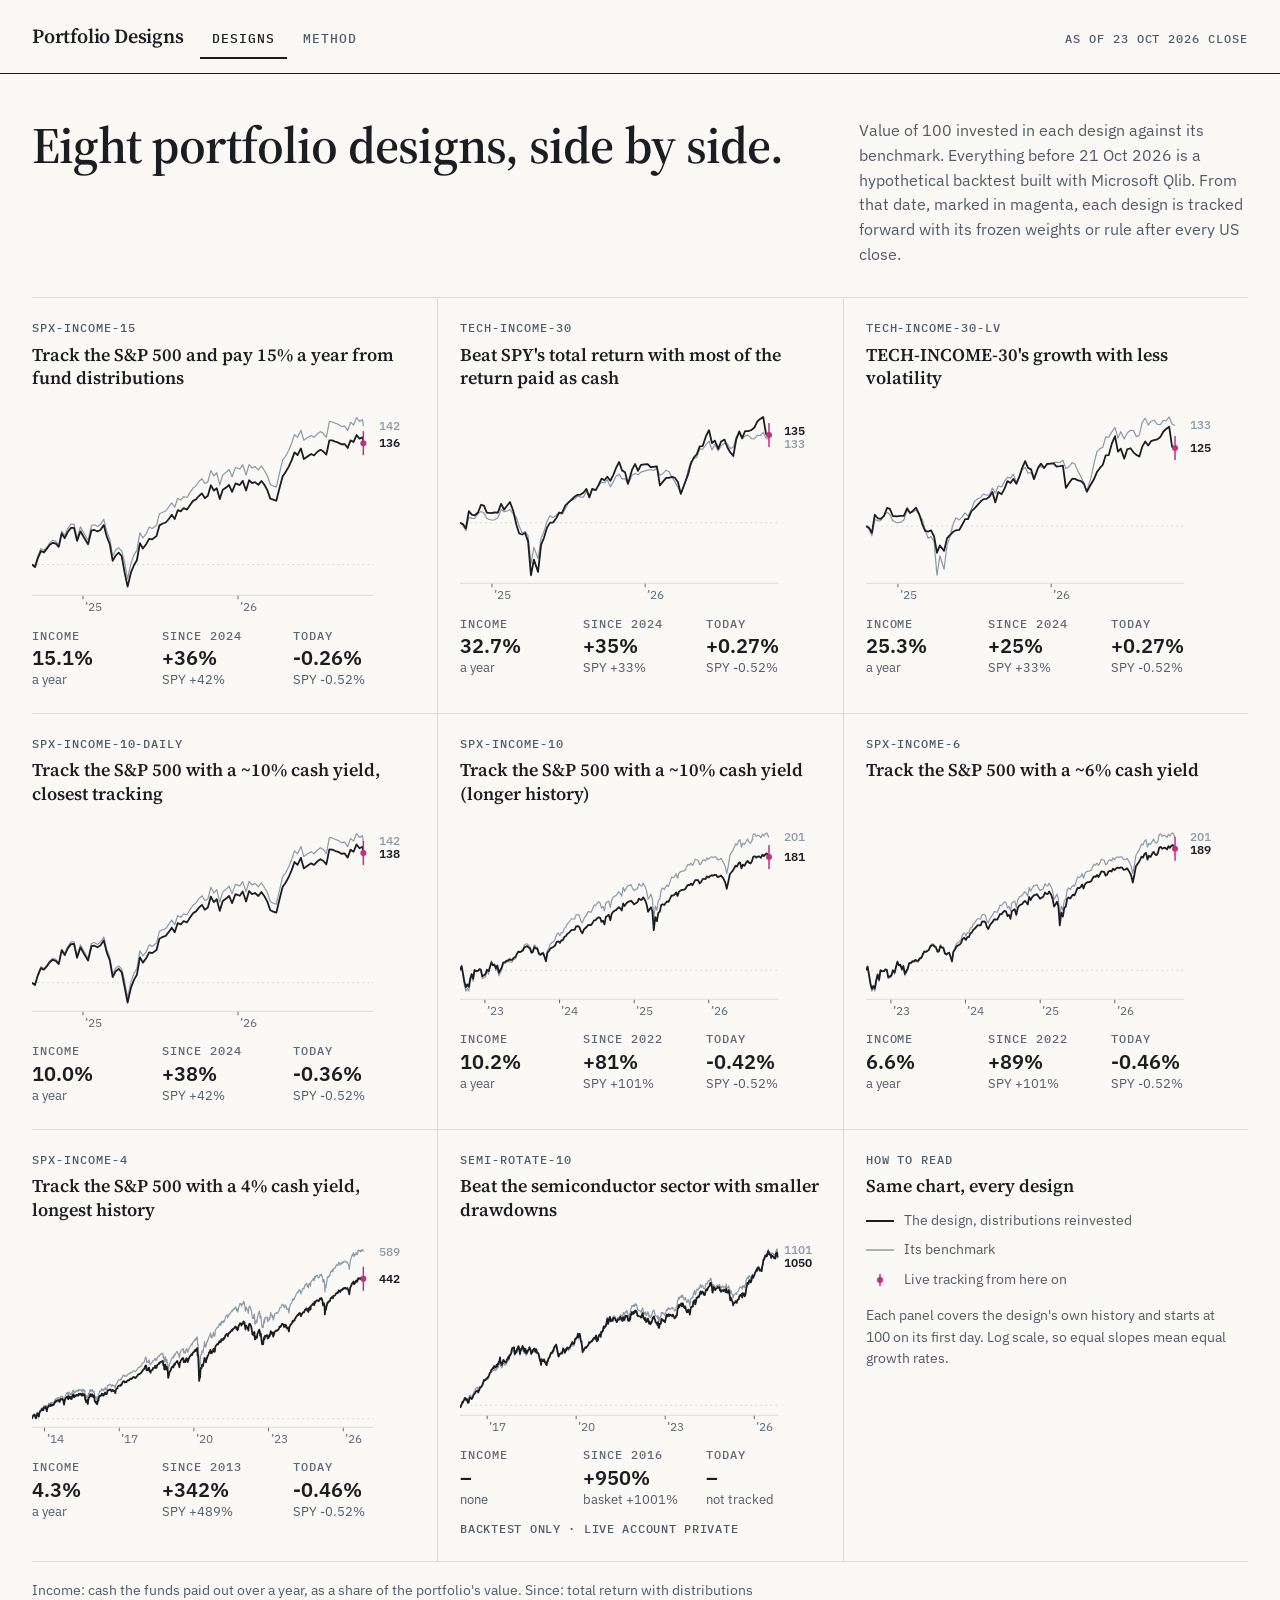
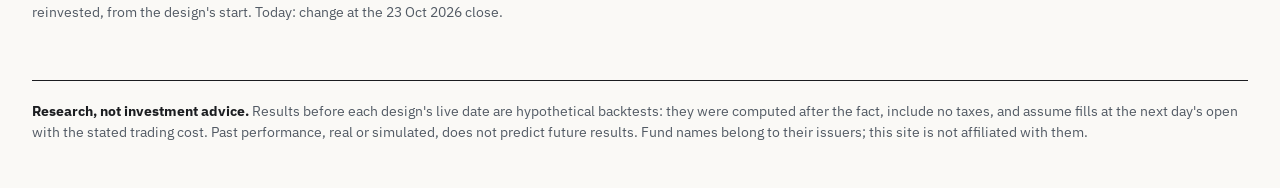
<file: index.html>
<!doctype html>
<html lang="en"><head><meta charset="utf-8"><meta name="viewport" content="width=device-width, initial-scale=1">
<title>Portfolio Designs</title><meta name="description" content="Portfolio designs, backtested with Qlib and tracked forward every trading day."><link rel="preconnect" href="https://fonts.googleapis.com"><link rel="preconnect" href="https://fonts.gstatic.com" crossorigin><link href="https://fonts.googleapis.com/css2?family=IBM+Plex+Mono:wght@500;600&family=IBM+Plex+Sans:wght@400;600&family=Source+Serif+4:opsz,wght@8..60,400;8..60,600&display=swap" rel="stylesheet">
<link rel="stylesheet" href="assets/style.css"></head>
<body>
<header class="top"><div class="wrap">
<a class="brand" href="index.html">Portfolio Designs</a>
<nav class="nav" aria-label="Main"><a href="index.html" aria-current="page">Designs</a><a href="method.html">Method</a></nav>
<span class="tag asof">As of 23 Oct 2026 close</span>
</div></header>
<main class="wrap">
<section class="intro"><h1>Eight portfolio designs, side by side.</h1>
<p>Value of 100 invested in each design against its benchmark. Everything before 21 Oct 2026 is a hypothetical backtest built with Microsoft Qlib. From that date, marked in magenta, each design is tracked forward with its frozen weights or rule after every US close.</p></section>
<section class="multiples"><a class="panel" href="designs/spx-income-15.html">
<div class="tag">SPX-INCOME-15</div><div class="goal">Track the S&amp;P 500 and pay 15% a year from fund distributions</div>
<div class="mini" data-i="0"></div>
<dl class="figs"><div><dt>Income</dt><dd>15.1%<small>a year</small></dd></div>
<div><dt>Since 2024</dt><dd>+36%<small>SPY +42%</small></dd></div>
<div><dt>Today</dt><dd>-0.26%<small>SPY -0.52%</small></dd></div></dl></a><a class="panel" href="designs/tech-income-30.html">
<div class="tag">TECH-INCOME-30</div><div class="goal">Beat SPY&#x27;s total return with most of the return paid as cash</div>
<div class="mini" data-i="1"></div>
<dl class="figs"><div><dt>Income</dt><dd>32.7%<small>a year</small></dd></div>
<div><dt>Since 2024</dt><dd>+35%<small>SPY +33%</small></dd></div>
<div><dt>Today</dt><dd>+0.27%<small>SPY -0.52%</small></dd></div></dl></a><a class="panel" href="designs/tech-income-30-lv.html">
<div class="tag">TECH-INCOME-30-LV</div><div class="goal">TECH-INCOME-30&#x27;s growth with less volatility</div>
<div class="mini" data-i="2"></div>
<dl class="figs"><div><dt>Income</dt><dd>25.3%<small>a year</small></dd></div>
<div><dt>Since 2024</dt><dd>+25%<small>SPY +33%</small></dd></div>
<div><dt>Today</dt><dd>+0.27%<small>SPY -0.52%</small></dd></div></dl></a><a class="panel" href="designs/spx-income-10-daily.html">
<div class="tag">SPX-INCOME-10-DAILY</div><div class="goal">Track the S&amp;P 500 with a ~10% cash yield, closest tracking</div>
<div class="mini" data-i="3"></div>
<dl class="figs"><div><dt>Income</dt><dd>10.0%<small>a year</small></dd></div>
<div><dt>Since 2024</dt><dd>+38%<small>SPY +42%</small></dd></div>
<div><dt>Today</dt><dd>-0.36%<small>SPY -0.52%</small></dd></div></dl></a><a class="panel" href="designs/spx-income-10.html">
<div class="tag">SPX-INCOME-10</div><div class="goal">Track the S&amp;P 500 with a ~10% cash yield (longer history)</div>
<div class="mini" data-i="4"></div>
<dl class="figs"><div><dt>Income</dt><dd>10.2%<small>a year</small></dd></div>
<div><dt>Since 2022</dt><dd>+81%<small>SPY +101%</small></dd></div>
<div><dt>Today</dt><dd>-0.42%<small>SPY -0.52%</small></dd></div></dl></a><a class="panel" href="designs/spx-income-6.html">
<div class="tag">SPX-INCOME-6</div><div class="goal">Track the S&amp;P 500 with a ~6% cash yield</div>
<div class="mini" data-i="5"></div>
<dl class="figs"><div><dt>Income</dt><dd>6.6%<small>a year</small></dd></div>
<div><dt>Since 2022</dt><dd>+89%<small>SPY +101%</small></dd></div>
<div><dt>Today</dt><dd>-0.46%<small>SPY -0.52%</small></dd></div></dl></a><a class="panel" href="designs/spx-income-4.html">
<div class="tag">SPX-INCOME-4</div><div class="goal">Track the S&amp;P 500 with a 4% cash yield, longest history</div>
<div class="mini" data-i="6"></div>
<dl class="figs"><div><dt>Income</dt><dd>4.3%<small>a year</small></dd></div>
<div><dt>Since 2013</dt><dd>+342%<small>SPY +489%</small></dd></div>
<div><dt>Today</dt><dd>-0.46%<small>SPY -0.52%</small></dd></div></dl></a><a class="panel" href="designs/semi-rotate-10.html">
<div class="tag">SEMI-ROTATE-10</div><div class="goal">Beat the semiconductor sector with smaller drawdowns</div>
<div class="mini" data-i="7"></div>
<dl class="figs"><div><dt>Income</dt><dd>–<small>none</small></dd></div>
<div><dt>Since 2016</dt><dd>+950%<small>basket +1001%</small></dd></div>
<div><dt>Today</dt><dd>–<small>not tracked</small></dd></div></dl><div class="state">Backtest only · live account private</div></a><div class="panel key"><div class="tag">How to read</div><h2>Same chart, every design</h2>
<ul><li><svg width="28" height="8" aria-hidden="true"><line x1="0" y1="4" x2="28" y2="4" stroke="#1b1d20" stroke-width="2"/></svg>The design, distributions reinvested</li>
<li><svg width="28" height="8" aria-hidden="true"><line x1="0" y1="4" x2="28" y2="4" stroke="#8d99a6" stroke-width="1.5"/></svg>Its benchmark</li>
<li><svg width="28" height="12" aria-hidden="true"><line x1="14" y1="0" x2="14" y2="12" stroke="#c22f7a" stroke-width="1.5"/><circle cx="14" cy="6" r="3" fill="#c22f7a"/></svg>Live tracking from here on</li></ul>
<p>Each panel covers the design's own history and starts at 100 on its first day. Log scale, so equal slopes mean equal growth rates.</p></div></section>
<p class="note">Income: cash the funds paid out over a year, as a share of the portfolio's value. Since: total return with distributions reinvested, from the design's start. Today: change at the 23 Oct 2026 close.</p>
<script type="application/json" id="multiples-data">{"x0":"2013-07-01","x1":"2026-10-23","years":[2014,2017,2020,2023,2026],"designs":[{"name":"SPX-INCOME-15","benchmark":"SPY","mini":{"dates":["2024-09-03","2024-09-10","2024-09-17","2024-09-24","2024-10-01","2024-10-08","2024-10-15","2024-10-22","2024-10-29","2024-11-05","2024-11-12","2024-11-19","2024-11-26","2024-12-04","2024-12-11","2024-12-18","2024-12-26","2025-01-03","2025-01-13","2025-01-21","2025-01-28","2025-02-04","2025-02-11","2025-02-19","2025-02-26","2025-03-05","2025-03-12","2025-03-19","2025-03-26","2025-04-02","2025-04-09","2025-04-16","2025-04-24","2025-05-01","2025-05-08","2025-05-15","2025-05-22","2025-05-30","2025-06-06","2025-06-13","2025-06-23","2025-06-30","2025-07-08","2025-07-15","2025-07-22","2025-07-29","2025-08-05","2025-08-12","2025-08-19","2025-08-26","2025-09-03","2025-09-10","2025-09-17","2025-09-24","2025-10-01","2025-10-08","2025-10-15","2025-10-22","2025-10-29","2025-11-05","2025-11-12","2025-11-19","2025-11-26","2025-12-04","2025-12-11","2025-12-18","2025-12-26","2026-01-05","2026-01-12","2026-01-20","2026-01-27","2026-02-03","2026-02-10","2026-02-18","2026-02-25","2026-03-04","2026-03-11","2026-03-18","2026-03-25","2026-04-01","2026-04-09","2026-04-16","2026-04-23","2026-04-30","2026-05-07","2026-05-14","2026-05-21","2026-05-29","2026-06-05","2026-06-12","2026-06-22","2026-06-29","2026-07-07","2026-07-14","2026-07-21","2026-07-28","2026-08-04","2026-08-11","2026-08-18","2026-08-25","2026-09-01","2026-09-09","2026-09-16","2026-09-23","2026-09-30","2026-10-07","2026-10-14","2026-10-21","2026-10-23"],"total":[100.0,99.328316,101.615066,103.436102,103.069094,104.049916,105.053229,105.575612,105.335896,104.511617,108.080742,106.818359,108.499179,109.616365,109.636619,106.081798,108.689467,107.079644,105.224135,108.957477,109.057996,108.628099,109.050212,110.400516,107.213567,105.203599,100.869583,102.27545,103.011622,102.116027,98.004587,94.545644,97.992652,99.792068,101.05302,105.50552,104.078847,105.289598,106.662329,106.526021,107.386282,110.325317,110.857052,111.117785,112.115645,113.311474,112.101987,114.621833,114.283129,115.202882,114.80682,116.09543,117.352084,117.796,118.797196,119.580139,118.136194,118.871265,122.05073,120.435411,121.13817,117.880468,120.668685,121.367618,122.095613,120.043567,122.615498,122.119166,123.408037,120.447777,123.582128,122.700946,123.005757,122.172881,123.386974,122.20704,120.537926,118.020012,117.71427,117.387378,121.468473,124.793252,126.18393,127.847814,129.851705,132.586282,131.687763,133.90596,130.361047,131.082885,132.060448,131.571168,132.791078,133.436849,132.85888,131.86048,136.617679,136.613667,136.173439,135.891193,135.341906,135.41004,134.07666,136.669116,136.11159,138.508969,137.255389,137.657392,135.69066],"bench":[100.0,99.694776,102.281361,104.089487,103.602568,104.429245,105.630226,106.273404,105.991779,105.070596,108.740738,107.541583,109.42207,110.695684,110.659367,106.811206,109.915148,108.203344,106.278248,110.226872,110.49486,109.995348,110.6389,112.027998,108.675502,106.582688,102.172865,103.678639,104.256615,103.512441,100.605147,96.406925,100.252239,102.406193,103.611168,108.255521,106.907936,108.059883,109.842652,109.451352,110.35175,113.597725,114.054374,114.384477,115.61684,116.790547,115.453615,118.15312,117.624961,118.606081,118.345661,119.898994,121.177214,121.865444,123.217102,124.074048,122.613906,123.097556,126.700115,124.896073,125.962692,122.146808,125.282268,126.148414,127.027438,124.691948,127.612199,127.134504,128.506743,125.264274,128.567611,127.46834,127.946046,126.87076,128.136023,126.656798,125.033726,122.285549,121.766127,121.473905,126.036493,130.059043,131.314822,133.203103,135.592597,138.660825,137.652873,140.197718,136.696712,137.473481,138.316415,137.687828,138.932012,139.695949,139.037705,137.66187,143.311656,143.168887,142.592227,142.306665,141.54089,141.655853,140.10758,143.012503,142.049637,144.761645,143.345227,143.993964,141.555186]},"live":true},{"name":"TECH-INCOME-30","benchmark":"SPY","mini":{"dates":["2024-10-17","2024-10-24","2024-10-31","2024-11-07","2024-11-14","2024-11-21","2024-11-29","2024-12-06","2024-12-13","2024-12-20","2024-12-30","2025-01-07","2025-01-15","2025-01-23","2025-01-30","2025-02-06","2025-02-13","2025-02-21","2025-02-28","2025-03-07","2025-03-14","2025-03-21","2025-03-28","2025-04-04","2025-04-11","2025-04-21","2025-04-28","2025-05-05","2025-05-12","2025-05-19","2025-05-27","2025-06-03","2025-06-10","2025-06-17","2025-06-25","2025-07-02","2025-07-10","2025-07-17","2025-07-24","2025-07-31","2025-08-07","2025-08-14","2025-08-21","2025-08-28","2025-09-05","2025-09-12","2025-09-19","2025-09-26","2025-10-03","2025-10-10","2025-10-17","2025-10-24","2025-10-31","2025-11-07","2025-11-14","2025-11-21","2025-12-01","2025-12-08","2025-12-15","2025-12-22","2025-12-30","2026-01-07","2026-01-14","2026-01-22","2026-01-29","2026-02-05","2026-02-12","2026-02-20","2026-02-27","2026-03-06","2026-03-13","2026-03-20","2026-03-27","2026-04-06","2026-04-13","2026-04-20","2026-04-27","2026-05-04","2026-05-11","2026-05-18","2026-05-26","2026-06-02","2026-06-09","2026-06-16","2026-06-24","2026-07-01","2026-07-09","2026-07-16","2026-07-23","2026-07-30","2026-08-06","2026-08-13","2026-08-20","2026-08-27","2026-09-03","2026-09-11","2026-09-18","2026-09-25","2026-10-02","2026-10-09","2026-10-16","2026-10-23"],"total":[100.0,99.546043,98.08341,104.013113,102.793281,102.58098,103.580113,106.315466,106.00236,103.486886,103.341146,103.569028,103.546436,106.687672,104.60908,105.980698,107.369679,104.033187,99.447225,96.370043,96.059758,96.554811,93.804391,83.547739,88.131814,84.506056,92.703156,94.99657,98.24687,99.949128,100.094659,101.534244,103.414294,103.42234,106.150839,107.126518,108.280319,109.325181,110.051377,110.124233,110.796674,112.274425,109.045861,112.27921,111.785411,113.705825,116.317079,115.644539,117.028945,115.442518,117.717725,120.708686,123.105736,119.645533,118.895196,114.296987,120.000555,122.243659,119.471419,121.915003,122.132774,122.259528,120.984612,121.122235,121.303742,113.611524,115.029112,116.589109,116.562806,116.946546,116.557836,114.933533,110.39229,114.67409,117.897245,122.43713,125.071963,126.432404,129.87946,130.012602,134.554617,137.231169,131.356336,132.430726,128.765424,132.022047,132.901267,129.383456,127.208697,125.683549,132.999567,136.685702,133.596921,136.759881,136.857881,137.303137,138.546155,141.38876,142.68168,143.645354,135.485458,135.035696],"bench":[100.0,99.073988,97.260939,101.873922,101.487364,101.542123,103.060947,103.960626,103.344876,101.451393,100.948546,101.018909,101.731135,104.643448,103.835141,104.054827,104.64002,102.95991,101.971392,98.837662,96.587761,97.079713,95.647572,86.975489,91.908816,88.455837,94.819602,96.998819,100.351968,102.393473,101.756587,102.606921,103.810128,102.854793,104.814506,107.115813,108.042897,108.426154,109.527619,109.123641,109.15298,111.345549,109.722708,112.030924,111.740886,113.496656,114.900249,114.574794,115.854152,113.051324,115.019699,117.246028,118.078751,116.158822,116.325031,114.091792,117.768868,118.350558,117.848491,118.908622,119.287137,119.733377,119.868794,119.629189,120.507774,117.656723,118.290491,119.707327,119.110034,116.746899,114.994952,112.920253,110.399207,114.724,119.454468,123.392756,124.515762,125.010214,128.716939,128.60378,130.682612,132.246091,128.325212,130.637348,127.990743,130.176177,131.214787,131.041967,128.853051,129.465735,134.156034,135.782891,133.115683,134.5994,134.960731,133.410677,133.286997,134.977382,134.678158,136.240804,133.559979,132.986012]},"live":true},{"name":"TECH-INCOME-30-LV","benchmark":"SPY","mini":{"dates":["2024-10-17","2024-10-24","2024-10-31","2024-11-07","2024-11-14","2024-11-21","2024-11-29","2024-12-06","2024-12-13","2024-12-20","2024-12-30","2025-01-07","2025-01-15","2025-01-23","2025-01-30","2025-02-06","2025-02-13","2025-02-21","2025-02-28","2025-03-07","2025-03-14","2025-03-21","2025-03-28","2025-04-04","2025-04-11","2025-04-21","2025-04-28","2025-05-05","2025-05-12","2025-05-19","2025-05-27","2025-06-03","2025-06-10","2025-06-17","2025-06-25","2025-07-02","2025-07-10","2025-07-17","2025-07-24","2025-07-31","2025-08-07","2025-08-14","2025-08-21","2025-08-28","2025-09-05","2025-09-12","2025-09-19","2025-09-26","2025-10-03","2025-10-10","2025-10-17","2025-10-24","2025-10-31","2025-11-07","2025-11-14","2025-11-21","2025-12-01","2025-12-08","2025-12-15","2025-12-22","2025-12-30","2026-01-07","2026-01-14","2026-01-22","2026-01-29","2026-02-05","2026-02-12","2026-02-20","2026-02-27","2026-03-06","2026-03-13","2026-03-20","2026-03-27","2026-04-06","2026-04-13","2026-04-20","2026-04-27","2026-05-04","2026-05-11","2026-05-18","2026-05-26","2026-06-02","2026-06-09","2026-06-16","2026-06-24","2026-07-01","2026-07-09","2026-07-16","2026-07-23","2026-07-30","2026-08-06","2026-08-13","2026-08-20","2026-08-27","2026-09-03","2026-09-11","2026-09-18","2026-09-25","2026-10-02","2026-10-09","2026-10-16","2026-10-23"],"total":[100.0,99.546043,98.08341,103.259749,102.219643,102.048921,102.925962,105.264464,105.01234,102.889112,102.779026,102.918677,102.933496,105.149885,103.725932,104.448795,105.331194,103.334488,100.552655,98.617261,98.450768,98.790414,97.083315,92.709862,94.650643,93.19861,96.632534,97.482913,98.321899,98.793384,98.895233,100.346893,101.944185,101.962613,104.280527,105.052237,106.183683,107.208301,107.920427,107.991871,108.651304,110.100441,106.934392,110.105133,109.445721,111.198035,113.578191,112.972459,114.274657,112.72562,114.947195,117.867647,120.208193,117.929306,117.428985,114.240668,118.073441,119.321195,117.869282,119.221085,119.386291,119.415006,118.375773,118.504051,118.666708,111.427042,112.802868,114.316978,114.292328,113.772593,113.589198,112.710665,110.207283,112.587662,114.236592,116.537918,117.8929,118.961952,122.165989,122.291538,126.512105,128.999265,123.47684,124.486789,121.041366,124.229244,124.654223,123.220469,122.345517,121.757839,125.251029,127.075915,125.618668,127.190665,127.544757,127.872572,128.721766,130.630941,131.674987,132.552386,125.125391,124.719231],"bench":[100.0,99.073988,97.260939,101.873922,101.487364,101.542123,103.060947,103.960626,103.344876,101.451393,100.948546,101.018909,101.731135,104.643448,103.835141,104.054827,104.64002,102.95991,101.971392,98.837662,96.587761,97.079713,95.647572,86.975489,91.908816,88.455837,94.819602,96.998819,100.351968,102.393473,101.756587,102.606921,103.810128,102.854793,104.814506,107.115813,108.042897,108.426154,109.527619,109.123641,109.15298,111.345549,109.722708,112.030924,111.740886,113.496656,114.900249,114.574794,115.854152,113.051324,115.019699,117.246028,118.078751,116.158822,116.325031,114.091792,117.768868,118.350558,117.848491,118.908622,119.287137,119.733377,119.868794,119.629189,120.507774,117.656723,118.290491,119.707327,119.110034,116.746899,114.994952,112.920253,110.399207,114.724,119.454468,123.392756,124.515762,125.010214,128.716939,128.60378,130.682612,132.246091,128.325212,130.637348,127.990743,130.176177,131.214787,131.041967,128.853051,129.465735,134.156034,135.782891,133.115683,134.5994,134.960731,133.410677,133.286997,134.977382,134.678158,136.240804,133.559979,132.986012]},"live":true},{"name":"SPX-INCOME-10-DAILY","benchmark":"SPY","mini":{"dates":["2024-09-03","2024-09-10","2024-09-17","2024-09-24","2024-10-01","2024-10-08","2024-10-15","2024-10-22","2024-10-29","2024-11-05","2024-11-12","2024-11-19","2024-11-26","2024-12-04","2024-12-11","2024-12-18","2024-12-26","2025-01-03","2025-01-13","2025-01-21","2025-01-28","2025-02-04","2025-02-11","2025-02-19","2025-02-26","2025-03-05","2025-03-12","2025-03-19","2025-03-26","2025-04-02","2025-04-09","2025-04-16","2025-04-24","2025-05-01","2025-05-08","2025-05-15","2025-05-22","2025-05-30","2025-06-06","2025-06-13","2025-06-23","2025-06-30","2025-07-08","2025-07-15","2025-07-22","2025-07-29","2025-08-05","2025-08-12","2025-08-19","2025-08-26","2025-09-03","2025-09-10","2025-09-17","2025-09-24","2025-10-01","2025-10-08","2025-10-15","2025-10-22","2025-10-29","2025-11-05","2025-11-12","2025-11-19","2025-11-26","2025-12-04","2025-12-11","2025-12-18","2025-12-26","2026-01-05","2026-01-12","2026-01-20","2026-01-27","2026-02-03","2026-02-10","2026-02-18","2026-02-25","2026-03-04","2026-03-11","2026-03-18","2026-03-25","2026-04-01","2026-04-09","2026-04-16","2026-04-23","2026-04-30","2026-05-07","2026-05-14","2026-05-21","2026-05-29","2026-06-05","2026-06-12","2026-06-22","2026-06-29","2026-07-07","2026-07-14","2026-07-21","2026-07-28","2026-08-04","2026-08-11","2026-08-18","2026-08-25","2026-09-01","2026-09-09","2026-09-16","2026-09-23","2026-09-30","2026-10-07","2026-10-14","2026-10-21","2026-10-23"],"total":[100.0,99.475671,101.874961,103.699502,103.29276,104.214986,105.302814,105.852552,105.601983,104.738519,108.394583,107.138018,108.898869,110.075749,110.080815,106.411533,109.164508,107.532552,105.656686,109.486104,109.641046,109.194653,109.708112,111.07492,107.819315,105.764897,101.408654,102.859113,103.538873,102.698464,98.980888,95.197551,98.811816,100.750974,101.994329,106.530561,105.137378,106.326169,107.852001,107.644956,108.500873,111.562052,112.06491,112.357756,113.446738,114.626719,113.371507,115.951012,115.545232,116.487162,116.152179,117.544734,118.80907,119.346491,120.482684,121.290464,119.832676,120.477506,123.831832,122.148679,122.981979,119.519453,122.446093,123.217757,124.006282,121.841445,124.556113,124.068146,125.385459,122.320805,125.529538,124.562861,124.924175,124.009047,125.241527,123.955048,122.268595,119.671095,119.287402,118.962774,123.218296,126.792444,128.136445,129.878557,132.01956,134.874934,133.937202,136.281199,132.746846,133.49509,134.430848,133.893774,135.113174,135.812157,135.200095,134.071968,139.142124,139.081267,138.596425,138.316727,137.680968,137.77233,136.360516,139.06657,138.358921,140.87795,139.567073,140.069462,137.919446],"bench":[100.0,99.694776,102.281361,104.089487,103.602568,104.429245,105.630226,106.273404,105.991779,105.070596,108.740738,107.541583,109.42207,110.695684,110.659367,106.811206,109.915148,108.203344,106.278248,110.226872,110.49486,109.995348,110.6389,112.027998,108.675502,106.582688,102.172865,103.678639,104.256615,103.512441,100.605147,96.406925,100.252239,102.406193,103.611168,108.255521,106.907936,108.059883,109.842652,109.451352,110.35175,113.597725,114.054374,114.384477,115.61684,116.790547,115.453615,118.15312,117.624961,118.606081,118.345661,119.898994,121.177214,121.865444,123.217102,124.074048,122.613906,123.097556,126.700115,124.896073,125.962692,122.146808,125.282268,126.148414,127.027438,124.691948,127.612199,127.134504,128.506743,125.264274,128.567611,127.46834,127.946046,126.87076,128.136023,126.656798,125.033726,122.285549,121.766127,121.473905,126.036493,130.059043,131.314822,133.203103,135.592597,138.660825,137.652873,140.197718,136.696712,137.473481,138.316415,137.687828,138.932012,139.695949,139.037705,137.66187,143.311656,143.168887,142.592227,142.306665,141.54089,141.655853,140.10758,143.012503,142.049637,144.761645,143.345227,143.993964,141.555186]},"live":true},{"name":"SPX-INCOME-10","benchmark":"SPY","mini":{"dates":["2022-09-01","2022-09-09","2022-09-16","2022-09-23","2022-09-30","2022-10-07","2022-10-14","2022-10-21","2022-10-28","2022-11-04","2022-11-11","2022-11-18","2022-11-28","2022-12-05","2022-12-12","2022-12-19","2022-12-27","2023-01-04","2023-01-11","2023-01-19","2023-01-26","2023-02-02","2023-02-09","2023-02-16","2023-02-24","2023-03-03","2023-03-10","2023-03-17","2023-03-24","2023-03-31","2023-04-10","2023-04-17","2023-04-24","2023-05-01","2023-05-08","2023-05-15","2023-05-22","2023-05-30","2023-06-06","2023-06-13","2023-06-21","2023-06-28","2023-07-06","2023-07-13","2023-07-20","2023-07-27","2023-08-03","2023-08-10","2023-08-17","2023-08-24","2023-08-31","2023-09-08","2023-09-15","2023-09-22","2023-09-29","2023-10-06","2023-10-13","2023-10-20","2023-10-27","2023-11-03","2023-11-10","2023-11-17","2023-11-27","2023-12-04","2023-12-11","2023-12-18","2023-12-26","2024-01-03","2024-01-10","2024-01-18","2024-01-25","2024-02-01","2024-02-08","2024-02-15","2024-02-23","2024-03-01","2024-03-08","2024-03-15","2024-03-22","2024-04-01","2024-04-08","2024-04-15","2024-04-22","2024-04-29","2024-05-06","2024-05-13","2024-05-20","2024-05-28","2024-06-04","2024-06-11","2024-06-18","2024-06-26","2024-07-03","2024-07-11","2024-07-18","2024-07-25","2024-08-01","2024-08-08","2024-08-15","2024-08-22","2024-08-29","2024-09-06","2024-09-13","2024-09-20","2024-09-27","2024-10-04","2024-10-11","2024-10-18","2024-10-25","2024-11-01","2024-11-08","2024-11-15","2024-11-22","2024-12-02","2024-12-09","2024-12-16","2024-12-23","2024-12-31","2025-01-08","2025-01-16","2025-01-24","2025-01-31","2025-02-07","2025-02-14","2025-02-24","2025-03-03","2025-03-10","2025-03-17","2025-03-24","2025-03-31","2025-04-07","2025-04-14","2025-04-22","2025-04-29","2025-05-06","2025-05-13","2025-05-20","2025-05-28","2025-06-04","2025-06-11","2025-06-18","2025-06-26","2025-07-03","2025-07-11","2025-07-18","2025-07-25","2025-08-01","2025-08-08","2025-08-15","2025-08-22","2025-08-29","2025-09-08","2025-09-15","2025-09-22","2025-09-29","2025-10-06","2025-10-13","2025-10-20","2025-10-27","2025-11-03","2025-11-10","2025-11-17","2025-11-24","2025-12-02","2025-12-09","2025-12-16","2025-12-23","2025-12-31","2026-01-08","2026-01-15","2026-01-23","2026-01-30","2026-02-06","2026-02-13","2026-02-23","2026-03-02","2026-03-09","2026-03-16","2026-03-23","2026-03-30","2026-04-07","2026-04-14","2026-04-21","2026-04-28","2026-05-05","2026-05-12","2026-05-19","2026-05-27","2026-06-03","2026-06-10","2026-06-17","2026-06-25","2026-07-02","2026-07-10","2026-07-17","2026-07-24","2026-07-31","2026-08-07","2026-08-14","2026-08-21","2026-08-28","2026-09-04","2026-09-14","2026-09-21","2026-09-28","2026-10-05","2026-10-12","2026-10-19","2026-10-23"],"total":[100.0,102.197128,97.806549,93.848431,91.44961,92.864963,91.673752,95.556987,97.999989,95.672325,100.106939,99.59479,99.736164,100.552743,100.32275,96.904625,97.303351,98.02892,100.237029,99.518497,101.818501,104.149714,102.523217,103.070326,100.996944,102.524861,98.643917,100.121501,101.310611,104.02649,104.374523,105.117462,105.102709,105.930494,105.541982,105.624788,106.753754,107.157577,108.832097,110.17487,109.929025,110.301846,110.877662,112.692447,113.223746,113.424926,112.67097,112.01465,109.631783,109.95143,112.877886,112.107368,111.838691,109.029159,108.338297,108.897924,109.391516,107.166551,104.809614,109.663164,110.560726,111.981412,112.652467,113.10099,113.954786,115.924069,116.347288,115.369792,116.866964,117.040515,119.123309,119.50754,120.985703,121.574471,122.629628,123.57195,123.525641,123.632817,125.742744,126.046376,125.316008,122.63305,121.385464,123.650929,124.677455,125.450238,126.702628,126.786531,126.744897,128.159417,129.867015,130.076654,131.219888,132.083513,131.599966,128.864907,129.72939,127.165684,132.204314,132.946823,133.717601,130.027534,134.541109,135.937454,136.62858,136.976391,138.213011,139.126929,138.200381,136.823913,141.881621,140.025606,141.843499,143.154137,143.403712,143.95578,143.004976,141.272574,142.136421,142.833477,145.604113,144.734237,144.730368,146.572337,144.092762,141.078873,135.850444,137.665217,139.203171,136.263515,123.382842,132.047441,129.331924,135.073346,136.021927,140.753574,141.383328,140.755765,142.38832,143.496508,143.207734,145.849621,148.072894,147.912356,148.703909,150.401055,147.705783,150.827286,151.755364,152.353366,152.304007,153.142918,155.18454,156.461111,156.246545,157.567709,156.12736,158.270556,160.439799,160.360413,160.318306,157.619196,158.673385,161.262287,161.568729,161.242038,163.554005,162.653683,163.938066,164.551441,164.272228,164.840578,164.845783,162.995605,163.50238,164.292759,162.737249,161.040241,158.189597,153.243909,159.140979,165.3892,166.942094,168.423103,170.448193,172.996088,172.260786,175.367458,176.133678,170.540752,173.963991,172.917837,175.602286,177.520704,175.820643,175.007934,176.901702,181.39225,181.851393,180.528792,181.375467,181.751091,180.413466,183.275592,181.923039,183.6939,184.483885,182.144935,181.12211],"bench":[100.0,101.528115,96.669907,92.25464,89.55431,90.960859,89.66711,93.844222,97.537405,94.360715,99.916814,99.295007,99.264915,100.187577,100.027124,95.718403,96.065991,96.660446,99.622504,97.889603,101.947314,104.977413,102.536724,102.836474,99.839119,101.806275,97.201963,98.604538,100.060859,103.509601,103.565215,104.660006,104.328794,105.056962,104.356605,104.424872,105.886286,106.237717,108.222499,110.404497,110.378121,110.746081,111.575928,114.088333,114.753231,114.831902,113.905622,113.162053,110.720712,110.872976,114.288814,113.063074,112.914339,109.616347,108.867588,109.392221,109.891372,107.265692,104.58908,110.703788,112.211444,114.80401,115.743764,116.306588,117.656354,120.685325,121.626304,119.872184,121.859012,121.841098,124.791962,125.09114,127.423154,128.366728,129.860031,131.138556,130.849613,130.771386,133.690369,133.934005,133.05167,129.391423,128.178158,130.830369,132.500193,133.613406,135.960386,135.89627,135.532041,137.727683,140.687678,140.374703,141.90581,143.197584,142.214578,138.547674,139.731395,136.550828,142.320101,143.130695,143.678812,139.049501,144.620621,146.674862,147.505959,147.895751,149.599334,150.892478,149.459947,147.395004,154.402894,151.191898,153.71112,155.807009,156.078046,156.622681,154.0161,151.78624,152.669381,153.226185,157.455389,155.862648,155.590725,157.903463,154.668725,151.187965,145.1821,146.883652,149.125665,145.30972,131.020067,140.044257,136.960897,143.992722,145.156456,152.440251,154.001449,152.671428,154.801519,156.212033,155.193761,159.412053,162.921422,162.473284,163.504998,165.98528,161.978275,166.00612,167.63706,168.124252,168.056493,169.04132,172.188539,174.21517,173.389603,175.461347,173.222397,175.380372,179.022245,178.525866,178.029471,173.909481,174.708922,178.053003,178.447501,177.358086,180.263973,178.681322,180.670109,181.385447,180.596741,181.31469,180.96097,178.636788,178.804478,179.849972,177.724926,175.303812,172.196114,166.045318,173.205038,182.464096,184.991684,186.991157,190.165083,193.951193,192.781979,197.177663,198.17084,190.601229,194.681618,193.428784,196.189435,198.8684,195.796919,194.648416,196.782133,203.691609,204.502944,201.705417,202.661635,202.882916,200.430469,204.260791,202.177248,204.612013,205.475523,202.406991,200.68787]},"live":true},{"name":"SPX-INCOME-6","benchmark":"SPY","mini":{"dates":["2022-09-01","2022-09-09","2022-09-16","2022-09-23","2022-09-30","2022-10-07","2022-10-14","2022-10-21","2022-10-28","2022-11-04","2022-11-11","2022-11-18","2022-11-28","2022-12-05","2022-12-12","2022-12-19","2022-12-27","2023-01-04","2023-01-11","2023-01-19","2023-01-26","2023-02-02","2023-02-09","2023-02-16","2023-02-24","2023-03-03","2023-03-10","2023-03-17","2023-03-24","2023-03-31","2023-04-10","2023-04-17","2023-04-24","2023-05-01","2023-05-08","2023-05-15","2023-05-22","2023-05-30","2023-06-06","2023-06-13","2023-06-21","2023-06-28","2023-07-06","2023-07-13","2023-07-20","2023-07-27","2023-08-03","2023-08-10","2023-08-17","2023-08-24","2023-08-31","2023-09-08","2023-09-15","2023-09-22","2023-09-29","2023-10-06","2023-10-13","2023-10-20","2023-10-27","2023-11-03","2023-11-10","2023-11-17","2023-11-27","2023-12-04","2023-12-11","2023-12-18","2023-12-26","2024-01-03","2024-01-10","2024-01-18","2024-01-25","2024-02-01","2024-02-08","2024-02-15","2024-02-23","2024-03-01","2024-03-08","2024-03-15","2024-03-22","2024-04-01","2024-04-08","2024-04-15","2024-04-22","2024-04-29","2024-05-06","2024-05-13","2024-05-20","2024-05-28","2024-06-04","2024-06-11","2024-06-18","2024-06-26","2024-07-03","2024-07-11","2024-07-18","2024-07-25","2024-08-01","2024-08-08","2024-08-15","2024-08-22","2024-08-29","2024-09-06","2024-09-13","2024-09-20","2024-09-27","2024-10-04","2024-10-11","2024-10-18","2024-10-25","2024-11-01","2024-11-08","2024-11-15","2024-11-22","2024-12-02","2024-12-09","2024-12-16","2024-12-23","2024-12-31","2025-01-08","2025-01-16","2025-01-24","2025-01-31","2025-02-07","2025-02-14","2025-02-24","2025-03-03","2025-03-10","2025-03-17","2025-03-24","2025-03-31","2025-04-07","2025-04-14","2025-04-22","2025-04-29","2025-05-06","2025-05-13","2025-05-20","2025-05-28","2025-06-04","2025-06-11","2025-06-18","2025-06-26","2025-07-03","2025-07-11","2025-07-18","2025-07-25","2025-08-01","2025-08-08","2025-08-15","2025-08-22","2025-08-29","2025-09-08","2025-09-15","2025-09-22","2025-09-29","2025-10-06","2025-10-13","2025-10-20","2025-10-27","2025-11-03","2025-11-10","2025-11-17","2025-11-24","2025-12-02","2025-12-09","2025-12-16","2025-12-23","2025-12-31","2026-01-08","2026-01-15","2026-01-23","2026-01-30","2026-02-06","2026-02-13","2026-02-23","2026-03-02","2026-03-09","2026-03-16","2026-03-23","2026-03-30","2026-04-07","2026-04-14","2026-04-21","2026-04-28","2026-05-05","2026-05-12","2026-05-19","2026-05-27","2026-06-03","2026-06-10","2026-06-17","2026-06-25","2026-07-02","2026-07-10","2026-07-17","2026-07-24","2026-07-31","2026-08-07","2026-08-14","2026-08-21","2026-08-28","2026-09-04","2026-09-14","2026-09-21","2026-09-28","2026-10-05","2026-10-12","2026-10-19","2026-10-23"],"total":[100.0,101.926243,97.361624,93.206479,90.680016,92.082445,90.856871,94.857351,97.807703,95.122868,100.042344,99.492552,99.559694,100.419839,100.21711,96.427442,96.803784,97.477478,99.99302,98.855804,101.863626,104.478052,102.51926,102.96521,100.504178,102.212334,98.043274,99.488444,100.790162,103.812424,104.037716,104.937332,104.791108,105.581435,105.063947,105.141552,106.412002,106.80061,108.59868,110.28553,110.145227,110.514879,111.178467,113.285556,113.870691,114.022622,113.196655,112.504802,110.101864,110.350185,113.488005,112.532218,112.322522,109.301066,108.584105,109.127671,109.624081,107.243896,104.749911,110.12106,111.269011,113.168351,113.94197,114.430065,115.489999,117.876677,118.510005,117.21575,118.914788,119.009089,121.436566,121.793707,123.615577,124.345228,125.571134,126.649174,126.509137,126.534313,128.966858,129.243447,128.45551,125.371313,124.139255,126.56918,127.848556,128.757792,130.451994,130.47808,130.311923,132.035238,134.228537,134.229847,135.531752,136.56317,135.880088,132.780218,133.773815,130.963235,136.292413,137.057876,137.737872,133.67275,138.609387,140.270347,141.015578,141.379443,142.799997,143.868975,142.746289,141.099112,146.919201,144.536017,146.626883,148.245193,148.504091,149.050984,147.422529,145.4867,146.354587,146.99723,150.342942,149.190696,149.080649,151.112559,148.341359,145.150046,139.622846,141.387629,143.225601,139.916682,126.478655,135.278064,132.416472,138.69503,139.731665,145.491212,146.501529,145.598687,147.424699,148.655058,148.070528,151.34142,154.066115,153.799085,154.686021,156.690702,153.481764,156.965898,158.180627,158.732049,158.681106,159.577783,162.052531,163.61874,163.170469,164.783043,163.032428,165.168143,167.920509,167.678241,167.45768,164.190018,165.138979,168.036046,168.382755,167.75039,170.302339,169.131384,170.693589,171.346146,170.868345,171.496991,171.36052,169.32817,169.696387,170.592724,168.812746,166.826843,163.877763,158.434353,164.845873,172.291597,174.227461,175.908523,178.382367,181.415409,180.518533,184.123976,184.970391,178.591794,182.278319,181.14505,183.868814,186.092215,183.843878,182.899083,184.888356,190.328743,190.933365,189.032499,189.924951,190.242907,188.462661,191.70745,190.069172,192.103279,192.922822,190.307701,189.001265],"bench":[100.0,101.528115,96.669907,92.25464,89.55431,90.960859,89.66711,93.844222,97.537405,94.360715,99.916814,99.295007,99.264915,100.187577,100.027124,95.718403,96.065991,96.660446,99.622504,97.889603,101.947314,104.977413,102.536724,102.836474,99.839119,101.806275,97.201963,98.604538,100.060859,103.509601,103.565215,104.660006,104.328794,105.056962,104.356605,104.424872,105.886286,106.237717,108.222499,110.404497,110.378121,110.746081,111.575928,114.088333,114.753231,114.831902,113.905622,113.162053,110.720712,110.872976,114.288814,113.063074,112.914339,109.616347,108.867588,109.392221,109.891372,107.265692,104.58908,110.703788,112.211444,114.80401,115.743764,116.306588,117.656354,120.685325,121.626304,119.872184,121.859012,121.841098,124.791962,125.09114,127.423154,128.366728,129.860031,131.138556,130.849613,130.771386,133.690369,133.934005,133.05167,129.391423,128.178158,130.830369,132.500193,133.613406,135.960386,135.89627,135.532041,137.727683,140.687678,140.374703,141.90581,143.197584,142.214578,138.547674,139.731395,136.550828,142.320101,143.130695,143.678812,139.049501,144.620621,146.674862,147.505959,147.895751,149.599334,150.892478,149.459947,147.395004,154.402894,151.191898,153.71112,155.807009,156.078046,156.622681,154.0161,151.78624,152.669381,153.226185,157.455389,155.862648,155.590725,157.903463,154.668725,151.187965,145.1821,146.883652,149.125665,145.30972,131.020067,140.044257,136.960897,143.992722,145.156456,152.440251,154.001449,152.671428,154.801519,156.212033,155.193761,159.412053,162.921422,162.473284,163.504998,165.98528,161.978275,166.00612,167.63706,168.124252,168.056493,169.04132,172.188539,174.21517,173.389603,175.461347,173.222397,175.380372,179.022245,178.525866,178.029471,173.909481,174.708922,178.053003,178.447501,177.358086,180.263973,178.681322,180.670109,181.385447,180.596741,181.31469,180.96097,178.636788,178.804478,179.849972,177.724926,175.303812,172.196114,166.045318,173.205038,182.464096,184.991684,186.991157,190.165083,193.951193,192.781979,197.177663,198.17084,190.601229,194.681618,193.428784,196.189435,198.8684,195.796919,194.648416,196.782133,203.691609,204.502944,201.705417,202.661635,202.882916,200.430469,204.260791,202.177248,204.612013,205.475523,202.406991,200.68787]},"live":true},{"name":"SPX-INCOME-4","benchmark":"SPY","mini":{"dates":["2013-07-01","2013-07-09","2013-07-16","2013-07-23","2013-07-30","2013-08-06","2013-08-13","2013-08-20","2013-08-27","2013-09-04","2013-09-11","2013-09-18","2013-09-25","2013-10-02","2013-10-09","2013-10-16","2013-10-23","2013-10-30","2013-11-06","2013-11-13","2013-11-20","2013-11-27","2013-12-05","2013-12-12","2013-12-19","2013-12-27","2014-01-06","2014-01-13","2014-01-21","2014-01-28","2014-02-04","2014-02-11","2014-02-19","2014-02-26","2014-03-05","2014-03-12","2014-03-19","2014-03-26","2014-04-02","2014-04-09","2014-04-16","2014-04-24","2014-05-01","2014-05-08","2014-05-15","2014-05-22","2014-05-30","2014-06-06","2014-06-13","2014-06-20","2014-06-27","2014-07-07","2014-07-14","2014-07-21","2014-07-28","2014-08-04","2014-08-11","2014-08-18","2014-08-25","2014-09-02","2014-09-09","2014-09-16","2014-09-23","2014-09-30","2014-10-07","2014-10-14","2014-10-21","2014-10-28","2014-11-04","2014-11-11","2014-11-18","2014-11-25","2014-12-03","2014-12-10","2014-12-17","2014-12-24","2015-01-02","2015-01-09","2015-01-16","2015-01-26","2015-02-02","2015-02-09","2015-02-17","2015-02-24","2015-03-03","2015-03-10","2015-03-17","2015-03-24","2015-03-31","2015-04-08","2015-04-15","2015-04-22","2015-04-29","2015-05-06","2015-05-13","2015-05-20","2015-05-28","2015-06-04","2015-06-11","2015-06-18","2015-06-25","2015-07-02","2015-07-10","2015-07-17","2015-07-24","2015-07-31","2015-08-07","2015-08-14","2015-08-21","2015-08-28","2015-09-04","2015-09-14","2015-09-21","2015-09-28","2015-10-05","2015-10-12","2015-10-19","2015-10-26","2015-11-02","2015-11-09","2015-11-16","2015-11-23","2015-12-01","2015-12-08","2015-12-15","2015-12-22","2015-12-30","2016-01-07","2016-01-14","2016-01-22","2016-01-29","2016-02-05","2016-02-12","2016-02-22","2016-02-29","2016-03-07","2016-03-14","2016-03-21","2016-03-29","2016-04-05","2016-04-12","2016-04-19","2016-04-26","2016-05-03","2016-05-10","2016-05-17","2016-05-24","2016-06-01","2016-06-08","2016-06-15","2016-06-22","2016-06-29","2016-07-07","2016-07-14","2016-07-21","2016-07-28","2016-08-04","2016-08-11","2016-08-18","2016-08-25","2016-09-01","2016-09-09","2016-09-16","2016-09-23","2016-09-30","2016-10-07","2016-10-14","2016-10-21","2016-10-28","2016-11-04","2016-11-11","2016-11-18","2016-11-28","2016-12-05","2016-12-12","2016-12-19","2016-12-27","2017-01-04","2017-01-11","2017-01-19","2017-01-26","2017-02-02","2017-02-09","2017-02-16","2017-02-24","2017-03-03","2017-03-10","2017-03-17","2017-03-24","2017-03-31","2017-04-07","2017-04-17","2017-04-24","2017-05-01","2017-05-08","2017-05-15","2017-05-22","2017-05-30","2017-06-06","2017-06-13","2017-06-20","2017-06-27","2017-07-05","2017-07-12","2017-07-19","2017-07-26","2017-08-02","2017-08-09","2017-08-16","2017-08-23","2017-08-30","2017-09-07","2017-09-14","2017-09-21","2017-09-28","2017-10-05","2017-10-12","2017-10-19","2017-10-26","2017-11-02","2017-11-09","2017-11-16","2017-11-24","2017-12-01","2017-12-08","2017-12-15","2017-12-22","2018-01-02","2018-01-09","2018-01-17","2018-01-24","2018-01-31","2018-02-07","2018-02-14","2018-02-22","2018-03-01","2018-03-08","2018-03-15","2018-03-22","2018-03-29","2018-04-06","2018-04-13","2018-04-20","2018-04-27","2018-05-04","2018-05-11","2018-05-18","2018-05-25","2018-06-04","2018-06-11","2018-06-18","2018-06-25","2018-07-02","2018-07-10","2018-07-17","2018-07-24","2018-07-31","2018-08-07","2018-08-14","2018-08-21","2018-08-28","2018-09-05","2018-09-12","2018-09-19","2018-09-26","2018-10-03","2018-10-10","2018-10-17","2018-10-24","2018-10-31","2018-11-07","2018-11-14","2018-11-21","2018-11-29","2018-12-07","2018-12-14","2018-12-21","2018-12-31","2019-01-08","2019-01-15","2019-01-23","2019-01-30","2019-02-06","2019-02-13","2019-02-21","2019-02-28","2019-03-07","2019-03-14","2019-03-21","2019-03-28","2019-04-04","2019-04-11","2019-04-18","2019-04-26","2019-05-03","2019-05-10","2019-05-17","2019-05-24","2019-06-03","2019-06-10","2019-06-17","2019-06-24","2019-07-01","2019-07-09","2019-07-16","2019-07-23","2019-07-30","2019-08-06","2019-08-13","2019-08-20","2019-08-27","2019-09-04","2019-09-11","2019-09-18","2019-09-25","2019-10-02","2019-10-09","2019-10-16","2019-10-23","2019-10-30","2019-11-06","2019-11-13","2019-11-20","2019-11-27","2019-12-05","2019-12-12","2019-12-19","2019-12-27","2020-01-06","2020-01-13","2020-01-21","2020-01-28","2020-02-04","2020-02-11","2020-02-19","2020-02-26","2020-03-04","2020-03-11","2020-03-18","2020-03-25","2020-04-01","2020-04-08","2020-04-16","2020-04-23","2020-04-30","2020-05-07","2020-05-14","2020-05-21","2020-05-29","2020-06-05","2020-06-12","2020-06-19","2020-06-26","2020-07-06","2020-07-13","2020-07-20","2020-07-27","2020-08-03","2020-08-10","2020-08-17","2020-08-24","2020-08-31","2020-09-08","2020-09-15","2020-09-22","2020-09-29","2020-10-06","2020-10-13","2020-10-20","2020-10-27","2020-11-03","2020-11-10","2020-11-17","2020-11-24","2020-12-02","2020-12-09","2020-12-16","2020-12-23","2020-12-31","2021-01-08","2021-01-15","2021-01-25","2021-02-01","2021-02-08","2021-02-16","2021-02-23","2021-03-02","2021-03-09","2021-03-16","2021-03-23","2021-03-30","2021-04-07","2021-04-14","2021-04-21","2021-04-28","2021-05-05","2021-05-12","2021-05-19","2021-05-26","2021-06-03","2021-06-10","2021-06-17","2021-06-24","2021-07-01","2021-07-09","2021-07-16","2021-07-23","2021-07-30","2021-08-06","2021-08-13","2021-08-20","2021-08-27","2021-09-03","2021-09-13","2021-09-20","2021-09-27","2021-10-04","2021-10-11","2021-10-18","2021-10-25","2021-11-01","2021-11-08","2021-11-15","2021-11-22","2021-11-30","2021-12-07","2021-12-14","2021-12-21","2021-12-29","2022-01-05","2022-01-12","2022-01-20","2022-01-27","2022-02-03","2022-02-10","2022-02-17","2022-02-25","2022-03-04","2022-03-11","2022-03-18","2022-03-25","2022-04-01","2022-04-08","2022-04-18","2022-04-25","2022-05-02","2022-05-09","2022-05-16","2022-05-23","2022-05-31","2022-06-07","2022-06-14","2022-06-22","2022-06-29","2022-07-07","2022-07-14","2022-07-21","2022-07-28","2022-08-04","2022-08-11","2022-08-18","2022-08-25","2022-09-01","2022-09-09","2022-09-16","2022-09-23","2022-09-30","2022-10-07","2022-10-14","2022-10-21","2022-10-28","2022-11-04","2022-11-11","2022-11-18","2022-11-28","2022-12-05","2022-12-12","2022-12-19","2022-12-27","2023-01-04","2023-01-11","2023-01-19","2023-01-26","2023-02-02","2023-02-09","2023-02-16","2023-02-24","2023-03-03","2023-03-10","2023-03-17","2023-03-24","2023-03-31","2023-04-10","2023-04-17","2023-04-24","2023-05-01","2023-05-08","2023-05-15","2023-05-22","2023-05-30","2023-06-06","2023-06-13","2023-06-21","2023-06-28","2023-07-06","2023-07-13","2023-07-20","2023-07-27","2023-08-03","2023-08-10","2023-08-17","2023-08-24","2023-08-31","2023-09-08","2023-09-15","2023-09-22","2023-09-29","2023-10-06","2023-10-13","2023-10-20","2023-10-27","2023-11-03","2023-11-10","2023-11-17","2023-11-27","2023-12-04","2023-12-11","2023-12-18","2023-12-26","2024-01-03","2024-01-10","2024-01-18","2024-01-25","2024-02-01","2024-02-08","2024-02-15","2024-02-23","2024-03-01","2024-03-08","2024-03-15","2024-03-22","2024-04-01","2024-04-08","2024-04-15","2024-04-22","2024-04-29","2024-05-06","2024-05-13","2024-05-20","2024-05-28","2024-06-04","2024-06-11","2024-06-18","2024-06-26","2024-07-03","2024-07-11","2024-07-18","2024-07-25","2024-08-01","2024-08-08","2024-08-15","2024-08-22","2024-08-29","2024-09-06","2024-09-13","2024-09-20","2024-09-27","2024-10-04","2024-10-11","2024-10-18","2024-10-25","2024-11-01","2024-11-08","2024-11-15","2024-11-22","2024-12-02","2024-12-09","2024-12-16","2024-12-23","2024-12-31","2025-01-08","2025-01-16","2025-01-24","2025-01-31","2025-02-07","2025-02-14","2025-02-24","2025-03-03","2025-03-10","2025-03-17","2025-03-24","2025-03-31","2025-04-07","2025-04-14","2025-04-22","2025-04-29","2025-05-06","2025-05-13","2025-05-20","2025-05-28","2025-06-04","2025-06-11","2025-06-18","2025-06-26","2025-07-03","2025-07-11","2025-07-18","2025-07-25","2025-08-01","2025-08-08","2025-08-15","2025-08-22","2025-08-29","2025-09-08","2025-09-15","2025-09-22","2025-09-29","2025-10-06","2025-10-13","2025-10-20","2025-10-27","2025-11-03","2025-11-10","2025-11-17","2025-11-24","2025-12-02","2025-12-09","2025-12-16","2025-12-23","2025-12-31","2026-01-08","2026-01-15","2026-01-23","2026-01-30","2026-02-06","2026-02-13","2026-02-23","2026-03-02","2026-03-09","2026-03-16","2026-03-23","2026-03-30","2026-04-07","2026-04-14","2026-04-21","2026-04-28","2026-05-05","2026-05-12","2026-05-19","2026-05-27","2026-06-03","2026-06-10","2026-06-17","2026-06-25","2026-07-02","2026-07-10","2026-07-17","2026-07-24","2026-07-31","2026-08-07","2026-08-14","2026-08-21","2026-08-28","2026-09-04","2026-09-14","2026-09-21","2026-09-28","2026-10-05","2026-10-12","2026-10-19","2026-10-23"],"total":[100.0,101.645442,102.933106,103.428394,103.349576,104.212153,103.911106,101.63628,100.34353,101.79023,103.710159,105.798511,104.158674,104.050905,102.151119,105.825525,107.082107,108.175939,108.749481,109.305403,109.418574,110.870921,109.626055,109.257879,111.136536,113.04896,112.345488,111.91366,113.262788,110.371304,108.101051,112.071693,112.824476,113.710608,115.294615,114.987422,114.841127,114.339674,116.509754,115.475665,114.748761,115.742299,116.061604,115.810983,115.70749,116.858947,118.478004,119.921027,119.199898,120.817153,120.504431,121.546285,121.694544,121.535651,121.816477,119.471457,119.574029,121.559764,123.066161,123.343685,122.794194,123.401214,122.304345,121.93868,119.580821,116.144885,119.691716,122.003607,123.291381,124.790462,125.488038,126.287824,126.533504,123.790666,123.017314,126.977463,126.006493,125.439836,123.879288,125.876577,123.058696,125.518152,128.058169,129.182713,128.844934,125.320519,126.937938,127.997118,126.634845,127.462944,128.64461,128.753846,128.675651,127.598353,128.652813,130.425254,129.843401,128.930158,129.81961,130.433923,129.508389,127.808302,127.927598,130.703105,128.116918,129.573138,128.020014,128.596944,122.152124,122.43853,118.835374,120.853396,121.64862,116.86048,122.056818,124.449928,125.807418,127.591748,129.798645,128.178076,126.768197,129.124036,129.772869,128.147017,125.786958,126.377032,128.00398,121.003076,119.767398,118.507366,119.588404,117.349069,116.514541,121.273349,120.905625,124.675325,125.825363,127.421505,127.713315,127.32589,128.246057,130.482959,129.827466,128.331832,129.675588,127.723466,129.482736,130.999051,132.07111,129.734165,130.354039,129.633186,131.143011,134.902185,135.081158,135.268789,135.135265,136.347964,136.498982,136.08404,135.689709,133.595303,133.995876,135.683147,135.641664,134.997355,134.019882,134.367724,133.51619,131.17285,135.453245,136.650887,137.941002,137.931038,140.955575,141.319098,141.831731,142.010483,142.317143,141.782831,143.721567,142.799795,144.695241,146.742051,147.961238,148.928884,148.41802,148.781864,146.790112,147.897948,147.794631,147.49499,148.998835,149.89638,150.353623,150.507175,150.037622,151.319605,152.415704,153.22218,153.000455,152.180751,152.838894,153.522042,155.152992,155.538714,155.390304,155.306011,155.391868,153.779564,154.848469,155.172743,156.832527,157.315421,157.755662,160.049844,160.131926,160.553664,160.7802,161.356445,161.780876,162.439557,163.516258,165.393835,166.11204,167.569005,168.440052,169.301954,172.051554,174.217106,176.069344,175.18446,166.900914,167.848632,168.928449,167.084189,170.870309,171.805842,165.934866,164.864741,162.958981,166.355452,167.260196,167.542229,167.505661,171.315475,170.768282,171.024177,172.639199,174.900429,174.875113,171.338116,171.802827,176.144022,177.346213,177.917268,178.054059,180.651115,179.611444,181.299806,182.93765,182.68379,182.843678,184.198048,183.463179,184.457354,176.248995,177.459509,168.491226,173.10086,178.15746,171.389846,168.486514,173.871012,168.15495,165.95407,154.271835,159.067365,163.08773,165.172705,166.252366,168.393062,171.168155,172.604896,173.807834,174.519573,172.5619,176.358919,179.094753,176.95024,180.467856,181.14029,182.197071,183.993105,184.571962,180.938131,179.785992,177.981597,172.800723,181.886495,182.113052,185.531126,186.866639,188.007916,189.581488,189.994773,190.318931,182.356374,185.25534,183.78873,182.003101,186.117223,189.240131,189.853288,188.632961,182.497078,184.551394,189.053432,189.917791,192.515094,194.074168,195.113574,195.654488,198.474389,196.523288,199.524459,201.562557,202.901836,203.651364,206.379903,207.608526,205.270294,206.345948,210.146145,211.950325,195.713798,196.567035,172.488086,149.28693,153.526984,154.919153,169.135213,171.990985,170.846111,176.93502,175.368591,174.965044,179.895778,184.334524,190.895558,185.694252,186.573277,182.01191,191.311875,189.343027,194.611739,195.327366,198.375744,201.544267,202.802628,204.208352,207.621998,200.322333,204.374423,200.825132,202.872052,203.361352,209.804379,206.854541,204.387777,203.409069,213.440019,216.384188,217.978977,219.955963,219.883277,221.683214,220.593903,223.603661,227.218869,225.185177,229.191472,225.712888,232.450128,233.134784,230.664168,230.432602,231.071644,235.77676,234.35605,236.553014,241.748436,243.673677,244.767892,245.846014,245.144967,240.05456,243.212143,247.828122,248.133379,250.42571,250.090694,252.662026,254.703974,256.826458,254.655063,258.398233,258.056134,259.989086,261.643569,261.900884,264.786762,266.126547,263.57881,258.554217,263.207049,255.799249,259.420909,266.905601,269.919355,271.865857,275.234398,274.810101,274.373037,268.355415,275.142665,273.098282,274.11268,280.907117,277.419278,278.595538,266.544446,258.467708,266.964814,268.64057,262.871816,263.290842,260.685892,254.720194,269.144234,273.210408,273.801088,271.750257,267.641171,262.672718,254.795028,245.019023,246.205375,242.502992,249.813334,251.356579,232.243247,232.855631,235.79743,239.621357,235.7741,245.354607,248.714167,252.128774,254.371702,257.30664,253.355342,240.84289,246.830011,234.975424,226.198263,220.168719,223.810726,220.839378,230.305344,237.272668,232.50673,241.511374,240.128909,240.645776,242.674657,242.248084,234.442991,235.212904,236.813675,242.605057,240.53779,248.13893,253.195548,249.584774,250.389337,244.749026,249.162527,238.96772,242.594151,245.795548,252.204332,252.607172,254.431839,253.963668,255.631257,254.660451,255.340403,257.507622,258.40125,262.366468,265.986005,264.821702,265.793513,267.655194,272.390728,273.424092,273.58285,271.971655,270.61799,264.867837,265.461831,271.544377,270.039546,269.207469,262.475299,260.9186,262.209349,263.517544,257.541223,252.293548,264.38329,266.939531,270.68791,272.634122,273.795011,276.1503,281.494476,283.300578,280.522234,284.247438,284.567002,289.770136,290.449918,294.319567,295.755233,298.492605,300.759573,300.569042,301.085766,306.319279,307.076317,305.893264,299.594292,296.877829,301.710528,304.715569,306.592558,309.683087,309.714474,309.116024,313.232642,317.77928,317.648548,320.668868,322.770162,321.747784,314.595329,317.091185,310.648978,323.267972,325.384388,326.768562,318.329487,328.846382,332.15291,333.997871,334.882615,338.034257,340.047575,337.503727,333.723497,346.953956,341.84299,346.58213,350.183281,350.947189,351.847718,351.020803,347.72621,349.783682,351.611229,358.706551,356.082126,356.176205,360.422371,354.073544,346.726289,333.379752,337.101013,340.735482,334.230247,302.693413,323.983464,317.384053,329.858231,332.014298,342.401717,344.506991,342.644613,346.791097,349.479418,348.538971,355.335854,360.72351,360.309575,361.391577,365.711308,359.000235,366.545767,368.333438,369.416586,369.628476,371.756276,376.592754,379.694519,378.796264,382.51181,379.386409,384.532265,390.395818,389.862704,389.642217,383.89367,386.751076,392.435318,393.34621,392.219496,397.915488,395.668307,399.279974,400.775671,399.574455,400.999891,400.76585,396.933679,398.177544,400.401623,396.619321,392.323611,385.120372,374.124147,388.100835,402.534082,406.370541,410.448577,416.170759,421.764206,419.570718,427.631396,429.529363,416.48533,425.461925,422.765387,428.859132,433.967163,429.650268,428.227086,432.764717,443.558178,444.923076,441.231747,443.302595,444.182546,440.321455,447.13326,444.095819,448.548635,450.114716,444.884114,441.712945],"bench":[100.0,102.435185,103.916368,104.920295,104.579485,105.285977,105.211606,102.714083,101.319707,102.819403,105.081473,107.343483,105.368966,105.456175,103.226734,107.255954,108.812809,109.88393,110.431987,111.185529,111.241564,112.891846,111.534271,111.029872,113.122252,115.213603,114.280618,113.861135,115.420177,112.220607,109.916488,114.042706,114.693883,115.839648,117.655481,117.361179,116.972988,116.42596,118.885003,117.759229,117.155539,118.224663,118.539098,118.13029,117.954181,119.331487,121.274794,122.972812,122.186677,123.915491,123.839666,124.907549,124.96447,124.800136,125.090833,122.620039,122.563188,124.812774,126.607422,126.866508,126.051374,126.784347,125.80839,125.179886,122.792826,119.262968,123.307072,126.062333,127.751071,129.725505,130.595243,131.585646,132.080883,129.077968,128.208183,132.732699,131.238902,130.485655,128.813137,131.251682,128.998242,130.72825,134.226484,135.311686,134.871195,130.951657,132.853979,133.998029,132.465492,133.459406,135.030387,135.158594,135.120209,133.497886,134.767507,136.601392,136.332057,134.838035,135.799853,136.537295,135.319465,133.67643,133.785947,137.007658,134.120963,135.73189,134.088773,135.035967,127.56807,128.502367,124.191753,126.395399,127.343445,121.870469,128.645304,130.620719,131.818984,134.170071,136.365737,134.869552,133.276228,135.510776,136.553585,134.137691,132.894102,132.687599,134.270804,126.530498,125.149292,124.230576,126.315543,122.556095,121.696074,127.006146,126.21124,130.791614,132.036055,134.137667,134.43236,133.823315,134.956288,137.56282,136.920993,135.113459,136.613214,134.255578,136.23331,137.805119,139.180402,136.154731,137.09274,136.144753,138.034082,142.3723,142.471106,142.8002,142.563269,144.037891,144.176099,143.412496,143.208346,140.50276,141.271517,143.005024,143.210143,142.376438,141.106131,141.675112,140.722373,138.082445,143.289503,144.665697,145.975748,146.319809,149.793383,150.196505,150.688975,150.89536,151.241382,150.449372,152.725509,151.687334,153.570765,156.312797,157.657143,158.775209,158.28943,158.536422,156.417502,157.674131,157.313178,156.892098,158.629991,159.639273,160.294388,160.722217,160.200807,161.524252,162.667309,163.563032,163.325746,162.197324,163.164568,163.997458,165.99907,166.294626,166.301317,166.173737,165.965485,164.366876,165.340835,165.918446,168.081307,168.44245,169.090506,171.999793,171.986292,172.762592,172.64785,173.97762,174.369109,174.672869,175.847455,178.615034,179.323796,180.918373,181.596835,182.451702,186.366559,189.806441,192.228541,191.360056,181.705418,183.008069,183.557639,181.725716,186.067953,186.678594,179.707991,179.353787,177.017277,180.71615,181.710655,181.676644,181.308751,185.961285,184.925889,185.484502,187.357707,189.850903,189.334458,185.530051,186.118456,190.935513,192.009851,192.789874,192.598314,195.506383,194.356788,196.026351,198.475925,197.867022,197.928637,199.365512,199.346526,200.611241,191.387081,192.864895,182.465332,186.115146,193.249728,185.819614,182.259066,188.41774,181.262481,179.131692,166.509013,172.883327,177.619134,180.094231,182.209805,185.092765,188.660145,190.215734,191.8957,192.76681,190.22953,194.481354,197.81665,195.025119,199.517895,200.233111,201.490094,203.844066,204.274591,200.156719,198.587428,196.462562,190.76145,200.760858,201.038716,204.995528,206.404989,207.472635,209.279851,209.454292,209.935816,200.920475,204.23494,202.518351,200.271532,205.27464,209.607833,210.200931,208.731794,202.030089,204.280336,209.278527,210.315957,213.302203,215.377275,216.779288,217.949902,221.251647,218.82613,222.408288,225.051088,227.537747,228.087317,231.123522,233.483357,230.376718,231.905413,236.27296,238.442701,219.53527,220.493282,193.371942,169.167017,174.972527,174.519009,194.274592,197.867211,197.85299,205.93096,203.946939,202.02666,209.048806,215.73791,226.380965,215.660028,219.76142,213.647847,225.746917,224.174056,230.921062,230.138179,234.102368,238.927842,240.59322,244.158922,248.706704,237.24816,242.201712,236.118119,237.597233,239.426484,250.28784,245.464516,241.777382,240.212536,253.081722,257.783542,259.641425,262.192394,262.235307,264.607626,263.869381,268.397491,273.693401,269.703535,275.939487,270.083817,280.331269,281.615774,278.171222,277.482345,277.934456,284.20637,280.521907,284.287278,292.825966,296.324945,299.651161,300.608723,299.420803,291.976407,295.900213,301.811043,301.595012,305.079617,303.898931,307.153673,311.003522,314.680064,311.660858,317.872741,316.839898,319.714618,322.192222,320.343086,325.319785,327.363861,322.668898,314.615541,320.847331,310.702587,315.086543,324.144301,330.202217,333.455824,339.897687,338.810772,338.91225,330.209476,339.426709,335.861575,336.822967,347.308887,340.691542,342.611324,324.962839,313.684388,324.853795,326.831693,317.916576,318.418268,314.360664,305.561944,324.345436,330.304854,330.472628,326.570172,319.567721,312.667292,302.433364,290.536305,291.936781,289.624564,301.302708,303.352364,272.811144,274.370149,278.728972,285.065835,276.948852,292.245116,297.578358,303.512194,307.775875,313.563263,307.424202,290.508925,297.966585,283.713355,270.759644,262.837294,266.963891,263.168233,275.423231,286.258461,276.938544,293.239278,291.414992,291.326707,294.033653,293.56291,280.92179,281.941558,283.685598,292.375817,287.291753,299.196449,308.086291,300.925688,301.805109,293.011331,298.782664,285.274323,289.389263,293.661882,303.779956,303.94312,307.155068,306.183343,308.319676,306.264937,306.465221,310.752782,311.783828,317.60687,324.008516,323.931131,325.01067,327.445313,334.816319,336.767027,336.997835,334.280273,332.098758,324.93624,325.38296,335.404498,331.808368,331.372003,321.696204,319.499462,321.038655,322.503086,314.799747,306.946981,324.886589,329.309816,336.916004,339.673098,341.324337,345.284341,354.170872,356.931559,351.785242,357.614289,357.56173,366.219108,367.09685,373.93862,376.70692,381.088039,384.839034,383.99132,383.761812,392.325657,393.040448,390.451814,379.713216,376.153686,383.934859,388.833865,392.099862,398.985537,398.79743,397.728838,404.170512,412.854678,411.936459,416.428489,420.218355,417.334367,406.576239,410.049092,400.717803,417.643955,420.022114,421.630203,408.04852,424.393326,430.420151,432.858459,434.002048,439.000097,442.793982,438.591159,432.532935,453.093,443.672433,451.063441,457.212456,458.007635,459.60551,451.958206,445.416142,448.007139,449.640717,462.048547,457.375691,456.577912,463.363126,453.872905,443.660895,426.040616,431.032707,437.610426,426.415035,384.491404,410.966981,401.920879,422.551165,425.965383,447.334907,451.915222,448.013145,454.262503,458.400732,455.41328,467.789097,478.085041,476.770273,479.797162,487.073925,475.317994,487.135067,491.919994,493.349338,493.150544,496.039875,505.273328,511.21915,508.797062,514.875241,508.306506,514.637671,525.322362,523.866064,522.409718,510.322305,512.667741,522.478757,523.636154,520.439977,528.965401,524.322147,530.15694,532.255632,529.941689,532.048042,531.010281,524.191493,524.683467,527.750787,521.51623,514.413058,505.295553,487.250069,508.255578,535.420221,542.835772,548.701916,558.013723,569.121586,565.691291,578.587549,581.501375,559.29331,571.264539,567.588919,575.68824,583.54791,574.536659,571.167128,577.427125,597.698456,600.07879,591.871276,594.676673,595.325877,588.130778,599.368349,593.255556,600.398781,602.932183,593.929586,588.885952]},"live":true},{"name":"SEMI-ROTATE-10","benchmark":"Matched basket","mini":{"dates":["2016-02-02","2016-02-09","2016-02-17","2016-02-24","2016-03-02","2016-03-09","2016-03-16","2016-03-23","2016-03-31","2016-04-07","2016-04-14","2016-04-21","2016-04-28","2016-05-05","2016-05-12","2016-05-19","2016-05-26","2016-06-03","2016-06-10","2016-06-17","2016-06-24","2016-07-01","2016-07-11","2016-07-18","2016-07-25","2016-08-01","2016-08-08","2016-08-15","2016-08-22","2016-08-29","2016-09-06","2016-09-13","2016-09-20","2016-09-27","2016-10-04","2016-10-11","2016-10-18","2016-10-25","2016-11-01","2016-11-08","2016-11-15","2016-11-22","2016-11-30","2016-12-07","2016-12-14","2016-12-21","2016-12-29","2017-01-06","2017-01-13","2017-01-23","2017-01-30","2017-02-06","2017-02-13","2017-02-21","2017-02-28","2017-03-07","2017-03-14","2017-03-21","2017-03-28","2017-04-04","2017-04-11","2017-04-19","2017-04-26","2017-05-03","2017-05-10","2017-05-17","2017-05-24","2017-06-01","2017-06-08","2017-06-15","2017-06-22","2017-06-29","2017-07-07","2017-07-14","2017-07-21","2017-07-28","2017-08-04","2017-08-11","2017-08-18","2017-08-25","2017-09-01","2017-09-11","2017-09-18","2017-09-25","2017-10-02","2017-10-09","2017-10-16","2017-10-23","2017-10-30","2017-11-06","2017-11-13","2017-11-20","2017-11-28","2017-12-05","2017-12-12","2017-12-19","2017-12-27","2018-01-04","2018-01-11","2018-01-19","2018-01-26","2018-02-02","2018-02-09","2018-02-16","2018-02-26","2018-03-05","2018-03-12","2018-03-19","2018-03-26","2018-04-03","2018-04-10","2018-04-17","2018-04-24","2018-05-01","2018-05-08","2018-05-15","2018-05-22","2018-05-30","2018-06-06","2018-06-13","2018-06-20","2018-06-27","2018-07-05","2018-07-12","2018-07-19","2018-07-26","2018-08-02","2018-08-09","2018-08-16","2018-08-23","2018-08-30","2018-09-07","2018-09-14","2018-09-21","2018-09-28","2018-10-05","2018-10-12","2018-10-19","2018-10-26","2018-11-02","2018-11-09","2018-11-16","2018-11-26","2018-12-03","2018-12-11","2018-12-18","2018-12-26","2019-01-03","2019-01-10","2019-01-17","2019-01-25","2019-02-01","2019-02-08","2019-02-15","2019-02-25","2019-03-04","2019-03-11","2019-03-18","2019-03-25","2019-04-01","2019-04-08","2019-04-15","2019-04-23","2019-04-30","2019-05-07","2019-05-14","2019-05-21","2019-05-29","2019-06-05","2019-06-12","2019-06-19","2019-06-26","2019-07-03","2019-07-11","2019-07-18","2019-07-25","2019-08-01","2019-08-08","2019-08-15","2019-08-22","2019-08-29","2019-09-06","2019-09-13","2019-09-20","2019-09-27","2019-10-04","2019-10-11","2019-10-18","2019-10-25","2019-11-01","2019-11-08","2019-11-15","2019-11-22","2019-12-02","2019-12-09","2019-12-16","2019-12-23","2019-12-31","2020-01-08","2020-01-15","2020-01-23","2020-01-30","2020-02-06","2020-02-13","2020-02-21","2020-02-28","2020-03-06","2020-03-13","2020-03-20","2020-03-27","2020-04-03","2020-04-13","2020-04-20","2020-04-27","2020-05-04","2020-05-11","2020-05-18","2020-05-26","2020-06-02","2020-06-09","2020-06-16","2020-06-23","2020-06-30","2020-07-08","2020-07-15","2020-07-22","2020-07-29","2020-08-05","2020-08-12","2020-08-19","2020-08-26","2020-09-02","2020-09-10","2020-09-17","2020-09-24","2020-10-01","2020-10-08","2020-10-15","2020-10-22","2020-10-29","2020-11-05","2020-11-12","2020-11-19","2020-11-27","2020-12-04","2020-12-11","2020-12-18","2020-12-28","2021-01-05","2021-01-12","2021-01-20","2021-01-27","2021-02-03","2021-02-10","2021-02-18","2021-02-25","2021-03-04","2021-03-11","2021-03-18","2021-03-25","2021-04-01","2021-04-09","2021-04-16","2021-04-23","2021-04-30","2021-05-07","2021-05-14","2021-05-21","2021-05-28","2021-06-07","2021-06-14","2021-06-21","2021-06-28","2021-07-06","2021-07-13","2021-07-20","2021-07-27","2021-08-03","2021-08-10","2021-08-17","2021-08-24","2021-08-31","2021-09-08","2021-09-15","2021-09-22","2021-09-29","2021-10-06","2021-10-13","2021-10-20","2021-10-27","2021-11-03","2021-11-10","2021-11-17","2021-11-24","2021-12-02","2021-12-09","2021-12-16","2021-12-23","2021-12-31","2022-01-07","2022-01-14","2022-01-24","2022-01-31","2022-02-07","2022-02-14","2022-02-22","2022-03-01","2022-03-08","2022-03-15","2022-03-22","2022-03-29","2022-04-05","2022-04-12","2022-04-20","2022-04-27","2022-05-04","2022-05-11","2022-05-18","2022-05-25","2022-06-02","2022-06-09","2022-06-16","2022-06-24","2022-07-01","2022-07-11","2022-07-18","2022-07-25","2022-08-01","2022-08-08","2022-08-15","2022-08-22","2022-08-29","2022-09-06","2022-09-13","2022-09-20","2022-09-27","2022-10-04","2022-10-11","2022-10-18","2022-10-25","2022-11-01","2022-11-08","2022-11-15","2022-11-22","2022-11-30","2022-12-07","2022-12-14","2022-12-21","2022-12-29","2023-01-06","2023-01-13","2023-01-23","2023-01-30","2023-02-06","2023-02-13","2023-02-21","2023-02-28","2023-03-07","2023-03-14","2023-03-21","2023-03-28","2023-04-04","2023-04-12","2023-04-19","2023-04-26","2023-05-03","2023-05-10","2023-05-17","2023-05-24","2023-06-01","2023-06-08","2023-06-15","2023-06-23","2023-06-30","2023-07-10","2023-07-17","2023-07-24","2023-07-31","2023-08-07","2023-08-14","2023-08-21","2023-08-28","2023-09-05","2023-09-12","2023-09-19","2023-09-26","2023-10-03","2023-10-10","2023-10-17","2023-10-24","2023-10-31","2023-11-07","2023-11-14","2023-11-21","2023-11-29","2023-12-06","2023-12-13","2023-12-20","2023-12-28","2024-01-05","2024-01-12","2024-01-22","2024-01-29","2024-02-05","2024-02-12","2024-02-20","2024-02-27","2024-03-05","2024-03-12","2024-03-19","2024-03-26","2024-04-03","2024-04-10","2024-04-17","2024-04-24","2024-05-01","2024-05-08","2024-05-15","2024-05-22","2024-05-30","2024-06-06","2024-06-13","2024-06-21","2024-06-28","2024-07-08","2024-07-15","2024-07-22","2024-07-29","2024-08-05","2024-08-12","2024-08-19","2024-08-26","2024-09-03","2024-09-10","2024-09-17","2024-09-24","2024-10-01","2024-10-08","2024-10-15","2024-10-22","2024-10-29","2024-11-05","2024-11-12","2024-11-19","2024-11-26","2024-12-04","2024-12-11","2024-12-18","2024-12-26","2025-01-03","2025-01-13","2025-01-21","2025-01-28","2025-02-04","2025-02-11","2025-02-19","2025-02-26","2025-03-05","2025-03-12","2025-03-19","2025-03-26","2025-04-02","2025-04-09","2025-04-16","2025-04-24","2025-05-01","2025-05-08","2025-05-15","2025-05-22","2025-05-30","2025-06-06","2025-06-13","2025-06-23","2025-06-30","2025-07-08","2025-07-15","2025-07-22","2025-07-29","2025-08-05","2025-08-12","2025-08-19","2025-08-26","2025-09-03","2025-09-10","2025-09-17","2025-09-24","2025-10-01","2025-10-08","2025-10-15","2025-10-22","2025-10-29","2025-11-05","2025-11-12","2025-11-19","2025-11-26","2025-12-04","2025-12-11","2025-12-18","2025-12-26","2026-01-05","2026-01-12","2026-01-20","2026-01-27","2026-02-03","2026-02-10","2026-02-18","2026-02-25","2026-03-04","2026-03-11","2026-03-18","2026-03-25","2026-04-01","2026-04-09","2026-04-16","2026-04-23","2026-04-30","2026-05-07","2026-05-14","2026-05-21","2026-05-29","2026-06-05","2026-06-12","2026-06-22","2026-06-29","2026-07-07","2026-07-14","2026-07-21","2026-07-28","2026-08-04","2026-08-11","2026-08-18","2026-08-25","2026-09-01","2026-09-09","2026-09-16","2026-09-23","2026-09-30","2026-10-07","2026-10-14","2026-10-16"],"total":[100.0,97.136,99.901,102.114,105.194,104.602,107.477,109.579,112.103,110.013,111.866,108.818,109.773,104.709,103.923,104.32,111.909,113.64,112.875,111.144,110.14,111.576,115.073,117.796,118.973,120.891,121.506,124.403,125.025,125.895,126.256,122.552,126.136,127.717,132.142,132.69,132.843,135.662,136.884,140.171,144.551,149.649,147.923,148.797,150.046,152.512,153.44,152.825,157.108,160.231,165.585,168.199,169.535,176.017,176.367,179.329,181.615,180.345,186.825,185.329,182.314,183.453,190.079,186.384,193.647,192.628,199.311,202.03,214.734,196.548,197.995,190.298,193.121,201.801,205.802,203.598,200.451,197.694,197.633,198.749,208.018,209.807,215.687,210.324,221.818,222.14,225.897,230.816,239.852,249.292,247.851,251.564,251.233,226.226,227.558,236.966,233.509,245.278,246.361,256.807,253.515,239.053,226.722,239.89,247.317,246.272,257.426,252.077,249.715,234.709,238.485,245.76,229.943,228.632,235.231,239.589,239.557,245.749,252.58,244.922,242.118,227.011,231.28,233.708,240.226,244.699,246.155,247.498,234.878,237.046,243.477,230.039,228.731,229.715,223.823,214.011,205.459,201.689,190.594,208.524,205.166,202.559,201.277,207.156,198.178,197.719,192.664,189.715,201.461,201.748,209.555,212.679,214.994,222.467,230.136,229.982,231.641,238.222,236.496,246.615,254.299,255.936,259.064,262.665,254.035,241.303,229.835,217.882,220.545,225.756,226.836,228.003,229.643,227.319,234.693,246.489,240.123,240.26,230.298,243.473,238.52,247.578,250.988,247.236,245.871,250.116,251.701,253.501,258.819,264.044,269.036,274.139,265.271,266.486,268.117,283.725,289.212,289.622,296.695,296.602,312.041,295.94,301.299,312.849,298.847,276.781,277.71,256.781,233.147,241.28,239.715,248.243,249.408,252.681,250.194,254.433,256.01,260.154,264.622,272.579,269.823,273.259,274.409,278.637,276.937,282.213,288.113,291.967,293.214,288.131,295.665,304.279,277.374,282.875,281.849,298.716,304.422,309.501,307.215,298.41,323.563,318.798,324.5,329.379,348.032,341.482,350.498,349.492,360.604,383.865,397.554,365.762,374.845,392.696,408.982,389.269,381.156,390.363,384.607,383.872,401.202,404.154,401.274,398.968,385.823,385.36,375.522,380.707,392.099,390.744,396.163,391.245,408.41,402.782,399.424,384.404,383.865,406.063,405.896,389.286,405.182,415.149,410.985,416.486,412.09,389.262,384.439,382.816,402.189,391.512,427.065,422.78,441.95,436.389,427.951,442.442,433.341,448.392,453.277,441.33,446.3,415.151,418.578,415.375,412.054,411.22,412.114,403.684,407.598,425.307,433.706,410.757,396.733,401.387,387.208,401.378,375.737,383.39,381.362,398.178,386.509,366.845,378.067,363.579,369.009,376.835,389.183,403.259,405.994,412.303,397.188,389.166,373.969,374.275,369.5,358.571,376.061,343.539,343.58,366.06,365.354,366.628,396.413,386.831,392.081,382.861,386.602,380.609,375.336,391.361,411.34,424.474,412.274,424.688,426.543,414.532,423.534,419.81,419.08,420.126,411.78,423.621,414.559,411.026,399.018,406.279,404.849,420.621,417.85,460.405,468.979,492.267,477.385,496.938,491.676,505.902,483.597,505.908,506.5,487.578,474.664,470.34,483.569,457.393,450.304,438.954,442.924,459.032,455.697,438.774,423.904,451.684,476.963,478.352,483.603,481.294,520.959,522.588,533.513,499.162,513.664,555.939,554.512,554.587,569.5,561.819,577.406,604.441,613.482,589.282,602.772,612.32,604.72,587.154,580.664,578.123,599.124,626.728,634.495,624.385,635.279,656.682,661.463,665.688,700.416,705.332,687.05,651.258,601.039,620.029,656.749,649.044,632.368,628.291,638.765,646.429,646.028,658.14,652.21,648.284,655.83,620.972,627.868,607.741,621.227,625.44,623.985,615.886,630.974,625.698,608.099,640.507,602.513,601.616,601.316,626.604,604.1,568.326,532.939,554.085,542.012,527.331,518.511,492.141,508.217,508.494,513.563,525.489,516.338,510.94,532.81,537.658,541.679,562.963,576.371,579.071,573.375,587.831,555.291,597.487,577.619,594.706,567.254,573.318,595.637,641.825,669.394,702.872,693.826,692.091,725.873,734.575,727.644,707.761,725.488,767.543,789.793,761.898,781.207,806.505,827.335,842.16,865.887,849.816,894.609,891.932,895.416,860.48,853.662,855.158,865.922,847.743,912.899,944.68,1010.181,1016.228,1038.341,1075.442,1070.256,1090.961,1074.98,1117.002,1163.576,1136.246,1101.203,1106.866,1102.825,1046.06,1082.704,1079.556,1069.145,1062.161,1042.476,1057.475,1036.711,1121.812,1123.573,1139.687,1064.943,1050.113],"bench":[100.0,96.882,99.747,101.32,104.537,103.989,106.537,107.822,110.164,108.297,110.511,108.928,110.688,106.111,104.875,106.785,115.911,117.748,116.761,116.195,113.93,114.94,118.234,121.298,124.014,126.022,127.547,130.131,131.766,132.735,133.063,127.193,131.203,133.669,135.636,133.898,134.08,136.248,135.794,138.971,142.934,150.556,149.02,150.081,151.555,154.455,154.772,153.275,156.596,155.977,162.276,165.614,167.262,172.704,170.5,172.246,174.609,173.512,178.218,176.534,174.052,174.406,179.904,178.7,186.008,182.538,189.223,191.87,200.609,186.922,189.252,181.675,185.056,193.241,195.542,194.443,190.367,189.456,190.109,191.682,200.691,201.718,209.234,203.91,214.203,216.883,221.929,224.524,230.012,238.541,236.502,240.328,241.372,222.15,224.07,232.185,229.147,238.45,238.65,248.39,244.968,232.778,221.966,232.941,239.346,238.603,247.067,242.878,244.167,228.788,233.439,241.039,222.301,223.179,228.002,231.957,234.258,238.412,247.443,243.652,240.532,224.116,228.738,232.849,237.535,237.503,235.597,237.85,230.228,234.024,240.024,229.638,229.169,229.826,225.237,214.469,204.336,200.324,189.587,207.186,206.277,205.334,204.255,210.107,201.192,200.518,195.956,193.242,204.077,203.872,212.28,215.056,216.365,223.692,229.042,227.059,226.202,231.46,229.15,237.29,246.403,247.867,253.666,253.655,244.168,233.726,224.803,214.598,219.143,224.862,227.5,230.155,236.155,235.817,242.181,252.035,242.986,238.722,230.328,242.009,235.765,242.949,246.3,243.186,238.033,241.986,243.922,244.284,252.877,260.592,265.027,265.96,256.524,257.799,261.043,277.575,285.051,284.2,288.928,290.46,302.602,287.633,294.401,303.726,291.553,269.631,268.828,248.76,231.662,240.42,237.702,246.62,248.047,250.98,248.901,253.299,256.008,259.404,263.189,272.109,271.94,274.178,274.277,277.275,278.186,281.644,283.242,290.334,292.208,287.237,290.144,300.996,274.039,279.296,276.957,290.983,298.72,303.387,300.562,293.286,319.804,318.671,329.33,338.936,355.536,347.526,356.154,355.827,366.648,389.677,403.762,373.9,384.332,399.02,412.165,393.566,384.903,397.034,395.084,393.877,412.604,415.378,413.111,410.378,399.185,398.685,387.752,394.065,404.758,404.469,410.855,404.985,423.271,419.32,417.163,406.012,410.549,438.859,435.571,419.941,433.335,444.008,439.346,452.694,445.267,423.473,416.245,410.453,431.831,432.825,463.235,470.59,489.192,488.834,482.577,494.071,483.205,500.186,503.857,487.823,496.58,459.977,459.34,453.567,450.403,450.337,449.194,440.737,443.105,462.083,472.983,448.137,432.502,439.546,424.358,442.513,417.397,424.952,424.644,444.357,431.633,408.968,418.813,403.086,410.716,419.709,433.085,446.77,450.624,457.091,436.393,426.973,413.265,413.428,410.942,400.405,417.144,382.208,382.461,404.755,405.954,411.682,439.632,432.35,437.64,428.503,434.188,426.188,417.418,429.798,448.585,461.929,454.976,470.737,473.604,460.199,465.502,463.892,466.959,473.0,464.707,475.025,465.742,462.945,448.166,454.468,458.136,478.035,476.721,531.367,535.712,558.322,542.408,561.488,557.17,576.25,556.722,579.303,565.061,546.949,538.014,538.077,557.196,533.54,526.632,514.688,520.13,540.117,533.231,506.317,485.285,520.171,548.386,552.746,560.673,553.231,595.165,598.841,622.53,580.763,592.228,634.147,631.786,626.86,647.97,636.245,651.506,670.214,683.255,651.377,667.209,673.931,664.807,642.408,642.179,638.475,665.835,688.786,696.15,689.75,701.592,729.568,724.775,721.158,749.449,757.462,729.77,685.163,634.059,650.686,683.471,673.836,658.553,654.428,663.941,670.748,668.162,677.42,671.303,666.869,686.531,658.798,663.724,644.263,657.452,670.792,663.424,648.602,661.033,661.921,650.679,689.806,645.261,652.392,650.577,670.523,647.984,627.385,597.624,620.733,608.322,589.38,579.812,552.567,579.462,580.221,585.024,597.637,592.09,585.961,608.859,612.739,621.528,643.201,658.167,657.416,654.382,660.863,636.188,671.829,657.523,673.7,651.649,667.349,696.54,736.472,751.541,772.497,756.21,753.044,791.545,782.674,767.914,744.342,760.619,793.398,806.755,776.188,792.123,816.593,839.686,852.455,880.813,864.181,893.174,901.072,915.536,879.54,871.622,869.535,886.546,873.334,931.587,971.651,1023.382,1047.771,1071.991,1100.412,1091.392,1119.478,1099.385,1151.337,1197.816,1168.838,1130.909,1140.879,1137.07,1092.366,1126.566,1128.682,1121.289,1106.344,1090.71,1111.294,1092.753,1168.943,1181.209,1207.283,1127.443,1101.125]},"live":false}]}</script>

<footer class="disc"><strong>Research, not investment advice.</strong> Results before each design's live date are hypothetical backtests:
they were computed after the fact, include no taxes, and assume fills at the next day's open with the stated trading cost. Past
performance, real or simulated, does not predict future results. Fund names belong to their issuers; this site is not affiliated with them.</footer>
</main>
<script src="assets/charts.js"></script>
</body></html>
</file>
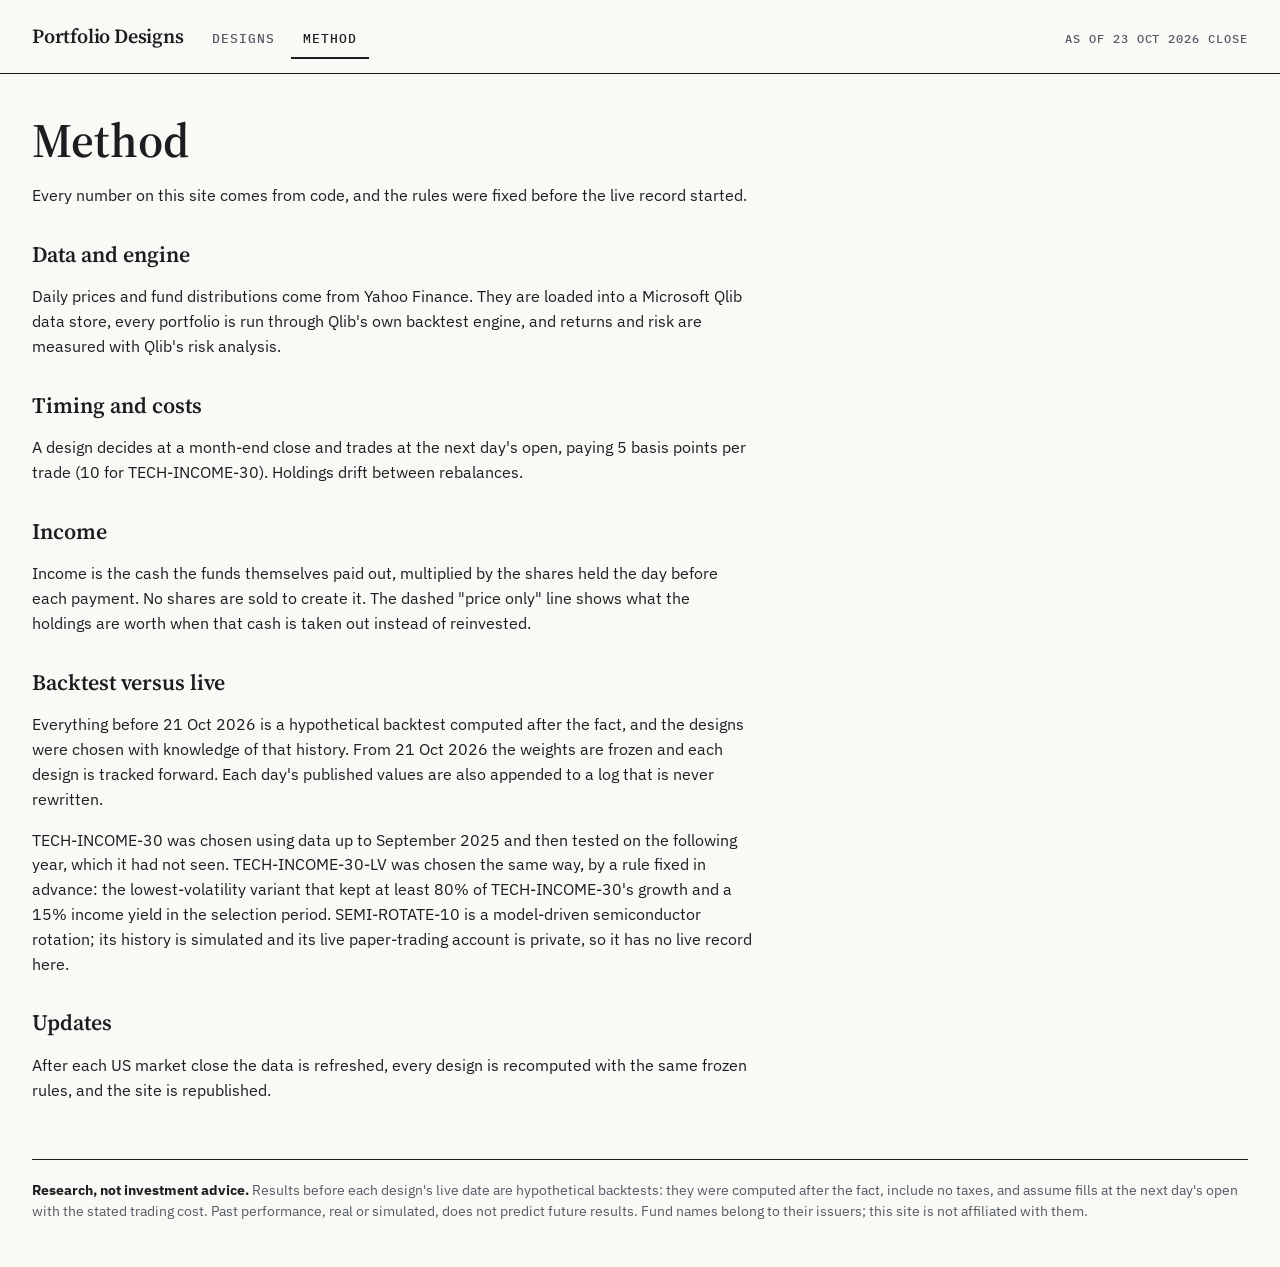
<file: method.html>
<!doctype html>
<html lang="en"><head><meta charset="utf-8"><meta name="viewport" content="width=device-width, initial-scale=1">
<title>Method — Portfolio Designs</title><meta name="description" content="How the portfolio designs are computed and tracked."><link rel="preconnect" href="https://fonts.googleapis.com"><link rel="preconnect" href="https://fonts.gstatic.com" crossorigin><link href="https://fonts.googleapis.com/css2?family=IBM+Plex+Mono:wght@500;600&family=IBM+Plex+Sans:wght@400;600&family=Source+Serif+4:opsz,wght@8..60,400;8..60,600&display=swap" rel="stylesheet">
<link rel="stylesheet" href="assets/style.css"></head>
<body>
<header class="top"><div class="wrap">
<a class="brand" href="index.html">Portfolio Designs</a>
<nav class="nav" aria-label="Main"><a href="index.html">Designs</a><a href="method.html" aria-current="page">Method</a></nav>
<span class="tag asof">As of 23 Oct 2026 close</span>
</div></header>
<main class="wrap">
<div class="method"><h1>Method</h1>
<p>Every number on this site comes from code, and the rules were fixed before the live record started.</p>
<h2>Data and engine</h2>
<p>Daily prices and fund distributions come from Yahoo Finance. They are loaded into a Microsoft Qlib data store, every portfolio is run through Qlib's own backtest engine, and returns and risk are measured with Qlib's risk analysis.</p>
<h2>Timing and costs</h2>
<p>A design decides at a month-end close and trades at the next day's open, paying 5 basis points per trade (10 for TECH-INCOME-30). Holdings drift between rebalances.</p>
<h2>Income</h2>
<p>Income is the cash the funds themselves paid out, multiplied by the shares held the day before each payment. No shares are sold to create it. The dashed "price only" line shows what the holdings are worth when that cash is taken out instead of reinvested.</p>
<h2>Backtest versus live</h2>
<p>Everything before 21 Oct 2026 is a hypothetical backtest computed after the fact, and the designs were chosen with knowledge of that history. From 21 Oct 2026 the weights are frozen and each design is tracked forward. Each day's published values are also appended to a log that is never rewritten.</p>
<p>TECH-INCOME-30 was chosen using data up to September 2025 and then tested on the following year, which it had not seen. TECH-INCOME-30-LV was chosen the same way, by a rule fixed in advance: the lowest-volatility variant that kept at least 80% of TECH-INCOME-30's growth and a 15% income yield in the selection period. SEMI-ROTATE-10 is a model-driven semiconductor rotation; its history is simulated and its live paper-trading account is private, so it has no live record here.</p>
<h2>Updates</h2>
<p>After each US market close the data is refreshed, every design is recomputed with the same frozen rules, and the site is republished.</p>
</div>
<footer class="disc"><strong>Research, not investment advice.</strong> Results before each design's live date are hypothetical backtests:
they were computed after the fact, include no taxes, and assume fills at the next day's open with the stated trading cost. Past
performance, real or simulated, does not predict future results. Fund names belong to their issuers; this site is not affiliated with them.</footer>
</main>
<script src="assets/charts.js"></script>
</body></html>
</file>
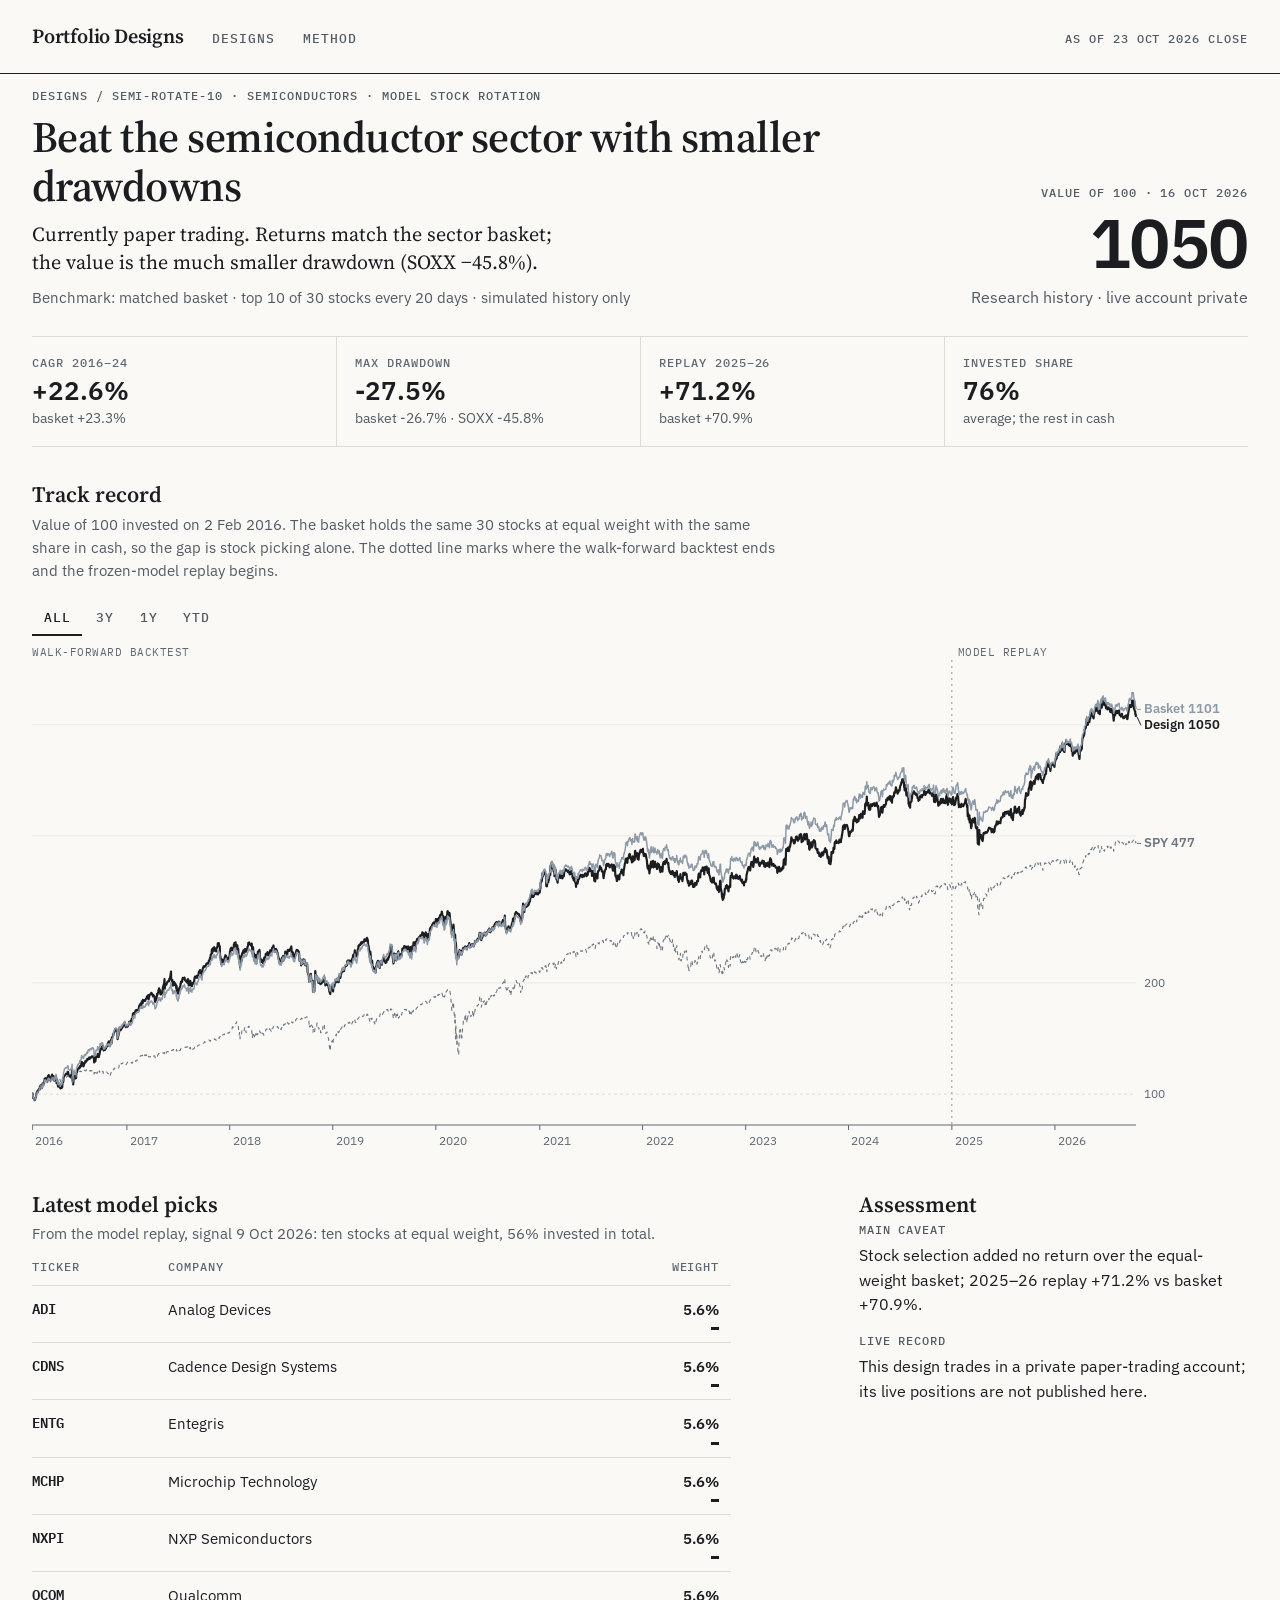
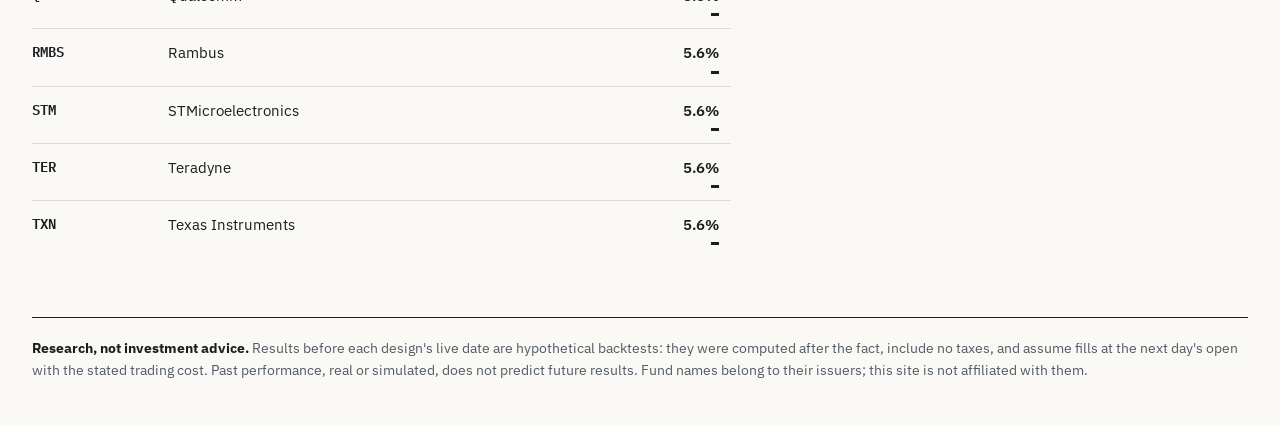
<file: designs/semi-rotate-10.html>
<!doctype html>
<html lang="en"><head><meta charset="utf-8"><meta name="viewport" content="width=device-width, initial-scale=1">
<title>SEMI-ROTATE-10 — Portfolio Designs</title><meta name="description" content="Beat the semiconductor sector with smaller drawdowns"><link rel="preconnect" href="https://fonts.googleapis.com"><link rel="preconnect" href="https://fonts.gstatic.com" crossorigin><link href="https://fonts.googleapis.com/css2?family=IBM+Plex+Mono:wght@500;600&family=IBM+Plex+Sans:wght@400;600&family=Source+Serif+4:opsz,wght@8..60,400;8..60,600&display=swap" rel="stylesheet">
<link rel="stylesheet" href="../assets/style.css"></head>
<body>
<header class="top"><div class="wrap">
<a class="brand" href="../index.html">Portfolio Designs</a>
<nav class="nav" aria-label="Main"><a href="../index.html">Designs</a><a href="../method.html">Method</a></nav>
<span class="tag asof">As of 23 Oct 2026 close</span>
</div></header>
<main class="wrap">
<section class="dhead"><div class="title"><div class="crumb tag"><a href="../index.html">Designs</a> / SEMI-ROTATE-10 · Semiconductors · model stock rotation</div><h1>Beat the semiconductor sector with smaller drawdowns</h1>
<p class="stand">Currently paper trading. Returns match the sector basket; the value is the much smaller drawdown (SOXX −45.8%).</p><div class="sub">Benchmark: matched basket · top 10 of 30 stocks every 20 days · simulated history only</div></div><div class="value"><div class="tag">Value of 100 · 16 Oct 2026</div><span class="big">1050</span><div class="chg">Research history · live account private</div></div></section>
<dl class="facts"><div><dt>CAGR 2016–24</dt><dd>+22.6%<small>basket +23.3%</small></dd></div><div><dt>Max drawdown</dt><dd>-27.5%<small>basket -26.7% · SOXX -45.8%</small></dd></div><div><dt>Replay 2025–26</dt><dd>+71.2%<small>basket +70.9%</small></dd></div><div><dt>Invested share</dt><dd>76%<small>average; the rest in cash</small></dd></div></dl>
<section class="sect"><h2>Track record</h2><p class="sub">Value of 100 invested on 2 Feb 2016. The basket holds the same 30 stocks at equal weight with the same share in cash, so the gap is stock picking alone. The dotted line marks where the walk-forward backtest ends and the frozen-model replay begins.</p>
<div class="ranges" role="group" aria-label="Time range"><button type="button" data-r="ALL" aria-pressed="true">ALL</button><button type="button" data-r="3Y" aria-pressed="false">3Y</button><button type="button" data-r="1Y" aria-pressed="false">1Y</button><button type="button" data-r="YTD" aria-pressed="false">YTD</button></div>
<div class="chart" id="nav-chart"><div class="readout" aria-live="polite"></div></div></section>

<section class="sect cols"><div class="wide"><h2>Latest model picks</h2><p class="sub">From the model replay, signal 9 Oct 2026: ten stocks at equal weight, 56% invested in total.</p>
<table class="holdings"><thead><tr><th>Ticker</th><th>Company</th><th style="text-align:right">Weight</th></tr></thead><tbody><tr><td class='t'>ADI</td><td>Analog Devices</td><td class='w'>5.6%<span class='wbar' style='width:6%'></span></td></tr><tr><td class='t'>CDNS</td><td>Cadence Design Systems</td><td class='w'>5.6%<span class='wbar' style='width:6%'></span></td></tr><tr><td class='t'>ENTG</td><td>Entegris</td><td class='w'>5.6%<span class='wbar' style='width:6%'></span></td></tr><tr><td class='t'>MCHP</td><td>Microchip Technology</td><td class='w'>5.6%<span class='wbar' style='width:6%'></span></td></tr><tr><td class='t'>NXPI</td><td>NXP Semiconductors</td><td class='w'>5.6%<span class='wbar' style='width:6%'></span></td></tr><tr><td class='t'>QCOM</td><td>Qualcomm</td><td class='w'>5.6%<span class='wbar' style='width:6%'></span></td></tr><tr><td class='t'>RMBS</td><td>Rambus</td><td class='w'>5.6%<span class='wbar' style='width:6%'></span></td></tr><tr><td class='t'>STM</td><td>STMicroelectronics</td><td class='w'>5.6%<span class='wbar' style='width:6%'></span></td></tr><tr><td class='t'>TER</td><td>Teradyne</td><td class='w'>5.6%<span class='wbar' style='width:6%'></span></td></tr><tr><td class='t'>TXN</td><td>Texas Instruments</td><td class='w'>5.6%<span class='wbar' style='width:6%'></span></td></tr></tbody></table></div>
<div class="side assess"><h2>Assessment</h2>
<p><span class="tag">Main caveat</span>Stock selection added no return over the equal-weight basket; 2025–26 replay +71.2% vs basket +70.9%.</p>
<p><span class="tag">Live record</span>This design trades in a private paper-trading account; its live positions are not published here.</p></div></section>
<script type="application/json" id="design-data">{"series":{"dates":["2016-02-02","2016-02-03","2016-02-04","2016-02-05","2016-02-08","2016-02-09","2016-02-10","2016-02-11","2016-02-12","2016-02-16","2016-02-17","2016-02-18","2016-02-19","2016-02-22","2016-02-23","2016-02-24","2016-02-25","2016-02-26","2016-02-29","2016-03-01","2016-03-02","2016-03-03","2016-03-04","2016-03-07","2016-03-08","2016-03-09","2016-03-10","2016-03-11","2016-03-14","2016-03-15","2016-03-16","2016-03-17","2016-03-18","2016-03-21","2016-03-22","2016-03-23","2016-03-24","2016-03-28","2016-03-29","2016-03-30","2016-03-31","2016-04-01","2016-04-04","2016-04-05","2016-04-06","2016-04-07","2016-04-08","2016-04-11","2016-04-12","2016-04-13","2016-04-14","2016-04-15","2016-04-18","2016-04-19","2016-04-20","2016-04-21","2016-04-22","2016-04-25","2016-04-26","2016-04-27","2016-04-28","2016-04-29","2016-05-02","2016-05-03","2016-05-04","2016-05-05","2016-05-06","2016-05-09","2016-05-10","2016-05-11","2016-05-12","2016-05-13","2016-05-16","2016-05-17","2016-05-18","2016-05-19","2016-05-20","2016-05-23","2016-05-24","2016-05-25","2016-05-26","2016-05-27","2016-05-31","2016-06-01","2016-06-02","2016-06-03","2016-06-06","2016-06-07","2016-06-08","2016-06-09","2016-06-10","2016-06-13","2016-06-14","2016-06-15","2016-06-16","2016-06-17","2016-06-20","2016-06-21","2016-06-22","2016-06-23","2016-06-24","2016-06-27","2016-06-28","2016-06-29","2016-06-30","2016-07-01","2016-07-05","2016-07-06","2016-07-07","2016-07-08","2016-07-11","2016-07-12","2016-07-13","2016-07-14","2016-07-15","2016-07-18","2016-07-19","2016-07-20","2016-07-21","2016-07-22","2016-07-25","2016-07-26","2016-07-27","2016-07-28","2016-07-29","2016-08-01","2016-08-02","2016-08-03","2016-08-04","2016-08-05","2016-08-08","2016-08-09","2016-08-10","2016-08-11","2016-08-12","2016-08-15","2016-08-16","2016-08-17","2016-08-18","2016-08-19","2016-08-22","2016-08-23","2016-08-24","2016-08-25","2016-08-26","2016-08-29","2016-08-30","2016-08-31","2016-09-01","2016-09-02","2016-09-06","2016-09-07","2016-09-08","2016-09-09","2016-09-12","2016-09-13","2016-09-14","2016-09-15","2016-09-16","2016-09-19","2016-09-20","2016-09-21","2016-09-22","2016-09-23","2016-09-26","2016-09-27","2016-09-28","2016-09-29","2016-09-30","2016-10-03","2016-10-04","2016-10-05","2016-10-06","2016-10-07","2016-10-10","2016-10-11","2016-10-12","2016-10-13","2016-10-14","2016-10-17","2016-10-18","2016-10-19","2016-10-20","2016-10-21","2016-10-24","2016-10-25","2016-10-26","2016-10-27","2016-10-28","2016-10-31","2016-11-01","2016-11-02","2016-11-03","2016-11-04","2016-11-07","2016-11-08","2016-11-09","2016-11-10","2016-11-11","2016-11-14","2016-11-15","2016-11-16","2016-11-17","2016-11-18","2016-11-21","2016-11-22","2016-11-23","2016-11-25","2016-11-28","2016-11-29","2016-11-30","2016-12-01","2016-12-02","2016-12-05","2016-12-06","2016-12-07","2016-12-08","2016-12-09","2016-12-12","2016-12-13","2016-12-14","2016-12-15","2016-12-16","2016-12-19","2016-12-20","2016-12-21","2016-12-22","2016-12-23","2016-12-27","2016-12-28","2016-12-29","2016-12-30","2017-01-03","2017-01-04","2017-01-05","2017-01-06","2017-01-09","2017-01-10","2017-01-11","2017-01-12","2017-01-13","2017-01-17","2017-01-18","2017-01-19","2017-01-20","2017-01-23","2017-01-24","2017-01-25","2017-01-26","2017-01-27","2017-01-30","2017-01-31","2017-02-01","2017-02-02","2017-02-03","2017-02-06","2017-02-07","2017-02-08","2017-02-09","2017-02-10","2017-02-13","2017-02-14","2017-02-15","2017-02-16","2017-02-17","2017-02-21","2017-02-22","2017-02-23","2017-02-24","2017-02-27","2017-02-28","2017-03-01","2017-03-02","2017-03-03","2017-03-06","2017-03-07","2017-03-08","2017-03-09","2017-03-10","2017-03-13","2017-03-14","2017-03-15","2017-03-16","2017-03-17","2017-03-20","2017-03-21","2017-03-22","2017-03-23","2017-03-24","2017-03-27","2017-03-28","2017-03-29","2017-03-30","2017-03-31","2017-04-03","2017-04-04","2017-04-05","2017-04-06","2017-04-07","2017-04-10","2017-04-11","2017-04-12","2017-04-13","2017-04-17","2017-04-18","2017-04-19","2017-04-20","2017-04-21","2017-04-24","2017-04-25","2017-04-26","2017-04-27","2017-04-28","2017-05-01","2017-05-02","2017-05-03","2017-05-04","2017-05-05","2017-05-08","2017-05-09","2017-05-10","2017-05-11","2017-05-12","2017-05-15","2017-05-16","2017-05-17","2017-05-18","2017-05-19","2017-05-22","2017-05-23","2017-05-24","2017-05-25","2017-05-26","2017-05-30","2017-05-31","2017-06-01","2017-06-02","2017-06-05","2017-06-06","2017-06-07","2017-06-08","2017-06-09","2017-06-12","2017-06-13","2017-06-14","2017-06-15","2017-06-16","2017-06-19","2017-06-20","2017-06-21","2017-06-22","2017-06-23","2017-06-26","2017-06-27","2017-06-28","2017-06-29","2017-06-30","2017-07-03","2017-07-05","2017-07-06","2017-07-07","2017-07-10","2017-07-11","2017-07-12","2017-07-13","2017-07-14","2017-07-17","2017-07-18","2017-07-19","2017-07-20","2017-07-21","2017-07-24","2017-07-25","2017-07-26","2017-07-27","2017-07-28","2017-07-31","2017-08-01","2017-08-02","2017-08-03","2017-08-04","2017-08-07","2017-08-08","2017-08-09","2017-08-10","2017-08-11","2017-08-14","2017-08-15","2017-08-16","2017-08-17","2017-08-18","2017-08-21","2017-08-22","2017-08-23","2017-08-24","2017-08-25","2017-08-28","2017-08-29","2017-08-30","2017-08-31","2017-09-01","2017-09-05","2017-09-06","2017-09-07","2017-09-08","2017-09-11","2017-09-12","2017-09-13","2017-09-14","2017-09-15","2017-09-18","2017-09-19","2017-09-20","2017-09-21","2017-09-22","2017-09-25","2017-09-26","2017-09-27","2017-09-28","2017-09-29","2017-10-02","2017-10-03","2017-10-04","2017-10-05","2017-10-06","2017-10-09","2017-10-10","2017-10-11","2017-10-12","2017-10-13","2017-10-16","2017-10-17","2017-10-18","2017-10-19","2017-10-20","2017-10-23","2017-10-24","2017-10-25","2017-10-26","2017-10-27","2017-10-30","2017-10-31","2017-11-01","2017-11-02","2017-11-03","2017-11-06","2017-11-07","2017-11-08","2017-11-09","2017-11-10","2017-11-13","2017-11-14","2017-11-15","2017-11-16","2017-11-17","2017-11-20","2017-11-21","2017-11-22","2017-11-24","2017-11-27","2017-11-28","2017-11-29","2017-11-30","2017-12-01","2017-12-04","2017-12-05","2017-12-06","2017-12-07","2017-12-08","2017-12-11","2017-12-12","2017-12-13","2017-12-14","2017-12-15","2017-12-18","2017-12-19","2017-12-20","2017-12-21","2017-12-22","2017-12-26","2017-12-27","2017-12-28","2017-12-29","2018-01-02","2018-01-03","2018-01-04","2018-01-05","2018-01-08","2018-01-09","2018-01-10","2018-01-11","2018-01-12","2018-01-16","2018-01-17","2018-01-18","2018-01-19","2018-01-22","2018-01-23","2018-01-24","2018-01-25","2018-01-26","2018-01-29","2018-01-30","2018-01-31","2018-02-01","2018-02-02","2018-02-05","2018-02-06","2018-02-07","2018-02-08","2018-02-09","2018-02-12","2018-02-13","2018-02-14","2018-02-15","2018-02-16","2018-02-20","2018-02-21","2018-02-22","2018-02-23","2018-02-26","2018-02-27","2018-02-28","2018-03-01","2018-03-02","2018-03-05","2018-03-06","2018-03-07","2018-03-08","2018-03-09","2018-03-12","2018-03-13","2018-03-14","2018-03-15","2018-03-16","2018-03-19","2018-03-20","2018-03-21","2018-03-22","2018-03-23","2018-03-26","2018-03-27","2018-03-28","2018-03-29","2018-04-02","2018-04-03","2018-04-04","2018-04-05","2018-04-06","2018-04-09","2018-04-10","2018-04-11","2018-04-12","2018-04-13","2018-04-16","2018-04-17","2018-04-18","2018-04-19","2018-04-20","2018-04-23","2018-04-24","2018-04-25","2018-04-26","2018-04-27","2018-04-30","2018-05-01","2018-05-02","2018-05-03","2018-05-04","2018-05-07","2018-05-08","2018-05-09","2018-05-10","2018-05-11","2018-05-14","2018-05-15","2018-05-16","2018-05-17","2018-05-18","2018-05-21","2018-05-22","2018-05-23","2018-05-24","2018-05-25","2018-05-29","2018-05-30","2018-05-31","2018-06-01","2018-06-04","2018-06-05","2018-06-06","2018-06-07","2018-06-08","2018-06-11","2018-06-12","2018-06-13","2018-06-14","2018-06-15","2018-06-18","2018-06-19","2018-06-20","2018-06-21","2018-06-22","2018-06-25","2018-06-26","2018-06-27","2018-06-28","2018-06-29","2018-07-02","2018-07-03","2018-07-05","2018-07-06","2018-07-09","2018-07-10","2018-07-11","2018-07-12","2018-07-13","2018-07-16","2018-07-17","2018-07-18","2018-07-19","2018-07-20","2018-07-23","2018-07-24","2018-07-25","2018-07-26","2018-07-27","2018-07-30","2018-07-31","2018-08-01","2018-08-02","2018-08-03","2018-08-06","2018-08-07","2018-08-08","2018-08-09","2018-08-10","2018-08-13","2018-08-14","2018-08-15","2018-08-16","2018-08-17","2018-08-20","2018-08-21","2018-08-22","2018-08-23","2018-08-24","2018-08-27","2018-08-28","2018-08-29","2018-08-30","2018-08-31","2018-09-04","2018-09-05","2018-09-06","2018-09-07","2018-09-10","2018-09-11","2018-09-12","2018-09-13","2018-09-14","2018-09-17","2018-09-18","2018-09-19","2018-09-20","2018-09-21","2018-09-24","2018-09-25","2018-09-26","2018-09-27","2018-09-28","2018-10-01","2018-10-02","2018-10-03","2018-10-04","2018-10-05","2018-10-08","2018-10-09","2018-10-10","2018-10-11","2018-10-12","2018-10-15","2018-10-16","2018-10-17","2018-10-18","2018-10-19","2018-10-22","2018-10-23","2018-10-24","2018-10-25","2018-10-26","2018-10-29","2018-10-30","2018-10-31","2018-11-01","2018-11-02","2018-11-05","2018-11-06","2018-11-07","2018-11-08","2018-11-09","2018-11-12","2018-11-13","2018-11-14","2018-11-15","2018-11-16","2018-11-19","2018-11-20","2018-11-21","2018-11-23","2018-11-26","2018-11-27","2018-11-28","2018-11-29","2018-11-30","2018-12-03","2018-12-04","2018-12-06","2018-12-07","2018-12-10","2018-12-11","2018-12-12","2018-12-13","2018-12-14","2018-12-17","2018-12-18","2018-12-19","2018-12-20","2018-12-21","2018-12-24","2018-12-26","2018-12-27","2018-12-28","2018-12-31","2019-01-02","2019-01-03","2019-01-04","2019-01-07","2019-01-08","2019-01-09","2019-01-10","2019-01-11","2019-01-14","2019-01-15","2019-01-16","2019-01-17","2019-01-18","2019-01-22","2019-01-23","2019-01-24","2019-01-25","2019-01-28","2019-01-29","2019-01-30","2019-01-31","2019-02-01","2019-02-04","2019-02-05","2019-02-06","2019-02-07","2019-02-08","2019-02-11","2019-02-12","2019-02-13","2019-02-14","2019-02-15","2019-02-19","2019-02-20","2019-02-21","2019-02-22","2019-02-25","2019-02-26","2019-02-27","2019-02-28","2019-03-01","2019-03-04","2019-03-05","2019-03-06","2019-03-07","2019-03-08","2019-03-11","2019-03-12","2019-03-13","2019-03-14","2019-03-15","2019-03-18","2019-03-19","2019-03-20","2019-03-21","2019-03-22","2019-03-25","2019-03-26","2019-03-27","2019-03-28","2019-03-29","2019-04-01","2019-04-02","2019-04-03","2019-04-04","2019-04-05","2019-04-08","2019-04-09","2019-04-10","2019-04-11","2019-04-12","2019-04-15","2019-04-16","2019-04-17","2019-04-18","2019-04-22","2019-04-23","2019-04-24","2019-04-25","2019-04-26","2019-04-29","2019-04-30","2019-05-01","2019-05-02","2019-05-03","2019-05-06","2019-05-07","2019-05-08","2019-05-09","2019-05-10","2019-05-13","2019-05-14","2019-05-15","2019-05-16","2019-05-17","2019-05-20","2019-05-21","2019-05-22","2019-05-23","2019-05-24","2019-05-28","2019-05-29","2019-05-30","2019-05-31","2019-06-03","2019-06-04","2019-06-05","2019-06-06","2019-06-07","2019-06-10","2019-06-11","2019-06-12","2019-06-13","2019-06-14","2019-06-17","2019-06-18","2019-06-19","2019-06-20","2019-06-21","2019-06-24","2019-06-25","2019-06-26","2019-06-27","2019-06-28","2019-07-01","2019-07-02","2019-07-03","2019-07-05","2019-07-08","2019-07-09","2019-07-10","2019-07-11","2019-07-12","2019-07-15","2019-07-16","2019-07-17","2019-07-18","2019-07-19","2019-07-22","2019-07-23","2019-07-24","2019-07-25","2019-07-26","2019-07-29","2019-07-30","2019-07-31","2019-08-01","2019-08-02","2019-08-05","2019-08-06","2019-08-07","2019-08-08","2019-08-09","2019-08-12","2019-08-13","2019-08-14","2019-08-15","2019-08-16","2019-08-19","2019-08-20","2019-08-21","2019-08-22","2019-08-23","2019-08-26","2019-08-27","2019-08-28","2019-08-29","2019-08-30","2019-09-03","2019-09-04","2019-09-05","2019-09-06","2019-09-09","2019-09-10","2019-09-11","2019-09-12","2019-09-13","2019-09-16","2019-09-17","2019-09-18","2019-09-19","2019-09-20","2019-09-23","2019-09-24","2019-09-25","2019-09-26","2019-09-27","2019-09-30","2019-10-01","2019-10-02","2019-10-03","2019-10-04","2019-10-07","2019-10-08","2019-10-09","2019-10-10","2019-10-11","2019-10-14","2019-10-15","2019-10-16","2019-10-17","2019-10-18","2019-10-21","2019-10-22","2019-10-23","2019-10-24","2019-10-25","2019-10-28","2019-10-29","2019-10-30","2019-10-31","2019-11-01","2019-11-04","2019-11-05","2019-11-06","2019-11-07","2019-11-08","2019-11-11","2019-11-12","2019-11-13","2019-11-14","2019-11-15","2019-11-18","2019-11-19","2019-11-20","2019-11-21","2019-11-22","2019-11-25","2019-11-26","2019-11-27","2019-11-29","2019-12-02","2019-12-03","2019-12-04","2019-12-05","2019-12-06","2019-12-09","2019-12-10","2019-12-11","2019-12-12","2019-12-13","2019-12-16","2019-12-17","2019-12-18","2019-12-19","2019-12-20","2019-12-23","2019-12-24","2019-12-26","2019-12-27","2019-12-30","2019-12-31","2020-01-02","2020-01-03","2020-01-06","2020-01-07","2020-01-08","2020-01-09","2020-01-10","2020-01-13","2020-01-14","2020-01-15","2020-01-16","2020-01-17","2020-01-21","2020-01-22","2020-01-23","2020-01-24","2020-01-27","2020-01-28","2020-01-29","2020-01-30","2020-01-31","2020-02-03","2020-02-04","2020-02-05","2020-02-06","2020-02-07","2020-02-10","2020-02-11","2020-02-12","2020-02-13","2020-02-14","2020-02-18","2020-02-19","2020-02-20","2020-02-21","2020-02-24","2020-02-25","2020-02-26","2020-02-27","2020-02-28","2020-03-02","2020-03-03","2020-03-04","2020-03-05","2020-03-06","2020-03-09","2020-03-10","2020-03-11","2020-03-12","2020-03-13","2020-03-16","2020-03-17","2020-03-18","2020-03-19","2020-03-20","2020-03-23","2020-03-24","2020-03-25","2020-03-26","2020-03-27","2020-03-30","2020-03-31","2020-04-01","2020-04-02","2020-04-03","2020-04-06","2020-04-07","2020-04-08","2020-04-09","2020-04-13","2020-04-14","2020-04-15","2020-04-16","2020-04-17","2020-04-20","2020-04-21","2020-04-22","2020-04-23","2020-04-24","2020-04-27","2020-04-28","2020-04-29","2020-04-30","2020-05-01","2020-05-04","2020-05-05","2020-05-06","2020-05-07","2020-05-08","2020-05-11","2020-05-12","2020-05-13","2020-05-14","2020-05-15","2020-05-18","2020-05-19","2020-05-20","2020-05-21","2020-05-22","2020-05-26","2020-05-27","2020-05-28","2020-05-29","2020-06-01","2020-06-02","2020-06-03","2020-06-04","2020-06-05","2020-06-08","2020-06-09","2020-06-10","2020-06-11","2020-06-12","2020-06-15","2020-06-16","2020-06-17","2020-06-18","2020-06-19","2020-06-22","2020-06-23","2020-06-24","2020-06-25","2020-06-26","2020-06-29","2020-06-30","2020-07-01","2020-07-02","2020-07-06","2020-07-07","2020-07-08","2020-07-09","2020-07-10","2020-07-13","2020-07-14","2020-07-15","2020-07-16","2020-07-17","2020-07-20","2020-07-21","2020-07-22","2020-07-23","2020-07-24","2020-07-27","2020-07-28","2020-07-29","2020-07-30","2020-07-31","2020-08-03","2020-08-04","2020-08-05","2020-08-06","2020-08-07","2020-08-10","2020-08-11","2020-08-12","2020-08-13","2020-08-14","2020-08-17","2020-08-18","2020-08-19","2020-08-20","2020-08-21","2020-08-24","2020-08-25","2020-08-26","2020-08-27","2020-08-28","2020-08-31","2020-09-01","2020-09-02","2020-09-03","2020-09-04","2020-09-08","2020-09-09","2020-09-10","2020-09-11","2020-09-14","2020-09-15","2020-09-16","2020-09-17","2020-09-18","2020-09-21","2020-09-22","2020-09-23","2020-09-24","2020-09-25","2020-09-28","2020-09-29","2020-09-30","2020-10-01","2020-10-02","2020-10-05","2020-10-06","2020-10-07","2020-10-08","2020-10-09","2020-10-12","2020-10-13","2020-10-14","2020-10-15","2020-10-16","2020-10-19","2020-10-20","2020-10-21","2020-10-22","2020-10-23","2020-10-26","2020-10-27","2020-10-28","2020-10-29","2020-10-30","2020-11-02","2020-11-03","2020-11-04","2020-11-05","2020-11-06","2020-11-09","2020-11-10","2020-11-11","2020-11-12","2020-11-13","2020-11-16","2020-11-17","2020-11-18","2020-11-19","2020-11-20","2020-11-23","2020-11-24","2020-11-25","2020-11-27","2020-11-30","2020-12-01","2020-12-02","2020-12-03","2020-12-04","2020-12-07","2020-12-08","2020-12-09","2020-12-10","2020-12-11","2020-12-14","2020-12-15","2020-12-16","2020-12-17","2020-12-18","2020-12-21","2020-12-22","2020-12-23","2020-12-24","2020-12-28","2020-12-29","2020-12-30","2020-12-31","2021-01-04","2021-01-05","2021-01-06","2021-01-07","2021-01-08","2021-01-11","2021-01-12","2021-01-13","2021-01-14","2021-01-15","2021-01-19","2021-01-20","2021-01-21","2021-01-22","2021-01-25","2021-01-26","2021-01-27","2021-01-28","2021-01-29","2021-02-01","2021-02-02","2021-02-03","2021-02-04","2021-02-05","2021-02-08","2021-02-09","2021-02-10","2021-02-11","2021-02-12","2021-02-16","2021-02-17","2021-02-18","2021-02-19","2021-02-22","2021-02-23","2021-02-24","2021-02-25","2021-02-26","2021-03-01","2021-03-02","2021-03-03","2021-03-04","2021-03-05","2021-03-08","2021-03-09","2021-03-10","2021-03-11","2021-03-12","2021-03-15","2021-03-16","2021-03-17","2021-03-18","2021-03-19","2021-03-22","2021-03-23","2021-03-24","2021-03-25","2021-03-26","2021-03-29","2021-03-30","2021-03-31","2021-04-01","2021-04-05","2021-04-06","2021-04-07","2021-04-08","2021-04-09","2021-04-12","2021-04-13","2021-04-14","2021-04-15","2021-04-16","2021-04-19","2021-04-20","2021-04-21","2021-04-22","2021-04-23","2021-04-26","2021-04-27","2021-04-28","2021-04-29","2021-04-30","2021-05-03","2021-05-04","2021-05-05","2021-05-06","2021-05-07","2021-05-10","2021-05-11","2021-05-12","2021-05-13","2021-05-14","2021-05-17","2021-05-18","2021-05-19","2021-05-20","2021-05-21","2021-05-24","2021-05-25","2021-05-26","2021-05-27","2021-05-28","2021-06-01","2021-06-02","2021-06-03","2021-06-04","2021-06-07","2021-06-08","2021-06-09","2021-06-10","2021-06-11","2021-06-14","2021-06-15","2021-06-16","2021-06-17","2021-06-18","2021-06-21","2021-06-22","2021-06-23","2021-06-24","2021-06-25","2021-06-28","2021-06-29","2021-06-30","2021-07-01","2021-07-02","2021-07-06","2021-07-07","2021-07-08","2021-07-09","2021-07-12","2021-07-13","2021-07-14","2021-07-15","2021-07-16","2021-07-19","2021-07-20","2021-07-21","2021-07-22","2021-07-23","2021-07-26","2021-07-27","2021-07-28","2021-07-29","2021-07-30","2021-08-02","2021-08-03","2021-08-04","2021-08-05","2021-08-06","2021-08-09","2021-08-10","2021-08-11","2021-08-12","2021-08-13","2021-08-16","2021-08-17","2021-08-18","2021-08-19","2021-08-20","2021-08-23","2021-08-24","2021-08-25","2021-08-26","2021-08-27","2021-08-30","2021-08-31","2021-09-01","2021-09-02","2021-09-03","2021-09-07","2021-09-08","2021-09-09","2021-09-10","2021-09-13","2021-09-14","2021-09-15","2021-09-16","2021-09-17","2021-09-20","2021-09-21","2021-09-22","2021-09-23","2021-09-24","2021-09-27","2021-09-28","2021-09-29","2021-09-30","2021-10-01","2021-10-04","2021-10-05","2021-10-06","2021-10-07","2021-10-08","2021-10-11","2021-10-12","2021-10-13","2021-10-14","2021-10-15","2021-10-18","2021-10-19","2021-10-20","2021-10-21","2021-10-22","2021-10-25","2021-10-26","2021-10-27","2021-10-28","2021-10-29","2021-11-01","2021-11-02","2021-11-03","2021-11-04","2021-11-05","2021-11-08","2021-11-09","2021-11-10","2021-11-11","2021-11-12","2021-11-15","2021-11-16","2021-11-17","2021-11-18","2021-11-19","2021-11-22","2021-11-23","2021-11-24","2021-11-26","2021-11-29","2021-11-30","2021-12-01","2021-12-02","2021-12-03","2021-12-06","2021-12-07","2021-12-08","2021-12-09","2021-12-10","2021-12-13","2021-12-14","2021-12-15","2021-12-16","2021-12-17","2021-12-20","2021-12-21","2021-12-22","2021-12-23","2021-12-27","2021-12-28","2021-12-29","2021-12-30","2021-12-31","2022-01-03","2022-01-04","2022-01-05","2022-01-06","2022-01-07","2022-01-10","2022-01-11","2022-01-12","2022-01-13","2022-01-14","2022-01-18","2022-01-19","2022-01-20","2022-01-21","2022-01-24","2022-01-25","2022-01-26","2022-01-27","2022-01-28","2022-01-31","2022-02-01","2022-02-02","2022-02-03","2022-02-04","2022-02-07","2022-02-08","2022-02-09","2022-02-10","2022-02-11","2022-02-14","2022-02-15","2022-02-16","2022-02-17","2022-02-18","2022-02-22","2022-02-23","2022-02-24","2022-02-25","2022-02-28","2022-03-01","2022-03-02","2022-03-03","2022-03-04","2022-03-07","2022-03-08","2022-03-09","2022-03-10","2022-03-11","2022-03-14","2022-03-15","2022-03-16","2022-03-17","2022-03-18","2022-03-21","2022-03-22","2022-03-23","2022-03-24","2022-03-25","2022-03-28","2022-03-29","2022-03-30","2022-03-31","2022-04-01","2022-04-04","2022-04-05","2022-04-06","2022-04-07","2022-04-08","2022-04-11","2022-04-12","2022-04-13","2022-04-14","2022-04-18","2022-04-19","2022-04-20","2022-04-21","2022-04-22","2022-04-25","2022-04-26","2022-04-27","2022-04-28","2022-04-29","2022-05-02","2022-05-03","2022-05-04","2022-05-05","2022-05-06","2022-05-09","2022-05-10","2022-05-11","2022-05-12","2022-05-13","2022-05-16","2022-05-17","2022-05-18","2022-05-19","2022-05-20","2022-05-23","2022-05-24","2022-05-25","2022-05-26","2022-05-27","2022-05-31","2022-06-01","2022-06-02","2022-06-03","2022-06-06","2022-06-07","2022-06-08","2022-06-09","2022-06-10","2022-06-13","2022-06-14","2022-06-15","2022-06-16","2022-06-17","2022-06-21","2022-06-22","2022-06-23","2022-06-24","2022-06-27","2022-06-28","2022-06-29","2022-06-30","2022-07-01","2022-07-05","2022-07-06","2022-07-07","2022-07-08","2022-07-11","2022-07-12","2022-07-13","2022-07-14","2022-07-15","2022-07-18","2022-07-19","2022-07-20","2022-07-21","2022-07-22","2022-07-25","2022-07-26","2022-07-27","2022-07-28","2022-07-29","2022-08-01","2022-08-02","2022-08-03","2022-08-04","2022-08-05","2022-08-08","2022-08-09","2022-08-10","2022-08-11","2022-08-12","2022-08-15","2022-08-16","2022-08-17","2022-08-18","2022-08-19","2022-08-22","2022-08-23","2022-08-24","2022-08-25","2022-08-26","2022-08-29","2022-08-30","2022-08-31","2022-09-01","2022-09-02","2022-09-06","2022-09-07","2022-09-08","2022-09-09","2022-09-12","2022-09-13","2022-09-14","2022-09-15","2022-09-16","2022-09-19","2022-09-20","2022-09-21","2022-09-22","2022-09-23","2022-09-26","2022-09-27","2022-09-28","2022-09-29","2022-09-30","2022-10-03","2022-10-04","2022-10-05","2022-10-06","2022-10-07","2022-10-10","2022-10-11","2022-10-12","2022-10-13","2022-10-14","2022-10-17","2022-10-18","2022-10-19","2022-10-20","2022-10-21","2022-10-24","2022-10-25","2022-10-26","2022-10-27","2022-10-28","2022-10-31","2022-11-01","2022-11-02","2022-11-03","2022-11-04","2022-11-07","2022-11-08","2022-11-09","2022-11-10","2022-11-11","2022-11-14","2022-11-15","2022-11-16","2022-11-17","2022-11-18","2022-11-21","2022-11-22","2022-11-23","2022-11-25","2022-11-28","2022-11-29","2022-11-30","2022-12-01","2022-12-02","2022-12-05","2022-12-06","2022-12-07","2022-12-08","2022-12-09","2022-12-12","2022-12-13","2022-12-14","2022-12-15","2022-12-16","2022-12-19","2022-12-20","2022-12-21","2022-12-22","2022-12-23","2022-12-27","2022-12-28","2022-12-29","2022-12-30","2023-01-03","2023-01-04","2023-01-05","2023-01-06","2023-01-09","2023-01-10","2023-01-11","2023-01-12","2023-01-13","2023-01-17","2023-01-18","2023-01-19","2023-01-20","2023-01-23","2023-01-24","2023-01-25","2023-01-26","2023-01-27","2023-01-30","2023-01-31","2023-02-01","2023-02-02","2023-02-03","2023-02-06","2023-02-07","2023-02-08","2023-02-09","2023-02-10","2023-02-13","2023-02-14","2023-02-15","2023-02-16","2023-02-17","2023-02-21","2023-02-22","2023-02-23","2023-02-24","2023-02-27","2023-02-28","2023-03-01","2023-03-02","2023-03-03","2023-03-06","2023-03-07","2023-03-08","2023-03-09","2023-03-10","2023-03-13","2023-03-14","2023-03-15","2023-03-16","2023-03-17","2023-03-20","2023-03-21","2023-03-22","2023-03-23","2023-03-24","2023-03-27","2023-03-28","2023-03-29","2023-03-30","2023-03-31","2023-04-03","2023-04-04","2023-04-05","2023-04-06","2023-04-10","2023-04-11","2023-04-12","2023-04-13","2023-04-14","2023-04-17","2023-04-18","2023-04-19","2023-04-20","2023-04-21","2023-04-24","2023-04-25","2023-04-26","2023-04-27","2023-04-28","2023-05-01","2023-05-02","2023-05-03","2023-05-04","2023-05-05","2023-05-08","2023-05-09","2023-05-10","2023-05-11","2023-05-12","2023-05-15","2023-05-16","2023-05-17","2023-05-18","2023-05-19","2023-05-22","2023-05-23","2023-05-24","2023-05-25","2023-05-26","2023-05-30","2023-05-31","2023-06-01","2023-06-02","2023-06-05","2023-06-06","2023-06-07","2023-06-08","2023-06-09","2023-06-12","2023-06-13","2023-06-14","2023-06-15","2023-06-16","2023-06-20","2023-06-21","2023-06-22","2023-06-23","2023-06-26","2023-06-27","2023-06-28","2023-06-29","2023-06-30","2023-07-03","2023-07-05","2023-07-06","2023-07-07","2023-07-10","2023-07-11","2023-07-12","2023-07-13","2023-07-14","2023-07-17","2023-07-18","2023-07-19","2023-07-20","2023-07-21","2023-07-24","2023-07-25","2023-07-26","2023-07-27","2023-07-28","2023-07-31","2023-08-01","2023-08-02","2023-08-03","2023-08-04","2023-08-07","2023-08-08","2023-08-09","2023-08-10","2023-08-11","2023-08-14","2023-08-15","2023-08-16","2023-08-17","2023-08-18","2023-08-21","2023-08-22","2023-08-23","2023-08-24","2023-08-25","2023-08-28","2023-08-29","2023-08-30","2023-08-31","2023-09-01","2023-09-05","2023-09-06","2023-09-07","2023-09-08","2023-09-11","2023-09-12","2023-09-13","2023-09-14","2023-09-15","2023-09-18","2023-09-19","2023-09-20","2023-09-21","2023-09-22","2023-09-25","2023-09-26","2023-09-27","2023-09-28","2023-09-29","2023-10-02","2023-10-03","2023-10-04","2023-10-05","2023-10-06","2023-10-09","2023-10-10","2023-10-11","2023-10-12","2023-10-13","2023-10-16","2023-10-17","2023-10-18","2023-10-19","2023-10-20","2023-10-23","2023-10-24","2023-10-25","2023-10-26","2023-10-27","2023-10-30","2023-10-31","2023-11-01","2023-11-02","2023-11-03","2023-11-06","2023-11-07","2023-11-08","2023-11-09","2023-11-10","2023-11-13","2023-11-14","2023-11-15","2023-11-16","2023-11-17","2023-11-20","2023-11-21","2023-11-22","2023-11-24","2023-11-27","2023-11-28","2023-11-29","2023-11-30","2023-12-01","2023-12-04","2023-12-05","2023-12-06","2023-12-07","2023-12-08","2023-12-11","2023-12-12","2023-12-13","2023-12-14","2023-12-15","2023-12-18","2023-12-19","2023-12-20","2023-12-21","2023-12-22","2023-12-26","2023-12-27","2023-12-28","2023-12-29","2024-01-02","2024-01-03","2024-01-04","2024-01-05","2024-01-08","2024-01-09","2024-01-10","2024-01-11","2024-01-12","2024-01-16","2024-01-17","2024-01-18","2024-01-19","2024-01-22","2024-01-23","2024-01-24","2024-01-25","2024-01-26","2024-01-29","2024-01-30","2024-01-31","2024-02-01","2024-02-02","2024-02-05","2024-02-06","2024-02-07","2024-02-08","2024-02-09","2024-02-12","2024-02-13","2024-02-14","2024-02-15","2024-02-16","2024-02-20","2024-02-21","2024-02-22","2024-02-23","2024-02-26","2024-02-27","2024-02-28","2024-02-29","2024-03-01","2024-03-04","2024-03-05","2024-03-06","2024-03-07","2024-03-08","2024-03-11","2024-03-12","2024-03-13","2024-03-14","2024-03-15","2024-03-18","2024-03-19","2024-03-20","2024-03-21","2024-03-22","2024-03-25","2024-03-26","2024-03-27","2024-03-28","2024-04-01","2024-04-02","2024-04-03","2024-04-04","2024-04-05","2024-04-08","2024-04-09","2024-04-10","2024-04-11","2024-04-12","2024-04-15","2024-04-16","2024-04-17","2024-04-18","2024-04-19","2024-04-22","2024-04-23","2024-04-24","2024-04-25","2024-04-26","2024-04-29","2024-04-30","2024-05-01","2024-05-02","2024-05-03","2024-05-06","2024-05-07","2024-05-08","2024-05-09","2024-05-10","2024-05-13","2024-05-14","2024-05-15","2024-05-16","2024-05-17","2024-05-20","2024-05-21","2024-05-22","2024-05-23","2024-05-24","2024-05-28","2024-05-29","2024-05-30","2024-05-31","2024-06-03","2024-06-04","2024-06-05","2024-06-06","2024-06-07","2024-06-10","2024-06-11","2024-06-12","2024-06-13","2024-06-14","2024-06-17","2024-06-18","2024-06-20","2024-06-21","2024-06-24","2024-06-25","2024-06-26","2024-06-27","2024-06-28","2024-07-01","2024-07-02","2024-07-03","2024-07-05","2024-07-08","2024-07-09","2024-07-10","2024-07-11","2024-07-12","2024-07-15","2024-07-16","2024-07-17","2024-07-18","2024-07-19","2024-07-22","2024-07-23","2024-07-24","2024-07-25","2024-07-26","2024-07-29","2024-07-30","2024-07-31","2024-08-01","2024-08-02","2024-08-05","2024-08-06","2024-08-07","2024-08-08","2024-08-09","2024-08-12","2024-08-13","2024-08-14","2024-08-15","2024-08-16","2024-08-19","2024-08-20","2024-08-21","2024-08-22","2024-08-23","2024-08-26","2024-08-27","2024-08-28","2024-08-29","2024-08-30","2024-09-03","2024-09-04","2024-09-05","2024-09-06","2024-09-09","2024-09-10","2024-09-11","2024-09-12","2024-09-13","2024-09-16","2024-09-17","2024-09-18","2024-09-19","2024-09-20","2024-09-23","2024-09-24","2024-09-25","2024-09-26","2024-09-27","2024-09-30","2024-10-01","2024-10-02","2024-10-03","2024-10-04","2024-10-07","2024-10-08","2024-10-09","2024-10-10","2024-10-11","2024-10-14","2024-10-15","2024-10-16","2024-10-17","2024-10-18","2024-10-21","2024-10-22","2024-10-23","2024-10-24","2024-10-25","2024-10-28","2024-10-29","2024-10-30","2024-10-31","2024-11-01","2024-11-04","2024-11-05","2024-11-06","2024-11-07","2024-11-08","2024-11-11","2024-11-12","2024-11-13","2024-11-14","2024-11-15","2024-11-18","2024-11-19","2024-11-20","2024-11-21","2024-11-22","2024-11-25","2024-11-26","2024-11-27","2024-11-29","2024-12-02","2024-12-03","2024-12-04","2024-12-05","2024-12-06","2024-12-09","2024-12-10","2024-12-11","2024-12-12","2024-12-13","2024-12-16","2024-12-17","2024-12-18","2024-12-19","2024-12-20","2024-12-23","2024-12-24","2024-12-26","2024-12-27","2024-12-30","2024-12-31","2025-01-02","2025-01-03","2025-01-06","2025-01-07","2025-01-08","2025-01-10","2025-01-13","2025-01-14","2025-01-15","2025-01-16","2025-01-17","2025-01-21","2025-01-22","2025-01-23","2025-01-24","2025-01-27","2025-01-28","2025-01-29","2025-01-30","2025-01-31","2025-02-03","2025-02-04","2025-02-05","2025-02-06","2025-02-07","2025-02-10","2025-02-11","2025-02-12","2025-02-13","2025-02-14","2025-02-18","2025-02-19","2025-02-20","2025-02-21","2025-02-24","2025-02-25","2025-02-26","2025-02-27","2025-02-28","2025-03-03","2025-03-04","2025-03-05","2025-03-06","2025-03-07","2025-03-10","2025-03-11","2025-03-12","2025-03-13","2025-03-14","2025-03-17","2025-03-18","2025-03-19","2025-03-20","2025-03-21","2025-03-24","2025-03-25","2025-03-26","2025-03-27","2025-03-28","2025-03-31","2025-04-01","2025-04-02","2025-04-03","2025-04-04","2025-04-07","2025-04-08","2025-04-09","2025-04-10","2025-04-11","2025-04-14","2025-04-15","2025-04-16","2025-04-17","2025-04-21","2025-04-22","2025-04-23","2025-04-24","2025-04-25","2025-04-28","2025-04-29","2025-04-30","2025-05-01","2025-05-02","2025-05-05","2025-05-06","2025-05-07","2025-05-08","2025-05-09","2025-05-12","2025-05-13","2025-05-14","2025-05-15","2025-05-16","2025-05-19","2025-05-20","2025-05-21","2025-05-22","2025-05-23","2025-05-27","2025-05-28","2025-05-29","2025-05-30","2025-06-02","2025-06-03","2025-06-04","2025-06-05","2025-06-06","2025-06-09","2025-06-10","2025-06-11","2025-06-12","2025-06-13","2025-06-16","2025-06-17","2025-06-18","2025-06-20","2025-06-23","2025-06-24","2025-06-25","2025-06-26","2025-06-27","2025-06-30","2025-07-01","2025-07-02","2025-07-03","2025-07-07","2025-07-08","2025-07-09","2025-07-10","2025-07-11","2025-07-14","2025-07-15","2025-07-16","2025-07-17","2025-07-18","2025-07-21","2025-07-22","2025-07-23","2025-07-24","2025-07-25","2025-07-28","2025-07-29","2025-07-30","2025-07-31","2025-08-01","2025-08-04","2025-08-05","2025-08-06","2025-08-07","2025-08-08","2025-08-11","2025-08-12","2025-08-13","2025-08-14","2025-08-15","2025-08-18","2025-08-19","2025-08-20","2025-08-21","2025-08-22","2025-08-25","2025-08-26","2025-08-27","2025-08-28","2025-08-29","2025-09-02","2025-09-03","2025-09-04","2025-09-05","2025-09-08","2025-09-09","2025-09-10","2025-09-11","2025-09-12","2025-09-15","2025-09-16","2025-09-17","2025-09-18","2025-09-19","2025-09-22","2025-09-23","2025-09-24","2025-09-25","2025-09-26","2025-09-29","2025-09-30","2025-10-01","2025-10-02","2025-10-03","2025-10-06","2025-10-07","2025-10-08","2025-10-09","2025-10-10","2025-10-13","2025-10-14","2025-10-15","2025-10-16","2025-10-17","2025-10-20","2025-10-21","2025-10-22","2025-10-23","2025-10-24","2025-10-27","2025-10-28","2025-10-29","2025-10-30","2025-10-31","2025-11-03","2025-11-04","2025-11-05","2025-11-06","2025-11-07","2025-11-10","2025-11-11","2025-11-12","2025-11-13","2025-11-14","2025-11-17","2025-11-18","2025-11-19","2025-11-20","2025-11-21","2025-11-24","2025-11-25","2025-11-26","2025-11-28","2025-12-01","2025-12-02","2025-12-03","2025-12-04","2025-12-05","2025-12-08","2025-12-09","2025-12-10","2025-12-11","2025-12-12","2025-12-15","2025-12-16","2025-12-17","2025-12-18","2025-12-19","2025-12-22","2025-12-23","2025-12-24","2025-12-26","2025-12-29","2025-12-30","2025-12-31","2026-01-02","2026-01-05","2026-01-06","2026-01-07","2026-01-08","2026-01-09","2026-01-12","2026-01-13","2026-01-14","2026-01-15","2026-01-16","2026-01-20","2026-01-21","2026-01-22","2026-01-23","2026-01-26","2026-01-27","2026-01-28","2026-01-29","2026-01-30","2026-02-02","2026-02-03","2026-02-04","2026-02-05","2026-02-06","2026-02-09","2026-02-10","2026-02-11","2026-02-12","2026-02-13","2026-02-17","2026-02-18","2026-02-19","2026-02-20","2026-02-23","2026-02-24","2026-02-25","2026-02-26","2026-02-27","2026-03-02","2026-03-03","2026-03-04","2026-03-05","2026-03-06","2026-03-09","2026-03-10","2026-03-11","2026-03-12","2026-03-13","2026-03-16","2026-03-17","2026-03-18","2026-03-19","2026-03-20","2026-03-23","2026-03-24","2026-03-25","2026-03-26","2026-03-27","2026-03-30","2026-03-31","2026-04-01","2026-04-02","2026-04-06","2026-04-07","2026-04-08","2026-04-09","2026-04-10","2026-04-13","2026-04-14","2026-04-15","2026-04-16","2026-04-17","2026-04-20","2026-04-21","2026-04-22","2026-04-23","2026-04-24","2026-04-27","2026-04-28","2026-04-29","2026-04-30","2026-05-01","2026-05-04","2026-05-05","2026-05-06","2026-05-07","2026-05-08","2026-05-11","2026-05-12","2026-05-13","2026-05-14","2026-05-15","2026-05-18","2026-05-19","2026-05-20","2026-05-21","2026-05-22","2026-05-26","2026-05-27","2026-05-28","2026-05-29","2026-06-01","2026-06-02","2026-06-03","2026-06-04","2026-06-05","2026-06-08","2026-06-09","2026-06-10","2026-06-11","2026-06-12","2026-06-15","2026-06-16","2026-06-17","2026-06-18","2026-06-22","2026-06-23","2026-06-24","2026-06-25","2026-06-26","2026-06-29","2026-06-30","2026-07-01","2026-07-02","2026-07-06","2026-07-07","2026-07-08","2026-07-09","2026-07-10","2026-07-13","2026-07-14","2026-07-15","2026-07-16","2026-07-17","2026-07-20","2026-07-21","2026-07-22","2026-07-23","2026-07-24","2026-07-27","2026-07-28","2026-07-29","2026-07-30","2026-07-31","2026-08-03","2026-08-04","2026-08-05","2026-08-06","2026-08-07","2026-08-10","2026-08-11","2026-08-12","2026-08-13","2026-08-14","2026-08-17","2026-08-18","2026-08-19","2026-08-20","2026-08-21","2026-08-24","2026-08-25","2026-08-26","2026-08-27","2026-08-28","2026-08-31","2026-09-01","2026-09-02","2026-09-03","2026-09-04","2026-09-08","2026-09-09","2026-09-10","2026-09-11","2026-09-14","2026-09-15","2026-09-16","2026-09-17","2026-09-18","2026-09-21","2026-09-22","2026-09-23","2026-09-24","2026-09-25","2026-09-28","2026-09-29","2026-09-30","2026-10-01","2026-10-02","2026-10-05","2026-10-06","2026-10-07","2026-10-08","2026-10-09","2026-10-12","2026-10-13","2026-10-14","2026-10-15","2026-10-16"],"total":[100.0,99.774,100.281,97.912,97.16,97.136,96.775,96.389,96.285,98.474,99.901,100.322,100.773,102.183,101.448,102.114,102.745,103.098,102.843,104.769,105.194,105.403,105.605,105.905,103.815,104.602,105.133,106.899,106.615,106.362,107.477,108.25,110.214,110.01,110.419,109.579,109.626,109.507,111.524,112.049,112.103,112.612,111.737,110.374,111.227,110.013,110.325,110.128,109.775,112.843,111.866,111.59,111.844,110.305,110.277,108.818,109.595,109.05,110.988,111.901,109.773,107.095,107.911,106.618,105.119,104.709,105.796,105.568,106.528,105.893,103.923,103.604,104.932,103.878,105.406,104.32,107.248,108.049,111.148,111.364,111.909,112.044,112.764,113.472,113.344,113.64,113.468,114.926,114.76,114.619,112.875,112.188,112.217,111.932,111.827,111.144,112.546,113.064,112.744,116.181,110.14,106.334,108.977,110.521,112.307,111.576,110.272,110.335,110.873,113.972,115.073,116.584,117.043,117.232,117.209,117.796,117.486,118.887,118.15,118.853,118.973,122.047,122.261,121.648,120.74,120.891,118.953,119.205,120.044,121.51,121.506,122.902,122.26,122.753,122.584,124.403,123.523,123.809,124.282,124.826,125.025,125.622,124.453,124.863,125.306,125.895,125.735,125.601,126.534,126.256,126.256,126.386,125.668,121.895,123.965,122.552,123.021,126.164,125.532,125.939,126.136,127.668,128.374,127.177,125.922,127.717,128.192,129.746,132.346,132.065,132.142,133.286,134.439,134.257,134.938,132.69,132.473,131.265,132.194,131.736,132.843,133.72,133.926,132.803,135.419,135.662,134.766,136.357,137.28,138.791,136.884,135.638,135.198,134.881,139.467,140.171,140.691,137.381,142.522,143.053,144.551,144.249,145.987,146.377,148.072,149.649,150.033,150.017,148.709,148.042,147.923,140.85,142.515,144.908,146.332,148.797,151.245,150.802,148.91,151.328,150.046,151.834,150.638,152.374,152.681,152.512,154.596,155.024,155.899,153.801,153.44,151.898,152.6,152.807,152.236,152.825,154.242,155.389,156.971,156.083,157.108,155.147,158.034,156.938,159.737,160.231,163.616,165.367,163.878,165.855,165.585,164.169,165.743,167.82,168.631,168.199,168.975,169.104,169.013,168.704,169.535,168.383,171.848,173.553,173.755,176.017,176.057,174.522,177.046,179.11,176.367,179.888,179.076,178.558,178.699,179.329,179.934,178.875,180.408,182.0,181.615,183.643,183.637,184.62,185.381,180.345,182.768,182.985,185.874,186.062,186.825,186.242,187.939,187.78,186.576,185.329,184.021,185.035,185.552,183.972,182.314,179.487,177.723,180.773,181.53,183.453,186.778,185.688,189.227,191.291,190.079,193.464,188.681,191.174,186.087,186.384,186.547,187.517,186.356,188.045,193.647,195.029,196.067,199.598,204.947,192.628,195.646,197.127,198.999,197.912,199.311,199.91,201.083,202.572,202.076,202.03,205.091,206.324,209.081,211.682,214.734,205.353,202.086,203.632,199.709,196.548,197.048,201.147,197.713,199.494,197.995,199.433,197.168,192.975,196.412,190.298,188.91,187.07,191.398,190.759,193.121,194.697,196.312,199.353,198.889,201.801,201.382,203.084,205.305,206.513,205.802,205.992,205.241,206.901,204.285,203.598,202.211,202.737,202.007,201.472,200.451,204.877,204.056,202.891,196.916,197.694,201.708,201.469,202.371,196.827,197.633,196.041,199.481,199.728,200.116,198.749,200.218,201.15,205.461,206.836,208.018,206.863,207.792,208.997,206.551,209.807,210.023,210.718,212.133,214.343,215.687,216.791,213.204,212.725,214.66,210.324,210.167,215.426,217.374,219.327,221.818,221.997,221.916,220.874,221.797,222.14,223.789,225.015,225.165,225.854,225.897,225.612,226.572,226.281,229.251,230.816,233.543,232.06,235.411,238.612,239.852,246.412,240.859,243.17,246.978,249.292,248.137,249.948,244.657,247.102,247.851,247.245,243.599,248.537,248.335,251.564,255.975,253.47,256.312,251.169,251.233,234.401,235.837,232.624,224.628,226.226,227.213,231.369,229.262,230.422,227.558,227.499,228.591,233.511,237.722,236.966,236.643,234.034,234.502,232.35,233.509,233.498,230.808,237.92,243.782,245.278,247.008,249.307,247.329,244.723,246.361,248.254,247.454,254.389,255.613,256.807,256.086,257.433,250.068,246.412,253.515,252.491,247.717,248.044,247.05,239.053,228.295,236.465,230.972,220.237,226.722,229.213,229.449,236.97,240.424,239.89,245.156,242.02,241.359,244.542,247.317,245.572,244.841,242.96,245.365,246.272,250.358,251.107,252.572,256.572,257.426,254.707,254.633,254.848,254.911,252.077,253.819,255.583,250.143,240.677,249.715,240.346,236.117,240.343,232.028,234.709,237.659,236.083,229.916,231.057,238.485,237.372,243.188,240.125,241.733,245.76,244.003,236.02,232.952,231.621,229.943,227.949,230.855,228.381,226.4,228.632,229.115,229.851,234.251,233.709,235.231,237.37,239.736,238.467,240.654,239.589,242.51,241.202,237.395,238.776,239.557,241.172,241.796,245.031,244.842,245.749,243.138,248.986,249.863,250.976,252.58,247.881,243.828,243.013,245.043,244.922,247.082,247.367,244.185,241.874,242.118,240.044,237.798,231.936,232.863,227.011,228.081,229.341,230.121,226.082,231.28,233.078,235.321,236.527,229.717,233.708,233.336,233.838,238.238,242.906,240.226,239.28,239.745,237.536,239.5,244.699,245.634,244.196,245.668,244.186,246.155,246.409,248.072,249.569,250.904,247.498,241.33,242.183,241.148,235.482,234.878,233.897,233.576,238.898,238.519,237.046,241.33,245.461,245.849,245.224,243.477,245.005,242.593,238.962,229.662,230.039,231.369,227.122,223.167,226.984,228.731,225.287,227.061,227.087,231.563,229.715,231.031,226.013,223.52,223.408,223.823,222.866,224.454,225.701,219.79,214.011,210.783,209.148,201.657,201.778,205.459,205.759,211.629,209.909,204.172,201.689,201.602,202.363,189.208,194.083,190.594,189.858,200.359,204.075,215.26,208.524,205.002,207.624,208.632,207.915,205.166,200.209,201.395,201.598,204.806,202.559,198.432,198.796,199.516,199.352,201.277,201.082,203.599,202.845,204.681,207.156,201.869,200.805,196.885,198.365,198.178,200.125,199.273,197.394,196.825,197.719,193.231,192.355,189.721,186.643,192.664,194.151,194.908,195.605,197.244,189.715,193.806,196.703,196.285,199.464,201.461,203.11,201.163,201.454,200.928,201.748,205.202,201.468,201.034,205.857,209.555,208.05,206.396,209.207,210.846,212.679,214.333,215.188,218.82,215.123,214.994,215.504,219.34,220.181,220.797,222.467,222.201,224.2,223.2,228.509,230.136,228.912,228.064,227.48,229.512,229.982,229.31,226.833,224.24,225.445,231.641,232.254,233.936,233.208,238.011,238.222,239.916,236.943,245.042,237.639,236.496,238.639,236.045,236.524,239.786,246.615,246.793,252.024,250.765,252.948,254.299,253.275,254.703,254.299,257.327,255.936,258.223,257.829,257.733,257.5,259.064,262.488,259.667,261.236,259.924,262.665,260.678,262.123,264.941,261.266,254.035,252.679,250.356,248.409,234.919,241.303,243.089,239.116,232.894,224.985,229.835,225.935,220.795,221.447,218.71,217.882,218.585,214.908,213.679,220.88,220.545,222.976,225.491,228.967,229.489,225.756,226.382,222.34,219.645,225.74,226.836,229.071,227.246,226.778,224.029,228.003,230.212,230.637,233.664,230.6,229.643,228.901,226.622,227.477,227.589,227.319,231.247,232.2,231.003,231.249,234.693,234.0,238.573,241.077,249.765,246.489,246.914,248.051,250.629,242.651,240.123,235.185,225.752,229.696,231.035,240.26,238.517,234.493,239.572,230.504,230.298,236.331,240.01,238.686,241.931,243.473,232.973,235.044,234.093,234.724,238.52,239.214,237.245,241.672,247.189,247.578,248.236,248.126,250.82,251.577,250.988,249.964,250.522,250.947,249.784,247.236,248.855,247.092,250.651,250.934,245.871,248.504,246.656,242.696,245.841,250.116,247.447,239.666,242.405,244.408,251.701,252.933,257.565,253.136,254.827,253.501,257.753,253.943,248.148,257.132,258.819,263.28,261.673,261.917,258.266,264.044,266.335,266.753,265.333,266.876,269.036,268.836,269.106,269.942,269.593,274.139,272.437,270.103,267.224,265.538,265.271,271.395,272.207,274.01,271.279,266.486,263.253,266.49,265.826,271.365,268.117,268.878,273.66,279.754,280.528,283.725,284.344,284.207,284.883,287.356,289.212,290.707,291.508,290.082,288.759,289.622,297.807,292.781,290.951,295.395,296.695,298.103,294.984,299.717,299.939,296.602,302.521,305.02,306.904,309.266,312.041,308.937,297.146,303.242,296.501,295.94,286.689,289.685,298.311,301.887,301.299,295.616,299.47,306.161,311.914,312.849,309.166,304.731,309.593,306.534,298.847,287.499,282.094,281.08,271.931,276.781,282.991,278.003,287.525,283.635,277.71,259.86,270.51,259.157,240.86,256.781,231.807,238.951,232.662,234.937,233.147,234.941,241.846,241.678,245.413,241.28,243.814,242.589,238.52,240.634,239.715,246.658,246.238,248.97,247.387,248.243,250.811,248.764,249.636,250.679,249.408,246.795,249.974,250.026,251.486,252.681,252.877,256.38,253.62,250.156,250.194,251.149,251.527,252.387,254.487,254.433,254.012,251.613,253.508,251.429,256.01,256.123,260.113,257.441,258.109,260.154,261.902,259.357,263.19,262.575,264.622,269.073,269.642,273.304,271.923,272.579,272.033,261.149,263.615,266.318,269.823,271.708,271.615,270.223,273.31,273.259,269.499,271.493,268.686,270.083,274.409,272.547,274.695,278.417,275.522,278.637,280.563,278.096,274.202,276.861,276.937,276.639,278.648,282.648,281.529,282.213,283.328,279.53,286.772,284.85,288.113,289.924,289.133,292.247,291.544,291.967,291.498,288.302,287.956,286.282,293.214,290.034,288.428,291.254,289.582,288.131,287.782,286.801,289.956,293.534,295.665,290.638,294.232,291.116,295.919,304.279,288.812,284.682,274.236,279.706,277.374,276.798,281.81,284.736,282.909,282.875,280.769,279.813,282.275,278.896,281.849,284.138,290.086,291.835,293.109,298.716,293.212,298.544,297.6,302.391,304.422,308.156,311.122,309.878,308.724,309.501,308.619,307.716,307.025,306.41,307.215,305.15,300.288,299.55,293.905,298.41,295.554,296.298,300.299,310.27,323.563,328.111,321.311,311.184,322.645,318.798,322.339,326.344,323.99,321.483,324.5,322.881,324.286,326.379,325.482,329.379,333.308,338.612,339.555,340.805,348.032,350.334,352.072,342.302,342.771,341.482,344.023,348.654,348.402,348.571,350.498,349.587,350.384,347.659,349.837,349.492,347.066,351.193,349.925,351.802,360.604,359.963,373.3,373.579,378.183,383.865,385.839,397.287,388.808,400.441,397.554,403.195,394.734,394.281,386.66,365.762,374.894,365.217,379.306,384.027,374.845,383.476,379.798,394.662,391.921,392.696,411.635,416.907,423.845,415.241,408.982,417.888,401.485,400.051,414.384,389.269,396.869,404.605,397.766,391.481,381.156,383.84,373.878,385.133,382.873,390.363,387.036,390.382,392.73,394.933,384.607,386.116,390.521,385.561,384.912,383.872,391.967,388.305,388.96,394.78,401.202,406.023,403.656,403.156,405.411,404.154,401.128,400.919,399.114,402.695,401.274,396.421,393.31,398.827,394.21,398.968,402.204,397.69,394.148,394.887,385.823,383.056,379.236,380.241,381.727,385.36,373.677,374.4,364.101,369.575,375.522,373.356,371.206,376.746,382.612,380.707,385.226,386.049,388.202,390.551,392.099,391.347,391.569,386.594,392.251,390.744,389.404,388.38,391.504,392.316,396.163,393.433,392.777,395.255,389.314,391.245,391.348,393.538,400.575,399.224,408.41,409.408,408.031,401.889,403.64,402.782,395.843,389.934,396.998,402.124,399.424,397.694,388.088,378.402,376.513,384.404,395.237,391.592,392.308,389.799,383.865,393.069,400.842,401.022,403.586,406.063,411.744,414.139,410.648,410.289,405.896,404.483,400.49,401.705,399.235,389.286,384.112,390.33,395.222,403.846,405.182,406.981,406.422,417.974,420.091,415.149,415.011,417.517,419.914,417.942,410.985,411.507,412.455,415.164,415.256,416.486,418.46,413.652,402.88,402.605,412.09,417.575,416.467,412.988,397.286,389.262,388.591,389.246,377.51,382.949,384.439,390.488,387.116,384.279,381.315,382.816,393.481,393.79,395.641,401.15,402.189,405.393,397.152,399.639,395.799,391.512,403.051,406.174,419.371,422.181,427.065,433.275,433.995,434.279,432.69,422.78,430.807,436.289,436.008,443.413,441.95,446.973,445.297,434.012,432.659,436.389,423.997,440.341,426.305,427.976,427.951,431.367,430.799,453.742,455.787,442.442,446.782,440.535,438.671,449.15,433.341,434.108,431.063,442.478,445.644,448.392,458.236,454.712,457.182,452.896,453.277,458.976,461.217,448.572,450.268,441.33,441.09,446.124,446.238,440.292,446.3,430.268,422.04,413.506,408.759,415.151,403.34,406.284,395.966,402.002,418.578,421.331,425.904,410.592,413.344,415.375,420.924,427.831,420.513,411.335,412.054,424.219,425.527,415.795,413.663,411.22,406.758,419.095,421.125,419.177,412.114,418.049,413.693,408.265,399.023,403.684,412.015,408.75,405.797,400.36,407.598,418.373,420.321,424.815,423.757,425.307,419.296,428.06,427.923,428.738,433.706,426.551,423.453,420.951,422.28,410.757,406.254,405.443,400.799,396.752,396.733,400.512,394.16,396.27,401.534,401.387,396.549,392.344,396.019,388.439,387.208,397.26,390.112,395.674,395.562,401.378,390.483,390.869,379.171,382.943,375.737,377.048,387.842,383.907,393.925,383.39,382.968,382.82,383.557,377.354,381.362,389.301,397.19,395.045,392.509,398.178,393.003,393.281,394.975,391.57,386.509,381.296,372.909,374.173,376.964,366.845,368.123,372.398,370.673,370.015,378.067,378.501,375.514,371.115,369.592,363.579,364.693,365.104,372.258,373.129,369.009,368.669,369.955,373.167,377.922,376.835,385.506,391.091,395.137,390.323,389.183,385.807,396.126,399.732,403.224,403.259,402.381,409.132,411.332,410.403,405.994,393.268,403.777,403.827,411.945,412.303,410.865,404.802,413.043,406.277,397.188,399.527,399.225,408.535,393.857,389.166,385.522,383.226,378.698,376.914,373.969,376.578,379.879,384.894,385.429,374.275,375.02,372.114,371.552,372.23,369.5,368.333,362.96,360.253,357.254,358.571,364.712,358.532,352.785,364.44,376.061,378.35,376.897,360.841,351.709,343.539,339.6,347.799,335.554,340.027,343.58,345.379,348.502,358.936,360.833,366.06,366.619,361.225,368.059,363.77,365.354,356.77,354.156,360.195,363.808,366.628,363.645,382.81,389.843,387.877,396.413,386.626,387.366,387.793,383.262,386.831,388.885,387.009,384.33,383.985,392.081,392.675,390.702,388.135,383.895,382.861,386.283,384.311,387.104,389.4,386.602,381.102,379.828,377.313,376.941,380.609,373.235,373.916,371.54,367.258,375.336,375.368,375.418,382.747,379.971,391.361,400.702,402.527,406.605,409.105,411.34,412.104,409.277,402.994,410.439,424.474,419.144,419.866,425.162,421.963,412.274,417.635,431.335,439.675,432.913,424.688,432.694,426.873,428.794,423.666,426.543,433.257,435.841,428.472,424.049,414.532,414.545,423.229,419.259,421.149,423.534,423.677,424.133,428.744,423.873,419.81,427.3,420.91,413.776,412.266,419.08,413.546,422.372,418.108,421.083,420.126,415.06,423.257,416.487,414.715,411.78,425.454,431.569,435.1,431.176,423.621,418.507,415.882,420.385,419.648,414.559,418.298,416.099,415.565,414.024,411.026,411.393,409.954,410.666,397.378,399.018,401.152,406.918,412.485,406.486,406.279,400.853,407.461,408.223,403.157,404.849,408.331,405.81,413.417,408.65,420.621,430.702,431.265,434.975,429.444,417.85,433.51,460.822,462.021,455.355,460.405,465.117,454.823,459.308,466.093,468.979,467.077,482.151,491.246,495.691,492.267,489.336,487.547,481.951,483.781,477.385,478.95,488.226,487.803,492.221,496.938,498.697,489.55,485.751,485.045,491.676,490.536,496.077,503.259,497.811,505.902,503.069,498.941,481.253,484.796,483.597,488.397,485.826,493.717,503.984,505.908,505.504,489.655,491.771,499.938,506.5,498.832,489.248,487.654,475.175,487.578,480.773,461.497,459.205,462.257,474.664,471.317,480.156,465.313,465.339,470.34,480.124,481.698,484.533,487.2,483.569,477.579,465.161,462.77,461.684,457.393,458.458,460.52,450.118,452.084,450.304,446.24,441.055,443.694,445.735,438.954,441.648,448.97,450.611,450.978,442.924,449.248,445.698,453.809,453.34,459.032,462.28,463.149,452.138,457.748,455.697,447.592,442.549,435.611,434.602,438.774,421.649,423.626,423.397,419.288,423.904,428.633,441.524,452.106,449.328,451.684,455.35,450.525,464.728,461.535,476.963,481.121,478.812,479.844,485.837,478.352,479.666,480.701,480.552,478.612,483.603,481.504,488.415,486.226,485.095,481.294,489.913,491.562,508.362,514.73,520.959,530.138,533.374,533.41,535.484,522.588,532.711,531.035,536.086,535.308,533.513,529.764,513.719,504.264,499.336,499.162,512.824,512.564,512.072,514.35,513.664,520.787,517.029,530.092,549.547,555.939,557.496,563.199,561.765,549.04,554.512,551.798,543.869,544.769,551.237,554.587,547.87,551.219,559.452,569.47,569.5,557.749,570.917,573.784,568.452,561.819,560.137,582.726,574.417,578.259,577.406,573.664,585.191,609.348,615.005,604.441,619.973,639.522,612.387,604.629,613.482,601.581,594.184,589.355,589.821,589.282,598.953,608.662,608.803,605.891,602.772,609.836,609.151,612.932,606.568,612.32,602.508,607.454,610.565,611.597,604.72,615.873,603.106,598.316,602.828,587.154,578.726,563.082,569.523,577.269,580.664,585.873,597.475,599.019,585.999,578.123,587.424,596.876,605.925,602.468,599.124,599.615,605.233,608.553,616.967,626.728,625.473,623.219,634.233,630.935,634.495,628.398,635.624,641.255,628.321,624.385,622.73,620.848,615.666,640.329,635.279,634.082,640.416,641.447,653.87,656.682,653.659,667.702,677.108,666.436,661.463,650.543,657.577,658.735,657.99,665.688,664.14,673.747,682.783,686.012,700.416,697.35,711.726,700.635,707.095,705.332,711.648,677.303,678.679,663.775,687.05,681.495,657.623,643.878,652.95,651.258,638.751,655.866,633.776,611.406,601.039,605.558,596.265,616.203,615.286,620.029,632.606,631.554,648.882,651.968,656.749,653.1,660.338,651.168,655.444,649.044,649.191,645.645,646.22,650.693,632.368,633.13,631.591,622.558,625.402,628.291,638.626,637.399,643.082,637.757,638.765,635.926,646.172,643.157,644.969,646.429,647.248,663.245,658.76,654.939,646.028,651.146,651.466,657.715,656.095,658.14,661.123,658.577,665.748,669.105,652.21,653.474,656.553,653.428,651.097,648.284,645.707,642.29,645.834,646.901,655.83,637.308,618.393,619.731,617.729,620.972,635.977,647.336,644.456,634.735,627.868,619.345,618.187,603.763,609.532,607.741,608.446,617.497,619.367,630.005,621.227,613.951,619.241,629.942,619.813,625.44,614.762,621.371,622.533,613.075,623.985,620.484,638.093,648.888,638.144,615.886,606.864,612.351,624.14,631.008,630.974,626.137,615.643,613.239,610.251,625.698,636.96,628.901,619.514,606.165,608.099,610.54,621.144,623.703,633.794,640.507,649.337,646.927,636.519,598.317,602.513,604.785,606.935,607.116,598.547,601.616,610.806,606.416,602.551,602.765,601.316,602.604,606.076,609.559,616.182,626.604,629.49,616.571,607.356,598.318,604.1,565.998,575.567,553.309,558.51,568.326,543.886,558.767,538.453,525.044,532.939,529.921,547.922,556.286,548.663,554.085,550.797,544.459,559.568,556.374,542.012,534.621,526.076,523.521,524.03,527.331,492.087,475.967,482.103,473.563,518.511,492.856,499.852,501.79,502.938,492.141,491.302,484.541,489.891,501.167,508.217,509.404,509.565,508.3,508.774,508.494,512.441,511.797,510.635,512.806,513.563,514.33,522.35,525.771,526.568,525.489,525.133,524.116,523.965,521.831,516.338,511.877,521.453,515.439,516.146,510.94,514.619,525.715,531.728,530.362,532.81,540.451,547.383,545.812,546.662,537.658,546.38,542.626,542.784,541.806,541.679,550.514,555.226,560.419,559.608,562.963,561.902,568.894,576.122,566.666,576.371,577.617,581.171,580.037,575.148,579.071,578.362,582.188,579.537,582.62,573.375,572.102,569.442,572.445,582.994,587.831,591.118,566.639,560.08,562.738,555.291,551.732,560.858,575.926,577.035,597.487,600.062,600.223,587.346,586.688,577.619,581.074,578.646,591.204,590.536,594.706,594.886,598.62,577.716,569.719,567.254,576.517,580.463,585.392,587.694,573.318,583.209,581.944,591.664,597.677,595.637,626.265,628.359,653.07,648.87,641.825,643.661,643.756,644.456,650.532,669.394,675.168,672.852,699.244,680.674,702.872,700.528,666.109,689.418,684.334,693.826,697.168,697.181,704.24,705.344,692.091,704.253,707.711,723.872,715.119,725.873,723.843,730.612,733.403,710.832,734.575,726.089,731.18,734.965,725.013,727.644,715.183,711.435,706.295,701.617,707.761,695.656,705.189,715.212,718.225,725.488,733.749,735.799,748.563,764.944,767.543,773.854,780.129,782.075,791.16,789.793,768.547,769.941,765.216,750.604,761.898,772.728,778.082,777.21,781.256,781.207,779.699,778.86,769.567,791.288,806.505,832.315,824.386,809.534,823.662,827.335,834.381,828.853,843.715,848.125,842.16,872.177,867.643,852.442,851.789,865.887,889.831,878.592,863.323,867.003,849.816,844.918,844.455,879.861,893.882,894.609,906.929,885.749,887.872,885.765,891.932,887.234,882.175,876.26,886.93,895.416,880.596,873.731,873.242,847.53,860.48,850.998,824.296,847.285,850.364,853.662,836.715,837.523,847.693,855.782,855.158,861.541,848.456,854.207,863.549,865.922,836.785,830.267,807.794,836.577,847.743,847.566,858.531,860.506,900.869,912.899,918.469,929.899,936.542,935.782,944.68,970.663,978.334,980.368,987.645,1010.181,1035.528,1024.763,998.876,1005.543,1016.228,1018.549,1017.124,1038.667,1051.391,1038.341,1065.007,1080.762,1063.317,1075.556,1075.442,1055.1,1044.199,1040.405,1066.031,1070.256,1080.814,1113.916,1100.711,1098.016,1090.961,1098.873,1137.329,1142.147,1136.591,1074.98,1099.84,1087.544,1068.805,1100.561,1117.002,1141.859,1113.786,1113.103,1144.311,1163.576,1135.085,1133.542,1146.935,1130.067,1136.246,1140.008,1123.57,1107.968,1113.637,1101.203,1105.592,1115.09,1115.252,1102.589,1106.866,1100.621,1089.829,1085.071,1081.646,1102.825,1101.662,1092.429,1077.095,1071.76,1046.06,1025.894,1053.182,1056.502,1060.666,1082.704,1075.212,1076.448,1090.407,1074.958,1079.556,1088.768,1086.859,1085.604,1094.278,1069.145,1062.651,1065.763,1062.477,1051.803,1062.161,1061.55,1070.561,1052.483,1051.619,1042.476,1044.02,1042.457,1049.346,1055.423,1057.475,1050.268,1060.035,1038.075,1041.67,1036.711,1054.973,1067.787,1100.829,1128.907,1121.812,1118.637,1129.504,1115.279,1120.276,1123.573,1130.976,1161.751,1158.785,1162.695,1139.687,1113.573,1106.801,1088.58,1087.237,1064.943,1066.333,1050.113],"bench":[100.0,100.0,100.87,98.799,97.128,96.882,96.579,96.084,96.644,98.456,99.747,99.726,100.051,101.203,100.497,101.32,101.894,102.117,102.308,103.976,104.537,104.927,105.189,105.682,103.409,103.989,104.284,106.464,106.207,105.58,106.537,107.719,109.093,109.093,109.203,107.822,107.915,107.652,109.605,110.233,110.164,110.514,109.689,108.952,109.828,108.297,108.908,108.922,108.623,111.146,110.511,110.067,110.502,109.455,109.698,108.928,111.428,110.046,112.085,113.179,110.688,108.241,109.194,107.967,106.368,106.111,106.728,106.326,107.459,106.991,104.875,105.32,106.894,105.963,107.737,106.785,110.395,111.657,114.701,115.141,115.911,117.179,117.615,118.064,118.065,117.748,118.083,119.153,119.23,119.227,116.761,116.188,116.191,116.197,116.413,116.195,117.478,117.995,117.546,120.514,113.93,109.678,112.465,113.892,115.985,114.94,112.925,113.058,114.034,116.972,118.234,119.751,119.918,120.421,120.303,121.298,121.131,123.12,122.005,122.88,124.014,126.082,127.22,126.482,125.703,126.022,124.825,125.149,126.074,127.515,127.547,128.223,127.209,127.833,128.39,130.131,128.871,128.99,130.133,131.785,131.766,132.334,130.97,131.647,132.318,132.735,132.45,131.948,133.374,133.488,133.063,132.308,131.317,126.653,128.91,127.193,127.931,130.905,131.214,131.621,131.203,133.344,134.408,132.815,131.687,133.669,134.244,134.711,136.962,136.127,135.636,137.028,138.003,137.333,137.305,133.898,133.576,132.371,133.387,132.738,134.08,134.134,134.438,133.951,136.463,136.248,135.862,136.135,135.775,137.044,135.794,135.069,134.388,134.37,138.395,138.971,138.95,136.323,140.866,140.968,142.934,144.248,146.537,147.949,149.203,150.556,150.94,151.174,150.41,149.858,149.02,141.71,143.303,145.452,147.21,150.081,152.235,151.739,150.744,152.527,151.555,153.947,152.268,153.909,154.66,154.455,154.874,155.83,157.587,154.802,154.772,152.927,153.425,154.133,153.083,153.275,154.595,155.757,156.769,155.529,156.596,153.583,155.365,154.562,156.14,155.977,159.967,162.181,161.241,163.197,162.276,160.587,163.123,164.331,165.511,165.614,166.002,166.308,166.065,166.31,167.262,166.708,168.706,169.388,169.996,172.704,172.589,170.652,171.53,173.225,170.5,173.749,171.947,171.768,171.814,172.246,172.558,172.555,174.509,175.642,174.609,176.07,175.98,177.226,178.376,173.512,175.449,175.67,177.233,177.605,178.218,177.725,178.577,178.692,177.253,176.534,175.045,175.933,176.91,175.662,174.052,171.584,170.062,172.289,172.934,174.406,177.82,176.684,179.779,181.154,179.904,182.74,179.82,181.733,178.605,178.7,179.315,181.715,180.826,182.981,186.008,186.306,186.151,188.767,191.533,182.538,184.706,186.285,188.276,187.913,189.223,189.899,190.955,191.526,191.221,191.87,193.964,194.484,195.912,197.59,200.609,192.887,190.596,192.114,189.242,186.922,187.04,190.435,187.863,189.999,189.252,190.42,188.625,183.644,186.914,181.675,180.598,178.575,182.045,181.632,185.056,186.795,188.429,191.14,190.786,193.241,192.648,193.743,196.065,196.584,195.542,195.969,196.104,198.044,195.572,194.443,193.359,193.467,191.201,190.229,190.367,194.362,193.812,192.902,187.392,189.456,193.467,193.91,194.667,189.526,190.109,188.904,192.186,192.361,192.248,191.682,192.671,193.28,197.605,199.241,200.691,198.662,198.978,199.814,197.547,201.718,202.466,202.456,203.577,206.277,209.234,210.222,207.56,207.078,208.253,203.91,203.792,209.416,211.122,212.663,214.203,214.964,215.419,214.818,215.661,216.883,218.105,219.474,219.948,221.237,221.929,221.692,222.482,221.809,223.41,224.524,226.519,224.121,227.095,230.277,230.012,233.15,230.7,231.849,235.262,238.541,237.719,238.548,233.74,236.162,236.502,236.027,233.753,237.891,237.2,240.328,243.848,242.193,244.138,241.024,241.372,229.61,230.729,228.324,221.606,222.15,222.716,225.518,224.796,226.163,224.07,224.009,224.112,227.414,232.103,232.185,233.118,230.656,230.258,227.834,229.147,229.332,227.088,232.804,236.673,238.45,239.635,241.918,239.484,237.046,238.65,239.905,239.646,245.875,247.434,248.39,248.121,248.958,243.445,239.024,244.968,243.108,239.029,239.741,238.731,232.778,223.09,230.315,224.907,216.586,221.966,225.517,225.582,231.361,233.932,232.941,237.532,234.819,234.03,236.885,239.346,238.524,237.345,235.658,237.538,238.603,241.168,242.238,242.764,246.191,247.067,244.702,245.067,245.282,245.326,242.878,244.163,245.062,240.566,235.417,244.167,235.386,229.403,233.92,225.484,228.788,231.98,230.845,224.379,225.742,233.439,233.463,237.804,235.908,236.292,241.039,238.654,228.555,225.759,222.939,222.301,221.097,223.928,222.401,220.785,223.179,223.243,223.294,226.963,227.512,228.002,230.262,232.2,231.095,233.116,231.957,233.781,233.438,231.378,232.88,234.258,234.995,235.915,238.394,237.285,238.412,236.455,241.605,243.229,245.624,247.443,244.548,242.952,242.673,243.672,243.652,244.843,243.982,241.9,239.265,240.532,237.963,235.69,227.787,229.645,224.116,225.777,226.089,227.058,223.161,228.738,231.17,233.316,235.505,229.228,232.849,232.039,231.778,235.457,238.876,237.535,236.387,236.735,234.621,234.829,237.503,236.712,233.456,233.442,233.411,235.597,235.65,237.631,240.068,240.18,237.85,234.653,234.849,234.417,230.274,230.228,228.317,228.511,232.857,233.493,234.024,237.522,241.527,242.142,241.689,240.024,240.768,240.65,238.683,230.916,229.638,231.38,228.235,224.19,227.142,229.169,225.641,226.76,226.975,230.648,229.826,230.55,226.718,223.672,224.231,225.237,224.983,224.782,225.835,220.264,214.469,211.507,210.78,201.596,200.739,204.336,203.713,210.061,209.055,203.367,200.324,201.081,201.763,188.471,193.111,189.587,188.458,195.823,199.702,210.37,207.186,204.476,206.284,209.339,209.354,206.277,201.108,202.614,203.024,206.326,205.334,201.054,201.406,202.26,202.233,204.255,204.011,206.717,205.744,207.421,210.107,204.632,204.029,200.048,200.951,201.192,202.813,202.081,200.224,198.996,200.518,195.867,195.141,192.995,190.17,195.956,197.225,197.93,198.811,199.849,193.242,197.815,200.097,199.913,202.777,204.077,205.132,203.144,203.45,202.893,203.872,206.716,203.282,202.802,208.955,212.28,210.751,209.239,212.64,213.333,215.056,216.033,216.75,220.298,216.645,216.365,217.171,220.784,221.527,222.6,223.692,223.428,225.393,224.354,227.277,229.042,227.686,225.424,224.944,226.691,227.059,225.956,222.753,220.802,221.087,226.202,227.057,227.222,226.353,232.542,231.46,233.759,231.131,239.662,231.557,229.15,230.858,226.903,226.287,230.252,237.29,237.717,243.991,243.918,245.699,246.403,244.525,246.319,246.221,249.228,247.867,252.196,253.089,252.875,252.317,253.666,256.188,253.7,253.111,252.111,253.655,251.496,253.371,254.991,250.332,244.168,243.224,240.393,240.083,227.631,233.726,236.395,233.875,228.419,220.088,224.803,221.145,216.792,215.88,214.133,214.598,216.12,212.767,212.505,219.812,219.143,220.901,222.937,227.675,228.31,224.862,226.026,221.756,220.506,227.116,227.5,229.601,228.217,228.057,225.182,230.155,233.009,233.968,238.648,236.481,236.155,235.228,233.624,234.907,236.222,235.817,239.024,240.109,238.531,239.317,242.181,241.55,244.985,247.812,254.961,252.035,252.904,253.329,254.176,246.929,242.986,237.949,227.477,230.449,231.95,238.722,234.883,232.092,238.894,230.682,230.328,236.349,240.494,239.222,241.382,242.009,231.586,233.108,231.404,232.233,235.765,236.438,234.222,237.791,242.595,242.949,243.548,243.278,246.063,246.424,246.3,245.366,245.603,245.85,245.411,243.186,244.311,241.921,244.248,244.336,238.033,240.168,237.447,233.654,237.218,241.986,239.905,232.266,236.095,238.166,243.922,243.95,248.964,245.472,246.421,244.284,248.903,246.041,242.675,249.47,252.877,257.576,258.417,257.231,255.706,260.592,264.77,265.327,263.589,264.214,265.027,264.065,264.946,264.384,263.198,265.96,264.316,263.519,261.419,257.337,256.524,263.104,262.938,265.006,261.768,257.799,254.011,258.108,258.847,263.384,261.043,262.445,268.106,274.913,274.515,277.575,279.374,278.933,281.053,284.055,285.051,285.537,287.417,285.62,284.045,284.2,290.612,285.537,282.708,287.963,288.928,290.885,288.546,292.843,293.936,290.46,296.008,297.656,297.708,299.575,302.602,297.832,285.801,292.04,288.031,287.633,277.825,280.094,289.252,295.444,294.401,287.204,291.454,299.076,302.873,303.726,301.422,296.368,300.797,298.188,291.553,280.929,274.64,274.336,265.625,269.631,275.355,269.765,278.954,273.389,268.828,252.086,262.526,251.299,233.195,248.76,223.91,237.062,230.162,232.997,231.662,233.351,240.385,240.649,244.338,240.42,242.773,241.337,237.852,238.96,237.702,244.463,244.692,247.22,246.157,246.62,249.469,247.123,248.498,249.387,248.047,245.387,248.576,248.282,249.679,250.98,250.864,254.442,251.59,248.412,248.901,250.162,250.885,251.771,253.693,253.299,252.027,250.59,253.323,250.527,256.008,255.854,260.105,256.986,257.575,259.404,261.498,258.625,261.376,261.119,263.189,267.9,269.057,272.656,271.955,272.109,271.762,262.923,265.718,268.482,271.94,273.252,272.912,271.732,273.575,274.178,269.988,271.985,268.273,270.228,274.277,271.249,273.522,277.656,275.158,277.275,279.729,278.77,275.4,277.813,278.186,277.137,278.42,282.4,281.104,281.644,280.484,276.916,282.997,279.735,283.242,285.549,285.48,289.346,290.766,290.334,289.497,287.059,286.101,283.988,292.208,289.465,288.226,291.473,289.031,287.237,284.259,284.165,286.436,289.045,290.144,285.091,290.516,288.441,292.663,300.996,284.446,281.478,271.899,276.731,274.039,273.669,278.362,280.883,279.421,279.296,277.024,276.61,278.851,274.745,276.957,279.005,284.712,285.741,285.768,290.983,285.453,291.679,290.661,295.05,298.72,302.848,305.331,305.171,303.648,303.387,302.11,300.958,301.266,300.205,300.562,300.584,296.466,294.063,288.128,293.286,290.343,291.538,297.471,307.073,319.804,323.491,321.359,313.883,322.693,318.671,322.766,328.956,326.761,324.681,329.33,328.575,333.365,335.247,333.989,338.936,341.574,346.917,347.604,348.269,355.536,357.654,358.965,348.536,349.07,347.526,350.779,356.062,355.132,356.251,356.154,354.965,355.722,353.535,355.974,355.827,353.48,358.604,359.198,358.298,366.648,366.662,380.876,381.223,385.832,389.677,389.352,398.389,391.058,405.353,403.762,407.072,402.27,401.626,394.711,373.9,381.312,372.817,387.938,392.95,384.332,390.733,388.937,399.64,399.67,399.02,416.939,422.781,427.082,418.673,412.165,422.632,407.087,404.019,417.664,393.566,402.702,409.883,402.04,395.75,384.903,389.175,379.991,392.136,388.833,397.034,394.355,399.128,401.036,403.873,395.084,398.086,402.141,395.344,393.714,393.877,404.274,400.179,400.578,405.822,412.604,416.872,414.603,414.009,416.239,415.378,413.58,412.746,411.519,414.218,413.111,408.286,404.98,410.069,406.093,410.378,413.791,409.871,406.561,406.935,399.185,396.383,392.091,393.277,393.977,398.685,387.077,387.793,377.169,380.997,387.752,385.513,383.971,389.327,395.706,394.065,399.402,400.413,401.438,403.276,404.758,404.069,404.76,400.056,406.113,404.469,403.645,402.974,406.303,407.625,410.855,408.761,407.346,409.44,402.675,404.985,406.143,407.275,415.458,413.835,423.271,426.489,425.238,418.479,420.631,419.32,413.388,407.981,415.937,420.128,417.163,416.048,408.105,399.4,398.233,406.012,418.309,414.925,419.325,418.167,410.549,419.5,427.312,431.368,434.633,438.859,444.542,443.416,443.025,441.644,435.571,434.616,428.29,430.218,428.909,419.941,415.684,419.442,421.913,431.876,433.335,436.016,436.158,447.411,448.805,444.008,442.722,445.549,447.391,445.913,439.346,441.815,444.392,449.419,450.255,452.694,454.572,446.851,435.665,436.363,445.267,450.991,450.066,447.914,430.74,423.473,422.616,423.17,411.185,416.511,416.245,422.083,417.208,413.952,408.835,410.453,422.799,423.93,427.173,431.62,431.831,436.867,433.936,437.143,435.583,432.825,444.526,446.506,454.643,459.069,463.235,475.588,478.811,481.874,482.5,470.59,478.911,483.56,483.125,491.133,489.192,494.285,495.081,486.346,484.992,488.834,474.222,492.138,481.376,481.107,482.577,481.989,481.818,505.828,505.538,494.071,497.25,488.825,486.627,499.063,483.205,483.656,480.489,493.039,496.468,500.186,510.546,506.197,508.385,504.068,503.857,510.174,508.796,495.716,498.883,487.823,487.614,493.779,495.715,487.375,496.58,478.439,468.78,459.452,454.04,459.977,446.156,450.473,435.754,441.86,459.34,461.585,467.364,451.271,453.106,453.567,458.999,466.762,459.957,450.287,450.403,462.249,463.632,455.348,452.7,450.337,445.933,455.98,458.835,456.715,449.194,456.727,452.353,446.163,436.43,440.737,449.003,444.946,440.562,434.499,443.105,454.04,456.294,461.508,460.154,462.083,456.451,466.375,465.902,467.612,472.983,465.19,460.633,456.552,459.016,448.137,443.186,443.313,437.415,432.776,432.502,436.747,430.544,434.063,439.371,439.546,434.441,429.781,433.569,425.387,424.358,434.692,426.202,432.478,434.375,442.513,431.544,430.001,419.124,423.977,417.397,419.25,429.324,425.689,435.947,424.952,425.278,425.692,427.126,420.973,424.644,432.199,441.008,439.358,436.342,444.357,438.95,439.522,441.237,436.911,431.633,425.534,415.737,416.792,419.744,408.968,409.781,414.089,411.966,411.326,418.813,419.047,414.698,410.958,409.304,403.086,404.595,405.55,413.511,414.57,410.716,410.749,412.088,415.897,421.065,419.709,429.772,435.7,439.599,434.395,433.085,430.154,439.814,443.437,446.134,446.77,447.228,454.594,456.912,454.793,450.624,437.245,448.174,447.949,456.439,457.091,454.806,448.002,453.668,446.074,436.393,438.498,438.506,447.416,431.895,426.973,424.289,422.326,417.462,415.646,413.265,416.853,420.332,425.304,426.126,413.428,415.378,411.886,412.254,413.68,410.942,409.272,403.669,400.969,398.417,400.405,405.062,397.166,392.226,404.183,417.144,419.602,417.925,400.188,390.242,382.208,378.278,386.965,374.384,380.719,382.461,384.013,385.816,396.521,397.861,404.755,403.158,399.945,407.381,403.397,405.954,399.154,395.746,404.105,408.441,411.682,406.254,427.476,434.429,432.104,439.632,429.315,430.584,430.927,426.621,432.35,434.81,432.835,428.419,427.888,437.64,437.044,435.472,433.379,428.667,428.503,433.116,430.885,434.248,437.413,434.188,426.669,425.59,423.049,422.511,426.188,416.073,416.341,412.61,408.855,417.418,417.075,415.144,421.689,417.391,429.798,436.787,440.446,444.123,446.665,448.585,448.992,447.898,440.437,448.694,461.929,458.768,460.265,466.267,463.369,454.976,460.555,475.116,483.017,476.788,470.737,480.047,473.349,474.937,469.832,473.604,478.938,481.589,474.06,469.646,460.199,459.705,466.542,462.539,464.219,465.502,466.234,467.491,471.365,467.744,463.892,470.769,465.454,459.805,459.191,466.959,462.34,472.549,469.243,472.357,473.0,468.39,477.475,470.844,468.381,464.707,477.36,483.308,486.247,482.742,475.025,469.362,466.145,473.282,471.581,465.742,469.446,468.11,467.19,467.565,462.945,463.952,461.866,460.045,445.714,448.166,449.831,455.64,458.879,457.014,454.468,451.597,460.166,460.107,453.646,458.136,457.006,456.012,466.591,466.381,478.035,493.339,491.732,494.18,486.09,476.721,503.115,534.455,534.566,522.884,531.367,530.794,522.198,528.423,531.722,535.712,533.901,548.544,556.484,560.726,558.322,556.928,554.839,546.528,549.137,542.408,544.56,556.708,554.387,556.156,561.488,563.355,554.694,550.333,550.381,557.17,556.766,561.868,570.501,565.585,576.25,575.593,569.744,552.424,557.601,556.722,563.494,558.291,568.094,576.73,579.303,576.334,560.0,558.615,559.177,565.061,556.471,547.473,545.321,536.343,546.949,539.478,527.626,524.064,527.397,538.014,535.801,545.155,530.197,532.864,538.077,550.359,553.403,556.775,559.292,557.196,553.73,539.424,537.434,537.124,533.54,536.229,539.257,527.379,530.122,526.632,521.226,515.128,519.063,521.806,514.688,518.464,525.396,527.239,528.388,520.13,526.462,524.239,532.514,531.868,540.117,544.935,544.331,529.606,535.948,533.231,523.99,512.965,504.84,501.128,506.317,486.724,484.773,487.633,479.575,485.285,493.149,504.777,520.012,518.106,520.171,522.553,517.466,533.766,530.584,548.386,552.425,550.916,553.777,560.621,552.746,555.484,556.836,556.855,554.591,560.673,558.574,562.856,559.192,555.654,553.231,564.027,567.377,583.512,586.099,595.165,613.095,612.601,610.803,613.997,598.841,614.616,615.667,623.993,623.977,622.53,617.389,597.843,584.917,579.229,580.763,596.271,595.761,593.351,595.234,592.228,599.55,592.846,609.025,627.315,634.147,637.476,640.295,638.212,623.634,631.786,624.306,614.559,617.143,621.309,626.86,620.621,625.741,637.406,649.875,647.97,632.895,645.442,646.223,643.817,636.245,636.839,656.608,647.79,653.028,651.506,646.73,659.454,681.089,683.615,670.214,682.317,700.522,679.72,674.764,683.255,668.904,659.242,655.038,654.414,651.377,661.98,675.532,674.063,670.722,667.209,676.665,676.343,679.645,671.062,673.931,662.297,667.175,669.03,675.99,664.807,674.359,658.782,652.95,655.051,642.408,634.944,620.973,627.289,635.729,642.179,649.555,659.101,663.872,653.547,638.475,649.503,660.618,669.55,667.127,665.835,665.852,668.433,668.769,676.648,688.786,684.925,682.879,693.567,690.535,696.15,691.017,698.928,703.911,690.381,689.75,685.581,689.645,682.71,707.301,701.592,698.499,707.505,709.767,729.433,729.568,723.831,734.776,743.831,727.179,724.775,710.39,718.921,716.793,715.116,721.158,720.578,729.629,736.696,739.026,749.449,747.994,763.249,746.752,756.036,757.462,765.084,722.851,721.032,704.699,729.77,721.792,693.72,677.788,685.754,685.163,669.082,689.0,662.956,639.85,634.059,637.225,627.748,648.95,649.482,650.686,662.942,660.779,678.083,678.058,683.471,678.701,685.964,673.443,679.659,673.836,675.619,671.391,672.493,678.093,658.553,659.406,657.999,649.396,652.907,654.428,663.768,661.324,666.272,662.712,663.941,661.477,671.43,667.156,668.24,670.748,671.172,684.821,680.773,677.765,668.162,673.04,672.174,676.743,674.675,677.42,681.673,679.105,683.763,689.982,671.303,670.555,671.929,671.464,668.818,666.869,663.639,666.236,670.731,671.621,686.531,671.962,652.686,656.321,653.387,658.798,673.774,683.573,679.307,668.635,663.724,654.196,652.505,636.24,642.935,644.263,643.176,654.232,657.326,664.868,657.452,651.391,658.256,670.572,666.922,670.792,656.366,662.508,662.976,652.251,663.424,660.347,665.969,672.165,667.406,648.602,641.215,645.211,657.024,661.486,661.033,656.484,646.977,644.554,647.469,661.921,677.549,671.859,666.116,652.649,650.679,655.526,665.801,668.073,682.6,689.806,696.915,694.187,682.032,644.901,645.261,647.98,658.055,656.657,647.945,652.392,660.22,659.77,652.483,654.546,650.577,651.227,655.817,656.507,665.476,670.523,671.77,659.167,650.879,641.708,647.984,625.075,633.341,612.325,614.661,627.385,607.492,621.79,595.243,587.852,597.624,593.815,610.583,621.382,615.153,620.733,614.701,608.943,626.988,622.632,608.322,598.026,588.126,586.061,586.35,589.38,556.11,537.809,544.71,534.061,579.812,552.992,558.982,561.615,562.334,552.567,552.18,547.684,553.316,562.982,579.462,580.395,580.326,578.942,579.475,580.221,584.613,583.294,581.89,583.505,585.024,585.873,595.156,598.666,599.056,597.637,597.542,596.421,596.3,593.262,592.09,586.701,598.424,592.242,593.273,585.961,590.171,600.191,606.109,604.383,608.859,618.463,626.411,623.863,624.009,612.739,624.253,620.076,621.815,619.276,621.528,636.213,639.017,643.86,642.7,643.201,644.926,654.198,657.972,646.905,658.167,658.071,663.349,660.716,655.182,657.416,655.319,658.301,658.972,660.922,654.382,648.741,641.459,639.865,650.852,660.863,663.503,642.628,634.365,642.136,636.188,631.137,640.32,648.947,646.667,671.829,681.453,676.511,661.491,664.314,657.523,653.775,652.413,672.063,670.04,673.7,674.593,679.981,662.548,654.873,651.649,660.955,668.422,671.828,670.759,667.349,681.848,679.664,689.175,696.449,696.54,729.59,724.718,741.315,738.626,736.472,733.377,736.072,734.719,739.213,751.541,762.38,759.988,775.114,752.207,772.497,768.596,717.884,748.661,741.799,756.21,761.509,759.55,771.656,771.629,753.044,766.847,772.774,788.776,782.085,791.545,782.078,782.984,787.61,762.77,782.674,774.029,765.054,772.349,763.982,767.914,754.649,751.876,744.859,738.143,744.342,729.226,737.165,749.251,751.539,760.619,767.925,769.285,780.907,795.379,793.398,797.138,800.833,800.726,809.304,806.755,786.344,786.452,782.09,767.499,776.188,785.241,790.361,790.916,791.973,792.123,789.699,789.407,782.948,803.313,816.593,842.97,833.84,824.501,841.608,839.686,844.261,842.363,856.065,860.21,852.455,879.326,879.151,867.105,866.218,880.813,899.022,895.321,869.893,879.444,864.181,852.109,850.556,881.671,892.226,893.174,913.03,892.86,898.843,894.88,901.072,897.351,901.102,893.829,904.786,915.536,899.223,893.247,897.142,872.167,879.54,870.241,848.523,866.024,869.411,871.622,853.628,855.47,865.634,870.018,869.535,874.002,861.464,869.542,880.958,886.546,862.679,853.004,832.091,861.656,873.334,874.931,882.049,885.111,920.28,931.587,940.8,952.995,960.585,960.98,971.651,990.256,995.507,997.366,1009.595,1023.382,1052.526,1043.367,1021.66,1032.192,1047.771,1052.077,1050.475,1070.086,1087.313,1071.991,1093.602,1105.979,1088.824,1101.697,1100.412,1082.354,1068.793,1064.282,1087.554,1091.392,1106.978,1135.386,1124.156,1124.948,1119.478,1120.92,1156.28,1163.407,1155.562,1099.385,1125.354,1118.555,1101.187,1139.03,1151.337,1175.927,1146.559,1147.653,1181.848,1197.816,1168.635,1167.416,1179.254,1157.844,1168.838,1182.175,1163.16,1141.175,1147.038,1130.909,1136.697,1148.511,1148.248,1132.74,1140.879,1134.802,1121.081,1116.693,1117.277,1137.07,1136.867,1130.286,1115.693,1111.409,1092.366,1074.051,1098.465,1100.075,1103.151,1126.566,1119.919,1121.021,1135.556,1123.194,1128.682,1136.977,1135.913,1137.758,1143.861,1121.289,1111.303,1111.269,1110.082,1099.799,1106.344,1107.16,1114.837,1099.034,1100.873,1090.71,1094.434,1093.786,1104.072,1110.315,1111.294,1104.746,1115.234,1088.745,1092.967,1092.753,1110.356,1129.936,1155.554,1174.762,1168.943,1164.455,1178.27,1168.872,1179.788,1181.209,1197.188,1222.822,1221.287,1222.228,1207.283,1181.759,1179.827,1158.31,1154.756,1127.443,1122.918,1101.125],"spy":[100.0,100.599,100.757,98.838,97.507,97.513,97.428,96.161,98.144,99.8,101.43,101.015,100.968,102.43,101.136,101.599,102.829,102.593,101.788,104.181,104.649,105.059,105.401,105.485,104.333,104.849,104.933,106.626,106.489,106.316,106.931,107.609,108.032,108.185,108.127,107.414,107.366,107.43,108.423,108.899,108.635,109.375,109.021,107.932,109.111,107.805,108.096,107.842,108.846,109.946,109.951,109.829,110.601,110.95,111.056,110.458,110.458,110.268,110.432,110.659,109.655,109.063,109.93,108.973,108.365,108.344,108.741,108.83,110.184,109.153,109.185,108.233,109.301,108.281,108.312,107.937,108.619,108.471,109.877,110.622,110.654,111.13,110.918,111.146,111.484,111.151,111.716,111.891,112.256,112.102,111.04,110.184,109.967,109.814,110.141,109.731,110.438,110.751,110.571,112.011,107.988,106.054,107.967,109.805,111.304,111.538,110.735,111.399,111.33,112.988,113.387,114.21,114.194,114.832,114.678,114.986,114.869,115.347,114.912,115.427,115.114,115.167,115.044,115.177,115.363,115.268,114.529,114.864,114.986,115.926,115.857,115.926,115.639,116.176,116.075,116.41,115.81,116.027,116.288,116.118,116.112,116.346,115.751,115.671,115.454,116.022,115.831,115.501,115.507,116.027,116.378,116.367,116.102,113.323,114.949,113.296,113.254,114.386,113.943,113.965,113.97,115.252,115.978,115.343,114.408,115.118,115.69,114.643,115.508,115.23,114.643,115.15,115.23,114.835,115.433,113.975,114.125,113.751,113.81,113.415,114.125,114.429,114.216,114.269,114.755,114.371,114.141,113.837,113.5,113.506,112.683,112.005,111.492,111.369,113.826,114.339,115.551,115.839,115.572,115.663,116.565,116.346,116.945,116.683,117.564,117.794,117.858,118.296,117.74,117.97,117.687,117.254,117.313,118.018,118.392,119.94,120.234,120.96,120.822,121.628,120.624,121.121,120.884,121.147,121.614,121.276,121.066,121.244,121.544,120.54,120.513,120.073,120.991,121.711,121.614,122.049,121.646,121.646,121.99,121.684,121.963,121.534,121.802,121.351,121.797,121.48,122.259,123.317,123.188,122.995,122.232,122.221,122.27,122.35,123.194,122.973,122.979,123.14,123.87,124.359,125.036,125.536,126.191,126.083,126.282,127.034,126.921,127.007,127.169,127.367,127.024,128.802,127.99,128.071,127.69,127.308,127.072,127.233,127.679,127.743,127.254,128.356,128.103,127.878,127.738,126.098,126.395,126.26,126.168,126.039,126.956,127.074,127.479,127.182,126.961,127.042,126.664,127.02,126.891,126.966,126.815,126.26,125.44,126.551,126.173,125.941,126.966,126.562,127.954,128.698,128.617,128.725,128.445,128.768,128.817,128.661,128.812,129.319,129.297,129.178,129.41,129.146,128.93,129.642,129.524,127.225,127.738,128.569,129.222,129.508,129.81,130.43,130.403,130.29,130.257,131.293,131.73,131.633,131.212,131.455,131.52,131.32,131.293,131.935,131.768,131.515,131.543,132.638,131.744,131.711,131.652,131.809,131.896,130.833,132.004,130.844,131.088,131.31,131.614,130.41,131.256,131.397,131.299,132.286,132.508,133.126,133.11,133.18,133.901,133.961,133.842,133.809,134.135,134.14,134.015,133.858,133.782,134.08,134.145,133.885,134.129,134.379,134.048,134.042,132.15,132.346,133.658,133.641,133.874,131.787,131.581,131.684,133.061,132.584,132.275,132.584,132.59,132.741,133.37,134.173,134.362,133.397,133.853,133.836,133.679,135.105,135.56,135.625,135.582,135.765,136.053,136.19,136.239,135.874,135.901,135.623,135.705,136.233,136.397,136.876,137.47,137.764,137.928,138.745,138.587,138.358,138.723,138.941,138.734,138.903,139.088,139.186,139.322,139.36,140.08,139.535,139.78,139.088,139.268,140.407,139.884,140.101,140.287,140.341,140.81,141.028,140.93,141.169,140.657,140.614,140.744,140.417,139.715,140.902,140.488,140.728,141.649,141.523,141.85,141.78,143.218,143.131,144.384,144.084,143.91,143.392,143.419,143.872,144.656,145.092,145.348,145.332,144.738,145.943,146.869,146.305,146.228,146.529,146.491,146.316,146.387,146.688,146.135,147.181,148.112,148.736,149.727,150.001,150.341,150.11,151.206,152.191,151.671,153.117,152.859,153.555,154.803,155.132,155.072,155.138,156.934,155.893,154.294,154.371,154.196,150.839,144.53,147.378,146.578,141.08,143.2,145.302,145.664,147.63,149.514,149.557,148.621,147.882,148.073,150.434,152.18,150.28,148.758,146.595,147.351,149.054,149.431,149.377,150.1,152.712,152.52,151.534,150.757,150.592,150.756,148.716,148.969,148.683,144.966,141.876,145.758,143.278,142.855,144.68,141.557,143.372,144.906,146.049,142.795,143.498,145.78,145.016,146.209,145.78,146.978,148.551,148.661,147.836,146.583,146.561,144.587,144.944,146.418,146.555,145.428,145.686,144.708,144.389,146.258,146.753,146.753,148.172,149.557,150.013,150.085,149.051,149.678,149.552,149.178,150.299,149.881,150.294,149.986,149.629,147.908,149.881,148.963,150.426,151.141,151.25,152.515,152.499,152.949,153.153,153.351,152.861,153.246,153.051,152.736,152.151,152.41,151.455,151.731,149.665,149.997,148.754,149.605,149.82,150.14,149.61,150.831,152.106,153.476,154.028,152.902,154.288,154.409,154.271,154.895,155.221,154.636,154.459,154.746,155.525,156.85,156.48,155.42,154.608,155.37,155.111,155.956,156.624,157.198,157.717,157.651,157.436,156.381,155.796,156.79,155.619,156.878,157.43,157.767,158.137,158.043,157.833,158.783,160.037,160.114,160.976,160.324,160.33,160.054,159.623,159.142,158.833,159.109,159.634,159.672,160.617,160.645,159.794,160.661,160.832,162.136,161.988,161.449,161.3,160.817,161.266,161.283,161.843,161.749,161.838,160.573,159.674,159.674,159.441,154.393,150.992,153.089,152.229,155.558,155.585,153.339,153.255,152.568,151.791,147.192,149.832,147.197,146.382,148.551,150.138,151.735,150.837,151.669,152.628,155.896,155.613,154.093,151.214,150.931,149.899,151.463,151.857,149.289,146.526,147.025,146.043,148.401,148.9,152.329,151.996,152.923,154.947,149.927,149.699,146.221,146.498,146.532,147.269,147.22,144.501,141.666,141.511,139.392,137.123,134.313,130.764,137.371,138.426,138.247,139.458,139.603,136.272,140.836,141.947,143.28,143.95,144.458,144.514,143.632,145.278,145.63,146.734,148.687,146.679,146.986,147.064,148.308,147.181,146.986,149.312,150.624,150.696,151.756,152.393,152.192,150.741,150.925,151.009,152.951,153.447,153.107,154.775,155.043,155.356,154.803,155.763,155.975,155.863,155.797,155.506,156.477,155.908,155.696,154.753,153.458,153.152,155.372,155.958,156.991,156.89,157.665,158.237,158.276,157.8,159.582,156.511,156.393,157.559,156.735,157.329,158.321,160.199,160.277,160.529,160.955,161.734,161.858,161.028,161.577,161.533,162.625,162.519,162.625,162.228,162.547,162.687,164.15,163.786,163.685,164.447,164.705,164.789,163.55,163.197,164.794,164.116,161.376,161.151,160.664,161.471,157.413,158.837,159.767,161.247,160.204,159.145,160.58,160.087,158.13,158.489,157.015,155.961,156.387,154.28,153.888,157.228,158.59,159.621,161.219,161.958,161.919,161.633,162.3,162.121,162.183,163.881,164.251,165.82,165.579,165.376,163.754,163.591,164.171,165.016,166.514,166.948,168.282,168.091,167.167,167.376,168.175,168.57,169.324,169.381,168.834,167.685,168.299,167.364,167.776,168.975,169.769,168.958,170.09,169.781,169.364,167.511,166.052,164.802,159.846,162.087,162.183,165.365,164.239,162.239,164.762,159.891,160.313,162.679,164.639,163.377,164.706,164.655,160.426,162.2,161.563,162.701,164.779,164.706,163.743,165.602,167.731,167.86,167.945,167.905,169.099,169.685,169.572,169.048,169.476,169.578,169.566,168.765,168.726,167.402,168.392,168.041,167.136,167.911,165.914,162.983,164.318,166.542,165.823,163.249,164.799,165.914,167.634,167.447,169.105,168.833,169.331,168.59,169.733,169.178,169.671,169.948,170.644,171.606,171.555,172.081,171.623,173.212,173.908,173.716,173.756,174.367,174.797,174.463,174.831,174.887,175.142,176.409,176.539,176.488,175.832,175.549,175.94,177.303,177.705,178.497,177.835,176.324,175.142,176.223,176.539,178.152,177.592,177.394,177.897,179.431,179.538,180.772,180.811,180.822,181.564,182.36,182.638,182.644,183.616,183.571,182.559,183.002,184.714,183.315,184.014,183.497,184.475,185.726,185.191,186.465,186.18,186.601,188.153,188.739,188.369,188.392,188.608,186.931,183.935,185.862,185.709,186.311,182.928,184.287,187.096,189.256,189.893,188.881,190.291,190.621,191.849,191.644,191.952,191.457,192.372,191.582,189.609,183.32,177.766,177.112,169.157,168.447,175.741,170.709,177.885,171.972,169.129,155.921,163.989,155.995,141.07,153.129,136.373,143.736,136.458,136.748,130.855,127.51,139.062,141.144,149.386,144.936,149.643,147.412,140.778,144.027,141.945,151.479,151.633,156.723,159.108,157.655,162.305,158.856,159.623,163.935,161.047,156.157,159.623,159.612,161.836,164.17,163.415,167.693,166.131,161.733,162.179,163.678,162.568,164.53,167.252,167.287,163.952,161.053,162.98,163.729,168.716,166.984,169.82,168.648,168.968,171.05,173.595,173.275,174.047,174.75,176.197,178.542,178.073,182.637,184.845,183.466,182.443,171.925,173.984,175.608,178.988,178.245,178.313,177.294,178.432,179.253,174.68,176.553,172.36,174.893,177.133,178.374,179.356,182.125,180.247,181.625,180.591,182.435,180.856,183.199,184.883,184.274,184.808,186.301,186.698,187.76,185.52,184.325,185.67,184.492,186.761,186.095,187.565,188.869,189.599,190.776,192.051,192.189,192.764,191.173,193.838,193.488,193.493,194.108,194.527,193.717,194.321,195.01,196.986,197.675,199.657,200.094,201.386,200.657,202.546,205.476,198.405,196.785,191.408,195.188,191.799,191.896,194.424,195.406,194.631,192.919,190.698,188.576,190.496,186.078,186.574,189.591,192.74,191.69,193.143,194.383,192.538,195.952,193.166,196.529,198.27,200.041,203.259,201.933,200.664,200.416,200.295,197.25,198.04,197.665,198.749,199.424,195.739,195.064,188.397,190.312,188.327,190.438,193.801,198.132,201.996,201.95,204.488,204.188,205.705,203.709,206.529,209.107,207.983,205.48,206.345,204.932,206.16,209.482,209.159,209.742,208.813,211.097,211.541,211.483,213.306,212.868,213.491,211.576,211.506,211.259,210.313,213.156,213.491,214.684,213.827,213.063,212.703,212.895,213.723,215.559,215.148,215.455,216.549,213.601,215.072,216.358,219.573,220.824,219.335,219.382,219.972,219.202,217.603,219.312,222.347,222.55,221.762,222.637,222.289,216.856,218.721,214.343,217.91,220.992,221.165,223.679,224.56,226.181,226.031,225.932,226.297,227.415,227.218,227.27,226.303,225.903,224.166,224.438,226.911,221.444,220.303,225.643,223.882,220.917,218.183,222.196,221.09,224.247,225.643,227.931,228.238,229.599,229.309,230.091,226.743,226.324,228.131,226.335,225.185,226.451,230.101,229.985,229.374,230.304,232.791,236.132,235.993,236.266,237.388,239.113,239.201,239.91,239.09,241.659,242.466,241.275,239.509,241.775,239.567,242.164,242.67,242.617,242.548,244.093,242.49,243.013,241.513,241.589,243.518,245.29,242.861,240.694,235.58,238.41,242.071,241.455,239.375,238.747,241.316,241.118,243.576,243.036,243.518,243.646,244.082,243.867,244.25,243.344,245.569,245.331,245.383,245.017,246.156,246.563,247.115,246.662,245.285,245.203,241.895,245.358,246.67,246.373,247.83,248.711,249.212,249.346,249.556,250.938,252.856,252.395,253.287,251.223,253.905,254.814,253.946,254.325,253.456,251.468,247.754,251.305,253.34,253.87,256.482,257.111,255.94,255.835,256.896,255.648,255.112,257.187,255.922,257.543,257.969,257.759,258.079,258.721,259.496,259.968,260.58,258.872,256.039,256.435,258.476,260.749,261.163,261.711,260.166,262.493,263.647,263.256,263.396,264.207,264.142,263.198,262.877,261.752,259.688,260.353,258.948,261.111,260.697,258.157,253.853,253.613,256.087,259.199,259.625,258.883,253.666,254.093,250.987,253.97,250.695,253.303,254.356,256.555,256.087,254.233,253.607,254.52,258.801,260.772,261.544,263.562,264.597,265.287,265.012,266.433,266.673,265.492,268.053,268.597,269.059,270.147,271.796,273.077,274.025,274.259,273.352,271.153,271.241,273.288,273.381,274.463,273.797,274.727,274.235,273.463,273.826,274.557,268.433,271.726,266.439,263.48,267.515,265.187,268.328,273.879,274.604,272.75,275.317,272.878,271.001,275.235,272.808,269.905,267.035,271.777,274.494,276.202,280.111,279.882,280.24,279.466,278.761,280.375,280.281,274.899,274.641,273.555,273.215,275.703,276.449,272.64,272.751,267.921,265.139,262.204,257.057,258.149,254.997,254.357,253.101,259.387,264.059,265.843,268.426,262.116,263.349,262.504,264.664,268.537,263.713,258.513,257.668,261.823,262.116,256.517,254.856,252.121,247.649,251.376,256.922,256.265,252.362,257.004,255.725,253.647,246.17,244.304,250.853,249.721,246.546,244.744,250.126,255.672,258.871,261.706,261.63,264.691,261.282,265.221,266.516,268.412,271.732,270.054,265.898,266.652,268.936,265.539,262.884,264.208,263.502,258.998,258.038,260.994,257.744,257.85,262.012,261.818,257.903,250.826,252.28,244.974,245.663,251.868,242.56,244.02,245.139,252.604,243.626,242.172,234.418,234.96,231.227,230.986,236.508,235.548,240.394,230.703,229.29,229.39,233.682,231.898,233.947,238.622,244.48,243.108,241.141,245.734,241.701,242.437,244.762,242.101,236.343,229.49,220.777,220.112,223.25,215.861,216.326,221.772,221.37,223.54,230.647,229.766,225.071,224.888,223.061,225.42,225.846,226.609,230.003,229.814,227.188,225.178,223.995,223.451,227.72,225.84,231.942,233.42,235.797,233.61,233.893,231.126,237.128,240.102,243.602,242.881,241.278,245.057,244.891,244.477,244.193,243.224,248.332,248.332,252.537,253.577,254.074,252.27,253.004,249.604,244.406,243.815,244.596,248.049,239.652,238.068,235.454,233.663,234.396,231.924,231.049,235.2,236.737,240.415,242.999,232.433,233.32,230.671,228.911,230.686,228.038,224.06,222.178,218.456,216.295,215.743,219.988,215.392,212.062,217.66,224.405,223.882,221.573,215.392,213.748,212.394,211.693,217.28,212.329,217.785,220.344,218.782,216.948,222.22,224.939,228.531,226.809,225.598,230.965,229.297,228.294,222.564,220.273,223.443,225.58,226.797,222.125,234.332,236.6,234.587,236.588,234.783,234.065,235.127,234.272,237.425,238.921,238.868,235.056,234.652,242.044,241.866,241.587,237.241,233.821,233.423,235.252,233.495,236.861,238.654,237.128,231.328,228.596,226.658,226.968,230.362,227.076,228.382,227.481,224.654,228.698,228.095,227.135,228.889,226.276,231.465,231.334,232.956,235.903,236.762,237.68,237.245,233.499,231.799,236.117,238.951,238.694,238.784,241.408,241.963,238.927,242.44,245.016,248.583,245.941,244.438,247.635,244.927,242.804,243.37,246.227,246.114,246.913,243.513,242.905,238.032,237.704,238.968,236.416,237.221,236.344,235.438,237.269,241.074,241.241,237.543,237.931,233.541,230.171,229.843,233.642,232.181,236.255,233.492,235.737,238.833,234.762,235.396,236.941,237.384,236.851,240.294,241.701,245.107,246.041,244.676,244.036,244.988,245.239,245.305,244.305,247.55,246.945,247.831,247.993,247.951,246.598,246.79,247.047,243.126,242.096,246.915,249.023,248.771,245.975,244.287,242.557,247.047,247.113,246.029,247.179,246.748,246.424,247.275,245.622,248.604,250.999,250.633,250.735,247.921,246.125,248.256,251.472,251.567,250.172,252.549,256.201,255.711,256.267,255.381,256.926,257.387,259.722,261.434,261.746,264.991,264.088,262.718,261.372,262.315,260.332,259.268,262.111,262.243,263.277,266.383,266.69,266.293,264.208,263.541,264.208,265.891,268.03,270.157,269.989,270.927,272.94,273.547,271.732,271.732,272.946,273.691,273.733,271.918,274.58,275.103,274.316,270.5,269.725,268.505,270.848,269.671,267.868,267.964,267.808,269.286,266.149,264.196,262.183,262.309,264.016,263.301,266.233,262.544,264.394,266.071,269.917,271.029,270.632,271.137,269.965,268.15,267.327,267.73,269.49,268.012,268.325,270.638,267.377,267.534,266.979,264.525,260.153,259.568,260.659,256.83,256.932,258.422,257.795,257.692,254.243,256.094,255.998,259.037,260.696,262.052,263.126,261.522,260.219,262.957,262.945,259.441,257.162,254.002,253.561,255.473,251.806,248.791,247.663,250.624,252.198,254.888,259.773,262.143,262.746,263.494,263.687,261.63,265.713,265.46,270.61,271.183,271.514,271.852,273.945,273.348,274.403,274.572,274.077,274.349,274.156,275.235,276.864,275.41,275.356,274.246,276.339,277.527,278.606,279.879,283.738,284.649,284.18,285.779,287.517,283.532,286.221,286.796,288.007,288.528,288.637,287.801,286.191,283.853,282.939,283.327,287.371,286.935,288.558,288.431,288.631,287.571,285.973,288.516,292.112,292.73,293.584,293.905,295.503,295.128,297.465,297.235,292.385,296.212,299.33,298.24,299.106,301.601,301.734,303.478,303.344,299.166,301.885,303.968,302.454,300.789,301.062,307.292,307.504,306.378,306.947,306.542,307.644,310.532,310.199,307.099,308.655,311.719,309.848,309.581,312.911,312.421,311.803,309.662,311.503,313.234,316.131,317.176,316.574,315.7,315.117,317.765,317.704,317.151,315.135,315.481,311.63,314.886,315.062,315.426,312.268,314.625,310.282,306.395,305.836,304.026,303.4,300.752,303.522,307.123,306.978,305.811,308.709,309.802,304.894,303.904,306.747,310.549,313.756,314.102,314.133,315.943,316.35,316.392,317.844,321.78,321.118,321.579,321.95,322.739,321.81,319.459,321.573,321.798,319.544,317.425,320.316,320.577,320.935,324.75,324.744,324.349,325.351,326.135,328.813,329.475,329.676,332.299,333.144,332.239,331.793,330.715,331.988,332.403,332.927,331.617,332.299,334.535,336.028,337.966,338.356,338.685,342.036,339.087,341.226,342.164,344.193,339.367,336.759,334.523,337.972,337.442,329.795,328.076,331.751,331.946,330.264,335.632,330.879,324.719,315.262,318.168,316.042,323.348,324.774,324.944,330.288,331.33,337.009,337.765,340.994,340.44,341.61,338.929,342.53,341.713,342.183,340.196,340.227,343.474,336.406,335.717,334.901,329.265,332.951,334.401,337.832,340.678,342.457,342.963,343.103,342.085,347.923,347.321,348.189,349.185,348.415,349.797,349.289,350.689,347.547,347.694,347.058,350.212,347.046,350.328,352.755,352.137,354.246,357.143,354.368,355.909,355.939,357.308,356.722,356.532,353.274,354.038,353.916,355.01,355.585,354.509,347.56,349.026,348.275,352.486,361.251,364.044,365.621,365.969,364.832,365.01,362.663,358.017,359.484,360.798,360.921,362.858,363.983,365.218,367.124,366.012,368.286,368.946,369.117,371.409,370.798,371.501,369.588,368.439,371.287,369.374,369.3,370.877,369.349,358.341,358.231,362.534,364.705,368.759,368.783,364.901,360.737,359.425,358.542,363.025,365.116,360.989,361.516,355.997,356.548,357.039,363.534,362.835,366.477,369.832,371.911,373.941,372.849,367.575,370.733,369.071,371.052,369.078,366.594,369.053,370.549,371.837,368.434,370.936,371.218,370.022,373.929,373.91,375.008,375.891,374.327,367.925,366.25,364.429,364.613,358.793,364.392,358.008,353.77,357.573,351.225,353.194,343.786,340.929,342.738,338.169,345.154,347.816,344.056,347.803,346.798,346.912,353.125,353.973,349.748,348.819,341.794,344.089,345.06,347.244,330.132,310.805,310.251,305.392,337.464,322.676,328.434,331.62,330.691,323.341,323.802,316.095,324.319,329.344,336.277,338.706,338.835,340.97,341.105,343.523,348.622,346.623,343.726,345.171,347.576,347.133,358.605,360.973,361.435,363.2,365.501,365.9,364.67,358.525,358.667,356.219,363.625,361.521,362.948,362.542,364.584,366.663,366.565,364.793,368.539,368.871,370.963,369.905,371.375,367.223,370.717,367.549,367.494,366.631,370.252,374.342,374.552,377.482,379.358,381.172,381.048,382.776,385.792,382.918,382.708,385.003,386.089,384.731,385.465,383.818,385.102,387.458,387.174,387.909,387.964,391.265,391.394,393.048,392.949,391.912,391.419,389.951,383.559,389.389,387.415,390.382,390.055,393.097,392.32,396.496,397.854,397.891,396.959,396.873,394.719,393.671,392.091,398.113,396.361,398.02,398.927,400.34,397.952,395.003,397.144,400.463,399.303,400.284,401.21,402.369,405.713,405.577,407.737,407.175,406.669,408.57,410.593,412.536,410.29,408.985,407.098,409.43,410.581,412.127,413.532,414.008,414.002,415.487,413.946,416.415,415.208,403.986,410.185,409.684,411.503,408.7,411.02,415.295,415.289,413.13,415.579,418.976,423.919,425.045,425.249,420.572,421.951,422.743,417.732,419.18,414.682,415.091,421.568,422.533,422.768,415.753,415.685,411.812,408.354,409.931,403.683,407.704,413.705,417.596,420.479,422.774,420.844,421.624,423.084,423.393,424.197,422.923,422.558,425.36,426.35,421.766,421.129,419.978,415.357,418.493,422.286,424.917,426.859,428.361,428.317,426.791,426.27,423.111,423.887,426.71,429.248,427.864,427.821,430.65,431.326,430.464,428.348,429.515,429.155,420.419,425.271,427.492,427.647,429.819,431.531,431.488,430.632,429.347,431.482,427.833,425.761,420.443,428.51,430.576,429.44,429.341,422.708,423.006,423.688,425.823,424.7,427.771,423.403,426.481,430.079,427.691,425.637,425.879,422.125,425.103,422.733,417.192,420.847,420.17,419.643,413.271,410.932,415.114,416.206,410.398,409.387,403.518,407.755,406.386,408.651,401.353,394.509,393.19,404.619,407.668,408.035,409.963,410.144,420.59,423.016,422.736,426.868,432.069,435.478,436.548,441.824,440.941,438.054,442.49,440.773,444.189,444.954,442.789,442.72,447.125,448.363,446.721,450.305,456.564,455.164,458.922,459.967,459.27,461.84,465.485,459.886,459.562,456.501,461.18,462.095,463.911,466.991,466.91,469.486,470.656,471.937,472.578,469.262,471.035,458.878,459.917,458.567,451.337,459.009,461.491,469.629,466.829,461.0,465.793,464.327,457.584,457.372,458.033,454.721,462.212,465.811,465.181,464.57,468.625,466.398,464.957,468.893,470.914,467.308,468.968,470.826,468.275,463.641,462.892,466.753,466.211,460.453,460.921,461.021,462.125,455.014,462.643,465.974,472.61,481.131,480.17,479.403,482.335,482.191,480.651,481.855,485.217,484.256,481.967,478.711,479.715,475.686,477.632,476.228,477.75,477.856,480.988,479.896,478.461,475.174,477.282,482.279,480.42,477.781,475.561,472.71,476.74,474.613,472.436,470.352,475.686,476.298,483.683,483.608,480.125,479.731,482.338,478.749,477.867,476.886,477.736,481.269,484.514,487.178,486.009,483.952,486.853,486.559,486.503,481.244,482.613,477.273],"soxx":[100.0,100.236,101.971,98.475,95.995,95.449,94.705,93.974,96.032,99.405,101.773,101.289,101.736,103.335,101.711,103.063,104.315,104.984,104.737,107.564,108.233,108.357,109.473,109.969,107.477,108.233,108.779,110.849,110.589,110.304,111.296,112.064,113.54,113.689,113.664,112.179,112.104,112.042,113.584,114.579,113.945,114.729,113.709,113.074,114.156,112.415,112.938,112.913,112.751,115.276,114.393,113.41,113.423,112.042,113.112,112.44,112.639,111.968,113.46,114.617,111.619,108.672,109.493,108.249,107.018,107.279,107.428,107.291,108.56,108.299,106.359,106.744,108.46,107.752,109.431,108.821,112.117,112.9,115.624,116.308,116.694,117.427,118.111,118.733,118.758,119.106,118.833,119.964,119.915,120.051,118.086,117.477,117.44,117.427,117.415,116.42,117.713,118.086,117.974,120.918,114.356,109.715,112.584,114.855,116.826,115.866,113.745,113.894,115.279,118.486,119.821,121.38,121.53,122.416,122.378,124.175,123.751,125.709,124.823,125.447,126.171,131.062,131.049,130.325,129.752,129.851,127.855,128.017,129.215,130.862,130.712,131.773,130.874,131.373,131.985,133.781,132.846,132.821,133.781,134.929,134.992,135.653,134.53,135.079,135.678,136.214,135.952,135.865,136.938,136.801,136.489,135.453,135.216,130.413,132.846,131.673,132.833,135.902,135.94,136.102,135.491,137.362,137.811,136.401,135.057,137.387,137.663,139.354,141.559,140.607,140.244,141.271,142.098,141.885,141.171,138.214,137.751,136.122,137.149,136.435,138.014,137.437,138.402,138.051,140.582,140.457,140.256,139.605,138.765,139.517,138.277,137.362,137.124,136.26,140.093,140.382,139.718,136.698,141.935,141.196,143.839,145.493,147.059,148.124,149.114,150.705,150.893,151.156,150.705,150.429,149.565,142.261,144.015,145.769,147.786,150.83,152.146,151.632,150.442,152.196,152.058,154.652,153.085,154.601,156.08,156.08,156.833,157.637,159.583,156.557,156.532,154.108,154.108,154.535,153.217,154.435,156.067,156.821,157.361,156.042,157.059,154.535,156.645,155.942,157.951,156.984,160.023,162.396,161.48,163.489,162.673,160.563,163.112,163.037,163.878,164.456,165.059,165.373,163.928,163.828,164.167,163.715,164.983,165.247,166.101,168.449,168.487,165.749,165.636,167.219,165.084,167.658,165.938,165.85,165.938,166.302,166.691,167.018,168.926,170.195,169.692,171.036,170.86,171.212,172.48,168.437,170.22,169.843,171.081,171.333,171.874,171.458,172.34,172.352,171.257,170.401,169.217,169.482,170.212,168.903,167.543,164.66,163.564,165.604,166.372,167.241,169.885,169.167,171.597,173.347,171.924,174.342,171.37,173.07,171.244,171.836,171.71,172.39,171.71,173.41,177.086,177.729,178.232,180.99,183.583,175.664,178.937,180.914,182.891,182.16,183.344,184.276,185.119,186.353,186.328,186.517,188.418,188.871,189.488,190.898,194.386,186.215,185.144,186.403,184.452,182.991,182.261,185.724,183.633,185.761,185.333,185.887,184.288,179.366,182.471,177.927,176.955,174.532,178.104,177.321,180.312,182.395,183.91,186.85,186.27,188.769,187.999,188.58,190.321,190.877,189.249,188.681,188.516,190.586,187.683,186.964,185.512,186.661,185.311,184.616,184.692,187.873,187.33,186.699,181.486,182.509,187.153,187.62,187.923,183.178,183.455,182.092,185.096,185.879,185.904,185.008,185.563,185.853,189.034,190.902,191.735,189.11,189.413,189.741,187.507,191.079,191.937,192.316,193.073,196.443,199.018,199.649,196.897,196.052,197.049,193.25,192.944,197.617,199.073,200.795,202.138,202.695,203.163,203.341,204.138,205.696,206.848,208.266,207.608,208.938,209.925,209.748,210.457,209.925,211.002,212.04,213.522,210.723,211.964,216.396,216.979,218.713,217.916,218.992,222.867,226.02,225.817,226.539,222.006,223.475,224.12,223.918,221.904,225.209,224.222,226.894,229.489,228.097,230.148,227.261,227.362,217.346,218.511,216.143,210.951,211.116,211.799,213.864,212.762,214.041,211.951,211.913,211.698,215.016,219.625,219.393,220.991,218.657,218.53,216.348,217.046,217.655,215.422,221.27,225.14,226.408,227.702,229.491,227.233,224.505,225.85,227.068,227.817,234.426,235.479,235.72,237.471,239.374,233.893,229.834,237.179,236.836,232.13,234.02,232.866,226.599,215.93,223.744,218.949,209.752,215.79,219.938,219.685,224.835,227.512,226.7,230.709,228.058,227.55,232.422,237.433,236.646,234.54,230.836,234.756,236.862,240.427,241.2,241.416,246.427,249.04,245.196,245.171,244.981,244.879,240.211,241.974,242.431,236.044,228.188,237.709,228.964,224.006,228.862,220.117,224.286,227.171,224.845,218.045,219.418,226.434,226.523,230.794,229.091,229.497,233.844,231.544,221.528,218.909,215.998,214.257,213.99,218.363,216.837,214.46,217.981,217.015,218.312,223.434,225.595,226.93,230.387,234.582,232.866,235.713,233.158,236.158,235.472,232.103,234.429,235.738,237.01,237.963,239.882,238.433,239.984,238.243,243.67,245.602,246.772,248.335,246.123,243.924,243.454,244.712,244.344,245.806,245.59,243.225,240.556,241.713,238.713,236.819,229.853,230.67,225.16,226.869,227.341,228.769,224.598,230.606,233.437,234.93,237.417,231.32,232.876,232.034,231.716,235.044,236.856,236.333,235.223,235.542,232.978,233.858,238.425,237.366,235.044,236.601,236.256,238.578,239.075,240.516,242.429,242.991,240.593,234.624,234.968,234.496,231.244,230.95,229.228,229.024,233.488,234.585,234.853,238.259,242.047,242.978,243.616,241.435,242.748,244.7,243.514,237.06,236.078,238.578,236.269,233.539,236.205,238.858,235.529,237.557,237.927,240.81,240.159,240.988,237.149,234.698,235.582,237.068,237.888,237.888,238.106,233.891,228.357,225.807,225.551,215.597,213.445,217.326,215.546,222.566,221.682,216.135,212.894,214.201,213.086,199.109,203.555,200.019,197.931,206.155,208.769,218.569,215.277,213.317,215.802,218.249,217.66,213.509,203.977,206.783,207.693,214.713,212.125,204.016,204.272,205.118,205.233,208.948,209.256,214.149,212.586,215.546,221.208,210.626,209.55,201.735,204.323,205.63,208.551,208.115,205.169,202.51,205.18,196.45,195.09,191.777,186.154,197.323,198.62,200.045,201.444,202.741,190.917,199.532,203.216,202.33,207.53,209.366,211.612,208.172,208.775,206.862,208.775,214.206,208.043,206.58,218.583,223.115,218.712,215.554,221.806,221.703,224.361,225.49,226.517,232.616,227.57,227.172,228.289,233.116,233.861,234.49,235.697,235.376,237.379,235.62,238.149,240.113,238.611,235.748,235.889,237.982,238.008,237.096,233.18,230.664,230.459,235.825,236.711,237.661,236.364,243.22,242.848,245.993,243.689,252.108,245.002,241.938,244.255,240.831,240.432,243.998,250.087,250.46,255.996,256.549,258.403,259.008,256.317,258.3,258.081,261.66,259.716,268.032,272.473,272.512,272.306,275.112,277.661,272.782,270.529,270.207,272.344,270.169,272.769,274.906,270.426,263.771,261.518,258.634,259.008,246.894,252.584,254.528,250.512,245.633,235.836,240.664,235.579,231.91,229.889,227.919,228.743,230.674,227.237,227.778,237.741,236.029,239.299,242.002,247.898,248.89,243.109,244.281,238.128,236.366,246.59,247.081,249.163,247.741,247.999,244.574,252.472,256.143,256.466,262.929,259.646,258.456,256.983,254.992,256.582,258.65,259.374,264.092,266.406,263.575,264.364,268.19,267.88,272.998,276.501,284.929,280.146,280.069,280.831,280.198,270.904,265.553,261.636,250.339,253.532,255.134,262.205,257.629,254.255,261.765,253.712,253.247,259.995,264.777,263.795,265.953,265.953,254.398,256.556,255.6,257.215,263.394,264.635,260.279,267.272,275.493,276.23,277.238,278.479,282.654,283.287,282.719,280.896,281.516,282.033,280.185,275.028,278.272,273.676,278.259,278.61,272.092,274.494,271.923,267.95,272.663,277.194,275.571,267.041,271.403,274.052,280.518,280.479,286.647,282.583,283.063,280.064,285.582,283.089,277.636,284.504,290.451,295.735,292.671,292.775,291.295,297.982,304.616,304.785,302.747,304.577,306.11,304.85,305.473,305.798,304.785,307.577,306.876,305.344,301.747,298.527,298.215,305.369,304.227,306.421,303.136,298.475,293.853,298.501,299.994,304.331,302.941,304.227,310.459,318.873,317.47,320.509,321.955,321.786,324.379,327.467,328.509,329.044,329.422,328.77,326.294,327.18,333.943,327.715,324.301,330.269,329.969,332.054,330.125,333.982,334.712,331.168,336.406,338.933,338.738,341.018,343.598,339.95,326.972,334.555,328.405,328.418,316.704,320.249,330.255,337.865,338.06,330.086,334.712,341.474,346.738,347.103,345.943,341.5,350.113,345.031,334.777,318.737,309.238,309.655,295.361,302.02,312.717,301.707,317.121,307.57,300.847,275.152,293.212,276.781,246.434,272.872,231.32,251.672,230.994,236.935,230.186,238.408,264.194,260.75,278.283,264.476,273.681,268.307,253.624,261.181,256.239,282.376,281.369,290.783,284.494,287.71,300.981,292.025,300.223,302.55,295.973,281.474,298.51,295.529,301.674,305.701,304.119,318.554,307.309,292.326,294.758,299.713,303.387,306.12,315.154,314.853,306.499,300.589,308.63,302.249,316.135,315.102,326.712,318.488,319.9,323.261,328.242,321.077,329.301,327.523,334.596,344.259,347.397,355.908,355.176,355.451,356.706,334.047,338.597,343.161,349.857,352.582,351.927,350.224,352.805,354.063,346.293,348.769,342.231,345.965,354.928,350.381,354.666,364.035,359.737,364.611,369.446,368.201,362.148,368.136,367.494,366.118,367.966,375.238,373.325,374.556,368.83,363.039,374.347,367.114,374.674,382.051,380.505,387.411,393.098,392.691,392.482,388.118,388.105,384.056,396.465,392.521,392.285,396.701,394.604,392.364,388.878,391.512,395.587,399.426,400.711,396.151,403.462,402.558,410.551,422.449,398.889,394.748,376.299,386.546,381.305,381.2,388.826,395.535,391.827,391.63,385.498,384.803,388.774,379.803,383.012,388.272,398.964,399.898,400.581,409.156,396.886,409.287,407.341,415.139,420.281,427.672,434.023,433.248,431.499,430.341,428.29,426.133,425.436,422.582,422.753,421.267,412.141,410.523,397.083,407.157,401.726,403.159,410.76,425.12,444.215,451.461,446.201,432.814,448.41,442.874,448.305,459.457,455.669,452.277,458.957,456.814,463.323,465.848,464.822,470.359,475.803,483.654,485.074,485.705,498.948,501.473,503.091,488.914,488.23,483.483,488.882,495.694,495.984,496.894,493.942,491.741,491.017,487.327,491.675,491.135,489.87,498.08,499.661,497.566,507.739,506.091,525.186,525.462,530.786,534.001,534.871,546.204,535.095,553.451,551.475,559.447,549.959,550.75,541.802,513.682,524.948,515.79,536.162,544.859,533.79,538.165,534.489,550.526,548.905,549.985,569.027,576.064,578.963,569.04,563.189,576.762,555.862,551.685,569.58,537.137,549.379,566.892,549.893,533.066,507.409,522.629,494.43,525.146,515.236,536.927,531.26,542.461,549.472,556.39,533.369,539.958,551.382,536.887,529.521,530.083,556.25,547.722,546.415,559.762,580.344,592.055,585.44,585.057,591.725,589.876,583.539,582.615,576.212,585.863,583.117,567.789,559.696,574.377,561.875,572.119,582.602,578.232,569.453,573.149,557.174,551.379,542.084,545.477,549.953,557.504,532.711,533.424,511.693,518.214,534.255,529.595,525.331,535.576,549.662,546.626,560.435,562.099,563.604,565.98,571.235,569.637,573.109,563.261,576.938,572.449,569.175,566.376,572.882,575.777,583.959,579.174,573.728,579.914,566.035,568.124,570.807,573.186,582.928,581.342,595.221,599.887,600.389,591.784,595.393,594.375,585.373,577.852,587.277,594.811,592.432,589.696,576.61,564.079,563.511,571.19,588.731,585.254,588.242,588.427,577.628,587.065,599.041,603.945,607.765,612.391,618.63,618.736,615.656,613.567,606.443,604.367,597.877,601.631,599.398,587.792,580.02,584.778,589.167,605.755,605.755,610.369,610.937,622.595,623.838,618.854,615.484,617.784,622.41,620.123,612.179,614.334,619.211,625.146,625.173,628.768,629.971,619.925,604.579,606.364,618.947,627.195,626.476,624.952,600.505,591.031,590.793,591.177,575.952,584.671,586.95,593.814,587.732,583.796,576.509,579.835,597.829,601.817,606.666,614.1,612.828,619.003,612.059,616.26,616.723,612.298,626.105,628.9,639.156,647.106,654.566,676.588,684.101,693.35,693.35,672.905,687.136,693.853,693.337,703.725,698.822,710.509,712.483,702.161,699.339,707.024,687.347,713.769,701.261,695.655,696.663,694.9,694.013,729.033,724.289,707.634,714.312,695.284,691.94,717.342,686.047,684.428,679.066,703.566,710.879,717.753,737.422,729.287,730.402,722.137,719.96,734.271,732.014,707.149,712.645,691.975,692.228,705.251,710.428,693.847,710.455,678.7,658.733,638.077,627.456,634.625,610.941,620.327,592.714,604.078,636.523,641.82,658.03,629.394,633.005,632.647,648.644,669.925,649.042,616.013,616.597,650.622,650.834,626.394,619.398,615.628,600.958,622.942,633.324,629.474,606.653,625.943,612.813,596.551,566.627,577.487,601.688,589.342,576.69,558.025,583.673,613.729,617.513,629.567,628.319,631.797,615.88,646.97,645.507,650.521,665.431,644.15,629.493,617.296,627.325,598.449,583.566,584.843,570.332,558.614,556.911,568.895,553.161,562.737,575.067,573.79,558.481,546.058,555.289,530.669,527.77,556.858,533.063,550.859,555.422,576.969,549.024,544.13,516.424,528.169,512.567,515.679,542.001,533.755,559.678,531.467,528.249,527.969,530.244,517.329,526.639,547.215,569.72,566.794,557.802,577.235,559.971,560.942,565.424,553.387,537.679,518.577,488.659,491.376,499.821,469.703,471.608,483.956,478.908,475.658,496.731,495.372,483.29,471.888,465.707,449.229,452.772,454.984,475.351,477.616,466.613,467.918,470.556,480.533,492.002,490.43,512.05,525.104,533.683,520.535,517.245,508.626,531.898,538.452,542.594,544.686,543.647,558.752,562.789,558.406,549.961,524.758,546.537,545.831,561.803,563.894,558.126,544.646,557.061,542.021,521.627,524.225,525.544,544.806,513.901,503.524,497.663,492.455,483.317,478.015,472.5,480.493,488.592,500.314,502.752,471.528,476.883,468.97,471.781,474.259,467.958,463.229,450.628,444.593,437.926,441.998,448.266,434.324,426.877,441.636,462.355,466.132,464.271,436.413,421.573,409.721,405.743,417.422,400.024,408.502,409.908,412.533,415.091,430.52,432.382,442.252,437.9,430.132,446.994,437.257,440.779,426.864,421.145,440.632,450.154,460.065,445.36,491.445,506.485,500.941,515.459,494.177,498.048,499.159,490.883,505.508,511.615,504.798,492.182,490.28,519.691,515.954,510.128,503.673,493.079,492.021,506.244,501.557,510.436,519.209,511.42,489.783,486.076,480.059,477.131,487.876,468.16,468.563,460.102,453.319,467.784,467.354,462.801,474.714,466.709,488.427,497.425,503.858,510.359,516.563,518.699,519.29,516.563,502.072,517.786,543.787,539.677,541.141,550.26,546.755,532.237,542.162,570.433,583.649,572.26,562.966,580.869,568.378,569.829,560.763,569.009,579.338,581.701,567.438,558.601,540.51,537.918,555.606,545.654,548.541,550.422,550.57,554.975,563.53,556.976,551.107,565.759,554.518,543.8,543.962,559.863,553.336,574.946,571.387,577.431,578.572,572.824,588.432,578.226,571.44,567.158,585.389,595.029,598.718,593.548,582.48,572.382,569.434,579.491,576.448,565.906,570.564,569.676,569.676,572.14,565.879,565.354,561.207,558.689,539.92,542.801,545.09,554.919,559.941,555.942,549.56,546.477,558.635,560.991,551.445,557.06,553.411,552.899,567.912,566.848,580.851,599.203,596.12,598.18,590.788,580.218,618.861,659.308,658.756,641.844,652.885,651.35,641.266,649.008,648.052,654.685,656.411,677.552,686.625,696.373,690.616,684.239,678.698,662.154,665.242,653.526,655.642,678.549,673.318,673.507,683.915,689.996,674.747,666.24,666.523,680.396,680.423,693.097,707.415,698.571,715.289,716.61,708.103,682.351,688.513,688.486,700.067,690.4,703.384,718.741,721.72,722.179,694.54,692.76,691.668,698.948,687.825,675.206,672.482,656.182,675.111,663.84,650.991,644.627,648.092,666.711,660.833,674.343,652.056,654.86,663.152,680.572,683.781,688.513,690.306,690.077,685.088,669.408,665.943,665.566,659.916,663.301,668.046,648.766,650.977,645.49,634.893,623.177,628.367,632.965,621.472,626.952,638.561,640.875,644.109,630.781,639.156,636.058,649.724,648.1,656.408,661.346,663.038,644.988,654.121,649.345,637.641,627.818,618.739,615.221,623.569,598.362,594.803,601.203,593.152,598.578,612.664,626.586,643.053,641.862,645.949,646.598,643.5,669.451,662.929,687.447,692.44,692.778,697.649,707.932,694.699,696.918,697.419,696.445,692.372,699.881,694.997,698.258,690.437,686.513,682.278,700.572,706.106,730.19,735.453,746.778,767.48,770.335,768.197,772.297,749.403,770.146,772.613,786.265,788.285,786.807,781.032,752.901,736.727,730.531,734.585,758.513,758.771,756.222,759.015,755.666,766.377,759.354,784.421,815.101,817.772,823.195,835.18,832.861,810.41,818.843,806.194,794.521,798.453,808.648,819.697,810.139,822.531,836.671,853.333,851.787,834.285,853.129,852.316,847.489,833.227,831.316,872.286,862.877,871.391,870.523,860.735,884.053,921.675,930.731,912.483,934.907,966.969,927.843,915.52,934.513,911.737,896.16,889.734,889.042,881.599,896.607,916.781,917.88,914.297,907.417,918.816,919.793,929.483,915.152,917.717,891.742,902.327,904.648,914.379,897.686,917.961,887.834,876.597,883.233,856.444,841.258,807.71,821.023,838.163,849.034,864.79,883.07,889.788,871.223,841.787,860.719,880.098,898.378,890.439,891.294,887.956,896.668,898.541,913.483,939.132,934.532,929.239,949.677,946.623,957.738,952.364,971.255,987.662,967.265,960.547,952.731,954.278,946.827,988.232,980.13,977.199,991.286,992.101,1020.066,1031.154,1027.445,1043.669,1056.959,1028.26,1018.232,989.166,1004.372,1000.458,995.322,1005.391,1005.35,1019.495,1036.494,1038.533,1058.222,1057.733,1082.274,1046.686,1059.445,1060.628,1067.191,991.286,994.262,963.851,1003.801,988.84,936.253,915.381,935.03,933.073,899.198,959.53,890.392,843.064,828.185,835.685,812.408,868.46,863.324,868.298,903.559,901.276,944.61,942.612,958.633,945.955,959.367,926.592,951.418,927.529,937.802,920.884,918.235,942.246,870.336,873.189,868.501,831.324,847.752,856.679,896.466,892.512,908.451,896.344,897.445,887.539,925.328,911.794,915.341,926.429,932.812,966.157,950.833,942.292,915.894,928.235,931.545,944.295,941.72,950.996,960.926,954.184,962.193,979.928,929.093,929.093,936.408,937.266,935.509,932.035,923.699,928.848,938.165,938.737,961.825,927.908,891.906,901.387,896.197,906.658,933.097,952.549,945.439,921.778,911.726,892.356,891.825,863.097,874.253,875.928,869.227,882.998,883.366,891.988,880.423,868.614,880.219,903.348,898.24,910.132,892.928,898.322,893.99,872.741,894.685,887.738,912.502,929.42,916.273,882.384,867.568,879.233,905.837,915.169,914.882,907.146,889.301,881.975,887.419,910.543,936.902,924.132,914.923,893.067,890.325,896.177,913.572,914.923,940.299,951.39,965.142,963.342,943.982,869.942,873.83,877.432,895.277,892.78,876.695,885.7,902.849,901.662,887.623,899.206,900.025,901.007,912.058,912.999,928.102,943.532,945.742,916.724,895.195,876.736,892.003,840.064,853.448,823.283,827.867,845.712,810.554,834.334,795.738,786.325,802.532,798.521,823.16,836.749,825.647,832.368,825.729,817.082,841.343,836.794,813.353,797.329,773.232,771.142,771.552,776.511,698.155,645.986,660.903,634.634,752.496,690.983,705.941,710.613,713.523,685.983,682.541,670.615,683.647,709.261,750.078,757.373,756.02,747.947,753.397,752.373,778.765,772.781,765.405,778.806,785.772,794.788,851.875,876.013,880.234,874.579,873.431,868.186,866.915,851.055,843.187,830.114,857.694,853.391,856.875,839.868,852.531,875.439,888.471,884.742,890.684,911.666,931.583,928.469,929.739,905.519,934.117,926.724,930.503,924.548,930.297,965.577,974.243,981.882,981.02,980.363,975.927,994.491,999.42,980.691,999.42,1002.623,1012.603,1011.043,1001.432,1011.412,1008.661,1012.521,1013.343,1014.246,1000.241,994.163,992.109,992.027,1009.318,1011.125,1018.353,985.825,974.367,987.345,980.486,973.093,989.152,997.489,995.6,1027.43,1042.709,1043.776,1019.873,1022.871,1006.854,1001.063,995.395,1023.036,1020.653,1030.264,1032.277,1037.246,1007.552,997.325,992.602,1002.829,1014.657,1022.05,1022.912,1040.943,1048.089,1049.937,1058.808,1064.245,1064.039,1101.246,1094.208,1110.547,1109.23,1107.543,1104.003,1106.431,1106.843,1115.856,1137.34,1159.36,1152.239,1186.812,1160.265,1199.9,1194.343,1119.437,1172.448,1148.412,1183.848,1189.363,1186.03,1205.785,1199.035,1169.402,1197.924,1217.679,1251.511,1253.034,1274.23,1256.985,1261.677,1269.208,1219.326,1257.232,1224.429,1211.588,1242.95,1214.757,1233.36,1191.01,1187.47,1167.056,1139.974,1159.03,1103.427,1114.663,1163.517,1167.138,1199.282,1221.301,1222.042,1246.407,1273.242,1260.566,1273.406,1287.235,1284.848,1301.928,1294.479,1232.578,1226.528,1220.865,1175.649,1203.719,1235.745,1252.355,1256.972,1261.835,1261.423,1258.456,1256.807,1241.268,1292.955,1310.967,1353.38,1339.118,1317.232,1355.152,1361.623,1373.782,1368.012,1389.94,1411.579,1390.475,1434.949,1437.134,1420.812,1414.052,1447.067,1485.729,1488.491,1427.365,1453.703,1424.645,1361.747,1363.602,1436.474,1454.033,1448.51,1484.658,1448.798,1461.823,1459.515,1475.26,1466.687,1481.484,1470.726,1492.242,1516.807,1470.644,1452.055,1451.065,1379.883,1407.746,1392.165,1333.43,1386.436,1396.493,1410.013,1360.964,1365.621,1392.454,1403.293,1395.209,1403.086,1371.371,1388.198,1406.468,1423.914,1356.276,1334.128,1277.666,1355.492,1396.24,1400.653,1419.171,1434.266,1527.64,1561.583,1594.454,1622.252,1654.834,1657.391,1674.259,1714.512,1722.101,1735.092,1780.748,1818.816,1903.776,1878.247,1809.371,1855.893,1903.116,1920.892,1905.673,1990.923,2090.483,2030.639,2145.873,2197.261,2128.097,2178.826,2186.002,2097.288,2045.116,2048.704,2145.914,2164.061,2216.109,2351.222,2326.022,2348.664,2347.056,2358.81,2495.283,2539.248,2485.797,2226.173,2356.831,2318.433,2233.349,2420.675,2459.113,2593.146,2439.608,2474.64,2638.535,2702.74,2489.742,2481.944,2579.736,2434.244,2534.966,2643.941,2474.516,2336.782,2399.46,2276.415,2319.08,2400.244,2398.758,2284.337,2343.384,2291.187,2188.979,2153.122,2162.736,2280.541,2292.218,2274.558,2174.579,2130.098,2027.89,1918.709,2081.82,2083.306,2094.818,2237.298,2189.805,2197.314,2241.672,2184.399,2204.246,2255.453,2272.495,2271.174,2307.073,2192.652,2144.292,2155.35,2145.86,2088.629,2121.144,2126.673,2168.059,2098.697,2108.683,2064.408,2069.07,2072.206,2145.076,2180.314,2195.169,2135.049,2174.826,2052.4,2059.729,2072.983,2143.34,2201.022,2309.49,2364.983,2335.832,2337.278,2364.57,2315.477,2342.934,2347.889,2379.641,2431.542,2434.06,2433.812,2406.438,2325.758,2309.737,2249.661,2245.739,2144.662,2125.214,2037.185],"exposure":[0.0,0.6008,0.6028,0.5932,0.5901,0.59,0.5884,0.5868,0.5863,0.5955,0.6013,0.603,0.6048,0.6102,0.6074,0.6099,0.6123,0.6137,0.6127,0.6198,0.6214,0.8379,0.8382,0.8387,0.8354,0.8367,0.8375,0.8402,0.8398,0.8394,0.841,0.8422,0.845,0.8447,0.8453,0.8441,0.8442,0.844,0.8468,0.8475,0.8476,1.0,1.0,1.0,1.0,1.0,1.0,1.0,1.0,1.0,1.0,1.0,1.0,1.0,1.0,1.0,1.0,1.0,1.0,1.0,1.0,1.0,1.0,1.0,1.0,1.0,1.0,1.0,1.0,1.0,1.0,1.0,1.0,1.0,1.0,1.0,1.0,1.0,1.0,1.0,1.0,0.9419,0.9423,0.9426,0.9425,0.9427,0.9426,0.9433,0.9433,0.9432,0.9423,0.942,0.942,0.9418,0.9418,0.9414,0.9421,0.9424,0.9422,0.9439,0.9409,0.851,0.8546,0.8566,0.8589,0.858,0.8563,0.8564,0.8571,0.861,0.8623,0.8641,0.8646,0.8648,0.8648,0.8655,0.8651,0.8667,0.8659,0.8667,0.8668,0.835,0.8353,0.8345,0.8332,0.8334,0.8307,0.8311,0.8323,0.8343,0.8343,0.8362,0.8353,0.836,0.8357,0.8381,0.837,0.8374,0.838,0.8387,0.8389,1.0,1.0,1.0,1.0,1.0,1.0,1.0,1.0,1.0,1.0,1.0,1.0,1.0,1.0,1.0,1.0,1.0,1.0,1.0,1.0,1.0,1.0,1.0,1.0,1.0,1.0,1.0,1.0,1.0,1.0,1.0,1.0,1.0,1.0,1.0,1.0,1.0,1.0,1.0,1.0,1.0,1.0,1.0,1.0,1.0,1.0,1.0,1.0,1.0,1.0,1.0,1.0,1.0,1.0,1.0,1.0,1.0,1.0,1.0,1.0,1.0,1.0,1.0,1.0,1.0,1.0,1.0,1.0,1.0,1.0,1.0,1.0,1.0,1.0,1.0,1.0,1.0,1.0,1.0,1.0,0.9335,0.933,0.9338,0.9339,0.9338,0.9347,0.9349,0.9353,0.9344,0.9342,0.9336,0.9339,0.9339,0.9337,0.934,0.9346,0.935,0.9357,0.9353,0.9358,0.9349,0.9361,0.9357,0.9368,0.937,0.9383,0.939,0.9384,0.9391,0.939,0.9385,0.9391,0.9399,0.9401,0.94,0.9403,0.9403,0.9403,0.9402,1.0,1.0,1.0,1.0,1.0,1.0,1.0,1.0,1.0,1.0,1.0,1.0,1.0,1.0,1.0,1.0,1.0,1.0,1.0,1.0,1.0,1.0,1.0,1.0,1.0,1.0,1.0,1.0,1.0,1.0,1.0,1.0,1.0,1.0,1.0,1.0,1.0,1.0,1.0,1.0,1.0,1.0,1.0,1.0,1.0,1.0,1.0,1.0,1.0,1.0,1.0,1.0,1.0,1.0,1.0,1.0,1.0,1.0,1.0,1.0,1.0,1.0,1.0,1.0,1.0,1.0,1.0,1.0,1.0,1.0,1.0,1.0,1.0,1.0,1.0,1.0,1.0,1.0,1.0,1.0,1.0,1.0,1.0,1.0,1.0,1.0,1.0,1.0,1.0,1.0,1.0,1.0,1.0,1.0,1.0,1.0,1.0,1.0,1.0,1.0,0.8486,0.8499,0.8511,0.8534,0.853,0.8551,0.8548,0.8561,0.8576,0.8584,0.858,0.8581,0.8576,0.8587,0.8569,0.8564,0.8554,0.8558,0.8553,0.8549,1.0,1.0,1.0,1.0,1.0,1.0,1.0,1.0,1.0,1.0,1.0,1.0,1.0,1.0,1.0,1.0,1.0,1.0,1.0,1.0,1.0,1.0,1.0,1.0,1.0,1.0,1.0,1.0,1.0,1.0,1.0,1.0,1.0,1.0,1.0,1.0,1.0,1.0,1.0,1.0,1.0,1.0,1.0,1.0,1.0,1.0,1.0,1.0,1.0,1.0,1.0,1.0,1.0,1.0,1.0,1.0,1.0,1.0,1.0,1.0,1.0,1.0,1.0,1.0,1.0,1.0,1.0,1.0,1.0,1.0,1.0,1.0,1.0,1.0,1.0,1.0,1.0,1.0,1.0,1.0,1.0,1.0,1.0,1.0,1.0,1.0,1.0,1.0,1.0,1.0,1.0,1.0,1.0,1.0,1.0,1.0,1.0,1.0,1.0,1.0,0.9104,0.9104,0.9094,0.9121,0.9142,0.9147,0.9153,0.9161,0.9154,0.9145,0.9151,0.9157,0.9155,0.9178,0.9182,0.9185,0.9183,0.9187,0.9163,0.9151,0.9175,0.9172,0.9156,0.9157,0.9153,0.9125,0.9084,0.9115,0.9094,0.905,0.9077,0.9087,0.9088,0.9117,0.913,0.9128,0.9147,0.9136,0.9133,0.5901,0.5947,0.5918,0.5906,0.5874,0.5914,0.5929,0.5996,0.6008,0.6031,0.6093,0.6106,0.6064,0.6063,0.6066,0.6067,0.6023,0.605,0.6078,0.5992,1.0,1.0,1.0,1.0,1.0,1.0,1.0,1.0,1.0,1.0,1.0,1.0,1.0,1.0,1.0,1.0,1.0,1.0,1.0,1.0,0.5651,0.5619,0.5581,0.5636,0.5589,0.5551,0.5594,0.5603,0.5617,0.57,0.569,0.5718,0.5756,0.5798,0.5776,0.5814,0.5795,0.5846,0.5824,0.5757,1.0,1.0,1.0,1.0,1.0,1.0,1.0,1.0,1.0,1.0,1.0,1.0,1.0,1.0,1.0,1.0,1.0,1.0,1.0,1.0,1.0,1.0,1.0,1.0,1.0,1.0,1.0,1.0,1.0,1.0,1.0,1.0,1.0,1.0,1.0,1.0,1.0,1.0,1.0,1.0,0.8924,0.8912,0.8908,0.891,0.89,0.8909,0.8932,0.8936,0.893,0.8936,0.893,0.8938,0.8939,0.8946,0.8953,0.8958,0.8944,0.8917,0.8921,0.8916,1.0,1.0,1.0,1.0,1.0,1.0,1.0,1.0,1.0,1.0,1.0,1.0,1.0,1.0,1.0,1.0,1.0,1.0,1.0,1.0,1.0,1.0,1.0,1.0,1.0,1.0,1.0,1.0,1.0,1.0,1.0,1.0,1.0,1.0,1.0,1.0,1.0,1.0,1.0,1.0,0.9362,0.9374,0.9375,0.9392,0.9387,0.937,0.9362,0.9362,0.9364,0.932,0.9337,0.9325,0.9322,0.9358,0.9369,0.9402,0.9383,0.9372,0.938,0.9383,0.4979,0.4912,0.4786,0.4817,0.4822,0.4903,0.4846,0.4739,0.4749,0.4768,0.4763,0.4814,0.4808,0.4873,0.4854,0.49,0.4961,0.4829,0.4801,0.4698,0.5289,0.5284,0.533,0.531,0.5265,0.5252,0.5273,0.5163,0.5141,0.5074,0.4993,0.5149,0.5186,0.5205,0.5222,0.5262,0.5074,0.5178,0.5249,0.5239,0.5314,0.5361,0.5399,0.5354,0.5361,0.5349,0.5368,0.5446,0.5361,0.5351,0.546,0.554,0.5508,0.5472,0.5533,0.5567,0.5606,0.564,0.5657,0.6989,0.6937,0.6935,0.6943,0.6996,0.7008,0.7016,0.7038,0.7035,0.7061,0.7048,0.7117,0.7137,0.7122,0.7111,0.7104,0.7129,0.7135,0.7127,0.7095,1.0,1.0,1.0,1.0,1.0,1.0,1.0,1.0,1.0,1.0,1.0,1.0,1.0,1.0,1.0,1.0,1.0,1.0,1.0,1.0,0.7662,0.7683,0.7695,0.7686,0.7698,0.7695,0.7722,0.771,0.773,0.7726,0.7726,0.7723,0.7737,0.7767,0.7742,0.7756,0.7745,0.7768,0.7751,0.7764,1.0,1.0,1.0,1.0,1.0,1.0,1.0,1.0,1.0,1.0,1.0,1.0,1.0,1.0,1.0,1.0,1.0,1.0,1.0,1.0,0.7334,0.7421,0.7417,0.7445,0.7474,0.7512,0.7518,0.7477,0.7484,0.7438,0.7407,0.7477,0.7489,0.7513,0.7493,0.7488,0.7457,0.7502,0.7526,0.753,0.7239,0.7203,0.7191,0.7182,0.7154,0.7164,0.7166,0.7162,0.7211,0.7222,0.7208,0.7211,0.7252,0.7243,0.7296,0.7324,0.7417,0.7383,0.7388,0.74,0.9879,0.9875,0.9874,0.9871,0.9866,0.9868,0.9869,0.9874,0.9873,0.9871,0.9874,0.9869,0.9869,0.9872,0.9874,0.9873,0.9875,0.9876,0.987,0.9871,0.6032,0.6043,0.6106,0.6117,0.6085,0.6157,0.6242,0.6248,0.6258,0.6257,0.6297,0.6308,0.6299,0.6284,0.6292,0.6299,0.6281,0.6243,0.6268,0.6241,1.0,1.0,1.0,1.0,1.0,1.0,1.0,1.0,1.0,1.0,1.0,1.0,1.0,1.0,1.0,1.0,1.0,1.0,1.0,1.0,0.8386,0.8442,0.8452,0.8479,0.8469,0.8471,0.8449,0.8483,0.8496,0.8498,0.849,0.8499,0.8511,0.851,0.8512,0.8516,0.8514,0.8539,0.853,0.8517,1.0,1.0,1.0,1.0,1.0,1.0,1.0,1.0,1.0,1.0,1.0,1.0,1.0,1.0,1.0,1.0,1.0,1.0,1.0,1.0,1.0,1.0,1.0,1.0,1.0,1.0,1.0,1.0,1.0,1.0,1.0,1.0,1.0,1.0,1.0,1.0,1.0,1.0,1.0,1.0,1.0,1.0,1.0,1.0,1.0,1.0,1.0,1.0,1.0,1.0,1.0,1.0,1.0,1.0,1.0,1.0,1.0,1.0,1.0,0.7144,0.7189,0.7161,0.7088,0.6973,0.6915,0.6903,0.6799,0.6855,0.6924,0.6869,0.6973,0.6931,0.6866,0.6651,0.6782,0.6641,0.6386,0.661,0.6245,0.2451,0.2247,0.2322,0.2264,0.2323,0.2542,0.2537,0.265,0.2524,0.2602,0.2565,0.2438,0.2504,0.2475,0.2687,0.2675,0.2755,0.2709,0.2734,0.2808,0.2283,0.231,0.2342,0.2303,0.2222,0.2321,0.2322,0.2367,0.2403,0.2409,0.2512,0.2431,0.2326,0.2327,0.2357,0.2368,0.2394,0.2457,0.2455,0.2443,0.4271,0.4314,0.4267,0.4369,0.4372,0.4458,0.4401,0.4415,0.4459,0.4496,0.4442,0.4523,0.451,0.4553,0.4643,0.4654,0.4726,0.4699,0.4712,0.4701,0.5963,0.6001,0.6042,0.6093,0.612,0.6119,0.6099,0.6143,0.6142,0.6088,0.6117,0.6076,0.6097,0.6158,0.6132,0.6162,0.6214,0.6174,0.6217,0.6243,0.6087,0.6031,0.6069,0.6071,0.6066,0.6095,0.615,0.6135,0.6144,0.6159,0.6107,0.6205,0.618,0.6223,0.6247,0.6236,0.6276,0.6267,0.6273,0.6267,0.9067,0.9066,0.9061,0.9083,0.9073,0.9068,0.9077,0.9072,0.9067,0.9066,0.9063,0.9073,0.9084,0.9091,0.9075,0.9086,0.9076,0.9091,0.9116,0.9069,0.6837,0.6716,0.6781,0.6753,0.6747,0.6805,0.6837,0.6817,0.6817,0.6793,0.6782,0.681,0.6771,0.6805,0.6831,0.6896,0.6914,0.6928,0.6985,0.6929,0.6897,0.6887,0.6936,0.6956,0.6993,0.7022,0.701,0.6999,0.7006,0.6998,0.6989,0.6982,0.6976,0.6984,0.6964,0.6915,0.6907,0.6848,0.6895,0.6865,0.878,0.8797,0.8835,0.8883,0.8899,0.8875,0.8839,0.888,0.8866,0.8879,0.8893,0.8885,0.8876,0.8886,0.8881,0.8886,0.8893,0.889,0.8903,0.8916,0.7701,0.7707,0.7715,0.7763,0.7778,0.7789,0.7725,0.7729,0.772,0.7737,0.7767,0.7765,0.7766,0.7779,0.7773,0.7778,0.7761,0.7774,0.7772,0.7757,1.0,1.0,1.0,1.0,1.0,1.0,1.0,1.0,1.0,1.0,1.0,1.0,1.0,1.0,1.0,1.0,1.0,1.0,1.0,1.0,1.0,1.0,1.0,1.0,1.0,1.0,1.0,1.0,1.0,1.0,1.0,1.0,1.0,1.0,1.0,1.0,1.0,1.0,1.0,0.5206,0.5298,0.5217,0.514,0.5008,0.5043,0.4911,0.506,0.5031,0.5126,0.5084,0.5126,0.5156,0.5183,0.5053,0.5073,0.5128,0.5065,0.5057,0.5044,0.4379,0.4326,0.4335,0.4419,0.4508,0.4573,0.4541,0.4535,0.4565,0.4548,0.4507,0.4504,0.4479,0.4528,0.4509,0.4442,0.4398,0.4475,0.4411,0.4477,0.6292,0.625,0.6216,0.6223,0.6134,0.6106,0.6067,0.6078,0.6093,0.613,0.6009,0.6016,0.5904,0.5964,0.6028,0.6005,0.5982,0.6041,0.6102,0.6082,0.6273,0.6281,0.6302,0.6324,0.6339,0.6331,0.6334,0.6286,0.634,0.6326,0.6313,0.6303,0.6333,0.6341,0.6376,0.6351,0.6345,0.6368,0.6312,0.6331,1.0,1.0,1.0,1.0,1.0,1.0,1.0,1.0,1.0,1.0,1.0,1.0,1.0,1.0,1.0,1.0,1.0,1.0,1.0,1.0,1.0,1.0,1.0,1.0,1.0,1.0,1.0,1.0,1.0,1.0,1.0,1.0,1.0,1.0,1.0,1.0,1.0,1.0,1.0,1.0,1.0,1.0,1.0,1.0,1.0,1.0,1.0,1.0,1.0,1.0,1.0,1.0,1.0,1.0,1.0,1.0,1.0,1.0,1.0,1.0,1.0,1.0,1.0,1.0,1.0,1.0,1.0,1.0,1.0,1.0,1.0,1.0,1.0,1.0,1.0,1.0,1.0,1.0,1.0,1.0,0.9151,0.9152,0.9156,0.9167,0.9169,0.9176,0.9159,0.9164,0.9156,0.9147,0.9171,0.9178,0.9203,0.9209,0.9218,0.9229,0.923,0.9231,0.9228,0.921,1.0,1.0,1.0,1.0,1.0,1.0,1.0,1.0,1.0,1.0,1.0,1.0,1.0,1.0,1.0,1.0,1.0,1.0,1.0,1.0,0.726,0.7221,0.7209,0.7275,0.7175,0.718,0.716,0.7233,0.7253,0.727,0.7329,0.7308,0.7322,0.7297,0.7299,0.7333,0.7346,0.7271,0.7281,0.7226,0.7225,0.7256,0.7257,0.722,0.7257,0.7155,0.7099,0.704,0.7005,0.7051,0.6965,0.6987,0.6908,0.6955,0.7075,0.7095,0.7126,0.7019,0.7038,0.4636,0.4706,0.4792,0.4701,0.4583,0.4593,0.4748,0.4764,0.4641,0.4614,0.4582,0.4522,0.4683,0.4709,0.4684,0.4593,0.467,0.4614,0.4542,0.4416,0.4443,0.4556,0.4512,0.4472,0.4397,0.4497,0.4638,0.4663,0.472,0.4706,0.4726,0.465,0.476,0.4758,0.4768,0.4828,0.4741,0.4703,0.4671,0.4688,0.4849,0.4792,0.4782,0.4721,0.4667,0.4667,0.4718,0.4632,0.4661,0.4731,0.4729,0.4665,0.4608,0.4658,0.4553,0.4536,0.4674,0.4577,0.4653,0.4651,0.5009,0.487,0.4875,0.4717,0.4769,0.4668,0.4687,0.4835,0.4782,0.4915,0.4775,0.4769,0.4767,0.4777,0.4691,0.4747,0.4854,0.4956,0.4929,0.4896,0.4234,0.4158,0.4162,0.4187,0.4136,0.406,0.3978,0.3843,0.3864,0.3909,0.3741,0.3763,0.3834,0.3806,0.3795,0.3927,0.3934,0.3886,0.3813,0.3788,0.467,0.4686,0.4692,0.4794,0.4806,0.4748,0.4744,0.4762,0.4807,0.4872,0.4858,0.4973,0.5045,0.5096,0.5035,0.5021,0.4977,0.5108,0.5152,0.5194,0.5997,0.5988,0.6054,0.6075,0.6066,0.6024,0.5895,0.6002,0.6002,0.6081,0.6085,0.6071,0.6012,0.6092,0.6027,0.5936,0.5959,0.5956,0.6048,0.5901,0.5095,0.5049,0.5019,0.496,0.4936,0.4896,0.4931,0.4975,0.5041,0.5048,0.49,0.491,0.4871,0.4863,0.4872,0.4834,0.4818,0.4741,0.4702,0.4657,0.74,0.7444,0.74,0.7358,0.7442,0.7521,0.7536,0.7527,0.7417,0.7349,0.7286,0.7255,0.732,0.7222,0.7258,0.7287,0.7301,0.7325,0.7403,0.7416,0.4933,0.494,0.4865,0.496,0.4901,0.4923,0.4801,0.4762,0.485,0.4901,0.4941,0.4899,0.5154,0.5242,0.5218,0.5321,0.5202,0.5211,0.5217,0.516,0.4051,0.4083,0.4054,0.4013,0.4007,0.4131,0.414,0.411,0.4071,0.4006,0.399,0.4043,0.4012,0.4056,0.4091,0.4048,0.3962,0.3942,0.3901,0.3895,0.6139,0.6063,0.607,0.6045,0.5998,0.6085,0.6085,0.6085,0.616,0.6132,0.6245,0.6332,0.6349,0.6386,0.6408,0.6427,0.6434,0.6409,0.6353,0.6419,0.6538,0.6494,0.65,0.6543,0.6517,0.6435,0.6481,0.6593,0.6658,0.6605,0.654,0.6604,0.6557,0.6573,0.6531,0.6555,0.6608,0.6628,0.657,0.5868,0.5773,0.5773,0.586,0.5821,0.5839,0.5863,0.5864,0.5869,0.5913,0.5866,0.5826,0.5899,0.5837,0.5765,0.575,0.5819,0.5763,0.5851,0.5809,0.7182,0.7176,0.7141,0.7197,0.7151,0.7139,0.7118,0.7211,0.7251,0.7273,0.7248,0.7199,0.7165,0.7147,0.7177,0.7172,0.7138,0.7163,0.7148,0.7145,0.8282,0.827,0.8271,0.8265,0.8268,0.821,0.8218,0.8227,0.8252,0.8276,0.825,0.825,0.8226,0.8255,0.8258,0.8236,0.8243,0.8258,0.8248,0.828,0.9671,0.968,0.9688,0.9688,0.9691,0.9687,0.9678,0.969,0.9708,0.9709,0.9705,0.9708,0.9711,0.9704,0.9707,0.9711,0.9713,0.9712,0.9721,0.9726,0.5914,0.5885,0.5861,0.5845,0.5797,0.5813,0.5757,0.5771,0.5851,0.5848,0.5885,0.5924,0.5938,0.5862,0.583,0.5824,0.588,0.5871,0.5917,0.5975,0.8212,0.824,0.823,0.8216,0.815,0.8164,0.8159,0.8177,0.8167,0.8197,0.8233,0.824,0.8239,0.8182,0.819,0.8219,0.8242,0.8215,0.818,0.8174,0.808,0.8128,0.8102,0.8023,0.8013,0.8026,0.8078,0.8064,0.81,0.8039,0.8039,0.806,0.8099,0.8106,0.8117,0.8127,0.8113,0.8089,0.8038,0.8028,0.7376,0.7351,0.7358,0.7369,0.7309,0.732,0.731,0.7285,0.7253,0.727,0.7282,0.724,0.7257,0.7302,0.7312,0.7314,0.7265,0.7303,0.7282,0.7331,0.9699,0.9703,0.9705,0.9706,0.9698,0.9702,0.9701,0.9695,0.9692,0.9687,0.9686,0.9689,0.9677,0.9678,0.9678,0.9675,0.9678,0.9682,0.9691,0.9698,0.7522,0.7535,0.7554,0.7528,0.7604,0.7587,0.7665,0.7685,0.7674,0.7679,0.7708,0.7672,0.7678,0.7683,0.7683,0.7673,0.7697,0.7687,0.772,0.771,0.8786,0.8776,0.8798,0.8802,0.8842,0.8856,0.887,0.8889,0.8896,0.8896,0.89,0.8873,0.8894,0.8891,0.8901,0.89,0.8896,0.8888,0.8854,0.8832,0.8821,0.882,0.8852,0.8851,0.885,0.8855,0.8853,0.8869,0.8861,0.8889,0.8928,0.8941,0.8944,0.8954,0.8952,0.8927,0.8938,0.8933,0.8917,0.804,0.8063,0.8074,0.8051,0.8063,0.8091,0.8125,0.8125,0.8085,0.8129,0.8139,0.8121,0.8099,0.8093,0.8167,0.8141,0.8153,0.815,0.8138,0.8175,0.8302,0.8318,0.8289,0.8331,0.8382,0.8311,0.8289,0.8314,0.828,0.8259,0.8245,0.8246,0.8245,0.8273,0.83,0.8301,0.8293,0.8284,0.8304,0.8302,0.6954,0.6922,0.6951,0.6901,0.6927,0.6942,0.6948,0.6913,0.6969,0.6905,0.688,0.6903,0.682,0.6774,0.6685,0.6722,0.6766,0.6785,0.6813,0.6875,0.7076,0.7011,0.697,0.7018,0.7066,0.7109,0.7093,0.7077,0.7079,0.7106,0.7122,0.7161,0.7205,0.72,0.719,0.7238,0.7224,0.724,0.7213,0.7244,0.8619,0.8591,0.8582,0.8578,0.8574,0.8562,0.8617,0.8606,0.8604,0.8618,0.862,0.8646,0.8652,0.8646,0.8674,0.8693,0.8672,0.8662,0.8639,0.8654,0.7879,0.7877,0.7901,0.7896,0.7926,0.7954,0.7963,0.8005,0.7997,0.8037,0.8006,0.8024,0.8019,0.8037,0.7937,0.7941,0.7895,0.7967,0.795,0.7876,0.5333,0.5398,0.5386,0.5296,0.5418,0.5259,0.5085,0.5001,0.5038,0.496,0.5124,0.5116,0.5154,0.525,0.5242,0.5369,0.5391,0.5425,0.5399,0.5449,0.3644,0.3685,0.3623,0.3625,0.359,0.3595,0.3639,0.3455,0.3463,0.3447,0.3352,0.3382,0.3413,0.3519,0.3507,0.3564,0.351,0.3521,0.3492,0.3595,0.4807,0.4821,0.4833,0.484,0.4964,0.493,0.49,0.483,0.4871,0.4873,0.4922,0.4909,0.4925,0.4948,0.4928,0.4983,0.5008,0.4879,0.4889,0.4913,0.6992,0.6982,0.6968,0.6956,0.694,0.6957,0.6962,0.7003,0.6916,0.6822,0.6829,0.6819,0.6835,0.691,0.6964,0.695,0.6904,0.687,0.6827,0.6821,0.7316,0.7342,0.7334,0.7337,0.7376,0.7384,0.7428,0.7392,0.7361,0.7384,0.7428,0.7386,0.7409,0.7364,0.7393,0.7397,0.7357,0.7403,0.7389,0.7461,0.7503,0.7461,0.7369,0.733,0.7354,0.7404,0.7432,0.7432,0.7412,0.7368,0.7358,0.8189,0.8233,0.8265,0.8242,0.8216,0.8176,0.8182,0.8189,0.822,0.8228,0.8256,0.8274,0.8298,0.8291,0.8263,0.8152,0.8165,0.8172,0.629,0.6291,0.6238,0.6257,0.6313,0.6287,0.6263,0.6264,0.6255,0.6263,0.6285,0.6306,0.6346,0.6406,0.6423,0.6348,0.6292,0.6236,0.6272,0.8816,0.8836,0.8789,0.88,0.8821,0.8768,0.8801,0.8755,0.8723,0.8742,0.8735,0.8777,0.8795,0.8778,0.879,0.8783,0.8769,0.8802,0.8795,0.8763,0.499,0.4908,0.4883,0.4888,0.492,0.4556,0.4372,0.4444,0.4344,0.4834,0.4565,0.4641,0.4662,0.4674,0.4557,0.4548,0.4472,0.4532,0.4655,0.207,0.2089,0.2091,0.2071,0.2079,0.2074,0.2135,0.2126,0.2108,0.2141,0.2153,0.2164,0.2285,0.2335,0.2346,0.2331,0.2326,0.2311,0.2308,0.2277,0.5569,0.5531,0.5613,0.5562,0.5568,0.5522,0.5554,0.5648,0.5698,0.5686,0.5706,0.5767,0.5821,0.5809,0.5815,0.5745,0.5813,0.5784,0.5785,0.6693,0.6693,0.6746,0.6773,0.6803,0.6799,0.6818,0.6812,0.6851,0.689,0.6838,0.6892,0.6898,0.6917,0.6911,0.6885,0.6906,0.6902,0.6923,0.9927,0.9927,0.9926,0.9926,0.9925,0.9926,0.9927,0.9928,0.9928,0.9925,0.9924,0.9925,0.9924,0.9923,0.9924,0.9926,0.9926,0.9929,0.9929,0.9929,0.8861,0.886,0.8842,0.8849,0.8844,0.8869,0.8868,0.8876,0.8876,0.8883,0.8842,0.8826,0.8821,0.884,0.8848,0.8858,0.8862,0.8834,0.8853,0.93,0.9311,0.9318,0.9316,0.935,0.9352,0.9376,0.9372,0.9365,0.9367,0.9367,0.9368,0.9374,0.9391,0.9397,0.9395,0.9417,0.9402,0.942,0.9418,0.7757,0.7833,0.7817,0.7847,0.7857,0.7857,0.7879,0.7882,0.7841,0.7879,0.7889,0.7936,0.7911,0.7942,0.7936,0.7955,0.7963,0.7898,0.7966,0.7943,0.4945,0.4971,0.4902,0.4921,0.4832,0.4805,0.4767,0.4732,0.4778,0.4687,0.4759,0.4832,0.4854,0.4906,0.4963,0.4977,0.5063,0.5168,0.5185,0.5824,0.5858,0.5868,0.5916,0.5908,0.5795,0.5803,0.5777,0.5695,0.5759,0.5818,0.5847,0.5842,0.5864,0.5863,0.5855,0.5851,0.5801,0.7698,0.7742,0.7812,0.7791,0.775,0.7789,0.7799,0.7817,0.7803,0.7841,0.7853,0.7837,0.7912,0.7901,0.7864,0.7862,0.7897,0.7953,0.7927,0.6698,0.6712,0.6645,0.6626,0.6624,0.676,0.6811,0.6813,0.6856,0.6781,0.6789,0.6781,0.6804,0.6787,0.6768,0.6746,0.6786,0.6816,0.6762,0.5984,0.5981,0.5859,0.5922,0.5876,0.5743,0.5858,0.5873,0.5889,0.5806,0.581,0.586,0.5899,0.5896,0.5927,0.5864,0.5892,0.5936,0.5947,0.5806,0.5632,0.5511,0.5665,0.5722,0.5721,0.5776,0.5786,0.5974,0.6027,0.6052,0.61,0.6128,0.6125,0.6161,0.6264,0.6293,0.6301,0.6328,0.641,0.4982,0.4929,0.4798,0.4832,0.4887,0.4898,0.4891,0.4997,0.5058,0.4995,0.5121,0.5192,0.5113,0.5169,0.5168,0.5075,0.5024,0.5005,0.5125,0.5145,0.4838,0.4991,0.4931,0.4919,0.4886,0.4923,0.5095,0.5115,0.5091,0.481,0.4927,0.487,0.478,0.4931,0.5005,0.5114,0.4991,0.4988,0.5124,0.3222,0.3052,0.3042,0.3123,0.3021,0.3059,0.3082,0.298,0.2882,0.2918,0.2838,0.2866,0.2927,0.2928,0.2847,0.2874,0.2834,0.2763,0.2731,0.3266,0.3395,0.3388,0.3332,0.3237,0.3204,0.3037,0.29,0.3084,0.3105,0.3132,0.3272,0.3225,0.3233,0.332,0.3224,0.3253,0.331,0.3298,0.329,0.3757,0.3611,0.3571,0.359,0.357,0.3505,0.3569,0.3565,0.3619,0.3509,0.3504,0.3447,0.3457,0.3447,0.349,0.3527,0.354,0.3496,0.3556,0.6157,0.617,0.6152,0.6219,0.6264,0.6376,0.6466,0.6444,0.6434,0.6468,0.6423,0.6439,0.6449,0.6473,0.6566,0.6557,0.6569,0.65,0.6418,0.6396,0.5516,0.551,0.5416,0.5422,0.5351]},"lines":[{"key":"total","label":"SEMI-ROTATE-10","short":"Design","color":"#1b1d20","width":2.2},{"key":"bench","label":"Matched basket","short":"Basket","color":"#8d99a6","width":1.5},{"key":"spy","label":"SPY","short":"SPY","color":"#6e7781","width":1.1,"dash":"4 4"}],"segments":[{"label":"Walk-forward backtest (hypothetical)","start":"2016-02-02","end":"2024-12-31","short":"Walk-forward backtest"},{"label":"Frozen-model replay (hypothetical)","start":"2025-01-02","end":"2026-10-16","short":"Model replay"}],"live_start":null,"monthly_cash":null,"chartLabel":"Value of SEMI-ROTATE-10 per 100 invested over time, against Matched basket"}</script>

<footer class="disc"><strong>Research, not investment advice.</strong> Results before each design's live date are hypothetical backtests:
they were computed after the fact, include no taxes, and assume fills at the next day's open with the stated trading cost. Past
performance, real or simulated, does not predict future results. Fund names belong to their issuers; this site is not affiliated with them.</footer>
</main>
<script src="../assets/charts.js"></script>
</body></html>
</file>
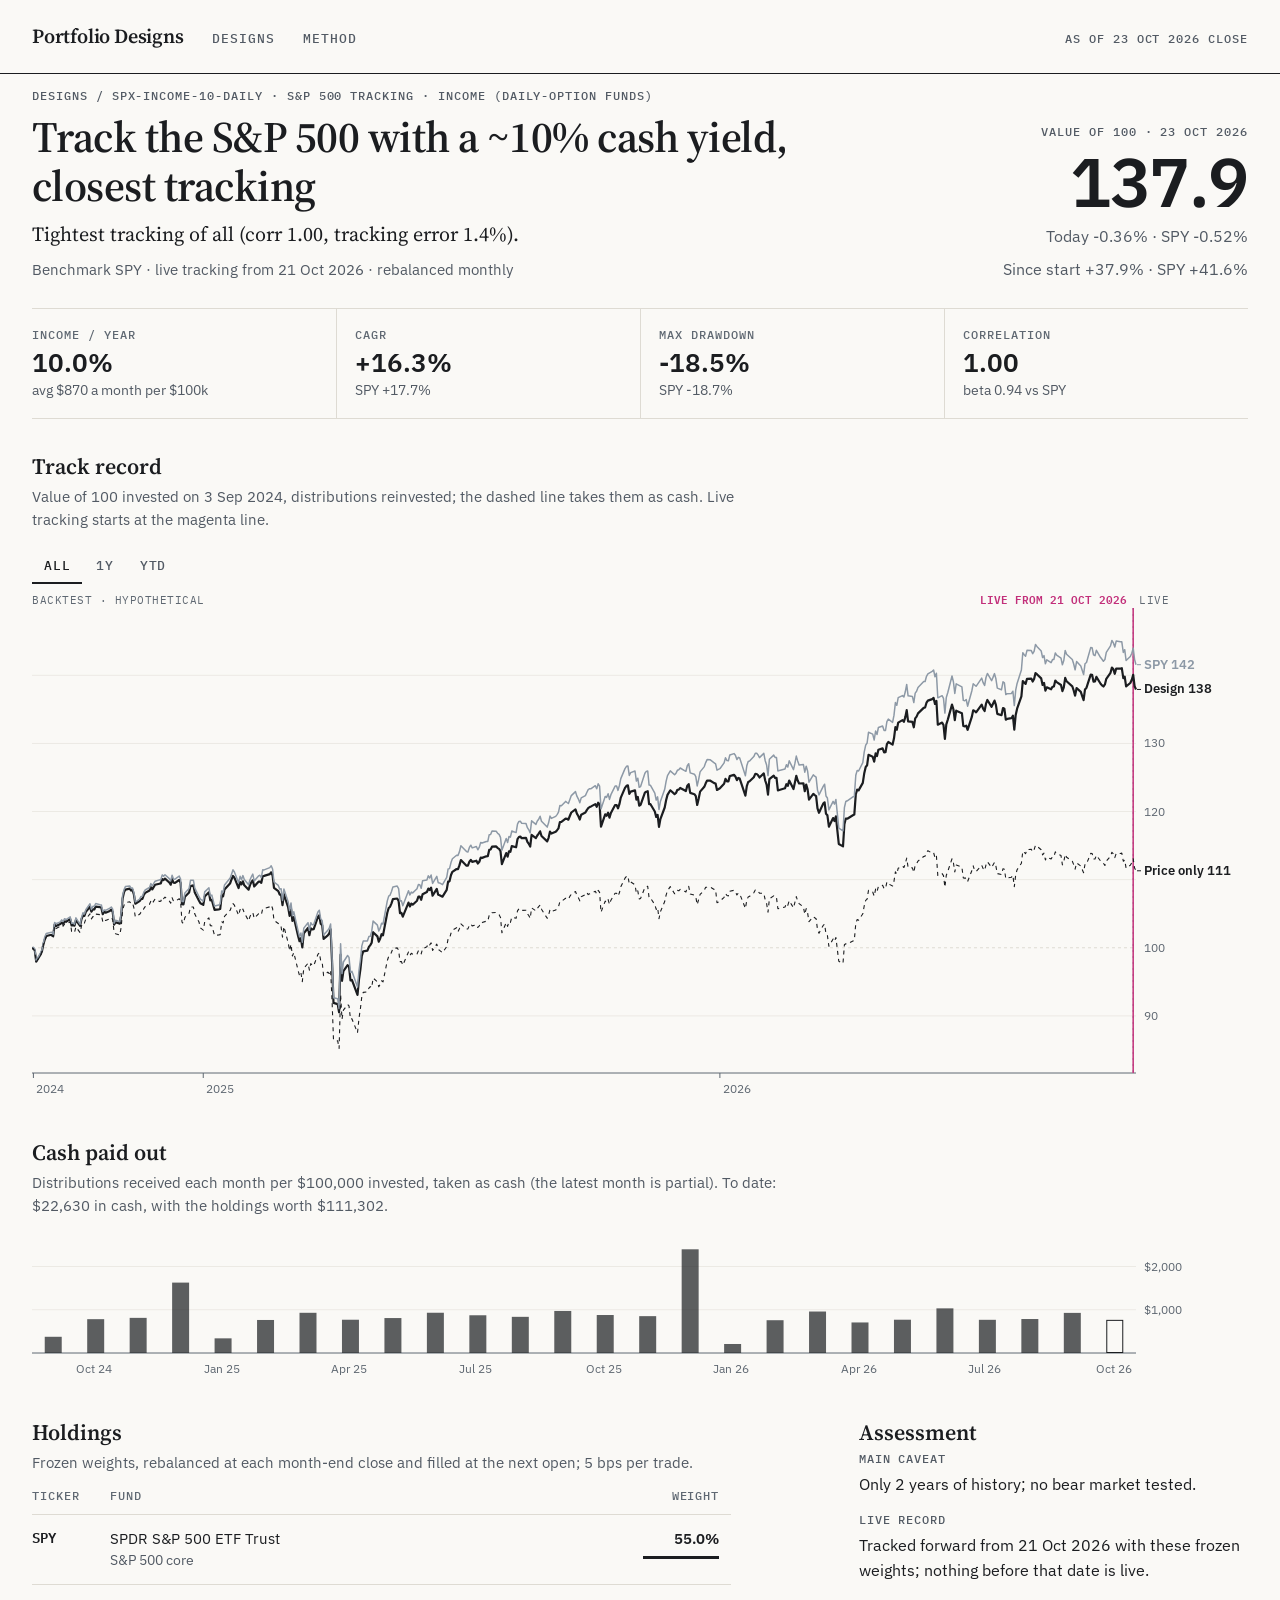
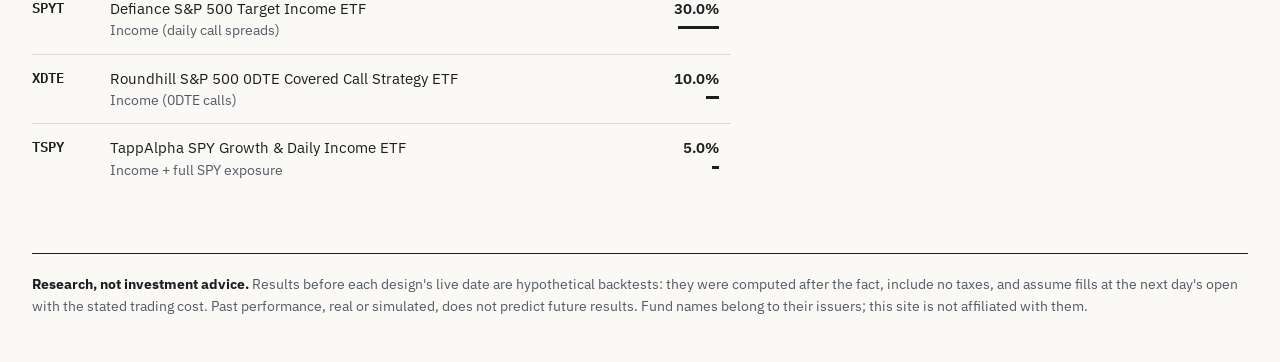
<file: designs/spx-income-10-daily.html>
<!doctype html>
<html lang="en"><head><meta charset="utf-8"><meta name="viewport" content="width=device-width, initial-scale=1">
<title>SPX-INCOME-10-DAILY — Portfolio Designs</title><meta name="description" content="Track the S&amp;P 500 with a ~10% cash yield, closest tracking"><link rel="preconnect" href="https://fonts.googleapis.com"><link rel="preconnect" href="https://fonts.gstatic.com" crossorigin><link href="https://fonts.googleapis.com/css2?family=IBM+Plex+Mono:wght@500;600&family=IBM+Plex+Sans:wght@400;600&family=Source+Serif+4:opsz,wght@8..60,400;8..60,600&display=swap" rel="stylesheet">
<link rel="stylesheet" href="../assets/style.css"></head>
<body>
<header class="top"><div class="wrap">
<a class="brand" href="../index.html">Portfolio Designs</a>
<nav class="nav" aria-label="Main"><a href="../index.html">Designs</a><a href="../method.html">Method</a></nav>
<span class="tag asof">As of 23 Oct 2026 close</span>
</div></header>
<main class="wrap">
<section class="dhead"><div class="title"><div class="crumb tag"><a href="../index.html">Designs</a> / SPX-INCOME-10-DAILY · S&amp;P 500 tracking · income (daily-option funds)</div><h1>Track the S&amp;P 500 with a ~10% cash yield, closest tracking</h1>
<p class="stand">Tightest tracking of all (corr 1.00, tracking error 1.4%).</p><div class="sub">Benchmark SPY · live tracking from 21 Oct 2026 · rebalanced monthly</div></div><div class="value"><div class="tag">Value of 100 · 23 Oct 2026</div><span class="big">137.9</span><div class="chg">Today -0.36% · SPY -0.52%</div><div class="chg">Since start +37.9% · SPY +41.6%</div></div></section>
<dl class="facts"><div><dt>Income / year</dt><dd>10.0%<small>avg $870 a month per $100k</small></dd></div><div><dt>CAGR</dt><dd>+16.3%<small>SPY +17.7%</small></dd></div><div><dt>Max drawdown</dt><dd>-18.5%<small>SPY -18.7%</small></dd></div><div><dt>Correlation</dt><dd>1.00<small>beta 0.94 vs SPY</small></dd></div></dl>
<section class="sect"><h2>Track record</h2><p class="sub">Value of 100 invested on 3 Sep 2024, distributions reinvested; the dashed line takes them as cash. Live tracking starts at the magenta line.</p>
<div class="ranges" role="group" aria-label="Time range"><button type="button" data-r="ALL" aria-pressed="true">ALL</button><button type="button" data-r="1Y" aria-pressed="false">1Y</button><button type="button" data-r="YTD" aria-pressed="false">YTD</button></div>
<div class="chart" id="nav-chart"><div class="readout" aria-live="polite"></div></div></section>
<section class="sect"><h2>Cash paid out</h2>
<p class="sub">Distributions received each month per $100,000 invested, taken as cash (the latest month is partial). To date: $22,630 in cash, with the holdings worth $111,302.</p>
<div class="chart" id="cash-chart"></div></section>
<section class="sect cols"><div class="wide"><h2>Holdings</h2><p class="sub">Frozen weights, rebalanced at each month-end close and filled at the next open; 5 bps per trade.</p>
<table class="holdings"><thead><tr><th>Ticker</th><th>Fund</th><th style="text-align:right">Weight</th></tr></thead><tbody><tr><td class='t'>SPY</td><td>SPDR S&amp;P 500 ETF Trust<span class='role'>S&amp;P 500 core</span></td><td class='w'>55.0%<span class='wbar' style='width:55%'></span></td></tr><tr><td class='t'>SPYT</td><td>Defiance S&amp;P 500 Target Income ETF<span class='role'>Income (daily call spreads)</span></td><td class='w'>30.0%<span class='wbar' style='width:30%'></span></td></tr><tr><td class='t'>XDTE</td><td>Roundhill S&amp;P 500 0DTE Covered Call Strategy ETF<span class='role'>Income (0DTE calls)</span></td><td class='w'>10.0%<span class='wbar' style='width:10%'></span></td></tr><tr><td class='t'>TSPY</td><td>TappAlpha SPY Growth &amp; Daily Income ETF<span class='role'>Income + full SPY exposure</span></td><td class='w'>5.0%<span class='wbar' style='width:5%'></span></td></tr></tbody></table></div>
<div class="side assess"><h2>Assessment</h2>
<p><span class="tag">Main caveat</span>Only 2 years of history; no bear market tested.</p>
<p><span class="tag">Live record</span>Tracked forward from 21 Oct 2026 with these frozen weights; nothing before that date is live.</p></div></section>
<script type="application/json" id="design-data">{"series":{"dates":["2024-09-03","2024-09-04","2024-09-05","2024-09-06","2024-09-09","2024-09-10","2024-09-11","2024-09-12","2024-09-13","2024-09-16","2024-09-17","2024-09-18","2024-09-19","2024-09-20","2024-09-23","2024-09-24","2024-09-25","2024-09-26","2024-09-27","2024-09-30","2024-10-01","2024-10-02","2024-10-03","2024-10-04","2024-10-07","2024-10-08","2024-10-09","2024-10-10","2024-10-11","2024-10-14","2024-10-15","2024-10-16","2024-10-17","2024-10-18","2024-10-21","2024-10-22","2024-10-23","2024-10-24","2024-10-25","2024-10-28","2024-10-29","2024-10-30","2024-10-31","2024-11-01","2024-11-04","2024-11-05","2024-11-06","2024-11-07","2024-11-08","2024-11-11","2024-11-12","2024-11-13","2024-11-14","2024-11-15","2024-11-18","2024-11-19","2024-11-20","2024-11-21","2024-11-22","2024-11-25","2024-11-26","2024-11-27","2024-11-29","2024-12-02","2024-12-03","2024-12-04","2024-12-05","2024-12-06","2024-12-09","2024-12-10","2024-12-11","2024-12-12","2024-12-13","2024-12-16","2024-12-17","2024-12-18","2024-12-19","2024-12-20","2024-12-23","2024-12-24","2024-12-26","2024-12-27","2024-12-30","2024-12-31","2025-01-02","2025-01-03","2025-01-06","2025-01-07","2025-01-08","2025-01-10","2025-01-13","2025-01-14","2025-01-15","2025-01-16","2025-01-17","2025-01-21","2025-01-22","2025-01-23","2025-01-24","2025-01-27","2025-01-28","2025-01-29","2025-01-30","2025-01-31","2025-02-03","2025-02-04","2025-02-05","2025-02-06","2025-02-07","2025-02-10","2025-02-11","2025-02-12","2025-02-13","2025-02-14","2025-02-18","2025-02-19","2025-02-20","2025-02-21","2025-02-24","2025-02-25","2025-02-26","2025-02-27","2025-02-28","2025-03-03","2025-03-04","2025-03-05","2025-03-06","2025-03-07","2025-03-10","2025-03-11","2025-03-12","2025-03-13","2025-03-14","2025-03-17","2025-03-18","2025-03-19","2025-03-20","2025-03-21","2025-03-24","2025-03-25","2025-03-26","2025-03-27","2025-03-28","2025-03-31","2025-04-01","2025-04-02","2025-04-03","2025-04-04","2025-04-07","2025-04-08","2025-04-09","2025-04-10","2025-04-11","2025-04-14","2025-04-15","2025-04-16","2025-04-17","2025-04-21","2025-04-22","2025-04-23","2025-04-24","2025-04-25","2025-04-28","2025-04-29","2025-04-30","2025-05-01","2025-05-02","2025-05-05","2025-05-06","2025-05-07","2025-05-08","2025-05-09","2025-05-12","2025-05-13","2025-05-14","2025-05-15","2025-05-16","2025-05-19","2025-05-20","2025-05-21","2025-05-22","2025-05-23","2025-05-27","2025-05-28","2025-05-29","2025-05-30","2025-06-02","2025-06-03","2025-06-04","2025-06-05","2025-06-06","2025-06-09","2025-06-10","2025-06-11","2025-06-12","2025-06-13","2025-06-16","2025-06-17","2025-06-18","2025-06-20","2025-06-23","2025-06-24","2025-06-25","2025-06-26","2025-06-27","2025-06-30","2025-07-01","2025-07-02","2025-07-03","2025-07-07","2025-07-08","2025-07-09","2025-07-10","2025-07-11","2025-07-14","2025-07-15","2025-07-16","2025-07-17","2025-07-18","2025-07-21","2025-07-22","2025-07-23","2025-07-24","2025-07-25","2025-07-28","2025-07-29","2025-07-30","2025-07-31","2025-08-01","2025-08-04","2025-08-05","2025-08-06","2025-08-07","2025-08-08","2025-08-11","2025-08-12","2025-08-13","2025-08-14","2025-08-15","2025-08-18","2025-08-19","2025-08-20","2025-08-21","2025-08-22","2025-08-25","2025-08-26","2025-08-27","2025-08-28","2025-08-29","2025-09-02","2025-09-03","2025-09-04","2025-09-05","2025-09-08","2025-09-09","2025-09-10","2025-09-11","2025-09-12","2025-09-15","2025-09-16","2025-09-17","2025-09-18","2025-09-19","2025-09-22","2025-09-23","2025-09-24","2025-09-25","2025-09-26","2025-09-29","2025-09-30","2025-10-01","2025-10-02","2025-10-03","2025-10-06","2025-10-07","2025-10-08","2025-10-09","2025-10-10","2025-10-13","2025-10-14","2025-10-15","2025-10-16","2025-10-17","2025-10-20","2025-10-21","2025-10-22","2025-10-23","2025-10-24","2025-10-27","2025-10-28","2025-10-29","2025-10-30","2025-10-31","2025-11-03","2025-11-04","2025-11-05","2025-11-06","2025-11-07","2025-11-10","2025-11-11","2025-11-12","2025-11-13","2025-11-14","2025-11-17","2025-11-18","2025-11-19","2025-11-20","2025-11-21","2025-11-24","2025-11-25","2025-11-26","2025-11-28","2025-12-01","2025-12-02","2025-12-03","2025-12-04","2025-12-05","2025-12-08","2025-12-09","2025-12-10","2025-12-11","2025-12-12","2025-12-15","2025-12-16","2025-12-17","2025-12-18","2025-12-19","2025-12-22","2025-12-23","2025-12-24","2025-12-26","2025-12-29","2025-12-30","2025-12-31","2026-01-02","2026-01-05","2026-01-06","2026-01-07","2026-01-08","2026-01-09","2026-01-12","2026-01-13","2026-01-14","2026-01-15","2026-01-16","2026-01-20","2026-01-21","2026-01-22","2026-01-23","2026-01-26","2026-01-27","2026-01-28","2026-01-29","2026-01-30","2026-02-02","2026-02-03","2026-02-04","2026-02-05","2026-02-06","2026-02-09","2026-02-10","2026-02-11","2026-02-12","2026-02-13","2026-02-17","2026-02-18","2026-02-19","2026-02-20","2026-02-23","2026-02-24","2026-02-25","2026-02-26","2026-02-27","2026-03-02","2026-03-03","2026-03-04","2026-03-05","2026-03-06","2026-03-09","2026-03-10","2026-03-11","2026-03-12","2026-03-13","2026-03-16","2026-03-17","2026-03-18","2026-03-19","2026-03-20","2026-03-23","2026-03-24","2026-03-25","2026-03-26","2026-03-27","2026-03-30","2026-03-31","2026-04-01","2026-04-02","2026-04-06","2026-04-07","2026-04-08","2026-04-09","2026-04-10","2026-04-13","2026-04-14","2026-04-15","2026-04-16","2026-04-17","2026-04-20","2026-04-21","2026-04-22","2026-04-23","2026-04-24","2026-04-27","2026-04-28","2026-04-29","2026-04-30","2026-05-01","2026-05-04","2026-05-05","2026-05-06","2026-05-07","2026-05-08","2026-05-11","2026-05-12","2026-05-13","2026-05-14","2026-05-15","2026-05-18","2026-05-19","2026-05-20","2026-05-21","2026-05-22","2026-05-26","2026-05-27","2026-05-28","2026-05-29","2026-06-01","2026-06-02","2026-06-03","2026-06-04","2026-06-05","2026-06-08","2026-06-09","2026-06-10","2026-06-11","2026-06-12","2026-06-15","2026-06-16","2026-06-17","2026-06-18","2026-06-22","2026-06-23","2026-06-24","2026-06-25","2026-06-26","2026-06-29","2026-06-30","2026-07-01","2026-07-02","2026-07-06","2026-07-07","2026-07-08","2026-07-09","2026-07-10","2026-07-13","2026-07-14","2026-07-15","2026-07-16","2026-07-17","2026-07-20","2026-07-21","2026-07-22","2026-07-23","2026-07-24","2026-07-27","2026-07-28","2026-07-29","2026-07-30","2026-07-31","2026-08-03","2026-08-04","2026-08-05","2026-08-06","2026-08-07","2026-08-10","2026-08-11","2026-08-12","2026-08-13","2026-08-14","2026-08-17","2026-08-18","2026-08-19","2026-08-20","2026-08-21","2026-08-24","2026-08-25","2026-08-26","2026-08-27","2026-08-28","2026-08-31","2026-09-01","2026-09-02","2026-09-03","2026-09-04","2026-09-08","2026-09-09","2026-09-10","2026-09-11","2026-09-14","2026-09-15","2026-09-16","2026-09-17","2026-09-18","2026-09-21","2026-09-22","2026-09-23","2026-09-24","2026-09-25","2026-09-28","2026-09-29","2026-09-30","2026-10-01","2026-10-02","2026-10-05","2026-10-06","2026-10-07","2026-10-08","2026-10-09","2026-10-12","2026-10-13","2026-10-14","2026-10-15","2026-10-16","2026-10-19","2026-10-20","2026-10-21","2026-10-22","2026-10-23"],"total":[100.0,99.850599,99.609313,97.970919,98.983419,99.475671,100.435036,101.171868,101.734404,101.87884,101.874961,101.732548,103.397275,103.192247,103.501892,103.699502,103.523355,103.877568,103.814345,104.215448,103.29276,103.332882,103.242094,104.077002,103.210723,104.214986,104.742087,104.676498,105.261738,106.036299,105.302814,105.643757,105.630765,106.048224,105.978351,105.852552,104.934755,105.326005,105.149302,105.414816,105.601983,105.279469,103.394951,103.745997,103.556526,104.738519,107.254798,108.149725,108.54296,108.667116,108.394583,108.492181,107.827844,106.470286,106.856215,107.138018,107.162264,107.762202,108.054079,108.406892,108.898869,108.566485,109.248284,109.403324,109.440462,110.075749,109.928852,110.152646,109.584864,109.265164,110.080815,109.573274,109.542721,109.949029,109.555103,106.411533,106.35483,107.481068,108.115706,109.05016,109.164508,108.094208,106.906322,106.551008,106.288086,107.532552,108.151531,106.971724,107.034245,105.556892,105.656686,105.69513,107.662924,107.5603,108.550753,109.486104,110.068776,110.550473,110.295135,108.76095,109.641046,109.301346,109.756634,109.179304,108.524842,109.194653,109.637326,109.900846,109.009254,109.696051,109.708112,109.535904,110.49315,110.556823,110.819375,111.07492,110.601444,108.783827,108.313249,107.809935,107.819315,106.246379,107.870846,105.917269,104.674726,105.764897,103.966166,104.49431,101.749503,100.961503,101.408654,100.074245,102.146518,102.903584,101.850462,102.859113,102.69432,102.750261,104.518364,104.762991,103.538873,103.310636,101.287459,101.830717,102.127703,102.698464,97.811661,91.908147,91.72727,90.542489,98.980888,95.157088,96.566028,97.449676,97.237731,95.197551,95.291798,93.084593,95.362243,96.847657,98.811816,99.474933,99.5703,100.136515,100.391953,100.750974,102.28075,101.674555,100.901677,101.358686,101.994329,101.823348,105.150716,105.846725,106.036054,106.530561,107.148552,107.229858,106.880111,105.072772,105.137378,104.572307,106.636495,106.063247,106.479814,106.326169,106.9131,107.499539,107.496475,107.045545,107.852001,108.188082,108.692869,108.484023,108.840492,107.644956,108.645343,107.776783,107.726055,107.501348,108.500873,109.721373,109.765757,110.67928,111.147588,111.562052,111.549269,112.088341,112.880644,112.048062,112.06491,112.632106,112.901765,112.607704,112.785605,112.357756,112.615328,113.23107,113.197447,113.430356,113.446738,114.376025,114.426361,114.8375,114.884806,114.626719,114.51873,114.160864,112.28633,113.901769,113.371507,114.159731,114.096982,114.920185,114.7512,115.951012,116.267918,116.330251,116.083974,116.12992,115.545232,115.267104,114.867864,116.565075,116.100023,116.487162,116.754401,117.094803,116.41237,115.611397,116.152179,117.061974,116.768721,117.022788,117.26377,117.544734,118.461357,118.492871,118.970367,118.936719,118.80907,119.346526,119.865314,120.330731,119.702861,119.346491,118.833132,119.516897,119.865747,120.208315,120.482684,120.671375,120.757872,121.091659,120.700729,121.290464,121.040346,117.76973,119.599586,119.378134,119.832676,119.111309,119.803789,120.947636,120.956139,120.477506,121.077799,122.05192,123.471034,123.766258,123.831832,122.59716,122.922978,123.104029,121.75166,122.148679,120.860881,120.97412,122.772507,122.905298,122.981979,121.093094,121.07258,120.008809,119.211954,119.519453,117.740303,118.890433,120.586726,121.658402,122.446093,123.112258,122.557578,122.71501,123.189877,123.217757,123.448783,123.133513,123.020692,123.778274,124.006282,122.735217,122.546968,122.244083,120.960072,121.841445,122.929543,123.629868,124.143427,124.536992,124.556113,124.168903,124.11138,123.154467,123.410964,124.068146,124.786721,124.444568,124.422676,125.207888,125.385459,125.140525,124.595173,124.931301,124.840542,122.320805,123.727847,124.34258,124.438451,125.04683,125.529538,125.512451,125.314003,124.999227,125.602964,124.562861,123.952068,122.477436,124.766631,125.272745,124.924175,124.940766,123.106981,123.156945,123.411561,124.009047,123.760089,124.559062,123.311782,124.265243,125.241527,124.541769,124.114504,124.141099,122.989838,123.955048,123.250797,121.753333,122.604351,122.418472,122.268595,120.454731,119.811041,121.161993,121.361922,119.671095,119.447048,117.773129,119.030482,118.616029,119.287402,117.175666,115.231752,114.887582,118.148398,118.962774,118.942168,119.447733,119.554456,122.525902,123.218296,123.100765,124.205876,125.570215,126.539582,126.792444,128.334336,128.041953,127.330381,128.534064,128.136445,129.069377,129.264026,128.676315,128.707435,129.878557,130.204698,129.822188,130.748333,132.387179,132.01956,133.060338,133.426206,133.175001,133.859095,134.874934,133.25265,133.162812,132.369798,133.664398,133.937202,134.399336,135.208774,135.273486,135.973918,136.281199,136.510444,136.680003,135.782766,136.244465,132.746846,133.061254,132.696799,130.660209,132.792274,133.49509,135.698135,135.023232,133.40751,134.808379,134.430848,132.553115,132.519338,132.603624,131.996037,133.893774,134.859321,134.760004,134.570235,135.696766,135.113174,134.753853,135.824051,136.373696,135.363209,135.812157,136.281243,135.647925,134.328373,134.140328,135.200095,135.08191,133.474867,133.591406,133.708325,134.071968,132.019496,134.186215,135.088486,136.914732,139.142124,138.9452,138.739084,139.484492,139.511827,139.081267,139.463503,140.32462,140.163236,139.537267,138.596425,138.903312,137.756275,138.23038,137.94828,138.316727,138.350504,139.23539,138.983055,138.575422,137.680968,138.241219,139.613564,139.118975,138.370235,137.77233,137.01193,138.138889,137.558723,136.930605,136.360516,137.935818,138.183409,140.089407,140.0695,139.06657,139.114473,139.757877,138.747693,138.519146,138.358921,138.664119,139.481484,140.362956,141.137509,140.87795,140.220653,140.993204,140.968085,141.037368,139.567073,139.813701,138.373457,138.866562,139.352666,140.069462,138.41467,137.919446],"bench":[100.0,100.086019,99.843286,98.167844,99.263665,99.694776,100.714561,101.560457,102.089364,102.239712,102.281361,101.978872,103.714127,103.535347,103.793351,104.089487,103.860561,104.271182,104.120357,104.536435,103.602568,103.646157,103.457223,104.394732,103.453582,104.429245,105.150557,104.967047,105.593887,106.455076,105.630226,106.088055,106.097165,106.504133,106.329733,106.273404,105.30499,105.532112,105.495773,105.820986,105.991779,105.672011,103.606199,104.042256,103.818776,105.070596,107.676025,108.506344,108.975121,109.078681,108.740738,108.793414,108.095723,106.714895,107.150953,107.541583,107.577922,108.15389,108.48818,108.855189,109.42207,109.091388,109.767262,109.963479,110.014363,110.695684,110.514011,110.722946,110.154262,109.812689,110.659367,110.090672,110.068866,110.537632,110.083399,106.811206,106.778486,108.057511,108.702856,109.907853,109.915148,108.761193,107.523363,107.133254,106.870735,108.203344,108.824988,107.598106,107.754898,106.114172,106.278248,106.424092,108.354668,108.146833,109.229698,110.226872,110.844886,111.448275,111.123776,109.556012,110.49486,110.000828,110.58965,110.002643,109.264347,109.995348,110.440164,110.823012,109.811237,110.555024,110.6389,110.283383,111.444633,111.439176,111.765468,112.027998,111.563135,109.659935,109.162239,108.620795,108.675502,106.945477,108.609881,106.712127,105.452434,106.582688,104.695883,105.281074,102.484589,101.635075,102.172865,100.814695,102.891115,103.682315,102.564812,103.678639,103.379678,103.413691,105.260471,105.512791,104.256615,103.980515,101.892398,102.574422,102.863319,103.512441,98.425586,92.680471,92.515913,91.07141,100.605147,96.209449,97.920901,98.868054,98.591954,96.406925,96.544068,94.252972,96.697672,98.191533,100.252239,100.974505,101.012886,101.647384,101.687604,102.406193,103.921996,103.327762,102.466539,102.89622,103.611168,103.479506,106.889647,107.593613,107.730766,108.255521,108.939383,109.058237,108.692543,106.865867,106.907936,106.18019,108.381704,107.756339,108.180563,108.059883,108.666937,109.284973,109.255713,108.729109,109.842652,109.94139,110.563079,110.248576,110.685586,109.451352,110.489936,109.548275,109.531813,109.27525,110.35175,111.567617,111.629982,112.501075,113.058573,113.597725,113.561057,114.074546,114.971325,114.116728,114.054374,114.736568,115.059342,114.65588,114.874119,114.384477,114.765918,115.466458,115.382105,115.600344,115.61684,116.597994,116.636489,117.127979,117.098618,116.790547,116.643841,116.207364,114.307443,116.040474,115.453615,116.335725,116.238529,117.142649,116.911579,118.15312,118.55657,118.567587,118.29067,118.264973,117.624961,117.313192,116.843722,118.633605,118.112776,118.606081,118.875669,119.295627,118.585909,117.709313,118.345661,119.332307,118.987534,119.279131,119.55421,119.898994,120.892946,120.852602,121.494463,121.327596,121.177214,121.742052,122.343569,122.921012,122.253465,121.865444,121.304565,121.997855,122.339893,122.79964,123.217102,123.35868,123.356854,123.798198,123.340301,124.074048,123.715457,120.379547,122.222197,122.073244,122.613906,121.780853,122.470455,123.741199,123.73935,123.097556,123.825778,124.835375,126.304719,126.639417,126.700115,125.309848,125.719936,125.955317,124.465745,124.896073,123.559141,123.68049,125.605904,125.892804,125.962692,123.877286,123.857046,122.705837,121.677872,122.146808,120.289443,121.484786,123.268564,124.425299,125.282268,125.964518,125.390763,125.622468,126.056461,126.148414,126.387483,126.008663,125.900156,126.73322,127.027438,125.664764,125.475342,125.133315,123.759578,124.691948,125.819446,126.601467,127.178774,127.625121,127.612199,127.158477,127.003545,126.064743,126.295291,127.134504,127.888877,127.477564,127.464653,128.305704,128.506743,128.250384,127.621411,127.968181,127.861194,125.264274,126.706604,127.36689,127.413009,128.058546,128.567611,128.554688,128.300167,127.918375,128.55285,127.46834,126.852312,125.271637,127.66939,128.283581,127.946046,127.916537,125.944857,126.033396,126.236273,126.87076,126.536912,127.449893,126.151432,127.066251,128.136023,127.42592,126.815417,126.887358,125.771478,126.656798,125.952231,124.305175,125.391534,125.190484,125.033726,123.139511,122.444168,123.687309,124.01191,122.285549,121.98491,120.240318,121.499795,121.092918,121.766127,119.596732,117.562335,117.170241,120.567687,121.473905,121.583036,122.156349,122.209978,125.315214,126.036493,125.953275,127.181292,128.727443,129.740943,130.059043,131.627386,131.364742,130.506616,131.825271,131.314822,132.33016,132.557657,131.914048,131.893695,133.203103,133.571145,133.082888,134.148179,136.008721,135.592597,136.709657,137.02036,136.813229,137.577052,138.660825,136.996331,136.900156,135.990217,137.381005,137.652873,138.192921,139.108398,139.084346,139.850018,140.197718,140.578694,140.769205,139.783444,140.310536,136.696712,137.005566,136.604248,134.455184,136.735558,137.473481,139.892563,139.060316,137.327376,138.752143,138.316415,136.312004,136.248958,136.445504,135.460923,137.687828,138.757714,138.570437,138.38873,139.593966,138.932012,138.503692,139.673701,140.274458,139.202723,139.695949,140.2485,139.490122,138.112438,137.889945,139.037705,138.876375,137.164945,137.304004,137.333684,137.66187,135.548078,137.815769,138.805931,140.778803,143.311656,143.026106,142.798042,143.669522,143.626875,143.168887,143.526741,144.526172,144.240622,143.560119,142.592227,142.890745,141.692929,142.271438,141.854237,142.306665,142.338194,143.269009,142.944522,142.518051,141.54089,142.167606,143.652833,143.100282,142.315946,141.655853,140.808471,142.006287,141.374001,140.726887,140.10758,141.692929,141.874908,144.07017,144.047865,143.012503,142.895397,143.67052,142.603561,142.341473,142.049637,142.302434,143.35267,144.317396,145.109254,144.761645,144.150098,145.012592,144.925221,144.908498,143.345227,143.752308,142.164883,142.765277,143.242994,143.993964,142.296863,141.555186],"price":[100.0,99.850599,99.548933,97.911436,98.923256,99.415155,100.374127,101.044936,101.606726,101.751011,101.746911,101.604646,103.227836,102.849471,103.158134,103.354534,103.17893,103.49544,103.432003,103.832284,102.400467,102.440013,102.244405,103.07238,102.213815,103.20814,103.731565,103.625808,104.205344,104.972822,104.2461,104.584454,104.529047,104.942014,104.872173,104.748034,103.83962,104.178049,104.004362,104.267533,104.452506,104.133532,102.237998,102.068544,101.882006,103.044322,105.463202,106.242985,106.629934,106.751444,106.483508,106.578916,105.872034,104.539076,104.918267,105.195626,105.219413,105.756684,106.043557,106.38999,106.873453,106.510322,107.17909,106.804293,106.840445,107.40092,107.209852,107.428182,106.874363,106.562461,107.358225,106.83174,106.802077,107.198907,106.814308,103.748565,103.563886,104.467446,105.084249,105.994115,105.982162,104.94272,103.789163,102.925168,102.603502,103.804894,104.402295,103.263376,103.224153,101.799105,101.895736,101.932808,103.830213,103.655923,104.60992,105.511383,106.072543,106.49316,106.247639,104.769729,105.617921,105.290781,105.676075,105.11988,103.964901,104.607339,104.969769,105.18591,104.331544,104.989441,105.001772,104.834989,105.703337,105.763693,106.015381,106.259869,105.761257,104.022417,103.572182,103.090628,103.100108,101.552784,103.105683,100.73659,99.554704,100.531044,98.791011,99.293342,96.685026,95.93599,96.361844,95.042399,97.010362,97.729646,96.729088,97.68802,97.461193,97.352211,99.027923,99.259727,98.099795,97.838386,95.921913,96.43764,96.23211,96.714135,92.054988,86.500657,86.330781,85.213656,93.158968,89.51164,90.838686,91.670475,91.470764,89.501117,89.59026,87.51469,89.657176,91.053669,92.82651,93.449907,93.538817,94.071269,94.309627,94.129217,95.558032,94.992116,94.269289,94.636129,95.153253,94.99419,98.098562,98.747904,98.924103,99.330887,99.907598,99.983805,99.657632,97.972464,97.984139,97.45625,99.381009,98.846344,99.187148,99.044098,99.092125,99.575789,99.573095,99.097633,99.84727,100.156023,100.624392,100.430244,100.716189,99.610139,100.535778,99.731646,99.633877,99.263418,100.186626,101.313246,101.354573,102.135679,102.56813,102.951325,102.360293,102.796459,103.523775,102.760158,102.775019,103.296177,103.48465,103.21428,103.377621,102.985075,103.222234,103.727266,103.696083,103.909279,103.924287,104.775758,104.762544,105.139576,105.182212,104.94548,104.846263,104.459117,102.207487,103.678611,103.134408,103.851862,103.733563,104.482587,104.328398,105.419099,105.708152,105.704858,105.480931,105.522036,104.990384,104.737469,104.314102,105.855904,105.433176,105.785567,106.028336,106.287442,105.667978,104.328121,104.81706,105.586395,105.321335,105.550806,105.768695,106.022789,106.798771,106.826601,107.258463,107.226977,107.111799,107.545644,107.847948,108.267397,107.702278,107.381479,106.878694,107.493634,107.80733,108.116297,107.80383,107.930141,108.006664,108.306395,107.893095,108.421171,108.145003,105.2231,106.85775,106.660322,107.0671,106.370269,106.988502,108.010918,108.018471,107.589675,108.076188,108.94579,110.212656,110.476459,110.534913,109.371028,109.662197,109.260202,107.995658,108.348078,107.154064,107.254362,108.849289,108.968322,109.036351,107.307561,107.289367,106.346344,105.638334,105.912408,104.269863,105.288569,106.791219,107.740745,108.386827,108.976441,107.928386,108.004021,108.421601,108.369161,108.572396,108.294848,108.195519,108.862149,109.01075,107.892953,107.727421,107.460851,106.331685,107.053869,107.833694,108.448469,108.899303,108.899529,108.916017,108.577299,108.525949,106.623852,106.843658,107.412607,107.97118,107.675268,107.61274,108.29184,108.445443,108.233494,107.761831,108.021449,107.942977,105.764314,106.980782,107.468855,107.551785,108.077395,108.494508,108.479603,108.280827,108.008829,107.986686,107.029457,106.504793,105.221576,107.18842,107.623691,107.324348,107.338363,105.729395,105.772749,105.991052,106.504627,106.240784,106.92748,105.856474,106.674611,107.513248,106.858077,106.490151,105.98004,104.935249,105.757881,105.113885,103.835822,104.562341,104.403419,104.275694,102.691008,102.141975,103.292604,103.464079,102.022828,101.796696,100.218643,101.288495,100.936018,101.507178,99.676873,98.023019,97.729919,100.442698,100.589276,100.571951,100.999871,101.089868,103.603235,104.149426,104.050509,104.984936,106.138667,106.958102,107.137546,108.440313,108.193489,107.591368,108.609211,108.225259,109.013807,109.178178,108.681671,108.707479,109.654314,109.391054,109.068741,109.783896,111.160966,110.811684,111.685554,111.99222,111.781847,112.356149,113.163315,111.802279,111.726903,111.060942,112.147217,112.335632,112.723767,113.403339,113.456941,114.000542,114.258385,113.889211,113.965722,113.217348,113.547414,110.632543,110.894546,110.590751,108.893345,110.642102,111.228001,113.06466,112.501469,111.130126,112.137149,111.822852,110.26059,110.232343,110.227371,109.720239,111.299305,112.037547,111.351103,111.194427,112.125394,111.6427,111.345275,112.176634,112.631174,111.796364,112.167506,112.555457,111.984181,110.894673,110.739248,111.614464,111.516677,110.152383,110.248348,110.34423,110.644251,108.949962,110.712478,111.457197,112.408596,114.170732,114.00884,113.807857,114.420304,114.44222,114.088776,114.402297,115.05025,114.917033,114.403621,113.63219,113.883778,112.890547,113.279888,113.047733,113.350237,113.3779,114.074692,113.867509,113.533487,112.172649,112.629669,113.704138,113.300963,112.691087,112.203815,111.546227,112.464108,111.991519,111.480176,111.015922,112.265108,112.312078,113.862362,113.846264,113.031045,113.036441,113.559983,112.738983,112.553169,112.422171,112.075043,112.737316,113.450376,114.010351,113.799774,113.237042,113.861218,113.8405,113.895738,112.708058,112.865809,111.702369,112.101225,112.493544,113.07233,111.703821,111.302477],"cash_cum":[0.0,0.0,0.060659,0.060659,0.060659,0.060659,0.060659,0.12579,0.12579,0.12579,0.12579,0.12579,0.164479,0.338422,0.338422,0.338422,0.338422,0.374973,0.374973,0.374973,0.892267,0.892267,0.997161,0.997161,0.997161,0.997161,0.997161,1.036937,1.036937,1.036937,1.036937,1.036937,1.079666,1.079666,1.079666,1.079666,1.079666,1.126727,1.126727,1.126727,1.126727,1.126727,1.157248,1.67176,1.67176,1.67176,1.727964,1.826775,1.826775,1.826775,1.826775,1.826775,1.881329,1.881329,1.881329,1.881329,1.881329,1.932696,1.932696,1.932696,1.932696,1.969729,1.969729,2.494721,2.494721,2.554582,2.602051,2.602051,2.602051,2.602051,2.602051,2.633158,2.633158,2.633158,2.633158,2.633158,2.76284,2.955177,2.955177,2.955177,3.077586,3.077586,3.077586,3.597627,3.665498,3.665498,3.665498,3.665498,3.764835,3.764835,3.764835,3.764835,3.764835,3.840347,3.840347,3.840347,3.840347,3.884258,3.884258,3.884258,3.884258,3.884258,3.936582,3.936582,4.464114,4.464114,4.525393,4.562667,4.562667,4.562667,4.562667,4.562667,4.611667,4.611667,4.611667,4.611667,4.657735,4.657735,4.657735,4.657735,4.657735,4.700244,4.700244,5.21155,5.21155,5.271751,5.301988,5.301988,5.301988,5.301988,5.301988,5.353946,5.353946,5.353946,5.353946,5.353946,5.423151,5.585016,5.585016,5.585016,5.585016,5.629947,5.629947,5.629947,6.114831,6.170698,6.229397,6.229397,6.229397,6.229397,6.229397,6.275716,6.275716,6.275716,6.275716,6.326091,6.326091,6.326091,6.326091,6.326091,6.399305,6.399305,6.399305,6.399305,6.399305,6.921378,6.921378,6.921378,6.921378,6.981167,7.057597,7.057597,7.057597,7.057597,7.057597,7.11219,7.11219,7.11219,7.11219,7.11219,7.160414,7.160414,7.160414,7.160414,7.207501,7.207501,7.701844,7.76127,7.76127,7.818437,7.818437,7.818437,7.818437,7.818437,7.862748,7.862748,7.862748,7.862748,7.913946,8.076706,8.076706,8.076706,8.076706,8.138465,8.138465,8.138465,8.716363,8.773895,8.773895,8.773895,8.773895,8.773895,8.833057,8.833057,8.833057,8.833057,8.833057,8.892685,8.892685,8.892685,8.892685,8.892685,8.951847,8.951847,8.951847,8.951847,8.951847,9.011009,9.554945,9.554945,9.616441,9.616441,9.677427,9.677427,9.677427,9.677427,9.677427,9.736752,9.736752,9.736752,9.736752,9.736752,9.797026,9.797026,9.797026,9.797026,9.797026,9.847334,9.847334,10.461142,10.461142,10.512529,10.512529,10.512529,10.512529,10.512529,10.563191,10.563191,10.563191,10.563191,10.563191,10.613854,10.778823,10.778823,10.778823,10.778823,10.819594,10.819594,10.819594,10.819594,11.377382,11.419177,11.419177,11.419177,11.482527,11.482527,11.534342,11.534342,11.534342,11.534342,11.534342,11.586158,11.586158,11.586158,11.586158,11.586158,11.636507,11.636507,11.636507,11.636507,11.636507,11.697855,11.697855,12.261558,12.325704,12.325704,12.377983,12.377983,12.377983,12.377983,12.377983,12.431749,12.431749,12.431749,12.431749,12.431749,12.498399,12.498399,12.498399,12.498399,12.549934,12.549934,13.108322,13.172139,13.172139,13.249748,13.249748,13.249748,13.249748,13.249748,13.302152,13.302152,13.302152,13.302152,13.302152,13.354557,13.529354,13.529354,13.529354,13.873727,13.873727,13.873727,13.873727,14.948037,14.948037,14.948037,15.011175,15.011175,15.054708,15.054708,15.054708,15.054708,15.054708,15.08561,15.08561,15.08561,15.08561,15.128874,15.128874,15.128874,15.128874,15.128874,15.156283,15.156283,15.697632,15.760845,15.760845,15.776795,15.776795,15.776795,15.776795,15.776795,15.810049,15.810049,15.810049,15.810049,15.859524,15.859524,15.859524,15.859524,15.859524,15.914405,15.914405,16.446526,16.510089,16.510089,16.553759,16.553759,16.553759,16.553759,16.553759,16.592005,16.592005,16.592005,16.592005,16.592005,16.626724,16.780151,16.780151,16.780151,16.780151,16.814057,16.814057,16.814057,16.873594,17.416142,17.416142,17.416142,17.416142,17.416142,17.454984,17.454984,17.454984,17.454984,17.454984,17.489724,17.489724,17.489724,17.489724,17.489724,17.537045,17.537045,17.537045,17.537045,17.537045,17.579991,18.116096,18.116096,18.179667,18.179667,18.219966,18.219966,18.219966,18.219966,18.219966,18.265339,18.265339,18.265339,18.265339,18.265339,18.305638,18.305638,18.305638,18.305638,18.349601,18.349601,18.911291,18.976345,18.976345,19.031161,19.031161,19.031161,19.031161,19.031161,19.058855,19.058855,19.058855,19.058855,19.083979,19.242148,19.242148,19.242148,19.242148,19.317806,19.317806,19.317806,19.382205,19.985437,19.985437,19.985437,19.985437,19.985437,20.038474,20.038474,20.038474,20.038474,20.038474,20.086065,20.086065,20.086065,20.086065,20.086065,20.123907,20.123907,20.123907,20.123907,20.123907,20.149709,20.149709,20.697448,20.76334,20.76334,20.795106,20.795106,20.795106,20.795106,20.795106,20.854019,20.854019,20.854019,20.854019,20.854019,20.907155,20.907155,20.907155,20.907155,20.907155,20.935456,20.935456,20.935456,21.562689,21.562689,21.606233,21.606233,21.606233,21.606233,21.644223,21.644223,21.644223,21.644223,21.644223,21.676954,21.830732,21.830732,21.830732,21.830732,21.86317,21.86317,21.86317,21.86317,21.86317,22.455793,22.455793,22.455793,22.52165,22.52165,22.55433,22.55433,22.55433,22.55433,22.55433,22.596726,22.596726,22.596726,22.596726,22.596726,22.6297,22.6297]},"lines":[{"key":"total","label":"SPX-INCOME-10-DAILY","short":"Design","color":"#1b1d20","width":2.2},{"key":"bench","label":"SPY","short":"SPY","color":"#8d99a6","width":1.5},{"key":"price","label":"Price only","short":"Price only","color":"#1b1d20","width":1.1,"dash":"4 4"}],"segments":[{"label":"Backtest (hypothetical)","start":"2024-09-03","end":"2026-10-20","short":"Backtest \u00b7 hypothetical"},{"label":"Live (forward-tracked)","start":"2026-10-21","end":"2026-10-23","short":"Live"}],"live_start":"2026-10-21","monthly_cash":{"2024-09":374.972598,"2024-10":782.275419,"2024-11":812.481099,"2024-12":1627.897725,"2025-01":338.955626,"2025-02":763.661431,"2025-03":929.702705,"2025-04":769.358355,"2025-05":808.195845,"2025-06":930.964198,"2025-07":872.543792,"2025-08":836.324786,"2025-09":972.260546,"2025-10":878.260722,"2025-11":852.079538,"2025-12":2398.102964,"2026-01":208.245599,"2026-02":758.122456,"2026-03":959.189009,"2026-04":706.396321,"2026-05":769.61068,"2026-06":1032.603467,"2026-07":767.50429,"2026-08":785.747185,"2026-09":927.71362,"2026-10":766.530289},"chartLabel":"Value of SPX-INCOME-10-DAILY per 100 invested over time, against SPY"}</script>

<footer class="disc"><strong>Research, not investment advice.</strong> Results before each design's live date are hypothetical backtests:
they were computed after the fact, include no taxes, and assume fills at the next day's open with the stated trading cost. Past
performance, real or simulated, does not predict future results. Fund names belong to their issuers; this site is not affiliated with them.</footer>
</main>
<script src="../assets/charts.js"></script>
</body></html>
</file>
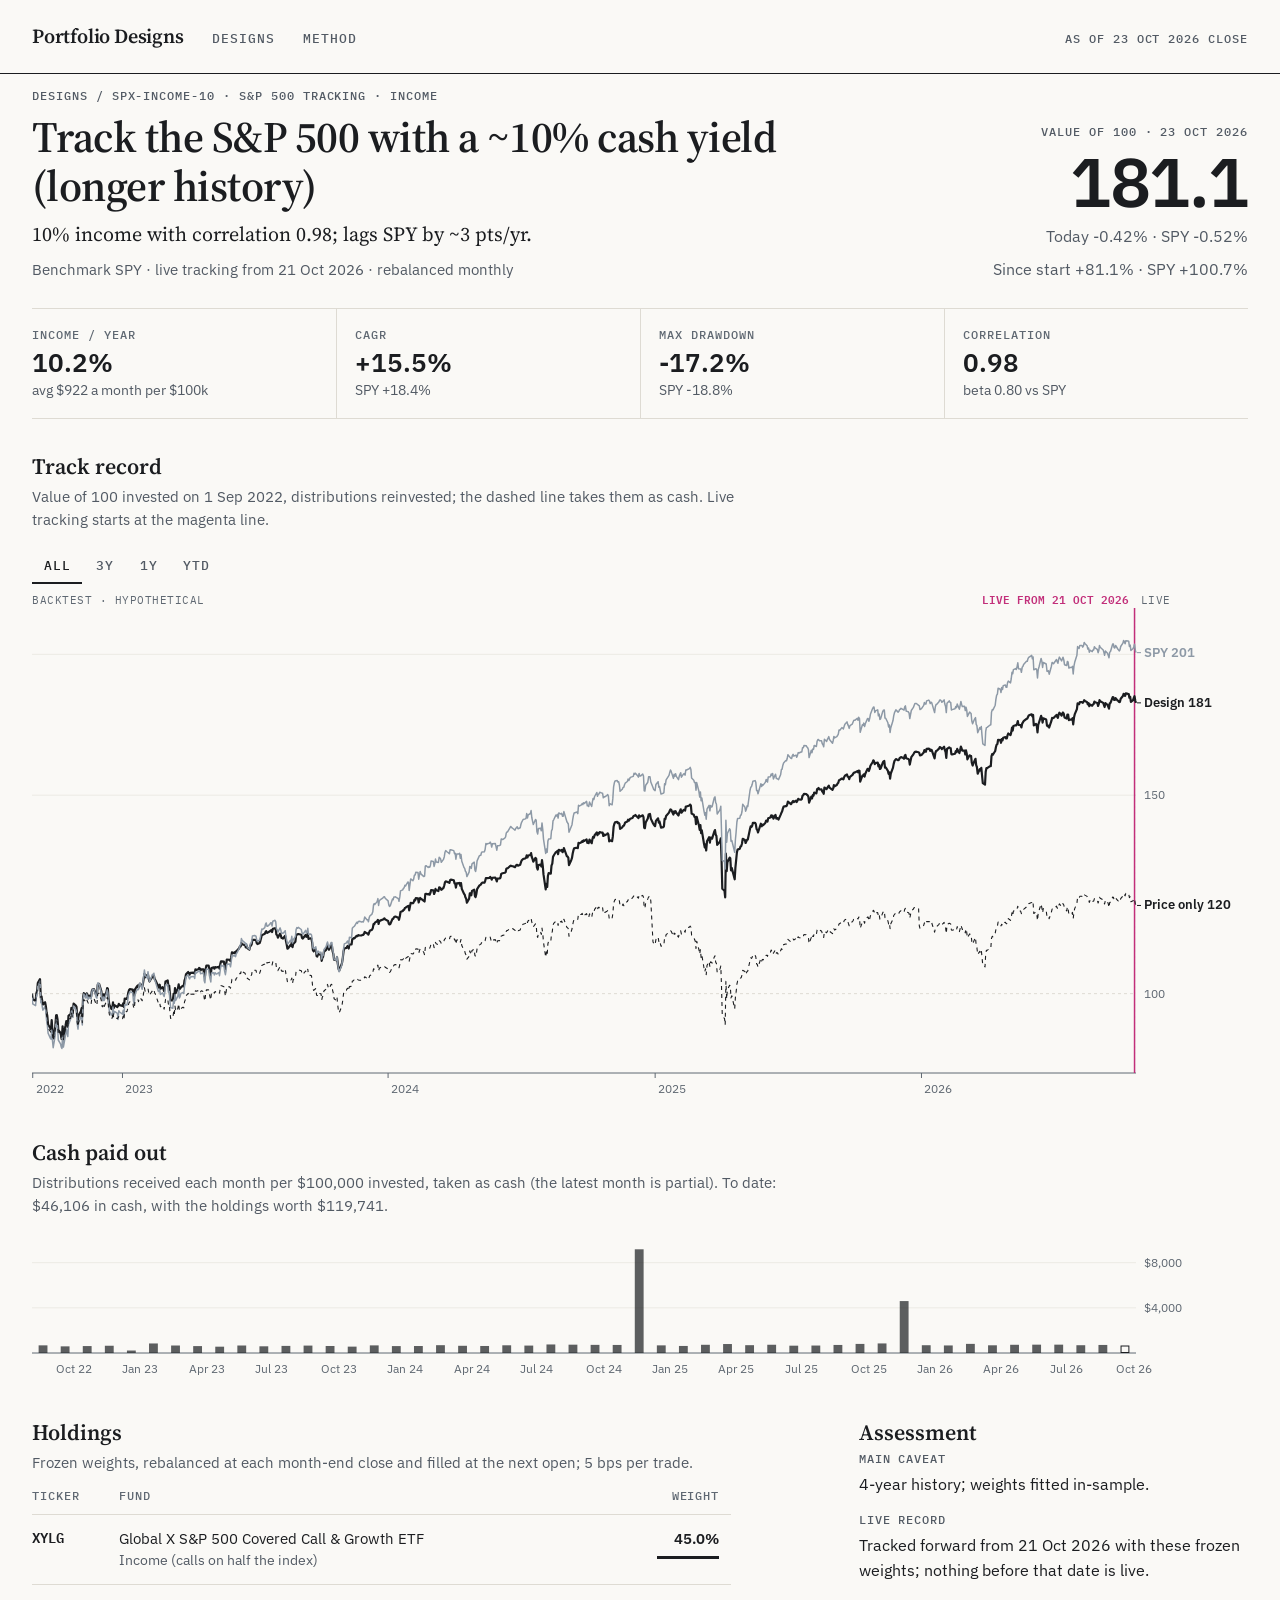
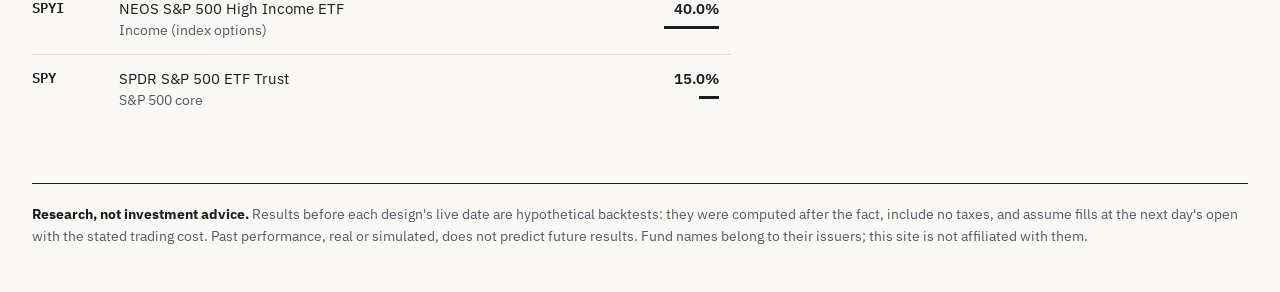
<file: designs/spx-income-10.html>
<!doctype html>
<html lang="en"><head><meta charset="utf-8"><meta name="viewport" content="width=device-width, initial-scale=1">
<title>SPX-INCOME-10 — Portfolio Designs</title><meta name="description" content="Track the S&amp;P 500 with a ~10% cash yield (longer history)"><link rel="preconnect" href="https://fonts.googleapis.com"><link rel="preconnect" href="https://fonts.gstatic.com" crossorigin><link href="https://fonts.googleapis.com/css2?family=IBM+Plex+Mono:wght@500;600&family=IBM+Plex+Sans:wght@400;600&family=Source+Serif+4:opsz,wght@8..60,400;8..60,600&display=swap" rel="stylesheet">
<link rel="stylesheet" href="../assets/style.css"></head>
<body>
<header class="top"><div class="wrap">
<a class="brand" href="../index.html">Portfolio Designs</a>
<nav class="nav" aria-label="Main"><a href="../index.html">Designs</a><a href="../method.html">Method</a></nav>
<span class="tag asof">As of 23 Oct 2026 close</span>
</div></header>
<main class="wrap">
<section class="dhead"><div class="title"><div class="crumb tag"><a href="../index.html">Designs</a> / SPX-INCOME-10 · S&amp;P 500 tracking · income</div><h1>Track the S&amp;P 500 with a ~10% cash yield (longer history)</h1>
<p class="stand">10% income with correlation 0.98; lags SPY by ~3 pts/yr.</p><div class="sub">Benchmark SPY · live tracking from 21 Oct 2026 · rebalanced monthly</div></div><div class="value"><div class="tag">Value of 100 · 23 Oct 2026</div><span class="big">181.1</span><div class="chg">Today -0.42% · SPY -0.52%</div><div class="chg">Since start +81.1% · SPY +100.7%</div></div></section>
<dl class="facts"><div><dt>Income / year</dt><dd>10.2%<small>avg $922 a month per $100k</small></dd></div><div><dt>CAGR</dt><dd>+15.5%<small>SPY +18.4%</small></dd></div><div><dt>Max drawdown</dt><dd>-17.2%<small>SPY -18.8%</small></dd></div><div><dt>Correlation</dt><dd>0.98<small>beta 0.80 vs SPY</small></dd></div></dl>
<section class="sect"><h2>Track record</h2><p class="sub">Value of 100 invested on 1 Sep 2022, distributions reinvested; the dashed line takes them as cash. Live tracking starts at the magenta line.</p>
<div class="ranges" role="group" aria-label="Time range"><button type="button" data-r="ALL" aria-pressed="true">ALL</button><button type="button" data-r="3Y" aria-pressed="false">3Y</button><button type="button" data-r="1Y" aria-pressed="false">1Y</button><button type="button" data-r="YTD" aria-pressed="false">YTD</button></div>
<div class="chart" id="nav-chart"><div class="readout" aria-live="polite"></div></div></section>
<section class="sect"><h2>Cash paid out</h2>
<p class="sub">Distributions received each month per $100,000 invested, taken as cash (the latest month is partial). To date: $46,106 in cash, with the holdings worth $119,741.</p>
<div class="chart" id="cash-chart"></div></section>
<section class="sect cols"><div class="wide"><h2>Holdings</h2><p class="sub">Frozen weights, rebalanced at each month-end close and filled at the next open; 5 bps per trade.</p>
<table class="holdings"><thead><tr><th>Ticker</th><th>Fund</th><th style="text-align:right">Weight</th></tr></thead><tbody><tr><td class='t'>XYLG</td><td>Global X S&amp;P 500 Covered Call &amp; Growth ETF<span class='role'>Income (calls on half the index)</span></td><td class='w'>45.0%<span class='wbar' style='width:45%'></span></td></tr><tr><td class='t'>SPYI</td><td>NEOS S&amp;P 500 High Income ETF<span class='role'>Income (index options)</span></td><td class='w'>40.0%<span class='wbar' style='width:40%'></span></td></tr><tr><td class='t'>SPY</td><td>SPDR S&amp;P 500 ETF Trust<span class='role'>S&amp;P 500 core</span></td><td class='w'>15.0%<span class='wbar' style='width:15%'></span></td></tr></tbody></table></div>
<div class="side assess"><h2>Assessment</h2>
<p><span class="tag">Main caveat</span>4-year history; weights fitted in-sample.</p>
<p><span class="tag">Live record</span>Tracked forward from 21 Oct 2026 with these frozen weights; nothing before that date is live.</p></div></section>
<script type="application/json" id="design-data">{"series":{"dates":["2022-09-01","2022-09-02","2022-09-06","2022-09-07","2022-09-08","2022-09-09","2022-09-12","2022-09-13","2022-09-14","2022-09-15","2022-09-16","2022-09-19","2022-09-20","2022-09-21","2022-09-22","2022-09-23","2022-09-26","2022-09-27","2022-09-28","2022-09-29","2022-09-30","2022-10-03","2022-10-04","2022-10-05","2022-10-06","2022-10-07","2022-10-10","2022-10-11","2022-10-12","2022-10-13","2022-10-14","2022-10-17","2022-10-18","2022-10-19","2022-10-20","2022-10-21","2022-10-24","2022-10-25","2022-10-26","2022-10-27","2022-10-28","2022-10-31","2022-11-01","2022-11-02","2022-11-03","2022-11-04","2022-11-07","2022-11-08","2022-11-09","2022-11-10","2022-11-11","2022-11-14","2022-11-15","2022-11-16","2022-11-17","2022-11-18","2022-11-21","2022-11-22","2022-11-23","2022-11-25","2022-11-28","2022-11-29","2022-11-30","2022-12-01","2022-12-02","2022-12-05","2022-12-06","2022-12-07","2022-12-08","2022-12-09","2022-12-12","2022-12-13","2022-12-14","2022-12-15","2022-12-16","2022-12-19","2022-12-20","2022-12-21","2022-12-22","2022-12-23","2022-12-27","2022-12-28","2022-12-29","2022-12-30","2023-01-03","2023-01-04","2023-01-05","2023-01-06","2023-01-09","2023-01-10","2023-01-11","2023-01-12","2023-01-13","2023-01-17","2023-01-18","2023-01-19","2023-01-20","2023-01-23","2023-01-24","2023-01-25","2023-01-26","2023-01-27","2023-01-30","2023-01-31","2023-02-01","2023-02-02","2023-02-03","2023-02-06","2023-02-07","2023-02-08","2023-02-09","2023-02-10","2023-02-13","2023-02-14","2023-02-15","2023-02-16","2023-02-17","2023-02-21","2023-02-22","2023-02-23","2023-02-24","2023-02-27","2023-02-28","2023-03-01","2023-03-02","2023-03-03","2023-03-06","2023-03-07","2023-03-08","2023-03-09","2023-03-10","2023-03-13","2023-03-14","2023-03-15","2023-03-16","2023-03-17","2023-03-20","2023-03-21","2023-03-22","2023-03-23","2023-03-24","2023-03-27","2023-03-28","2023-03-29","2023-03-30","2023-03-31","2023-04-03","2023-04-04","2023-04-05","2023-04-06","2023-04-10","2023-04-11","2023-04-12","2023-04-13","2023-04-14","2023-04-17","2023-04-18","2023-04-19","2023-04-20","2023-04-21","2023-04-24","2023-04-25","2023-04-26","2023-04-27","2023-04-28","2023-05-01","2023-05-02","2023-05-03","2023-05-04","2023-05-05","2023-05-08","2023-05-09","2023-05-10","2023-05-11","2023-05-12","2023-05-15","2023-05-16","2023-05-17","2023-05-18","2023-05-19","2023-05-22","2023-05-23","2023-05-24","2023-05-25","2023-05-26","2023-05-30","2023-05-31","2023-06-01","2023-06-02","2023-06-05","2023-06-06","2023-06-07","2023-06-08","2023-06-09","2023-06-12","2023-06-13","2023-06-14","2023-06-15","2023-06-16","2023-06-20","2023-06-21","2023-06-22","2023-06-23","2023-06-26","2023-06-27","2023-06-28","2023-06-29","2023-06-30","2023-07-03","2023-07-05","2023-07-06","2023-07-07","2023-07-10","2023-07-11","2023-07-12","2023-07-13","2023-07-14","2023-07-17","2023-07-18","2023-07-19","2023-07-20","2023-07-21","2023-07-24","2023-07-25","2023-07-26","2023-07-27","2023-07-28","2023-07-31","2023-08-01","2023-08-02","2023-08-03","2023-08-04","2023-08-07","2023-08-08","2023-08-09","2023-08-10","2023-08-11","2023-08-14","2023-08-15","2023-08-16","2023-08-17","2023-08-18","2023-08-21","2023-08-22","2023-08-23","2023-08-24","2023-08-25","2023-08-28","2023-08-29","2023-08-30","2023-08-31","2023-09-01","2023-09-05","2023-09-06","2023-09-07","2023-09-08","2023-09-11","2023-09-12","2023-09-13","2023-09-14","2023-09-15","2023-09-18","2023-09-19","2023-09-20","2023-09-21","2023-09-22","2023-09-25","2023-09-26","2023-09-27","2023-09-28","2023-09-29","2023-10-02","2023-10-03","2023-10-04","2023-10-05","2023-10-06","2023-10-09","2023-10-10","2023-10-11","2023-10-12","2023-10-13","2023-10-16","2023-10-17","2023-10-18","2023-10-19","2023-10-20","2023-10-23","2023-10-24","2023-10-25","2023-10-26","2023-10-27","2023-10-30","2023-10-31","2023-11-01","2023-11-02","2023-11-03","2023-11-06","2023-11-07","2023-11-08","2023-11-09","2023-11-10","2023-11-13","2023-11-14","2023-11-15","2023-11-16","2023-11-17","2023-11-20","2023-11-21","2023-11-22","2023-11-24","2023-11-27","2023-11-28","2023-11-29","2023-11-30","2023-12-01","2023-12-04","2023-12-05","2023-12-06","2023-12-07","2023-12-08","2023-12-11","2023-12-12","2023-12-13","2023-12-14","2023-12-15","2023-12-18","2023-12-19","2023-12-20","2023-12-21","2023-12-22","2023-12-26","2023-12-27","2023-12-28","2023-12-29","2024-01-02","2024-01-03","2024-01-04","2024-01-05","2024-01-08","2024-01-09","2024-01-10","2024-01-11","2024-01-12","2024-01-16","2024-01-17","2024-01-18","2024-01-19","2024-01-22","2024-01-23","2024-01-24","2024-01-25","2024-01-26","2024-01-29","2024-01-30","2024-01-31","2024-02-01","2024-02-02","2024-02-05","2024-02-06","2024-02-07","2024-02-08","2024-02-09","2024-02-12","2024-02-13","2024-02-14","2024-02-15","2024-02-16","2024-02-20","2024-02-21","2024-02-22","2024-02-23","2024-02-26","2024-02-27","2024-02-28","2024-02-29","2024-03-01","2024-03-04","2024-03-05","2024-03-06","2024-03-07","2024-03-08","2024-03-11","2024-03-12","2024-03-13","2024-03-14","2024-03-15","2024-03-18","2024-03-19","2024-03-20","2024-03-21","2024-03-22","2024-03-25","2024-03-26","2024-03-27","2024-03-28","2024-04-01","2024-04-02","2024-04-03","2024-04-04","2024-04-05","2024-04-08","2024-04-09","2024-04-10","2024-04-11","2024-04-12","2024-04-15","2024-04-16","2024-04-17","2024-04-18","2024-04-19","2024-04-22","2024-04-23","2024-04-24","2024-04-25","2024-04-26","2024-04-29","2024-04-30","2024-05-01","2024-05-02","2024-05-03","2024-05-06","2024-05-07","2024-05-08","2024-05-09","2024-05-10","2024-05-13","2024-05-14","2024-05-15","2024-05-16","2024-05-17","2024-05-20","2024-05-21","2024-05-22","2024-05-23","2024-05-24","2024-05-28","2024-05-29","2024-05-30","2024-05-31","2024-06-03","2024-06-04","2024-06-05","2024-06-06","2024-06-07","2024-06-10","2024-06-11","2024-06-12","2024-06-13","2024-06-14","2024-06-17","2024-06-18","2024-06-20","2024-06-21","2024-06-24","2024-06-25","2024-06-26","2024-06-27","2024-06-28","2024-07-01","2024-07-02","2024-07-03","2024-07-05","2024-07-08","2024-07-09","2024-07-10","2024-07-11","2024-07-12","2024-07-15","2024-07-16","2024-07-17","2024-07-18","2024-07-19","2024-07-22","2024-07-23","2024-07-24","2024-07-25","2024-07-26","2024-07-29","2024-07-30","2024-07-31","2024-08-01","2024-08-02","2024-08-05","2024-08-06","2024-08-07","2024-08-08","2024-08-09","2024-08-12","2024-08-13","2024-08-14","2024-08-15","2024-08-16","2024-08-19","2024-08-20","2024-08-21","2024-08-22","2024-08-23","2024-08-26","2024-08-27","2024-08-28","2024-08-29","2024-08-30","2024-09-03","2024-09-04","2024-09-05","2024-09-06","2024-09-09","2024-09-10","2024-09-11","2024-09-12","2024-09-13","2024-09-16","2024-09-17","2024-09-18","2024-09-19","2024-09-20","2024-09-23","2024-09-24","2024-09-25","2024-09-26","2024-09-27","2024-09-30","2024-10-01","2024-10-02","2024-10-03","2024-10-04","2024-10-07","2024-10-08","2024-10-09","2024-10-10","2024-10-11","2024-10-14","2024-10-15","2024-10-16","2024-10-17","2024-10-18","2024-10-21","2024-10-22","2024-10-23","2024-10-24","2024-10-25","2024-10-28","2024-10-29","2024-10-30","2024-10-31","2024-11-01","2024-11-04","2024-11-05","2024-11-06","2024-11-07","2024-11-08","2024-11-11","2024-11-12","2024-11-13","2024-11-14","2024-11-15","2024-11-18","2024-11-19","2024-11-20","2024-11-21","2024-11-22","2024-11-25","2024-11-26","2024-11-27","2024-11-29","2024-12-02","2024-12-03","2024-12-04","2024-12-05","2024-12-06","2024-12-09","2024-12-10","2024-12-11","2024-12-12","2024-12-13","2024-12-16","2024-12-17","2024-12-18","2024-12-19","2024-12-20","2024-12-23","2024-12-24","2024-12-26","2024-12-27","2024-12-30","2024-12-31","2025-01-02","2025-01-03","2025-01-06","2025-01-07","2025-01-08","2025-01-10","2025-01-13","2025-01-14","2025-01-15","2025-01-16","2025-01-17","2025-01-21","2025-01-22","2025-01-23","2025-01-24","2025-01-27","2025-01-28","2025-01-29","2025-01-30","2025-01-31","2025-02-03","2025-02-04","2025-02-05","2025-02-06","2025-02-07","2025-02-10","2025-02-11","2025-02-12","2025-02-13","2025-02-14","2025-02-18","2025-02-19","2025-02-20","2025-02-21","2025-02-24","2025-02-25","2025-02-26","2025-02-27","2025-02-28","2025-03-03","2025-03-04","2025-03-05","2025-03-06","2025-03-07","2025-03-10","2025-03-11","2025-03-12","2025-03-13","2025-03-14","2025-03-17","2025-03-18","2025-03-19","2025-03-20","2025-03-21","2025-03-24","2025-03-25","2025-03-26","2025-03-27","2025-03-28","2025-03-31","2025-04-01","2025-04-02","2025-04-03","2025-04-04","2025-04-07","2025-04-08","2025-04-09","2025-04-10","2025-04-11","2025-04-14","2025-04-15","2025-04-16","2025-04-17","2025-04-21","2025-04-22","2025-04-23","2025-04-24","2025-04-25","2025-04-28","2025-04-29","2025-04-30","2025-05-01","2025-05-02","2025-05-05","2025-05-06","2025-05-07","2025-05-08","2025-05-09","2025-05-12","2025-05-13","2025-05-14","2025-05-15","2025-05-16","2025-05-19","2025-05-20","2025-05-21","2025-05-22","2025-05-23","2025-05-27","2025-05-28","2025-05-29","2025-05-30","2025-06-02","2025-06-03","2025-06-04","2025-06-05","2025-06-06","2025-06-09","2025-06-10","2025-06-11","2025-06-12","2025-06-13","2025-06-16","2025-06-17","2025-06-18","2025-06-20","2025-06-23","2025-06-24","2025-06-25","2025-06-26","2025-06-27","2025-06-30","2025-07-01","2025-07-02","2025-07-03","2025-07-07","2025-07-08","2025-07-09","2025-07-10","2025-07-11","2025-07-14","2025-07-15","2025-07-16","2025-07-17","2025-07-18","2025-07-21","2025-07-22","2025-07-23","2025-07-24","2025-07-25","2025-07-28","2025-07-29","2025-07-30","2025-07-31","2025-08-01","2025-08-04","2025-08-05","2025-08-06","2025-08-07","2025-08-08","2025-08-11","2025-08-12","2025-08-13","2025-08-14","2025-08-15","2025-08-18","2025-08-19","2025-08-20","2025-08-21","2025-08-22","2025-08-25","2025-08-26","2025-08-27","2025-08-28","2025-08-29","2025-09-02","2025-09-03","2025-09-04","2025-09-05","2025-09-08","2025-09-09","2025-09-10","2025-09-11","2025-09-12","2025-09-15","2025-09-16","2025-09-17","2025-09-18","2025-09-19","2025-09-22","2025-09-23","2025-09-24","2025-09-25","2025-09-26","2025-09-29","2025-09-30","2025-10-01","2025-10-02","2025-10-03","2025-10-06","2025-10-07","2025-10-08","2025-10-09","2025-10-10","2025-10-13","2025-10-14","2025-10-15","2025-10-16","2025-10-17","2025-10-20","2025-10-21","2025-10-22","2025-10-23","2025-10-24","2025-10-27","2025-10-28","2025-10-29","2025-10-30","2025-10-31","2025-11-03","2025-11-04","2025-11-05","2025-11-06","2025-11-07","2025-11-10","2025-11-11","2025-11-12","2025-11-13","2025-11-14","2025-11-17","2025-11-18","2025-11-19","2025-11-20","2025-11-21","2025-11-24","2025-11-25","2025-11-26","2025-11-28","2025-12-01","2025-12-02","2025-12-03","2025-12-04","2025-12-05","2025-12-08","2025-12-09","2025-12-10","2025-12-11","2025-12-12","2025-12-15","2025-12-16","2025-12-17","2025-12-18","2025-12-19","2025-12-22","2025-12-23","2025-12-24","2025-12-26","2025-12-29","2025-12-30","2025-12-31","2026-01-02","2026-01-05","2026-01-06","2026-01-07","2026-01-08","2026-01-09","2026-01-12","2026-01-13","2026-01-14","2026-01-15","2026-01-16","2026-01-20","2026-01-21","2026-01-22","2026-01-23","2026-01-26","2026-01-27","2026-01-28","2026-01-29","2026-01-30","2026-02-02","2026-02-03","2026-02-04","2026-02-05","2026-02-06","2026-02-09","2026-02-10","2026-02-11","2026-02-12","2026-02-13","2026-02-17","2026-02-18","2026-02-19","2026-02-20","2026-02-23","2026-02-24","2026-02-25","2026-02-26","2026-02-27","2026-03-02","2026-03-03","2026-03-04","2026-03-05","2026-03-06","2026-03-09","2026-03-10","2026-03-11","2026-03-12","2026-03-13","2026-03-16","2026-03-17","2026-03-18","2026-03-19","2026-03-20","2026-03-23","2026-03-24","2026-03-25","2026-03-26","2026-03-27","2026-03-30","2026-03-31","2026-04-01","2026-04-02","2026-04-06","2026-04-07","2026-04-08","2026-04-09","2026-04-10","2026-04-13","2026-04-14","2026-04-15","2026-04-16","2026-04-17","2026-04-20","2026-04-21","2026-04-22","2026-04-23","2026-04-24","2026-04-27","2026-04-28","2026-04-29","2026-04-30","2026-05-01","2026-05-04","2026-05-05","2026-05-06","2026-05-07","2026-05-08","2026-05-11","2026-05-12","2026-05-13","2026-05-14","2026-05-15","2026-05-18","2026-05-19","2026-05-20","2026-05-21","2026-05-22","2026-05-26","2026-05-27","2026-05-28","2026-05-29","2026-06-01","2026-06-02","2026-06-03","2026-06-04","2026-06-05","2026-06-08","2026-06-09","2026-06-10","2026-06-11","2026-06-12","2026-06-15","2026-06-16","2026-06-17","2026-06-18","2026-06-22","2026-06-23","2026-06-24","2026-06-25","2026-06-26","2026-06-29","2026-06-30","2026-07-01","2026-07-02","2026-07-06","2026-07-07","2026-07-08","2026-07-09","2026-07-10","2026-07-13","2026-07-14","2026-07-15","2026-07-16","2026-07-17","2026-07-20","2026-07-21","2026-07-22","2026-07-23","2026-07-24","2026-07-27","2026-07-28","2026-07-29","2026-07-30","2026-07-31","2026-08-03","2026-08-04","2026-08-05","2026-08-06","2026-08-07","2026-08-10","2026-08-11","2026-08-12","2026-08-13","2026-08-14","2026-08-17","2026-08-18","2026-08-19","2026-08-20","2026-08-21","2026-08-24","2026-08-25","2026-08-26","2026-08-27","2026-08-28","2026-08-31","2026-09-01","2026-09-02","2026-09-03","2026-09-04","2026-09-08","2026-09-09","2026-09-10","2026-09-11","2026-09-14","2026-09-15","2026-09-16","2026-09-17","2026-09-18","2026-09-21","2026-09-22","2026-09-23","2026-09-24","2026-09-25","2026-09-28","2026-09-29","2026-09-30","2026-10-01","2026-10-02","2026-10-05","2026-10-06","2026-10-07","2026-10-08","2026-10-09","2026-10-12","2026-10-13","2026-10-14","2026-10-15","2026-10-16","2026-10-19","2026-10-20","2026-10-21","2026-10-22","2026-10-23"],"total":[100.0,98.822103,98.583112,100.101007,100.578716,102.197128,103.012078,99.195647,99.43092,98.572533,97.806549,98.264633,97.43885,96.204054,95.580732,93.848431,93.230814,92.970521,94.722576,92.704515,91.44961,93.484648,95.667837,95.69172,94.910231,92.864963,92.277633,91.693471,91.537612,93.524843,91.673752,93.76604,94.554727,94.130677,93.639698,95.556987,95.967701,97.127717,96.796999,96.57964,97.999989,97.616725,97.349385,95.510776,94.734144,95.672325,96.468099,97.063513,95.464616,99.321728,100.106939,99.579197,100.077746,99.703205,99.362193,99.59479,99.417594,100.516859,100.89591,100.914697,99.736164,99.573602,101.815286,102.003122,102.028606,100.552743,99.345511,99.242821,99.866232,99.318863,100.32275,101.156731,100.979113,98.750078,97.814394,96.904625,97.133834,98.228939,97.088088,97.659914,97.303351,97.532938,97.922472,97.695086,97.527363,98.02892,97.316693,98.989728,98.936268,99.431098,100.237029,100.715419,100.945129,100.861269,100.018664,99.518497,100.809514,101.531966,101.699353,101.193888,101.818501,102.067717,101.392973,102.02833,102.960678,104.149714,103.399233,103.902231,103.974903,103.052461,102.523217,102.797012,103.467656,103.716629,103.764707,103.070326,102.81929,101.504637,101.235945,101.84325,100.996944,101.321835,101.077856,100.524848,101.247705,102.524861,102.726469,101.538392,101.629561,100.018521,98.643917,98.629446,99.944055,99.322385,101.171567,100.121501,100.990613,101.925405,100.86508,101.040126,101.310611,101.629284,101.486868,102.739872,103.086265,104.02649,104.526864,104.084562,103.974308,104.328779,104.374523,104.34481,104.163862,105.082359,104.974171,105.117462,105.388431,105.264932,104.86745,105.098425,105.102709,103.717558,103.513094,105.16207,105.912396,105.930494,105.149839,104.414333,103.772082,105.358386,105.541982,105.223375,105.572344,105.479042,105.515941,105.624788,105.226953,106.217682,106.83182,106.826209,106.753754,105.919975,105.17569,106.045653,107.23169,107.157577,106.867287,107.731234,108.8126,108.609369,108.832097,108.641728,109.066455,109.203337,109.734498,110.17487,110.146503,110.932781,110.627485,110.432223,109.929025,110.380876,109.755497,109.410476,110.284742,110.301846,110.557012,111.637117,111.600949,111.571608,110.877662,110.664599,110.913675,111.412053,112.061649,112.692447,112.759466,113.029217,113.407749,113.635116,113.223746,113.28683,113.592318,113.72758,113.837761,113.424926,114.148909,114.295637,114.200946,112.853682,112.67097,112.115674,113.053399,112.665826,112.03218,112.01465,111.925102,112.534778,111.416449,110.566846,109.631783,109.690311,110.426527,110.241801,111.099058,109.95143,110.681208,111.197973,112.599986,112.873083,112.877886,112.969443,112.78641,112.11726,111.908527,112.107368,112.720142,112.32607,112.384028,113.124691,111.838691,111.974988,111.876423,110.894342,109.304844,109.029159,109.456111,107.946495,107.890675,108.506517,108.338297,108.304245,106.941025,107.597867,107.79346,108.897924,109.327649,109.892903,110.382725,109.797128,109.391516,110.399917,110.309374,109.04527,108.36869,107.166551,107.057624,107.740265,106.466956,105.245737,104.809614,106.022,106.566243,107.590811,109.111416,109.663164,109.786622,110.119944,110.224773,109.65646,110.560726,110.614763,111.809629,111.833274,112.042508,111.981412,112.554253,112.453687,112.693696,112.611866,112.652467,112.758956,112.779987,112.978946,113.422171,113.10099,113.103732,112.812472,113.279834,113.702307,113.954786,114.31917,115.277116,115.233452,115.620386,115.924069,116.253214,115.302639,115.934504,116.088489,116.347288,116.482023,116.650233,116.387223,115.991647,115.369792,115.194402,115.29406,116.501109,116.492411,116.866964,116.996732,117.067865,116.755759,116.280252,117.040515,118.154887,118.396094,118.637798,118.685187,119.123309,119.198137,119.611314,119.629434,118.557675,119.50754,120.396141,120.274179,120.459683,121.078791,120.985703,121.542272,121.506729,120.460315,121.151974,121.574471,121.429118,120.895452,120.708483,122.568298,122.629628,122.47859,122.600891,122.407861,122.860577,123.57195,123.472658,122.570591,122.988331,123.865806,123.525641,123.313309,124.271682,124.208899,123.988444,123.632817,124.106907,124.770006,125.570688,125.779447,125.742744,125.523479,125.397875,126.10089,126.229811,126.046376,125.290837,125.286765,124.179404,125.252296,125.316008,125.396558,124.688198,125.369937,123.853916,122.63305,122.427223,121.767719,121.415975,120.425013,121.385464,122.720165,122.748398,122.242096,123.351819,123.650929,122.086607,121.832491,122.65306,123.814378,124.677455,124.825758,124.944211,125.257466,125.474642,125.450238,125.823334,126.658059,126.635568,126.592829,126.702628,126.931702,126.665626,126.210556,126.682122,126.786531,126.289653,125.767773,126.500006,126.53402,126.744897,127.707688,127.790558,127.883063,127.999889,128.159417,129.013046,129.18275,129.199581,129.741934,129.867015,129.766768,129.699842,129.476554,129.829693,130.076654,130.075879,129.86768,130.125807,130.742238,131.219888,131.651182,131.832218,131.946133,132.64139,132.083513,132.612571,132.732439,133.248326,132.210822,131.599966,130.937965,131.949047,131.744136,129.41989,128.864907,130.019442,130.191915,129.662837,131.353988,129.72939,127.594698,123.748343,125.135059,124.347546,127.165684,127.910381,127.793544,129.87284,130.411218,132.204314,132.603932,133.564824,133.527137,133.844037,132.946823,134.158153,133.904918,134.124365,133.513336,133.717601,134.643663,132.390516,132.318054,132.042962,130.027534,131.329716,131.962465,133.139951,133.994151,134.541109,134.696612,134.728844,134.608189,136.073356,135.937454,136.257677,136.538372,136.367022,136.777811,136.62858,137.046096,136.098326,136.142576,135.995838,136.976391,135.967945,137.059218,137.749576,137.509126,138.213011,139.005874,138.260785,138.822353,138.644872,139.126929,138.932852,138.998076,138.00522,138.447326,138.200381,138.544417,138.734829,138.393794,136.491199,136.823913,136.538875,137.798261,140.603042,141.423408,141.881621,142.017525,141.676213,141.748328,141.459345,140.025606,140.470765,140.854085,140.931685,141.368535,141.843499,142.144935,142.667448,142.412463,142.94397,143.154137,143.627672,143.797455,143.844793,144.053273,143.403712,143.139406,143.925127,143.547025,143.625288,143.95578,143.424594,140.322217,140.198675,141.832175,143.004976,144.163522,144.355706,142.994065,141.609517,141.272574,140.785219,142.303807,143.069142,141.783294,142.136421,140.390557,140.500946,140.756673,142.930843,142.833477,143.739384,144.737144,145.276234,145.710879,145.604113,144.16918,145.093188,144.699734,145.15649,144.734237,143.884468,144.721406,145.251513,145.736075,144.730368,145.524022,145.642605,145.345368,146.55139,146.572337,146.86337,147.130547,146.823332,144.468846,144.092762,143.474388,143.444082,141.365544,143.488126,141.078873,139.765358,141.074049,138.826652,139.593246,135.850444,134.824968,135.656547,133.96751,136.512867,137.665217,136.135831,137.578954,137.445153,137.26953,139.203171,139.678897,138.367734,138.060582,135.507263,136.263515,136.574275,137.330453,131.828177,123.877146,123.382842,121.757166,133.10216,128.415482,130.806258,132.047441,131.854679,128.664656,129.239016,126.324424,129.331924,131.193059,133.413849,134.213067,134.423195,135.073346,135.151691,135.890144,137.210296,136.890103,136.021927,136.502206,136.919901,137.011754,139.985547,140.753574,140.580728,140.928303,141.775294,141.743791,141.383328,139.915369,139.734673,138.992513,141.493648,140.755765,141.215693,141.075991,141.721181,142.381755,142.38832,142.101535,143.068599,143.298053,143.947842,143.496508,143.851121,142.993003,144.075638,142.996118,143.207734,142.683174,144.058558,144.699279,145.087493,145.849621,146.529017,146.691663,146.69613,147.17358,148.072894,147.300991,147.504036,147.952666,148.214883,147.912356,148.312433,147.876315,148.291421,148.875815,148.703909,148.646243,148.800729,149.796211,150.019828,150.401055,150.346164,150.115088,149.988144,149.52827,147.705783,149.551503,149.026323,149.981187,149.842248,150.827286,150.526739,151.823562,151.993943,152.212824,151.755364,151.810644,151.126449,150.876931,150.4267,152.353366,151.867634,152.274485,152.652012,152.947906,152.304007,151.610056,152.090115,153.121894,152.729616,153.142918,153.610782,153.870246,154.613869,154.747842,155.18454,155.090363,154.893569,155.618547,156.04641,156.461111,155.738924,155.659167,155.004579,155.706738,156.246545,156.515737,156.981666,157.062338,157.151964,157.567709,157.162943,157.762552,157.698329,154.212393,156.12736,156.061737,156.517746,155.798133,156.735853,158.270556,158.25196,157.604961,158.320223,159.267788,160.439799,161.080862,160.784611,159.810631,160.182227,160.360413,159.065518,159.60944,158.218907,158.366359,160.318306,160.70305,160.826333,158.68967,158.781378,157.619196,156.681725,157.094183,155.154675,156.726558,158.673385,159.891106,160.865093,161.474987,161.088801,161.262287,161.751728,161.9663,162.125225,161.828616,161.568729,162.545932,162.885473,161.737944,161.492174,161.242038,159.66158,160.84974,162.107233,163.061451,163.554005,163.890197,163.937239,163.76304,163.487214,162.653683,162.851879,163.637504,164.463597,164.008024,163.938066,164.889928,164.9234,164.854421,164.188253,164.551441,164.47932,161.708158,163.429319,164.172223,164.272228,164.974696,165.460787,165.419024,165.159216,164.840578,165.62307,164.533766,163.802165,161.889452,164.845783,165.373735,165.21,165.070537,163.074671,162.995605,163.267004,164.124447,163.753447,164.861635,163.50238,164.429961,165.649179,165.010697,164.250244,164.292759,163.032169,164.372804,163.342024,161.41291,162.737249,162.584577,162.489356,160.256492,159.363429,161.040241,161.574645,159.45764,158.877265,156.707986,158.189597,157.75708,158.605007,156.308601,153.71968,153.243909,157.35868,158.506539,158.48884,159.165487,159.140979,162.438866,163.14802,162.988626,164.157432,165.3892,166.23629,166.523186,167.948128,167.844452,166.942094,168.220817,167.757075,168.663856,168.886288,168.423103,168.425167,169.566301,170.125461,169.551703,170.448193,172.195862,171.145347,172.753966,173.039241,172.996088,173.56648,174.521078,173.132605,173.061644,172.260786,173.626602,174.022305,174.476382,175.329019,175.367458,175.966658,176.476868,176.824093,176.922819,176.133678,176.698995,172.969328,173.527351,172.724751,170.540752,173.137917,173.983567,176.38048,175.581718,173.963991,175.502392,175.051698,172.887197,172.606438,172.917837,172.232959,174.554035,175.630535,175.539489,175.602286,176.723234,176.051591,175.688427,176.935675,177.520704,176.441502,177.252793,177.596111,177.101535,175.820643,175.420659,176.864264,176.855299,174.804048,175.007934,175.122964,175.546076,173.329627,175.768506,176.901702,178.831623,180.957871,180.737077,180.642253,181.39225,181.411186,181.120966,181.47402,182.124996,181.851393,181.354855,180.573011,181.001425,179.899491,180.528792,180.062188,180.572343,180.702355,181.57687,181.375467,181.064379,179.952492,180.706434,182.126012,181.751091,181.121724,180.402832,179.608298,181.005527,180.413466,179.674958,178.999234,180.894909,181.107638,183.275592,183.188188,182.220646,182.198719,182.895958,181.923039,181.735968,181.396983,181.451294,182.678512,183.6939,184.491922,184.191423,183.731091,184.652913,184.483885,184.439021,183.040814,183.323653,181.465125,182.144935,182.954539,183.616879,181.886629,181.12211],"bench":[100.0,97.942429,97.572856,99.325768,99.974975,101.528115,102.619296,98.157166,98.531718,97.413049,96.669907,97.419577,96.301326,94.621477,93.826669,92.25464,91.341979,91.108804,92.901502,90.960859,89.55431,91.918649,94.766883,94.546255,93.570921,90.960859,90.266352,89.694704,89.398854,91.758164,89.66711,91.971305,93.051913,92.392543,91.617778,93.844222,94.992556,96.509439,95.782326,95.270861,97.537405,96.83289,96.409146,93.989644,93.021845,94.360715,95.263326,95.777314,93.804096,98.959016,99.916814,99.066852,99.911794,99.149577,98.846208,99.295007,98.933953,100.265305,100.897145,100.874572,99.264915,99.09443,102.215965,102.140743,102.022898,100.187577,98.743409,98.575414,99.347648,98.605497,100.027124,100.784329,100.139949,97.690347,96.537,95.718403,95.849376,97.282584,95.894731,96.446346,96.065991,94.8721,96.579817,96.325438,95.919924,96.660446,95.557201,97.748516,97.693119,98.378229,99.622504,99.98521,100.373116,100.189245,98.60744,97.889603,99.713183,100.909612,100.801301,100.839065,101.947314,102.181578,100.899514,102.383082,103.471176,104.977413,103.861613,103.226863,104.576927,103.433412,102.536724,102.776025,103.982496,103.934642,104.272172,102.836474,102.579557,100.521698,100.383182,100.917163,99.839119,100.179171,99.808914,99.426028,100.19931,101.806275,101.876807,100.315173,100.478889,98.62508,97.201963,97.06343,98.667897,98.05078,99.77111,98.604538,99.552658,100.85984,99.140526,99.408541,100.060859,100.247978,100.022942,101.47678,102.070929,103.509601,103.904018,103.327534,103.057022,103.459023,103.565215,103.593018,103.170797,104.54117,104.285824,104.660006,104.728257,104.710567,104.139152,104.220072,104.328794,102.672694,102.237804,104.273163,105.163154,105.056962,103.876207,103.163206,102.432507,104.328794,104.356605,103.898949,104.384392,104.202358,104.065841,104.424872,103.727037,104.986157,105.99753,105.843291,105.886286,104.697923,103.939413,104.839526,106.197254,106.237717,105.648581,106.652371,108.194696,107.987373,108.222499,107.848317,108.500619,108.695313,109.681366,110.404497,110.535986,111.906359,111.52519,110.94657,110.378121,110.776536,109.939073,109.489879,110.690249,110.746081,111.182582,112.494617,112.62405,112.456554,111.575928,111.294246,111.575928,112.286528,113.189969,114.088333,114.017278,114.413178,115.263342,115.519647,114.753231,114.753231,115.26588,115.580572,115.598309,114.831902,115.95614,116.176937,115.844484,114.232998,113.905622,113.39045,114.380193,113.882791,113.121452,113.162053,113.096067,113.720364,112.395637,111.570859,110.720712,110.774005,111.494735,111.192737,112.431169,110.872976,111.654607,112.362652,113.986831,114.456326,114.288814,114.502003,114.007132,113.240724,112.893032,113.063074,113.806643,113.182337,113.314318,114.291352,112.914339,112.980559,112.746263,111.709746,109.86336,109.616347,110.077299,108.460123,108.503415,109.132451,108.867588,108.824304,107.367564,108.149413,108.108651,109.392221,110.09257,110.665589,111.118901,110.441455,109.891372,111.047604,111.042503,109.562836,108.600178,107.265692,107.07979,107.887096,106.338679,105.065327,104.58908,105.83952,106.504208,107.640067,109.702931,110.703788,110.958457,111.274244,111.35576,110.487294,112.211444,112.104478,114.279401,114.521337,114.661408,114.80401,115.687731,115.435609,115.881281,115.952594,115.743764,115.858353,115.776854,116.232737,116.920353,116.306588,116.283669,115.815077,116.69879,117.200496,117.656354,118.19372,119.823621,120.208191,120.010257,120.685325,121.419191,119.736658,120.871985,121.114904,121.626304,121.846215,121.892255,121.539381,120.859211,119.872184,119.486075,119.64971,121.357814,121.173725,121.859012,121.8053,121.889693,121.442207,120.767131,121.841098,123.359987,123.620821,123.981359,124.116901,124.791962,124.633427,125.620431,125.523281,123.475068,125.09114,126.408017,125.947734,126.313398,127.366903,127.423154,128.159583,128.10334,126.338977,127.487085,128.366728,127.727457,127.024264,127.139328,129.770545,129.860031,129.38442,129.624776,129.453468,129.918845,131.138556,130.997921,129.688699,130.345869,131.639738,130.849613,130.737111,132.143475,131.936361,131.675536,130.771386,131.548584,132.279605,133.503097,133.94428,133.690369,133.320998,133.074759,134.193074,134.167455,133.934005,133.082439,133.228635,131.602442,132.977295,133.05167,133.205555,131.871777,132.866977,131.033017,129.391423,129.155435,128.391058,128.126856,127.008533,128.178158,129.699216,129.637662,129.14516,130.368659,130.830369,128.757858,128.339755,129.540182,131.145874,132.500193,132.646397,132.659227,133.423604,133.595443,133.613406,134.226429,135.888566,135.608987,135.803899,135.960386,136.293831,135.901395,134.908735,135.801369,135.89627,134.944653,134.049464,135.270401,135.380679,135.532041,137.142834,137.140271,136.973549,137.396785,137.727683,138.858828,139.138406,139.223105,140.331137,140.687678,140.305493,140.117399,139.661895,140.199729,140.374703,140.596,140.042758,140.330976,141.27538,141.90581,142.724125,142.8888,143.027767,144.443052,143.197584,144.100807,144.497111,145.35398,143.315985,142.214578,141.270206,142.726671,142.502812,139.273328,138.547674,140.099379,140.181725,139.47148,141.738556,139.731395,137.129859,133.136103,134.363551,133.465453,136.550828,137.152988,137.225018,139.481795,139.921842,142.320101,142.6392,144.003037,143.768862,144.26292,143.130695,144.651519,144.306663,144.504831,143.665918,143.678812,145.050353,142.065327,141.774563,141.429723,139.049501,140.606283,141.218742,142.667503,143.869227,144.620621,144.834214,144.893382,144.463651,146.928846,146.674862,147.041397,147.462102,147.136878,147.720228,147.505959,148.097062,146.77036,146.832285,146.563876,147.895751,146.558702,147.944781,148.969516,148.708811,149.599334,150.822785,149.650959,150.301375,150.314318,150.892478,150.644716,150.564691,149.188911,149.511573,149.459947,149.921963,150.1646,149.710321,146.775518,147.395004,147.077516,148.855918,152.55733,153.736925,154.402894,154.550017,154.069918,154.144752,153.153574,151.191898,151.811384,152.366335,152.41796,153.23621,153.71112,154.232514,155.037854,154.568069,155.528253,155.807009,155.879298,156.847218,156.589124,156.885949,156.078046,155.592788,156.795625,155.987706,155.956727,156.622681,155.977374,151.328721,151.282238,153.09929,154.0161,155.727984,155.738348,154.098978,152.340449,151.78624,151.413291,153.306467,154.189608,152.446633,152.669381,150.338478,150.571573,150.778767,153.521446,153.226185,154.764561,156.181199,157.059182,157.916389,157.455389,155.22814,156.561917,155.860069,156.696581,155.862648,154.813785,155.852284,156.484213,157.028107,155.590725,156.64739,156.766548,156.261482,157.911216,157.903463,158.36701,158.739975,158.079566,155.375779,154.668725,153.899521,153.97724,151.519475,153.884015,151.187965,149.398378,151.004077,148.323581,149.154935,145.1821,143.975234,144.739248,142.809759,145.759631,146.883652,145.296068,146.87843,146.453711,146.502032,149.125665,149.484124,147.699533,147.307291,144.340801,145.30972,145.720143,146.642321,139.415664,131.253847,131.020067,128.967929,142.512063,136.267301,138.698681,140.044257,139.652015,136.547847,136.742678,133.487825,136.960897,139.083155,142.010704,143.036793,143.09132,143.992722,144.049859,145.070726,147.224156,146.379956,145.156456,145.766884,146.782577,146.595531,151.44016,152.440251,152.635098,153.380593,154.352123,154.520973,154.001449,151.406377,151.466141,150.432267,153.559855,152.671428,153.274103,153.102658,153.965072,154.843087,154.801519,154.053397,155.635355,155.775628,156.658833,156.212033,156.832873,155.079454,156.554922,155.217148,155.193761,154.829274,156.358608,158.085932,158.174531,159.412053,160.204064,160.970012,160.91792,161.64741,162.921422,161.707335,161.618752,162.587913,163.046464,162.473284,162.783325,162.087715,162.62961,163.624833,163.504998,163.815039,163.838474,165.232355,165.287042,165.98528,165.943567,165.505905,165.297486,164.677404,161.978275,164.440312,163.606588,164.85976,164.721679,166.00612,165.67785,167.441649,168.014812,168.030463,167.63706,167.600554,166.691318,166.248402,165.581449,168.124252,167.384334,168.08515,168.46814,169.064756,168.056493,166.811154,167.715183,169.116864,168.627062,169.04132,169.432112,169.92193,171.333991,171.276677,172.188539,171.951479,171.737838,172.540277,173.394825,174.21517,173.266817,172.715574,171.91876,172.903684,173.389603,174.042743,174.635812,174.836945,174.83435,175.461347,174.810835,175.853235,175.343801,170.60463,173.222397,173.010787,173.778879,172.5954,173.575086,175.380372,175.377745,174.465979,175.50053,176.934817,179.022245,179.497735,179.583965,177.608878,178.191471,178.525866,176.409701,177.021047,175.12173,175.294126,178.029471,178.437057,178.536343,175.573704,175.54495,173.909481,172.449099,173.115294,170.476623,172.174791,174.708922,176.352241,177.569696,178.538938,177.72383,178.053003,178.669556,178.80019,179.139824,178.601652,178.447501,179.630997,180.048978,178.11309,177.843988,177.358086,175.406483,176.731056,178.33284,179.443821,180.263973,180.898078,180.87972,180.235139,180.015034,178.681322,179.008851,180.201082,181.272784,180.688451,180.670109,181.864951,182.150557,181.78636,180.892808,181.385447,181.233457,177.544133,179.593184,180.531222,180.596741,181.513825,182.237029,182.218671,181.857085,181.31469,182.21606,180.675347,179.800185,177.554594,180.96097,181.833521,181.354001,181.312079,178.511005,178.636788,178.925006,179.826392,179.352111,180.649139,178.804478,180.104117,181.623893,180.615083,179.74777,179.849972,178.264694,179.522427,178.521482,176.181586,177.724926,177.439303,177.216604,174.525582,173.537741,175.303812,175.764958,173.312398,172.885294,170.406833,172.196114,171.618083,172.574479,169.492521,166.602348,166.045318,170.871911,172.159334,172.31437,173.128849,173.205038,177.616502,178.641189,178.522965,180.267551,182.464096,183.903928,184.355838,186.583909,186.210783,184.991684,186.865035,186.139865,187.582308,187.905501,186.991157,186.962241,188.822457,189.345317,188.651673,190.165083,192.808267,192.217099,193.804054,194.245455,193.951193,195.036322,196.575987,194.211318,194.074688,192.781979,194.757807,195.144037,195.911258,197.211833,197.177663,198.265419,198.75938,199.300614,199.571264,198.17084,198.919655,193.785664,194.224438,193.654304,190.601229,193.840851,194.889183,198.32586,197.143526,194.681618,196.705719,196.0867,193.239127,193.14956,193.428784,192.030037,195.193696,196.713633,196.447577,196.189435,197.901657,196.96125,196.352756,198.014933,198.8684,197.345836,198.04654,198.831523,197.754131,195.796919,195.480833,197.111403,196.882208,194.45086,194.648416,194.69058,195.156818,192.153853,195.375456,196.782133,199.584899,203.183206,202.777538,202.453539,203.691609,203.631022,202.98038,203.488767,204.908612,204.502944,203.536185,202.161146,202.585237,200.883556,201.705417,201.112718,201.755462,201.800254,203.122619,202.661635,202.055768,200.667562,201.557907,203.667899,202.882916,201.768647,200.830883,199.627047,201.328728,200.430469,199.511144,198.631324,200.883556,201.142085,204.260791,204.229104,202.758213,202.591845,203.693027,202.177248,201.804912,201.390314,201.74945,203.241472,204.612013,205.736969,205.243137,204.374341,205.599645,205.475523,205.451765,203.230898,203.80922,201.554039,202.406991,203.085661,204.152528,201.741537,200.68787],"price":[100.0,98.82911,98.590231,100.107094,100.583281,102.201142,103.014019,99.203257,99.438029,98.58101,97.757135,97.991169,97.168374,95.546836,94.928229,93.207197,92.594836,92.336118,94.076175,92.071772,90.825932,92.848714,95.01705,95.040765,94.264588,92.233261,91.649933,91.069752,90.91495,92.888654,91.050149,93.128208,93.911526,93.490341,93.002728,94.906961,95.102876,96.252449,95.546549,95.331291,96.734898,96.356146,96.093783,94.278906,93.51228,94.438371,95.223863,95.811598,94.233331,98.040643,98.815715,98.294796,98.786913,98.417189,98.080579,98.31018,97.915845,98.998537,98.976404,98.994796,97.838287,97.678679,99.878781,100.063329,100.088341,98.640528,97.45626,97.355509,97.967089,97.430104,98.414935,99.233023,99.058821,96.872167,95.889577,94.997693,95.222434,96.295758,95.17752,95.355435,95.007375,95.22634,95.412226,95.190351,95.026618,95.515334,94.821364,96.45152,96.399428,96.88154,97.666816,98.132937,98.356756,98.275054,97.454055,96.966723,98.224636,98.707828,98.870084,98.37813,98.985409,99.22764,98.571495,99.189326,100.09549,101.251473,100.521839,101.01086,101.081501,100.184733,99.670231,99.93642,100.588365,100.830422,100.877171,100.202112,99.958033,98.23286,97.973192,98.163978,97.347887,97.661075,97.425714,96.89213,97.588894,98.819889,99.014212,97.869073,97.956947,96.404122,95.079175,95.065229,96.332345,95.733132,97.515528,96.448477,97.065424,97.963948,96.558903,96.726436,96.985562,97.290702,97.15421,98.353981,98.685339,99.585722,100.063572,99.640144,99.534597,99.873939,99.917718,99.889276,99.716065,100.595324,100.49177,100.628963,100.88836,100.770119,100.389616,100.610698,100.406458,99.083299,98.485397,100.0546,100.768591,100.784255,100.041505,99.341702,98.730651,100.239927,100.414602,100.111472,100.443474,100.354711,100.389838,100.493391,100.114875,101.05749,101.641797,101.63643,101.414928,100.622905,99.511344,100.334343,101.457089,101.386438,101.111735,101.927944,102.951065,102.758753,102.969494,102.789375,103.191259,103.320739,103.823306,104.239963,104.213107,104.957048,104.608957,104.236277,103.761819,103.771251,103.182501,102.857813,103.680548,103.69642,103.936681,104.953223,104.918578,104.890989,104.238586,104.038289,104.272452,104.740985,105.351689,105.944714,106.007722,106.261312,106.617191,106.830947,106.44421,106.503504,106.624176,106.751182,106.427515,106.040643,106.717849,106.855603,106.766504,105.506942,105.336107,104.816956,105.693658,105.331302,104.738898,104.722527,104.638817,105.208798,104.163256,103.368972,102.49476,102.549495,103.021416,102.848744,103.231364,102.165259,102.843456,103.323453,104.625956,104.879534,104.884138,104.968955,104.798911,104.177102,103.983173,104.167929,104.737332,104.371167,104.425006,105.113216,103.863641,103.804835,103.713196,102.390445,100.922832,100.66817,101.062561,99.668834,99.617064,100.18569,100.030456,99.99932,98.740621,99.347082,99.527683,100.547439,100.944216,101.466134,101.918378,101.377703,101.003186,101.934257,101.850657,100.683509,100.058796,98.948841,98.623534,99.252541,97.687902,96.567284,96.167167,97.279626,97.778898,98.719012,100.114223,100.620469,100.733734,101.039596,101.135771,100.614323,101.444027,101.493605,102.589922,102.611629,102.803627,102.747564,103.114731,103.022682,102.834421,102.759647,102.796743,102.893955,102.913158,103.094845,103.499346,103.206286,103.208779,102.942981,103.369471,103.754992,103.985391,104.317873,105.192002,105.152182,105.440781,105.717546,106.017511,104.732508,105.306927,105.447211,105.682309,105.804863,105.767154,105.52828,105.168902,104.605088,104.446054,104.536408,105.630826,105.62293,105.962553,106.080224,106.14472,105.861731,105.430581,106.119915,107.130319,107.165471,107.384346,106.9981,107.393396,107.46081,107.833619,107.849883,106.882841,107.738599,108.539701,108.429734,108.596978,109.155127,109.07119,109.572964,109.540924,108.597531,109.221085,109.60197,109.47094,108.809841,108.205881,109.873458,109.928589,109.79276,109.902333,109.729328,110.135225,110.772404,110.683404,109.874772,110.249255,111.035828,110.7309,110.540577,111.39966,111.343386,111.145757,110.775448,111.003591,111.596396,111.866012,112.051967,112.019072,111.823568,111.711446,112.338266,112.453271,112.289483,111.616384,111.612781,110.62626,111.582058,111.638817,111.710578,111.07952,111.68686,110.336285,109.248695,109.065322,108.47778,108.16444,107.281624,107.933858,109.12093,108.709003,108.260862,109.243372,109.508225,108.123341,107.898488,108.625192,109.653689,110.418044,110.549409,110.654319,110.931733,111.12407,111.102467,111.432881,112.172127,112.152221,112.114366,112.038829,112.24125,111.557667,111.156252,111.571995,111.664005,111.225883,110.765672,111.410856,111.441395,111.627135,112.475059,112.548061,112.629538,112.732415,112.872932,113.624744,113.774203,113.789023,114.266687,114.376854,114.288557,114.173956,113.804202,114.114516,113.87718,113.876317,113.693786,113.919461,114.459132,114.877301,115.254879,115.413363,115.513099,116.121759,115.633372,116.096542,116.201482,116.653111,115.744811,115.210049,114.630493,115.317761,115.138773,112.65312,112.170301,113.175202,113.325475,112.865091,114.33734,112.922447,111.064298,107.716272,108.923327,108.237833,110.69087,111.339102,111.237396,113.047308,113.515919,115.07674,115.424586,116.008733,115.97559,115.743355,114.967231,116.014972,115.795843,115.985607,115.457325,115.633781,116.434522,114.485607,114.422946,114.185057,112.442181,113.568259,114.115447,115.133684,115.872358,116.345351,116.479818,116.507679,116.40336,117.670351,117.498829,117.563275,117.805477,117.186862,117.540288,117.411862,117.770702,116.956152,116.994207,116.868091,117.710717,116.844129,117.781914,118.375161,118.168551,118.773421,119.454781,118.814483,119.297065,119.144517,119.558798,119.149649,119.205452,117.878674,118.256625,118.045451,118.339505,118.502179,118.210701,116.585115,116.869081,116.625621,117.701346,120.097058,120.797773,121.189163,121.305234,121.013701,121.075305,120.828458,119.603819,119.750925,120.077688,119.66355,120.034869,120.438051,120.694264,121.138158,120.921372,121.373221,121.551483,121.953571,122.097729,122.13791,122.314951,121.763398,121.538986,122.206117,121.885082,121.951551,122.232153,121.781119,119.14692,119.042023,120.368891,121.364348,121.863332,122.026604,120.87555,111.130197,110.852851,110.489369,111.680986,112.281551,111.272563,111.549632,110.179677,110.266287,110.466972,112.17302,112.096612,112.807485,113.363506,113.333167,113.672419,113.589025,112.469044,113.190134,112.882906,113.239348,112.909803,112.246714,112.899629,113.313177,113.691188,112.906604,113.52576,113.618268,113.3864,114.327221,114.343578,114.570609,114.779023,114.539371,112.702596,112.236056,111.754329,111.280292,109.667772,111.314329,109.44549,108.426483,109.441749,107.698255,108.29296,105.38939,104.593861,105.238976,103.928667,105.903301,106.797247,105.610789,106.730339,106.626517,106.442615,107.703651,108.071363,106.617065,106.38062,104.413332,104.996022,105.235363,105.818018,101.578312,95.451757,95.070875,93.818236,102.559971,98.948719,100.790898,101.747276,101.598733,99.140712,99.583283,96.956476,99.265399,100.282975,101.980927,102.591928,102.752401,103.249531,103.309453,103.874212,104.883341,104.638582,103.974967,104.342074,104.661366,104.731573,107.00474,107.591814,107.459679,107.725386,108.372809,108.099779,107.82502,106.266531,106.129051,105.565026,107.465926,106.904842,107.254472,107.148148,107.637938,108.139644,108.144634,107.926819,108.661309,108.835583,109.329093,108.986313,109.255642,108.603899,109.426164,108.606268,108.76698,108.320674,109.121279,109.607473,109.459193,110.034456,110.547437,110.670103,110.673633,111.033843,111.712335,111.129971,111.283151,111.621616,111.81945,111.591208,111.893047,111.564033,111.877194,112.31809,112.188394,111.946542,112.062677,112.360208,112.528164,112.814278,112.772808,112.599407,112.503988,112.158755,110.792021,112.176465,111.782535,112.498766,112.394553,113.133412,112.90797,113.880709,114.008499,114.172696,113.829551,113.666095,113.153903,112.511406,112.175693,113.612884,113.250342,113.553771,113.835549,114.05609,113.575714,113.05837,113.416367,114.185786,113.893242,114.201468,114.55036,114.743833,115.29838,115.39828,115.723937,115.653697,115.506941,116.04758,116.318041,116.427176,115.890142,115.365687,114.879997,115.400495,115.801067,116.000502,116.34574,116.405534,116.471953,116.780093,116.480096,116.924491,116.876898,114.293327,115.712573,115.663941,116.001925,115.468585,116.163564,116.960402,116.946881,116.002884,116.529495,117.227234,118.090433,118.562576,118.344445,117.626884,117.900535,118.031546,117.078453,117.47881,116.455317,116.563844,118.00055,118.283745,118.37448,116.801816,116.869316,116.013903,115.323889,115.627473,114.199916,115.356888,116.404808,117.298627,117.544236,117.989927,117.707546,117.834312,118.191947,118.34874,118.464855,118.248125,118.058228,118.772271,119.020375,118.181869,118.002291,117.819518,116.664691,117.532868,118.399629,118.880907,119.240224,119.007482,119.041608,118.915457,114.867192,114.277324,114.419394,114.97136,115.551761,115.231685,115.182528,115.8513,115.87481,115.826355,115.358305,115.613483,115.562802,113.393314,114.133486,114.652365,114.72212,115.212926,115.552433,115.523273,115.341576,115.11902,115.66513,114.904396,114.39347,113.057701,115.122307,115.491004,115.376661,115.279263,113.885424,113.830203,114.019738,114.160484,113.902185,114.673286,113.51663,114.160392,115.006986,114.563668,114.035467,114.064809,113.189609,114.120384,113.404735,112.065393,112.984846,112.878855,112.812744,111.26251,110.642477,111.806653,112.177681,110.267105,109.865269,108.320617,109.024897,108.726806,109.311245,107.72873,105.944464,105.616585,108.452319,109.243437,109.231243,109.697588,109.680699,111.95361,112.442366,112.332504,113.138053,113.986993,114.570798,114.768545,115.750615,115.4581,114.837598,115.252975,114.934999,115.556698,115.709081,115.391486,115.392946,116.175487,116.558382,116.165285,116.779492,117.976887,117.257136,118.359263,118.554714,118.525145,118.915937,119.569958,118.618674,118.317104,117.769579,118.225576,118.495094,118.804488,119.385368,119.411394,119.819617,120.16741,120.404036,120.471261,119.933911,120.318853,117.779221,118.159189,117.612687,116.125538,117.894023,118.469838,120.101969,119.086657,117.99025,118.987508,118.462798,116.998115,116.807895,117.019051,116.555397,118.126071,118.85438,118.79226,118.834762,119.593331,119.138815,118.893053,119.737098,120.133004,119.402676,119.951702,120.18403,119.849339,118.982529,118.447489,119.422175,118.941706,117.561944,117.699151,117.776535,118.061035,116.570633,118.21064,118.97281,120.270511,121.700486,121.551998,121.488225,121.992621,122.005357,121.810176,122.047611,122.48542,122.301407,121.967477,121.441659,121.240899,120.50245,120.924313,120.410653,120.751893,120.839025,121.423994,121.289181,121.080992,120.33605,120.840227,121.789523,121.538806,121.117938,120.637202,120.105885,121.040238,120.644313,120.150463,119.218228,120.481142,120.577783,121.832493,121.774241,121.131004,121.116499,121.579867,120.933228,120.808947,120.583602,120.619235,121.435026,122.109998,122.640479,122.440723,122.134722,122.747501,122.635138,122.605317,121.675867,121.863881,120.628427,120.877392,121.414332,121.39044,120.246591,119.741134],"cash_cum":[0.0,0.0,0.0,0.0,0.0,0.0,0.0,0.0,0.0,0.0,0.058973,0.281047,0.281047,0.677872,0.677872,0.677872,0.677872,0.677872,0.677872,0.677872,0.677872,0.677872,0.677872,0.677872,0.677872,0.677872,0.677872,0.677872,0.677872,0.677872,0.677872,0.677872,0.677872,0.677872,0.677872,0.677872,0.888313,0.888313,1.266974,1.266974,1.266974,1.266974,1.266974,1.266974,1.266974,1.266974,1.266974,1.266974,1.266974,1.266974,1.266974,1.266974,1.266974,1.266974,1.266974,1.266974,1.486602,1.486602,1.880877,1.880877,1.880877,1.880877,1.880877,1.880877,1.880877,1.880877,1.880877,1.880877,1.880877,1.880877,1.880877,1.880877,1.880877,1.880877,1.946327,1.946327,1.946327,1.946327,1.946327,2.326394,2.326394,2.326394,2.523497,2.523497,2.523497,2.523497,2.523497,2.523497,2.523497,2.523497,2.523497,2.523497,2.523497,2.523497,2.523497,2.523497,2.523497,2.742844,2.742844,2.742844,2.742844,2.742844,2.742844,2.742844,2.742844,2.742844,2.742844,2.742844,2.742844,2.742844,2.742844,2.742844,2.742844,2.742844,2.742844,2.742844,2.742844,3.19391,3.19391,3.588394,3.588394,3.588394,3.588394,3.588394,3.588394,3.588394,3.588394,3.588394,3.588394,3.588394,3.588394,3.588394,3.588394,3.588394,3.588394,3.643935,3.862102,3.862102,4.251646,4.251646,4.251646,4.251646,4.251646,4.251646,4.251646,4.251646,4.251646,4.251646,4.251646,4.251646,4.251646,4.251646,4.251646,4.251646,4.251646,4.251646,4.251646,4.251646,4.251646,4.251646,4.460197,4.460197,4.863578,4.863578,4.863578,4.863578,4.863578,4.863578,4.863578,4.863578,4.863578,4.863578,4.863578,4.863578,4.863578,4.863578,4.863578,4.863578,4.863578,4.863578,5.016429,5.016429,5.423854,5.423854,5.423854,5.423854,5.423854,5.423854,5.423854,5.423854,5.423854,5.423854,5.423854,5.423854,5.423854,5.423854,5.423854,5.423854,5.483309,5.671817,5.671817,6.087814,6.087814,6.087814,6.087814,6.087814,6.087814,6.087814,6.087814,6.087814,6.087814,6.087814,6.087814,6.087814,6.087814,6.087814,6.087814,6.087814,6.087814,6.087814,6.087814,6.087814,6.253946,6.253946,6.681012,6.681012,6.681012,6.681012,6.681012,6.681012,6.681012,6.681012,6.681012,6.681012,6.681012,6.681012,6.681012,6.681012,6.681012,6.681012,6.681012,6.681012,6.896116,6.896116,7.309741,7.309741,7.309741,7.309741,7.309741,7.309741,7.309741,7.309741,7.309741,7.309741,7.309741,7.309741,7.309741,7.309741,7.309741,7.309741,7.365042,7.550098,7.550098,7.966364,7.966364,7.966364,7.966364,7.966364,7.966364,7.966364,7.966364,7.966364,7.966364,7.966364,7.966364,7.966364,7.966364,7.966364,7.966364,7.966364,7.966364,7.966364,7.966364,7.966364,7.966364,7.966364,8.191179,8.191179,8.587466,8.587466,8.587466,8.587466,8.587466,8.587466,8.587466,8.587466,8.587466,8.587466,8.587466,8.587466,8.587466,8.587466,8.587466,8.587466,8.587466,8.587466,8.744671,8.744671,9.152154,9.152154,9.152154,9.152154,9.152154,9.152154,9.152154,9.152154,9.152154,9.152154,9.152154,9.152154,9.152154,9.152154,9.152154,9.152154,9.216735,9.216735,9.216735,9.637172,9.637172,9.637172,9.637172,9.637172,9.827596,9.827596,9.827596,9.827596,9.827596,9.827596,9.827596,9.827596,9.827596,9.827596,9.827596,9.827596,9.827596,9.827596,9.827596,10.010693,10.010693,10.439789,10.439789,10.439789,10.439789,10.439789,10.439789,10.439789,10.439789,10.439789,10.439789,10.439789,10.439789,10.439789,10.439789,10.439789,10.439789,10.439789,10.439789,10.62053,11.05809,11.05809,11.05809,11.05809,11.05809,11.05809,11.05809,11.05809,11.05809,11.05809,11.05809,11.05809,11.05809,11.05809,11.05809,11.05809,11.05809,11.109951,11.305988,11.305988,11.749985,11.749985,11.749985,11.749985,11.749985,11.749985,11.749985,11.749985,11.749985,11.749985,11.749985,11.749985,11.749985,11.749985,11.749985,11.749985,11.749985,11.749985,11.749985,11.749985,11.749985,11.749985,11.951881,11.951881,12.388646,12.388646,12.388646,12.388646,12.388646,12.388646,12.388646,12.388646,12.388646,12.388646,12.388646,12.388646,12.388646,12.388646,12.388646,12.388646,12.388646,12.388646,12.561301,12.561301,13.010131,13.010131,13.010131,13.010131,13.010131,13.010131,13.010131,13.010131,13.010131,13.010131,13.010131,13.010131,13.010131,13.010131,13.010131,13.010131,13.010131,13.010131,13.010131,13.010131,13.065872,13.239458,13.239458,13.693371,13.693371,13.693371,13.693371,13.693371,13.693371,13.693371,13.693371,13.693371,13.693371,13.693371,13.693371,13.693371,13.693371,13.693371,13.693371,13.693371,13.889522,13.889522,14.351094,14.351094,14.351094,14.351094,14.351094,14.351094,14.351094,14.351094,14.351094,14.351094,14.351094,14.351094,14.351094,14.351094,14.351094,14.351094,14.351094,14.351094,14.601689,14.601689,15.108026,15.108026,15.108026,15.108026,15.108026,15.108026,15.108026,15.108026,15.108026,15.108026,15.108026,15.108026,15.108026,15.108026,15.108026,15.108026,15.108026,15.108026,15.108026,15.108026,15.108026,15.162124,15.373971,15.373971,15.845285,15.845285,15.845285,15.845285,15.845285,15.845285,15.845285,15.845285,15.845285,15.845285,15.845285,15.845285,15.845285,15.845285,15.845285,15.845285,15.845285,15.845285,16.088064,16.088064,16.566226,16.566226,16.566226,16.566226,16.566226,16.566226,16.566226,16.566226,16.566226,16.566226,16.566226,16.566226,16.566226,16.566226,16.566226,16.566226,16.566226,16.566226,16.798678,16.798678,17.278935,17.278935,17.278935,17.278935,17.278935,17.278935,17.278935,17.278935,17.278935,17.278935,17.278935,17.278935,17.278935,17.278935,17.278935,17.278935,17.278935,17.278935,17.278935,17.278935,17.278935,17.338337,17.338337,17.81751,17.81751,17.81751,26.465764,26.465764,26.465764,26.465764,26.465764,26.465764,26.465764,26.465764,26.465764,26.465764,26.465764,26.465764,26.465764,26.691126,27.142215,27.142215,27.142215,27.142215,27.142215,27.142215,27.142215,27.142215,27.142215,27.142215,27.142215,27.142215,27.142215,27.142215,27.142215,27.142215,27.142215,27.142215,27.142215,27.142215,27.142215,27.142215,27.315511,27.315511,27.766095,27.766095,27.766095,27.766095,27.766095,27.766095,27.766095,27.766095,27.766095,27.766095,27.766095,27.766095,27.766095,27.766095,27.766095,27.766095,27.766095,27.813755,28.049395,28.049395,28.493599,28.493599,28.493599,28.493599,28.493599,28.493599,28.493599,28.493599,28.493599,28.493599,28.493599,28.493599,28.493599,28.493599,28.493599,28.493599,28.493599,28.88287,28.88287,29.288033,29.288033,29.288033,29.288033,29.288033,29.288033,29.288033,29.288033,29.288033,29.288033,29.288033,29.288033,29.288033,29.288033,29.288033,29.288033,29.288033,29.288033,29.537329,29.537329,29.980146,29.980146,29.980146,29.980146,29.980146,29.980146,29.980146,29.980146,29.980146,29.980146,29.980146,29.980146,29.980146,29.980146,29.980146,29.980146,29.980146,29.980146,29.980146,29.980146,30.028167,30.268881,30.268881,30.710414,30.710414,30.710414,30.710414,30.710414,30.710414,30.710414,30.710414,30.710414,30.710414,30.710414,30.710414,30.710414,30.710414,30.710414,30.710414,30.710414,30.909403,30.909403,31.358941,31.358941,31.358941,31.358941,31.358941,31.358941,31.358941,31.358941,31.358941,31.358941,31.358941,31.358941,31.358941,31.358941,31.358941,31.358941,31.358941,31.358941,31.563723,31.563723,32.020112,32.020112,32.020112,32.020112,32.020112,32.020112,32.020112,32.020112,32.020112,32.020112,32.020112,32.020112,32.020112,32.020112,32.020112,32.020112,32.020112,32.020112,32.020112,32.020112,32.020112,32.06847,32.267907,32.267907,32.733338,32.733338,32.733338,32.733338,32.733338,32.733338,32.733338,32.733338,32.733338,32.733338,32.733338,32.733338,32.733338,32.733338,32.733338,32.733338,32.733338,32.733338,33.070464,33.070464,33.538012,33.538012,33.538012,33.538012,33.538012,33.538012,33.538012,33.538012,33.538012,33.538012,33.538012,33.538012,33.538012,33.538012,33.538012,33.538012,33.538012,33.538012,33.538012,33.538012,33.538012,33.538012,33.538012,33.919171,33.919171,34.385319,34.385319,34.385319,34.385319,34.385319,34.385319,34.385319,34.385319,34.385319,34.385319,34.385319,34.385319,34.385319,34.385319,34.385319,34.385319,34.436934,34.651334,34.651334,35.128043,35.128043,35.128043,38.985436,38.985436,38.985436,38.985436,38.985436,38.985436,38.985436,38.985436,38.985436,38.985436,38.985436,38.985436,38.985436,39.211706,39.673775,39.673775,39.673775,39.673775,39.673775,39.673775,39.673775,39.673775,39.673775,39.673775,39.673775,39.673775,39.673775,39.673775,39.673775,39.673775,39.673775,39.673775,39.673775,40.129792,40.129792,40.129792,40.34276,40.34276,40.34276,40.34276,40.34276,40.34276,40.34276,40.34276,40.34276,40.34276,40.34276,40.34276,40.34276,40.34276,40.34276,40.34276,40.34276,40.789355,40.789355,40.834164,41.151159,41.151159,41.151159,41.151159,41.151159,41.151159,41.151159,41.151159,41.151159,41.151159,41.151159,41.151159,41.151159,41.151159,41.151159,41.151159,41.151159,41.151159,41.151159,41.372149,41.372149,41.833462,41.833462,41.833462,41.833462,41.833462,41.833462,41.833462,41.833462,41.833462,41.833462,41.833462,41.833462,41.833462,41.833462,41.833462,41.833462,41.833462,41.833462,42.086619,42.086619,42.561077,42.561077,42.561077,42.561077,42.561077,42.561077,42.561077,42.561077,42.561077,42.561077,42.561077,42.561077,42.561077,42.561077,42.561077,42.561077,42.561077,42.561077,43.0347,43.0347,43.080068,43.299889,43.299889,43.299889,43.299889,43.299889,43.299889,43.299889,43.299889,43.299889,43.299889,43.299889,43.299889,43.299889,43.299889,43.299889,43.299889,43.299889,43.299889,43.299889,43.565178,43.565178,44.03979,44.03979,44.03979,44.03979,44.03979,44.03979,44.03979,44.03979,44.03979,44.03979,44.03979,44.03979,44.03979,44.03979,44.03979,44.03979,44.03979,44.03979,44.03979,44.03979,44.527745,44.527745,44.527745,44.728959,44.728959,44.728959,44.728959,44.728959,44.728959,44.728959,44.728959,44.728959,44.728959,44.728959,44.728959,44.728959,44.728959,44.728959,44.728959,45.211026,45.211026,45.255754,45.4423,45.4423,45.4423,45.4423,45.4423,45.4423,45.4423,45.4423,45.4423,45.4423,45.4423,45.4423,45.4423,45.4423,45.4423,45.4423,45.4423,45.4423,45.4423,45.4423,45.644485,45.644485,46.106227,46.106227,46.106227]},"lines":[{"key":"total","label":"SPX-INCOME-10","short":"Design","color":"#1b1d20","width":2.2},{"key":"bench","label":"SPY","short":"SPY","color":"#8d99a6","width":1.5},{"key":"price","label":"Price only","short":"Price only","color":"#1b1d20","width":1.1,"dash":"4 4"}],"segments":[{"label":"Backtest (hypothetical)","start":"2022-09-01","end":"2026-10-20","short":"Backtest \u00b7 hypothetical"},{"label":"Live (forward-tracked)","start":"2026-10-21","end":"2026-10-23","short":"Live"}],"live_start":"2026-10-21","monthly_cash":{"2022-09":677.871946,"2022-10":589.10254,"2022-11":613.902682,"2022-12":642.61973,"2023-01":219.347413,"2023-02":845.549953,"2023-03":663.252089,"2023-04":611.931574,"2023-05":560.275913,"2023-06":663.959686,"2023-07":593.198696,"2023-08":628.728579,"2023-09":656.62313,"2023-10":621.101764,"2023-11":564.688047,"2023-12":675.441944,"2024-01":612.193121,"2024-02":618.300764,"2024-03":691.895717,"2024-04":638.660347,"2024-05":621.485786,"2024-06":683.239281,"2024-07":657.722933,"2024-08":756.932333,"2024-09":737.259064,"2024-10":720.940935,"2024-11":712.708994,"2024-12":9186.828631,"2025-01":676.451906,"2025-02":623.879559,"2025-03":727.503504,"2025-04":794.434168,"2025-05":692.113481,"2025-06":730.267372,"2025-07":648.527427,"2025-08":661.170668,"2025-09":713.226338,"2025-10":804.673832,"2025-11":847.307216,"2025-12":4600.117387,"2026-01":688.338473,"2026-02":668.984984,"2026-03":808.399351,"2026-04":682.30245,"2026-05":727.614916,"2026-06":738.812503,"2026-07":739.900486,"2026-08":689.169332,"2026-09":713.341341,"2026-10":663.926422},"chartLabel":"Value of SPX-INCOME-10 per 100 invested over time, against SPY"}</script>

<footer class="disc"><strong>Research, not investment advice.</strong> Results before each design's live date are hypothetical backtests:
they were computed after the fact, include no taxes, and assume fills at the next day's open with the stated trading cost. Past
performance, real or simulated, does not predict future results. Fund names belong to their issuers; this site is not affiliated with them.</footer>
</main>
<script src="../assets/charts.js"></script>
</body></html>
</file>
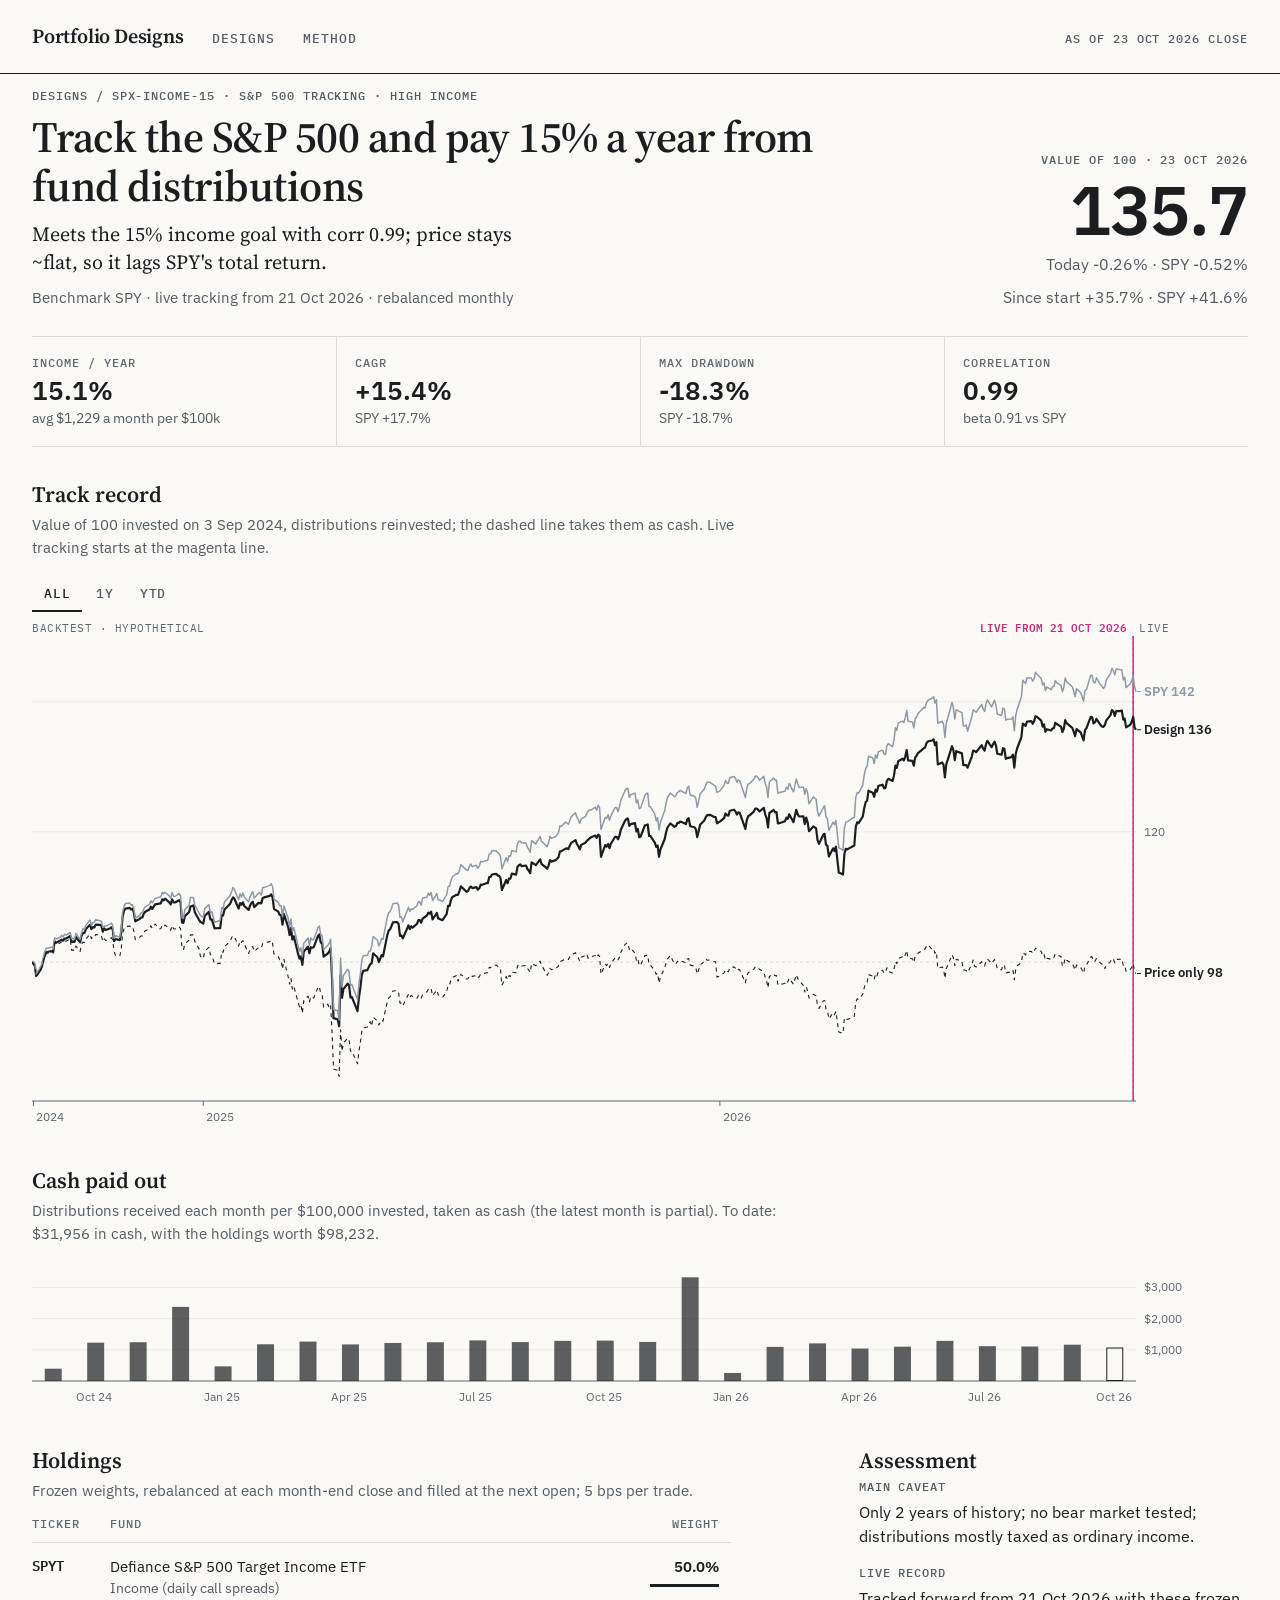
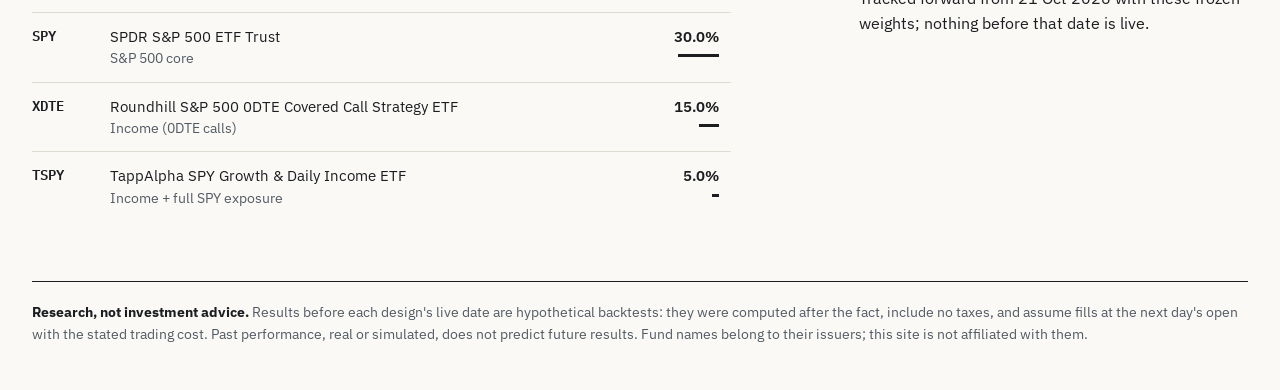
<file: designs/spx-income-15.html>
<!doctype html>
<html lang="en"><head><meta charset="utf-8"><meta name="viewport" content="width=device-width, initial-scale=1">
<title>SPX-INCOME-15 — Portfolio Designs</title><meta name="description" content="Track the S&amp;P 500 and pay 15% a year from fund distributions"><link rel="preconnect" href="https://fonts.googleapis.com"><link rel="preconnect" href="https://fonts.gstatic.com" crossorigin><link href="https://fonts.googleapis.com/css2?family=IBM+Plex+Mono:wght@500;600&family=IBM+Plex+Sans:wght@400;600&family=Source+Serif+4:opsz,wght@8..60,400;8..60,600&display=swap" rel="stylesheet">
<link rel="stylesheet" href="../assets/style.css"></head>
<body>
<header class="top"><div class="wrap">
<a class="brand" href="../index.html">Portfolio Designs</a>
<nav class="nav" aria-label="Main"><a href="../index.html">Designs</a><a href="../method.html">Method</a></nav>
<span class="tag asof">As of 23 Oct 2026 close</span>
</div></header>
<main class="wrap">
<section class="dhead"><div class="title"><div class="crumb tag"><a href="../index.html">Designs</a> / SPX-INCOME-15 · S&amp;P 500 tracking · high income</div><h1>Track the S&amp;P 500 and pay 15% a year from fund distributions</h1>
<p class="stand">Meets the 15% income goal with corr 0.99; price stays ~flat, so it lags SPY&#x27;s total return.</p><div class="sub">Benchmark SPY · live tracking from 21 Oct 2026 · rebalanced monthly</div></div><div class="value"><div class="tag">Value of 100 · 23 Oct 2026</div><span class="big">135.7</span><div class="chg">Today -0.26% · SPY -0.52%</div><div class="chg">Since start +35.7% · SPY +41.6%</div></div></section>
<dl class="facts"><div><dt>Income / year</dt><dd>15.1%<small>avg $1,229 a month per $100k</small></dd></div><div><dt>CAGR</dt><dd>+15.4%<small>SPY +17.7%</small></dd></div><div><dt>Max drawdown</dt><dd>-18.3%<small>SPY -18.7%</small></dd></div><div><dt>Correlation</dt><dd>0.99<small>beta 0.91 vs SPY</small></dd></div></dl>
<section class="sect"><h2>Track record</h2><p class="sub">Value of 100 invested on 3 Sep 2024, distributions reinvested; the dashed line takes them as cash. Live tracking starts at the magenta line.</p>
<div class="ranges" role="group" aria-label="Time range"><button type="button" data-r="ALL" aria-pressed="true">ALL</button><button type="button" data-r="1Y" aria-pressed="false">1Y</button><button type="button" data-r="YTD" aria-pressed="false">YTD</button></div>
<div class="chart" id="nav-chart"><div class="readout" aria-live="polite"></div></div></section>
<section class="sect"><h2>Cash paid out</h2>
<p class="sub">Distributions received each month per $100,000 invested, taken as cash (the latest month is partial). To date: $31,956 in cash, with the holdings worth $98,232.</p>
<div class="chart" id="cash-chart"></div></section>
<section class="sect cols"><div class="wide"><h2>Holdings</h2><p class="sub">Frozen weights, rebalanced at each month-end close and filled at the next open; 5 bps per trade.</p>
<table class="holdings"><thead><tr><th>Ticker</th><th>Fund</th><th style="text-align:right">Weight</th></tr></thead><tbody><tr><td class='t'>SPYT</td><td>Defiance S&amp;P 500 Target Income ETF<span class='role'>Income (daily call spreads)</span></td><td class='w'>50.0%<span class='wbar' style='width:50%'></span></td></tr><tr><td class='t'>SPY</td><td>SPDR S&amp;P 500 ETF Trust<span class='role'>S&amp;P 500 core</span></td><td class='w'>30.0%<span class='wbar' style='width:30%'></span></td></tr><tr><td class='t'>XDTE</td><td>Roundhill S&amp;P 500 0DTE Covered Call Strategy ETF<span class='role'>Income (0DTE calls)</span></td><td class='w'>15.0%<span class='wbar' style='width:15%'></span></td></tr><tr><td class='t'>TSPY</td><td>TappAlpha SPY Growth &amp; Daily Income ETF<span class='role'>Income + full SPY exposure</span></td><td class='w'>5.0%<span class='wbar' style='width:5%'></span></td></tr></tbody></table></div>
<div class="side assess"><h2>Assessment</h2>
<p><span class="tag">Main caveat</span>Only 2 years of history; no bear market tested; distributions mostly taxed as ordinary income.</p>
<p><span class="tag">Live record</span>Tracked forward from 21 Oct 2026 with these frozen weights; nothing before that date is live.</p></div></section>
<script type="application/json" id="design-data">{"series":{"dates":["2024-09-03","2024-09-04","2024-09-05","2024-09-06","2024-09-09","2024-09-10","2024-09-11","2024-09-12","2024-09-13","2024-09-16","2024-09-17","2024-09-18","2024-09-19","2024-09-20","2024-09-23","2024-09-24","2024-09-25","2024-09-26","2024-09-27","2024-09-30","2024-10-01","2024-10-02","2024-10-03","2024-10-04","2024-10-07","2024-10-08","2024-10-09","2024-10-10","2024-10-11","2024-10-14","2024-10-15","2024-10-16","2024-10-17","2024-10-18","2024-10-21","2024-10-22","2024-10-23","2024-10-24","2024-10-25","2024-10-28","2024-10-29","2024-10-30","2024-10-31","2024-11-01","2024-11-04","2024-11-05","2024-11-06","2024-11-07","2024-11-08","2024-11-11","2024-11-12","2024-11-13","2024-11-14","2024-11-15","2024-11-18","2024-11-19","2024-11-20","2024-11-21","2024-11-22","2024-11-25","2024-11-26","2024-11-27","2024-11-29","2024-12-02","2024-12-03","2024-12-04","2024-12-05","2024-12-06","2024-12-09","2024-12-10","2024-12-11","2024-12-12","2024-12-13","2024-12-16","2024-12-17","2024-12-18","2024-12-19","2024-12-20","2024-12-23","2024-12-24","2024-12-26","2024-12-27","2024-12-30","2024-12-31","2025-01-02","2025-01-03","2025-01-06","2025-01-07","2025-01-08","2025-01-10","2025-01-13","2025-01-14","2025-01-15","2025-01-16","2025-01-17","2025-01-21","2025-01-22","2025-01-23","2025-01-24","2025-01-27","2025-01-28","2025-01-29","2025-01-30","2025-01-31","2025-02-03","2025-02-04","2025-02-05","2025-02-06","2025-02-07","2025-02-10","2025-02-11","2025-02-12","2025-02-13","2025-02-14","2025-02-18","2025-02-19","2025-02-20","2025-02-21","2025-02-24","2025-02-25","2025-02-26","2025-02-27","2025-02-28","2025-03-03","2025-03-04","2025-03-05","2025-03-06","2025-03-07","2025-03-10","2025-03-11","2025-03-12","2025-03-13","2025-03-14","2025-03-17","2025-03-18","2025-03-19","2025-03-20","2025-03-21","2025-03-24","2025-03-25","2025-03-26","2025-03-27","2025-03-28","2025-03-31","2025-04-01","2025-04-02","2025-04-03","2025-04-04","2025-04-07","2025-04-08","2025-04-09","2025-04-10","2025-04-11","2025-04-14","2025-04-15","2025-04-16","2025-04-17","2025-04-21","2025-04-22","2025-04-23","2025-04-24","2025-04-25","2025-04-28","2025-04-29","2025-04-30","2025-05-01","2025-05-02","2025-05-05","2025-05-06","2025-05-07","2025-05-08","2025-05-09","2025-05-12","2025-05-13","2025-05-14","2025-05-15","2025-05-16","2025-05-19","2025-05-20","2025-05-21","2025-05-22","2025-05-23","2025-05-27","2025-05-28","2025-05-29","2025-05-30","2025-06-02","2025-06-03","2025-06-04","2025-06-05","2025-06-06","2025-06-09","2025-06-10","2025-06-11","2025-06-12","2025-06-13","2025-06-16","2025-06-17","2025-06-18","2025-06-20","2025-06-23","2025-06-24","2025-06-25","2025-06-26","2025-06-27","2025-06-30","2025-07-01","2025-07-02","2025-07-03","2025-07-07","2025-07-08","2025-07-09","2025-07-10","2025-07-11","2025-07-14","2025-07-15","2025-07-16","2025-07-17","2025-07-18","2025-07-21","2025-07-22","2025-07-23","2025-07-24","2025-07-25","2025-07-28","2025-07-29","2025-07-30","2025-07-31","2025-08-01","2025-08-04","2025-08-05","2025-08-06","2025-08-07","2025-08-08","2025-08-11","2025-08-12","2025-08-13","2025-08-14","2025-08-15","2025-08-18","2025-08-19","2025-08-20","2025-08-21","2025-08-22","2025-08-25","2025-08-26","2025-08-27","2025-08-28","2025-08-29","2025-09-02","2025-09-03","2025-09-04","2025-09-05","2025-09-08","2025-09-09","2025-09-10","2025-09-11","2025-09-12","2025-09-15","2025-09-16","2025-09-17","2025-09-18","2025-09-19","2025-09-22","2025-09-23","2025-09-24","2025-09-25","2025-09-26","2025-09-29","2025-09-30","2025-10-01","2025-10-02","2025-10-03","2025-10-06","2025-10-07","2025-10-08","2025-10-09","2025-10-10","2025-10-13","2025-10-14","2025-10-15","2025-10-16","2025-10-17","2025-10-20","2025-10-21","2025-10-22","2025-10-23","2025-10-24","2025-10-27","2025-10-28","2025-10-29","2025-10-30","2025-10-31","2025-11-03","2025-11-04","2025-11-05","2025-11-06","2025-11-07","2025-11-10","2025-11-11","2025-11-12","2025-11-13","2025-11-14","2025-11-17","2025-11-18","2025-11-19","2025-11-20","2025-11-21","2025-11-24","2025-11-25","2025-11-26","2025-11-28","2025-12-01","2025-12-02","2025-12-03","2025-12-04","2025-12-05","2025-12-08","2025-12-09","2025-12-10","2025-12-11","2025-12-12","2025-12-15","2025-12-16","2025-12-17","2025-12-18","2025-12-19","2025-12-22","2025-12-23","2025-12-24","2025-12-26","2025-12-29","2025-12-30","2025-12-31","2026-01-02","2026-01-05","2026-01-06","2026-01-07","2026-01-08","2026-01-09","2026-01-12","2026-01-13","2026-01-14","2026-01-15","2026-01-16","2026-01-20","2026-01-21","2026-01-22","2026-01-23","2026-01-26","2026-01-27","2026-01-28","2026-01-29","2026-01-30","2026-02-02","2026-02-03","2026-02-04","2026-02-05","2026-02-06","2026-02-09","2026-02-10","2026-02-11","2026-02-12","2026-02-13","2026-02-17","2026-02-18","2026-02-19","2026-02-20","2026-02-23","2026-02-24","2026-02-25","2026-02-26","2026-02-27","2026-03-02","2026-03-03","2026-03-04","2026-03-05","2026-03-06","2026-03-09","2026-03-10","2026-03-11","2026-03-12","2026-03-13","2026-03-16","2026-03-17","2026-03-18","2026-03-19","2026-03-20","2026-03-23","2026-03-24","2026-03-25","2026-03-26","2026-03-27","2026-03-30","2026-03-31","2026-04-01","2026-04-02","2026-04-06","2026-04-07","2026-04-08","2026-04-09","2026-04-10","2026-04-13","2026-04-14","2026-04-15","2026-04-16","2026-04-17","2026-04-20","2026-04-21","2026-04-22","2026-04-23","2026-04-24","2026-04-27","2026-04-28","2026-04-29","2026-04-30","2026-05-01","2026-05-04","2026-05-05","2026-05-06","2026-05-07","2026-05-08","2026-05-11","2026-05-12","2026-05-13","2026-05-14","2026-05-15","2026-05-18","2026-05-19","2026-05-20","2026-05-21","2026-05-22","2026-05-26","2026-05-27","2026-05-28","2026-05-29","2026-06-01","2026-06-02","2026-06-03","2026-06-04","2026-06-05","2026-06-08","2026-06-09","2026-06-10","2026-06-11","2026-06-12","2026-06-15","2026-06-16","2026-06-17","2026-06-18","2026-06-22","2026-06-23","2026-06-24","2026-06-25","2026-06-26","2026-06-29","2026-06-30","2026-07-01","2026-07-02","2026-07-06","2026-07-07","2026-07-08","2026-07-09","2026-07-10","2026-07-13","2026-07-14","2026-07-15","2026-07-16","2026-07-17","2026-07-20","2026-07-21","2026-07-22","2026-07-23","2026-07-24","2026-07-27","2026-07-28","2026-07-29","2026-07-30","2026-07-31","2026-08-03","2026-08-04","2026-08-05","2026-08-06","2026-08-07","2026-08-10","2026-08-11","2026-08-12","2026-08-13","2026-08-14","2026-08-17","2026-08-18","2026-08-19","2026-08-20","2026-08-21","2026-08-24","2026-08-25","2026-08-26","2026-08-27","2026-08-28","2026-08-31","2026-09-01","2026-09-02","2026-09-03","2026-09-04","2026-09-08","2026-09-09","2026-09-10","2026-09-11","2026-09-14","2026-09-15","2026-09-16","2026-09-17","2026-09-18","2026-09-21","2026-09-22","2026-09-23","2026-09-24","2026-09-25","2026-09-28","2026-09-29","2026-09-30","2026-10-01","2026-10-02","2026-10-05","2026-10-06","2026-10-07","2026-10-08","2026-10-09","2026-10-12","2026-10-13","2026-10-14","2026-10-15","2026-10-16","2026-10-19","2026-10-20","2026-10-21","2026-10-22","2026-10-23"],"total":[100.0,99.700351,99.466832,97.841835,98.801401,99.328316,100.249388,100.923675,101.506946,101.650584,101.615066,101.541432,103.188222,102.965439,103.301452,103.436102,103.291673,103.60637,103.592566,103.985507,103.069094,103.115154,103.086258,103.849795,103.030239,104.049916,104.460469,104.453089,105.010369,105.74402,105.053229,105.343789,105.32023,105.746447,105.708691,105.575612,104.661599,105.15459,104.910189,105.139614,105.335896,105.010202,103.221266,103.528838,103.357379,104.511617,106.959537,107.860931,108.208069,108.311197,108.080742,108.19247,107.577206,106.247192,106.597888,106.818359,106.82943,107.450378,107.711765,108.058927,108.499179,108.15931,108.842868,108.974002,109.007223,109.616365,109.480976,109.718327,109.150858,108.852368,109.636619,109.169458,109.135587,109.495437,109.139595,106.081798,106.009725,107.056691,107.68061,108.51229,108.689467,107.640853,106.488524,106.156853,105.902518,107.079644,107.692264,106.542197,106.541881,105.160396,105.224135,105.206832,107.176566,107.140372,108.063797,108.957477,109.510923,109.918765,109.711168,108.214434,109.057996,108.809546,109.175497,108.601255,108.001785,108.628099,109.06742,109.254123,108.436034,109.086457,109.050212,109.002941,109.825578,109.932995,110.157221,110.400516,109.915904,108.169518,107.725544,107.239728,107.213567,105.749203,107.366477,105.366911,104.150113,105.203599,103.460091,103.946737,101.236646,100.498311,100.869583,99.554719,101.618019,102.35469,101.344539,102.27545,102.200945,102.264184,103.977524,104.220752,103.011622,102.816434,100.831029,101.300647,101.594936,102.116027,97.360667,91.377552,91.177453,90.14987,98.004587,94.496639,95.836512,96.666033,96.476709,94.545644,94.589897,92.43921,94.616244,96.083179,97.992652,98.624252,98.749179,99.274485,99.672505,99.792068,101.330855,100.711615,99.996765,100.458974,101.05302,100.850887,104.132606,104.817045,105.034368,105.50552,106.077326,106.139586,105.801743,104.002526,104.078847,103.618045,105.605889,105.060793,105.478365,105.289598,105.870184,106.441858,106.443619,106.059775,106.662329,107.143097,107.570266,107.418337,107.747518,106.526021,107.530387,106.700871,106.624876,106.423441,107.386282,108.625179,108.626223,109.541736,109.982806,110.325317,110.32292,110.891431,111.614076,110.798003,110.857052,111.359922,111.587725,111.358436,111.513524,111.117785,111.301144,111.870516,111.860339,112.100918,112.115645,113.027724,113.077579,113.439268,113.530459,113.311474,113.223097,112.901162,111.055304,112.594635,112.101987,112.835229,112.796452,113.561846,113.436963,114.621833,114.871515,114.980142,114.742671,114.833406,114.283129,114.021987,113.662135,115.30492,114.872858,115.202882,115.453626,115.762191,115.086328,114.331419,114.80682,115.672316,115.423491,115.657998,115.859955,116.09543,116.974119,117.04202,117.429537,117.468631,117.352084,117.868981,118.337332,118.735521,118.135278,117.796,117.317181,117.992701,118.338477,118.60841,118.797196,119.022002,119.163442,119.421921,119.075891,119.580139,119.392471,116.163725,117.981186,117.720754,118.136194,117.485753,118.178502,119.234037,119.242874,118.871265,119.384773,120.333832,121.718452,121.985702,122.05073,120.912645,121.187104,121.325219,120.059377,120.435411,119.177769,119.284424,121.009161,121.055114,121.13817,119.365275,119.349939,118.330884,117.686834,117.880468,116.156762,117.272856,118.905322,119.92413,120.668685,121.321185,120.78167,120.882563,121.381006,121.367618,121.59099,121.311712,121.197728,121.911455,122.095613,120.871059,120.696324,120.421302,119.191576,120.043567,121.093516,121.740479,122.214292,122.578478,122.615498,122.277814,122.276498,121.308082,121.575895,122.119166,122.817539,122.524311,122.493832,123.242341,123.408037,123.163886,122.669037,122.994326,122.914545,120.447777,121.824948,122.410978,122.542087,123.119122,123.582128,123.55996,123.402992,123.123233,123.701534,122.700946,122.094506,120.690504,122.904713,123.355326,123.005757,123.048749,121.302863,121.325879,121.616985,122.172881,121.985183,122.702359,121.497073,122.463987,123.386974,122.686632,122.365994,122.37158,121.194477,122.20704,121.495491,120.098067,120.837127,120.685262,120.537926,118.7614,118.148582,119.563462,119.693752,118.020012,117.842765,116.214727,117.464935,117.038397,117.71427,115.636707,113.742164,113.438742,116.621088,117.387378,117.302432,117.77354,117.90775,120.784322,121.468473,121.323388,122.364428,123.642168,124.584151,124.793252,126.317679,126.010364,125.382026,126.508747,126.18393,127.060681,127.247762,126.6855,126.74991,127.847814,128.146504,127.834789,128.679319,130.178833,129.851705,130.849414,131.243412,130.963719,131.604748,132.586282,130.984624,130.90452,130.173124,131.424088,131.687763,132.099407,132.840114,132.96147,133.621851,133.90596,134.035907,134.200471,133.329454,133.780524,130.361047,130.676561,130.3248,128.356761,130.421197,131.082885,133.161982,132.571306,131.019679,132.402657,132.060448,130.258694,130.240592,130.264081,129.855279,131.571168,132.487987,132.429154,132.238425,133.324577,132.791078,132.4783,133.486224,133.990059,133.018144,133.436849,133.853426,133.298313,132.017137,131.848043,132.85888,132.762578,131.213883,131.33107,131.488589,131.86048,129.868494,131.956676,132.809877,134.551531,136.617679,136.480351,136.290803,136.954138,137.025046,136.613667,137.001539,137.778378,137.695972,137.098844,136.173439,136.49466,135.37262,135.772228,135.57311,135.891193,135.923774,136.782178,136.5693,136.17524,135.341906,135.855102,137.160011,136.699613,135.970199,135.41004,134.709527,135.788679,135.237608,134.620042,134.07666,135.640909,135.928864,137.669903,137.645122,136.669116,136.818431,137.378256,136.406098,136.193078,136.11159,136.449323,137.12469,137.941774,138.705896,138.508969,137.812553,138.539064,138.551421,138.670085,137.255389,137.404613,136.057198,136.475253,136.96775,137.657392,136.039363,135.69066],"bench":[100.0,100.086019,99.843286,98.167844,99.263665,99.694776,100.714561,101.560457,102.089364,102.239712,102.281361,101.978872,103.714127,103.535347,103.793351,104.089487,103.860561,104.271182,104.120357,104.536435,103.602568,103.646157,103.457223,104.394732,103.453582,104.429245,105.150557,104.967047,105.593887,106.455076,105.630226,106.088055,106.097165,106.504133,106.329733,106.273404,105.30499,105.532112,105.495773,105.820986,105.991779,105.672011,103.606199,104.042256,103.818776,105.070596,107.676025,108.506344,108.975121,109.078681,108.740738,108.793414,108.095723,106.714895,107.150953,107.541583,107.577922,108.15389,108.48818,108.855189,109.42207,109.091388,109.767262,109.963479,110.014363,110.695684,110.514011,110.722946,110.154262,109.812689,110.659367,110.090672,110.068866,110.537632,110.083399,106.811206,106.778486,108.057511,108.702856,109.907853,109.915148,108.761193,107.523363,107.133254,106.870735,108.203344,108.824988,107.598106,107.754898,106.114172,106.278248,106.424092,108.354668,108.146833,109.229698,110.226872,110.844886,111.448275,111.123776,109.556012,110.49486,110.000828,110.58965,110.002643,109.264347,109.995348,110.440164,110.823012,109.811237,110.555024,110.6389,110.283383,111.444633,111.439176,111.765468,112.027998,111.563135,109.659935,109.162239,108.620795,108.675502,106.945477,108.609881,106.712127,105.452434,106.582688,104.695883,105.281074,102.484589,101.635075,102.172865,100.814695,102.891115,103.682315,102.564812,103.678639,103.379678,103.413691,105.260471,105.512791,104.256615,103.980515,101.892398,102.574422,102.863319,103.512441,98.425586,92.680471,92.515913,91.07141,100.605147,96.209449,97.920901,98.868054,98.591954,96.406925,96.544068,94.252972,96.697672,98.191533,100.252239,100.974505,101.012886,101.647384,101.687604,102.406193,103.921996,103.327762,102.466539,102.89622,103.611168,103.479506,106.889647,107.593613,107.730766,108.255521,108.939383,109.058237,108.692543,106.865867,106.907936,106.18019,108.381704,107.756339,108.180563,108.059883,108.666937,109.284973,109.255713,108.729109,109.842652,109.94139,110.563079,110.248576,110.685586,109.451352,110.489936,109.548275,109.531813,109.27525,110.35175,111.567617,111.629982,112.501075,113.058573,113.597725,113.561057,114.074546,114.971325,114.116728,114.054374,114.736568,115.059342,114.65588,114.874119,114.384477,114.765918,115.466458,115.382105,115.600344,115.61684,116.597994,116.636489,117.127979,117.098618,116.790547,116.643841,116.207364,114.307443,116.040474,115.453615,116.335725,116.238529,117.142649,116.911579,118.15312,118.55657,118.567587,118.29067,118.264973,117.624961,117.313192,116.843722,118.633605,118.112776,118.606081,118.875669,119.295627,118.585909,117.709313,118.345661,119.332307,118.987534,119.279131,119.55421,119.898994,120.892946,120.852602,121.494463,121.327596,121.177214,121.742052,122.343569,122.921012,122.253465,121.865444,121.304565,121.997855,122.339893,122.79964,123.217102,123.35868,123.356854,123.798198,123.340301,124.074048,123.715457,120.379547,122.222197,122.073244,122.613906,121.780853,122.470455,123.741199,123.73935,123.097556,123.825778,124.835375,126.304719,126.639417,126.700115,125.309848,125.719936,125.955317,124.465745,124.896073,123.559141,123.68049,125.605904,125.892804,125.962692,123.877286,123.857046,122.705837,121.677872,122.146808,120.289443,121.484786,123.268564,124.425299,125.282268,125.964518,125.390763,125.622468,126.056461,126.148414,126.387483,126.008663,125.900156,126.73322,127.027438,125.664764,125.475342,125.133315,123.759578,124.691948,125.819446,126.601467,127.178774,127.625121,127.612199,127.158477,127.003545,126.064743,126.295291,127.134504,127.888877,127.477564,127.464653,128.305704,128.506743,128.250384,127.621411,127.968181,127.861194,125.264274,126.706604,127.36689,127.413009,128.058546,128.567611,128.554688,128.300167,127.918375,128.55285,127.46834,126.852312,125.271637,127.66939,128.283581,127.946046,127.916537,125.944857,126.033396,126.236273,126.87076,126.536912,127.449893,126.151432,127.066251,128.136023,127.42592,126.815417,126.887358,125.771478,126.656798,125.952231,124.305175,125.391534,125.190484,125.033726,123.139511,122.444168,123.687309,124.01191,122.285549,121.98491,120.240318,121.499795,121.092918,121.766127,119.596732,117.562335,117.170241,120.567687,121.473905,121.583036,122.156349,122.209978,125.315214,126.036493,125.953275,127.181292,128.727443,129.740943,130.059043,131.627386,131.364742,130.506616,131.825271,131.314822,132.33016,132.557657,131.914048,131.893695,133.203103,133.571145,133.082888,134.148179,136.008721,135.592597,136.709657,137.02036,136.813229,137.577052,138.660825,136.996331,136.900156,135.990217,137.381005,137.652873,138.192921,139.108398,139.084346,139.850018,140.197718,140.578694,140.769205,139.783444,140.310536,136.696712,137.005566,136.604248,134.455184,136.735558,137.473481,139.892563,139.060316,137.327376,138.752143,138.316415,136.312004,136.248958,136.445504,135.460923,137.687828,138.757714,138.570437,138.38873,139.593966,138.932012,138.503692,139.673701,140.274458,139.202723,139.695949,140.2485,139.490122,138.112438,137.889945,139.037705,138.876375,137.164945,137.304004,137.333684,137.66187,135.548078,137.815769,138.805931,140.778803,143.311656,143.026106,142.798042,143.669522,143.626875,143.168887,143.526741,144.526172,144.240622,143.560119,142.592227,142.890745,141.692929,142.271438,141.854237,142.306665,142.338194,143.269009,142.944522,142.518051,141.54089,142.167606,143.652833,143.100282,142.315946,141.655853,140.808471,142.006287,141.374001,140.726887,140.10758,141.692929,141.874908,144.07017,144.047865,143.012503,142.895397,143.67052,142.603561,142.341473,142.049637,142.302434,143.35267,144.317396,145.109254,144.761645,144.150098,145.012592,144.925221,144.908498,143.345227,143.752308,142.164883,142.765277,143.242994,143.993964,142.296863,141.555186],"price":[100.0,99.70035,99.376743,97.753104,98.711639,99.238034,100.158522,100.734304,101.316462,101.459876,101.424026,101.350612,102.935436,102.618394,102.953357,103.086661,102.942682,103.201783,103.18741,103.579787,101.812838,101.857995,101.701598,102.456159,101.646957,102.652708,103.058999,102.991223,103.540758,104.264722,103.583189,103.870305,103.783324,104.203146,104.165515,104.034463,103.133815,103.547516,103.307699,103.534106,103.72725,103.40657,101.598792,101.043419,100.875998,102.001398,104.334384,105.093078,105.431929,105.532166,105.307579,105.416077,104.735588,103.440666,103.782284,103.997347,104.008094,104.535508,104.790228,105.128137,105.557047,105.171385,105.835965,105.092485,105.124333,105.652893,105.451854,105.680637,105.133916,104.846316,105.60206,105.105665,105.0732,105.420445,105.077313,102.132602,101.871445,102.774079,103.372969,104.172576,104.160805,103.155729,102.051189,100.879476,100.537621,101.65516,102.236568,101.144762,101.027632,99.717419,99.778394,99.761753,101.629209,101.484277,102.358059,103.204566,103.728219,104.050228,103.854528,102.437632,103.236643,103.001969,103.269742,102.72609,101.302492,101.890887,102.242669,102.364274,101.596728,102.206764,102.1737,102.127194,102.827058,102.927128,103.137534,103.365354,102.844666,101.209824,100.794131,100.33935,100.315443,98.88259,100.394911,97.708645,96.580222,97.49832,95.838505,96.289818,93.779292,93.095163,93.440223,92.147081,94.056762,94.738916,93.80361,94.666309,94.49522,94.467596,96.050781,96.275479,95.158448,94.912359,93.079158,93.513838,92.996255,93.419086,88.986242,83.519422,83.337016,82.395866,89.575229,86.300768,87.525352,88.283535,88.110467,86.273964,86.314954,84.352048,86.33956,87.678174,89.312871,89.888893,90.002111,90.481323,90.842973,90.122174,91.511431,90.952737,90.306342,90.665985,91.091542,90.909796,93.868213,94.485248,94.68081,95.02662,95.542077,95.598533,95.294195,93.673624,93.672348,93.256625,95.046642,94.555663,94.862997,94.693123,94.415943,94.868377,94.870296,94.445485,94.985363,95.411027,95.79254,95.656515,95.886102,94.799607,95.693156,94.954632,94.81398,94.549928,95.405513,96.505783,96.507186,97.231289,97.622865,97.92742,97.041878,97.458542,98.094303,97.377025,97.428404,97.871343,97.987452,97.78537,97.92179,97.573983,97.736015,98.15097,98.141751,98.352692,98.365619,99.165921,99.125093,99.442656,99.522036,99.329681,99.251914,98.88518,96.419226,97.756368,97.270368,97.906882,97.786422,98.450579,98.341747,99.368643,99.586147,99.595341,99.389573,99.467559,98.990588,98.764249,98.366792,99.788945,99.414681,99.700962,99.918113,100.113758,99.529308,97.950286,98.358625,99.026885,98.813219,99.01429,99.187877,99.390224,100.070442,100.128035,100.460837,100.493232,100.393485,100.764005,101.079713,101.42041,100.907525,100.617598,100.150962,100.72761,101.022767,101.253957,100.538094,100.66879,100.787552,101.007486,100.655153,101.082199,100.850067,98.123079,99.658057,99.438338,99.78987,99.167322,99.751896,100.64375,100.651204,100.336275,100.699594,101.500186,102.668223,102.893896,102.948689,101.90251,102.134137,101.37124,100.253648,100.567942,99.445578,99.534404,100.973961,101.013571,101.082975,99.528549,99.515721,98.665777,98.12697,98.290068,96.760809,97.690717,99.050976,99.900033,100.448112,100.991196,99.67828,99.703413,100.114202,99.995967,100.180076,99.949831,99.855733,100.444032,100.523356,99.514804,99.370839,99.144103,98.131279,98.759497,99.53433,100.066503,100.456248,100.275843,100.305994,100.029941,100.027983,97.668514,97.882186,98.319572,98.823639,98.587843,98.503439,99.105301,99.238545,99.042106,98.644221,98.863086,98.798958,96.816206,97.923019,98.334339,98.43978,98.903031,99.27484,99.256833,99.0933,98.868757,98.502987,97.648424,97.166,96.026703,97.788477,98.147291,97.869243,97.903276,96.46843,96.487234,96.718414,97.161064,96.943348,97.514084,96.555908,97.324077,98.058067,97.426718,97.170995,96.362755,95.379634,96.175611,95.556578,94.456553,95.037982,94.917955,94.802234,93.353514,92.87157,93.98275,94.086136,92.770801,92.583664,91.229091,92.210488,91.87589,92.406296,90.729816,89.243173,89.004783,91.445797,91.225419,91.159033,91.525636,91.629782,93.866222,94.344215,94.231956,95.040617,96.033326,96.764969,96.88035,98.063722,97.825353,97.336827,98.212266,97.894952,98.575676,98.720727,98.28446,98.334008,99.127546,98.542888,98.302155,98.894892,100.048193,99.741787,100.508388,100.81067,100.596327,101.088646,101.780772,100.551362,100.489868,99.927922,100.888099,101.035676,101.352008,101.920947,102.013471,102.460496,102.678529,101.932513,101.999323,101.337213,101.605808,99.008794,99.248453,98.981323,97.486615,99.016323,99.519116,101.098576,100.649443,99.437791,100.409026,100.149294,98.78266,98.768815,98.68511,98.373814,99.674944,100.311559,99.370979,99.228032,100.04311,99.642339,99.407131,100.092156,100.470578,99.741563,100.055927,100.368762,99.888117,98.927909,98.80105,99.558772,99.486439,98.275558,98.363064,98.480576,98.759109,97.266678,98.796054,99.435034,99.910405,101.384659,101.282558,101.099292,101.592388,101.644515,101.339049,101.626868,102.124617,102.062714,101.619982,100.933976,101.172089,100.269819,100.566603,100.418259,100.654358,100.678481,101.276262,101.118297,100.826482,99.316643,99.693878,100.59312,100.255101,99.720079,99.308963,98.744363,99.535796,99.131632,98.678997,98.280648,99.382998,99.518882,100.794353,100.776337,100.06169,100.1268,100.537147,99.825547,99.669603,99.609279,98.980992,99.47251,100.065812,100.561669,100.417895,99.870624,100.397262,100.405836,100.491158,99.465686,99.518296,98.541706,98.845251,99.20191,99.701556,98.486211,98.232358],"cash_cum":[0.0,0.0,0.0905,0.0905,0.0905,0.0905,0.0905,0.187671,0.187671,0.187671,0.187671,0.187671,0.245394,0.340272,0.340272,0.340272,0.340272,0.394804,0.394804,0.394804,1.256962,1.256962,1.384085,1.384085,1.384085,1.384085,1.384085,1.443597,1.443597,1.443597,1.443597,1.443597,1.507528,1.507528,1.507528,1.507528,1.507528,1.57794,1.57794,1.57794,1.57794,1.57794,1.623605,2.47904,2.47904,2.47904,2.534893,2.654257,2.654257,2.654257,2.654257,2.654257,2.735575,2.735575,2.735575,2.735575,2.735575,2.812145,2.812145,2.812145,2.812145,2.867347,2.867347,3.736863,3.736863,3.795973,3.866285,3.866285,3.866285,3.866285,3.866285,3.912361,3.912361,3.912361,3.912361,3.912361,4.104446,4.208042,4.208042,4.208042,4.389355,4.389355,4.389355,5.245228,5.345758,5.345758,5.345758,5.345758,5.462228,5.462228,5.462228,5.462228,5.462228,5.573243,5.573243,5.573243,5.573243,5.637801,5.637801,5.637801,5.637801,5.637801,5.714728,5.714728,6.576473,6.576473,6.636356,6.690993,6.690993,6.690993,6.690993,6.690993,6.76282,6.76282,6.76282,6.76282,6.830349,6.830349,6.830349,6.830349,6.830349,6.89266,6.89266,7.725432,7.725432,7.784049,7.828213,7.828213,7.828213,7.828213,7.828213,7.9041,7.9041,7.9041,7.9041,7.9041,8.005179,8.091148,8.091148,8.091148,8.091148,8.156772,8.156772,8.156772,8.943665,8.997838,9.083218,9.083218,9.083218,9.083218,9.083218,9.15059,9.15059,9.15059,9.15059,9.223861,9.223861,9.223861,9.223861,9.223861,9.330352,9.330352,9.330352,9.330352,9.330352,10.165297,10.165297,10.165297,10.165297,10.222888,10.333289,10.333289,10.333289,10.333289,10.333289,10.412146,10.412146,10.412146,10.412146,10.412146,10.481803,10.481803,10.481803,10.481803,10.549818,10.549818,11.343437,11.400253,11.400253,11.482237,11.482237,11.482237,11.482237,11.482237,11.545783,11.545783,11.545783,11.545783,11.619206,11.704084,11.704084,11.704084,11.704084,11.792653,11.792653,11.792653,12.675091,12.757177,12.757177,12.757177,12.757177,12.757177,12.84159,12.84159,12.84159,12.84159,12.84159,12.926667,12.926667,12.926667,12.926667,12.926667,13.011079,13.011079,13.011079,13.011079,13.011079,13.095492,13.957814,13.957814,14.016028,14.016028,14.102626,14.102626,14.102626,14.102626,14.102626,14.186865,14.186865,14.186865,14.186865,14.186865,14.272451,14.272451,14.272451,14.272451,14.272451,14.343886,14.343886,15.273503,15.273503,15.346104,15.346104,15.346104,15.346104,15.346104,15.417684,15.417684,15.417684,15.417684,15.417684,15.489263,15.574018,15.574018,15.574018,15.574018,15.631623,15.631623,15.631623,15.631623,16.507263,16.565976,16.565976,16.565976,16.625304,16.625304,16.698095,16.698095,16.698095,16.698095,16.698095,16.770885,16.770885,16.770885,16.770885,16.770885,16.841615,16.841615,16.841615,16.841615,16.841615,16.927796,16.927796,17.807669,17.867412,17.867412,17.940447,17.940447,17.940447,17.940447,17.940447,18.015559,18.015559,18.015559,18.015559,18.015559,18.108671,18.108671,18.108671,18.108671,18.180668,18.180668,19.047428,19.106569,19.106569,19.214451,19.214451,19.214451,19.214451,19.214451,19.287298,19.287298,19.287298,19.287298,19.287298,19.360145,19.448503,19.448503,19.448503,19.927211,19.927211,19.927211,19.927211,21.507399,21.507399,21.507399,21.565234,21.565234,21.625053,21.625053,21.625053,21.625053,21.625053,21.667517,21.667517,21.667517,21.667517,21.726966,21.726966,21.726966,21.726966,21.726966,21.76463,21.76463,22.591099,22.648962,22.648962,22.670863,22.670863,22.670863,22.670863,22.670863,22.71652,22.71652,22.71652,22.71652,22.78445,22.78445,22.78445,22.78445,22.78445,22.859804,22.859804,23.671621,23.729622,23.729622,23.789395,23.789395,23.789395,23.789395,23.789395,23.841742,23.841742,23.841742,23.841742,23.841742,23.889264,23.965628,23.965628,23.965628,23.965628,24.012035,24.012035,24.012035,24.066363,24.882979,24.882979,24.882979,24.882979,24.882979,24.936023,24.936023,24.936023,24.936023,24.936023,24.983465,24.983465,24.983465,24.983465,24.983465,25.048089,25.048089,25.048089,25.048089,25.048089,25.106737,25.920212,25.920212,25.97768,25.97768,26.032326,26.032326,26.032326,26.032326,26.032326,26.093851,26.093851,26.093851,26.093851,26.093851,26.148498,26.148498,26.148498,26.148498,26.208112,26.208112,27.054391,27.112852,27.112852,27.186743,27.186743,27.186743,27.186743,27.186743,27.224074,27.224074,27.224074,27.224074,27.257941,27.335471,27.335471,27.335471,27.335471,27.437457,27.437457,27.437457,27.495329,28.390911,28.390911,28.390911,28.390911,28.390911,28.46214,28.46214,28.46214,28.46214,28.46214,28.526054,28.526054,28.526054,28.526054,28.526054,28.576878,28.576878,28.576878,28.576878,28.576878,28.61153,28.61153,29.428883,29.487667,29.487667,29.530177,29.530177,29.530177,29.530177,29.530177,29.609014,29.609014,29.609014,29.609014,29.609014,29.680122,29.680122,29.680122,29.680122,29.680122,29.717995,29.717995,29.717995,30.612088,30.612088,30.670092,30.670092,30.670092,30.670092,30.7207,30.7207,30.7207,30.7207,30.7207,30.764301,30.838792,30.838792,30.838792,30.838792,30.882003,30.882003,30.882003,30.882003,30.882003,31.754361,31.754361,31.754361,31.812712,31.812712,31.856145,31.856145,31.856145,31.856145,31.856145,31.912491,31.912491,31.912491,31.912491,31.912491,31.956315,31.956315]},"lines":[{"key":"total","label":"SPX-INCOME-15","short":"Design","color":"#1b1d20","width":2.2},{"key":"bench","label":"SPY","short":"SPY","color":"#8d99a6","width":1.5},{"key":"price","label":"Price only","short":"Price only","color":"#1b1d20","width":1.1,"dash":"4 4"}],"segments":[{"label":"Backtest (hypothetical)","start":"2024-09-03","end":"2026-10-20","short":"Backtest \u00b7 hypothetical"},{"label":"Live (forward-tracked)","start":"2026-10-21","end":"2026-10-23","short":"Live"}],"live_start":"2026-10-21","monthly_cash":{"2024-09":394.80371,"2024-10":1228.801619,"2024-11":1243.741652,"2024-12":2377.881118,"2025-01":469.499958,"2025-02":1177.931749,"2025-03":1264.111752,"2025-04":1173.580901,"2025-05":1219.4652,"2025-06":1242.835722,"2025-07":1302.838505,"2025-08":1248.394074,"2025-09":1287.736728,"2025-10":1296.173233,"2025-11":1252.871879,"2025-12":3326.731119,"2026-01":257.231085,"2026-02":1095.173637,"2026-03":1206.558982,"2026-04":1040.374596,"2026-05":1101.374424,"2026-06":1287.217085,"2026-07":1116.20098,"2026-08":1106.464995,"2026-09":1164.008509,"2026-10":1074.311719},"chartLabel":"Value of SPX-INCOME-15 per 100 invested over time, against SPY"}</script>

<footer class="disc"><strong>Research, not investment advice.</strong> Results before each design's live date are hypothetical backtests:
they were computed after the fact, include no taxes, and assume fills at the next day's open with the stated trading cost. Past
performance, real or simulated, does not predict future results. Fund names belong to their issuers; this site is not affiliated with them.</footer>
</main>
<script src="../assets/charts.js"></script>
</body></html>
</file>
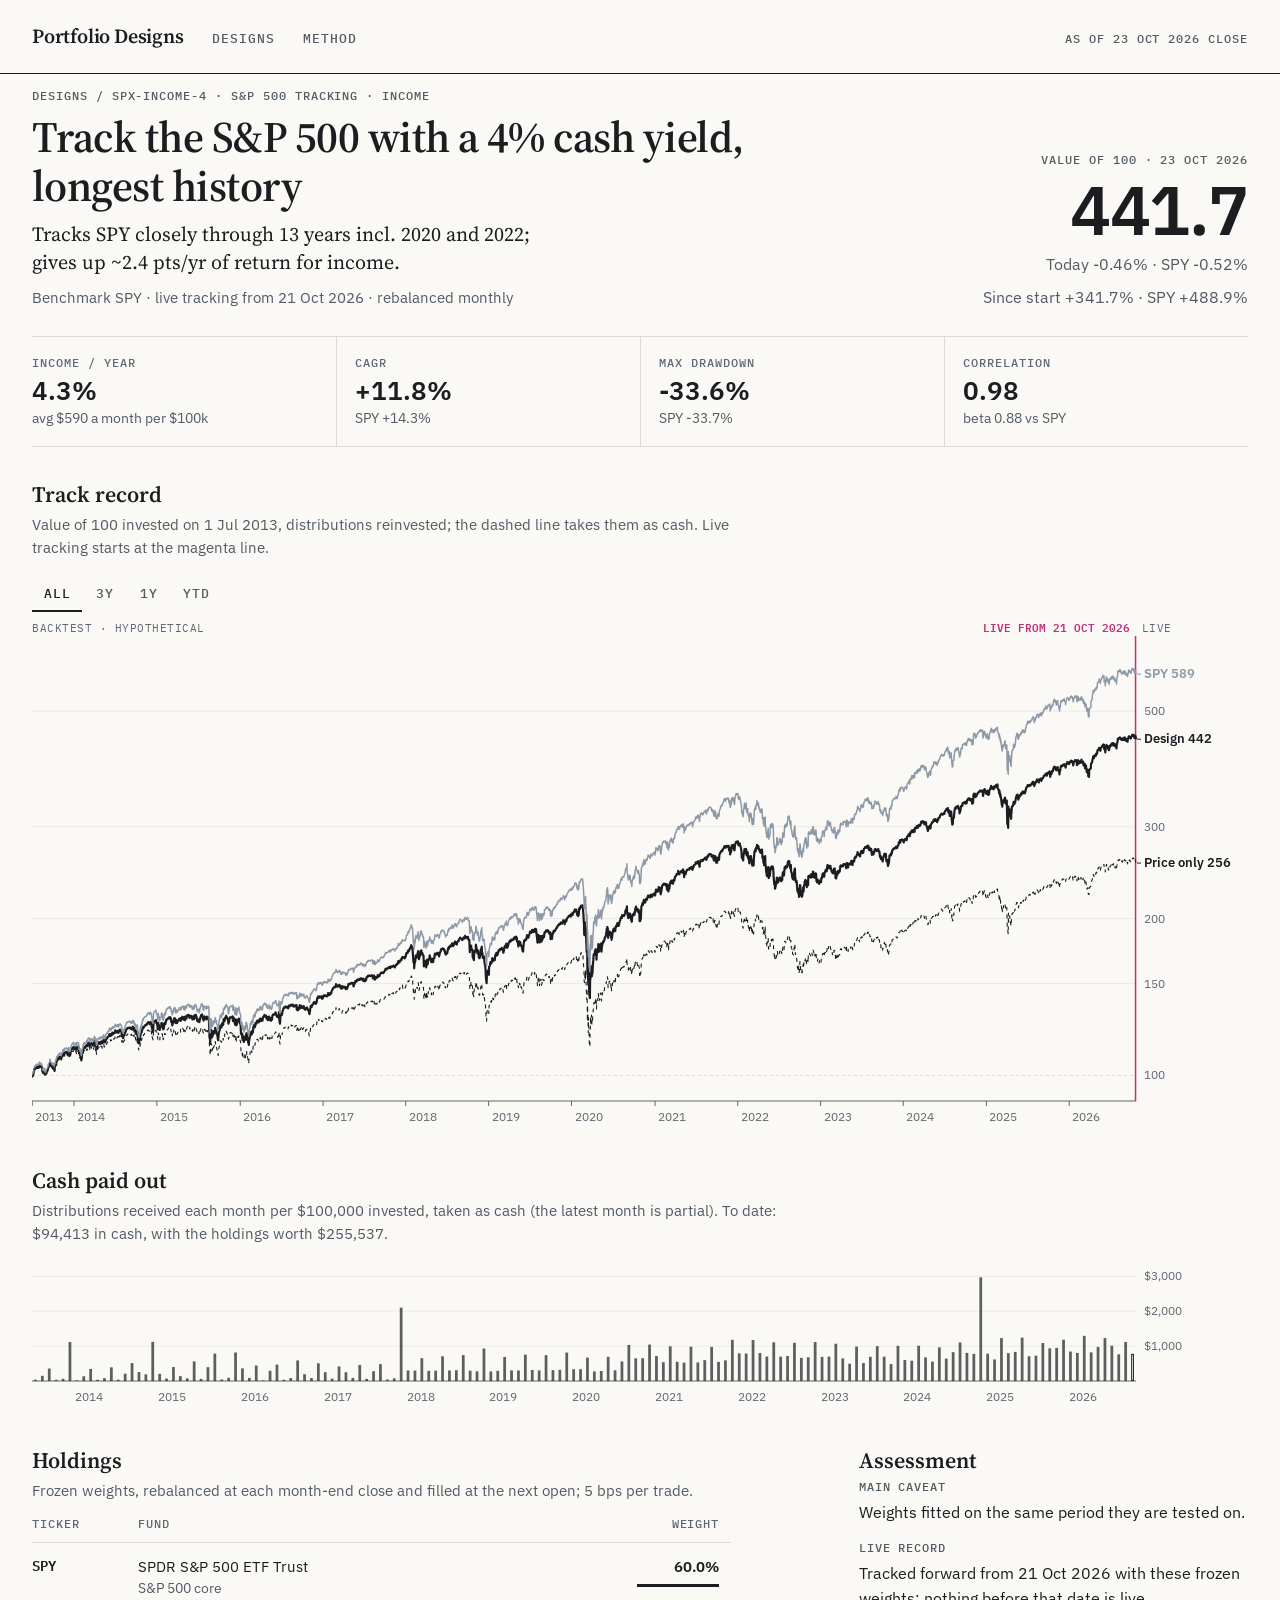
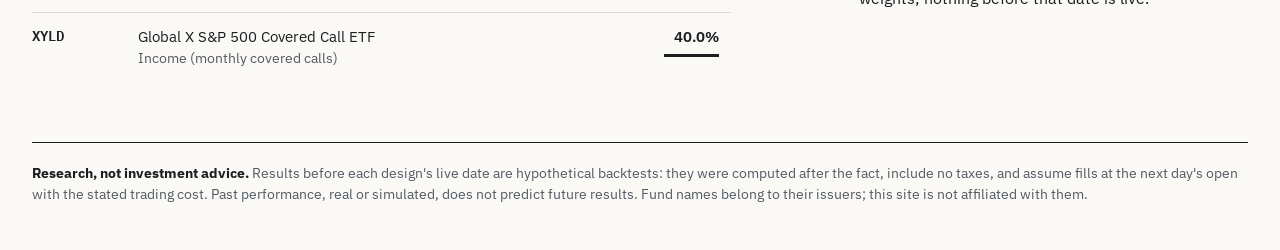
<file: designs/spx-income-4.html>
<!doctype html>
<html lang="en"><head><meta charset="utf-8"><meta name="viewport" content="width=device-width, initial-scale=1">
<title>SPX-INCOME-4 — Portfolio Designs</title><meta name="description" content="Track the S&amp;P 500 with a 4% cash yield, longest history"><link rel="preconnect" href="https://fonts.googleapis.com"><link rel="preconnect" href="https://fonts.gstatic.com" crossorigin><link href="https://fonts.googleapis.com/css2?family=IBM+Plex+Mono:wght@500;600&family=IBM+Plex+Sans:wght@400;600&family=Source+Serif+4:opsz,wght@8..60,400;8..60,600&display=swap" rel="stylesheet">
<link rel="stylesheet" href="../assets/style.css"></head>
<body>
<header class="top"><div class="wrap">
<a class="brand" href="../index.html">Portfolio Designs</a>
<nav class="nav" aria-label="Main"><a href="../index.html">Designs</a><a href="../method.html">Method</a></nav>
<span class="tag asof">As of 23 Oct 2026 close</span>
</div></header>
<main class="wrap">
<section class="dhead"><div class="title"><div class="crumb tag"><a href="../index.html">Designs</a> / SPX-INCOME-4 · S&amp;P 500 tracking · income</div><h1>Track the S&amp;P 500 with a 4% cash yield, longest history</h1>
<p class="stand">Tracks SPY closely through 13 years incl. 2020 and 2022; gives up ~2.4 pts/yr of return for income.</p><div class="sub">Benchmark SPY · live tracking from 21 Oct 2026 · rebalanced monthly</div></div><div class="value"><div class="tag">Value of 100 · 23 Oct 2026</div><span class="big">441.7</span><div class="chg">Today -0.46% · SPY -0.52%</div><div class="chg">Since start +341.7% · SPY +488.9%</div></div></section>
<dl class="facts"><div><dt>Income / year</dt><dd>4.3%<small>avg $590 a month per $100k</small></dd></div><div><dt>CAGR</dt><dd>+11.8%<small>SPY +14.3%</small></dd></div><div><dt>Max drawdown</dt><dd>-33.6%<small>SPY -33.7%</small></dd></div><div><dt>Correlation</dt><dd>0.98<small>beta 0.88 vs SPY</small></dd></div></dl>
<section class="sect"><h2>Track record</h2><p class="sub">Value of 100 invested on 1 Jul 2013, distributions reinvested; the dashed line takes them as cash. Live tracking starts at the magenta line.</p>
<div class="ranges" role="group" aria-label="Time range"><button type="button" data-r="ALL" aria-pressed="true">ALL</button><button type="button" data-r="3Y" aria-pressed="false">3Y</button><button type="button" data-r="1Y" aria-pressed="false">1Y</button><button type="button" data-r="YTD" aria-pressed="false">YTD</button></div>
<div class="chart" id="nav-chart"><div class="readout" aria-live="polite"></div></div></section>
<section class="sect"><h2>Cash paid out</h2>
<p class="sub">Distributions received each month per $100,000 invested, taken as cash (the latest month is partial). To date: $94,413 in cash, with the holdings worth $255,537.</p>
<div class="chart" id="cash-chart"></div></section>
<section class="sect cols"><div class="wide"><h2>Holdings</h2><p class="sub">Frozen weights, rebalanced at each month-end close and filled at the next open; 5 bps per trade.</p>
<table class="holdings"><thead><tr><th>Ticker</th><th>Fund</th><th style="text-align:right">Weight</th></tr></thead><tbody><tr><td class='t'>SPY</td><td>SPDR S&amp;P 500 ETF Trust<span class='role'>S&amp;P 500 core</span></td><td class='w'>60.0%<span class='wbar' style='width:60%'></span></td></tr><tr><td class='t'>XYLD</td><td>Global X S&amp;P 500 Covered Call ETF<span class='role'>Income (monthly covered calls)</span></td><td class='w'>40.0%<span class='wbar' style='width:40%'></span></td></tr></tbody></table></div>
<div class="side assess"><h2>Assessment</h2>
<p><span class="tag">Main caveat</span>Weights fitted on the same period they are tested on.</p>
<p><span class="tag">Live record</span>Tracked forward from 21 Oct 2026 with these frozen weights; nothing before that date is live.</p></div></section>
<script type="application/json" id="design-data">{"series":{"dates":["2013-07-01","2013-07-02","2013-07-03","2013-07-05","2013-07-08","2013-07-09","2013-07-10","2013-07-11","2013-07-12","2013-07-15","2013-07-16","2013-07-17","2013-07-18","2013-07-19","2013-07-22","2013-07-23","2013-07-24","2013-07-25","2013-07-26","2013-07-29","2013-07-30","2013-07-31","2013-08-01","2013-08-02","2013-08-05","2013-08-06","2013-08-07","2013-08-08","2013-08-09","2013-08-12","2013-08-13","2013-08-14","2013-08-15","2013-08-16","2013-08-19","2013-08-20","2013-08-21","2013-08-22","2013-08-23","2013-08-26","2013-08-27","2013-08-28","2013-08-29","2013-08-30","2013-09-03","2013-09-04","2013-09-05","2013-09-06","2013-09-09","2013-09-10","2013-09-11","2013-09-12","2013-09-13","2013-09-16","2013-09-17","2013-09-18","2013-09-19","2013-09-20","2013-09-23","2013-09-24","2013-09-25","2013-09-26","2013-09-27","2013-09-30","2013-10-01","2013-10-02","2013-10-03","2013-10-04","2013-10-07","2013-10-08","2013-10-09","2013-10-10","2013-10-11","2013-10-14","2013-10-15","2013-10-16","2013-10-17","2013-10-18","2013-10-21","2013-10-22","2013-10-23","2013-10-24","2013-10-25","2013-10-28","2013-10-29","2013-10-30","2013-10-31","2013-11-01","2013-11-04","2013-11-05","2013-11-06","2013-11-07","2013-11-08","2013-11-11","2013-11-12","2013-11-13","2013-11-14","2013-11-15","2013-11-18","2013-11-19","2013-11-20","2013-11-21","2013-11-22","2013-11-25","2013-11-26","2013-11-27","2013-11-29","2013-12-02","2013-12-03","2013-12-04","2013-12-05","2013-12-06","2013-12-09","2013-12-10","2013-12-11","2013-12-12","2013-12-13","2013-12-16","2013-12-17","2013-12-18","2013-12-19","2013-12-20","2013-12-23","2013-12-24","2013-12-26","2013-12-27","2013-12-30","2013-12-31","2014-01-02","2014-01-03","2014-01-06","2014-01-07","2014-01-08","2014-01-09","2014-01-10","2014-01-13","2014-01-14","2014-01-15","2014-01-16","2014-01-17","2014-01-21","2014-01-22","2014-01-23","2014-01-24","2014-01-27","2014-01-28","2014-01-29","2014-01-30","2014-01-31","2014-02-03","2014-02-04","2014-02-05","2014-02-06","2014-02-07","2014-02-10","2014-02-11","2014-02-12","2014-02-13","2014-02-14","2014-02-18","2014-02-19","2014-02-20","2014-02-21","2014-02-24","2014-02-25","2014-02-26","2014-02-27","2014-02-28","2014-03-03","2014-03-04","2014-03-05","2014-03-06","2014-03-07","2014-03-10","2014-03-11","2014-03-12","2014-03-13","2014-03-14","2014-03-17","2014-03-18","2014-03-19","2014-03-20","2014-03-21","2014-03-24","2014-03-25","2014-03-26","2014-03-27","2014-03-28","2014-03-31","2014-04-01","2014-04-02","2014-04-03","2014-04-04","2014-04-07","2014-04-08","2014-04-09","2014-04-10","2014-04-11","2014-04-14","2014-04-15","2014-04-16","2014-04-17","2014-04-21","2014-04-22","2014-04-23","2014-04-24","2014-04-25","2014-04-28","2014-04-29","2014-04-30","2014-05-01","2014-05-02","2014-05-05","2014-05-06","2014-05-07","2014-05-08","2014-05-09","2014-05-12","2014-05-13","2014-05-14","2014-05-15","2014-05-16","2014-05-19","2014-05-20","2014-05-21","2014-05-22","2014-05-23","2014-05-27","2014-05-28","2014-05-29","2014-05-30","2014-06-02","2014-06-03","2014-06-04","2014-06-05","2014-06-06","2014-06-09","2014-06-10","2014-06-11","2014-06-12","2014-06-13","2014-06-16","2014-06-17","2014-06-18","2014-06-19","2014-06-20","2014-06-23","2014-06-24","2014-06-25","2014-06-26","2014-06-27","2014-06-30","2014-07-01","2014-07-02","2014-07-03","2014-07-07","2014-07-08","2014-07-09","2014-07-10","2014-07-11","2014-07-14","2014-07-15","2014-07-16","2014-07-17","2014-07-18","2014-07-21","2014-07-22","2014-07-23","2014-07-24","2014-07-25","2014-07-28","2014-07-29","2014-07-30","2014-07-31","2014-08-01","2014-08-04","2014-08-05","2014-08-06","2014-08-07","2014-08-08","2014-08-11","2014-08-12","2014-08-13","2014-08-14","2014-08-15","2014-08-18","2014-08-19","2014-08-20","2014-08-21","2014-08-22","2014-08-25","2014-08-26","2014-08-27","2014-08-28","2014-08-29","2014-09-02","2014-09-03","2014-09-04","2014-09-05","2014-09-08","2014-09-09","2014-09-10","2014-09-11","2014-09-12","2014-09-15","2014-09-16","2014-09-17","2014-09-18","2014-09-19","2014-09-22","2014-09-23","2014-09-24","2014-09-25","2014-09-26","2014-09-29","2014-09-30","2014-10-01","2014-10-02","2014-10-03","2014-10-06","2014-10-07","2014-10-08","2014-10-09","2014-10-10","2014-10-13","2014-10-14","2014-10-15","2014-10-16","2014-10-17","2014-10-20","2014-10-21","2014-10-22","2014-10-23","2014-10-24","2014-10-27","2014-10-28","2014-10-29","2014-10-30","2014-10-31","2014-11-03","2014-11-04","2014-11-05","2014-11-06","2014-11-07","2014-11-10","2014-11-11","2014-11-12","2014-11-13","2014-11-14","2014-11-17","2014-11-18","2014-11-19","2014-11-20","2014-11-21","2014-11-24","2014-11-25","2014-11-26","2014-11-28","2014-12-01","2014-12-02","2014-12-03","2014-12-04","2014-12-05","2014-12-08","2014-12-09","2014-12-10","2014-12-11","2014-12-12","2014-12-15","2014-12-16","2014-12-17","2014-12-18","2014-12-19","2014-12-22","2014-12-23","2014-12-24","2014-12-26","2014-12-29","2014-12-30","2014-12-31","2015-01-02","2015-01-05","2015-01-06","2015-01-07","2015-01-08","2015-01-09","2015-01-12","2015-01-13","2015-01-14","2015-01-15","2015-01-16","2015-01-20","2015-01-21","2015-01-22","2015-01-23","2015-01-26","2015-01-27","2015-01-28","2015-01-29","2015-01-30","2015-02-02","2015-02-03","2015-02-04","2015-02-05","2015-02-06","2015-02-09","2015-02-10","2015-02-11","2015-02-12","2015-02-13","2015-02-17","2015-02-18","2015-02-19","2015-02-20","2015-02-23","2015-02-24","2015-02-25","2015-02-26","2015-02-27","2015-03-02","2015-03-03","2015-03-04","2015-03-05","2015-03-06","2015-03-09","2015-03-10","2015-03-11","2015-03-12","2015-03-13","2015-03-16","2015-03-17","2015-03-18","2015-03-19","2015-03-20","2015-03-23","2015-03-24","2015-03-25","2015-03-26","2015-03-27","2015-03-30","2015-03-31","2015-04-01","2015-04-02","2015-04-06","2015-04-07","2015-04-08","2015-04-09","2015-04-10","2015-04-13","2015-04-14","2015-04-15","2015-04-16","2015-04-17","2015-04-20","2015-04-21","2015-04-22","2015-04-23","2015-04-24","2015-04-27","2015-04-28","2015-04-29","2015-04-30","2015-05-01","2015-05-04","2015-05-05","2015-05-06","2015-05-07","2015-05-08","2015-05-11","2015-05-12","2015-05-13","2015-05-14","2015-05-15","2015-05-18","2015-05-19","2015-05-20","2015-05-21","2015-05-22","2015-05-26","2015-05-27","2015-05-28","2015-05-29","2015-06-01","2015-06-02","2015-06-03","2015-06-04","2015-06-05","2015-06-08","2015-06-09","2015-06-10","2015-06-11","2015-06-12","2015-06-15","2015-06-16","2015-06-17","2015-06-18","2015-06-19","2015-06-22","2015-06-23","2015-06-24","2015-06-25","2015-06-26","2015-06-29","2015-06-30","2015-07-01","2015-07-02","2015-07-06","2015-07-07","2015-07-08","2015-07-09","2015-07-10","2015-07-13","2015-07-14","2015-07-15","2015-07-16","2015-07-17","2015-07-20","2015-07-21","2015-07-22","2015-07-23","2015-07-24","2015-07-27","2015-07-28","2015-07-29","2015-07-30","2015-07-31","2015-08-03","2015-08-04","2015-08-05","2015-08-06","2015-08-07","2015-08-10","2015-08-11","2015-08-12","2015-08-13","2015-08-14","2015-08-17","2015-08-18","2015-08-19","2015-08-20","2015-08-21","2015-08-24","2015-08-25","2015-08-26","2015-08-27","2015-08-28","2015-08-31","2015-09-01","2015-09-02","2015-09-03","2015-09-04","2015-09-08","2015-09-09","2015-09-10","2015-09-11","2015-09-14","2015-09-15","2015-09-16","2015-09-17","2015-09-18","2015-09-21","2015-09-22","2015-09-23","2015-09-24","2015-09-25","2015-09-28","2015-09-29","2015-09-30","2015-10-01","2015-10-02","2015-10-05","2015-10-06","2015-10-07","2015-10-08","2015-10-09","2015-10-12","2015-10-13","2015-10-14","2015-10-15","2015-10-16","2015-10-19","2015-10-20","2015-10-21","2015-10-22","2015-10-23","2015-10-26","2015-10-27","2015-10-28","2015-10-29","2015-10-30","2015-11-02","2015-11-03","2015-11-04","2015-11-05","2015-11-06","2015-11-09","2015-11-10","2015-11-11","2015-11-12","2015-11-13","2015-11-16","2015-11-17","2015-11-18","2015-11-19","2015-11-20","2015-11-23","2015-11-24","2015-11-25","2015-11-27","2015-11-30","2015-12-01","2015-12-02","2015-12-03","2015-12-04","2015-12-07","2015-12-08","2015-12-09","2015-12-10","2015-12-11","2015-12-14","2015-12-15","2015-12-16","2015-12-17","2015-12-18","2015-12-21","2015-12-22","2015-12-23","2015-12-24","2015-12-28","2015-12-29","2015-12-30","2015-12-31","2016-01-04","2016-01-05","2016-01-06","2016-01-07","2016-01-08","2016-01-11","2016-01-12","2016-01-13","2016-01-14","2016-01-15","2016-01-19","2016-01-20","2016-01-21","2016-01-22","2016-01-25","2016-01-26","2016-01-27","2016-01-28","2016-01-29","2016-02-01","2016-02-02","2016-02-03","2016-02-04","2016-02-05","2016-02-08","2016-02-09","2016-02-10","2016-02-11","2016-02-12","2016-02-16","2016-02-17","2016-02-18","2016-02-19","2016-02-22","2016-02-23","2016-02-24","2016-02-25","2016-02-26","2016-02-29","2016-03-01","2016-03-02","2016-03-03","2016-03-04","2016-03-07","2016-03-08","2016-03-09","2016-03-10","2016-03-11","2016-03-14","2016-03-15","2016-03-16","2016-03-17","2016-03-18","2016-03-21","2016-03-22","2016-03-23","2016-03-24","2016-03-28","2016-03-29","2016-03-30","2016-03-31","2016-04-01","2016-04-04","2016-04-05","2016-04-06","2016-04-07","2016-04-08","2016-04-11","2016-04-12","2016-04-13","2016-04-14","2016-04-15","2016-04-18","2016-04-19","2016-04-20","2016-04-21","2016-04-22","2016-04-25","2016-04-26","2016-04-27","2016-04-28","2016-04-29","2016-05-02","2016-05-03","2016-05-04","2016-05-05","2016-05-06","2016-05-09","2016-05-10","2016-05-11","2016-05-12","2016-05-13","2016-05-16","2016-05-17","2016-05-18","2016-05-19","2016-05-20","2016-05-23","2016-05-24","2016-05-25","2016-05-26","2016-05-27","2016-05-31","2016-06-01","2016-06-02","2016-06-03","2016-06-06","2016-06-07","2016-06-08","2016-06-09","2016-06-10","2016-06-13","2016-06-14","2016-06-15","2016-06-16","2016-06-17","2016-06-20","2016-06-21","2016-06-22","2016-06-23","2016-06-24","2016-06-27","2016-06-28","2016-06-29","2016-06-30","2016-07-01","2016-07-05","2016-07-06","2016-07-07","2016-07-08","2016-07-11","2016-07-12","2016-07-13","2016-07-14","2016-07-15","2016-07-18","2016-07-19","2016-07-20","2016-07-21","2016-07-22","2016-07-25","2016-07-26","2016-07-27","2016-07-28","2016-07-29","2016-08-01","2016-08-02","2016-08-03","2016-08-04","2016-08-05","2016-08-08","2016-08-09","2016-08-10","2016-08-11","2016-08-12","2016-08-15","2016-08-16","2016-08-17","2016-08-18","2016-08-19","2016-08-22","2016-08-23","2016-08-24","2016-08-25","2016-08-26","2016-08-29","2016-08-30","2016-08-31","2016-09-01","2016-09-02","2016-09-06","2016-09-07","2016-09-08","2016-09-09","2016-09-12","2016-09-13","2016-09-14","2016-09-15","2016-09-16","2016-09-19","2016-09-20","2016-09-21","2016-09-22","2016-09-23","2016-09-26","2016-09-27","2016-09-28","2016-09-29","2016-09-30","2016-10-03","2016-10-04","2016-10-05","2016-10-06","2016-10-07","2016-10-10","2016-10-11","2016-10-12","2016-10-13","2016-10-14","2016-10-17","2016-10-18","2016-10-19","2016-10-20","2016-10-21","2016-10-24","2016-10-25","2016-10-26","2016-10-27","2016-10-28","2016-10-31","2016-11-01","2016-11-02","2016-11-03","2016-11-04","2016-11-07","2016-11-08","2016-11-09","2016-11-10","2016-11-11","2016-11-14","2016-11-15","2016-11-16","2016-11-17","2016-11-18","2016-11-21","2016-11-22","2016-11-23","2016-11-25","2016-11-28","2016-11-29","2016-11-30","2016-12-01","2016-12-02","2016-12-05","2016-12-06","2016-12-07","2016-12-08","2016-12-09","2016-12-12","2016-12-13","2016-12-14","2016-12-15","2016-12-16","2016-12-19","2016-12-20","2016-12-21","2016-12-22","2016-12-23","2016-12-27","2016-12-28","2016-12-29","2016-12-30","2017-01-03","2017-01-04","2017-01-05","2017-01-06","2017-01-09","2017-01-10","2017-01-11","2017-01-12","2017-01-13","2017-01-17","2017-01-18","2017-01-19","2017-01-20","2017-01-23","2017-01-24","2017-01-25","2017-01-26","2017-01-27","2017-01-30","2017-01-31","2017-02-01","2017-02-02","2017-02-03","2017-02-06","2017-02-07","2017-02-08","2017-02-09","2017-02-10","2017-02-13","2017-02-14","2017-02-15","2017-02-16","2017-02-17","2017-02-21","2017-02-22","2017-02-23","2017-02-24","2017-02-27","2017-02-28","2017-03-01","2017-03-02","2017-03-03","2017-03-06","2017-03-07","2017-03-08","2017-03-09","2017-03-10","2017-03-13","2017-03-14","2017-03-15","2017-03-16","2017-03-17","2017-03-20","2017-03-21","2017-03-22","2017-03-23","2017-03-24","2017-03-27","2017-03-28","2017-03-29","2017-03-30","2017-03-31","2017-04-03","2017-04-04","2017-04-05","2017-04-06","2017-04-07","2017-04-10","2017-04-11","2017-04-12","2017-04-13","2017-04-17","2017-04-18","2017-04-19","2017-04-20","2017-04-21","2017-04-24","2017-04-25","2017-04-26","2017-04-27","2017-04-28","2017-05-01","2017-05-02","2017-05-03","2017-05-04","2017-05-05","2017-05-08","2017-05-09","2017-05-10","2017-05-11","2017-05-12","2017-05-15","2017-05-16","2017-05-17","2017-05-18","2017-05-19","2017-05-22","2017-05-23","2017-05-24","2017-05-25","2017-05-26","2017-05-30","2017-05-31","2017-06-01","2017-06-02","2017-06-05","2017-06-06","2017-06-07","2017-06-08","2017-06-09","2017-06-12","2017-06-13","2017-06-14","2017-06-15","2017-06-16","2017-06-19","2017-06-20","2017-06-21","2017-06-22","2017-06-23","2017-06-26","2017-06-27","2017-06-28","2017-06-29","2017-06-30","2017-07-03","2017-07-05","2017-07-06","2017-07-07","2017-07-10","2017-07-11","2017-07-12","2017-07-13","2017-07-14","2017-07-17","2017-07-18","2017-07-19","2017-07-20","2017-07-21","2017-07-24","2017-07-25","2017-07-26","2017-07-27","2017-07-28","2017-07-31","2017-08-01","2017-08-02","2017-08-03","2017-08-04","2017-08-07","2017-08-08","2017-08-09","2017-08-10","2017-08-11","2017-08-14","2017-08-15","2017-08-16","2017-08-17","2017-08-18","2017-08-21","2017-08-22","2017-08-23","2017-08-24","2017-08-25","2017-08-28","2017-08-29","2017-08-30","2017-08-31","2017-09-01","2017-09-05","2017-09-06","2017-09-07","2017-09-08","2017-09-11","2017-09-12","2017-09-13","2017-09-14","2017-09-15","2017-09-18","2017-09-19","2017-09-20","2017-09-21","2017-09-22","2017-09-25","2017-09-26","2017-09-27","2017-09-28","2017-09-29","2017-10-02","2017-10-03","2017-10-04","2017-10-05","2017-10-06","2017-10-09","2017-10-10","2017-10-11","2017-10-12","2017-10-13","2017-10-16","2017-10-17","2017-10-18","2017-10-19","2017-10-20","2017-10-23","2017-10-24","2017-10-25","2017-10-26","2017-10-27","2017-10-30","2017-10-31","2017-11-01","2017-11-02","2017-11-03","2017-11-06","2017-11-07","2017-11-08","2017-11-09","2017-11-10","2017-11-13","2017-11-14","2017-11-15","2017-11-16","2017-11-17","2017-11-20","2017-11-21","2017-11-22","2017-11-24","2017-11-27","2017-11-28","2017-11-29","2017-11-30","2017-12-01","2017-12-04","2017-12-05","2017-12-06","2017-12-07","2017-12-08","2017-12-11","2017-12-12","2017-12-13","2017-12-14","2017-12-15","2017-12-18","2017-12-19","2017-12-20","2017-12-21","2017-12-22","2017-12-26","2017-12-27","2017-12-28","2017-12-29","2018-01-02","2018-01-03","2018-01-04","2018-01-05","2018-01-08","2018-01-09","2018-01-10","2018-01-11","2018-01-12","2018-01-16","2018-01-17","2018-01-18","2018-01-19","2018-01-22","2018-01-23","2018-01-24","2018-01-25","2018-01-26","2018-01-29","2018-01-30","2018-01-31","2018-02-01","2018-02-02","2018-02-05","2018-02-06","2018-02-07","2018-02-08","2018-02-09","2018-02-12","2018-02-13","2018-02-14","2018-02-15","2018-02-16","2018-02-20","2018-02-21","2018-02-22","2018-02-23","2018-02-26","2018-02-27","2018-02-28","2018-03-01","2018-03-02","2018-03-05","2018-03-06","2018-03-07","2018-03-08","2018-03-09","2018-03-12","2018-03-13","2018-03-14","2018-03-15","2018-03-16","2018-03-19","2018-03-20","2018-03-21","2018-03-22","2018-03-23","2018-03-26","2018-03-27","2018-03-28","2018-03-29","2018-04-02","2018-04-03","2018-04-04","2018-04-05","2018-04-06","2018-04-09","2018-04-10","2018-04-11","2018-04-12","2018-04-13","2018-04-16","2018-04-17","2018-04-18","2018-04-19","2018-04-20","2018-04-23","2018-04-24","2018-04-25","2018-04-26","2018-04-27","2018-04-30","2018-05-01","2018-05-02","2018-05-03","2018-05-04","2018-05-07","2018-05-08","2018-05-09","2018-05-10","2018-05-11","2018-05-14","2018-05-15","2018-05-16","2018-05-17","2018-05-18","2018-05-21","2018-05-22","2018-05-23","2018-05-24","2018-05-25","2018-05-29","2018-05-30","2018-05-31","2018-06-01","2018-06-04","2018-06-05","2018-06-06","2018-06-07","2018-06-08","2018-06-11","2018-06-12","2018-06-13","2018-06-14","2018-06-15","2018-06-18","2018-06-19","2018-06-20","2018-06-21","2018-06-22","2018-06-25","2018-06-26","2018-06-27","2018-06-28","2018-06-29","2018-07-02","2018-07-03","2018-07-05","2018-07-06","2018-07-09","2018-07-10","2018-07-11","2018-07-12","2018-07-13","2018-07-16","2018-07-17","2018-07-18","2018-07-19","2018-07-20","2018-07-23","2018-07-24","2018-07-25","2018-07-26","2018-07-27","2018-07-30","2018-07-31","2018-08-01","2018-08-02","2018-08-03","2018-08-06","2018-08-07","2018-08-08","2018-08-09","2018-08-10","2018-08-13","2018-08-14","2018-08-15","2018-08-16","2018-08-17","2018-08-20","2018-08-21","2018-08-22","2018-08-23","2018-08-24","2018-08-27","2018-08-28","2018-08-29","2018-08-30","2018-08-31","2018-09-04","2018-09-05","2018-09-06","2018-09-07","2018-09-10","2018-09-11","2018-09-12","2018-09-13","2018-09-14","2018-09-17","2018-09-18","2018-09-19","2018-09-20","2018-09-21","2018-09-24","2018-09-25","2018-09-26","2018-09-27","2018-09-28","2018-10-01","2018-10-02","2018-10-03","2018-10-04","2018-10-05","2018-10-08","2018-10-09","2018-10-10","2018-10-11","2018-10-12","2018-10-15","2018-10-16","2018-10-17","2018-10-18","2018-10-19","2018-10-22","2018-10-23","2018-10-24","2018-10-25","2018-10-26","2018-10-29","2018-10-30","2018-10-31","2018-11-01","2018-11-02","2018-11-05","2018-11-06","2018-11-07","2018-11-08","2018-11-09","2018-11-12","2018-11-13","2018-11-14","2018-11-15","2018-11-16","2018-11-19","2018-11-20","2018-11-21","2018-11-23","2018-11-26","2018-11-27","2018-11-28","2018-11-29","2018-11-30","2018-12-03","2018-12-04","2018-12-06","2018-12-07","2018-12-10","2018-12-11","2018-12-12","2018-12-13","2018-12-14","2018-12-17","2018-12-18","2018-12-19","2018-12-20","2018-12-21","2018-12-24","2018-12-26","2018-12-27","2018-12-28","2018-12-31","2019-01-02","2019-01-03","2019-01-04","2019-01-07","2019-01-08","2019-01-09","2019-01-10","2019-01-11","2019-01-14","2019-01-15","2019-01-16","2019-01-17","2019-01-18","2019-01-22","2019-01-23","2019-01-24","2019-01-25","2019-01-28","2019-01-29","2019-01-30","2019-01-31","2019-02-01","2019-02-04","2019-02-05","2019-02-06","2019-02-07","2019-02-08","2019-02-11","2019-02-12","2019-02-13","2019-02-14","2019-02-15","2019-02-19","2019-02-20","2019-02-21","2019-02-22","2019-02-25","2019-02-26","2019-02-27","2019-02-28","2019-03-01","2019-03-04","2019-03-05","2019-03-06","2019-03-07","2019-03-08","2019-03-11","2019-03-12","2019-03-13","2019-03-14","2019-03-15","2019-03-18","2019-03-19","2019-03-20","2019-03-21","2019-03-22","2019-03-25","2019-03-26","2019-03-27","2019-03-28","2019-03-29","2019-04-01","2019-04-02","2019-04-03","2019-04-04","2019-04-05","2019-04-08","2019-04-09","2019-04-10","2019-04-11","2019-04-12","2019-04-15","2019-04-16","2019-04-17","2019-04-18","2019-04-22","2019-04-23","2019-04-24","2019-04-25","2019-04-26","2019-04-29","2019-04-30","2019-05-01","2019-05-02","2019-05-03","2019-05-06","2019-05-07","2019-05-08","2019-05-09","2019-05-10","2019-05-13","2019-05-14","2019-05-15","2019-05-16","2019-05-17","2019-05-20","2019-05-21","2019-05-22","2019-05-23","2019-05-24","2019-05-28","2019-05-29","2019-05-30","2019-05-31","2019-06-03","2019-06-04","2019-06-05","2019-06-06","2019-06-07","2019-06-10","2019-06-11","2019-06-12","2019-06-13","2019-06-14","2019-06-17","2019-06-18","2019-06-19","2019-06-20","2019-06-21","2019-06-24","2019-06-25","2019-06-26","2019-06-27","2019-06-28","2019-07-01","2019-07-02","2019-07-03","2019-07-05","2019-07-08","2019-07-09","2019-07-10","2019-07-11","2019-07-12","2019-07-15","2019-07-16","2019-07-17","2019-07-18","2019-07-19","2019-07-22","2019-07-23","2019-07-24","2019-07-25","2019-07-26","2019-07-29","2019-07-30","2019-07-31","2019-08-01","2019-08-02","2019-08-05","2019-08-06","2019-08-07","2019-08-08","2019-08-09","2019-08-12","2019-08-13","2019-08-14","2019-08-15","2019-08-16","2019-08-19","2019-08-20","2019-08-21","2019-08-22","2019-08-23","2019-08-26","2019-08-27","2019-08-28","2019-08-29","2019-08-30","2019-09-03","2019-09-04","2019-09-05","2019-09-06","2019-09-09","2019-09-10","2019-09-11","2019-09-12","2019-09-13","2019-09-16","2019-09-17","2019-09-18","2019-09-19","2019-09-20","2019-09-23","2019-09-24","2019-09-25","2019-09-26","2019-09-27","2019-09-30","2019-10-01","2019-10-02","2019-10-03","2019-10-04","2019-10-07","2019-10-08","2019-10-09","2019-10-10","2019-10-11","2019-10-14","2019-10-15","2019-10-16","2019-10-17","2019-10-18","2019-10-21","2019-10-22","2019-10-23","2019-10-24","2019-10-25","2019-10-28","2019-10-29","2019-10-30","2019-10-31","2019-11-01","2019-11-04","2019-11-05","2019-11-06","2019-11-07","2019-11-08","2019-11-11","2019-11-12","2019-11-13","2019-11-14","2019-11-15","2019-11-18","2019-11-19","2019-11-20","2019-11-21","2019-11-22","2019-11-25","2019-11-26","2019-11-27","2019-11-29","2019-12-02","2019-12-03","2019-12-04","2019-12-05","2019-12-06","2019-12-09","2019-12-10","2019-12-11","2019-12-12","2019-12-13","2019-12-16","2019-12-17","2019-12-18","2019-12-19","2019-12-20","2019-12-23","2019-12-24","2019-12-26","2019-12-27","2019-12-30","2019-12-31","2020-01-02","2020-01-03","2020-01-06","2020-01-07","2020-01-08","2020-01-09","2020-01-10","2020-01-13","2020-01-14","2020-01-15","2020-01-16","2020-01-17","2020-01-21","2020-01-22","2020-01-23","2020-01-24","2020-01-27","2020-01-28","2020-01-29","2020-01-30","2020-01-31","2020-02-03","2020-02-04","2020-02-05","2020-02-06","2020-02-07","2020-02-10","2020-02-11","2020-02-12","2020-02-13","2020-02-14","2020-02-18","2020-02-19","2020-02-20","2020-02-21","2020-02-24","2020-02-25","2020-02-26","2020-02-27","2020-02-28","2020-03-02","2020-03-03","2020-03-04","2020-03-05","2020-03-06","2020-03-09","2020-03-10","2020-03-11","2020-03-12","2020-03-13","2020-03-16","2020-03-17","2020-03-18","2020-03-19","2020-03-20","2020-03-23","2020-03-24","2020-03-25","2020-03-26","2020-03-27","2020-03-30","2020-03-31","2020-04-01","2020-04-02","2020-04-03","2020-04-06","2020-04-07","2020-04-08","2020-04-09","2020-04-13","2020-04-14","2020-04-15","2020-04-16","2020-04-17","2020-04-20","2020-04-21","2020-04-22","2020-04-23","2020-04-24","2020-04-27","2020-04-28","2020-04-29","2020-04-30","2020-05-01","2020-05-04","2020-05-05","2020-05-06","2020-05-07","2020-05-08","2020-05-11","2020-05-12","2020-05-13","2020-05-14","2020-05-15","2020-05-18","2020-05-19","2020-05-20","2020-05-21","2020-05-22","2020-05-26","2020-05-27","2020-05-28","2020-05-29","2020-06-01","2020-06-02","2020-06-03","2020-06-04","2020-06-05","2020-06-08","2020-06-09","2020-06-10","2020-06-11","2020-06-12","2020-06-15","2020-06-16","2020-06-17","2020-06-18","2020-06-19","2020-06-22","2020-06-23","2020-06-24","2020-06-25","2020-06-26","2020-06-29","2020-06-30","2020-07-01","2020-07-02","2020-07-06","2020-07-07","2020-07-08","2020-07-09","2020-07-10","2020-07-13","2020-07-14","2020-07-15","2020-07-16","2020-07-17","2020-07-20","2020-07-21","2020-07-22","2020-07-23","2020-07-24","2020-07-27","2020-07-28","2020-07-29","2020-07-30","2020-07-31","2020-08-03","2020-08-04","2020-08-05","2020-08-06","2020-08-07","2020-08-10","2020-08-11","2020-08-12","2020-08-13","2020-08-14","2020-08-17","2020-08-18","2020-08-19","2020-08-20","2020-08-21","2020-08-24","2020-08-25","2020-08-26","2020-08-27","2020-08-28","2020-08-31","2020-09-01","2020-09-02","2020-09-03","2020-09-04","2020-09-08","2020-09-09","2020-09-10","2020-09-11","2020-09-14","2020-09-15","2020-09-16","2020-09-17","2020-09-18","2020-09-21","2020-09-22","2020-09-23","2020-09-24","2020-09-25","2020-09-28","2020-09-29","2020-09-30","2020-10-01","2020-10-02","2020-10-05","2020-10-06","2020-10-07","2020-10-08","2020-10-09","2020-10-12","2020-10-13","2020-10-14","2020-10-15","2020-10-16","2020-10-19","2020-10-20","2020-10-21","2020-10-22","2020-10-23","2020-10-26","2020-10-27","2020-10-28","2020-10-29","2020-10-30","2020-11-02","2020-11-03","2020-11-04","2020-11-05","2020-11-06","2020-11-09","2020-11-10","2020-11-11","2020-11-12","2020-11-13","2020-11-16","2020-11-17","2020-11-18","2020-11-19","2020-11-20","2020-11-23","2020-11-24","2020-11-25","2020-11-27","2020-11-30","2020-12-01","2020-12-02","2020-12-03","2020-12-04","2020-12-07","2020-12-08","2020-12-09","2020-12-10","2020-12-11","2020-12-14","2020-12-15","2020-12-16","2020-12-17","2020-12-18","2020-12-21","2020-12-22","2020-12-23","2020-12-24","2020-12-28","2020-12-29","2020-12-30","2020-12-31","2021-01-04","2021-01-05","2021-01-06","2021-01-07","2021-01-08","2021-01-11","2021-01-12","2021-01-13","2021-01-14","2021-01-15","2021-01-19","2021-01-20","2021-01-21","2021-01-22","2021-01-25","2021-01-26","2021-01-27","2021-01-28","2021-01-29","2021-02-01","2021-02-02","2021-02-03","2021-02-04","2021-02-05","2021-02-08","2021-02-09","2021-02-10","2021-02-11","2021-02-12","2021-02-16","2021-02-17","2021-02-18","2021-02-19","2021-02-22","2021-02-23","2021-02-24","2021-02-25","2021-02-26","2021-03-01","2021-03-02","2021-03-03","2021-03-04","2021-03-05","2021-03-08","2021-03-09","2021-03-10","2021-03-11","2021-03-12","2021-03-15","2021-03-16","2021-03-17","2021-03-18","2021-03-19","2021-03-22","2021-03-23","2021-03-24","2021-03-25","2021-03-26","2021-03-29","2021-03-30","2021-03-31","2021-04-01","2021-04-05","2021-04-06","2021-04-07","2021-04-08","2021-04-09","2021-04-12","2021-04-13","2021-04-14","2021-04-15","2021-04-16","2021-04-19","2021-04-20","2021-04-21","2021-04-22","2021-04-23","2021-04-26","2021-04-27","2021-04-28","2021-04-29","2021-04-30","2021-05-03","2021-05-04","2021-05-05","2021-05-06","2021-05-07","2021-05-10","2021-05-11","2021-05-12","2021-05-13","2021-05-14","2021-05-17","2021-05-18","2021-05-19","2021-05-20","2021-05-21","2021-05-24","2021-05-25","2021-05-26","2021-05-27","2021-05-28","2021-06-01","2021-06-02","2021-06-03","2021-06-04","2021-06-07","2021-06-08","2021-06-09","2021-06-10","2021-06-11","2021-06-14","2021-06-15","2021-06-16","2021-06-17","2021-06-18","2021-06-21","2021-06-22","2021-06-23","2021-06-24","2021-06-25","2021-06-28","2021-06-29","2021-06-30","2021-07-01","2021-07-02","2021-07-06","2021-07-07","2021-07-08","2021-07-09","2021-07-12","2021-07-13","2021-07-14","2021-07-15","2021-07-16","2021-07-19","2021-07-20","2021-07-21","2021-07-22","2021-07-23","2021-07-26","2021-07-27","2021-07-28","2021-07-29","2021-07-30","2021-08-02","2021-08-03","2021-08-04","2021-08-05","2021-08-06","2021-08-09","2021-08-10","2021-08-11","2021-08-12","2021-08-13","2021-08-16","2021-08-17","2021-08-18","2021-08-19","2021-08-20","2021-08-23","2021-08-24","2021-08-25","2021-08-26","2021-08-27","2021-08-30","2021-08-31","2021-09-01","2021-09-02","2021-09-03","2021-09-07","2021-09-08","2021-09-09","2021-09-10","2021-09-13","2021-09-14","2021-09-15","2021-09-16","2021-09-17","2021-09-20","2021-09-21","2021-09-22","2021-09-23","2021-09-24","2021-09-27","2021-09-28","2021-09-29","2021-09-30","2021-10-01","2021-10-04","2021-10-05","2021-10-06","2021-10-07","2021-10-08","2021-10-11","2021-10-12","2021-10-13","2021-10-14","2021-10-15","2021-10-18","2021-10-19","2021-10-20","2021-10-21","2021-10-22","2021-10-25","2021-10-26","2021-10-27","2021-10-28","2021-10-29","2021-11-01","2021-11-02","2021-11-03","2021-11-04","2021-11-05","2021-11-08","2021-11-09","2021-11-10","2021-11-11","2021-11-12","2021-11-15","2021-11-16","2021-11-17","2021-11-18","2021-11-19","2021-11-22","2021-11-23","2021-11-24","2021-11-26","2021-11-29","2021-11-30","2021-12-01","2021-12-02","2021-12-03","2021-12-06","2021-12-07","2021-12-08","2021-12-09","2021-12-10","2021-12-13","2021-12-14","2021-12-15","2021-12-16","2021-12-17","2021-12-20","2021-12-21","2021-12-22","2021-12-23","2021-12-27","2021-12-28","2021-12-29","2021-12-30","2021-12-31","2022-01-03","2022-01-04","2022-01-05","2022-01-06","2022-01-07","2022-01-10","2022-01-11","2022-01-12","2022-01-13","2022-01-14","2022-01-18","2022-01-19","2022-01-20","2022-01-21","2022-01-24","2022-01-25","2022-01-26","2022-01-27","2022-01-28","2022-01-31","2022-02-01","2022-02-02","2022-02-03","2022-02-04","2022-02-07","2022-02-08","2022-02-09","2022-02-10","2022-02-11","2022-02-14","2022-02-15","2022-02-16","2022-02-17","2022-02-18","2022-02-22","2022-02-23","2022-02-24","2022-02-25","2022-02-28","2022-03-01","2022-03-02","2022-03-03","2022-03-04","2022-03-07","2022-03-08","2022-03-09","2022-03-10","2022-03-11","2022-03-14","2022-03-15","2022-03-16","2022-03-17","2022-03-18","2022-03-21","2022-03-22","2022-03-23","2022-03-24","2022-03-25","2022-03-28","2022-03-29","2022-03-30","2022-03-31","2022-04-01","2022-04-04","2022-04-05","2022-04-06","2022-04-07","2022-04-08","2022-04-11","2022-04-12","2022-04-13","2022-04-14","2022-04-18","2022-04-19","2022-04-20","2022-04-21","2022-04-22","2022-04-25","2022-04-26","2022-04-27","2022-04-28","2022-04-29","2022-05-02","2022-05-03","2022-05-04","2022-05-05","2022-05-06","2022-05-09","2022-05-10","2022-05-11","2022-05-12","2022-05-13","2022-05-16","2022-05-17","2022-05-18","2022-05-19","2022-05-20","2022-05-23","2022-05-24","2022-05-25","2022-05-26","2022-05-27","2022-05-31","2022-06-01","2022-06-02","2022-06-03","2022-06-06","2022-06-07","2022-06-08","2022-06-09","2022-06-10","2022-06-13","2022-06-14","2022-06-15","2022-06-16","2022-06-17","2022-06-21","2022-06-22","2022-06-23","2022-06-24","2022-06-27","2022-06-28","2022-06-29","2022-06-30","2022-07-01","2022-07-05","2022-07-06","2022-07-07","2022-07-08","2022-07-11","2022-07-12","2022-07-13","2022-07-14","2022-07-15","2022-07-18","2022-07-19","2022-07-20","2022-07-21","2022-07-22","2022-07-25","2022-07-26","2022-07-27","2022-07-28","2022-07-29","2022-08-01","2022-08-02","2022-08-03","2022-08-04","2022-08-05","2022-08-08","2022-08-09","2022-08-10","2022-08-11","2022-08-12","2022-08-15","2022-08-16","2022-08-17","2022-08-18","2022-08-19","2022-08-22","2022-08-23","2022-08-24","2022-08-25","2022-08-26","2022-08-29","2022-08-30","2022-08-31","2022-09-01","2022-09-02","2022-09-06","2022-09-07","2022-09-08","2022-09-09","2022-09-12","2022-09-13","2022-09-14","2022-09-15","2022-09-16","2022-09-19","2022-09-20","2022-09-21","2022-09-22","2022-09-23","2022-09-26","2022-09-27","2022-09-28","2022-09-29","2022-09-30","2022-10-03","2022-10-04","2022-10-05","2022-10-06","2022-10-07","2022-10-10","2022-10-11","2022-10-12","2022-10-13","2022-10-14","2022-10-17","2022-10-18","2022-10-19","2022-10-20","2022-10-21","2022-10-24","2022-10-25","2022-10-26","2022-10-27","2022-10-28","2022-10-31","2022-11-01","2022-11-02","2022-11-03","2022-11-04","2022-11-07","2022-11-08","2022-11-09","2022-11-10","2022-11-11","2022-11-14","2022-11-15","2022-11-16","2022-11-17","2022-11-18","2022-11-21","2022-11-22","2022-11-23","2022-11-25","2022-11-28","2022-11-29","2022-11-30","2022-12-01","2022-12-02","2022-12-05","2022-12-06","2022-12-07","2022-12-08","2022-12-09","2022-12-12","2022-12-13","2022-12-14","2022-12-15","2022-12-16","2022-12-19","2022-12-20","2022-12-21","2022-12-22","2022-12-23","2022-12-27","2022-12-28","2022-12-29","2022-12-30","2023-01-03","2023-01-04","2023-01-05","2023-01-06","2023-01-09","2023-01-10","2023-01-11","2023-01-12","2023-01-13","2023-01-17","2023-01-18","2023-01-19","2023-01-20","2023-01-23","2023-01-24","2023-01-25","2023-01-26","2023-01-27","2023-01-30","2023-01-31","2023-02-01","2023-02-02","2023-02-03","2023-02-06","2023-02-07","2023-02-08","2023-02-09","2023-02-10","2023-02-13","2023-02-14","2023-02-15","2023-02-16","2023-02-17","2023-02-21","2023-02-22","2023-02-23","2023-02-24","2023-02-27","2023-02-28","2023-03-01","2023-03-02","2023-03-03","2023-03-06","2023-03-07","2023-03-08","2023-03-09","2023-03-10","2023-03-13","2023-03-14","2023-03-15","2023-03-16","2023-03-17","2023-03-20","2023-03-21","2023-03-22","2023-03-23","2023-03-24","2023-03-27","2023-03-28","2023-03-29","2023-03-30","2023-03-31","2023-04-03","2023-04-04","2023-04-05","2023-04-06","2023-04-10","2023-04-11","2023-04-12","2023-04-13","2023-04-14","2023-04-17","2023-04-18","2023-04-19","2023-04-20","2023-04-21","2023-04-24","2023-04-25","2023-04-26","2023-04-27","2023-04-28","2023-05-01","2023-05-02","2023-05-03","2023-05-04","2023-05-05","2023-05-08","2023-05-09","2023-05-10","2023-05-11","2023-05-12","2023-05-15","2023-05-16","2023-05-17","2023-05-18","2023-05-19","2023-05-22","2023-05-23","2023-05-24","2023-05-25","2023-05-26","2023-05-30","2023-05-31","2023-06-01","2023-06-02","2023-06-05","2023-06-06","2023-06-07","2023-06-08","2023-06-09","2023-06-12","2023-06-13","2023-06-14","2023-06-15","2023-06-16","2023-06-20","2023-06-21","2023-06-22","2023-06-23","2023-06-26","2023-06-27","2023-06-28","2023-06-29","2023-06-30","2023-07-03","2023-07-05","2023-07-06","2023-07-07","2023-07-10","2023-07-11","2023-07-12","2023-07-13","2023-07-14","2023-07-17","2023-07-18","2023-07-19","2023-07-20","2023-07-21","2023-07-24","2023-07-25","2023-07-26","2023-07-27","2023-07-28","2023-07-31","2023-08-01","2023-08-02","2023-08-03","2023-08-04","2023-08-07","2023-08-08","2023-08-09","2023-08-10","2023-08-11","2023-08-14","2023-08-15","2023-08-16","2023-08-17","2023-08-18","2023-08-21","2023-08-22","2023-08-23","2023-08-24","2023-08-25","2023-08-28","2023-08-29","2023-08-30","2023-08-31","2023-09-01","2023-09-05","2023-09-06","2023-09-07","2023-09-08","2023-09-11","2023-09-12","2023-09-13","2023-09-14","2023-09-15","2023-09-18","2023-09-19","2023-09-20","2023-09-21","2023-09-22","2023-09-25","2023-09-26","2023-09-27","2023-09-28","2023-09-29","2023-10-02","2023-10-03","2023-10-04","2023-10-05","2023-10-06","2023-10-09","2023-10-10","2023-10-11","2023-10-12","2023-10-13","2023-10-16","2023-10-17","2023-10-18","2023-10-19","2023-10-20","2023-10-23","2023-10-24","2023-10-25","2023-10-26","2023-10-27","2023-10-30","2023-10-31","2023-11-01","2023-11-02","2023-11-03","2023-11-06","2023-11-07","2023-11-08","2023-11-09","2023-11-10","2023-11-13","2023-11-14","2023-11-15","2023-11-16","2023-11-17","2023-11-20","2023-11-21","2023-11-22","2023-11-24","2023-11-27","2023-11-28","2023-11-29","2023-11-30","2023-12-01","2023-12-04","2023-12-05","2023-12-06","2023-12-07","2023-12-08","2023-12-11","2023-12-12","2023-12-13","2023-12-14","2023-12-15","2023-12-18","2023-12-19","2023-12-20","2023-12-21","2023-12-22","2023-12-26","2023-12-27","2023-12-28","2023-12-29","2024-01-02","2024-01-03","2024-01-04","2024-01-05","2024-01-08","2024-01-09","2024-01-10","2024-01-11","2024-01-12","2024-01-16","2024-01-17","2024-01-18","2024-01-19","2024-01-22","2024-01-23","2024-01-24","2024-01-25","2024-01-26","2024-01-29","2024-01-30","2024-01-31","2024-02-01","2024-02-02","2024-02-05","2024-02-06","2024-02-07","2024-02-08","2024-02-09","2024-02-12","2024-02-13","2024-02-14","2024-02-15","2024-02-16","2024-02-20","2024-02-21","2024-02-22","2024-02-23","2024-02-26","2024-02-27","2024-02-28","2024-02-29","2024-03-01","2024-03-04","2024-03-05","2024-03-06","2024-03-07","2024-03-08","2024-03-11","2024-03-12","2024-03-13","2024-03-14","2024-03-15","2024-03-18","2024-03-19","2024-03-20","2024-03-21","2024-03-22","2024-03-25","2024-03-26","2024-03-27","2024-03-28","2024-04-01","2024-04-02","2024-04-03","2024-04-04","2024-04-05","2024-04-08","2024-04-09","2024-04-10","2024-04-11","2024-04-12","2024-04-15","2024-04-16","2024-04-17","2024-04-18","2024-04-19","2024-04-22","2024-04-23","2024-04-24","2024-04-25","2024-04-26","2024-04-29","2024-04-30","2024-05-01","2024-05-02","2024-05-03","2024-05-06","2024-05-07","2024-05-08","2024-05-09","2024-05-10","2024-05-13","2024-05-14","2024-05-15","2024-05-16","2024-05-17","2024-05-20","2024-05-21","2024-05-22","2024-05-23","2024-05-24","2024-05-28","2024-05-29","2024-05-30","2024-05-31","2024-06-03","2024-06-04","2024-06-05","2024-06-06","2024-06-07","2024-06-10","2024-06-11","2024-06-12","2024-06-13","2024-06-14","2024-06-17","2024-06-18","2024-06-20","2024-06-21","2024-06-24","2024-06-25","2024-06-26","2024-06-27","2024-06-28","2024-07-01","2024-07-02","2024-07-03","2024-07-05","2024-07-08","2024-07-09","2024-07-10","2024-07-11","2024-07-12","2024-07-15","2024-07-16","2024-07-17","2024-07-18","2024-07-19","2024-07-22","2024-07-23","2024-07-24","2024-07-25","2024-07-26","2024-07-29","2024-07-30","2024-07-31","2024-08-01","2024-08-02","2024-08-05","2024-08-06","2024-08-07","2024-08-08","2024-08-09","2024-08-12","2024-08-13","2024-08-14","2024-08-15","2024-08-16","2024-08-19","2024-08-20","2024-08-21","2024-08-22","2024-08-23","2024-08-26","2024-08-27","2024-08-28","2024-08-29","2024-08-30","2024-09-03","2024-09-04","2024-09-05","2024-09-06","2024-09-09","2024-09-10","2024-09-11","2024-09-12","2024-09-13","2024-09-16","2024-09-17","2024-09-18","2024-09-19","2024-09-20","2024-09-23","2024-09-24","2024-09-25","2024-09-26","2024-09-27","2024-09-30","2024-10-01","2024-10-02","2024-10-03","2024-10-04","2024-10-07","2024-10-08","2024-10-09","2024-10-10","2024-10-11","2024-10-14","2024-10-15","2024-10-16","2024-10-17","2024-10-18","2024-10-21","2024-10-22","2024-10-23","2024-10-24","2024-10-25","2024-10-28","2024-10-29","2024-10-30","2024-10-31","2024-11-01","2024-11-04","2024-11-05","2024-11-06","2024-11-07","2024-11-08","2024-11-11","2024-11-12","2024-11-13","2024-11-14","2024-11-15","2024-11-18","2024-11-19","2024-11-20","2024-11-21","2024-11-22","2024-11-25","2024-11-26","2024-11-27","2024-11-29","2024-12-02","2024-12-03","2024-12-04","2024-12-05","2024-12-06","2024-12-09","2024-12-10","2024-12-11","2024-12-12","2024-12-13","2024-12-16","2024-12-17","2024-12-18","2024-12-19","2024-12-20","2024-12-23","2024-12-24","2024-12-26","2024-12-27","2024-12-30","2024-12-31","2025-01-02","2025-01-03","2025-01-06","2025-01-07","2025-01-08","2025-01-10","2025-01-13","2025-01-14","2025-01-15","2025-01-16","2025-01-17","2025-01-21","2025-01-22","2025-01-23","2025-01-24","2025-01-27","2025-01-28","2025-01-29","2025-01-30","2025-01-31","2025-02-03","2025-02-04","2025-02-05","2025-02-06","2025-02-07","2025-02-10","2025-02-11","2025-02-12","2025-02-13","2025-02-14","2025-02-18","2025-02-19","2025-02-20","2025-02-21","2025-02-24","2025-02-25","2025-02-26","2025-02-27","2025-02-28","2025-03-03","2025-03-04","2025-03-05","2025-03-06","2025-03-07","2025-03-10","2025-03-11","2025-03-12","2025-03-13","2025-03-14","2025-03-17","2025-03-18","2025-03-19","2025-03-20","2025-03-21","2025-03-24","2025-03-25","2025-03-26","2025-03-27","2025-03-28","2025-03-31","2025-04-01","2025-04-02","2025-04-03","2025-04-04","2025-04-07","2025-04-08","2025-04-09","2025-04-10","2025-04-11","2025-04-14","2025-04-15","2025-04-16","2025-04-17","2025-04-21","2025-04-22","2025-04-23","2025-04-24","2025-04-25","2025-04-28","2025-04-29","2025-04-30","2025-05-01","2025-05-02","2025-05-05","2025-05-06","2025-05-07","2025-05-08","2025-05-09","2025-05-12","2025-05-13","2025-05-14","2025-05-15","2025-05-16","2025-05-19","2025-05-20","2025-05-21","2025-05-22","2025-05-23","2025-05-27","2025-05-28","2025-05-29","2025-05-30","2025-06-02","2025-06-03","2025-06-04","2025-06-05","2025-06-06","2025-06-09","2025-06-10","2025-06-11","2025-06-12","2025-06-13","2025-06-16","2025-06-17","2025-06-18","2025-06-20","2025-06-23","2025-06-24","2025-06-25","2025-06-26","2025-06-27","2025-06-30","2025-07-01","2025-07-02","2025-07-03","2025-07-07","2025-07-08","2025-07-09","2025-07-10","2025-07-11","2025-07-14","2025-07-15","2025-07-16","2025-07-17","2025-07-18","2025-07-21","2025-07-22","2025-07-23","2025-07-24","2025-07-25","2025-07-28","2025-07-29","2025-07-30","2025-07-31","2025-08-01","2025-08-04","2025-08-05","2025-08-06","2025-08-07","2025-08-08","2025-08-11","2025-08-12","2025-08-13","2025-08-14","2025-08-15","2025-08-18","2025-08-19","2025-08-20","2025-08-21","2025-08-22","2025-08-25","2025-08-26","2025-08-27","2025-08-28","2025-08-29","2025-09-02","2025-09-03","2025-09-04","2025-09-05","2025-09-08","2025-09-09","2025-09-10","2025-09-11","2025-09-12","2025-09-15","2025-09-16","2025-09-17","2025-09-18","2025-09-19","2025-09-22","2025-09-23","2025-09-24","2025-09-25","2025-09-26","2025-09-29","2025-09-30","2025-10-01","2025-10-02","2025-10-03","2025-10-06","2025-10-07","2025-10-08","2025-10-09","2025-10-10","2025-10-13","2025-10-14","2025-10-15","2025-10-16","2025-10-17","2025-10-20","2025-10-21","2025-10-22","2025-10-23","2025-10-24","2025-10-27","2025-10-28","2025-10-29","2025-10-30","2025-10-31","2025-11-03","2025-11-04","2025-11-05","2025-11-06","2025-11-07","2025-11-10","2025-11-11","2025-11-12","2025-11-13","2025-11-14","2025-11-17","2025-11-18","2025-11-19","2025-11-20","2025-11-21","2025-11-24","2025-11-25","2025-11-26","2025-11-28","2025-12-01","2025-12-02","2025-12-03","2025-12-04","2025-12-05","2025-12-08","2025-12-09","2025-12-10","2025-12-11","2025-12-12","2025-12-15","2025-12-16","2025-12-17","2025-12-18","2025-12-19","2025-12-22","2025-12-23","2025-12-24","2025-12-26","2025-12-29","2025-12-30","2025-12-31","2026-01-02","2026-01-05","2026-01-06","2026-01-07","2026-01-08","2026-01-09","2026-01-12","2026-01-13","2026-01-14","2026-01-15","2026-01-16","2026-01-20","2026-01-21","2026-01-22","2026-01-23","2026-01-26","2026-01-27","2026-01-28","2026-01-29","2026-01-30","2026-02-02","2026-02-03","2026-02-04","2026-02-05","2026-02-06","2026-02-09","2026-02-10","2026-02-11","2026-02-12","2026-02-13","2026-02-17","2026-02-18","2026-02-19","2026-02-20","2026-02-23","2026-02-24","2026-02-25","2026-02-26","2026-02-27","2026-03-02","2026-03-03","2026-03-04","2026-03-05","2026-03-06","2026-03-09","2026-03-10","2026-03-11","2026-03-12","2026-03-13","2026-03-16","2026-03-17","2026-03-18","2026-03-19","2026-03-20","2026-03-23","2026-03-24","2026-03-25","2026-03-26","2026-03-27","2026-03-30","2026-03-31","2026-04-01","2026-04-02","2026-04-06","2026-04-07","2026-04-08","2026-04-09","2026-04-10","2026-04-13","2026-04-14","2026-04-15","2026-04-16","2026-04-17","2026-04-20","2026-04-21","2026-04-22","2026-04-23","2026-04-24","2026-04-27","2026-04-28","2026-04-29","2026-04-30","2026-05-01","2026-05-04","2026-05-05","2026-05-06","2026-05-07","2026-05-08","2026-05-11","2026-05-12","2026-05-13","2026-05-14","2026-05-15","2026-05-18","2026-05-19","2026-05-20","2026-05-21","2026-05-22","2026-05-26","2026-05-27","2026-05-28","2026-05-29","2026-06-01","2026-06-02","2026-06-03","2026-06-04","2026-06-05","2026-06-08","2026-06-09","2026-06-10","2026-06-11","2026-06-12","2026-06-15","2026-06-16","2026-06-17","2026-06-18","2026-06-22","2026-06-23","2026-06-24","2026-06-25","2026-06-26","2026-06-29","2026-06-30","2026-07-01","2026-07-02","2026-07-06","2026-07-07","2026-07-08","2026-07-09","2026-07-10","2026-07-13","2026-07-14","2026-07-15","2026-07-16","2026-07-17","2026-07-20","2026-07-21","2026-07-22","2026-07-23","2026-07-24","2026-07-27","2026-07-28","2026-07-29","2026-07-30","2026-07-31","2026-08-03","2026-08-04","2026-08-05","2026-08-06","2026-08-07","2026-08-10","2026-08-11","2026-08-12","2026-08-13","2026-08-14","2026-08-17","2026-08-18","2026-08-19","2026-08-20","2026-08-21","2026-08-24","2026-08-25","2026-08-26","2026-08-27","2026-08-28","2026-08-31","2026-09-01","2026-09-02","2026-09-03","2026-09-04","2026-09-08","2026-09-09","2026-09-10","2026-09-11","2026-09-14","2026-09-15","2026-09-16","2026-09-17","2026-09-18","2026-09-21","2026-09-22","2026-09-23","2026-09-24","2026-09-25","2026-09-28","2026-09-29","2026-09-30","2026-10-01","2026-10-02","2026-10-05","2026-10-06","2026-10-07","2026-10-08","2026-10-09","2026-10-12","2026-10-13","2026-10-14","2026-10-15","2026-10-16","2026-10-19","2026-10-20","2026-10-21","2026-10-22","2026-10-23"],"total":[100.0,99.496993,99.53275,99.80024,100.953694,101.645442,101.638574,102.757386,102.861249,103.274375,102.933106,103.18051,103.619903,103.750929,103.8834,103.428394,103.34302,103.583097,103.65002,103.369052,103.349576,103.57921,104.623911,104.562786,104.579376,104.212153,103.752707,104.1787,103.840103,103.687438,103.911106,103.511578,102.168065,101.797534,101.130447,101.63628,100.964187,101.884596,102.328834,102.011249,100.34353,100.656312,101.029661,100.530845,100.962039,101.79023,101.847829,101.817863,102.829883,103.564344,103.710159,103.574038,103.862709,104.293237,104.722008,105.798511,105.582624,104.988874,104.547634,104.231058,104.158674,104.399427,103.882436,103.390364,104.229588,104.050905,103.185892,103.95381,103.354935,102.037035,102.151119,104.067175,104.758597,105.139216,104.591692,105.825525,106.618832,107.190363,107.094385,107.77624,107.082107,107.55558,107.880841,108.084009,108.520847,108.175939,107.961391,108.215694,108.594149,108.217769,108.749481,107.483933,108.693665,108.834792,108.672102,109.305403,109.933454,110.290872,109.918666,109.764991,109.418574,110.154558,110.706604,110.570174,110.538494,110.870921,110.916858,110.532295,110.155026,110.097445,109.626055,110.683029,111.023029,110.723753,109.595407,109.257879,109.280627,109.83961,109.589762,111.213773,111.136536,111.786056,112.285339,112.342755,112.960595,113.04896,113.099201,113.441251,112.356666,112.55109,112.345488,112.943151,112.855193,112.90969,113.206939,111.91366,112.931013,113.562973,113.433411,113.032949,113.262788,113.420013,112.471941,110.356374,109.785419,110.371304,109.285239,110.430281,109.765836,107.302207,108.101051,108.040209,109.395432,110.607625,110.893332,112.071693,112.115181,112.738912,113.337292,113.387946,112.824476,113.346402,113.227862,113.881161,113.701818,113.710608,114.264157,114.509713,113.789021,115.345187,115.294615,115.597388,115.575388,115.487041,115.041048,114.987422,113.976064,113.701901,114.657616,115.374691,114.841127,115.490257,115.159928,114.658399,114.871119,114.339674,113.999431,114.429265,115.332471,116.090803,116.509754,116.272708,115.065493,113.92117,114.212729,115.475665,113.205779,112.130573,112.907517,113.611243,114.748761,115.041168,115.271281,115.771686,115.653314,115.742299,114.95542,114.925767,115.816006,115.992229,116.061604,115.961793,116.16729,115.126441,115.667524,115.810983,115.800559,116.901351,117.067691,116.600518,115.70749,115.958132,116.399428,115.783671,116.42972,116.858947,117.077632,117.74852,117.821235,118.259726,118.478004,118.694139,118.709224,118.769914,119.390768,119.921027,119.94279,119.950169,119.699291,118.982239,119.199898,119.258923,119.458176,120.360053,120.482791,120.817153,120.659713,120.055927,120.488318,120.353127,120.504431,120.623491,121.347878,121.380094,121.968583,121.546285,120.888571,121.402068,120.936008,121.098558,121.694544,121.526328,121.827644,120.56722,121.735221,121.535651,122.041763,122.398936,122.308502,121.776399,121.816477,121.554434,121.366816,119.050046,118.716901,119.471457,118.681896,118.463763,117.859607,119.06378,119.574029,119.474144,119.958742,120.633491,120.691832,121.559764,122.107976,122.314513,122.817717,122.566557,123.066161,123.282182,123.126652,123.138413,123.349292,123.343685,123.303116,123.206726,123.612435,123.33631,122.794194,123.144557,123.27158,122.60808,122.47893,123.401214,123.574593,124.011361,123.944281,123.085287,122.304345,123.281971,121.432711,122.021188,122.163104,121.93868,120.238702,120.175994,121.477005,121.328283,119.580821,121.489948,119.261099,118.00115,115.847275,116.144885,115.209147,115.202448,116.578435,117.437317,119.691716,119.137051,120.276466,120.960747,120.849864,122.003607,121.892239,122.363801,123.634735,123.645724,123.291381,123.855415,123.916716,123.94355,124.738441,124.790462,124.741797,124.643556,124.877092,124.871152,125.488038,125.355896,125.520608,126.065133,126.396847,126.287824,126.496878,126.226993,125.384204,126.197461,126.533504,126.482136,126.660942,125.727665,125.643758,123.790666,124.417886,122.906368,121.791443,121.130257,123.017314,125.78978,126.591141,126.962084,127.043205,126.977463,127.334395,127.625428,126.959332,126.002978,126.006493,123.779764,122.594646,124.074156,126.135178,125.439836,124.188128,123.834798,123.065536,122.278235,123.879288,124.037432,124.545269,125.949121,125.755483,125.876577,124.280319,123.013191,123.971168,122.537385,123.058696,125.175097,125.075718,126.122728,125.923647,125.518152,126.631525,126.653623,127.564229,128.069317,128.058169,128.264698,128.209412,128.563229,128.850888,129.182713,128.96904,128.99874,128.666876,129.353827,128.844934,128.138737,128.401862,126.624059,127.106932,125.320519,124.764509,126.287459,125.475534,127.176339,126.937938,128.178255,127.826463,128.772451,128.554435,127.997118,126.242694,126.006378,126.100989,127.618275,126.634845,126.007872,126.459443,127.430089,127.362051,127.462944,127.924768,128.411496,128.084235,128.119508,128.64461,128.790508,127.261549,128.1736,128.059222,128.753846,129.083709,129.62335,129.209668,129.197944,128.675651,127.899004,128.65229,129.535542,128.150735,127.598353,128.296808,129.601102,129.083338,128.918787,128.652813,130.143846,130.363194,130.538812,130.490619,130.425254,130.675952,130.477017,128.948136,130.268998,129.843401,129.357486,129.515854,129.787979,129.993815,128.930158,128.865432,127.996822,128.0196,129.366794,129.81961,128.795889,128.172058,128.917918,129.04291,130.433923,130.041574,130.677129,130.529747,130.027658,129.508389,129.323899,127.302582,126.952295,127.65287,127.808302,127.273982,128.071004,126.508716,126.916501,127.927598,129.361759,129.687202,129.796725,130.636485,130.703105,130.901795,130.117001,129.985417,129.341702,128.116918,127.443256,128.59782,129.514835,129.793198,129.573138,129.005545,129.046737,129.244934,128.609684,128.020014,129.588251,128.342602,128.321607,128.316235,128.596944,129.165003,128.996401,127.964039,125.326335,122.152124,116.877359,115.487196,119.457688,122.41191,122.43853,121.843916,118.17835,119.912534,120.534902,118.835374,121.435627,120.094068,120.588758,121.214673,120.853396,122.421321,123.342734,123.176292,121.273137,121.64862,120.152824,120.217313,119.542366,119.846324,116.86048,116.85529,118.160192,119.165834,120.773048,122.056818,122.547848,123.321217,124.613761,124.379653,124.449928,124.212208,123.682918,125.430052,125.874819,125.807418,125.664804,125.012776,126.611214,128.035936,127.591748,127.118559,128.696422,128.919184,128.470066,129.798645,130.140576,129.660141,129.501241,129.437293,128.178076,128.425492,128.01728,126.884348,125.626404,126.768197,127.70839,128.882224,128.769131,129.236143,129.124036,129.204654,129.129747,129.218718,128.872984,129.772869,128.651167,127.162896,129.298862,128.665739,128.147017,126.772601,127.247589,125.769215,124.99777,125.786958,128.106001,126.873388,124.743258,125.462767,126.377032,127.744819,127.793737,127.501505,128.551918,128.00398,127.23619,125.578165,125.612451,123.998561,121.003076,120.065936,119.718494,120.333777,117.722854,119.767398,116.805995,116.678684,115.927397,116.651071,118.507366,117.428925,118.141266,116.990893,117.862102,119.588404,120.556825,118.668246,118.840185,119.320779,117.349069,115.696898,115.700601,116.022682,114.355346,116.514541,118.801585,120.140535,119.847908,119.814568,121.273349,120.052257,119.781125,121.4121,121.711194,120.905625,123.206078,123.797826,124.301379,124.697531,124.675325,123.678562,124.057606,124.117526,125.922792,125.825363,125.584345,126.292759,126.881806,127.194884,127.421505,127.356583,126.617619,126.454418,126.711213,127.713315,128.240424,128.00506,128.488838,128.345585,127.32589,128.242544,127.176673,127.310844,127.405121,128.246057,129.45165,129.443523,129.274252,130.153013,130.482959,130.625522,129.953318,129.905705,129.711608,129.827466,130.178609,129.004414,128.431113,129.389056,128.331832,127.795115,127.68486,128.11985,128.326307,129.675588,128.709031,128.612283,127.594501,128.789775,127.723466,127.686269,127.290076,128.022069,127.941293,129.482736,130.365401,130.291901,130.771889,130.634461,130.999051,131.202178,130.966834,131.534298,131.741506,132.07111,131.759023,130.744576,129.947739,129.56685,129.734165,129.809982,129.388312,130.367077,130.588591,130.354039,132.296315,127.97681,125.625294,127.457354,129.633186,131.040314,131.433606,130.506364,131.540298,131.143011,132.890838,133.460697,134.366954,134.295618,134.902185,134.937587,135.191302,134.964526,135.533223,135.081158,135.469258,135.019352,135.381546,135.223049,135.268789,135.412189,135.297352,134.451045,134.892158,135.135265,136.075418,135.748938,136.075418,135.776698,136.347964,136.228538,136.730008,136.089752,136.194837,136.498982,136.282619,136.290937,136.697205,136.019149,136.08404,135.5192,135.980066,136.026896,135.552874,135.689709,136.213759,136.436455,136.477396,136.496055,133.595303,135.163768,133.37083,133.340911,134.513018,133.995876,134.023046,134.159946,135.120798,136.349445,135.683147,134.696849,135.245594,135.939705,134.886548,135.641664,135.081492,134.740427,135.486542,135.14218,134.997355,135.758841,134.731635,134.278284,133.893481,134.019882,133.656414,134.387568,134.602039,134.390865,134.367724,134.965163,134.439235,134.406686,134.045911,133.51619,133.593146,132.768944,132.071285,131.393235,131.17285,133.916252,134.655022,135.693371,136.006386,135.453245,135.420129,136.288374,136.243146,136.847799,136.650887,137.406771,137.860648,137.877864,138.34538,137.941002,137.896233,137.708491,137.13697,137.227306,137.931038,138.303966,139.833397,140.211569,141.05303,140.955575,141.791937,140.829106,141.325179,141.036053,141.319098,141.671781,141.544815,141.176431,141.325459,141.831731,140.659314,140.751109,140.257431,141.099176,142.010483,141.893385,142.444862,141.965276,142.002243,142.317143,142.090256,142.421618,141.960205,142.19773,141.782831,142.280275,141.984154,142.764274,143.811933,143.721567,143.511723,142.692189,142.796152,142.730934,142.799795,143.86159,143.632912,143.587161,143.811546,144.695241,145.161761,145.883881,146.357912,146.866877,146.742051,147.029954,147.742906,147.527589,147.798686,147.961238,148.150185,147.747934,149.750802,148.885137,148.928884,148.899916,148.184291,147.994368,147.981997,148.41802,148.487948,148.134355,149.189959,148.93887,148.781864,148.721432,147.127408,146.97324,147.041628,146.790112,146.674735,147.689799,147.810134,148.317497,147.897948,147.655985,147.7625,147.323913,147.822469,147.794631,147.822304,147.566847,146.954082,146.369387,147.49499,146.968869,146.681948,148.059886,147.627497,148.998835,149.893517,149.777941,149.890896,149.594703,149.89638,149.917816,149.808447,149.901497,150.368705,150.353623,150.170399,150.407703,150.009927,149.959334,150.507175,150.399129,148.128815,148.524551,149.443546,150.037622,150.575847,150.758094,151.631084,151.474103,151.319605,151.598255,152.296233,152.689345,152.709565,152.415704,152.736035,152.617842,152.579009,152.409338,153.22218,153.168161,152.651778,152.659273,153.650222,153.000455,152.794058,152.802709,152.887338,153.035969,152.180751,153.363334,151.785707,152.383816,152.690153,152.838894,151.570924,152.526303,152.637205,152.216252,153.522042,153.76527,154.398028,154.474909,154.398024,155.152992,155.408874,155.199611,155.101335,155.504677,155.538714,155.249888,155.241182,155.087273,155.421095,155.390304,155.171328,155.467682,155.767874,155.398457,155.306011,153.533885,153.618948,155.038281,155.077686,155.391868,153.382565,152.681786,152.98152,154.408078,153.779564,153.71742,153.970581,153.936131,154.105446,154.848469,155.508397,155.754989,154.816409,155.336936,155.172743,155.101612,156.462521,156.957579,157.015609,156.832527,157.214247,157.555175,157.624424,157.467223,157.315421,157.245058,157.141138,157.108643,157.667471,157.755662,158.203842,158.781475,159.011132,159.15012,160.049844,159.940273,159.794365,160.021898,160.352337,160.131926,160.210621,160.569636,160.688834,160.783305,160.553664,161.410956,160.866618,161.036661,160.604232,160.7802,161.800574,161.437877,161.4608,161.704921,161.356445,162.028006,162.217283,162.046485,162.418207,161.780876,161.892389,162.11149,161.795363,161.103385,162.439557,162.140418,162.396289,163.251786,163.174174,163.516258,163.467269,164.655161,164.659319,165.706283,165.393835,165.351635,164.632059,164.949102,165.299423,166.11204,166.515986,166.822031,166.875584,166.375865,167.569005,168.647274,168.038385,167.938898,168.239691,168.440052,168.266012,168.368435,168.762531,167.74141,169.301954,170.329902,170.799777,171.735877,171.817704,172.051554,171.733122,172.687417,173.553014,173.10138,174.217106,174.053158,174.852237,175.858751,176.031733,176.069344,176.141403,177.7537,176.728874,174.836786,175.18446,175.060385,171.67011,164.647238,167.363446,166.900914,160.498022,163.304769,165.268397,165.528191,167.848632,169.444931,169.979348,169.205402,168.35937,168.928449,171.248218,173.122968,171.226065,169.750888,167.084189,167.370528,169.841522,170.141009,170.062725,170.870309,173.515036,173.682923,172.301135,171.850343,171.805842,171.754488,169.827822,169.837832,169.804658,165.934866,161.852051,165.862126,164.424083,162.986585,164.864741,161.141169,163.559004,164.96374,166.79975,162.958981,163.659163,166.533421,165.490688,167.0046,166.355452,167.914177,169.660108,169.899537,168.870242,167.260196,167.450539,164.923686,164.968493,167.324351,167.542229,166.620272,165.979734,165.852925,164.99219,167.505661,167.72296,167.818479,169.462468,170.919859,171.315475,171.337287,170.476595,171.385164,171.093578,170.768282,171.81226,171.361241,171.769537,171.297222,171.024177,169.114094,171.335178,170.511984,172.244519,172.639199,172.975741,174.215126,174.13511,174.692012,174.900429,175.036367,174.906297,175.143166,174.775402,174.875113,174.033498,174.603891,173.326395,173.861184,171.338116,172.021297,170.518953,171.393037,171.941332,171.802827,171.313928,172.621966,174.078104,175.722543,176.144022,175.06575,176.570371,176.736535,176.503943,177.346213,177.625568,177.00241,176.839505,177.202251,177.917268,179.225256,178.942801,177.784194,176.990243,178.054059,177.57058,178.580981,179.331302,179.975548,180.651115,180.550148,180.277381,178.956492,178.595517,179.611444,178.293952,179.893838,180.356661,181.003835,181.299806,181.179607,180.951793,181.9251,183.2047,182.93765,183.780629,183.123784,183.225004,183.104958,182.68379,182.284406,181.764895,182.135896,182.761229,182.843678,183.812768,183.817714,182.968923,184.010786,184.198048,185.189585,184.934255,184.117964,183.847498,183.463179,183.982003,183.740561,184.461163,184.424904,184.457354,183.239885,182.187972,182.202104,181.929916,176.248995,172.371804,174.807363,174.092541,177.35588,177.459509,174.752182,174.991684,174.267402,173.313086,168.491226,171.246662,167.927555,166.419659,169.746568,173.10086,173.286964,172.344844,173.338461,174.364571,178.15746,177.571607,176.157942,172.800867,172.577282,171.389846,173.057086,173.594336,170.842301,168.165083,168.486514,167.849474,170.012313,170.833774,174.395359,173.871012,174.735862,176.550319,172.214166,171.490498,168.15495,168.203209,168.169294,169.086656,168.924745,165.95407,162.506236,162.655183,160.137878,157.404362,154.271835,150.277684,156.964369,157.446149,157.779029,159.067365,159.379591,155.965613,161.601684,162.275519,163.08773,163.703888,164.912778,164.218814,163.988687,165.172705,165.298423,166.686179,167.821845,165.72926,166.252366,166.334669,167.35939,166.443698,166.338941,168.393062,169.809901,170.215297,171.138134,171.774041,171.168155,169.65809,170.296663,170.514804,172.239622,172.604896,172.477481,173.76759,174.095654,174.624337,173.807834,174.693197,175.087616,174.938269,174.760175,174.519573,175.620138,174.939642,174.856354,173.894333,172.5619,171.968839,174.578953,175.107151,176.500863,176.358919,177.192974,177.830597,177.574623,177.132834,179.094753,175.801784,175.827099,177.119916,176.326142,176.95024,177.976735,179.868113,179.846554,180.091147,180.467856,181.142282,181.478766,180.665992,181.379169,181.14029,182.235063,182.118544,182.190404,181.817734,182.197071,182.157444,183.695356,183.412249,183.194444,183.993105,184.301746,184.463251,183.163594,182.68529,184.571962,183.784912,180.813854,180.708531,180.290633,180.938131,176.720845,178.189386,179.221149,180.832821,179.785992,178.758105,180.294445,179.705693,177.558929,177.981597,176.46147,175.238773,175.630938,173.337073,172.800723,176.604034,178.064403,179.241657,181.146796,181.886495,181.70943,181.471618,182.086903,181.996097,182.113052,183.830172,184.365702,185.920677,185.72803,185.531126,184.061194,183.836019,184.529826,185.190083,186.866639,187.431617,188.861043,188.489536,187.776585,188.007916,188.910337,189.297122,190.123727,190.176888,189.581488,188.625928,189.115106,188.273337,188.686617,189.994773,190.729156,189.786773,191.1282,190.873878,190.318931,188.415951,186.748475,185.403485,179.795624,182.356374,182.481698,186.0114,184.749997,182.383033,185.25534,179.901896,180.308451,183.013648,184.943956,183.78873,185.162019,184.990403,180.487358,182.829463,182.003101,183.167751,185.333581,185.162019,184.160796,186.117223,187.93508,188.312757,188.30861,188.251521,189.240131,189.757501,189.727304,189.389316,189.754412,189.853288,189.90683,188.953921,188.866098,187.438373,188.632961,188.227366,187.079383,188.016736,185.809973,182.497078,183.8576,186.509958,185.671899,182.799336,184.551394,185.717303,187.753287,187.38071,189.344012,189.053432,189.57332,188.905389,189.966769,189.47065,189.917791,190.321384,190.944198,191.962981,191.944285,192.515094,192.00538,193.429749,194.114533,193.985398,194.074168,194.577572,195.006121,194.797584,195.106685,195.113574,195.346589,196.414956,196.424592,196.405997,195.654488,195.464583,195.867292,197.407427,197.755239,198.474389,197.780063,196.395659,195.086337,196.233128,196.523288,198.308614,197.729945,197.487492,198.122998,199.524459,199.738058,200.923604,200.99736,201.020692,201.562557,202.077989,202.106294,202.141576,203.074088,202.901836,201.79247,202.389388,204.291161,202.899738,203.651364,203.244119,204.21256,205.394098,204.84775,206.379903,205.855706,206.406558,207.835945,208.192577,207.608526,207.880528,208.007895,206.332851,203.15633,205.270294,204.927547,205.648645,202.135283,203.422532,206.345948,208.823418,209.47071,208.397816,209.847153,210.146145,211.587439,211.29092,211.639264,211.198713,211.950325,211.313818,209.073289,202.722615,196.535056,195.713798,186.723492,185.832155,194.143942,188.885594,196.567035,190.287998,186.559674,172.422945,181.16509,172.488086,156.534471,168.210113,149.26284,159.33624,149.28693,149.495073,143.650485,140.708031,152.08385,153.526984,160.496488,156.248569,161.936866,159.776601,154.919153,159.005209,156.781729,165.273042,165.574138,169.135213,170.920364,170.611156,173.333955,171.208226,171.990985,174.69503,171.258581,166.80118,170.214855,170.846111,173.150132,174.734816,174.647292,178.572293,176.93502,172.580431,173.624855,174.513396,173.890699,175.368591,178.385467,179.080486,175.586304,172.697808,174.965044,176.272243,179.540625,179.040409,180.8011,179.895778,180.395365,181.72565,183.646865,183.459536,184.334524,185.026589,186.05107,188.275856,187.802925,190.895558,192.595844,191.509994,190.89445,183.476159,185.694252,186.114087,188.856755,188.73418,188.795238,186.573277,187.118489,187.728392,183.908557,185.7138,182.01191,184.869873,187.242841,187.839657,188.797683,191.311875,189.045029,190.554123,190.039393,191.261768,189.343027,192.345805,193.131173,192.462865,193.207249,194.611739,195.235215,196.033324,194.133952,193.464714,195.327366,193.694463,195.52337,195.136237,196.760039,198.375744,198.852883,200.078128,200.629774,201.075145,201.544267,200.596494,203.134655,202.179078,202.128932,202.802628,202.869373,202.341643,202.739196,202.617306,204.208352,204.931563,206.323688,207.032554,207.755643,207.621998,209.047438,211.087804,205.663445,204.657734,200.322333,204.608284,200.786491,201.068777,203.635305,204.374423,204.299335,203.291955,202.116286,198.700147,200.825132,197.093853,197.718889,201.195665,203.505034,202.872052,203.15878,204.184029,202.891761,205.483607,203.361352,206.06606,207.383804,208.683287,210.787197,209.804379,209.021743,208.901708,208.770662,206.098371,206.854541,206.581163,207.578104,208.151168,204.666568,204.387777,197.715645,199.898839,197.727089,199.777788,203.409069,207.503125,210.970654,211.107716,213.776641,213.440019,214.303248,212.529542,215.136537,217.074255,216.384188,214.789016,215.536966,214.480726,215.644057,217.978977,217.905992,218.38474,217.40849,219.263372,219.955963,219.825602,221.228274,220.822375,221.343552,219.883277,219.87769,219.628458,219.414991,221.436483,221.683214,222.410132,221.459481,220.547907,220.304647,220.593903,221.337767,223.032018,222.492045,222.938859,223.603661,221.31768,222.845984,223.873928,226.405216,227.218869,226.258033,226.286787,226.922674,226.406874,225.185177,226.781265,229.732576,229.234992,228.766488,229.191472,229.093001,224.402923,226.08418,222.611867,225.712888,228.482514,228.803202,230.543402,231.285059,232.450128,232.259753,232.063178,232.445018,233.276809,233.134784,233.090044,232.603088,232.161031,230.805859,230.664168,232.808456,227.80602,227.036676,231.934736,230.432602,227.791785,225.392609,229.173793,228.096067,231.071644,232.367846,234.294358,234.838544,236.054274,235.77676,236.417749,234.249236,233.812636,235.406773,234.35605,233.267287,234.408081,237.280264,237.109116,236.553014,237.386164,239.658899,241.566455,241.480277,241.748436,242.322842,243.509411,243.662549,244.33923,243.673677,245.063549,246.833947,244.478858,243.006241,244.767892,243.262187,245.208695,245.621397,245.849096,245.846014,246.821913,245.690035,246.133646,244.955281,245.144967,246.892852,248.422102,246.226643,244.580383,240.05456,242.863525,245.869454,245.618214,243.963355,243.212143,245.80044,245.659799,247.801406,247.555572,247.828122,248.091927,248.315527,248.575956,248.727876,248.133379,249.800292,249.73706,249.768977,249.442725,250.42571,250.797405,251.360488,250.919333,250.017013,250.090694,248.051014,250.676604,251.788058,251.420159,252.662026,253.178643,253.588265,253.898119,253.9433,254.703974,256.289415,255.80097,256.531998,255.292749,256.826458,257.692466,256.955013,257.144901,256.863099,254.655063,251.484594,254.695165,255.999934,256.428178,258.398233,258.907756,258.02551,258.086527,259.026385,258.056134,257.836691,259.304837,258.686425,259.858087,259.989086,259.883121,260.140662,260.634594,261.378695,261.643569,262.140939,261.043096,259.24261,259.693864,261.900884,263.41197,263.705216,264.143443,262.952526,264.786762,265.677339,265.376966,265.568655,265.952196,266.126547,265.448756,265.31877,264.574289,262.899673,263.57881,262.771646,264.378213,264.341024,261.973751,258.554217,258.409167,260.313539,263.183276,263.656315,263.207049,258.312126,258.956947,256.02622,258.690047,255.799249,258.176502,259.559379,261.601679,261.357534,259.420909,259.058992,259.976129,264.242343,265.955048,266.905601,267.715589,268.731609,269.11152,268.858284,269.919355,270.129842,269.406774,271.144533,271.47743,271.865857,272.611733,273.547236,274.431766,275.09254,275.234398,274.79236,273.437228,273.511982,274.861026,274.810101,275.509346,275.212755,275.690493,275.112466,274.373037,274.80992,275.643991,270.129088,273.102617,268.355415,265.564009,269.399106,267.33785,270.261302,275.142665,276.213639,274.460533,276.775716,274.931002,273.098282,277.009861,274.954013,272.675792,270.177782,274.11268,276.540281,277.899648,280.720002,280.647169,280.907117,280.412527,279.656651,281.158317,281.168165,277.419278,276.93163,276.27805,276.338934,278.16899,278.595538,276.014842,276.347683,272.133575,269.462439,266.544446,261.696608,262.467784,260.011467,259.782983,258.467708,264.197491,268.195152,269.872987,271.776117,266.964814,267.869691,267.508377,269.241958,272.195525,268.64057,264.263615,263.7266,267.620623,268.129002,262.871816,261.068956,258.989514,255.287846,258.313422,263.290842,262.712764,259.260622,263.385513,262.37962,260.685892,254.182771,252.684602,258.420427,257.833039,254.720194,252.889647,258.257232,263.857123,266.568677,269.144234,269.25405,271.667743,269.040396,272.104226,273.210408,274.597531,277.015759,275.851104,273.029154,273.801088,275.451006,273.137643,271.193004,272.251728,271.750257,268.424172,267.921131,270.557996,267.431088,267.641171,271.029848,270.999246,267.696067,261.331183,262.672718,255.876789,256.390249,262.129169,253.275768,254.795028,255.995717,263.454767,254.3523,253.006562,245.019023,245.293118,241.650511,241.086343,246.915204,246.205375,251.131918,241.083188,239.611147,239.043495,242.502992,241.143897,242.756785,246.32211,250.562958,249.813334,248.674174,251.730518,249.154045,249.675272,251.356579,249.69339,245.715838,240.703215,232.675907,232.243247,235.32551,228.114917,228.536866,232.808049,232.855631,234.443486,239.530002,239.123163,235.819529,235.79743,234.534557,236.400736,236.779215,237.392274,239.621357,239.677852,237.933734,236.687447,235.985372,235.7741,238.906874,237.252141,242.189749,243.41093,245.354607,243.796812,244.064712,241.963633,246.504787,248.714167,251.12226,250.610624,249.45937,252.116771,252.128774,251.872759,251.605703,251.120348,254.348814,254.371702,256.971958,257.661367,257.968596,256.830314,257.30664,254.631638,250.01609,249.604098,250.271794,253.355342,245.919861,244.40806,241.820661,239.811036,240.84289,238.297003,237.385746,241.361359,242.889776,246.830011,249.445052,238.819587,239.761335,237.03636,234.975424,236.221328,234.261644,231.012926,229.313278,226.198263,224.115281,223.681197,227.49413,223.559544,220.168719,225.593191,231.943626,231.641315,229.532473,223.810726,222.162317,220.579623,220.09702,225.749338,220.839378,226.341036,229.15976,227.332107,225.496052,230.305344,232.538437,235.429569,234.053544,233.462522,237.272668,236.163441,235.527888,231.60931,229.815066,232.50673,234.229246,235.02863,231.78677,240.227939,241.511374,240.385738,241.716669,240.483147,240.275506,240.128909,239.660226,242.20518,243.487791,243.45476,240.645776,240.300819,245.99052,245.982136,245.787608,242.674657,239.93158,239.615947,241.047703,239.634992,242.248084,244.096632,243.580331,238.630284,235.966094,234.442991,234.802666,237.432437,234.941227,236.103159,235.212904,233.074784,236.578784,235.940894,235.389794,236.813675,234.856731,239.179826,239.218222,240.512757,242.605057,243.497645,244.091698,243.845443,241.49683,240.53779,244.080736,246.299095,246.115704,246.025912,248.13893,248.604297,246.429581,249.0215,250.752708,253.195548,251.469334,250.591928,252.684551,250.819918,249.584774,249.982949,251.98836,251.967456,252.460031,250.389337,250.063286,246.017035,245.74078,247.039135,244.749026,245.640783,244.952136,244.096485,245.869362,249.162527,249.461501,246.25947,246.549333,242.453655,238.96772,238.739345,242.809371,241.193315,245.409542,242.594151,244.579078,246.848869,243.996856,244.613257,245.795548,246.342106,246.035345,248.668916,249.76558,252.204332,252.953073,252.035557,251.615181,252.402129,252.607172,252.498416,252.055475,254.158528,253.810129,254.431839,254.506776,254.505756,253.745164,253.689108,253.963668,250.612396,249.825741,253.882341,255.58571,255.631257,253.379476,252.011705,250.542385,254.417997,254.660451,253.841658,254.928077,254.713101,254.564521,255.340403,254.095719,256.411266,258.037468,257.333091,257.507622,255.088546,253.39795,255.447506,258.062754,258.40125,257.338871,259.413207,262.123239,261.946907,262.366468,261.718277,262.950223,263.234765,264.802494,265.986005,266.152861,268.155626,266.965333,265.856707,264.821702,265.710335,264.077888,263.012878,265.660858,265.793513,266.737829,269.217024,269.579878,269.313173,267.655194,267.172066,267.707657,269.173896,270.89087,272.390728,272.367342,273.014562,274.209027,274.498376,273.424092,273.29298,274.285284,274.763598,274.973884,273.58285,275.699045,276.016086,275.616831,272.571863,271.971655,270.916812,273.075452,272.099343,270.373123,270.61799,270.577294,272.028039,268.991318,266.98774,264.867837,264.997211,266.456006,265.971582,268.222257,265.461831,267.061345,268.394183,271.033002,271.675268,271.544377,271.902143,271.169683,270.050202,269.662358,270.039546,271.153513,270.290451,270.532521,271.952308,269.207469,269.310004,268.921649,266.846,262.990528,262.475299,263.540184,259.875555,259.882935,261.48645,260.9186,260.855988,257.33885,259.24139,259.075407,262.209349,263.860527,265.087065,266.195149,264.818432,263.517544,266.25369,266.165793,262.749901,260.372675,257.541223,257.203386,258.933552,255.947933,253.222329,252.293548,255.094604,256.646794,258.9051,262.801815,264.38329,264.993515,265.423191,265.567942,264.339138,266.939531,266.757955,270.036951,270.467417,270.562404,270.68791,272.336519,271.944931,272.535125,272.990197,272.634122,272.93516,272.817327,273.557683,274.717886,273.795011,273.790766,273.044786,274.545378,275.562732,276.1503,276.965285,279.323031,279.894188,280.316592,281.494476,282.699268,279.565207,281.786168,282.213389,283.300578,283.526876,283.846438,283.178429,282.246697,280.522234,279.867628,280.26862,283.431897,283.088385,284.247438,284.402057,284.46261,283.80835,282.83589,284.567002,287.264685,287.727709,288.434363,288.768541,289.770136,289.722192,291.21779,291.197741,287.900247,290.449918,292.581394,292.053085,292.622483,294.154109,294.319567,295.34982,295.184374,292.802818,294.437929,295.755233,294.65852,293.360137,293.521111,298.134383,298.492605,297.914683,298.338314,298.069547,298.807955,300.759573,300.5655,298.52081,299.665684,301.540366,300.569042,300.384059,302.533039,302.306715,302.006247,301.085766,302.52412,303.832752,305.940911,306.819652,306.319279,305.839533,305.529743,307.372862,307.457453,307.076317,305.814964,306.106464,303.237319,305.61012,305.893264,306.255633,303.93928,305.759916,302.725745,299.594292,299.209504,297.525381,296.920942,294.448596,296.877829,299.547028,299.705707,298.724404,300.893266,301.710528,298.404776,297.763942,299.911675,302.682819,304.715569,304.859079,305.05638,306.209006,306.477841,306.592558,307.44499,309.726333,309.427291,309.399263,309.683087,310.267298,309.540873,307.768955,309.702986,309.714474,308.029771,306.242813,308.723635,308.84711,309.116024,311.969288,312.11995,312.045788,312.563714,313.232642,315.059128,315.565294,315.650467,317.321943,317.77928,317.286828,317.029258,316.36198,317.284734,317.648548,318.137833,317.287139,317.806044,319.497922,320.668868,321.906823,322.319023,322.507934,324.620196,322.770162,324.249113,324.819232,325.82711,323.056687,321.747784,319.742011,322.427402,322.12309,315.834871,314.595329,317.811936,318.018761,316.547138,320.862689,317.091185,311.7205,302.748435,305.840964,303.765867,310.648978,311.941974,312.134823,317.258942,318.458487,323.267972,324.524922,326.921126,326.379143,327.114209,325.384388,327.865869,327.429473,327.826588,326.559175,326.768562,329.111286,323.933239,323.282434,322.940473,318.329487,321.564477,322.685101,325.581824,327.600327,328.846382,329.455862,329.472647,328.983272,332.562472,332.15291,333.10828,333.777427,333.398989,334.160979,333.997871,334.995418,332.515744,332.890379,332.30008,334.882615,332.680508,335.11058,336.759738,336.567299,338.034257,339.759286,338.265743,339.180737,339.133772,340.047575,339.73089,339.394121,337.03811,337.50862,337.503727,338.489264,339.014104,338.202023,332.361355,333.723497,333.129494,336.944778,343.76322,345.853914,346.953956,347.251424,346.566625,346.70081,345.354145,341.84299,343.180386,344.131311,344.135805,345.575757,346.58213,347.356138,348.877082,348.041868,349.609042,350.183281,350.38041,351.785424,351.536911,351.970452,350.947189,350.325882,352.047751,350.891772,351.015891,351.847718,351.010516,343.877769,344.180223,349.219988,351.020803,353.993556,354.173465,351.630473,348.644332,347.72621,346.829061,350.327375,352.005923,349.245175,349.783682,345.385062,346.004182,346.454905,351.917506,351.611229,353.725586,356.385949,357.894068,359.407129,358.706551,354.774674,357.210623,356.078581,357.563152,356.082126,354.001671,356.299397,357.569102,358.650874,356.176205,358.095375,358.393197,357.700876,360.298451,360.422371,361.225878,361.804379,360.899121,355.276337,354.073544,352.477448,352.651734,347.488365,352.523946,346.726289,342.884054,346.507243,340.56378,342.414584,333.379752,330.540832,332.197895,327.859909,334.679389,337.101013,333.603831,337.060128,336.408893,336.138131,340.735482,341.194106,338.468722,337.588995,332.183194,334.230247,334.863496,336.576271,322.574305,303.693142,302.693413,298.574836,328.066301,314.979309,320.975436,323.983464,323.069687,316.111273,316.887941,310.676015,317.384053,321.270345,326.268025,328.162829,328.374862,329.858231,329.902893,331.586741,334.786719,333.695533,332.014298,332.956361,334.386444,334.163866,341.096272,342.401717,342.669461,343.659383,345.200889,345.603308,344.506991,339.7937,340.119177,338.072682,344.282617,342.644613,343.716114,343.550082,345.162655,346.811201,346.791097,345.460971,348.487731,348.748357,350.188615,349.479418,350.530532,347.739292,350.299835,348.211738,348.538971,347.545984,350.173954,353.188041,353.379811,355.335854,356.583388,357.832012,357.83071,358.803692,360.72351,359.398213,359.059566,360.388897,361.074073,360.309575,360.833351,359.868813,360.66512,361.955741,361.391577,361.779134,361.958671,364.336537,364.446545,365.711308,365.766822,365.034876,364.793941,363.781619,359.000235,363.684893,362.318036,364.502672,364.319655,366.545767,366.073281,368.672907,369.507368,369.565562,368.333438,368.345371,366.763119,365.987543,364.726421,369.416586,368.247338,369.515618,370.174088,371.191124,369.628476,367.446801,369.095272,371.590263,370.943891,371.756276,372.423835,373.14616,375.275287,375.313541,376.592754,376.317906,376.149847,377.208792,378.336503,379.694519,378.136998,377.294739,375.975467,377.848999,378.796264,379.849448,380.927711,381.26853,381.381201,382.51181,381.466475,383.179807,382.435316,374.100892,379.386409,379.031937,380.424729,378.681489,381.202742,384.532265,384.528824,383.061229,384.84597,387.193233,390.395818,390.979376,391.092295,388.310488,389.034314,389.862704,386.660893,387.77428,384.77837,385.23865,389.642217,390.293315,390.462468,386.034609,386.075099,383.89367,381.433677,382.970534,378.302873,382.129212,386.751076,389.416738,391.445628,392.952062,391.844655,392.435318,393.366478,393.733947,394.260462,393.510802,393.34621,395.065071,395.656046,393.138579,392.783214,392.219496,389.564344,391.430471,394.559551,396.518003,397.915488,398.988737,399.043076,398.152585,397.861924,395.668307,396.449521,398.50099,400.080691,399.265333,399.279974,401.218009,401.675376,401.191503,400.043273,400.775671,400.145263,393.475144,397.45509,399.369482,399.574455,401.225176,402.461097,402.436706,401.877697,400.999891,402.785664,400.032494,398.31996,393.922784,400.76585,402.474887,401.759843,401.822338,396.294318,396.933679,397.670462,399.654011,398.74906,401.375725,398.177544,400.537357,403.427482,401.850587,400.22329,400.401623,397.419031,400.04263,398.194457,393.299755,396.619321,396.198456,395.979532,390.379924,388.234813,392.323611,393.293425,387.815857,386.773609,381.693776,385.120372,384.149641,385.983162,380.396875,374.868311,374.124147,383.629191,386.064797,386.508911,388.076661,388.100835,395.455116,397.149131,397.068302,399.496787,402.534082,404.473607,405.082353,409.377772,408.606152,406.370541,409.843505,408.668867,411.165765,411.957164,410.448577,410.449195,413.706651,414.641219,413.688304,416.170759,419.974156,419.155923,421.529704,422.15104,421.764206,423.272886,425.296914,421.777501,421.768021,419.570718,423.122461,424.003656,425.261173,427.468849,427.631396,429.393273,430.291614,431.081365,431.60194,429.529363,430.797812,422.565579,423.600358,422.014628,416.48533,422.721765,425.055409,430.618123,429.040117,425.461925,428.555937,427.66665,422.433828,422.274868,422.765387,420.820682,426.549301,429.333224,429.15508,428.859132,432.027553,430.543464,429.494021,432.512702,433.967163,431.594432,432.975125,434.297794,432.718491,429.650268,429.359693,432.345444,431.960244,427.713237,428.227086,428.409875,429.318111,423.939824,430.07219,432.764717,437.382547,442.550985,442.099801,441.714315,443.558178,443.520313,442.661793,443.416685,445.290167,444.923076,443.689503,441.875144,442.476744,440.147304,441.231747,440.284465,441.429104,441.572939,443.953236,443.302595,442.333706,439.822445,441.674381,445.384251,444.182546,442.420377,440.80475,438.498411,441.970508,440.321455,438.730031,436.849287,441.68435,442.151892,447.13326,447.134601,444.815954,444.683356,446.516373,444.095819,443.606756,442.890348,443.57682,446.228217,448.548635,450.246367,449.594758,448.363043,450.193169,450.114716,450.083368,447.06762,448.129381,444.300328,444.884114,445.951583,447.961174,443.748101,441.712945],"bench":[100.0,100.005861,100.049247,101.127545,101.703914,102.435185,102.472388,103.866764,103.910173,104.306817,103.916368,104.18283,104.75297,104.938926,105.143442,104.920295,104.5361,104.790185,104.901723,104.579485,104.579485,104.653844,105.862323,106.042026,105.887137,105.285977,104.94512,105.329363,105.025721,104.901723,105.211606,104.672416,103.209876,102.869008,102.212084,102.714083,102.081951,103.011531,103.358617,102.974387,101.319707,101.679101,101.840219,101.518029,101.976571,102.819403,102.949573,102.99913,103.984485,104.75297,105.081473,104.802574,105.038122,105.645394,106.116455,107.343483,107.163733,106.415238,105.923229,105.674144,105.368966,105.773766,105.288058,104.727553,105.555821,105.456175,104.484628,105.275586,104.366363,103.151973,103.226734,105.449945,106.128738,106.552205,105.779996,107.255954,107.972093,108.700726,108.706945,109.335933,108.812809,109.17401,109.672191,109.846586,110.431987,109.88393,109.572557,109.834114,110.220212,109.871506,110.431987,109.037044,110.506724,110.525403,110.301215,111.185529,111.739769,112.225477,111.833137,111.59033,111.241564,112.138304,112.698809,112.586726,112.617841,112.891846,112.817144,112.524426,112.03867,112.026245,111.534271,112.779728,113.066217,112.66144,111.397281,111.029872,111.017306,111.708654,111.353635,113.253072,113.122252,113.779743,114.38705,114.637517,115.219845,115.213603,115.194783,115.739518,114.63124,114.612467,114.280618,114.981849,115.006959,115.082027,115.395126,113.861135,115.100835,115.720733,115.570407,115.082027,115.420177,115.495339,114.549812,112.107922,111.556981,112.220607,111.143716,112.320808,111.663376,109.152589,109.916488,109.778729,111.225132,112.602591,112.809236,114.042706,114.099072,114.687641,115.319999,115.457746,114.693883,115.370088,115.238618,115.877253,115.833453,115.839648,116.447038,116.74134,115.921076,117.549038,117.655481,117.924745,117.97481,117.912238,117.32991,117.361179,116.046339,115.720733,116.766379,117.599127,116.972988,117.655481,117.199563,116.715262,117.268662,116.42596,116.180788,116.753044,117.708904,118.488797,118.885003,118.727785,117.325323,116.029789,116.507707,117.759229,115.28769,114.250012,115.149293,115.941764,117.155539,117.319046,117.727759,118.262339,117.985651,118.224663,117.256119,117.62718,118.174338,118.526508,118.539098,118.369255,118.595642,117.564288,118.256085,118.13029,118.306352,119.45727,119.564163,118.998208,117.954181,118.363025,118.796919,118.048578,119.042209,119.331487,119.809488,120.545274,120.457225,121.079806,121.274794,121.413144,121.350264,121.595507,122.387907,122.972812,123.098595,123.111174,122.683522,121.815651,122.186677,122.287292,122.626943,123.526247,123.664597,123.915491,123.877543,123.131886,123.687957,123.599471,123.839666,123.776431,124.604238,124.73066,125.343582,124.907549,124.105017,124.6611,124.168228,124.338839,124.96447,124.73066,125.191921,123.770118,125.033982,124.800136,125.343582,125.621653,125.627919,125.040224,125.090833,124.553723,124.572615,122.114505,121.741694,122.620039,121.432012,121.46996,120.812776,122.20928,122.563188,122.392565,123.220348,123.801694,123.776431,124.812774,125.46362,125.798542,126.165088,125.969154,126.607422,126.689524,126.638998,126.569475,126.929695,126.866508,126.796984,126.613747,127.182444,126.85387,126.051374,126.525261,126.670633,125.931242,125.836431,126.784347,126.954982,127.631139,127.516184,126.532141,125.80839,126.792516,124.748179,125.738559,125.510032,125.179886,123.484777,123.503845,124.862437,124.716438,122.792826,124.938675,122.462656,121.065963,119.07882,119.262968,118.456701,118.355104,119.751786,120.913592,123.307072,122.430915,123.853036,124.805314,124.633875,126.062333,125.871932,126.67814,128.125667,128.195474,127.751071,128.557374,129.071655,129.192249,129.598563,129.725505,129.585866,129.731865,129.763594,129.846181,130.595243,130.385738,130.614323,131.312694,131.680929,131.585646,131.922188,131.642828,130.728533,131.57295,132.080883,131.934861,132.150726,131.268267,131.179344,129.077968,129.731865,127.636802,126.760703,125.744919,128.208183,131.376153,131.934754,132.541199,132.719932,132.732699,133.160387,133.33912,132.624211,131.309147,131.238902,128.870555,127.657714,129.247208,131.538986,130.485655,129.464232,129.100359,128.321565,127.146979,128.813137,129.087603,129.738745,131.666601,130.945273,131.251682,129.521686,127.861947,129.042905,127.421468,128.998242,130.862273,130.364376,131.679404,131.315484,130.72825,132.119859,132.196476,133.466842,134.015797,134.226484,134.239252,134.143507,134.947836,134.928708,135.311686,135.196826,135.037208,134.577567,135.426652,134.871195,134.303101,134.44988,132.560362,133.109328,130.951657,130.64519,132.305,131.494276,133.249795,132.853979,134.44988,133.837076,135.017572,134.754645,133.998029,132.035889,131.721714,132.023075,133.632547,132.465492,131.997398,132.471935,133.363189,133.010569,133.459406,134.049359,134.780333,134.171182,134.427655,135.030387,134.991919,133.440172,134.658463,134.498184,135.158594,135.498505,135.812656,135.248451,135.678007,135.120209,133.767209,135.216332,135.601094,134.049359,133.497886,134.030066,135.793434,135.145815,134.741877,134.767507,136.171754,136.319254,136.742449,136.697586,136.601392,136.99891,136.671897,135.203517,136.485905,136.332057,135.485667,135.761374,135.626736,135.985786,134.838035,134.60718,133.78,133.760743,135.363808,135.799853,134.761076,134.183973,134.914948,135.132976,136.537295,135.931571,136.627435,136.724126,135.73189,135.319465,135.293717,132.458588,132.735666,133.798844,133.67643,133.296266,134.133873,131.885127,132.123536,133.785947,135.261455,135.847802,135.802714,136.891652,137.007658,137.078494,136.537283,136.292407,135.525648,134.120963,133.341342,134.977934,135.905812,135.938014,135.73189,135.274353,135.010172,135.454776,134.346511,134.088773,135.776955,134.552717,134.713765,134.546239,135.035967,135.789793,135.396791,134.327194,131.524362,127.56807,122.200733,120.763882,125.396674,128.495936,128.502367,127.464996,123.66338,126.008757,126.099016,124.191753,127.310368,125.609276,126.292278,126.865763,126.395399,127.974005,129.082307,128.792331,126.689276,127.343445,125.691827,125.491023,125.037671,125.005326,121.870469,121.941695,124.215101,124.538934,126.397834,128.645304,128.204849,129.254089,130.419974,130.49769,130.620719,129.798185,129.176337,131.158337,131.754177,131.818984,131.650583,130.834468,133.043091,134.500359,134.170071,133.910985,135.433001,135.35532,134.772413,136.365737,136.76082,136.346302,136.210281,136.139043,134.869552,135.180464,134.649337,132.771084,131.281342,133.276228,133.179089,135.290596,135.173986,135.666232,135.510776,135.692098,135.672722,135.828167,135.264647,136.553585,135.161029,133.269773,135.867036,135.044443,134.137691,133.094906,133.438174,130.853903,131.514562,132.894102,134.837184,132.784053,130.420234,131.495281,132.687599,134.329452,134.107936,133.801705,135.228626,134.270804,132.928668,131.071766,131.293247,129.638402,126.530498,125.142742,125.266528,126.276401,123.129486,125.149292,122.464878,122.627782,121.057581,121.735192,124.230576,122.354156,124.022052,122.673355,123.311884,126.315543,126.269899,123.996056,124.738769,124.93423,122.556095,120.907752,120.914266,120.809963,119.23975,121.696074,123.748414,125.768231,125.253489,125.194841,127.006146,125.403317,125.97672,127.501265,127.208121,126.21124,129.17577,129.755686,130.263856,130.687358,130.791614,129.364728,130.003245,130.107418,132.205437,132.036055,131.821005,132.583379,133.423834,133.947715,134.137667,134.065649,133.181488,133.122592,133.201148,134.43236,135.021781,134.694342,135.611178,135.172473,133.823315,135.283739,133.666109,134.02633,133.71199,134.956288,136.318474,136.325035,136.174402,137.130557,137.56282,137.693781,136.953751,136.953751,136.717955,136.920993,137.202587,135.9583,135.224831,136.29885,135.113459,134.360342,134.334133,134.825327,134.936653,136.613214,135.336145,135.375441,134.196599,135.519524,134.255578,134.294814,133.829864,134.674718,134.491315,136.23331,137.156778,137.196062,137.785471,137.523501,137.805119,138.224259,137.811632,138.512391,138.728575,139.180402,138.990474,137.67411,136.613214,136.344647,136.154731,136.56082,136.052614,136.928157,137.316537,137.09274,138.876713,133.893359,131.497113,133.866985,136.144753,138.001194,138.290839,137.296771,138.119696,138.034082,140.08803,140.581718,141.602136,141.582382,142.3723,142.181461,142.563269,142.418417,143.010923,142.471106,143.10967,142.721254,142.78709,142.635665,142.8002,143.03063,142.912188,141.997113,142.411856,142.563269,143.728456,143.642855,143.728456,143.372976,144.037891,143.91284,144.327524,143.58364,143.853554,144.176099,143.965482,143.958862,144.248531,143.51122,143.412496,143.142582,143.846934,143.609955,143.201821,143.208346,143.853554,144.287992,144.274846,143.945716,140.50276,142.517187,140.46986,140.417218,141.819396,141.271517,141.29801,141.304642,142.892552,143.792353,143.005024,141.847154,142.727118,143.435076,142.138253,143.210143,142.866106,142.138253,142.766816,142.866106,142.376438,143.117484,141.311191,141.496485,141.033368,141.106131,140.616497,141.496485,141.873623,141.608969,141.675112,142.277218,141.80086,141.516346,141.13922,140.722373,140.728981,139.710088,138.869821,138.234627,138.082445,141.125991,141.761139,143.263034,143.620311,143.289503,143.401998,144.520171,144.248873,144.989932,144.665697,145.757424,146.041915,146.121298,146.663857,145.975748,146.260262,145.909605,145.373678,145.446429,146.319809,146.782926,148.701656,149.065565,149.965366,149.793383,150.792499,149.548566,150.163877,149.870402,150.196505,150.775534,150.356193,150.096658,150.316283,150.688975,149.444452,149.411174,148.865446,150.003515,150.89536,150.775534,151.314595,150.815445,150.815445,151.241382,150.862034,151.208116,150.675711,151.008447,150.449372,151.001791,150.609131,151.574141,152.885257,152.725509,152.485965,151.540875,151.527552,151.587488,151.687334,152.732188,152.459307,152.465974,152.66562,153.570765,154.176393,155.014957,155.633862,156.445898,156.312797,156.558985,157.490764,157.350948,157.457486,157.657143,157.903402,157.477417,159.68033,158.67541,158.775209,158.302694,157.830167,157.537318,157.736987,158.28943,158.36925,157.76361,159.127947,158.815155,158.536422,158.362607,156.330601,156.698257,156.531157,156.417502,156.257046,157.3934,157.540451,158.041752,157.674131,157.400091,157.500351,157.032423,157.473611,157.313178,157.406759,157.219608,156.531157,155.515112,156.892098,156.424205,156.136783,157.406759,156.905457,158.629991,159.552454,159.452159,159.585839,159.238279,159.639273,159.699517,159.505605,159.69279,160.321129,160.294388,160.147349,160.434747,160.107249,159.839841,160.722217,160.575095,157.727625,158.362607,159.391986,160.200807,160.555069,160.929381,161.698103,161.664683,161.524252,161.484153,162.767582,163.308994,163.188696,162.667309,162.968102,163.048325,162.801014,162.767582,163.563032,163.355773,163.041634,163.077229,164.434,163.325746,163.285493,163.211571,163.406382,163.513806,162.197324,163.648149,162.210765,162.513,162.788376,163.164568,161.673407,162.721252,162.895859,162.774982,163.997458,164.272822,165.038576,165.018385,165.105712,165.99907,166.072968,165.925184,165.884884,166.287887,166.294626,166.140151,165.945388,165.851286,166.220752,166.301317,165.978949,166.281196,166.590158,166.180428,166.173737,163.829542,164.071344,165.696835,165.676703,165.965485,163.379487,163.124256,163.251848,164.95794,164.366876,163.984017,164.366876,164.373602,164.56171,165.340835,166.334903,166.570002,165.374409,165.938625,165.918446,165.723671,167.490184,168.054448,168.135048,168.081307,168.30741,168.665183,168.833951,168.894714,168.44245,168.476212,168.131939,168.233169,168.887941,169.090506,169.684467,170.420241,170.784741,170.987307,171.999793,171.804036,171.520539,171.97278,172.242813,171.986292,172.195549,172.425069,172.546573,172.715352,172.762592,173.653574,172.978563,173.282359,172.425069,172.64785,174.058646,173.41066,173.680598,173.910106,173.97762,174.558127,174.828148,174.70662,175.003665,174.369109,174.315131,174.477136,174.072158,173.201356,174.672869,174.159876,174.456897,175.597649,175.442406,175.847455,175.759678,177.541725,177.43371,178.986296,178.615034,178.399015,177.757768,177.791495,178.351764,179.323796,179.863813,180.181097,180.160835,179.425037,180.918373,182.065012,181.366146,181.271181,181.644371,181.596835,181.379705,181.467978,181.841073,181.155801,182.451702,183.605127,184.37853,185.606633,185.94587,186.366559,186.08156,187.438485,188.659731,188.01515,189.806441,189.487502,190.349143,191.895972,192.303125,192.228541,192.30997,194.535273,193.24617,191.265033,191.360056,191.142938,186.983914,179.167938,182.695928,181.705418,174.893522,177.519228,180.124566,180.57235,183.008069,185.341955,185.396206,184.236089,183.320152,183.557639,186.481774,188.646124,186.291881,184.405684,181.725716,182.662035,184.772076,185.240229,185.172372,186.067953,189.3043,189.06686,187.845543,186.882176,186.678594,186.880888,184.353692,184.667063,184.312813,179.707991,175.879693,180.688889,177.616793,177.092191,179.353787,175.484598,177.732505,179.633088,181.049937,177.017277,177.889214,180.71615,179.769322,181.247479,180.71615,182.201116,184.149353,184.285575,183.263821,181.710655,181.683453,179.23797,179.680742,181.506293,181.676644,180.280235,180.600344,179.387834,178.992763,181.308751,181.921827,181.921827,183.679332,185.395863,185.961285,186.049866,184.769203,185.545692,185.389136,184.925889,186.315453,185.797802,186.308668,185.927168,185.484502,183.352295,185.797802,184.660266,186.47221,187.357707,187.493976,189.060689,189.040273,189.598851,189.850903,190.096133,189.489819,189.966661,189.724505,189.334458,188.609122,188.930768,187.747032,188.089095,185.530051,185.940586,184.401003,185.454759,185.721611,186.118456,185.461603,186.97376,188.554482,190.251365,190.935513,189.539672,191.257242,191.407733,191.236637,192.009851,192.413505,191.688169,191.469266,191.825148,192.789874,194.432152,193.973657,192.65987,191.654099,192.598314,192.276703,193.323662,194.151586,194.863161,195.506383,195.424246,195.15744,193.850557,193.125198,194.356788,192.906283,194.466341,195.150572,195.567939,196.026351,195.910131,195.650124,196.827027,198.380228,198.475925,199.54343,198.736075,198.742884,198.400751,197.867022,197.271714,196.888583,197.230657,197.880664,197.928637,199.098695,199.132931,198.079163,199.153406,199.365512,200.980388,200.796819,200.130072,199.944495,199.346526,199.903237,199.923877,200.618145,200.501299,200.611241,199.044102,197.930599,197.930599,197.6419,191.387081,187.173677,189.771792,188.706415,192.830553,192.864895,190.081155,189.978022,189.125697,188.163395,182.465332,185.73705,182.472189,181.461772,184.149282,186.115146,188.094734,186.981231,188.01223,189.201274,193.249728,192.899272,191.015878,187.448616,187.097994,185.819614,187.757849,188.245899,185.063518,181.640505,182.259066,181.042525,183.963799,184.582349,188.830153,188.41774,189.56562,192.074398,185.853944,185.572066,181.262481,181.606127,181.647397,182.561526,182.499686,179.131692,175.619366,175.426931,172.801249,169.990012,166.509013,162.111971,170.297661,171.604332,171.383111,172.883327,173.063089,168.935653,174.591003,175.966784,177.619134,178.448773,179.077915,179.147049,178.05473,180.094231,180.529816,181.898657,184.318463,181.829535,182.209805,182.306578,183.848289,182.451726,182.209805,185.092765,186.717488,186.807286,188.120907,188.909075,188.660145,186.862623,187.090748,187.19446,189.600447,190.215734,189.794017,191.861157,192.193053,192.580168,191.8957,193.084827,193.347601,193.209274,193.126345,192.76681,193.969827,193.264576,193.001944,191.833435,190.22953,189.849331,192.600915,193.326759,194.605802,194.481354,195.441718,196.150078,196.198689,195.60844,197.81665,194.011262,193.865488,195.309775,194.289026,195.025119,196.254239,198.580453,198.677699,198.990148,199.517895,200.483117,200.635902,199.608213,200.288673,200.233111,201.587246,201.455244,201.587246,201.094278,201.490094,201.663638,203.47596,203.024676,202.89972,203.844066,204.163442,204.267592,202.733034,202.295534,204.274591,203.434442,200.038714,199.760997,199.156858,200.156719,195.129293,196.893146,198.045802,199.879026,198.587428,197.275024,199.052709,198.441618,196.0181,196.462562,194.63629,193.330731,193.858584,191.247572,190.76145,194.900116,196.587518,197.865272,199.844246,200.760858,200.712247,200.358161,201.184526,200.9623,201.038716,203.142681,203.600987,205.545335,205.246646,204.995528,202.985901,202.783513,203.502252,204.548808,206.404989,206.942382,208.596033,208.358818,207.214425,207.472635,208.463464,208.951915,209.886945,209.956812,209.279851,207.856393,208.617005,207.458709,207.968061,209.454292,210.438217,209.433368,210.835995,210.452214,209.935816,207.640079,205.832863,204.283788,198.143356,200.920475,201.039071,204.981555,203.586021,201.108866,204.23494,198.199083,198.722385,201.653164,204.081447,202.518351,204.165145,204.102348,198.862047,201.060019,200.271532,201.681063,204.255912,204.165145,202.971904,205.27464,207.912215,208.072731,208.177401,208.128554,209.607833,210.333547,210.194003,209.545036,210.07536,210.200931,210.186981,209.194379,209.145272,207.504909,208.731794,208.297108,207.175484,208.135836,205.66133,202.030089,203.684472,206.439485,205.549165,202.359584,204.280336,205.66133,207.792366,207.561038,209.614997,209.278527,209.895433,208.977025,210.393153,209.706096,210.315957,210.659473,211.521728,212.713432,212.650328,213.302203,212.734427,214.70431,215.566518,215.328168,215.377275,216.134317,216.667052,216.253527,216.709185,216.779288,217.094669,218.664953,218.82613,218.763121,217.949902,217.599387,218.08311,219.772509,220.2703,221.251647,220.431454,218.559881,217.094669,218.433696,218.82613,220.823983,220.130046,219.884721,220.508626,222.408288,222.541495,224.069646,224.118801,224.132798,225.051088,226.037354,226.382549,226.389547,227.594184,227.537747,226.283861,226.833336,228.953781,227.220853,228.087317,227.446247,228.657882,230.207667,229.545507,231.123522,230.771257,231.292573,233.215712,233.941261,233.483357,233.51154,233.779303,231.701156,227.988653,230.376718,230.186506,230.933239,226.741836,228.425372,231.905413,234.582284,235.371268,234.117358,235.864377,236.27296,237.794585,237.541009,237.921433,237.308499,238.442701,237.463553,235.019121,227.227875,220.345368,219.53527,209.679993,208.799391,217.837572,211.603133,220.493282,213.166962,209.644765,193.280335,203.276551,193.371942,174.880116,189.821502,169.06133,178.183977,169.167017,169.52628,162.224939,158.079665,172.393197,174.972527,185.183367,179.670492,185.502211,182.73871,174.519009,178.543844,175.964561,187.776788,187.968111,194.274592,197.229475,195.429636,201.190531,196.917629,197.867211,203.210065,199.631502,193.573101,197.867211,197.85299,200.609445,203.500431,202.565165,207.865401,205.93096,200.481959,201.034579,202.891114,201.516481,203.946939,207.319851,207.362291,203.231202,199.638689,202.02666,202.954881,209.133757,206.986761,210.501369,209.048806,209.445592,212.024838,215.17815,214.781293,215.73791,216.60941,218.402179,221.307422,220.726383,226.380965,229.116117,227.408417,226.140037,213.108988,215.660028,217.672398,221.860137,220.938985,221.023984,219.76142,221.170597,222.188332,216.523158,218.843272,213.647847,216.786452,219.562177,221.099454,222.316527,225.746917,223.419686,225.127693,223.846688,226.131218,224.174056,227.077834,229.163097,228.408679,229.070603,230.921062,231.412138,232.728798,229.953121,228.47273,230.138179,228.679209,231.490398,230.664814,232.48683,234.102368,235.006306,236.465347,238.045254,238.216149,238.927842,236.956328,240.258688,239.824546,239.831687,240.59322,241.112787,240.109261,240.856538,241.71066,244.158922,245.012902,247.468351,248.00922,249.610619,248.706704,251.048309,254.67799,245.916864,243.90979,237.24816,241.931207,237.732143,237.853127,240.984615,242.201712,241.240863,239.119993,236.368149,233.738589,236.118119,230.644575,231.259117,234.996234,238.897721,237.597233,239.39797,240.934254,238.647667,242.877916,239.426484,243.592423,245.750366,247.944059,251.931347,250.28784,248.715783,248.408512,248.258494,244.48558,245.464516,245.000063,246.343464,247.179546,242.613464,241.777382,233.517144,235.889486,233.431365,236.046644,240.212536,245.57888,250.36636,250.309261,253.453398,253.081722,254.961003,252.488672,255.982899,259.176948,257.783542,254.682364,255.754243,254.003512,255.525563,259.641425,259.241282,259.963,258.812554,261.642162,262.192394,262.12092,264.378993,263.835902,264.607626,262.235307,262.149528,261.842281,260.67039,264.193155,264.607626,266.086764,265.02465,264.077467,263.632544,263.869381,264.895557,267.17037,266.660852,267.041158,268.397491,264.744829,266.56746,268.160607,272.14338,273.693401,271.849042,271.906543,272.638522,271.684081,269.703535,271.820504,275.580673,275.831862,274.855953,275.939487,275.508915,268.777821,271.088501,265.663332,270.083817,273.90144,274.116785,277.231203,278.321973,280.331269,280.144698,280.022627,280.474738,281.859775,281.615774,281.680368,280.481926,279.986807,277.833971,278.171222,281.235397,274.4612,273.047579,279.663837,277.482345,273.808285,270.421116,275.394126,274.023535,277.934456,279.663837,282.49841,282.878763,284.565136,284.20637,285.175115,281.027358,280.507579,282.746619,280.521907,279.096392,280.665967,285.187244,285.043255,284.287278,285.439213,288.520624,292.660319,292.487674,292.825966,294.215471,296.353814,296.461746,297.340032,296.324945,299.507196,300.507955,299.032032,296.843329,299.651161,296.915276,300.133536,300.759829,300.69507,300.608723,302.523753,300.536705,301.184632,299.327198,299.420803,301.811043,304.006863,300.99747,298.31204,291.976407,295.482669,300.018345,299.25518,296.677706,295.900213,299.082369,298.837612,301.88299,301.213406,301.811043,301.96936,302.509402,302.24301,302.718197,301.595012,304.352531,304.057271,304.122054,303.668501,305.079617,305.583625,306.267608,305.706004,303.999628,303.898931,299.800565,304.091034,305.716265,305.347947,307.153673,308.244371,308.86551,309.0317,309.291684,311.003522,313.380025,312.809318,313.91444,311.357512,314.680064,315.807008,314.730708,315.20015,314.123992,311.660858,307.059713,311.458612,313.979483,314.63682,317.872741,318.652812,317.201006,317.07099,318.385569,316.839898,316.175303,318.746771,317.179348,319.187415,319.714618,319.454634,319.851916,320.646456,321.607116,322.192222,322.950611,320.834233,317.323739,317.81498,320.343086,323.16014,323.672944,324.351891,322.437759,325.319785,326.749957,326.266022,326.4394,327.443374,327.363861,326.193791,325.796533,324.402488,321.845442,322.668898,320.928169,323.6079,323.095073,319.948736,314.615541,314.318413,317.383604,321.238584,321.767631,320.847331,314.383645,314.912669,311.064829,314.760404,310.702587,313.934371,315.238689,317.963343,317.383604,315.086543,314.311178,315.441598,320.745853,323.18785,324.144301,326.644294,327.926884,328.781951,328.44139,330.202217,330.499298,329.035528,332.209409,332.88332,333.455824,334.803575,336.847036,338.434012,339.607865,339.897687,338.774526,336.049966,336.158656,338.6948,338.810772,340.151359,339.325278,340.477426,339.868677,338.91225,339.361453,340.26733,332.680412,336.760123,330.209476,326.54284,331.542804,328.658721,332.550018,339.426709,340.325257,338.028195,341.209264,338.187671,335.861575,341.107857,338.100686,334.503326,330.947437,336.822967,340.189827,342.305873,347.148821,346.865264,347.308887,346.348985,345.476326,347.476071,347.359697,340.691542,340.371622,339.02633,338.6046,341.687761,342.611324,337.891985,338.03011,332.045489,328.598691,324.962839,318.585522,319.938073,316.033182,315.24058,313.684388,321.472442,327.260752,329.471302,332.670789,324.853795,326.380858,325.333664,328.009683,332.808985,326.831693,320.388931,319.341807,324.490134,324.853795,317.916576,315.858645,312.470058,306.928988,311.546518,318.418268,317.603867,312.768155,318.520148,316.934851,314.360664,305.096474,302.784092,310.899372,309.495893,305.561944,303.329429,309.997656,316.869429,320.832483,324.345436,324.250602,328.043612,323.820243,328.700121,330.304854,332.653647,336.76757,334.688809,329.538969,330.472628,333.302851,329.094046,325.804288,327.445502,326.570172,320.990067,319.801059,323.462847,319.436358,319.567721,324.724749,324.484034,319.633284,310.865538,312.667292,303.614996,304.468408,312.156663,300.624352,302.433364,303.819228,313.068404,301.944629,300.142923,290.536305,291.207355,286.582802,286.283665,293.125789,291.936781,297.94008,285.933646,284.182986,284.306949,289.624564,287.414368,289.952735,295.74445,303.002345,301.302708,298.866386,304.555984,299.559354,300.471142,303.352364,300.055371,292.921533,284.431007,273.635356,272.811144,276.699035,267.544623,268.121193,274.868271,274.370149,277.0587,285.864323,284.772773,278.956092,278.728972,276.465248,279.388271,279.915758,280.860813,285.065835,284.831457,281.578701,279.087952,277.622787,276.948852,282.238071,279.908476,287.468677,289.300151,292.245116,289.534576,289.886226,286.457752,293.89347,297.578358,301.915217,301.021397,299.036146,303.717372,303.512194,302.999366,302.647811,301.446366,307.775875,307.775875,312.984493,314.273821,314.889238,312.654903,313.563263,309.350958,302.911554,302.178913,303.145932,307.424202,297.021554,295.058268,291.820147,289.600542,290.508925,287.446736,286.362468,291.505239,293.409913,297.966585,301.16794,288.076741,289.175621,285.893618,283.713355,285.912769,282.631996,277.703577,275.371736,270.759644,268.08204,267.397938,272.657437,266.963891,262.837294,269.773898,278.130177,277.482888,274.621409,266.963891,264.926317,263.249188,262.381211,269.303061,263.168233,269.928385,273.09872,271.164231,268.891192,275.423231,278.792266,283.242566,281.10933,279.608771,286.258461,284.191521,282.948322,275.849878,273.010506,276.938544,279.586664,281.094624,275.30551,290.429247,293.239278,290.745621,293.224548,290.988321,290.098285,291.414992,290.355715,294.261694,296.115416,296.049191,291.326707,290.826529,299.984629,299.763941,299.418202,294.033653,289.796688,289.303816,291.569431,289.392077,293.56291,295.784431,293.893919,286.707167,283.323426,280.92179,281.306044,285.510853,281.43911,283.05746,281.941558,278.438866,283.449044,282.702737,281.513019,283.685598,280.448848,286.877826,286.715301,288.725306,292.375817,293.43994,294.577997,294.038547,289.397775,287.291753,292.641854,296.151993,295.834224,295.945017,299.196449,299.883743,296.122367,300.474925,303.667224,308.086291,304.812705,302.950448,306.911327,303.556431,300.925688,301.627759,305.167358,305.026962,306.017224,301.805109,301.051354,295.013912,294.607528,296.174147,293.011331,294.008992,292.922715,291.799388,294.068077,298.782664,298.989592,294.408,294.888318,289.449531,285.274323,284.867891,289.575149,287.764623,292.811803,289.389263,292.170899,296.00597,290.96177,291.748082,293.661882,294.210861,293.550639,297.815976,299.559117,303.779956,304.937117,303.245802,302.452161,303.63157,303.94312,304.02469,302.78596,306.80642,306.057276,307.155068,307.355304,307.303407,305.626964,305.864368,306.183343,301.324602,300.048703,306.020132,308.631226,308.319676,304.855523,302.763687,300.61993,306.183343,306.264937,304.922245,306.346459,305.8124,305.411879,306.465221,304.417882,308.111944,311.079157,310.626644,310.752782,307.26631,305.040959,307.68175,311.665114,311.783828,310.055393,313.000358,317.5253,316.917047,317.60687,316.509078,318.422831,318.994035,321.88696,324.008516,324.394283,328.414744,327.296453,325.598873,323.931131,325.100019,322.643032,321.325167,324.846867,325.01067,326.291297,330.140602,330.52034,330.028934,327.445313,326.618901,327.445313,329.530103,332.180659,334.816319,334.607854,335.769365,338.263614,339.015572,336.767027,336.767027,338.271061,339.194317,339.246356,336.997835,340.296175,340.94396,339.968594,335.240744,334.280273,332.768838,335.672592,334.213291,331.979642,332.098758,331.905164,333.736756,329.850212,327.430441,324.93624,325.092594,327.207105,326.321088,329.954457,325.38296,327.676144,329.75344,334.518529,335.895952,335.404498,336.029964,334.578087,332.329565,331.30949,331.808368,333.989884,332.158268,332.545478,335.411946,331.372003,331.566282,330.878894,327.837913,322.420902,321.696204,323.048566,318.304023,318.431036,320.27653,319.499462,319.372473,315.098625,317.392447,317.272858,321.038655,323.09337,324.774518,326.104466,324.116945,322.503086,325.895292,325.880325,321.539211,318.714923,314.799747,314.254339,316.622851,312.080034,308.344218,306.946981,310.615579,312.565672,315.898106,321.95023,324.886589,325.633747,326.560218,326.799372,324.251429,329.309816,328.995996,335.376883,336.086685,336.497633,336.916004,339.508704,338.769017,340.076551,340.285772,339.673098,340.009285,339.770178,341.107668,343.125027,341.324337,341.257095,339.882319,342.474996,343.946922,345.284341,346.86089,351.642766,352.771035,352.190326,354.170872,356.323921,351.387629,354.718503,355.43119,356.931559,357.576744,357.711819,356.676541,354.681028,351.785242,350.652458,351.132539,356.143852,355.603764,357.614289,357.456705,357.7043,356.391447,354.410878,357.56173,362.017917,362.783163,363.840926,364.238586,366.219108,365.753993,368.649709,368.364686,362.355546,367.09685,370.960365,369.609966,370.682767,373.773588,373.93862,376.099187,375.934179,370.757811,374.126184,376.70692,374.831399,372.768337,373.105919,380.825501,381.088039,379.69267,380.397838,379.895247,381.260589,384.839034,384.426432,380.585378,382.513411,386.309424,383.99132,383.661257,387.787309,387.179671,386.414449,383.761812,386.041993,388.186695,391.776229,393.070593,392.325657,391.241981,390.519553,393.800516,393.725353,393.040448,390.542085,390.971002,386.200002,390.233609,390.451814,390.903287,386.990192,389.909953,384.529399,379.713216,379.020863,376.7783,376.003171,372.722185,376.153686,380.616233,380.435643,378.990718,382.580275,383.934859,377.854434,376.627785,380.149652,384.860503,388.833865,389.262806,389.300446,391.54301,392.04716,392.099862,393.898376,398.774826,397.954586,398.526428,398.985537,399.963811,398.812467,395.900154,398.519004,398.79743,396.005533,393.379188,396.961227,397.284765,397.728838,402.454655,402.447136,401.957999,403.199709,404.170512,407.489115,408.309355,408.557849,411.808642,412.854678,411.733409,411.181569,409.845191,411.423111,411.936459,412.58571,410.962583,411.808169,414.578905,416.428489,418.829299,419.31243,419.720139,423.872365,420.218355,422.868272,424.030965,426.544885,420.565725,417.334367,414.563726,418.83677,418.180001,408.705195,406.576239,411.128702,411.370292,409.286542,415.937792,410.049092,402.416589,390.699528,394.300671,391.66579,400.717803,402.484446,402.695772,409.316805,410.607836,417.643955,418.580143,422.581429,421.894396,423.343885,420.022114,424.483975,423.472222,424.053616,421.592374,421.630203,425.654092,416.896489,416.043431,415.031725,408.04852,412.615879,414.412738,418.663179,422.188852,424.393326,425.019973,425.193564,423.932798,431.1653,430.420151,431.495505,432.729791,431.775634,433.487093,432.858459,434.592663,430.700327,430.882003,430.094533,434.002048,430.079354,434.145895,437.152309,436.387442,439.000097,442.589513,439.151557,441.059778,441.097749,442.793982,442.067086,441.832306,437.79598,438.742619,438.591159,439.946641,440.6585,439.325715,430.715459,432.532935,431.601475,436.819031,447.6784,451.139148,453.093,453.524636,452.116098,452.335651,449.427689,443.672433,445.489909,447.118049,447.269509,449.670129,451.063441,452.593129,454.955872,453.577598,456.394627,457.212456,457.424538,460.264266,459.507059,460.377897,458.007635,456.583964,460.1129,457.742591,457.651705,459.60551,457.71228,444.073852,443.937477,449.268426,451.958206,456.980608,457.011014,452.201356,447.042106,445.416142,444.321967,449.876253,452.467251,447.353633,448.007139,441.168632,441.852497,442.460372,450.506968,449.640717,454.154074,458.310272,460.886137,463.40105,462.048547,455.514143,459.427238,457.368125,459.822321,457.375691,454.298488,457.345285,459.199268,460.794968,456.577912,459.678001,460.027594,458.545808,463.385871,463.363126,464.723101,465.817322,463.879784,455.947292,453.872905,451.616179,451.844197,444.633494,451.570689,443.660895,438.410523,443.121397,435.257235,437.696299,426.040616,422.499859,424.741358,419.080535,427.735005,431.032707,426.374983,431.017386,429.771326,429.913092,437.610426,438.662089,433.426376,432.275599,423.572376,426.415035,427.619152,430.324679,409.122787,385.177278,384.491404,378.47075,418.207143,399.885977,407.019271,410.966981,409.816204,400.709055,401.28066,391.731425,401.920879,408.147256,416.736233,419.74662,419.906592,422.551165,422.718798,425.713863,432.031693,429.55494,425.965383,427.756284,430.73617,430.187404,444.400795,447.334907,447.90656,450.093726,452.944046,453.439425,451.915222,444.301681,444.477022,441.443796,450.619653,448.013145,449.781301,449.278309,451.808496,454.384456,454.262503,452.067628,456.708849,457.120388,459.711575,458.400732,460.22218,455.07792,459.406716,455.481893,455.41328,454.343931,458.83076,463.898462,464.158399,467.789097,470.112733,472.359907,472.207076,474.347286,478.085041,474.523099,474.26321,477.106578,478.451894,476.770273,477.679886,475.639073,477.22891,480.148741,479.797162,480.706775,480.775531,484.86496,485.025404,487.073925,486.951547,485.667515,485.056046,483.23682,475.317994,482.541228,480.095212,483.771825,483.366718,487.135067,486.171973,491.346686,493.02826,493.074175,491.919994,491.812889,489.145333,487.845886,485.889149,493.349338,491.178533,493.23462,494.358254,496.108631,493.150544,489.496912,492.149194,496.26151,494.824504,496.039875,497.186396,498.623449,502.766217,502.598065,505.273328,504.57783,503.951041,506.305272,508.812383,511.21915,508.436829,506.819566,504.481838,507.371453,508.797062,510.713274,512.453247,513.043342,513.035729,514.875241,512.966737,516.024977,514.530377,500.626385,508.306506,507.685675,509.939138,506.466994,509.341241,514.637671,514.629963,511.954984,514.990196,519.198173,525.322362,526.717376,526.970362,521.175763,522.885,523.866064,517.657562,519.451158,513.878856,514.384638,522.409718,523.605512,523.8968,515.204879,515.120519,510.322305,506.03777,507.992284,500.250832,505.232992,512.667741,517.488984,521.060809,523.904414,521.513014,522.478757,524.287628,524.670889,525.667321,524.088407,523.636154,527.108346,528.33464,522.655043,521.865539,520.439977,514.714276,518.60037,523.299754,526.559201,528.965401,530.825767,530.771907,528.880805,528.235053,524.322147,525.283067,528.780887,531.925096,530.210752,530.15694,533.662421,534.500347,533.43185,530.810304,532.255632,531.809716,520.985811,526.99741,529.749467,529.941689,532.632273,534.754042,534.700182,533.639345,532.048042,534.692521,530.172308,527.604717,521.016501,531.010281,533.570211,532.163375,532.040382,523.822465,524.191493,525.03708,527.681606,526.290138,530.095419,524.683467,528.496409,532.955196,529.995502,527.45094,527.750787,523.099825,526.78982,523.853202,516.988309,521.51623,520.678257,520.024892,512.129851,509.231677,514.413058,515.765986,508.570557,507.317498,500.046079,505.295553,503.599698,506.405616,497.363628,488.884309,487.250069,501.410546,505.187644,505.642498,508.032053,508.255578,521.19813,524.204402,523.857552,528.975899,535.420221,539.644465,540.970299,547.507115,546.41242,542.835772,548.331895,546.204357,550.436262,551.384461,548.701916,548.617083,554.074667,555.608658,553.573614,558.013723,565.768416,564.034023,568.689902,569.984905,569.121586,572.305184,576.822324,569.884751,569.483899,565.691291,571.488065,572.621203,574.872113,578.687797,578.587549,581.778855,583.22806,584.815958,585.610002,581.501375,583.698282,568.635948,569.923243,568.250559,559.29331,568.797859,571.873501,581.956181,578.487395,571.264539,577.202937,575.386832,567.032492,566.769718,567.588919,563.485209,572.766895,577.226155,576.445588,575.68824,580.711634,577.952626,576.167399,581.043967,583.54791,579.080941,581.136697,583.439717,580.278816,574.536659,573.609313,578.393152,577.72073,570.587531,571.167128,571.29083,572.658702,563.848468,573.30015,577.427125,585.650007,596.206881,595.016714,594.066151,597.698456,597.520704,595.611821,597.103349,601.268957,600.07879,597.242467,593.208317,594.452533,589.460064,591.871276,590.132391,592.018102,592.149513,596.029129,594.676673,592.899154,588.82637,591.438505,597.628896,595.325877,592.056783,589.30553,585.773662,590.766131,588.130778,585.433621,582.852365,589.460064,590.218548,599.368349,599.275383,594.960017,594.47192,597.702617,593.255556,592.163179,590.946815,592.000464,596.377824,600.398781,603.699226,602.250399,599.701487,603.29634,602.932183,602.862482,596.346803,598.043509,591.427157,593.929586,595.9207,599.050723,591.977246,588.885952],"price":[100.0,99.496991,99.532745,99.800275,100.953678,101.645435,101.638556,102.757364,102.861232,103.27435,102.933064,103.180523,103.619914,103.750927,103.883367,103.428411,103.304903,103.544924,103.611858,103.330929,103.311469,103.540963,104.585275,104.524181,104.54075,104.17369,103.714404,104.140216,103.801778,103.649133,103.872748,103.473387,102.130351,101.759942,101.093113,101.598758,100.926905,101.696509,102.13972,101.822541,100.157976,100.470301,100.842547,100.344933,100.77533,101.602002,101.659486,101.62958,102.639757,103.372831,103.518375,103.382486,103.670621,104.100382,104.528321,105.602863,105.387393,104.488551,104.049575,103.734313,103.613369,103.852507,103.338108,102.848776,103.683894,103.50617,102.64571,103.409572,102.813838,101.502832,101.616303,103.522325,104.210155,104.588786,104.044124,105.271484,106.060657,106.629174,106.533712,107.21199,106.487117,106.957881,107.281456,107.483431,107.917907,107.574859,107.361469,107.614213,107.990618,107.616303,108.145052,106.886521,108.089545,108.229864,108.068103,108.697874,109.322436,109.677894,109.307767,109.154905,108.810432,109.477376,110.026021,109.890431,109.859011,110.189355,110.234912,109.852503,109.477571,109.420315,108.951827,110.002326,110.340233,110.042779,108.921381,108.585913,108.60857,109.164028,108.915778,110.529777,110.453042,110.738341,111.232653,111.288914,111.139276,111.225528,111.274504,111.612392,110.544166,110.735432,110.533148,111.121179,111.034617,111.088232,111.380707,110.108283,111.109218,111.730971,111.603517,111.20952,111.435638,111.590331,110.638526,108.557345,107.995693,108.57208,107.503708,108.630091,107.976474,105.552954,106.338768,106.278907,107.612019,108.804483,109.085517,110.244686,110.287477,110.901021,111.489698,111.539491,110.985185,111.498655,111.382035,112.024672,111.848235,111.721028,112.264959,112.506303,111.797797,113.326732,113.277042,113.574494,113.552898,113.466076,113.027909,112.975208,111.981557,111.712195,112.651204,113.355721,112.831483,113.469268,112.846906,112.355428,112.563015,111.99652,111.662971,112.083774,112.968425,113.711117,114.121504,113.8893,112.706841,111.586003,111.871577,113.108634,110.885252,109.832102,110.59313,111.282421,112.396601,112.682991,112.908467,113.398592,113.249227,113.336391,112.565838,112.536958,113.408529,113.581158,113.649043,113.551329,113.752568,112.733319,113.263184,113.403668,113.393501,114.471367,114.634263,114.176776,113.302338,113.547712,113.979881,113.376899,114.009517,114.348307,114.562534,115.219094,115.290067,115.719297,115.932852,116.144266,116.159037,116.218442,116.825925,117.344796,117.366129,117.37335,117.12786,116.426182,116.639183,116.696941,116.89189,117.774397,117.894517,117.882704,117.728782,117.140002,117.508563,117.376632,117.523991,117.640498,118.347167,118.378534,118.952529,118.540652,117.899229,118.400003,117.945478,118.103991,118.685201,118.521189,118.815031,117.585815,118.724872,118.530292,119.023857,119.335386,119.247283,118.728476,118.767516,118.511918,118.329134,116.070312,115.745457,116.481122,115.711362,115.498676,114.90962,116.083674,116.581112,116.483729,116.956208,117.614052,117.670945,118.517155,119.05166,119.253006,119.533514,119.289258,119.775793,119.985695,119.834582,119.845849,120.051435,120.045757,120.00628,119.912471,120.307316,120.038578,119.510949,119.851964,119.975563,119.329845,119.204154,120.10175,120.270505,120.69557,120.293621,119.460198,118.702062,119.473893,117.681865,118.251981,118.389678,118.17227,116.524546,116.463785,117.724585,117.580474,115.886947,117.737101,115.577146,114.356086,112.268781,112.557146,111.650321,111.643858,112.977361,113.809707,115.99444,115.456928,116.303922,116.966395,116.859009,117.975393,117.867431,118.324466,119.553866,119.562685,119.220063,119.765436,119.824697,119.85067,120.619279,120.669613,120.62257,120.527533,120.753379,120.7476,121.344192,121.216402,121.375669,121.902182,122.222927,122.117559,122.129236,121.868691,121.052411,121.837541,122.161967,122.112377,122.284991,121.383955,121.302973,119.513852,120.119431,118.660136,117.583688,116.945369,118.76723,121.443948,121.815329,122.171633,122.249397,121.467027,121.808726,122.086474,121.449135,120.532689,120.536707,118.406644,117.272912,118.688247,120.659785,119.99465,118.7973,118.4593,117.723421,116.970287,118.501854,118.653148,119.138914,120.275519,120.089386,120.205409,118.680948,117.470088,118.385342,117.015847,117.515137,119.536197,119.441247,120.441102,120.251025,119.863777,120.927005,120.948113,121.817674,122.300026,122.289403,122.486625,122.43382,122.771704,123.04642,123.363281,123.088609,123.116826,122.799984,123.45545,122.969789,122.295772,122.546918,120.85018,121.311003,119.606056,119.075441,120.528915,119.753993,121.377279,121.149764,122.333545,121.997775,122.572104,122.364689,121.834626,120.09224,119.86752,119.957226,121.400551,120.46527,119.868158,120.297684,121.221072,121.15631,121.252287,121.691575,122.154634,121.84331,121.876856,122.376399,122.515157,121.060711,121.928347,121.81951,122.339915,122.653304,123.165706,122.772379,122.761991,122.265653,121.526867,122.243076,123.082318,121.766476,121.241646,121.905324,123.14458,122.652623,122.496262,122.243575,123.660308,123.868763,124.035622,123.989799,123.851993,124.090193,123.90114,122.449425,123.703693,123.299727,122.838009,122.988532,123.246932,123.44241,122.432369,122.370906,121.546097,121.567725,122.847009,123.27698,122.304878,121.712509,122.420756,122.539439,123.860314,123.129843,123.731542,123.591301,122.914631,122.423722,122.249257,120.338838,120.007432,120.669639,120.816521,120.311463,121.064874,119.588093,119.973527,120.929324,122.285043,122.592682,122.696206,123.490033,123.552993,123.740812,122.99896,122.812702,122.20444,121.047211,120.410616,121.501762,122.368149,122.630992,122.423051,121.88695,121.925885,122.113131,121.512938,120.955822,122.437489,121.260595,121.240774,121.235695,121.500895,122.037636,121.878309,120.902933,118.410756,115.411729,110.428019,109.114564,112.458576,115.239738,115.264638,114.702829,111.251848,112.88441,113.470273,111.870357,114.318182,113.055271,113.521012,114.110179,113.770078,115.246143,116.113542,115.956869,113.811437,114.163087,112.759631,112.393885,111.763438,112.04682,109.255233,109.25056,110.472621,111.411829,112.914412,114.114663,114.573743,115.29682,116.505238,116.286383,116.352103,116.129784,115.634998,117.268398,117.68425,117.621206,117.487881,116.835091,118.329185,119.660706,119.245639,118.803533,120.278126,120.48613,120.066342,121.308039,121.627595,121.178606,121.030096,120.970341,119.793485,120.024712,119.643222,118.584374,117.408757,118.475857,119.354549,120.451547,120.345899,120.782353,120.677566,120.752931,120.591031,120.674178,120.351119,121.191497,120.143968,118.75411,120.748822,120.157588,119.673158,118.389622,118.833232,117.45262,116.732152,117.469174,119.634845,118.483755,116.082579,116.75109,117.601155,118.473124,118.518108,118.247061,119.221687,118.713039,118.000241,116.462127,116.493934,114.997174,112.219141,111.350028,111.0278,111.598436,109.176998,111.073122,108.326722,108.20865,107.511891,107.819148,109.537447,108.537277,109.199855,108.135909,108.939941,110.540906,111.430705,109.685056,109.844034,110.288226,108.465759,106.938633,106.942054,107.239771,105.698647,107.694381,109.808306,111.045912,110.775434,110.744622,112.092974,110.964336,110.626729,112.132867,112.4084,111.664261,113.789084,114.33558,114.80065,115.166531,115.146043,114.225451,114.575497,114.630872,116.298157,116.208166,115.985561,116.639812,117.183862,117.108167,117.316929,117.257178,116.497272,116.346892,116.583525,117.505198,117.99013,117.773712,118.219409,118.08757,117.149384,117.992758,117.012126,117.135548,117.222301,117.996,119.105277,119.097764,118.942053,119.750575,120.054135,120.166692,119.548266,119.504476,119.32596,119.432547,119.755555,118.675325,118.147918,119.029173,118.056596,117.562848,117.461426,117.861584,118.051508,119.292724,118.403565,118.314581,117.378316,118.477844,117.496923,117.462733,117.098241,117.771606,117.697327,119.115374,119.632687,119.565623,120.006357,119.879884,120.210286,120.396671,120.180721,120.701454,120.891545,121.194042,120.907688,119.976771,119.245516,118.896031,119.049565,119.119118,118.364017,119.2598,119.462036,119.147543,120.923249,116.975783,114.826308,116.500183,118.48899,119.77453,120.134424,119.286894,120.231946,119.868825,121.466383,121.987285,122.815586,122.750378,123.304834,123.337153,123.569079,123.361804,123.846293,123.433185,123.787919,123.376824,123.707686,123.562881,123.604716,123.735766,123.630883,122.857564,123.260629,123.482774,124.341872,124.043551,124.341872,124.068922,124.590885,124.481768,124.940022,124.354953,124.45099,124.728924,124.531195,124.538818,124.910032,124.206961,124.266045,123.750558,124.171623,124.214097,123.781337,123.906328,124.384823,124.588212,124.625586,124.642639,121.993742,123.426018,121.788774,121.761441,122.831776,121.991331,122.016054,122.141041,122.795234,123.911941,123.306442,122.410145,122.908755,123.53957,122.582573,123.268678,122.759498,122.449596,123.127661,122.814688,122.683073,123.375118,122.441626,122.029614,121.679874,121.794754,121.464457,122.128958,122.323859,122.131896,122.110897,122.653861,122.175866,121.951569,121.624205,121.143866,121.213519,120.465944,119.832908,119.217725,119.017731,121.506938,122.177259,123.119385,123.403396,122.901505,122.87146,123.659236,123.618188,124.166827,123.988133,124.674006,125.08579,125.016577,125.440509,125.073621,125.033301,124.862977,124.344991,124.426921,125.064971,125.403158,126.789909,127.132781,127.895784,127.8074,128.56571,127.692755,128.14254,127.429467,127.685134,128.00316,127.833537,127.500508,127.634964,128.092601,127.033724,127.116955,126.671152,127.430612,128.253632,128.147892,128.645975,128.212832,128.246231,128.53064,128.3257,128.624972,128.20823,128.422766,128.048092,128.497302,128.229893,128.934447,129.626536,129.544932,129.355726,128.616841,128.710241,128.651644,128.71372,129.67079,129.464651,129.423399,129.625687,130.422182,130.84267,131.493594,131.920872,132.379607,132.267073,132.526613,133.169235,132.975162,133.152263,133.298741,133.468975,133.106631,134.911063,134.13116,134.170573,134.144473,133.499792,133.328694,133.317549,133.710335,133.773356,133.454772,134.405805,134.179587,133.689873,133.635808,132.204206,131.996318,132.058095,131.83198,131.728428,132.639985,132.748021,133.203765,132.826821,132.609733,132.705359,132.311489,132.759222,132.734235,132.759103,132.529682,131.979326,131.454233,132.465105,131.992617,131.734945,132.972482,132.584164,133.81575,134.619199,134.265266,134.366573,134.100936,134.371003,134.390189,134.292179,134.375568,134.794371,134.780855,134.616619,134.829351,134.472747,134.427447,134.918496,134.821673,132.78648,133.141243,133.965063,134.497588,134.980075,135.056972,135.838874,135.698385,135.559995,135.809382,136.434445,136.786629,136.804692,136.541444,136.828425,136.722559,136.687753,136.535774,137.263902,137.215571,136.75296,136.360328,137.244734,136.665341,136.419916,136.427827,136.503187,136.635993,135.87317,136.928672,135.519643,136.054313,136.327712,136.460503,135.328405,136.181417,136.280443,135.904582,137.070434,137.287627,137.852554,137.9212,137.852553,138.526637,138.75508,138.568274,138.480496,138.840607,138.810218,138.552516,138.544643,138.407349,138.705236,138.677769,138.482317,138.746828,139.014702,138.68504,138.602523,137.020968,137.096885,138.363587,138.39872,138.679124,136.885956,136.260541,136.528016,137.801179,136.962264,136.906139,137.131882,137.101324,137.252089,137.913842,138.502367,138.721902,137.885962,138.349543,138.203324,138.139986,139.352106,139.792996,139.844636,139.681622,139.606339,139.909103,139.970356,139.762316,139.62811,139.56548,139.47365,139.4446,139.940491,140.018533,140.416124,140.929157,141.132978,141.256319,142.054892,141.957638,141.828158,142.03011,142.323395,142.127755,142.197611,142.516242,142.622073,142.705911,142.502039,143.262981,142.779855,142.930766,142.504872,142.661008,143.566499,143.244567,143.265028,143.481666,143.172425,143.768312,143.936286,143.784742,144.114572,143.549068,143.647967,143.842417,143.561899,142.947922,144.133538,143.868064,144.095103,144.854208,144.708795,145.012154,144.968707,146.022527,146.026152,146.954905,146.677552,146.64011,146.001943,146.28314,146.593811,147.314481,147.67267,147.944078,147.991611,147.548432,148.153321,149.106709,148.568466,146.830958,147.094467,147.266736,147.114252,147.203519,147.547548,146.659365,148.022898,148.921617,149.3325,150.150895,150.222483,150.426923,150.148504,150.982899,151.739688,151.344805,152.320268,152.176956,152.875577,153.755653,153.906864,153.637381,153.70027,155.108318,154.213619,152.562814,152.865501,152.756513,149.79817,143.670037,146.040209,145.636585,140.049489,142.498618,144.212096,144.438738,146.463568,147.856507,148.322828,147.647462,146.613231,147.107904,149.129001,150.761896,149.109301,147.824003,145.502754,145.752066,147.903898,148.164698,148.09653,148.799775,151.102938,151.249095,150.045842,149.653241,149.614484,149.211234,147.538255,147.546398,147.222722,143.867355,140.327798,143.8048,142.557225,141.311444,142.93995,139.711462,141.807751,143.025661,144.61752,141.287506,141.894587,144.386597,143.48254,144.795114,144.232292,145.583736,147.097461,147.30508,146.412647,145.016732,145.181743,142.990937,142.739867,144.776525,144.964829,144.166151,143.611684,143.501979,142.757248,144.931979,145.120016,145.202684,146.625057,147.8861,148.228386,148.24728,147.502581,148.288713,148.036358,147.754931,148.658245,148.267994,148.324304,147.916788,147.680608,146.031129,147.949133,147.237683,148.73379,149.07463,149.365223,150.435432,150.366342,150.84723,151.02718,151.144567,151.032301,151.236822,150.513468,150.600438,149.87523,150.064068,148.966188,149.425769,147.257346,147.844429,146.553277,147.304518,147.775672,147.656717,147.236579,148.360755,149.612181,151.025536,151.38783,150.46105,151.754198,151.897022,151.697113,152.421035,152.661142,152.125581,151.985534,152.29733,152.911818,153.731691,153.489066,152.495138,151.813751,152.725745,152.310742,153.1774,153.821016,154.37362,154.953042,154.866434,154.632482,153.499488,153.189863,154.061294,152.931186,154.3035,154.700507,155.255618,155.509486,155.097704,154.902643,155.736138,156.831944,156.604297,157.326269,156.763704,156.850128,156.747037,156.386487,156.04463,155.599835,155.917484,156.452798,156.523358,157.352912,157.357162,156.630574,157.52245,157.682772,158.531575,157.884514,157.187147,156.956031,156.315011,156.757085,156.551416,157.165283,157.134405,157.162049,156.124737,155.228513,155.240537,155.008626,150.168325,146.864887,148.940041,148.331,151.111406,151.199724,148.893012,149.097095,148.479994,147.666865,143.268675,145.612357,142.790861,141.510162,144.33686,147.185084,147.347242,146.54616,147.391049,148.263563,151.488734,150.990524,149.788497,146.933914,146.743823,145.734087,147.15182,147.608627,145.268558,142.992063,142.989416,142.447514,144.284388,144.98093,148.004433,147.559831,148.294267,149.834294,146.154278,145.540169,142.709326,142.75028,142.721469,143.500056,143.362608,140.841501,137.915366,138.041782,135.905413,133.58554,130.473344,127.09555,132.748081,133.153401,132.965798,134.051662,134.313422,131.436395,136.186046,136.753895,137.438373,137.957645,138.976373,138.391574,138.197621,139.195407,139.30138,140.470891,141.427917,139.66445,139.82936,139.898607,140.761461,139.990394,139.901949,141.63109,142.822905,143.164489,143.940605,144.475452,143.965887,142.6958,143.232887,143.41638,144.867034,145.174274,145.06709,146.152187,146.4281,146.581175,145.89632,146.639998,146.970614,146.845366,146.696101,146.493957,147.418109,146.846881,146.77693,145.969435,144.85097,144.353126,146.544097,146.987546,148.157394,148.038247,148.347541,148.88133,148.666377,147.999066,149.638303,146.886901,146.907997,147.988199,147.324948,147.846409,148.704088,150.284478,150.266457,150.470839,150.785571,151.349104,151.630224,150.951127,151.546994,151.347434,152.262124,152.164766,152.224778,151.913383,152.230352,152.197273,153.482266,152.940839,152.759489,153.425584,153.682915,153.817434,152.733439,152.33462,153.907808,153.251539,150.774106,150.68625,150.337764,150.877735,147.361058,148.585611,149.445972,150.789883,149.917007,149.059854,150.34095,149.549491,147.762848,148.114532,146.849165,145.831781,146.158308,144.249205,143.803225,146.968274,148.183571,149.163223,150.748747,151.364342,151.216975,151.019025,151.53106,151.455525,151.552781,152.981801,153.427485,154.72151,154.11163,153.948303,152.729403,152.237093,152.811646,153.358478,154.746826,155.214673,156.398468,156.090774,155.500399,155.69194,156.439261,156.759553,157.444078,157.488045,156.995057,156.203714,156.608808,155.911698,156.253963,157.337274,157.62939,156.850672,157.959086,157.748685,157.290259,155.717077,154.338661,153.227064,148.592402,150.708758,150.812376,153.729483,152.686989,150.730815,153.104649,148.680296,149.016309,151.25199,152.847252,151.892559,152.721768,152.580513,148.865743,150.796693,150.115356,151.076269,152.863021,152.721768,151.895384,153.509004,155.008403,155.319878,155.316481,155.269344,156.084806,156.511479,156.486609,156.207819,156.508954,156.590553,156.634679,155.417144,155.34481,154.170596,154.844931,154.51206,153.569707,154.339184,152.527653,149.808193,150.924991,153.102249,152.41433,150.056288,151.494517,152.451575,154.122895,153.817058,155.428689,155.190152,155.616903,155.06866,155.939879,155.532656,155.588576,155.918982,156.429588,157.264348,157.248948,157.716661,157.299068,158.465236,159.026213,158.920425,158.993145,159.405582,159.756661,159.585819,159.838998,159.844645,160.035592,160.910837,160.918725,160.903455,159.969496,159.813924,160.14322,161.402441,161.68702,162.275436,161.707649,160.576217,159.505751,160.443318,160.680622,162.140337,161.667195,161.468939,161.988546,163.134396,163.309037,164.278396,164.338673,164.357728,164.800774,164.735416,164.757797,164.786658,165.546495,165.405805,164.173293,164.658934,166.206157,165.074104,165.685629,165.354308,166.142234,167.103483,166.658968,167.905478,167.479037,167.927148,169.090089,169.380251,168.569803,168.790058,168.8937,167.533248,164.953733,166.67022,166.392364,166.977701,164.124471,165.170704,167.544313,169.555936,170.081511,169.210335,170.387139,170.62994,171.800191,171.559452,171.842226,171.48456,172.09483,171.578006,169.758765,164.271807,159.258001,158.592713,151.308202,150.58619,157.321958,153.060955,159.285509,154.197406,151.176189,139.720733,146.804749,139.7735,126.845738,136.306936,120.953306,129.116121,120.972803,121.141462,115.995112,113.384086,122.550381,123.712992,129.328382,125.905611,130.489429,128.748748,124.834914,128.127468,126.335762,133.17813,133.420778,136.290304,137.728757,137.479602,139.673638,137.960745,138.591452,140.770378,137.734022,134.147326,136.893417,137.399523,139.252686,140.529385,140.457217,143.615412,142.298593,138.794167,139.634174,140.348731,139.847924,141.036527,143.462781,144.02176,141.211612,138.888577,140.711937,141.763248,144.104179,143.699414,145.115631,144.388169,144.788734,145.858614,147.40255,147.251837,147.954012,148.509552,149.331813,151.117528,150.737915,153.220192,154.584882,153.713379,153.219297,147.265086,149.045352,149.382372,151.583749,151.485348,151.534395,149.354772,149.497083,149.98443,146.932324,148.374716,145.416844,147.700164,149.596021,150.073196,150.838593,152.847304,151.036211,152.241909,151.830655,152.807278,151.274326,153.673353,154.300837,153.766913,154.361599,155.174756,155.671413,156.308508,154.792971,154.257958,155.742001,154.440977,155.900639,155.591153,156.885687,158.175273,158.555686,159.532632,159.972502,160.327595,160.701652,159.945975,161.969781,161.207834,161.167837,161.705023,161.758231,161.337448,161.654443,161.55725,162.26306,162.837715,163.94667,164.50884,165.086007,164.977193,166.108514,167.729856,163.419618,162.620493,159.175564,162.581193,159.544386,159.768668,161.808043,162.395357,162.33567,161.535237,160.225951,156.87895,158.556403,155.607906,156.101105,158.845321,160.671408,160.170334,160.400135,161.204698,160.184448,162.230757,160.555194,162.690645,163.73104,164.757051,166.418122,165.642146,165.024289,164.929471,164.825993,162.0723,162.667275,162.451728,163.236381,163.687628,160.945597,160.724366,155.475897,157.191921,155.48454,157.099678,159.955169,163.174549,165.901306,166.009053,168.107743,167.843095,168.52192,167.127106,169.17715,170.700888,170.158289,168.903866,169.492029,168.661476,168.921742,170.755989,170.697577,171.073199,170.308498,171.759376,172.301906,172.199771,173.298578,172.980603,173.388894,172.24493,172.240628,172.045352,171.878141,173.46171,173.654975,174.22441,173.035568,172.323028,172.133265,172.359442,172.940423,174.263791,173.841664,173.592125,174.110769,172.331309,173.521314,174.321721,176.292733,176.926283,176.178173,176.200522,176.69566,176.294018,175.342735,175.866802,178.156449,177.773932,177.408943,177.740804,177.663208,174.021681,175.32664,172.628916,175.028744,177.176503,177.425168,178.774621,179.34977,180.253229,180.105597,179.953208,180.249311,180.894302,180.784164,180.749471,180.371893,180.029052,178.440787,178.332773,179.992022,176.122183,175.525893,179.313237,178.151895,176.110227,174.25541,177.17874,176.345487,178.645954,179.648081,181.137496,181.558206,182.498071,182.283529,182.779082,181.102594,180.411845,180.998988,180.189076,179.351663,180.229239,182.439894,182.308409,181.880703,182.521574,184.269199,185.735889,185.669576,185.875781,186.317465,187.229735,187.347526,187.867838,187.356096,188.424743,189.78594,187.433197,186.303119,187.65557,186.498687,187.993369,188.3101,188.48371,188.481089,189.231359,188.361849,188.702291,187.798846,187.944277,189.284326,190.45676,188.773587,187.511454,184.041685,186.19516,188.499733,188.307127,187.038389,186.462459,188.44683,188.339006,189.453125,189.264227,189.473276,189.674573,189.846203,190.044722,190.160837,189.70636,190.980729,190.932407,190.956812,190.707388,191.458924,191.743052,192.173554,191.836302,191.146446,191.202776,189.275225,190.666026,191.51192,191.23218,192.177309,192.57107,192.882875,193.118125,193.152882,193.73125,194.937072,194.565637,195.121656,194.179011,195.345623,196.004289,195.443349,195.587816,195.373475,193.694037,190.756332,193.192854,194.184992,194.510136,196.006626,196.393542,195.723332,195.769117,196.482431,195.745508,195.579042,196.69268,196.223594,197.112305,197.211724,197.131327,197.326675,197.701367,198.26578,198.466713,198.844027,198.011236,196.645503,196.987776,198.661892,199.209974,199.432164,199.764002,198.862067,200.251021,200.925469,200.697968,200.843729,201.133808,201.265677,200.753061,200.65476,200.091718,198.825292,199.338855,198.728422,199.943459,199.915331,197.747932,194.5762,194.466863,195.901168,198.061402,198.417283,198.078612,194.394139,194.878979,192.673048,194.678349,192.502855,194.291862,195.332559,196.869483,196.68574,195.228352,194.955996,195.646198,198.856729,200.145665,200.310671,200.922412,201.685052,201.971158,201.781026,202.578535,202.736621,202.192484,203.499402,203.749919,204.041495,204.601297,205.303453,205.967272,206.46319,206.569666,206.237919,205.220857,205.276952,206.289492,206.251226,206.77603,206.553424,206.911995,206.478172,205.33443,205.661179,206.284995,202.15577,204.382127,200.827611,198.739056,201.609074,200.066539,202.2543,205.907344,206.708822,205.396857,207.129475,205.748943,204.377407,207.304708,205.766184,203.633901,201.769025,204.706246,206.518681,207.533291,209.637757,209.583578,209.777584,208.661047,208.098727,209.215525,209.222899,206.433233,206.070375,205.584038,205.629321,206.991134,207.308517,205.388169,205.635876,202.500051,200.512407,198.341055,194.733687,194.514029,192.690358,192.519171,191.544609,195.793819,198.759781,200.00384,201.41429,197.848611,198.519194,198.251451,199.536176,201.725108,199.090493,195.846715,195.448748,198.334662,198.711366,194.815271,193.479127,191.153272,188.417242,190.653855,194.330749,193.903656,191.356029,194.400488,193.658096,192.407971,187.608122,186.50237,190.73585,190.302354,188.004782,186.653757,190.61542,194.748595,196.749937,198.282973,197.553808,199.327012,197.396593,199.647577,200.459905,201.479403,203.256785,202.400484,200.325499,200.892989,202.103566,200.406177,198.979386,199.756177,199.388282,196.947849,196.578782,198.513465,196.219172,195.57128,198.051536,198.028435,195.611409,190.956194,191.937166,186.967802,187.343897,191.540511,185.067595,186.178456,187.055815,192.506135,185.85494,184.871603,179.035117,179.235417,176.573785,176.161524,180.420697,179.901983,183.501809,176.159211,175.083573,174.668807,176.490601,175.499279,176.675406,179.2759,182.370474,181.82192,180.993902,183.218382,181.343151,181.72252,182.946221,181.735698,178.840732,175.192343,169.349845,169.034932,171.278291,166.030219,165.919767,168.320235,168.353484,169.503205,173.186479,172.891097,170.498624,170.482233,169.567616,170.91653,171.190172,171.633423,173.245011,173.285855,172.024861,171.123798,170.616202,170.463446,172.72845,170.837855,174.399755,175.280578,176.682578,175.557583,175.750606,174.234187,177.511868,179.106791,180.846379,180.475117,179.646002,181.559714,181.568376,181.38401,181.191659,180.842142,183.16714,183.183619,185.056219,185.552717,185.773959,184.954182,185.297251,183.370804,179.341641,179.045308,179.524815,181.738672,176.400021,175.3151,173.458753,172.017943,172.757205,170.931031,170.277423,173.129088,174.225447,177.051791,178.927575,171.305875,171.981406,170.026808,168.134785,168.348158,166.949628,164.632237,163.420386,161.198603,159.713775,159.404115,162.122814,159.316793,156.900147,160.766507,165.292071,165.076603,163.573788,159.49623,158.321528,157.193635,156.849701,160.877789,157.378735,161.299437,163.308182,162.005703,160.69726,164.124556,165.051694,167.107333,166.128926,165.706549,168.418469,167.628468,167.180275,164.398877,163.125317,165.035867,166.258498,166.8259,164.524819,170.516377,171.427331,170.628356,171.573053,170.697525,170.550126,170.446059,169.433744,171.235858,172.143695,172.12025,170.129696,169.885525,173.916008,173.910704,173.773175,171.572302,169.632932,169.409775,170.422036,169.423261,171.270706,172.577631,172.212618,168.71292,166.378843,165.305844,165.559513,167.412067,165.657253,166.476162,165.848531,164.342479,166.146781,165.698798,165.312014,166.311993,164.937668,167.973745,168.000733,168.909849,170.37925,171.006117,171.4233,171.250357,169.600962,168.927418,171.415598,172.280052,172.151432,172.089418,173.569946,173.895889,172.370657,174.188038,175.397565,177.106313,175.898813,175.285111,176.748851,175.444596,174.580613,174.859115,176.261878,176.24727,176.591806,175.143359,174.915334,171.393875,171.201111,172.105679,170.508789,171.12979,170.649116,170.052775,171.287847,173.582091,173.790385,171.559638,171.761578,168.908239,166.479756,166.320641,169.156079,168.030232,170.96753,168.621514,169.318592,170.892367,168.914406,169.34124,170.160817,170.538943,170.325977,172.151566,172.911717,174.602862,175.120656,174.485481,174.194421,174.739253,174.881215,174.8059,174.499257,175.955201,175.713984,176.144452,176.196293,176.195634,175.669035,175.630215,175.171187,172.857022,172.313412,175.114889,176.291551,176.321475,174.76831,173.824868,172.811412,175.484621,175.651847,175.087106,175.836485,175.688195,175.58568,176.120866,175.26231,176.859497,177.981177,177.495321,177.120796,175.45556,174.29228,175.702414,177.503219,177.735383,177.00359,178.430714,180.294702,180.173393,180.462025,180.016173,180.863557,181.05926,182.137602,182.951627,183.066364,184.443932,183.210316,181.881694,181.173001,181.781097,180.663608,179.934996,181.746945,181.837705,182.483923,184.181222,184.429032,184.246552,183.112298,182.781738,183.148191,184.151304,185.325936,186.352015,186.336047,186.778793,187.595993,187.793951,187.05901,186.969282,187.1319,187.45897,187.602043,186.65176,188.097123,188.314011,188.04016,185.962747,185.553259,184.833587,186.306313,185.640361,184.462652,184.629681,184.601948,185.591718,183.519913,182.152957,180.706668,180.79493,181.095048,180.7649,182.297303,180.41748,181.505616,182.412861,184.211096,184.649484,184.559468,184.804333,184.306521,183.545622,183.28205,183.538405,184.29551,183.70894,183.873454,184.838437,182.588317,182.047584,181.784717,180.380855,177.773626,177.425173,178.145079,175.667533,175.672683,176.756424,176.372445,176.330167,173.952721,175.238786,175.126612,177.245024,178.361169,179.190265,179.939301,179.008701,178.129319,179.978826,179.91945,177.610427,176.003481,174.089532,173.16505,174.330744,172.317684,170.481289,169.855103,171.741783,172.786993,174.30856,176.932032,177.996787,178.407609,178.696903,178.794332,177.967099,179.717783,179.59557,181.803148,182.092954,182.156899,182.241411,182.866298,182.602766,183.000385,183.305129,183.065652,183.267713,183.188383,183.686438,184.46494,183.845264,183.842381,183.341501,184.349115,185.032214,185.426753,185.973988,187.55717,187.940658,187.764802,188.55314,189.359301,187.261336,188.748274,189.034232,189.762281,189.913403,189.579811,189.133448,188.510283,187.358555,186.921318,187.189197,189.301905,189.072467,189.846574,189.949883,189.990306,189.55331,188.903838,190.060018,191.861794,191.568284,192.039174,192.261617,192.930274,192.897333,193.895618,193.881621,191.681538,193.37939,194.798475,194.446761,194.825855,195.845627,195.955773,196.641712,196.531566,194.945915,196.03457,196.911633,196.181451,194.737228,194.844401,197.9112,198.148558,197.763308,198.044938,197.86612,198.357337,199.652941,199.52411,198.166807,198.926792,200.171302,199.52648,199.403669,200.830242,200.679978,200.480554,199.498439,199.813257,200.678333,202.072119,202.652748,202.322116,202.004548,201.799421,203.018184,203.073755,202.822083,201.988993,202.181496,200.286467,201.85365,202.040677,202.280026,200.7501,201.952625,199.948565,197.880237,197.626099,196.51374,196.114495,194.481546,195.404349,197.164058,197.267463,196.621076,198.050832,198.58961,196.408738,195.986885,197.400526,199.224465,200.562426,200.65687,200.786719,201.545355,201.722344,201.797818,202.3589,203.860478,203.663635,203.645207,203.276589,203.660518,203.183228,202.018803,203.288524,203.296642,202.189454,201.015807,202.645082,202.726485,202.902997,204.775888,204.874775,204.826118,205.166044,205.605141,206.804029,207.136297,207.192148,208.289322,208.589559,208.266272,207.692196,206.697172,207.300474,207.538207,207.85791,207.301499,207.640719,208.74611,209.511159,210.319984,210.589311,210.712723,212.092803,210.884073,211.850355,212.222844,212.881347,211.071243,210.216108,208.905616,210.014623,209.815787,205.716909,204.908318,207.004311,207.138982,206.18003,208.993422,206.536848,203.038631,197.194697,199.209023,197.857445,202.340721,203.182895,203.308544,206.64611,207.427406,210.560097,211.378804,212.110872,211.759292,212.237646,211.112165,212.725836,212.441397,212.699224,211.874532,212.009701,213.532582,210.171149,209.748858,209.527007,206.535284,208.634229,209.361304,211.240702,212.550338,213.35879,213.754252,213.765161,213.447629,215.769843,215.107979,215.01711,215.449636,215.20461,215.697613,215.591675,216.236269,214.635217,214.877061,214.496004,216.163004,214.741576,216.310175,217.374639,217.250457,218.197331,219.310848,218.346766,218.937431,218.90705,219.496952,218.487876,218.271886,216.754011,217.057507,217.053963,217.687998,218.02561,217.502573,213.743546,214.619039,214.23702,216.690681,221.07563,222.42017,223.127593,223.318918,222.878512,222.964832,222.098786,219.840724,219.921667,220.5321,220.535359,221.45953,222.104683,222.60211,223.577785,223.041768,224.048136,224.415922,224.542204,225.442642,225.283355,225.561202,224.905443,224.507282,225.610749,224.869908,224.949495,225.482538,224.946057,220.374972,220.568794,223.354665,224.506052,226.406179,226.521469,224.896527,220.467423,219.883642,219.322777,221.534995,222.596444,220.850646,221.191163,218.40961,218.801124,219.086153,222.540487,222.346846,223.683918,224.579327,225.531328,226.486305,226.043652,223.562053,225.099147,224.384177,225.321143,224.38643,223.072165,224.520107,225.320185,226.001856,224.442469,225.651806,225.839468,225.403235,227.040121,227.118168,227.624534,227.989049,227.418597,223.875418,222.50196,221.498546,221.608031,218.362128,221.5275,217.885124,215.470632,217.747479,214.01258,215.1756,209.498088,207.714051,208.755358,206.029376,210.314762,211.836517,209.638894,211.810853,211.401608,210.851939,212.878214,213.165725,211.45942,210.909743,207.528753,208.808121,209.20411,210.274161,201.526503,189.73061,189.10603,186.532974,204.9576,196.781584,200.527643,202.406906,201.836057,197.488763,197.973999,193.306459,197.485322,199.907337,203.023656,204.20444,204.336061,205.261285,205.289404,206.340468,208.331772,207.652715,206.606532,207.192777,208.082669,207.944173,212.258015,213.070343,213.236932,213.852997,214.81222,214.228392,213.548558,210.622805,210.823825,209.554263,213.406564,212.389889,213.05513,212.951374,213.94918,214.971003,214.958544,214.134065,216.010227,216.171762,217.064498,216.624911,217.27645,215.546305,217.13344,215.839111,216.041966,215.045608,215.806673,217.666467,217.784642,218.992274,219.762481,220.533248,220.531454,221.131105,222.314278,221.497492,221.288775,222.108099,222.530333,222.059174,222.381982,221.787524,222.278278,223.073721,222.726044,222.256008,222.365887,223.828796,223.896419,224.674244,224.707939,224.257536,224.108867,223.485899,220.546356,223.424305,222.584593,223.926718,223.814275,225.181844,224.891566,226.488632,227.001309,227.037012,226.280077,225.561008,224.590836,224.115297,223.342425,226.217204,225.499819,226.277295,226.68107,227.304742,226.34588,225.006781,226.016254,227.544074,227.148261,227.645722,228.054502,228.496802,229.800613,229.824023,230.607384,230.439048,230.336131,230.984592,231.287767,231.414274,230.464082,229.950102,229.145264,230.287643,230.865179,231.507737,232.163665,232.371381,232.44006,233.129164,232.492043,233.536263,233.082504,228.002943,231.224303,231.008248,231.857118,230.794652,232.331299,233.418305,233.416218,232.523424,233.608568,235.036306,236.985326,237.341224,237.410035,235.71578,236.15717,236.661309,234.717687,235.393551,233.574926,233.854335,236.527472,236.9227,237.025365,234.337497,234.362082,233.037886,231.544571,232.477494,229.644063,231.966789,233.815878,235.430917,236.659884,237.572924,236.900984,237.258102,237.821076,238.043239,238.361545,237.908293,237.808794,238.847983,239.205291,237.683265,237.468418,237.127606,235.522345,236.650572,238.122891,238.535789,239.377248,240.023467,240.056014,239.519324,239.344121,238.023105,238.493994,239.728078,240.678373,240.187917,240.196694,241.362578,241.637713,241.34662,240.655898,241.096488,240.71725,235.87044,238.258019,239.406126,239.52878,240.519539,241.26159,241.246929,240.911052,240.383811,241.452792,239.802387,238.775795,236.139865,240.241985,241.266491,240.837849,240.875315,237.561496,237.944753,238.386437,239.575479,239.033005,240.607585,237.88934,239.300785,241.028945,240.084855,239.111725,239.217521,237.435614,239.003055,237.898876,234.97455,236.957823,236.706377,236.575572,233.230104,231.948515,234.391352,234.970769,231.698205,231.075519,227.670176,228.789142,228.211614,229.301646,225.979591,222.6928,222.249414,227.899466,229.34732,229.611151,230.542506,230.556881,234.92577,235.932129,235.884118,237.326803,239.131148,240.283348,240.644982,243.196747,241.919719,240.594687,242.652938,241.956139,243.436603,243.904884,243.010121,243.010289,244.941526,245.494924,244.930725,246.400523,248.652364,248.167923,249.573356,249.941232,249.712194,250.605423,251.803781,249.720059,248.738067,247.440041,249.537323,250.056845,250.799927,252.104091,252.199122,253.240323,253.770728,254.236945,254.543958,253.321608,254.069712,249.21462,249.824896,248.889681,245.628716,249.306739,250.683044,253.963732,253.033065,250.922795,252.360319,250.99012,247.917107,247.82375,248.111867,246.96832,250.332704,251.967608,251.862743,251.689055,253.548549,252.67756,252.061654,253.833265,254.686862,253.29434,254.104651,254.880896,253.95405,252.153375,250.971514,252.718832,252.493274,250.006983,250.307064,250.413595,250.944877,247.796902,251.384708,252.959943,255.660868,258.681961,258.418216,258.192903,259.27069,259.248547,258.74671,259.187973,260.283065,260.068498,259.347436,258.286891,258.638566,257.276925,257.910816,256.593487,257.261262,257.344966,258.733524,258.353403,257.787802,256.322217,257.401493,259.563554,258.863219,257.836256,256.894676,255.550575,257.574069,256.613024,255.685561,254.58948,257.40729,257.298377,259.456097,259.456754,258.109864,258.032542,259.097123,257.691103,257.406787,256.990768,257.389273,258.927769,260.274219,261.259338,260.881236,260.166526,261.228468,261.182951,261.164761,259.414841,260.030939,257.809095,257.372797,257.991455,259.154914,256.71474,255.536633],"cash_cum":[0.0,0.0,0.0,0.0,0.0,0.0,0.0,0.0,0.0,0.0,0.0,0.0,0.0,0.0,0.0,0.0,0.037947,0.037947,0.037947,0.037947,0.037947,0.037947,0.037947,0.037947,0.037947,0.037947,0.037947,0.037947,0.037947,0.037947,0.037947,0.037947,0.037947,0.037947,0.037947,0.037947,0.037947,0.187062,0.187062,0.187062,0.187062,0.187062,0.187062,0.187062,0.187062,0.187062,0.187062,0.187062,0.187062,0.187062,0.187062,0.187062,0.187062,0.187062,0.187062,0.187062,0.187062,0.495363,0.495363,0.495363,0.544806,0.544806,0.544806,0.544806,0.544806,0.544806,0.544806,0.544806,0.544806,0.544806,0.544806,0.544806,0.544806,0.544806,0.544806,0.544806,0.544806,0.544806,0.544806,0.544806,0.579502,0.579502,0.579502,0.579502,0.579502,0.579502,0.579502,0.579502,0.579502,0.579502,0.579502,0.579502,0.579502,0.579502,0.579502,0.579502,0.579502,0.579502,0.579502,0.579502,0.579502,0.644161,0.644161,0.644161,0.644161,0.644161,0.644161,0.644161,0.644161,0.644161,0.644161,0.644161,0.644161,0.644161,0.644161,0.644161,0.644161,0.644161,0.644161,0.644161,0.644161,1.002273,1.002273,1.002273,1.759467,1.759467,1.759467,1.759467,1.759467,1.759467,1.759467,1.759467,1.759467,1.759467,1.759467,1.759467,1.759467,1.759467,1.759467,1.759467,1.759467,1.759467,1.77867,1.77867,1.77867,1.77867,1.77867,1.77867,1.77867,1.77867,1.77867,1.77867,1.77867,1.77867,1.77867,1.77867,1.77867,1.77867,1.77867,1.77867,1.77867,1.77867,1.77867,1.77867,1.77867,1.914553,1.914553,1.914553,1.914553,1.914553,1.914553,1.914553,1.914553,1.914553,1.914553,1.914553,1.914553,1.914553,1.914553,1.914553,1.914553,1.914553,2.213499,2.213499,2.213499,2.260038,2.260038,2.260038,2.260038,2.260038,2.260038,2.260038,2.260038,2.260038,2.260038,2.260038,2.260038,2.260038,2.260038,2.260038,2.260038,2.260038,2.260038,2.260038,2.293413,2.293413,2.293413,2.293413,2.293413,2.293413,2.293413,2.293413,2.293413,2.293413,2.293413,2.293413,2.293413,2.293413,2.293413,2.293413,2.293413,2.293413,2.293413,2.293413,2.293413,2.374506,2.374506,2.374506,2.374506,2.374506,2.374506,2.374506,2.374506,2.374506,2.374506,2.374506,2.374506,2.374506,2.374506,2.374506,2.374506,2.374506,2.374506,2.374506,2.374506,2.712774,2.712774,2.712774,2.765678,2.765678,2.765678,2.765678,2.765678,2.765678,2.765678,2.765678,2.765678,2.765678,2.765678,2.765678,2.765678,2.765678,2.765678,2.765678,2.765678,2.765678,2.765678,2.802361,2.802361,2.802361,2.802361,2.802361,2.802361,2.802361,2.802361,2.802361,2.802361,2.802361,2.802361,2.802361,2.802361,2.802361,2.802361,2.802361,2.802361,2.802361,2.802361,2.802361,3.011221,3.011221,3.011221,3.011221,3.011221,3.011221,3.011221,3.011221,3.011221,3.011221,3.011221,3.011221,3.011221,3.011221,3.011221,3.011221,3.011221,3.011221,3.011221,3.011221,3.34821,3.34821,3.34821,3.523743,3.523743,3.523743,3.523743,3.523743,3.523743,3.523743,3.523743,3.523743,3.523743,3.523743,3.523743,3.523743,3.523743,3.523743,3.523743,3.523743,3.523743,3.523743,3.523743,3.523743,3.779306,3.779306,3.779306,3.779306,3.779306,3.779306,3.779306,3.779306,3.779306,3.779306,3.779306,3.779306,3.779306,3.779306,3.779306,3.779306,3.779306,3.779306,3.779306,3.779306,3.779306,3.779306,3.779306,3.779306,3.96968,3.96968,3.96968,3.96968,3.96968,3.96968,3.96968,3.96968,3.96968,3.96968,3.96968,3.96968,3.96968,3.96968,3.96968,3.96968,4.370223,4.370223,4.370223,5.090183,5.090183,5.090183,5.090183,5.090183,5.090183,5.090183,5.090183,5.090183,5.090183,5.090183,5.090183,5.090183,5.090183,5.090183,5.090183,5.090183,5.090183,5.2953,5.2953,5.2953,5.2953,5.2953,5.2953,5.2953,5.2953,5.2953,5.2953,5.2953,5.2953,5.2953,5.2953,5.2953,5.2953,5.2953,5.2953,5.2953,5.2953,5.2953,5.2953,5.2953,5.36609,5.36609,5.36609,5.36609,5.36609,5.36609,5.36609,5.36609,5.36609,5.36609,5.36609,5.36609,5.36609,5.36609,5.36609,5.36609,5.36609,5.691715,5.691715,5.691715,5.765328,5.765328,5.765328,5.765328,5.765328,5.765328,5.765328,5.765328,5.765328,5.765328,5.765328,5.765328,5.765328,5.765328,5.765328,5.765328,5.765328,5.765328,5.765328,5.904859,5.904859,5.904859,5.904859,5.904859,5.904859,5.904859,5.904859,5.904859,5.904859,5.904859,5.904859,5.904859,5.904859,5.904859,5.904859,5.904859,5.904859,5.904859,5.904859,5.980597,5.980597,5.980597,5.980597,5.980597,5.980597,5.980597,5.980597,5.980597,5.980597,5.980597,5.980597,5.980597,5.980597,5.980597,5.980597,5.980597,5.980597,5.980597,5.980597,5.980597,6.34014,6.34014,6.34014,6.542373,6.542373,6.542373,6.542373,6.542373,6.542373,6.542373,6.542373,6.542373,6.542373,6.542373,6.542373,6.542373,6.542373,6.542373,6.542373,6.542373,6.542373,6.542373,6.604243,6.604243,6.604243,6.604243,6.604243,6.604243,6.604243,6.604243,6.604243,6.604243,6.604243,6.604243,6.604243,6.604243,6.604243,6.604243,6.604243,6.604243,6.604243,6.604243,6.604243,6.604243,6.604243,6.604243,6.604243,7.000365,7.000365,7.000365,7.000365,7.000365,7.000365,7.000365,7.000365,7.000365,7.000365,7.000365,7.000365,7.000365,7.000365,7.000365,7.000365,7.360019,7.360019,7.360019,7.785419,7.785419,7.785419,7.785419,7.785419,7.785419,7.785419,7.785419,7.785419,7.785419,7.785419,7.785419,7.785419,7.785419,7.785419,7.785419,7.785419,7.785419,7.785419,7.785419,7.828812,7.828812,7.828812,7.828812,7.828812,7.828812,7.828812,7.828812,7.828812,7.828812,7.828812,7.828812,7.828812,7.828812,7.828812,7.828812,7.828812,7.828812,7.828812,7.828812,7.828812,7.828812,7.828812,7.828812,7.828812,7.920796,7.920796,7.920796,7.920796,7.920796,7.920796,7.920796,7.920796,7.920796,7.920796,7.920796,7.920796,7.920796,7.920796,7.920796,7.920796,8.340171,8.340171,8.340171,8.737004,8.737004,8.737004,8.737004,8.737004,8.737004,8.737004,8.737004,8.737004,8.737004,8.737004,8.737004,8.737004,8.737004,8.737004,8.737004,8.737004,8.737004,9.098257,9.098257,9.098257,9.098257,9.098257,9.098257,9.098257,9.098257,9.098257,9.098257,9.098257,9.098257,9.098257,9.098257,9.098257,9.098257,9.098257,9.098257,9.098257,9.098257,9.098257,9.098257,9.098257,9.18638,9.18638,9.18638,9.18638,9.18638,9.18638,9.18638,9.18638,9.18638,9.18638,9.18638,9.18638,9.18638,9.18638,9.18638,9.18638,9.18638,9.54981,9.54981,9.54981,9.630016,9.630016,9.630016,9.630016,9.630016,9.630016,9.630016,9.630016,9.630016,9.630016,9.630016,9.630016,9.630016,9.630016,9.630016,9.630016,9.630016,9.630016,9.630016,9.648626,9.648626,9.648626,9.648626,9.648626,9.648626,9.648626,9.648626,9.648626,9.648626,9.648626,9.648626,9.648626,9.648626,9.648626,9.648626,9.648626,9.648626,9.648626,9.648626,9.648626,9.648626,9.648626,9.648626,9.648626,9.941256,9.941256,9.941256,9.941256,9.941256,9.941256,9.941256,9.941256,9.941256,9.941256,9.941256,9.941256,9.941256,9.941256,9.941256,9.941256,10.310767,10.310767,10.310767,10.410842,10.410842,10.410842,10.410842,10.410842,10.410842,10.410842,10.410842,10.410842,10.410842,10.410842,10.410842,10.410842,10.410842,10.410842,10.410842,10.410842,10.410842,10.410842,10.44599,10.44599,10.44599,10.44599,10.44599,10.44599,10.44599,10.44599,10.44599,10.44599,10.44599,10.44599,10.44599,10.44599,10.44599,10.44599,10.44599,10.44599,10.44599,10.44599,10.44599,10.44599,10.44599,10.44599,10.44599,10.529878,10.529878,10.529878,10.529878,10.529878,10.529878,10.529878,10.529878,10.529878,10.529878,10.529878,10.529878,10.529878,10.529878,10.529878,10.529878,10.899548,10.899548,10.899548,11.118376,11.118376,11.118376,11.118376,11.118376,11.118376,11.118376,11.118376,11.118376,11.118376,11.118376,11.118376,11.118376,11.118376,11.118376,11.118376,11.118376,11.118376,11.118376,11.118376,11.118376,11.118376,11.118376,11.118376,11.118376,11.312647,11.312647,11.312647,11.312647,11.312647,11.312647,11.312647,11.312647,11.312647,11.312647,11.312647,11.312647,11.312647,11.312647,11.312647,11.312647,11.312647,11.312647,11.312647,11.312647,11.397555,11.397555,11.397555,11.397555,11.397555,11.397555,11.397555,11.397555,11.397555,11.397555,11.397555,11.397555,11.397555,11.397555,11.397555,11.397555,11.849346,11.849346,11.849346,11.905026,11.905026,11.905026,11.905026,11.905026,11.905026,11.905026,11.905026,11.905026,11.905026,11.905026,11.905026,11.905026,11.905026,11.905026,11.905026,11.905026,11.905026,11.905026,11.905026,11.905026,11.905026,12.157756,12.157756,12.157756,12.157756,12.157756,12.157756,12.157756,12.157756,12.157756,12.157756,12.157756,12.157756,12.157756,12.157756,12.157756,12.157756,12.157756,12.157756,12.157756,12.157756,12.224735,12.224735,12.224735,12.224735,12.224735,12.224735,12.224735,12.224735,12.224735,12.224735,12.224735,12.224735,12.224735,12.224735,12.224735,12.224735,12.573614,12.573614,12.573614,12.64222,12.64222,12.64222,12.64222,12.64222,12.64222,12.64222,12.64222,12.64222,12.64222,12.64222,12.64222,12.64222,12.64222,12.64222,12.64222,12.64222,12.64222,12.64222,12.64222,12.64222,12.64222,12.64222,12.64222,12.892656,12.892656,12.892656,12.892656,12.892656,12.892656,12.892656,12.892656,12.892656,12.892656,12.892656,12.892656,12.892656,12.892656,12.892656,12.892656,12.892656,12.892656,12.892656,12.892656,12.979173,12.979173,12.979173,12.979173,12.979173,12.979173,12.979173,12.979173,12.979173,12.979173,12.979173,12.979173,12.979173,12.979173,12.979173,12.979173,13.378434,13.378434,13.378434,13.439231,13.439231,13.439231,13.439231,13.439231,13.439231,13.439231,13.439231,13.439231,13.439231,13.439231,13.439231,13.439231,13.439231,13.439231,13.439231,13.439231,13.439231,13.439231,13.439231,13.439231,13.439231,13.439231,13.439231,13.499999,13.499999,13.499999,13.499999,13.499999,13.499999,13.499999,13.499999,13.499999,13.499999,13.499999,13.499999,13.499999,13.499999,13.499999,13.499999,13.499999,13.499999,13.499999,13.499999,13.7793,13.7793,13.7793,13.7793,13.7793,13.7793,13.7793,13.7793,13.7793,13.7793,13.7793,13.7793,13.7793,13.7793,13.7793,13.7793,14.193985,14.193985,14.193985,14.262059,14.262059,14.262059,14.262059,14.262059,14.262059,14.262059,14.262059,14.262059,14.262059,14.262059,14.262059,14.262059,14.262059,14.262059,14.262059,14.262059,14.262059,14.262059,14.262059,14.262059,14.262059,14.262059,14.262059,14.262059,14.304118,14.304118,14.304118,14.304118,14.304118,14.304118,14.304118,14.304118,14.304118,14.304118,14.304118,14.304118,14.304118,14.304118,14.304118,14.304118,14.304118,14.304118,14.304118,14.304118,14.380648,14.380648,14.380648,14.380648,14.380648,14.380648,14.380648,14.380648,14.380648,14.380648,14.380648,14.380648,14.380648,14.380648,14.380648,14.380648,14.830147,14.830147,14.830147,16.480807,16.480807,16.480807,16.480807,16.480807,16.480807,16.480807,16.480807,16.480807,16.480807,16.480807,16.480807,16.480807,16.480807,16.480807,16.480807,16.480807,16.480807,16.480807,16.480807,16.480807,16.480807,16.782809,16.782809,16.782809,16.782809,16.782809,16.782809,16.782809,16.782809,16.782809,16.782809,16.782809,16.782809,16.782809,16.782809,16.782809,16.782809,16.782809,16.782809,16.782809,17.080304,17.080304,17.080304,17.080304,17.080304,17.080304,17.080304,17.080304,17.080304,17.080304,17.080304,17.080304,17.080304,17.080304,17.080304,17.080304,17.080304,17.438471,17.438471,17.438471,17.733231,17.733231,17.733231,17.733231,17.733231,17.733231,17.733231,17.733231,17.733231,17.733231,17.733231,17.733231,17.733231,17.733231,17.733231,17.733231,17.733231,17.733231,17.733231,17.733231,17.733231,17.733231,17.733231,17.733231,18.024034,18.024034,18.024034,18.024034,18.024034,18.024034,18.024034,18.024034,18.024034,18.024034,18.024034,18.024034,18.024034,18.024034,18.024034,18.024034,18.024034,18.024034,18.024034,18.024034,18.320456,18.320456,18.320456,18.320456,18.320456,18.320456,18.320456,18.320456,18.320456,18.320456,18.320456,18.320456,18.320456,18.320456,18.320456,18.320456,18.726727,18.726727,18.726727,19.028023,19.028023,19.028023,19.028023,19.028023,19.028023,19.028023,19.028023,19.028023,19.028023,19.028023,19.028023,19.028023,19.028023,19.028023,19.028023,19.028023,19.028023,19.028023,19.028023,19.028023,19.028023,19.028023,19.028023,19.330607,19.330607,19.330607,19.330607,19.330607,19.330607,19.330607,19.330607,19.330607,19.330607,19.330607,19.330607,19.330607,19.330607,19.330607,19.330607,19.330607,19.330607,19.330607,19.330607,19.639501,19.639501,19.639501,19.639501,19.639501,19.639501,19.639501,19.639501,19.639501,19.639501,19.639501,19.639501,19.639501,19.639501,19.639501,19.639501,19.639501,19.639501,19.639501,19.639501,19.639501,20.068379,20.068379,20.068379,20.381896,20.381896,20.381896,20.381896,20.381896,20.381896,20.381896,20.381896,20.381896,20.381896,20.381896,20.381896,20.381896,20.381896,20.381896,20.381896,20.381896,20.381896,20.381896,20.381896,20.678938,20.678938,20.678938,20.678938,20.678938,20.678938,20.678938,20.678938,20.678938,20.678938,20.678938,20.678938,20.678938,20.678938,20.678938,20.678938,20.678938,20.678938,20.678938,20.678938,20.955059,20.955059,20.955059,20.955059,20.955059,20.955059,20.955059,20.955059,20.955059,20.955059,20.955059,20.955059,20.955059,20.955059,20.955059,20.955059,20.955059,20.955059,20.955059,20.955059,21.41826,21.41826,21.41826,21.41826,21.885575,21.885575,21.885575,21.885575,21.885575,21.885575,21.885575,21.885575,21.885575,21.885575,21.885575,21.885575,21.885575,21.885575,21.885575,21.885575,22.160194,22.160194,22.160194,22.160194,22.160194,22.160194,22.160194,22.160194,22.160194,22.160194,22.160194,22.160194,22.160194,22.160194,22.160194,22.160194,22.160194,22.160194,22.160194,22.450472,22.450472,22.450472,22.450472,22.450472,22.450472,22.450472,22.450472,22.450472,22.450472,22.450472,22.450472,22.450472,22.450472,22.450472,22.450472,22.450472,22.839363,22.839363,22.839363,23.137528,23.137528,23.137528,23.137528,23.137528,23.137528,23.137528,23.137528,23.137528,23.137528,23.137528,23.137528,23.137528,23.137528,23.137528,23.137528,23.137528,23.137528,23.137528,23.137528,23.137528,23.137528,23.137528,23.137528,23.442531,23.442531,23.442531,23.442531,23.442531,23.442531,23.442531,23.442531,23.442531,23.442531,23.442531,23.442531,23.442531,23.442531,23.442531,23.442531,23.442531,23.442531,23.442531,23.442531,23.74413,23.74413,23.74413,23.74413,23.74413,23.74413,23.74413,23.74413,23.74413,23.74413,23.74413,23.74413,23.74413,23.74413,23.74413,23.74413,23.74413,23.74413,23.74413,23.74413,23.74413,24.194373,24.194373,24.194373,24.500233,24.500233,24.500233,24.500233,24.500233,24.500233,24.500233,24.500233,24.500233,24.500233,24.500233,24.500233,24.500233,24.500233,24.500233,24.500233,24.500233,24.500233,24.500233,24.815426,24.815426,24.815426,24.815426,24.815426,24.815426,24.815426,24.815426,24.815426,24.815426,24.815426,24.815426,24.815426,24.815426,24.815426,24.815426,24.815426,24.815426,24.815426,24.815426,25.119203,25.119203,25.119203,25.119203,25.119203,25.119203,25.119203,25.119203,25.119203,25.119203,25.119203,25.119203,25.119203,25.119203,25.119203,25.119203,25.119203,25.119203,25.119203,25.119203,25.119203,25.552851,25.552851,25.552851,25.859046,25.859046,25.859046,25.859046,25.859046,25.859046,25.859046,25.859046,25.859046,25.859046,25.859046,25.859046,25.859046,25.859046,25.859046,25.859046,25.859046,25.859046,25.859046,25.859046,26.16969,26.16969,26.16969,26.16969,26.16969,26.16969,26.16969,26.16969,26.16969,26.16969,26.16969,26.16969,26.16969,26.16969,26.16969,26.16969,26.16969,26.16969,26.16969,26.16969,26.489313,26.489313,26.489313,26.489313,26.489313,26.489313,26.489313,26.489313,26.489313,26.489313,26.489313,26.489313,26.489313,26.489313,26.489313,26.489313,26.489313,26.489313,26.489313,26.489313,26.489313,26.973957,26.973957,26.973957,26.973957,26.973957,27.303881,27.303881,27.303881,27.303881,27.303881,27.303881,27.303881,27.303881,27.303881,27.303881,27.303881,27.303881,27.303881,27.303881,27.64054,27.64054,27.64054,27.64054,27.64054,27.64054,27.64054,27.64054,27.64054,27.64054,27.64054,27.64054,27.64054,27.64054,27.64054,27.64054,27.64054,27.64054,27.64054,27.64054,27.64054,27.64054,27.64054,27.97995,27.97995,27.97995,27.97995,27.97995,27.97995,27.97995,27.97995,27.97995,27.97995,27.97995,27.97995,27.97995,27.97995,27.97995,27.97995,27.97995,27.97995,27.97995,28.408744,28.648947,28.648947,28.648947,28.648947,28.648947,28.648947,28.648947,28.648947,28.648947,28.648947,28.648947,28.648947,28.648947,28.648947,28.648947,28.648947,28.648947,28.648947,28.648947,28.922519,28.922519,28.922519,28.922519,28.922519,28.922519,28.922519,28.922519,28.922519,28.922519,28.922519,28.922519,28.922519,28.922519,28.922519,28.922519,28.922519,28.922519,28.922519,28.922519,29.209848,29.209848,29.209848,29.209848,29.209848,29.209848,29.209848,29.209848,29.209848,29.209848,29.209848,29.209848,29.209848,29.209848,29.209848,29.209848,29.209848,29.209848,29.209848,29.209848,29.209848,29.209848,29.209848,29.608321,29.901771,29.901771,29.901771,29.901771,29.901771,29.901771,29.901771,29.901771,29.901771,29.901771,29.901771,29.901771,29.901771,29.901771,29.901771,29.901771,29.901771,29.901771,29.901771,30.208852,30.208852,30.208852,30.208852,30.208852,30.208852,30.208852,30.208852,30.208852,30.208852,30.208852,30.208852,30.208852,30.208852,30.208852,30.208852,30.208852,30.208852,30.208852,30.208852,30.208852,30.208852,30.208852,30.208852,30.208852,30.769209,30.769209,30.769209,30.769209,30.769209,30.769209,30.769209,30.769209,30.769209,30.769209,30.769209,30.769209,30.769209,30.769209,30.769209,30.769209,30.769209,30.769209,31.14865,31.801743,31.801743,31.801743,31.801743,31.801743,31.801743,31.801743,31.801743,31.801743,31.801743,31.801743,31.801743,31.801743,31.801743,31.801743,31.801743,31.801743,31.801743,31.801743,31.801743,32.451538,32.451538,32.451538,32.451538,32.451538,32.451538,32.451538,32.451538,32.451538,32.451538,32.451538,32.451538,32.451538,32.451538,32.451538,32.451538,32.451538,32.451538,32.451538,32.451538,32.451538,32.451538,32.451538,32.451538,32.451538,33.103079,33.103079,33.103079,33.103079,33.103079,33.103079,33.103079,33.103079,33.103079,33.103079,33.103079,33.103079,33.103079,33.103079,33.103079,33.103079,33.103079,33.103079,33.549006,33.549006,33.549006,33.549006,33.549006,33.549006,33.549006,34.146209,34.146209,34.146209,34.146209,34.146209,34.146209,34.146209,34.146209,34.146209,34.146209,34.146209,34.146209,34.860664,34.860664,34.860664,34.860664,34.860664,34.860664,34.860664,34.860664,34.860664,34.860664,34.860664,34.860664,34.860664,34.860664,34.860664,34.860664,34.860664,34.860664,34.860664,34.860664,34.860664,34.860664,34.860664,35.399661,35.399661,35.399661,35.399661,35.399661,35.399661,35.399661,35.399661,35.399661,35.399661,35.399661,35.399661,35.399661,35.399661,35.399661,35.399661,35.399661,35.399661,35.399661,35.753519,36.392763,36.392763,36.392763,36.392763,36.392763,36.392763,36.392763,36.392763,36.392763,36.392763,36.392763,36.392763,36.392763,36.392763,36.392763,36.392763,36.392763,36.392763,36.392763,36.943916,36.943916,36.943916,36.943916,36.943916,36.943916,36.943916,36.943916,36.943916,36.943916,36.943916,36.943916,36.943916,36.943916,36.943916,36.943916,36.943916,36.943916,36.943916,36.943916,36.943916,36.943916,36.943916,36.943916,36.943916,37.468259,37.468259,37.468259,37.468259,37.468259,37.468259,37.468259,37.468259,37.468259,37.468259,37.468259,37.468259,37.468259,37.468259,37.468259,37.468259,37.468259,37.468259,37.841406,38.449606,38.449606,38.449606,38.449606,38.449606,38.449606,38.449606,38.449606,38.449606,38.449606,38.449606,38.449606,38.449606,38.449606,38.449606,38.449606,38.449606,38.449606,38.449606,38.980538,38.980538,38.980538,38.980538,38.980538,38.980538,38.980538,38.980538,38.980538,38.980538,38.980538,38.980538,38.980538,38.980538,38.980538,38.980538,38.980538,38.980538,38.980538,38.980538,38.980538,38.980538,38.980538,38.980538,38.980538,39.577903,39.577903,39.577903,39.577903,39.577903,39.577903,39.577903,39.577903,39.577903,39.577903,39.577903,39.577903,39.577903,39.577903,39.577903,39.577903,39.577903,39.577903,39.958712,40.555164,40.555164,40.555164,40.555164,40.555164,40.555164,40.555164,40.555164,40.555164,40.555164,40.555164,40.555164,40.555164,40.555164,40.555164,40.555164,40.555164,40.555164,40.555164,40.555164,41.103049,41.103049,41.103049,41.103049,41.103049,41.103049,41.103049,41.103049,41.103049,41.103049,41.103049,41.103049,41.103049,41.103049,41.103049,41.103049,41.103049,41.103049,41.103049,41.103049,41.103049,41.103049,41.103049,41.103049,41.103049,41.693277,41.693277,41.693277,41.693277,41.693277,41.693277,41.693277,41.693277,41.693277,41.693277,41.693277,41.693277,41.693277,41.693277,41.693277,41.693277,41.693277,41.693277,42.125209,42.125209,42.125209,42.125209,42.125209,42.125209,42.125209,42.125209,42.873006,42.873006,42.873006,42.873006,42.873006,42.873006,42.873006,42.873006,42.873006,42.873006,42.873006,42.873006,42.873006,42.873006,42.873006,42.873006,43.665669,43.665669,43.665669,43.665669,43.665669,43.665669,43.665669,43.665669,43.665669,43.665669,43.665669,43.665669,43.665669,43.665669,43.665669,43.665669,43.665669,43.665669,43.665669,43.665669,44.453546,44.453546,44.453546,44.453546,44.453546,44.453546,44.453546,44.453546,44.453546,44.453546,44.453546,44.453546,44.453546,44.453546,44.453546,44.453546,44.453546,44.453546,44.817522,45.626732,45.626732,45.626732,45.626732,45.626732,45.626732,45.626732,45.626732,45.626732,45.626732,45.626732,45.626732,45.626732,45.626732,45.626732,45.626732,45.626732,45.626732,45.626732,46.427711,46.427711,46.427711,46.427711,46.427711,46.427711,46.427711,46.427711,46.427711,46.427711,46.427711,46.427711,46.427711,46.427711,46.427711,46.427711,46.427711,46.427711,46.427711,46.427711,46.427711,46.427711,46.427711,46.427711,46.427711,47.128117,47.128117,47.128117,47.128117,47.128117,47.128117,47.128117,47.128117,47.128117,47.128117,47.128117,47.128117,47.128117,47.128117,47.128117,47.128117,47.128117,47.128117,47.544749,48.235844,48.235844,48.235844,48.235844,48.235844,48.235844,48.235844,48.235844,48.235844,48.235844,48.235844,48.235844,48.235844,48.235844,48.235844,48.235844,48.235844,48.235844,48.933503,48.933503,48.933503,48.933503,48.933503,48.933503,48.933503,48.933503,48.933503,48.933503,48.933503,48.933503,48.933503,48.933503,48.933503,48.933503,48.933503,48.933503,48.933503,48.933503,48.933503,48.933503,48.933503,48.933503,48.933503,49.648807,49.648807,49.648807,49.648807,49.648807,49.648807,49.648807,49.648807,49.648807,49.648807,49.648807,49.648807,49.648807,49.648807,49.648807,49.648807,49.648807,49.648807,50.065641,50.741676,50.741676,50.741676,50.741676,50.741676,50.741676,50.741676,50.741676,50.741676,50.741676,50.741676,50.741676,50.741676,50.741676,50.741676,50.741676,50.741676,50.741676,50.741676,50.741676,50.741676,50.741676,50.741676,50.741676,50.741676,51.402048,51.402048,51.402048,51.402048,51.402048,51.402048,51.402048,51.402048,51.402048,51.402048,51.402048,51.402048,51.402048,51.402048,51.402048,51.402048,51.402048,51.402048,51.402048,51.402048,52.081283,52.081283,52.081283,52.081283,52.081283,52.081283,52.081283,52.081283,52.081283,52.081283,52.081283,52.081283,52.081283,52.081283,52.081283,52.081283,52.081283,52.081283,52.537147,52.537147,52.537147,52.537147,52.537147,52.537147,52.537147,52.537147,53.195091,53.195091,53.195091,53.195091,53.195091,53.195091,53.195091,53.195091,53.195091,53.195091,53.195091,53.195091,53.195091,53.195091,53.195091,53.885327,53.885327,53.885327,53.885327,53.885327,53.885327,53.885327,53.885327,53.885327,53.885327,53.885327,53.885327,53.885327,53.885327,53.885327,53.885327,53.885327,53.885327,53.885327,53.885327,54.583752,54.583752,54.583752,54.583752,54.583752,54.583752,54.583752,54.583752,54.583752,54.583752,54.583752,54.583752,54.583752,54.583752,54.583752,54.583752,54.583752,54.583752,54.972887,55.650895,55.650895,55.650895,55.650895,55.650895,55.650895,55.650895,55.650895,55.650895,55.650895,55.650895,55.650895,55.650895,55.650895,55.650895,55.650895,55.650895,55.650895,55.650895,55.650895,55.650895,55.650895,55.650895,55.650895,56.299277,56.299277,56.299277,56.299277,56.299277,56.299277,56.299277,56.299277,56.299277,56.299277,56.299277,56.299277,56.299277,56.299277,56.299277,56.299277,56.299277,56.299277,56.299277,56.299277,56.793624,56.793624,56.793624,56.793624,56.793624,56.793624,56.793624,56.793624,56.793624,56.793624,56.793624,56.793624,56.793624,56.793624,56.793624,56.793624,56.793624,56.793624,57.209944,57.779631,57.779631,57.779631,57.779631,57.779631,57.779631,57.779631,57.779631,57.779631,57.779631,57.779631,57.779631,57.779631,57.779631,57.779631,57.779631,57.779631,57.779631,57.779631,57.779631,57.779631,57.779631,57.779631,58.294675,58.294675,58.294675,58.294675,58.294675,58.294675,58.294675,58.294675,58.294675,58.294675,58.294675,58.294675,58.294675,58.294675,58.294675,58.294675,58.294675,58.294675,58.294675,58.294675,58.987025,58.987025,58.987025,58.987025,58.987025,58.987025,58.987025,58.987025,58.987025,58.987025,58.987025,58.987025,58.987025,58.987025,58.987025,58.987025,58.987025,58.987025,59.376266,59.986426,59.986426,59.986426,59.986426,59.986426,59.986426,59.986426,59.986426,59.986426,59.986426,59.986426,59.986426,59.986426,59.986426,59.986426,59.986426,59.986426,59.986426,59.986426,59.986426,59.986426,59.986426,59.986426,59.986426,59.986426,60.683026,60.683026,60.683026,60.683026,60.683026,60.683026,60.683026,60.683026,60.683026,60.683026,60.683026,60.683026,60.683026,60.683026,60.683026,60.683026,60.683026,60.683026,60.683026,60.683026,61.166359,61.166359,61.166359,61.166359,61.166359,61.166359,61.166359,61.166359,61.166359,61.166359,61.166359,61.166359,61.166359,61.166359,61.166359,61.166359,61.166359,61.166359,61.626622,61.626622,61.626622,61.626622,61.626622,61.626622,61.626622,61.626622,62.173351,62.173351,62.173351,62.173351,62.173351,62.173351,62.173351,62.173351,62.173351,62.173351,62.173351,62.173351,62.173351,62.173351,62.173351,62.775605,62.775605,62.775605,62.775605,62.775605,62.775605,62.775605,62.775605,62.775605,62.775605,62.775605,62.775605,62.775605,62.775605,62.775605,62.775605,62.775605,62.775605,62.775605,62.775605,63.356954,63.356954,63.356954,63.356954,63.356954,63.356954,63.356954,63.356954,63.356954,63.356954,63.356954,63.356954,63.356954,63.356954,63.356954,63.356954,63.356954,63.356954,63.730572,64.366421,64.366421,64.366421,64.366421,64.366421,64.366421,64.366421,64.366421,64.366421,64.366421,64.366421,64.366421,64.366421,64.366421,64.366421,64.366421,64.366421,64.366421,64.366421,64.366421,64.366421,64.366421,64.366421,64.366421,65.0435,65.0435,65.0435,65.0435,65.0435,65.0435,65.0435,65.0435,65.0435,65.0435,65.0435,65.0435,65.0435,65.0435,65.0435,65.0435,65.0435,65.0435,65.0435,65.0435,65.598621,65.598621,65.598621,65.598621,65.598621,65.598621,65.598621,65.598621,65.598621,65.598621,65.598621,65.598621,65.598621,65.598621,65.598621,65.598621,65.598621,65.598621,65.598621,65.598621,65.598621,65.598621,66.004165,66.562767,66.562767,66.562767,66.562767,66.562767,66.562767,66.562767,66.562767,66.562767,66.562767,66.562767,66.562767,66.562767,66.562767,66.562767,66.562767,66.562767,66.562767,66.562767,67.20472,67.20472,67.20472,67.20472,67.20472,67.20472,67.20472,67.20472,67.20472,67.20472,67.20472,67.20472,67.20472,67.20472,67.20472,67.20472,67.20472,67.20472,67.20472,67.20472,68.029965,68.029965,68.029965,68.029965,68.029965,68.029965,68.029965,68.029965,68.029965,68.029965,68.029965,68.029965,68.029965,68.029965,68.029965,68.029965,68.029965,68.029965,68.029965,68.029965,68.029965,68.029965,68.029965,68.426816,69.134102,69.134102,69.134102,69.134102,69.134102,69.134102,69.134102,69.134102,69.134102,69.134102,69.134102,69.134102,69.134102,69.134102,69.134102,69.134102,69.134102,69.134102,69.134102,69.134102,69.938595,69.938595,69.938595,69.938595,69.938595,69.938595,69.938595,69.938595,69.938595,69.938595,69.938595,69.938595,69.938595,69.938595,69.938595,69.938595,69.938595,69.938595,69.938595,69.938595,70.714888,70.714888,70.714888,70.714888,70.714888,70.714888,70.714888,70.714888,70.714888,70.714888,70.714888,70.714888,70.714888,70.714888,70.714888,70.714888,70.714888,70.714888,70.714888,70.714888,70.714888,70.714888,70.714888,71.153502,71.153502,71.153502,71.153502,71.153502,73.684857,73.684857,73.684857,73.684857,73.684857,73.684857,73.684857,73.684857,73.684857,73.684857,73.684857,73.684857,73.684857,74.467832,74.467832,74.467832,74.467832,74.467832,74.467832,74.467832,74.467832,74.467832,74.467832,74.467832,74.467832,74.467832,74.467832,74.467832,74.467832,74.467832,74.467832,74.467832,74.467832,74.467832,74.467832,74.467832,75.084378,75.084378,75.084378,75.084378,75.084378,75.084378,75.084378,75.084378,75.084378,75.084378,75.084378,75.084378,75.084378,75.084378,75.084378,75.084378,75.084378,75.084378,75.084378,75.463769,76.313435,76.313435,76.313435,76.313435,76.313435,76.313435,76.313435,76.313435,76.313435,76.313435,76.313435,76.313435,76.313435,76.313435,76.313435,76.313435,76.313435,76.313435,76.313435,77.110808,77.110808,77.110808,77.110808,77.110808,77.110808,77.110808,77.110808,77.110808,77.110808,77.110808,77.110808,77.110808,77.110808,77.110808,77.110808,77.110808,77.110808,77.110808,77.110808,77.943959,77.943959,77.943959,77.943959,77.943959,77.943959,77.943959,77.943959,77.943959,77.943959,77.943959,77.943959,77.943959,77.943959,77.943959,77.943959,77.943959,77.943959,77.943959,77.943959,77.943959,77.943959,78.325717,79.186308,79.186308,79.186308,79.186308,79.186308,79.186308,79.186308,79.186308,79.186308,79.186308,79.186308,79.186308,79.186308,79.186308,79.186308,79.186308,79.186308,79.186308,79.186308,79.895333,79.895333,79.895333,79.895333,79.895333,79.895333,79.895333,79.895333,79.895333,79.895333,79.895333,79.895333,79.895333,79.895333,79.895333,79.895333,79.895333,79.895333,79.895333,79.895333,80.621466,80.621466,80.621466,80.621466,80.621466,80.621466,80.621466,80.621466,80.621466,80.621466,80.621466,80.621466,80.621466,80.621466,80.621466,80.621466,80.621466,80.621466,80.621466,80.621466,80.621466,80.621466,80.621466,81.006961,81.708896,81.708896,81.708896,81.708896,81.708896,81.708896,81.708896,81.708896,81.708896,81.708896,81.708896,81.708896,81.708896,81.708896,81.708896,81.708896,81.708896,81.708896,81.708896,81.708896,82.645244,82.645244,82.645244,82.645244,82.645244,82.645244,82.645244,82.645244,82.645244,82.645244,82.645244,82.645244,82.645244,82.645244,82.645244,82.645244,82.645244,82.645244,82.645244,82.645244,82.645244,82.645244,82.645244,82.645244,82.645244,83.593904,83.593904,83.593904,83.593904,83.593904,83.593904,83.593904,83.593904,83.593904,83.593904,83.593904,83.593904,83.593904,83.593904,83.593904,83.593904,83.593904,83.593904,84.009611,84.775785,84.775785,84.775785,84.775785,84.775785,84.775785,84.775785,84.775785,84.775785,84.775785,84.775785,84.775785,84.775785,84.775785,84.775785,84.775785,84.775785,84.775785,85.619381,85.619381,85.619381,85.619381,85.619381,85.619381,85.619381,85.619381,85.619381,85.619381,85.619381,85.619381,85.619381,85.619381,85.619381,85.619381,85.619381,85.619381,85.619381,85.619381,85.619381,85.619381,85.619381,86.424184,86.424184,86.424184,86.424184,86.424184,86.424184,86.424184,86.424184,86.424184,86.424184,86.424184,86.424184,86.424184,86.424184,86.424184,86.424184,86.424184,86.424184,86.424184,86.800006,87.718176,87.718176,87.718176,87.718176,87.718176,87.718176,87.718176,87.718176,87.718176,87.718176,87.718176,87.718176,87.718176,87.718176,87.718176,87.718176,87.718176,87.718176,87.718176,88.538218,88.538218,88.538218,88.538218,88.538218,88.538218,88.538218,88.538218,88.538218,88.538218,88.538218,88.538218,88.538218,88.538218,88.538218,88.538218,88.538218,88.538218,88.538218,88.538218,89.513606,89.513606,89.513606,89.513606,89.513606,89.513606,89.513606,89.513606,89.513606,89.513606,89.513606,89.513606,89.513606,89.513606,89.513606,89.513606,89.513606,89.513606,89.513606,89.513606,89.513606,89.513606,89.896839,90.744195,90.744195,90.744195,90.744195,90.744195,90.744195,90.744195,90.744195,90.744195,90.744195,90.744195,90.744195,90.744195,90.744195,90.744195,90.744195,90.744195,90.744195,90.744195,91.754783,91.754783,91.754783,91.754783,91.754783,91.754783,91.754783,91.754783,91.754783,91.754783,91.754783,91.754783,91.754783,91.754783,91.754783,91.754783,91.754783,91.754783,91.754783,91.754783,91.754783,91.754783,91.754783,91.754783,91.754783,92.519132,92.519132,92.519132,92.519132,92.519132,92.519132,92.519132,92.519132,92.519132,92.519132,92.519132,92.519132,92.519132,92.519132,92.519132,92.519132,92.519132,92.519132,92.900041,93.63583,93.63583,93.63583,93.63583,93.63583,93.63583,93.63583,93.63583,93.63583,93.63583,93.63583,93.63583,93.63583,93.63583,93.63583,93.63583,93.63583,93.63583,93.63583,93.63583,94.41324,94.41324,94.41324,94.41324,94.41324]},"lines":[{"key":"total","label":"SPX-INCOME-4","short":"Design","color":"#1b1d20","width":2.2},{"key":"bench","label":"SPY","short":"SPY","color":"#8d99a6","width":1.5},{"key":"price","label":"Price only","short":"Price only","color":"#1b1d20","width":1.1,"dash":"4 4"}],"segments":[{"label":"Backtest (hypothetical)","start":"2013-07-01","end":"2026-10-20","short":"Backtest \u00b7 hypothetical"},{"label":"Live (forward-tracked)","start":"2026-10-21","end":"2026-10-23","short":"Live"}],"live_start":"2026-10-21","monthly_cash":{"2013-07":37.9473,"2013-08":149.114792,"2013-09":357.743945,"2013-10":34.695685,"2013-11":64.659633,"2013-12":1115.305458,"2014-01":19.203473,"2014-02":135.88277,"2014-03":345.485064,"2014-04":33.374736,"2014-05":81.092883,"2014-06":391.172411,"2014-07":36.682946,"2014-08":208.860339,"2014-09":512.521241,"2014-10":255.562858,"2014-11":190.374329,"2014-12":1120.502755,"2015-01":205.11704,"2015-02":70.790627,"2015-03":399.237916,"2015-04":139.530944,"2015-05":75.737613,"2015-06":561.776223,"2015-07":61.870498,"2015-08":396.121793,"2015-09":785.05348,"2015-10":43.393157,"2015-11":91.984126,"2015-12":816.208235,"2016-01":361.252734,"2016-02":88.123269,"2016-03":443.635465,"2016-04":18.61058,"2016-05":292.629591,"2016-06":469.586547,"2016-07":35.147043,"2016-08":83.888655,"2016-09":588.49762,"2016-10":194.271666,"2016-11":84.907352,"2016-12":507.471417,"2017-01":252.729973,"2017-02":66.978445,"2017-03":417.485173,"2017-04":250.436527,"2017-05":86.516543,"2017-06":460.057783,"2017-07":60.768675,"2017-08":279.30099,"2017-09":482.758394,"2017-10":42.059266,"2017-11":76.529856,"2017-12":2100.159544,"2018-01":302.001258,"2018-02":297.495764,"2018-03":652.9265,"2018-04":290.803569,"2018-05":296.421892,"2018-06":707.566394,"2018-07":302.58407,"2018-08":308.894137,"2018-09":742.394789,"2018-10":297.042645,"2018-11":276.120164,"2018-12":930.516172,"2019-01":274.619212,"2019-02":290.277905,"2019-03":687.056569,"2019-04":305.002113,"2019-05":301.59922,"2019-06":756.103296,"2019-07":315.19328,"2019-08":303.776972,"2019-09":739.843018,"2019-10":310.643673,"2019-11":319.622872,"2019-12":814.568046,"2020-01":336.658822,"2020-02":339.410313,"2020-03":668.996845,"2020-04":273.57188,"2020-05":287.329468,"2020-06":691.923239,"2020-07":307.080348,"2020-08":560.357057,"2020-09":1032.534546,"2020-10":649.794841,"2020-11":651.540432,"2020-12":1043.130577,"2021-01":714.45451,"2021-02":538.997496,"2021-03":993.102066,"2021-04":551.15256,"2021-05":524.342718,"2021-06":981.347193,"2021-07":530.932321,"2021-08":597.365132,"2021-09":977.260599,"2021-10":547.88546,"2021-11":590.227923,"2021-12":1179.729005,"2022-01":792.662962,"2022-02":787.876607,"2022-03":1173.186632,"2022-04":800.978361,"2022-05":700.405993,"2022-06":1107.727377,"2022-07":697.658697,"2022-08":715.30449,"2022-09":1092.868134,"2022-10":660.372166,"2022-11":679.23492,"2022-12":1113.80824,"2023-01":690.23631,"2023-02":698.424798,"2023-03":1067.14322,"2023-04":648.382119,"2023-05":494.347163,"2023-06":986.006105,"2023-07":515.044649,"2023-08":692.350254,"2023-09":999.400126,"2023-10":696.600873,"2023-11":483.332915,"2023-12":1006.991809,"2024-01":602.253494,"2024-02":581.348951,"2024-03":1009.467578,"2024-04":677.078452,"2024-05":555.121668,"2024-06":964.145962,"2024-07":641.952696,"2024-08":825.245317,"2024-09":1104.136407,"2024-10":804.493011,"2024-11":776.293022,"2024-12":2969.9691,"2025-01":782.974658,"2025-02":616.546846,"2025-03":1229.056234,"2025-04":797.37309,"2025-05":833.151568,"2025-06":1242.348509,"2025-07":709.024767,"2025-08":726.133492,"2025-09":1087.430015,"2025-10":936.347839,"2025-11":948.660443,"2025-12":1181.880671,"2026-01":843.59651,"2026-02":804.802468,"2026-03":1293.99244,"2026-04":820.04201,"2026-05":975.387833,"2026-06":1230.588688,"2026-07":1010.588373,"2026-08":764.34827,"2026-09":1116.698844,"2026-10":777.409443},"chartLabel":"Value of SPX-INCOME-4 per 100 invested over time, against SPY"}</script>

<footer class="disc"><strong>Research, not investment advice.</strong> Results before each design's live date are hypothetical backtests:
they were computed after the fact, include no taxes, and assume fills at the next day's open with the stated trading cost. Past
performance, real or simulated, does not predict future results. Fund names belong to their issuers; this site is not affiliated with them.</footer>
</main>
<script src="../assets/charts.js"></script>
</body></html>
</file>
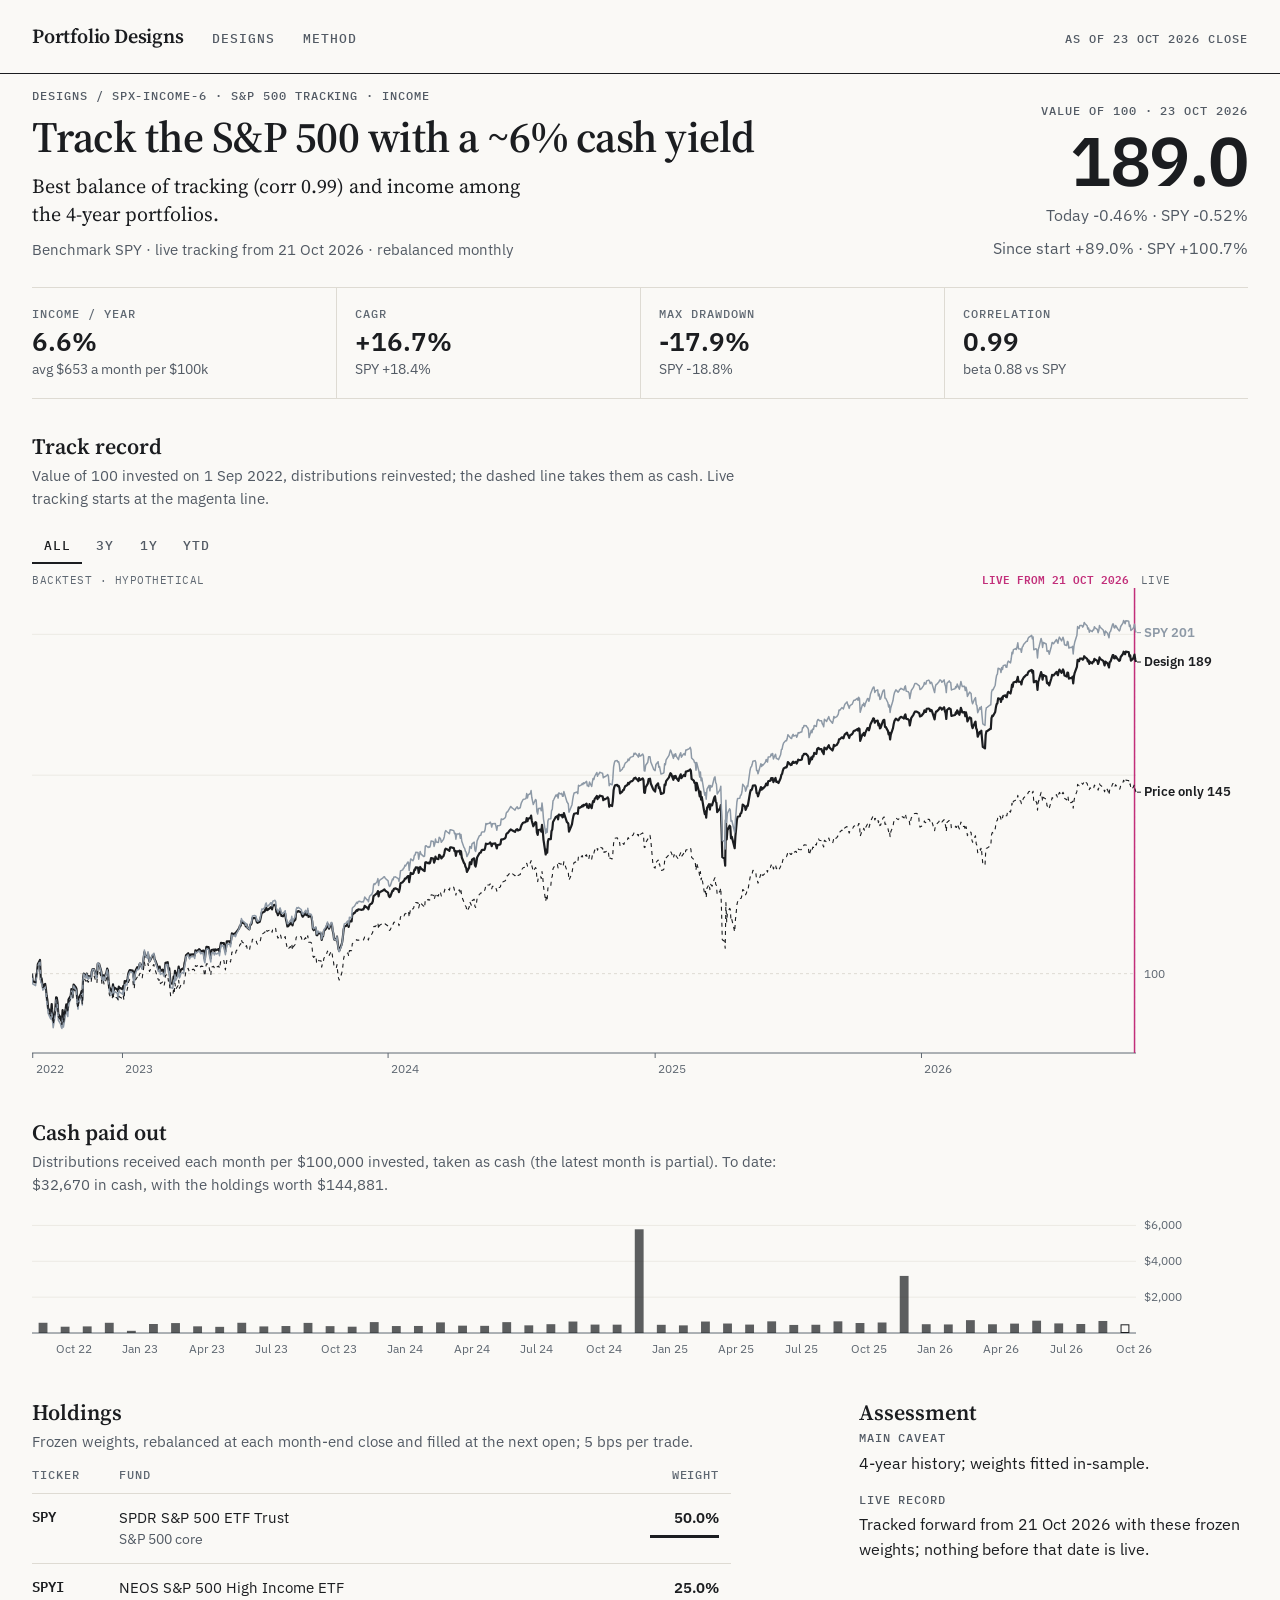
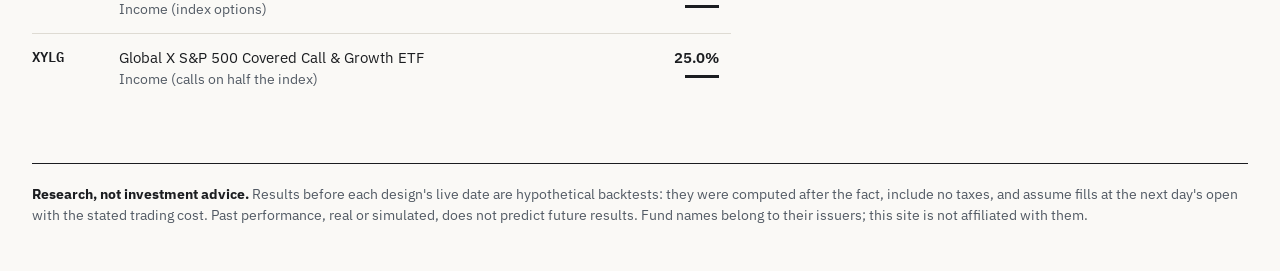
<file: designs/spx-income-6.html>
<!doctype html>
<html lang="en"><head><meta charset="utf-8"><meta name="viewport" content="width=device-width, initial-scale=1">
<title>SPX-INCOME-6 — Portfolio Designs</title><meta name="description" content="Track the S&amp;P 500 with a ~6% cash yield"><link rel="preconnect" href="https://fonts.googleapis.com"><link rel="preconnect" href="https://fonts.gstatic.com" crossorigin><link href="https://fonts.googleapis.com/css2?family=IBM+Plex+Mono:wght@500;600&family=IBM+Plex+Sans:wght@400;600&family=Source+Serif+4:opsz,wght@8..60,400;8..60,600&display=swap" rel="stylesheet">
<link rel="stylesheet" href="../assets/style.css"></head>
<body>
<header class="top"><div class="wrap">
<a class="brand" href="../index.html">Portfolio Designs</a>
<nav class="nav" aria-label="Main"><a href="../index.html">Designs</a><a href="../method.html">Method</a></nav>
<span class="tag asof">As of 23 Oct 2026 close</span>
</div></header>
<main class="wrap">
<section class="dhead"><div class="title"><div class="crumb tag"><a href="../index.html">Designs</a> / SPX-INCOME-6 · S&amp;P 500 tracking · income</div><h1>Track the S&amp;P 500 with a ~6% cash yield</h1>
<p class="stand">Best balance of tracking (corr 0.99) and income among the 4-year portfolios.</p><div class="sub">Benchmark SPY · live tracking from 21 Oct 2026 · rebalanced monthly</div></div><div class="value"><div class="tag">Value of 100 · 23 Oct 2026</div><span class="big">189.0</span><div class="chg">Today -0.46% · SPY -0.52%</div><div class="chg">Since start +89.0% · SPY +100.7%</div></div></section>
<dl class="facts"><div><dt>Income / year</dt><dd>6.6%<small>avg $653 a month per $100k</small></dd></div><div><dt>CAGR</dt><dd>+16.7%<small>SPY +18.4%</small></dd></div><div><dt>Max drawdown</dt><dd>-17.9%<small>SPY -18.8%</small></dd></div><div><dt>Correlation</dt><dd>0.99<small>beta 0.88 vs SPY</small></dd></div></dl>
<section class="sect"><h2>Track record</h2><p class="sub">Value of 100 invested on 1 Sep 2022, distributions reinvested; the dashed line takes them as cash. Live tracking starts at the magenta line.</p>
<div class="ranges" role="group" aria-label="Time range"><button type="button" data-r="ALL" aria-pressed="true">ALL</button><button type="button" data-r="3Y" aria-pressed="false">3Y</button><button type="button" data-r="1Y" aria-pressed="false">1Y</button><button type="button" data-r="YTD" aria-pressed="false">YTD</button></div>
<div class="chart" id="nav-chart"><div class="readout" aria-live="polite"></div></div></section>
<section class="sect"><h2>Cash paid out</h2>
<p class="sub">Distributions received each month per $100,000 invested, taken as cash (the latest month is partial). To date: $32,670 in cash, with the holdings worth $144,881.</p>
<div class="chart" id="cash-chart"></div></section>
<section class="sect cols"><div class="wide"><h2>Holdings</h2><p class="sub">Frozen weights, rebalanced at each month-end close and filled at the next open; 5 bps per trade.</p>
<table class="holdings"><thead><tr><th>Ticker</th><th>Fund</th><th style="text-align:right">Weight</th></tr></thead><tbody><tr><td class='t'>SPY</td><td>SPDR S&amp;P 500 ETF Trust<span class='role'>S&amp;P 500 core</span></td><td class='w'>50.0%<span class='wbar' style='width:50%'></span></td></tr><tr><td class='t'>SPYI</td><td>NEOS S&amp;P 500 High Income ETF<span class='role'>Income (index options)</span></td><td class='w'>25.0%<span class='wbar' style='width:25%'></span></td></tr><tr><td class='t'>XYLG</td><td>Global X S&amp;P 500 Covered Call &amp; Growth ETF<span class='role'>Income (calls on half the index)</span></td><td class='w'>25.0%<span class='wbar' style='width:25%'></span></td></tr></tbody></table></div>
<div class="side assess"><h2>Assessment</h2>
<p><span class="tag">Main caveat</span>4-year history; weights fitted in-sample.</p>
<p><span class="tag">Live record</span>Tracked forward from 21 Oct 2026 with these frozen weights; nothing before that date is live.</p></div></section>
<script type="application/json" id="design-data">{"series":{"dates":["2022-09-01","2022-09-02","2022-09-06","2022-09-07","2022-09-08","2022-09-09","2022-09-12","2022-09-13","2022-09-14","2022-09-15","2022-09-16","2022-09-19","2022-09-20","2022-09-21","2022-09-22","2022-09-23","2022-09-26","2022-09-27","2022-09-28","2022-09-29","2022-09-30","2022-10-03","2022-10-04","2022-10-05","2022-10-06","2022-10-07","2022-10-10","2022-10-11","2022-10-12","2022-10-13","2022-10-14","2022-10-17","2022-10-18","2022-10-19","2022-10-20","2022-10-21","2022-10-24","2022-10-25","2022-10-26","2022-10-27","2022-10-28","2022-10-31","2022-11-01","2022-11-02","2022-11-03","2022-11-04","2022-11-07","2022-11-08","2022-11-09","2022-11-10","2022-11-11","2022-11-14","2022-11-15","2022-11-16","2022-11-17","2022-11-18","2022-11-21","2022-11-22","2022-11-23","2022-11-25","2022-11-28","2022-11-29","2022-11-30","2022-12-01","2022-12-02","2022-12-05","2022-12-06","2022-12-07","2022-12-08","2022-12-09","2022-12-12","2022-12-13","2022-12-14","2022-12-15","2022-12-16","2022-12-19","2022-12-20","2022-12-21","2022-12-22","2022-12-23","2022-12-27","2022-12-28","2022-12-29","2022-12-30","2023-01-03","2023-01-04","2023-01-05","2023-01-06","2023-01-09","2023-01-10","2023-01-11","2023-01-12","2023-01-13","2023-01-17","2023-01-18","2023-01-19","2023-01-20","2023-01-23","2023-01-24","2023-01-25","2023-01-26","2023-01-27","2023-01-30","2023-01-31","2023-02-01","2023-02-02","2023-02-03","2023-02-06","2023-02-07","2023-02-08","2023-02-09","2023-02-10","2023-02-13","2023-02-14","2023-02-15","2023-02-16","2023-02-17","2023-02-21","2023-02-22","2023-02-23","2023-02-24","2023-02-27","2023-02-28","2023-03-01","2023-03-02","2023-03-03","2023-03-06","2023-03-07","2023-03-08","2023-03-09","2023-03-10","2023-03-13","2023-03-14","2023-03-15","2023-03-16","2023-03-17","2023-03-20","2023-03-21","2023-03-22","2023-03-23","2023-03-24","2023-03-27","2023-03-28","2023-03-29","2023-03-30","2023-03-31","2023-04-03","2023-04-04","2023-04-05","2023-04-06","2023-04-10","2023-04-11","2023-04-12","2023-04-13","2023-04-14","2023-04-17","2023-04-18","2023-04-19","2023-04-20","2023-04-21","2023-04-24","2023-04-25","2023-04-26","2023-04-27","2023-04-28","2023-05-01","2023-05-02","2023-05-03","2023-05-04","2023-05-05","2023-05-08","2023-05-09","2023-05-10","2023-05-11","2023-05-12","2023-05-15","2023-05-16","2023-05-17","2023-05-18","2023-05-19","2023-05-22","2023-05-23","2023-05-24","2023-05-25","2023-05-26","2023-05-30","2023-05-31","2023-06-01","2023-06-02","2023-06-05","2023-06-06","2023-06-07","2023-06-08","2023-06-09","2023-06-12","2023-06-13","2023-06-14","2023-06-15","2023-06-16","2023-06-20","2023-06-21","2023-06-22","2023-06-23","2023-06-26","2023-06-27","2023-06-28","2023-06-29","2023-06-30","2023-07-03","2023-07-05","2023-07-06","2023-07-07","2023-07-10","2023-07-11","2023-07-12","2023-07-13","2023-07-14","2023-07-17","2023-07-18","2023-07-19","2023-07-20","2023-07-21","2023-07-24","2023-07-25","2023-07-26","2023-07-27","2023-07-28","2023-07-31","2023-08-01","2023-08-02","2023-08-03","2023-08-04","2023-08-07","2023-08-08","2023-08-09","2023-08-10","2023-08-11","2023-08-14","2023-08-15","2023-08-16","2023-08-17","2023-08-18","2023-08-21","2023-08-22","2023-08-23","2023-08-24","2023-08-25","2023-08-28","2023-08-29","2023-08-30","2023-08-31","2023-09-01","2023-09-05","2023-09-06","2023-09-07","2023-09-08","2023-09-11","2023-09-12","2023-09-13","2023-09-14","2023-09-15","2023-09-18","2023-09-19","2023-09-20","2023-09-21","2023-09-22","2023-09-25","2023-09-26","2023-09-27","2023-09-28","2023-09-29","2023-10-02","2023-10-03","2023-10-04","2023-10-05","2023-10-06","2023-10-09","2023-10-10","2023-10-11","2023-10-12","2023-10-13","2023-10-16","2023-10-17","2023-10-18","2023-10-19","2023-10-20","2023-10-23","2023-10-24","2023-10-25","2023-10-26","2023-10-27","2023-10-30","2023-10-31","2023-11-01","2023-11-02","2023-11-03","2023-11-06","2023-11-07","2023-11-08","2023-11-09","2023-11-10","2023-11-13","2023-11-14","2023-11-15","2023-11-16","2023-11-17","2023-11-20","2023-11-21","2023-11-22","2023-11-24","2023-11-27","2023-11-28","2023-11-29","2023-11-30","2023-12-01","2023-12-04","2023-12-05","2023-12-06","2023-12-07","2023-12-08","2023-12-11","2023-12-12","2023-12-13","2023-12-14","2023-12-15","2023-12-18","2023-12-19","2023-12-20","2023-12-21","2023-12-22","2023-12-26","2023-12-27","2023-12-28","2023-12-29","2024-01-02","2024-01-03","2024-01-04","2024-01-05","2024-01-08","2024-01-09","2024-01-10","2024-01-11","2024-01-12","2024-01-16","2024-01-17","2024-01-18","2024-01-19","2024-01-22","2024-01-23","2024-01-24","2024-01-25","2024-01-26","2024-01-29","2024-01-30","2024-01-31","2024-02-01","2024-02-02","2024-02-05","2024-02-06","2024-02-07","2024-02-08","2024-02-09","2024-02-12","2024-02-13","2024-02-14","2024-02-15","2024-02-16","2024-02-20","2024-02-21","2024-02-22","2024-02-23","2024-02-26","2024-02-27","2024-02-28","2024-02-29","2024-03-01","2024-03-04","2024-03-05","2024-03-06","2024-03-07","2024-03-08","2024-03-11","2024-03-12","2024-03-13","2024-03-14","2024-03-15","2024-03-18","2024-03-19","2024-03-20","2024-03-21","2024-03-22","2024-03-25","2024-03-26","2024-03-27","2024-03-28","2024-04-01","2024-04-02","2024-04-03","2024-04-04","2024-04-05","2024-04-08","2024-04-09","2024-04-10","2024-04-11","2024-04-12","2024-04-15","2024-04-16","2024-04-17","2024-04-18","2024-04-19","2024-04-22","2024-04-23","2024-04-24","2024-04-25","2024-04-26","2024-04-29","2024-04-30","2024-05-01","2024-05-02","2024-05-03","2024-05-06","2024-05-07","2024-05-08","2024-05-09","2024-05-10","2024-05-13","2024-05-14","2024-05-15","2024-05-16","2024-05-17","2024-05-20","2024-05-21","2024-05-22","2024-05-23","2024-05-24","2024-05-28","2024-05-29","2024-05-30","2024-05-31","2024-06-03","2024-06-04","2024-06-05","2024-06-06","2024-06-07","2024-06-10","2024-06-11","2024-06-12","2024-06-13","2024-06-14","2024-06-17","2024-06-18","2024-06-20","2024-06-21","2024-06-24","2024-06-25","2024-06-26","2024-06-27","2024-06-28","2024-07-01","2024-07-02","2024-07-03","2024-07-05","2024-07-08","2024-07-09","2024-07-10","2024-07-11","2024-07-12","2024-07-15","2024-07-16","2024-07-17","2024-07-18","2024-07-19","2024-07-22","2024-07-23","2024-07-24","2024-07-25","2024-07-26","2024-07-29","2024-07-30","2024-07-31","2024-08-01","2024-08-02","2024-08-05","2024-08-06","2024-08-07","2024-08-08","2024-08-09","2024-08-12","2024-08-13","2024-08-14","2024-08-15","2024-08-16","2024-08-19","2024-08-20","2024-08-21","2024-08-22","2024-08-23","2024-08-26","2024-08-27","2024-08-28","2024-08-29","2024-08-30","2024-09-03","2024-09-04","2024-09-05","2024-09-06","2024-09-09","2024-09-10","2024-09-11","2024-09-12","2024-09-13","2024-09-16","2024-09-17","2024-09-18","2024-09-19","2024-09-20","2024-09-23","2024-09-24","2024-09-25","2024-09-26","2024-09-27","2024-09-30","2024-10-01","2024-10-02","2024-10-03","2024-10-04","2024-10-07","2024-10-08","2024-10-09","2024-10-10","2024-10-11","2024-10-14","2024-10-15","2024-10-16","2024-10-17","2024-10-18","2024-10-21","2024-10-22","2024-10-23","2024-10-24","2024-10-25","2024-10-28","2024-10-29","2024-10-30","2024-10-31","2024-11-01","2024-11-04","2024-11-05","2024-11-06","2024-11-07","2024-11-08","2024-11-11","2024-11-12","2024-11-13","2024-11-14","2024-11-15","2024-11-18","2024-11-19","2024-11-20","2024-11-21","2024-11-22","2024-11-25","2024-11-26","2024-11-27","2024-11-29","2024-12-02","2024-12-03","2024-12-04","2024-12-05","2024-12-06","2024-12-09","2024-12-10","2024-12-11","2024-12-12","2024-12-13","2024-12-16","2024-12-17","2024-12-18","2024-12-19","2024-12-20","2024-12-23","2024-12-24","2024-12-26","2024-12-27","2024-12-30","2024-12-31","2025-01-02","2025-01-03","2025-01-06","2025-01-07","2025-01-08","2025-01-10","2025-01-13","2025-01-14","2025-01-15","2025-01-16","2025-01-17","2025-01-21","2025-01-22","2025-01-23","2025-01-24","2025-01-27","2025-01-28","2025-01-29","2025-01-30","2025-01-31","2025-02-03","2025-02-04","2025-02-05","2025-02-06","2025-02-07","2025-02-10","2025-02-11","2025-02-12","2025-02-13","2025-02-14","2025-02-18","2025-02-19","2025-02-20","2025-02-21","2025-02-24","2025-02-25","2025-02-26","2025-02-27","2025-02-28","2025-03-03","2025-03-04","2025-03-05","2025-03-06","2025-03-07","2025-03-10","2025-03-11","2025-03-12","2025-03-13","2025-03-14","2025-03-17","2025-03-18","2025-03-19","2025-03-20","2025-03-21","2025-03-24","2025-03-25","2025-03-26","2025-03-27","2025-03-28","2025-03-31","2025-04-01","2025-04-02","2025-04-03","2025-04-04","2025-04-07","2025-04-08","2025-04-09","2025-04-10","2025-04-11","2025-04-14","2025-04-15","2025-04-16","2025-04-17","2025-04-21","2025-04-22","2025-04-23","2025-04-24","2025-04-25","2025-04-28","2025-04-29","2025-04-30","2025-05-01","2025-05-02","2025-05-05","2025-05-06","2025-05-07","2025-05-08","2025-05-09","2025-05-12","2025-05-13","2025-05-14","2025-05-15","2025-05-16","2025-05-19","2025-05-20","2025-05-21","2025-05-22","2025-05-23","2025-05-27","2025-05-28","2025-05-29","2025-05-30","2025-06-02","2025-06-03","2025-06-04","2025-06-05","2025-06-06","2025-06-09","2025-06-10","2025-06-11","2025-06-12","2025-06-13","2025-06-16","2025-06-17","2025-06-18","2025-06-20","2025-06-23","2025-06-24","2025-06-25","2025-06-26","2025-06-27","2025-06-30","2025-07-01","2025-07-02","2025-07-03","2025-07-07","2025-07-08","2025-07-09","2025-07-10","2025-07-11","2025-07-14","2025-07-15","2025-07-16","2025-07-17","2025-07-18","2025-07-21","2025-07-22","2025-07-23","2025-07-24","2025-07-25","2025-07-28","2025-07-29","2025-07-30","2025-07-31","2025-08-01","2025-08-04","2025-08-05","2025-08-06","2025-08-07","2025-08-08","2025-08-11","2025-08-12","2025-08-13","2025-08-14","2025-08-15","2025-08-18","2025-08-19","2025-08-20","2025-08-21","2025-08-22","2025-08-25","2025-08-26","2025-08-27","2025-08-28","2025-08-29","2025-09-02","2025-09-03","2025-09-04","2025-09-05","2025-09-08","2025-09-09","2025-09-10","2025-09-11","2025-09-12","2025-09-15","2025-09-16","2025-09-17","2025-09-18","2025-09-19","2025-09-22","2025-09-23","2025-09-24","2025-09-25","2025-09-26","2025-09-29","2025-09-30","2025-10-01","2025-10-02","2025-10-03","2025-10-06","2025-10-07","2025-10-08","2025-10-09","2025-10-10","2025-10-13","2025-10-14","2025-10-15","2025-10-16","2025-10-17","2025-10-20","2025-10-21","2025-10-22","2025-10-23","2025-10-24","2025-10-27","2025-10-28","2025-10-29","2025-10-30","2025-10-31","2025-11-03","2025-11-04","2025-11-05","2025-11-06","2025-11-07","2025-11-10","2025-11-11","2025-11-12","2025-11-13","2025-11-14","2025-11-17","2025-11-18","2025-11-19","2025-11-20","2025-11-21","2025-11-24","2025-11-25","2025-11-26","2025-11-28","2025-12-01","2025-12-02","2025-12-03","2025-12-04","2025-12-05","2025-12-08","2025-12-09","2025-12-10","2025-12-11","2025-12-12","2025-12-15","2025-12-16","2025-12-17","2025-12-18","2025-12-19","2025-12-22","2025-12-23","2025-12-24","2025-12-26","2025-12-29","2025-12-30","2025-12-31","2026-01-02","2026-01-05","2026-01-06","2026-01-07","2026-01-08","2026-01-09","2026-01-12","2026-01-13","2026-01-14","2026-01-15","2026-01-16","2026-01-20","2026-01-21","2026-01-22","2026-01-23","2026-01-26","2026-01-27","2026-01-28","2026-01-29","2026-01-30","2026-02-02","2026-02-03","2026-02-04","2026-02-05","2026-02-06","2026-02-09","2026-02-10","2026-02-11","2026-02-12","2026-02-13","2026-02-17","2026-02-18","2026-02-19","2026-02-20","2026-02-23","2026-02-24","2026-02-25","2026-02-26","2026-02-27","2026-03-02","2026-03-03","2026-03-04","2026-03-05","2026-03-06","2026-03-09","2026-03-10","2026-03-11","2026-03-12","2026-03-13","2026-03-16","2026-03-17","2026-03-18","2026-03-19","2026-03-20","2026-03-23","2026-03-24","2026-03-25","2026-03-26","2026-03-27","2026-03-30","2026-03-31","2026-04-01","2026-04-02","2026-04-06","2026-04-07","2026-04-08","2026-04-09","2026-04-10","2026-04-13","2026-04-14","2026-04-15","2026-04-16","2026-04-17","2026-04-20","2026-04-21","2026-04-22","2026-04-23","2026-04-24","2026-04-27","2026-04-28","2026-04-29","2026-04-30","2026-05-01","2026-05-04","2026-05-05","2026-05-06","2026-05-07","2026-05-08","2026-05-11","2026-05-12","2026-05-13","2026-05-14","2026-05-15","2026-05-18","2026-05-19","2026-05-20","2026-05-21","2026-05-22","2026-05-26","2026-05-27","2026-05-28","2026-05-29","2026-06-01","2026-06-02","2026-06-03","2026-06-04","2026-06-05","2026-06-08","2026-06-09","2026-06-10","2026-06-11","2026-06-12","2026-06-15","2026-06-16","2026-06-17","2026-06-18","2026-06-22","2026-06-23","2026-06-24","2026-06-25","2026-06-26","2026-06-29","2026-06-30","2026-07-01","2026-07-02","2026-07-06","2026-07-07","2026-07-08","2026-07-09","2026-07-10","2026-07-13","2026-07-14","2026-07-15","2026-07-16","2026-07-17","2026-07-20","2026-07-21","2026-07-22","2026-07-23","2026-07-24","2026-07-27","2026-07-28","2026-07-29","2026-07-30","2026-07-31","2026-08-03","2026-08-04","2026-08-05","2026-08-06","2026-08-07","2026-08-10","2026-08-11","2026-08-12","2026-08-13","2026-08-14","2026-08-17","2026-08-18","2026-08-19","2026-08-20","2026-08-21","2026-08-24","2026-08-25","2026-08-26","2026-08-27","2026-08-28","2026-08-31","2026-09-01","2026-09-02","2026-09-03","2026-09-04","2026-09-08","2026-09-09","2026-09-10","2026-09-11","2026-09-14","2026-09-15","2026-09-16","2026-09-17","2026-09-18","2026-09-21","2026-09-22","2026-09-23","2026-09-24","2026-09-25","2026-09-28","2026-09-29","2026-09-30","2026-10-01","2026-10-02","2026-10-05","2026-10-06","2026-10-07","2026-10-08","2026-10-09","2026-10-12","2026-10-13","2026-10-14","2026-10-15","2026-10-16","2026-10-19","2026-10-20","2026-10-21","2026-10-22","2026-10-23"],"total":[100.0,98.477466,98.181298,99.796748,100.340684,101.926243,102.850246,98.784419,99.078297,98.113275,97.361624,97.943855,96.993306,95.571786,94.873749,93.206479,92.464542,92.213531,93.986323,92.000301,90.680016,92.841847,95.291726,95.210673,94.354451,92.082445,91.4546,90.878189,90.663223,92.798367,90.856871,93.028045,93.933096,93.414367,92.81025,94.857351,95.562452,96.869553,96.378487,96.043756,97.807703,97.291584,96.960322,94.874834,94.013334,95.122868,95.966578,96.525782,94.769747,99.183402,100.042344,99.379206,100.02772,99.487591,99.161011,99.492552,99.237559,100.432619,100.915719,100.91749,99.559694,99.395682,101.99985,102.077342,102.042,100.419839,99.11193,98.981594,99.667242,99.038121,100.21711,101.019026,100.644647,98.323394,97.299755,96.427442,96.612627,97.854273,96.604679,97.170656,96.803784,96.485282,97.377656,97.143147,96.877935,97.477478,96.603108,98.490237,98.434437,99.007216,99.99302,100.422533,100.721802,100.596163,99.444343,98.855804,100.3639,101.283427,101.330969,101.040181,101.863626,102.106004,101.180074,102.165049,103.153654,104.478052,103.581164,103.649152,104.213575,103.202691,102.51926,102.775488,103.670564,103.798846,103.968917,102.96521,102.7139,101.08513,100.871853,101.449635,100.504178,100.834327,100.540975,100.05877,100.803276,102.212334,102.360716,101.021587,101.142959,99.434528,98.043274,97.979767,99.412907,98.793396,100.584711,99.488444,100.387395,101.47826,100.146058,100.36115,100.790162,101.052302,100.877033,102.211121,102.665834,103.812424,104.266723,103.768003,103.591229,103.965918,104.037716,104.034194,103.750043,104.860883,104.692682,104.937332,105.123835,105.040705,104.570041,104.741301,104.791108,103.297304,102.994685,104.804726,105.61313,105.581435,104.633566,103.908876,103.234591,104.94646,105.063947,104.685708,105.095318,104.96216,104.923527,105.141552,104.619407,105.720161,106.504539,106.433663,106.412002,105.434563,104.683313,105.567562,106.820367,106.80061,106.384043,107.301725,108.571949,108.370123,108.59868,108.33151,108.852929,109.012154,109.731855,110.28553,110.3244,111.349497,111.019505,110.666301,110.145227,110.567039,109.862393,109.477554,110.478906,110.514879,110.84161,112.006119,112.038369,111.94971,111.178467,110.93721,111.199793,111.787417,112.542466,113.285556,113.291554,113.611166,114.188635,114.425457,113.870691,113.907107,114.297578,114.506657,114.573847,114.022622,114.910914,115.0824,114.89347,113.439072,113.196655,112.6594,113.617908,113.184991,112.497214,112.504802,112.426201,113.042099,111.83412,110.998719,110.101864,110.155962,110.888808,110.65192,111.67449,110.350185,111.100306,111.700256,113.199236,113.557992,113.488005,113.633346,113.320614,112.611245,112.344415,112.532218,113.198095,112.710103,112.798998,113.641204,112.322522,112.427965,112.268311,111.259956,109.563701,109.301066,109.739933,108.183777,108.171801,108.793456,108.584105,108.546308,107.14543,107.859668,107.954206,109.127671,109.667636,110.236574,110.706697,110.089458,109.624081,110.689853,110.636674,109.289613,108.496118,107.243896,107.101489,107.837011,106.446561,105.204295,104.749911,105.978386,106.575827,107.643201,109.383006,110.12106,110.29971,110.619797,110.7159,110.02707,111.269011,111.255081,112.84643,112.962378,113.139612,113.168351,113.858315,113.69861,114.023516,114.007134,113.94197,114.05152,114.029224,114.335059,114.873544,114.430065,114.423547,114.059727,114.700038,115.153203,115.489999,115.923786,117.149088,117.286829,117.423914,117.876677,118.36852,117.129311,117.96202,118.148833,118.510005,118.677913,118.793714,118.498854,117.984848,117.21575,116.952522,117.080488,118.492636,118.411567,118.914788,118.967051,119.044301,118.677102,118.116829,119.009089,120.284441,120.532299,120.822989,120.904858,121.436566,121.415866,122.061568,122.03304,120.569233,121.793707,122.848776,122.592599,122.850318,123.646664,123.615577,124.242066,124.197033,122.867291,123.742426,124.345228,124.006461,123.404365,123.327222,125.500075,125.571134,125.291596,125.463362,125.279032,125.735994,126.649174,126.532495,125.469189,125.982944,127.026079,126.509137,126.333211,127.47192,127.350596,127.117267,126.534313,127.132723,127.817869,128.78571,129.088697,128.966858,128.688986,128.517567,129.381717,129.446104,129.243447,128.449971,128.512132,127.189679,128.386459,128.45551,128.566119,127.60067,128.413415,126.767481,125.371313,125.1549,124.452613,124.138155,123.094035,124.139255,125.553246,125.546678,125.042935,126.203068,126.56918,124.79,124.471631,125.448261,126.78564,127.848556,127.995407,128.070011,128.567362,128.761519,128.757792,129.228723,130.391928,130.268414,130.323573,130.451994,130.719607,130.407131,129.739861,130.378286,130.47808,129.801462,129.134163,130.062633,130.125001,130.311923,131.527603,131.577554,131.565787,131.806449,132.035238,132.990574,133.206803,133.249621,134.014979,134.228537,134.018892,133.904579,133.590906,134.016107,134.229847,134.320268,133.976759,134.249482,134.996304,135.531752,136.118495,136.291606,136.415257,137.394959,136.56317,137.235338,137.468691,138.115575,136.685558,135.880088,135.115324,136.296163,136.085776,133.407796,132.780218,134.09644,134.230364,133.626024,135.547704,133.773815,131.451905,127.548972,128.872802,128.037972,130.963235,131.648099,131.612068,133.760346,134.257085,136.292413,136.658408,137.779716,137.658802,138.046895,137.057876,138.391674,138.103018,138.313853,137.608809,137.737872,138.845613,136.299809,136.137022,135.838097,133.67275,135.081356,135.702527,136.989034,137.980435,138.609387,138.788969,138.831792,138.584451,140.450261,140.270347,140.609084,140.946025,140.713935,141.188063,141.015578,141.50201,140.403953,140.454754,140.258356,141.379443,140.238761,141.44724,142.270382,142.025595,142.799997,143.761049,142.849488,143.444363,143.350011,143.868975,143.655176,143.661497,142.521788,142.910044,142.746289,143.135319,143.346564,142.962336,140.647569,141.099112,140.802994,142.271861,145.420254,146.380174,146.919201,147.058061,146.665575,146.740599,146.17015,144.536017,145.050557,145.500839,145.564393,146.150541,146.626883,147.013864,147.647797,147.309574,148.007361,148.245193,148.548609,149.045798,148.969116,149.214599,148.504091,148.152563,149.104286,148.552281,148.588161,149.050984,148.478544,144.743742,144.655031,146.356844,147.422529,148.80953,148.923396,147.451974,145.915364,145.4867,145.05285,146.715124,147.520801,146.058824,146.354587,144.380312,144.542126,144.774361,147.17324,146.99723,148.154555,149.316608,149.989089,150.592152,150.342942,148.597945,149.682557,149.169121,149.777373,149.190696,148.261433,149.178226,149.750722,150.258003,149.080649,149.9799,150.099354,149.719658,151.100439,151.112559,151.473752,151.784352,151.336182,148.854811,148.341359,147.661959,147.674302,145.443645,147.66478,145.150046,143.644736,145.072957,142.654869,143.449,139.622846,138.527331,139.328456,137.539574,140.254317,141.387629,139.840473,141.337839,141.08506,141.006396,143.225601,143.648186,142.142223,141.796716,139.074039,139.916682,140.266613,141.087838,134.895923,126.862539,126.478655,124.681706,136.894165,131.590256,133.992851,135.278064,135.005054,131.85875,132.273487,129.218168,132.416472,134.385527,136.899067,137.795345,137.941189,138.69503,138.761825,139.615557,141.276969,140.740802,139.731665,140.263683,140.929194,140.904063,144.633767,145.491212,145.473277,145.981362,146.869936,146.922187,146.501529,144.584359,144.506929,143.65132,146.386057,145.598687,146.111171,145.962672,146.6916,147.438264,147.424699,146.947798,148.165967,148.357713,149.099414,148.655058,149.116257,147.894254,149.133248,147.954046,148.070528,147.619259,149.047101,150.132122,150.39339,151.34142,152.058246,152.463511,152.443453,153.022176,154.066115,153.121077,153.205042,153.865917,154.209228,153.799085,154.157501,153.620221,154.084705,154.833417,154.686021,154.783496,154.882788,156.032417,156.184819,156.690702,156.645945,156.332996,156.176595,155.656993,153.481764,155.573189,154.924975,155.997921,155.861489,156.965898,156.656005,158.135462,158.470774,158.605219,158.180627,158.199067,157.429152,157.102519,156.564884,158.732049,158.149434,158.673604,159.049637,159.467741,158.681106,157.765157,158.419253,159.594477,159.167869,159.577783,160.011761,160.365789,161.37231,161.428592,162.052531,161.901327,161.703369,162.449833,163.045681,163.61874,162.816487,162.548863,161.846108,162.659061,163.170469,163.592762,164.103784,164.230271,164.283036,164.783043,164.281939,165.057486,164.813722,160.834392,163.032428,162.904495,163.485748,162.575273,163.529107,165.168143,165.158922,164.410075,165.251652,166.389943,167.920509,168.485127,168.347752,166.983195,167.436798,167.678241,166.056362,166.626553,165.032274,165.191563,167.45768,167.850372,167.96436,165.498463,165.541342,164.190018,163.038618,163.555261,161.330253,162.951972,165.138979,166.52827,167.60007,168.35774,167.797787,168.036046,168.576001,168.756943,168.990434,168.596522,168.382755,169.440426,169.811095,168.34849,168.09596,167.75039,166.021077,167.263475,168.659391,169.676145,170.302339,170.758952,170.780781,170.41496,170.164227,169.131384,169.379628,170.325588,171.243812,170.740341,170.693589,171.737057,171.8744,171.68376,170.932208,171.346146,171.242751,168.111735,169.960319,170.780667,170.868345,171.653006,172.233495,172.201225,171.904919,171.496991,172.32792,171.059479,170.271833,168.229791,171.36052,172.029431,171.736775,171.639645,169.321586,169.32817,169.607661,170.479673,170.070106,171.251005,169.696387,170.777578,172.115913,171.329217,170.529613,170.592724,169.204408,170.504869,169.492823,167.397873,168.812746,168.603595,168.457912,166.043504,165.114254,166.826843,167.331015,165.079823,164.56475,162.275463,163.877763,163.386018,164.276582,161.656119,158.944124,158.434353,162.84381,164.039771,164.09803,164.829709,164.845873,168.579761,169.417723,169.277766,170.675474,172.291597,173.372337,173.725889,175.461925,175.248659,174.227461,175.735664,175.170912,176.286302,176.549461,175.908523,175.897302,177.316095,177.856732,177.241193,178.382367,180.478881,179.6307,181.212477,181.558436,181.415409,182.18875,183.371604,181.603078,181.509334,180.518533,182.119749,182.510249,183.085632,184.111691,184.123976,184.914308,185.410634,185.831123,186.001109,184.970391,185.608601,181.320592,181.832127,181.126781,178.591794,181.44522,182.373025,185.185206,184.235409,182.278319,184.011222,183.492124,181.055862,180.853798,181.14505,180.183301,182.838152,184.092951,183.935793,183.868814,185.226785,184.452602,183.99133,185.400443,186.092215,184.838287,185.602249,186.1256,185.396778,183.843878,183.481926,184.998839,184.89841,182.699431,182.899083,182.984456,183.426265,180.889711,183.646883,184.888356,187.164293,189.863894,189.572995,189.388182,190.328743,190.316991,189.884048,190.298756,191.252983,190.933365,190.253957,189.240313,189.6651,188.330639,189.032499,188.522671,189.084249,189.177273,190.227267,189.924951,189.499285,188.282378,189.089274,190.780406,190.242907,189.420939,188.615892,187.657984,189.174111,188.462661,187.653414,186.898278,188.932142,189.165777,191.70745,191.644248,190.479148,190.399404,191.257913,190.069172,189.807965,189.438942,189.621813,190.950276,192.103279,193.027976,192.653151,192.030714,193.068548,192.922822,192.888471,191.163263,191.568874,189.560176,190.307701,191.059253,191.88356,189.88078,189.001265],"bench":[100.0,97.942429,97.572856,99.325768,99.974975,101.528115,102.619296,98.157166,98.531718,97.413049,96.669907,97.419577,96.301326,94.621477,93.826669,92.25464,91.341979,91.108804,92.901502,90.960859,89.55431,91.918649,94.766883,94.546255,93.570921,90.960859,90.266352,89.694704,89.398854,91.758164,89.66711,91.971305,93.051913,92.392543,91.617778,93.844222,94.992556,96.509439,95.782326,95.270861,97.537405,96.83289,96.409146,93.989644,93.021845,94.360715,95.263326,95.777314,93.804096,98.959016,99.916814,99.066852,99.911794,99.149577,98.846208,99.295007,98.933953,100.265305,100.897145,100.874572,99.264915,99.09443,102.215965,102.140743,102.022898,100.187577,98.743409,98.575414,99.347648,98.605497,100.027124,100.784329,100.139949,97.690347,96.537,95.718403,95.849376,97.282584,95.894731,96.446346,96.065991,94.8721,96.579817,96.325438,95.919924,96.660446,95.557201,97.748516,97.693119,98.378229,99.622504,99.98521,100.373116,100.189245,98.60744,97.889603,99.713183,100.909612,100.801301,100.839065,101.947314,102.181578,100.899514,102.383082,103.471176,104.977413,103.861613,103.226863,104.576927,103.433412,102.536724,102.776025,103.982496,103.934642,104.272172,102.836474,102.579557,100.521698,100.383182,100.917163,99.839119,100.179171,99.808914,99.426028,100.19931,101.806275,101.876807,100.315173,100.478889,98.62508,97.201963,97.06343,98.667897,98.05078,99.77111,98.604538,99.552658,100.85984,99.140526,99.408541,100.060859,100.247978,100.022942,101.47678,102.070929,103.509601,103.904018,103.327534,103.057022,103.459023,103.565215,103.593018,103.170797,104.54117,104.285824,104.660006,104.728257,104.710567,104.139152,104.220072,104.328794,102.672694,102.237804,104.273163,105.163154,105.056962,103.876207,103.163206,102.432507,104.328794,104.356605,103.898949,104.384392,104.202358,104.065841,104.424872,103.727037,104.986157,105.99753,105.843291,105.886286,104.697923,103.939413,104.839526,106.197254,106.237717,105.648581,106.652371,108.194696,107.987373,108.222499,107.848317,108.500619,108.695313,109.681366,110.404497,110.535986,111.906359,111.52519,110.94657,110.378121,110.776536,109.939073,109.489879,110.690249,110.746081,111.182582,112.494617,112.62405,112.456554,111.575928,111.294246,111.575928,112.286528,113.189969,114.088333,114.017278,114.413178,115.263342,115.519647,114.753231,114.753231,115.26588,115.580572,115.598309,114.831902,115.95614,116.176937,115.844484,114.232998,113.905622,113.39045,114.380193,113.882791,113.121452,113.162053,113.096067,113.720364,112.395637,111.570859,110.720712,110.774005,111.494735,111.192737,112.431169,110.872976,111.654607,112.362652,113.986831,114.456326,114.288814,114.502003,114.007132,113.240724,112.893032,113.063074,113.806643,113.182337,113.314318,114.291352,112.914339,112.980559,112.746263,111.709746,109.86336,109.616347,110.077299,108.460123,108.503415,109.132451,108.867588,108.824304,107.367564,108.149413,108.108651,109.392221,110.09257,110.665589,111.118901,110.441455,109.891372,111.047604,111.042503,109.562836,108.600178,107.265692,107.07979,107.887096,106.338679,105.065327,104.58908,105.83952,106.504208,107.640067,109.702931,110.703788,110.958457,111.274244,111.35576,110.487294,112.211444,112.104478,114.279401,114.521337,114.661408,114.80401,115.687731,115.435609,115.881281,115.952594,115.743764,115.858353,115.776854,116.232737,116.920353,116.306588,116.283669,115.815077,116.69879,117.200496,117.656354,118.19372,119.823621,120.208191,120.010257,120.685325,121.419191,119.736658,120.871985,121.114904,121.626304,121.846215,121.892255,121.539381,120.859211,119.872184,119.486075,119.64971,121.357814,121.173725,121.859012,121.8053,121.889693,121.442207,120.767131,121.841098,123.359987,123.620821,123.981359,124.116901,124.791962,124.633427,125.620431,125.523281,123.475068,125.09114,126.408017,125.947734,126.313398,127.366903,127.423154,128.159583,128.10334,126.338977,127.487085,128.366728,127.727457,127.024264,127.139328,129.770545,129.860031,129.38442,129.624776,129.453468,129.918845,131.138556,130.997921,129.688699,130.345869,131.639738,130.849613,130.737111,132.143475,131.936361,131.675536,130.771386,131.548584,132.279605,133.503097,133.94428,133.690369,133.320998,133.074759,134.193074,134.167455,133.934005,133.082439,133.228635,131.602442,132.977295,133.05167,133.205555,131.871777,132.866977,131.033017,129.391423,129.155435,128.391058,128.126856,127.008533,128.178158,129.699216,129.637662,129.14516,130.368659,130.830369,128.757858,128.339755,129.540182,131.145874,132.500193,132.646397,132.659227,133.423604,133.595443,133.613406,134.226429,135.888566,135.608987,135.803899,135.960386,136.293831,135.901395,134.908735,135.801369,135.89627,134.944653,134.049464,135.270401,135.380679,135.532041,137.142834,137.140271,136.973549,137.396785,137.727683,138.858828,139.138406,139.223105,140.331137,140.687678,140.305493,140.117399,139.661895,140.199729,140.374703,140.596,140.042758,140.330976,141.27538,141.90581,142.724125,142.8888,143.027767,144.443052,143.197584,144.100807,144.497111,145.35398,143.315985,142.214578,141.270206,142.726671,142.502812,139.273328,138.547674,140.099379,140.181725,139.47148,141.738556,139.731395,137.129859,133.136103,134.363551,133.465453,136.550828,137.152988,137.225018,139.481795,139.921842,142.320101,142.6392,144.003037,143.768862,144.26292,143.130695,144.651519,144.306663,144.504831,143.665918,143.678812,145.050353,142.065327,141.774563,141.429723,139.049501,140.606283,141.218742,142.667503,143.869227,144.620621,144.834214,144.893382,144.463651,146.928846,146.674862,147.041397,147.462102,147.136878,147.720228,147.505959,148.097062,146.77036,146.832285,146.563876,147.895751,146.558702,147.944781,148.969516,148.708811,149.599334,150.822785,149.650959,150.301375,150.314318,150.892478,150.644716,150.564691,149.188911,149.511573,149.459947,149.921963,150.1646,149.710321,146.775518,147.395004,147.077516,148.855918,152.55733,153.736925,154.402894,154.550017,154.069918,154.144752,153.153574,151.191898,151.811384,152.366335,152.41796,153.23621,153.71112,154.232514,155.037854,154.568069,155.528253,155.807009,155.879298,156.847218,156.589124,156.885949,156.078046,155.592788,156.795625,155.987706,155.956727,156.622681,155.977374,151.328721,151.282238,153.09929,154.0161,155.727984,155.738348,154.098978,152.340449,151.78624,151.413291,153.306467,154.189608,152.446633,152.669381,150.338478,150.571573,150.778767,153.521446,153.226185,154.764561,156.181199,157.059182,157.916389,157.455389,155.22814,156.561917,155.860069,156.696581,155.862648,154.813785,155.852284,156.484213,157.028107,155.590725,156.64739,156.766548,156.261482,157.911216,157.903463,158.36701,158.739975,158.079566,155.375779,154.668725,153.899521,153.97724,151.519475,153.884015,151.187965,149.398378,151.004077,148.323581,149.154935,145.1821,143.975234,144.739248,142.809759,145.759631,146.883652,145.296068,146.87843,146.453711,146.502032,149.125665,149.484124,147.699533,147.307291,144.340801,145.30972,145.720143,146.642321,139.415664,131.253847,131.020067,128.967929,142.512063,136.267301,138.698681,140.044257,139.652015,136.547847,136.742678,133.487825,136.960897,139.083155,142.010704,143.036793,143.09132,143.992722,144.049859,145.070726,147.224156,146.379956,145.156456,145.766884,146.782577,146.595531,151.44016,152.440251,152.635098,153.380593,154.352123,154.520973,154.001449,151.406377,151.466141,150.432267,153.559855,152.671428,153.274103,153.102658,153.965072,154.843087,154.801519,154.053397,155.635355,155.775628,156.658833,156.212033,156.832873,155.079454,156.554922,155.217148,155.193761,154.829274,156.358608,158.085932,158.174531,159.412053,160.204064,160.970012,160.91792,161.64741,162.921422,161.707335,161.618752,162.587913,163.046464,162.473284,162.783325,162.087715,162.62961,163.624833,163.504998,163.815039,163.838474,165.232355,165.287042,165.98528,165.943567,165.505905,165.297486,164.677404,161.978275,164.440312,163.606588,164.85976,164.721679,166.00612,165.67785,167.441649,168.014812,168.030463,167.63706,167.600554,166.691318,166.248402,165.581449,168.124252,167.384334,168.08515,168.46814,169.064756,168.056493,166.811154,167.715183,169.116864,168.627062,169.04132,169.432112,169.92193,171.333991,171.276677,172.188539,171.951479,171.737838,172.540277,173.394825,174.21517,173.266817,172.715574,171.91876,172.903684,173.389603,174.042743,174.635812,174.836945,174.83435,175.461347,174.810835,175.853235,175.343801,170.60463,173.222397,173.010787,173.778879,172.5954,173.575086,175.380372,175.377745,174.465979,175.50053,176.934817,179.022245,179.497735,179.583965,177.608878,178.191471,178.525866,176.409701,177.021047,175.12173,175.294126,178.029471,178.437057,178.536343,175.573704,175.54495,173.909481,172.449099,173.115294,170.476623,172.174791,174.708922,176.352241,177.569696,178.538938,177.72383,178.053003,178.669556,178.80019,179.139824,178.601652,178.447501,179.630997,180.048978,178.11309,177.843988,177.358086,175.406483,176.731056,178.33284,179.443821,180.263973,180.898078,180.87972,180.235139,180.015034,178.681322,179.008851,180.201082,181.272784,180.688451,180.670109,181.864951,182.150557,181.78636,180.892808,181.385447,181.233457,177.544133,179.593184,180.531222,180.596741,181.513825,182.237029,182.218671,181.857085,181.31469,182.21606,180.675347,179.800185,177.554594,180.96097,181.833521,181.354001,181.312079,178.511005,178.636788,178.925006,179.826392,179.352111,180.649139,178.804478,180.104117,181.623893,180.615083,179.74777,179.849972,178.264694,179.522427,178.521482,176.181586,177.724926,177.439303,177.216604,174.525582,173.537741,175.303812,175.764958,173.312398,172.885294,170.406833,172.196114,171.618083,172.574479,169.492521,166.602348,166.045318,170.871911,172.159334,172.31437,173.128849,173.205038,177.616502,178.641189,178.522965,180.267551,182.464096,183.903928,184.355838,186.583909,186.210783,184.991684,186.865035,186.139865,187.582308,187.905501,186.991157,186.962241,188.822457,189.345317,188.651673,190.165083,192.808267,192.217099,193.804054,194.245455,193.951193,195.036322,196.575987,194.211318,194.074688,192.781979,194.757807,195.144037,195.911258,197.211833,197.177663,198.265419,198.75938,199.300614,199.571264,198.17084,198.919655,193.785664,194.224438,193.654304,190.601229,193.840851,194.889183,198.32586,197.143526,194.681618,196.705719,196.0867,193.239127,193.14956,193.428784,192.030037,195.193696,196.713633,196.447577,196.189435,197.901657,196.96125,196.352756,198.014933,198.8684,197.345836,198.04654,198.831523,197.754131,195.796919,195.480833,197.111403,196.882208,194.45086,194.648416,194.69058,195.156818,192.153853,195.375456,196.782133,199.584899,203.183206,202.777538,202.453539,203.691609,203.631022,202.98038,203.488767,204.908612,204.502944,203.536185,202.161146,202.585237,200.883556,201.705417,201.112718,201.755462,201.800254,203.122619,202.661635,202.055768,200.667562,201.557907,203.667899,202.882916,201.768647,200.830883,199.627047,201.328728,200.430469,199.511144,198.631324,200.883556,201.142085,204.260791,204.229104,202.758213,202.591845,203.693027,202.177248,201.804912,201.390314,201.74945,203.241472,204.612013,205.736969,205.243137,204.374341,205.599645,205.475523,205.451765,203.230898,203.80922,201.554039,202.406991,203.085661,204.152528,201.741537,200.68787],"price":[100.0,98.489497,98.19355,99.807209,100.34855,101.933126,102.853572,98.797489,99.09051,98.127841,97.179919,97.635444,96.689383,95.030592,94.336998,92.678083,91.941997,91.691872,93.454876,91.479916,90.167775,92.321591,94.7577,94.677094,93.825695,91.566481,90.942166,90.368996,90.155234,92.27838,90.347795,92.506758,93.406724,92.890887,92.290196,94.325791,94.909975,96.208327,95.485781,95.153271,96.903141,96.391044,96.064487,93.998295,93.144756,94.244038,95.079937,95.633969,93.894179,98.26699,99.117971,98.460976,99.103493,98.568358,98.244794,98.57327,98.198693,99.381372,99.612282,99.613944,98.272805,98.110809,100.683302,100.759723,100.724846,99.123617,97.832584,97.703928,98.38074,97.759725,98.923516,99.715055,99.345533,97.054241,95.826474,94.967283,95.149771,96.372161,95.141813,95.458148,95.0978,94.781671,95.549744,95.319421,95.059191,95.647488,94.789537,96.641256,96.586497,97.148504,98.115807,98.537254,98.830899,98.707623,97.577433,96.999944,98.479733,99.259195,99.30538,99.020365,99.827622,100.065111,99.157287,100.123084,101.091435,102.389387,101.510407,101.577126,102.130189,101.139516,100.46975,100.72085,101.598028,101.723758,101.890435,100.906778,100.660483,98.813566,98.605418,98.919711,97.997146,98.319114,98.032693,97.561403,98.287343,99.661245,99.805922,98.500204,98.618553,96.952739,95.596193,95.53427,96.931659,96.327607,98.074245,96.821187,97.572836,98.633058,97.095666,97.304255,97.720608,97.974708,97.804622,99.098406,99.539317,100.651551,101.090871,100.607339,100.435937,100.799222,100.868825,100.865418,100.589917,101.66692,101.503841,101.741066,101.921889,101.841281,101.384955,101.550976,101.48229,100.035589,99.488131,101.237337,102.018502,101.986106,101.070494,100.370461,99.719134,101.372738,101.486222,101.120868,101.516528,101.387902,101.350588,101.561191,101.056816,102.120108,102.877778,102.809298,102.702564,101.759115,100.778097,101.629342,102.836038,102.81683,102.41538,103.297644,104.520475,104.32616,104.5462,104.288987,104.790983,104.944245,105.637112,106.170128,106.207531,107.194399,106.67667,106.231756,105.731891,105.872806,105.197427,104.82866,105.788221,105.822565,106.135771,107.251681,107.282044,107.197141,106.45864,106.227625,106.479066,107.041737,107.764739,108.47629,108.482027,108.788059,109.341028,109.567799,109.036589,109.07145,109.350809,109.55092,109.342398,108.815316,109.66378,109.827885,109.646864,108.258876,108.027517,107.514796,108.429543,108.016385,107.360011,107.367266,107.292262,107.880029,106.727204,105.929962,105.074048,105.125683,105.701526,105.475468,106.182363,104.92279,105.636145,106.206738,107.632144,107.973413,107.906722,108.044834,107.747498,107.072989,106.819301,106.997859,107.631006,107.167016,107.251525,108.052313,106.611113,106.60528,106.453769,105.232526,103.627998,103.379532,103.794759,102.322921,102.311515,102.899505,102.701489,102.666046,101.341051,102.01659,102.106016,103.215895,103.726613,104.264733,104.70938,104.125594,103.685419,104.693446,104.64315,103.369083,102.618563,101.434178,101.171296,101.866241,100.301355,99.130658,98.702482,99.860123,100.423189,101.428916,103.068272,103.763718,103.932048,104.233673,104.324215,103.675164,104.845403,104.832278,106.33174,106.441,106.608015,106.635097,107.194826,107.044464,107.08843,107.073173,107.011689,107.11461,107.093549,107.381179,107.886661,107.470164,107.464039,107.122334,107.723715,108.14932,108.465639,108.873027,110.023792,110.153177,110.058055,110.482025,110.942592,109.509465,110.288394,110.463322,110.801067,110.958171,110.956194,110.680497,110.199774,109.481436,109.235562,109.355093,110.674069,110.598331,111.068368,111.117189,111.189337,110.846363,110.323052,111.15645,112.347653,112.472213,112.743564,112.538662,113.034058,113.014456,113.616402,113.589649,112.225417,113.364794,114.346855,114.1084,114.348289,115.089529,115.060587,115.64373,115.601811,114.36407,115.178653,115.73973,115.424414,114.758996,114.401478,116.418174,116.484227,116.224234,116.383672,116.212739,116.636663,117.48344,117.375211,116.38886,116.86544,117.833074,117.353544,117.190356,118.246651,118.134104,117.917661,117.195061,117.633452,118.267222,118.867115,119.14691,119.034166,118.777493,118.619046,119.417259,119.476663,119.289394,118.557015,118.614404,117.393788,118.49839,118.562126,118.664226,117.773119,118.52328,117.004097,115.715476,115.515725,114.867518,114.577291,113.613576,114.458248,115.762176,115.465879,115.002814,116.069669,116.406535,114.770025,114.4775,115.375701,116.605699,117.583262,117.718339,117.786952,118.244357,118.422934,118.419505,118.852623,119.922422,119.808827,119.859567,119.87578,120.121638,119.537041,118.924372,119.51032,119.601812,118.980752,118.368288,119.220083,119.277594,119.448936,120.563262,120.609059,120.598278,120.818862,121.028588,121.90429,122.102497,122.141724,122.843294,123.039051,122.846879,122.543539,122.153656,122.542352,122.433915,122.516411,122.202706,122.45142,123.132612,123.621018,124.156191,124.314092,124.426876,125.320483,124.561797,125.174895,125.387738,125.977775,124.673412,123.938751,123.241188,124.200092,124.008429,121.262643,120.692215,121.888944,122.010648,121.461262,123.208665,121.59585,119.485289,115.937678,117.140992,116.38216,119.041122,119.663639,119.630897,121.583597,122.0351,123.885175,124.217846,125.086061,124.975955,124.986564,124.090709,125.298767,125.037237,125.228061,124.589556,124.705986,125.709391,123.404037,123.256646,122.986007,121.025497,122.300851,122.863254,124.028036,124.92564,125.495089,125.657674,125.696442,125.472515,127.161778,126.804533,126.983371,127.287659,126.760414,127.187898,127.032367,127.470693,126.481395,126.527185,126.350242,127.360152,126.332597,127.421243,128.162753,127.942256,128.639852,129.50562,128.684441,129.220335,129.135308,129.602839,129.26449,129.270039,127.922848,128.271355,128.124477,128.47391,128.663582,128.318478,126.239404,126.64468,126.378905,127.697316,130.523167,131.384748,131.868551,131.993181,131.640903,131.708251,131.196233,129.729501,130.051089,130.454848,130.186791,130.711706,131.137618,131.484145,132.05156,131.748639,132.373565,132.585876,132.857233,133.301915,133.233315,133.452888,132.817422,132.50303,133.354208,132.860519,132.892622,133.306537,132.794568,129.454267,129.374934,130.678424,131.630223,132.538317,132.640202,131.329587,124.76549,124.388196,124.033867,125.455104,126.143959,124.893983,125.146835,123.458853,123.597196,123.795766,125.846791,125.696305,126.685822,127.537918,127.794996,128.309391,128.096592,126.608656,127.533322,127.095347,127.614062,127.11368,126.321499,127.10264,127.590413,128.022618,127.019486,127.785668,127.887438,127.563952,128.740393,128.750727,129.058476,129.323095,128.941253,126.827072,126.281316,125.70288,125.396472,123.502042,125.388135,123.253213,121.974975,123.187755,121.13444,121.808764,118.559816,117.629568,118.309835,116.790835,119.096039,120.058365,118.744609,120.016107,119.801439,119.555641,121.287806,121.645441,120.06055,119.768824,117.46901,118.180858,118.47641,119.170054,113.940044,107.154641,106.830389,105.312596,115.627864,111.147923,113.177281,114.26284,114.032232,111.374699,111.725008,108.90608,111.602232,112.97281,115.086972,115.840746,115.963004,116.597151,116.6533,117.371591,118.768311,118.317555,117.469212,117.916464,118.47594,118.454817,121.590277,122.31111,122.296016,122.723174,123.47016,123.357913,123.004763,121.084913,121.020206,120.303123,122.594813,121.934836,122.364374,122.239829,122.849394,123.474696,123.463335,123.063933,124.084128,124.244705,124.865849,124.49373,124.87997,123.85657,124.894185,123.906647,124.004185,123.444098,124.483713,125.39044,125.29327,126.083581,126.6811,127.019148,127.002197,127.48434,128.354062,127.566734,127.636682,128.187274,128.473294,128.131598,128.430193,127.982585,128.369544,128.993313,128.870517,128.825265,128.90772,129.540276,129.666752,130.087164,130.049825,129.789745,129.659678,129.227971,127.421523,129.157834,128.619688,129.510457,129.39719,130.31407,130.05679,131.285055,131.563432,131.675053,131.322547,131.206699,130.568153,129.969068,129.524116,131.317778,130.835324,131.269275,131.580506,131.926621,131.275361,130.516732,131.057868,132.030111,131.677173,132.0163,132.375323,132.668191,133.500889,133.547441,134.063621,133.938519,133.774752,134.392297,134.697998,135.042848,134.380981,133.82417,133.245164,133.914668,134.335982,134.683835,135.104313,135.208457,135.251892,135.663553,135.250992,135.88949,135.6888,132.412682,134.222283,134.116956,134.595506,133.84592,134.6312,135.760897,135.753479,134.799786,135.490222,136.424216,137.680541,138.143407,138.031224,136.910785,137.283017,137.481161,136.151364,136.618874,135.3117,135.442309,137.30032,137.622289,137.715741,135.69393,135.729093,134.621131,133.677078,134.100679,132.276371,133.606034,135.150128,136.28762,136.823591,137.442543,136.984814,137.179325,137.620131,137.767848,137.958454,137.636872,137.462362,138.325814,138.628425,137.434391,137.228237,136.946117,135.534375,136.548618,137.485968,138.175206,138.685252,138.709158,138.726825,138.429615,135.735775,134.90648,135.108541,135.86308,136.5955,136.193914,136.156617,136.988945,137.098491,136.94643,136.346957,136.677131,136.594654,133.951267,135.079885,135.732051,135.801617,136.42557,136.887157,136.861548,136.625776,136.301334,136.961171,135.953051,135.327047,133.704099,136.19231,136.723939,136.491347,136.414152,134.571828,134.577054,134.799188,135.153263,134.828344,135.764804,134.393149,135.249541,136.309734,135.686342,135.052877,135.102689,134.003203,135.033115,134.231615,132.572495,133.693015,133.527382,133.412,131.499881,130.763951,132.120256,132.519545,130.410422,130.003322,128.020091,129.073785,128.686386,129.387873,127.323591,125.187527,124.786008,128.259141,129.201326,129.247212,129.823501,129.836233,132.77712,133.43712,133.326882,134.427754,135.700647,136.55185,136.830327,138.197663,137.884455,137.081056,137.924715,137.48106,138.35726,138.563863,138.060213,138.051412,139.166108,139.590362,139.107261,140.002898,141.648351,140.98265,142.224112,142.495639,142.383379,142.990332,143.918689,142.530665,142.288755,141.511907,142.409591,142.714939,143.1653,143.968239,143.977652,144.59627,144.98458,145.312445,145.445366,144.639379,145.13844,141.785371,142.185366,141.633825,139.651552,141.882827,142.60833,144.807361,143.709173,142.182677,143.350043,142.798734,140.902561,140.745297,140.972218,140.223206,142.289615,143.266206,143.143774,143.091652,144.148459,143.545969,143.186994,144.283603,144.821963,143.846117,144.440656,144.847939,144.280751,143.072246,142.613532,143.792533,143.357005,141.651741,141.806575,141.872688,142.215185,140.248127,142.386216,143.348962,145.113507,147.206585,146.981043,146.837752,147.566994,147.557884,147.222209,147.543742,148.283581,148.035771,147.509013,146.723105,146.684301,145.651641,146.194786,145.66578,146.099836,146.171757,146.983527,146.749599,146.420319,145.479578,146.103043,147.409728,146.994419,146.359313,145.737275,144.997133,146.168597,145.618881,144.993601,144.047069,145.614977,145.61435,147.444376,147.395697,146.499312,146.437942,147.098344,146.183879,145.982934,145.699089,145.839563,146.861297,147.748077,148.459268,148.170987,147.692267,148.490474,148.378394,148.351975,147.025107,147.337063,145.792157,146.230858,146.808049,147.091537,145.555825,144.8814],"cash_cum":[0.0,0.0,0.0,0.0,0.0,0.0,0.0,0.0,0.0,0.0,0.198869,0.322243,0.322243,0.570259,0.570259,0.570259,0.570259,0.570259,0.570259,0.570259,0.570259,0.570259,0.570259,0.570259,0.570259,0.570259,0.570259,0.570259,0.570259,0.570259,0.570259,0.570259,0.570259,0.570259,0.570259,0.570259,0.686323,0.686323,0.921272,0.921272,0.921272,0.921272,0.921272,0.921272,0.921272,0.921272,0.921272,0.921272,0.921272,0.921272,0.921272,0.921272,0.921272,0.921272,0.921272,0.921272,1.043331,1.043331,1.289842,1.289842,1.289842,1.289842,1.289842,1.289842,1.289842,1.289842,1.289842,1.289842,1.289842,1.289842,1.289842,1.289842,1.289842,1.289842,1.509766,1.509766,1.509766,1.509766,1.509766,1.749221,1.749221,1.749221,1.859603,1.859603,1.859603,1.859603,1.859603,1.859603,1.859603,1.859603,1.859603,1.859603,1.859603,1.859603,1.859603,1.859603,1.859603,1.981628,1.981628,1.981628,1.981628,1.981628,1.981628,1.981628,1.981628,1.981628,1.981628,1.981628,1.981628,1.981628,1.981628,1.981628,1.981628,1.981628,1.981628,1.981628,1.981628,2.234543,2.234543,2.483427,2.483427,2.483427,2.483427,2.483427,2.483427,2.483427,2.483427,2.483427,2.483427,2.483427,2.483427,2.483427,2.483427,2.483427,2.483427,2.669715,2.791675,2.791675,3.036656,3.036656,3.036656,3.036656,3.036656,3.036656,3.036656,3.036656,3.036656,3.036656,3.036656,3.036656,3.036656,3.036656,3.036656,3.036656,3.036656,3.036656,3.036656,3.036656,3.036656,3.036656,3.153752,3.153752,3.408563,3.408563,3.408563,3.408563,3.408563,3.408563,3.408563,3.408563,3.408563,3.408563,3.408563,3.408563,3.408563,3.408563,3.408563,3.408563,3.408563,3.408563,3.494532,3.494532,3.752331,3.752331,3.752331,3.752331,3.752331,3.752331,3.752331,3.752331,3.752331,3.752331,3.752331,3.752331,3.752331,3.752331,3.752331,3.752331,3.953068,4.059145,4.059145,4.322495,4.322495,4.322495,4.322495,4.322495,4.322495,4.322495,4.322495,4.322495,4.322495,4.322495,4.322495,4.322495,4.322495,4.322495,4.322495,4.322495,4.322495,4.322495,4.322495,4.322495,4.416804,4.416804,4.689578,4.689578,4.689578,4.689578,4.689578,4.689578,4.689578,4.689578,4.689578,4.689578,4.689578,4.689578,4.689578,4.689578,4.689578,4.689578,4.689578,4.689578,4.812397,4.812397,5.07811,5.07811,5.07811,5.07811,5.07811,5.07811,5.07811,5.07811,5.07811,5.07811,5.07811,5.07811,5.07811,5.07811,5.07811,5.07811,5.267758,5.37353,5.37353,5.641194,5.641194,5.641194,5.641194,5.641194,5.641194,5.641194,5.641194,5.641194,5.641194,5.641194,5.641194,5.641194,5.641194,5.641194,5.641194,5.641194,5.641194,5.641194,5.641194,5.641194,5.641194,5.641194,5.769426,5.769426,6.023719,6.023719,6.023719,6.023719,6.023719,6.023719,6.023719,6.023719,6.023719,6.023719,6.023719,6.023719,6.023719,6.023719,6.023719,6.023719,6.023719,6.023719,6.113417,6.113417,6.374981,6.374981,6.374981,6.374981,6.374981,6.374981,6.374981,6.374981,6.374981,6.374981,6.374981,6.374981,6.374981,6.374981,6.374981,6.374981,6.599202,6.599202,6.599202,6.872903,6.872903,6.872903,6.872903,6.872903,6.983083,6.983083,6.983083,6.983083,6.983083,6.983083,6.983083,6.983083,6.983083,6.983083,6.983083,6.983083,6.983083,6.983083,6.983083,7.089758,7.089758,7.371052,7.371052,7.371052,7.371052,7.371052,7.371052,7.371052,7.371052,7.371052,7.371052,7.371052,7.371052,7.371052,7.371052,7.371052,7.371052,7.371052,7.371052,7.476483,7.763627,7.763627,7.763627,7.763627,7.763627,7.763627,7.763627,7.763627,7.763627,7.763627,7.763627,7.763627,7.763627,7.763627,7.763627,7.763627,7.763627,7.946704,8.062042,8.062042,8.355922,8.355922,8.355922,8.355922,8.355922,8.355922,8.355922,8.355922,8.355922,8.355922,8.355922,8.355922,8.355922,8.355922,8.355922,8.355922,8.355922,8.355922,8.355922,8.355922,8.355922,8.355922,8.475091,8.475091,8.765119,8.765119,8.765119,8.765119,8.765119,8.765119,8.765119,8.765119,8.765119,8.765119,8.765119,8.765119,8.765119,8.765119,8.765119,8.765119,8.765119,8.765119,8.866935,8.866935,9.164698,9.164698,9.164698,9.164698,9.164698,9.164698,9.164698,9.164698,9.164698,9.164698,9.164698,9.164698,9.164698,9.164698,9.164698,9.164698,9.164698,9.164698,9.164698,9.164698,9.363523,9.46672,9.46672,9.7703,9.7703,9.7703,9.7703,9.7703,9.7703,9.7703,9.7703,9.7703,9.7703,9.7703,9.7703,9.7703,9.7703,9.7703,9.7703,9.7703,9.887429,9.887429,10.197505,10.197505,10.197505,10.197505,10.197505,10.197505,10.197505,10.197505,10.197505,10.197505,10.197505,10.197505,10.197505,10.197505,10.197505,10.197505,10.197505,10.197505,10.347524,10.347524,10.688544,10.688544,10.688544,10.688544,10.688544,10.688544,10.688544,10.688544,10.688544,10.688544,10.688544,10.688544,10.688544,10.688544,10.688544,10.688544,10.688544,10.688544,10.688544,10.688544,10.688544,10.883237,11.010304,11.010304,11.328339,11.328339,11.328339,11.328339,11.328339,11.328339,11.328339,11.328339,11.328339,11.328339,11.328339,11.328339,11.328339,11.328339,11.328339,11.328339,11.328339,11.328339,11.474324,11.474324,11.797791,11.797791,11.797791,11.797791,11.797791,11.797791,11.797791,11.797791,11.797791,11.797791,11.797791,11.797791,11.797791,11.797791,11.797791,11.797791,11.797791,11.797791,11.937625,11.937625,12.262641,12.262641,12.262641,12.262641,12.262641,12.262641,12.262641,12.262641,12.262641,12.262641,12.262641,12.262641,12.262641,12.262641,12.262641,12.262641,12.262641,12.262641,12.262641,12.262641,12.262641,12.478595,12.478595,12.805225,12.805225,12.805225,18.045067,18.045067,18.045067,18.045067,18.045067,18.045067,18.045067,18.045067,18.045067,18.045067,18.045067,18.045067,18.045067,18.185556,18.501911,18.501911,18.501911,18.501911,18.501911,18.501911,18.501911,18.501911,18.501911,18.501911,18.501911,18.501911,18.501911,18.501911,18.501911,18.501911,18.501911,18.501911,18.501911,18.501911,18.501911,18.501911,18.610295,18.610295,18.927339,18.927339,18.927339,18.927339,18.927339,18.927339,18.927339,18.927339,18.927339,18.927339,18.927339,18.927339,18.927339,18.927339,18.927339,18.927339,18.927339,19.10629,19.253753,19.253753,19.566482,19.566482,19.566482,19.566482,19.566482,19.566482,19.566482,19.566482,19.566482,19.566482,19.566482,19.566482,19.566482,19.566482,19.566482,19.566482,19.566482,19.809901,19.809901,20.094926,20.094926,20.094926,20.094926,20.094926,20.094926,20.094926,20.094926,20.094926,20.094926,20.094926,20.094926,20.094926,20.094926,20.094926,20.094926,20.094926,20.094926,20.251313,20.251313,20.563822,20.563822,20.563822,20.563822,20.563822,20.563822,20.563822,20.563822,20.563822,20.563822,20.563822,20.563822,20.563822,20.563822,20.563822,20.563822,20.563822,20.563822,20.563822,20.563822,20.746438,20.898992,20.898992,21.213818,21.213818,21.213818,21.213818,21.213818,21.213818,21.213818,21.213818,21.213818,21.213818,21.213818,21.213818,21.213818,21.213818,21.213818,21.213818,21.213818,21.340692,21.340692,21.663162,21.663162,21.663162,21.663162,21.663162,21.663162,21.663162,21.663162,21.663162,21.663162,21.663162,21.663162,21.663162,21.663162,21.663162,21.663162,21.663162,21.663162,21.79424,21.79424,22.122893,22.122893,22.122893,22.122893,22.122893,22.122893,22.122893,22.122893,22.122893,22.122893,22.122893,22.122893,22.122893,22.122893,22.122893,22.122893,22.122893,22.122893,22.122893,22.122893,22.122893,22.309208,22.437268,22.437268,22.773496,22.773496,22.773496,22.773496,22.773496,22.773496,22.773496,22.773496,22.773496,22.773496,22.773496,22.773496,22.773496,22.773496,22.773496,22.773496,22.773496,22.773496,22.990949,22.990949,23.330234,23.330234,23.330234,23.330234,23.330234,23.330234,23.330234,23.330234,23.330234,23.330234,23.330234,23.330234,23.330234,23.330234,23.330234,23.330234,23.330234,23.330234,23.330234,23.330234,23.330234,23.330234,23.330234,23.576801,23.576801,23.916042,23.916042,23.916042,23.916042,23.916042,23.916042,23.916042,23.916042,23.916042,23.916042,23.916042,23.916042,23.916042,23.916042,23.916042,23.916042,24.116457,24.255205,24.255205,24.602269,24.602269,24.602269,27.098575,27.098575,27.098575,27.098575,27.098575,27.098575,27.098575,27.098575,27.098575,27.098575,27.098575,27.098575,27.098575,27.246972,27.587898,27.587898,27.587898,27.587898,27.587898,27.587898,27.587898,27.587898,27.587898,27.587898,27.587898,27.587898,27.587898,27.587898,27.587898,27.587898,27.587898,27.587898,27.587898,27.925354,27.925354,27.925354,28.065438,28.065438,28.065438,28.065438,28.065438,28.065438,28.065438,28.065438,28.065438,28.065438,28.065438,28.065438,28.065438,28.065438,28.065438,28.065438,28.065438,28.396003,28.396003,28.572894,28.78146,28.78146,28.78146,28.78146,28.78146,28.78146,28.78146,28.78146,28.78146,28.78146,28.78146,28.78146,28.78146,28.78146,28.78146,28.78146,28.78146,28.78146,28.78146,28.926654,28.926654,29.267631,29.267631,29.267631,29.267631,29.267631,29.267631,29.267631,29.267631,29.267631,29.267631,29.267631,29.267631,29.267631,29.267631,29.267631,29.267631,29.267631,29.267631,29.436107,29.436107,29.791326,29.791326,29.791326,29.791326,29.791326,29.791326,29.791326,29.791326,29.791326,29.791326,29.791326,29.791326,29.791326,29.791326,29.791326,29.791326,29.791326,29.791326,30.148474,30.148474,30.330931,30.478263,30.478263,30.478263,30.478263,30.478263,30.478263,30.478263,30.478263,30.478263,30.478263,30.478263,30.478263,30.478263,30.478263,30.478263,30.478263,30.478263,30.478263,30.478263,30.655917,30.655917,31.013475,31.013475,31.013475,31.013475,31.013475,31.013475,31.013475,31.013475,31.013475,31.013475,31.013475,31.013475,31.013475,31.013475,31.013475,31.013475,31.013475,31.013475,31.013475,31.013475,31.380932,31.380932,31.380932,31.515621,31.515621,31.515621,31.515621,31.515621,31.515621,31.515621,31.515621,31.515621,31.515621,31.515621,31.515621,31.515621,31.515621,31.515621,31.515621,31.879966,31.879966,32.06026,32.185586,32.185586,32.185586,32.185586,32.185586,32.185586,32.185586,32.185586,32.185586,32.185586,32.185586,32.185586,32.185586,32.185586,32.185586,32.185586,32.185586,32.185586,32.185586,32.185586,32.321306,32.321306,32.670002,32.670002,32.670002]},"lines":[{"key":"total","label":"SPX-INCOME-6","short":"Design","color":"#1b1d20","width":2.2},{"key":"bench","label":"SPY","short":"SPY","color":"#8d99a6","width":1.5},{"key":"price","label":"Price only","short":"Price only","color":"#1b1d20","width":1.1,"dash":"4 4"}],"segments":[{"label":"Backtest (hypothetical)","start":"2022-09-01","end":"2026-10-20","short":"Backtest \u00b7 hypothetical"},{"label":"Live (forward-tracked)","start":"2026-10-21","end":"2026-10-23","short":"Live"}],"live_start":"2026-10-21","monthly_cash":{"2022-09":570.258707,"2022-10":351.013026,"2022-11":368.570703,"2022-12":569.760553,"2023-01":122.024904,"2023-02":501.798895,"2023-03":553.229618,"2023-04":371.906504,"2023-05":343.767625,"2023-06":570.164885,"2023-07":367.082605,"2023-08":388.531645,"2023-09":563.08405,"2023-10":382.525061,"2023-11":351.262162,"2023-12":608.101887,"2024-01":387.968929,"2024-02":392.575327,"2024-03":592.294754,"2024-04":409.196959,"2024-05":399.579563,"2024-06":605.602048,"2024-07":427.204113,"2024-08":491.039562,"2024-09":639.795246,"2024-10":469.451411,"2024-11":464.850528,"2024-12":5782.425998,"2025-01":456.843904,"2025-02":425.428116,"2025-03":639.142625,"2025-04":528.444509,"2025-05":468.895101,"2025-06":649.996343,"2025-07":449.344364,"2025-08":459.73073,"2025-09":650.602756,"2025-10":556.737884,"2025-11":585.808494,"2025-12":3182.5327,"2026-01":489.322991,"2026-02":477.539822,"2026-03":716.022367,"2026-04":486.170977,"2026-05":523.694803,"2026-06":686.936806,"2026-07":535.212409,"2026-08":502.146436,"2026-09":669.96424,"2026-10":484.416787},"chartLabel":"Value of SPX-INCOME-6 per 100 invested over time, against SPY"}</script>

<footer class="disc"><strong>Research, not investment advice.</strong> Results before each design's live date are hypothetical backtests:
they were computed after the fact, include no taxes, and assume fills at the next day's open with the stated trading cost. Past
performance, real or simulated, does not predict future results. Fund names belong to their issuers; this site is not affiliated with them.</footer>
</main>
<script src="../assets/charts.js"></script>
</body></html>
</file>
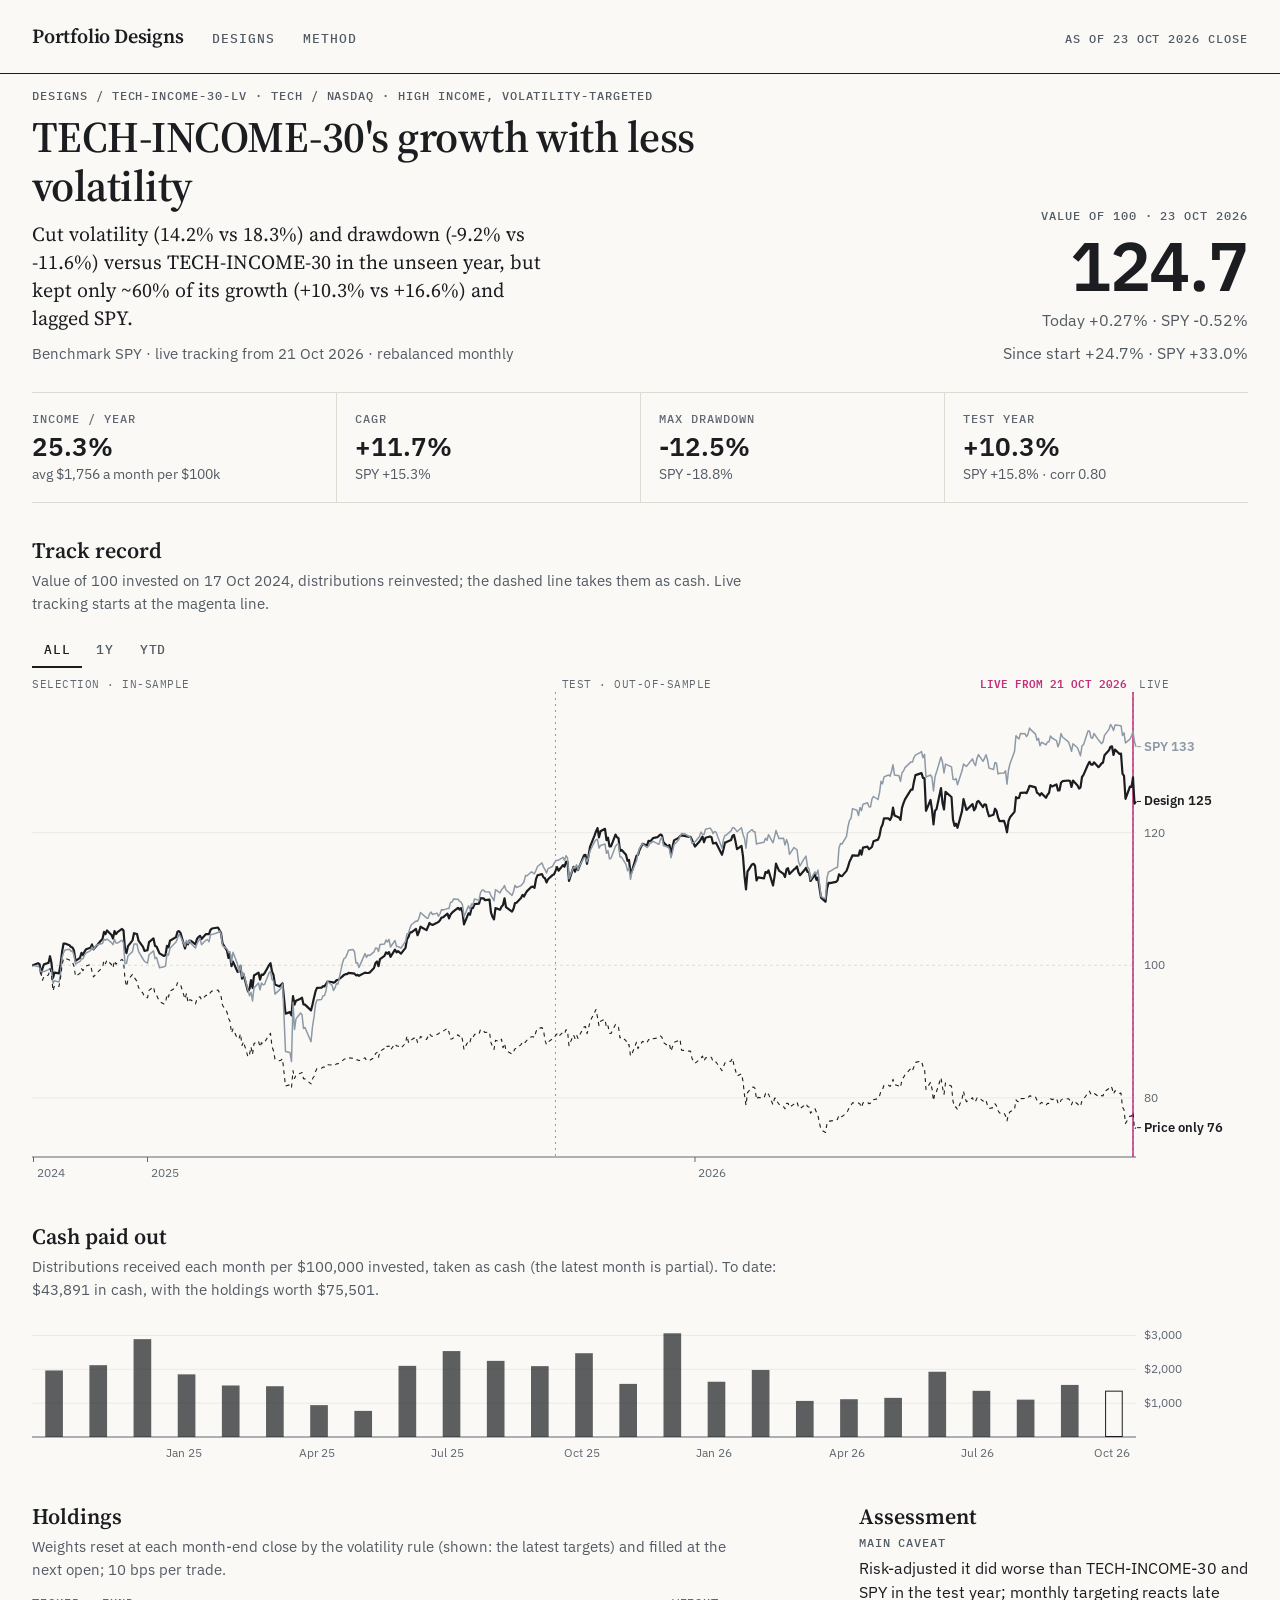
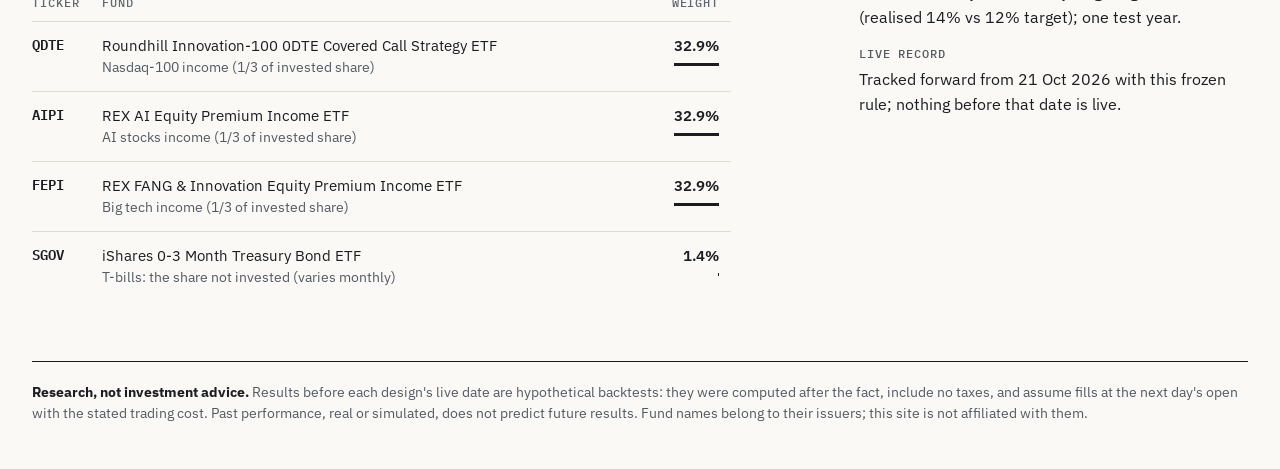
<file: designs/tech-income-30-lv.html>
<!doctype html>
<html lang="en"><head><meta charset="utf-8"><meta name="viewport" content="width=device-width, initial-scale=1">
<title>TECH-INCOME-30-LV — Portfolio Designs</title><meta name="description" content="TECH-INCOME-30&#x27;s growth with less volatility"><link rel="preconnect" href="https://fonts.googleapis.com"><link rel="preconnect" href="https://fonts.gstatic.com" crossorigin><link href="https://fonts.googleapis.com/css2?family=IBM+Plex+Mono:wght@500;600&family=IBM+Plex+Sans:wght@400;600&family=Source+Serif+4:opsz,wght@8..60,400;8..60,600&display=swap" rel="stylesheet">
<link rel="stylesheet" href="../assets/style.css"></head>
<body>
<header class="top"><div class="wrap">
<a class="brand" href="../index.html">Portfolio Designs</a>
<nav class="nav" aria-label="Main"><a href="../index.html">Designs</a><a href="../method.html">Method</a></nav>
<span class="tag asof">As of 23 Oct 2026 close</span>
</div></header>
<main class="wrap">
<section class="dhead"><div class="title"><div class="crumb tag"><a href="../index.html">Designs</a> / TECH-INCOME-30-LV · Tech / Nasdaq · high income, volatility-targeted</div><h1>TECH-INCOME-30&#x27;s growth with less volatility</h1>
<p class="stand">Cut volatility (14.2% vs 18.3%) and drawdown (-9.2% vs -11.6%) versus TECH-INCOME-30 in the unseen year, but kept only ~60% of its growth (+10.3% vs +16.6%) and lagged SPY.</p><div class="sub">Benchmark SPY · live tracking from 21 Oct 2026 · rebalanced monthly</div></div><div class="value"><div class="tag">Value of 100 · 23 Oct 2026</div><span class="big">124.7</span><div class="chg">Today +0.27% · SPY -0.52%</div><div class="chg">Since start +24.7% · SPY +33.0%</div></div></section>
<dl class="facts"><div><dt>Income / year</dt><dd>25.3%<small>avg $1,756 a month per $100k</small></dd></div><div><dt>CAGR</dt><dd>+11.7%<small>SPY +15.3%</small></dd></div><div><dt>Max drawdown</dt><dd>-12.5%<small>SPY -18.8%</small></dd></div><div><dt>Test year</dt><dd>+10.3%<small>SPY +15.8% · corr 0.80</small></dd></div></dl>
<section class="sect"><h2>Track record</h2><p class="sub">Value of 100 invested on 17 Oct 2024, distributions reinvested; the dashed line takes them as cash. Live tracking starts at the magenta line.</p>
<div class="ranges" role="group" aria-label="Time range"><button type="button" data-r="ALL" aria-pressed="true">ALL</button><button type="button" data-r="1Y" aria-pressed="false">1Y</button><button type="button" data-r="YTD" aria-pressed="false">YTD</button></div>
<div class="chart" id="nav-chart"><div class="readout" aria-live="polite"></div></div></section>
<section class="sect"><h2>Cash paid out</h2>
<p class="sub">Distributions received each month per $100,000 invested, taken as cash (the latest month is partial). To date: $43,891 in cash, with the holdings worth $75,501.</p>
<div class="chart" id="cash-chart"></div></section>
<section class="sect cols"><div class="wide"><h2>Holdings</h2><p class="sub">Weights reset at each month-end close by the volatility rule (shown: the latest targets) and filled at the next open; 10 bps per trade.</p>
<table class="holdings"><thead><tr><th>Ticker</th><th>Fund</th><th style="text-align:right">Weight</th></tr></thead><tbody><tr><td class='t'>QDTE</td><td>Roundhill Innovation-100 0DTE Covered Call Strategy ETF<span class='role'>Nasdaq-100 income (1/3 of invested share)</span></td><td class='w'>32.9%<span class='wbar' style='width:33%'></span></td></tr><tr><td class='t'>AIPI</td><td>REX AI Equity Premium Income ETF<span class='role'>AI stocks income (1/3 of invested share)</span></td><td class='w'>32.9%<span class='wbar' style='width:33%'></span></td></tr><tr><td class='t'>FEPI</td><td>REX FANG &amp; Innovation Equity Premium Income ETF<span class='role'>Big tech income (1/3 of invested share)</span></td><td class='w'>32.9%<span class='wbar' style='width:33%'></span></td></tr><tr><td class='t'>SGOV</td><td>iShares 0-3 Month Treasury Bond ETF<span class='role'>T-bills: the share not invested (varies monthly)</span></td><td class='w'>1.4%<span class='wbar' style='width:1%'></span></td></tr></tbody></table></div>
<div class="side assess"><h2>Assessment</h2>
<p><span class="tag">Main caveat</span>Risk-adjusted it did worse than TECH-INCOME-30 and SPY in the test year; monthly targeting reacts late (realised 14% vs 12% target); one test year.</p>
<p><span class="tag">Live record</span>Tracked forward from 21 Oct 2026 with this frozen rule; nothing before that date is live.</p></div></section>
<script type="application/json" id="design-data">{"series":{"dates":["2024-10-17","2024-10-18","2024-10-21","2024-10-22","2024-10-23","2024-10-24","2024-10-25","2024-10-28","2024-10-29","2024-10-30","2024-10-31","2024-11-01","2024-11-04","2024-11-05","2024-11-06","2024-11-07","2024-11-08","2024-11-11","2024-11-12","2024-11-13","2024-11-14","2024-11-15","2024-11-18","2024-11-19","2024-11-20","2024-11-21","2024-11-22","2024-11-25","2024-11-26","2024-11-27","2024-11-29","2024-12-02","2024-12-03","2024-12-04","2024-12-05","2024-12-06","2024-12-09","2024-12-10","2024-12-11","2024-12-12","2024-12-13","2024-12-16","2024-12-17","2024-12-18","2024-12-19","2024-12-20","2024-12-23","2024-12-24","2024-12-26","2024-12-27","2024-12-30","2024-12-31","2025-01-02","2025-01-03","2025-01-06","2025-01-07","2025-01-08","2025-01-10","2025-01-13","2025-01-14","2025-01-15","2025-01-16","2025-01-17","2025-01-21","2025-01-22","2025-01-23","2025-01-24","2025-01-27","2025-01-28","2025-01-29","2025-01-30","2025-01-31","2025-02-03","2025-02-04","2025-02-05","2025-02-06","2025-02-07","2025-02-10","2025-02-11","2025-02-12","2025-02-13","2025-02-14","2025-02-18","2025-02-19","2025-02-20","2025-02-21","2025-02-24","2025-02-25","2025-02-26","2025-02-27","2025-02-28","2025-03-03","2025-03-04","2025-03-05","2025-03-06","2025-03-07","2025-03-10","2025-03-11","2025-03-12","2025-03-13","2025-03-14","2025-03-17","2025-03-18","2025-03-19","2025-03-20","2025-03-21","2025-03-24","2025-03-25","2025-03-26","2025-03-27","2025-03-28","2025-03-31","2025-04-01","2025-04-02","2025-04-03","2025-04-04","2025-04-07","2025-04-08","2025-04-09","2025-04-10","2025-04-11","2025-04-14","2025-04-15","2025-04-16","2025-04-17","2025-04-21","2025-04-22","2025-04-23","2025-04-24","2025-04-25","2025-04-28","2025-04-29","2025-04-30","2025-05-01","2025-05-02","2025-05-05","2025-05-06","2025-05-07","2025-05-08","2025-05-09","2025-05-12","2025-05-13","2025-05-14","2025-05-15","2025-05-16","2025-05-19","2025-05-20","2025-05-21","2025-05-22","2025-05-23","2025-05-27","2025-05-28","2025-05-29","2025-05-30","2025-06-02","2025-06-03","2025-06-04","2025-06-05","2025-06-06","2025-06-09","2025-06-10","2025-06-11","2025-06-12","2025-06-13","2025-06-16","2025-06-17","2025-06-18","2025-06-20","2025-06-23","2025-06-24","2025-06-25","2025-06-26","2025-06-27","2025-06-30","2025-07-01","2025-07-02","2025-07-03","2025-07-07","2025-07-08","2025-07-09","2025-07-10","2025-07-11","2025-07-14","2025-07-15","2025-07-16","2025-07-17","2025-07-18","2025-07-21","2025-07-22","2025-07-23","2025-07-24","2025-07-25","2025-07-28","2025-07-29","2025-07-30","2025-07-31","2025-08-01","2025-08-04","2025-08-05","2025-08-06","2025-08-07","2025-08-08","2025-08-11","2025-08-12","2025-08-13","2025-08-14","2025-08-15","2025-08-18","2025-08-19","2025-08-20","2025-08-21","2025-08-22","2025-08-25","2025-08-26","2025-08-27","2025-08-28","2025-08-29","2025-09-02","2025-09-03","2025-09-04","2025-09-05","2025-09-08","2025-09-09","2025-09-10","2025-09-11","2025-09-12","2025-09-15","2025-09-16","2025-09-17","2025-09-18","2025-09-19","2025-09-22","2025-09-23","2025-09-24","2025-09-25","2025-09-26","2025-09-29","2025-09-30","2025-10-01","2025-10-02","2025-10-03","2025-10-06","2025-10-07","2025-10-08","2025-10-09","2025-10-10","2025-10-13","2025-10-14","2025-10-15","2025-10-16","2025-10-17","2025-10-20","2025-10-21","2025-10-22","2025-10-23","2025-10-24","2025-10-27","2025-10-28","2025-10-29","2025-10-30","2025-10-31","2025-11-03","2025-11-04","2025-11-05","2025-11-06","2025-11-07","2025-11-10","2025-11-11","2025-11-12","2025-11-13","2025-11-14","2025-11-17","2025-11-18","2025-11-19","2025-11-20","2025-11-21","2025-11-24","2025-11-25","2025-11-26","2025-11-28","2025-12-01","2025-12-02","2025-12-03","2025-12-04","2025-12-05","2025-12-08","2025-12-09","2025-12-10","2025-12-11","2025-12-12","2025-12-15","2025-12-16","2025-12-17","2025-12-18","2025-12-19","2025-12-22","2025-12-23","2025-12-24","2025-12-26","2025-12-29","2025-12-30","2025-12-31","2026-01-02","2026-01-05","2026-01-06","2026-01-07","2026-01-08","2026-01-09","2026-01-12","2026-01-13","2026-01-14","2026-01-15","2026-01-16","2026-01-20","2026-01-21","2026-01-22","2026-01-23","2026-01-26","2026-01-27","2026-01-28","2026-01-29","2026-01-30","2026-02-02","2026-02-03","2026-02-04","2026-02-05","2026-02-06","2026-02-09","2026-02-10","2026-02-11","2026-02-12","2026-02-13","2026-02-17","2026-02-18","2026-02-19","2026-02-20","2026-02-23","2026-02-24","2026-02-25","2026-02-26","2026-02-27","2026-03-02","2026-03-03","2026-03-04","2026-03-05","2026-03-06","2026-03-09","2026-03-10","2026-03-11","2026-03-12","2026-03-13","2026-03-16","2026-03-17","2026-03-18","2026-03-19","2026-03-20","2026-03-23","2026-03-24","2026-03-25","2026-03-26","2026-03-27","2026-03-30","2026-03-31","2026-04-01","2026-04-02","2026-04-06","2026-04-07","2026-04-08","2026-04-09","2026-04-10","2026-04-13","2026-04-14","2026-04-15","2026-04-16","2026-04-17","2026-04-20","2026-04-21","2026-04-22","2026-04-23","2026-04-24","2026-04-27","2026-04-28","2026-04-29","2026-04-30","2026-05-01","2026-05-04","2026-05-05","2026-05-06","2026-05-07","2026-05-08","2026-05-11","2026-05-12","2026-05-13","2026-05-14","2026-05-15","2026-05-18","2026-05-19","2026-05-20","2026-05-21","2026-05-22","2026-05-26","2026-05-27","2026-05-28","2026-05-29","2026-06-01","2026-06-02","2026-06-03","2026-06-04","2026-06-05","2026-06-08","2026-06-09","2026-06-10","2026-06-11","2026-06-12","2026-06-15","2026-06-16","2026-06-17","2026-06-18","2026-06-22","2026-06-23","2026-06-24","2026-06-25","2026-06-26","2026-06-29","2026-06-30","2026-07-01","2026-07-02","2026-07-06","2026-07-07","2026-07-08","2026-07-09","2026-07-10","2026-07-13","2026-07-14","2026-07-15","2026-07-16","2026-07-17","2026-07-20","2026-07-21","2026-07-22","2026-07-23","2026-07-24","2026-07-27","2026-07-28","2026-07-29","2026-07-30","2026-07-31","2026-08-03","2026-08-04","2026-08-05","2026-08-06","2026-08-07","2026-08-10","2026-08-11","2026-08-12","2026-08-13","2026-08-14","2026-08-17","2026-08-18","2026-08-19","2026-08-20","2026-08-21","2026-08-24","2026-08-25","2026-08-26","2026-08-27","2026-08-28","2026-08-31","2026-09-01","2026-09-02","2026-09-03","2026-09-04","2026-09-08","2026-09-09","2026-09-10","2026-09-11","2026-09-14","2026-09-15","2026-09-16","2026-09-17","2026-09-18","2026-09-21","2026-09-22","2026-09-23","2026-09-24","2026-09-25","2026-09-28","2026-09-29","2026-09-30","2026-10-01","2026-10-02","2026-10-05","2026-10-06","2026-10-07","2026-10-08","2026-10-09","2026-10-12","2026-10-13","2026-10-14","2026-10-15","2026-10-16","2026-10-19","2026-10-20","2026-10-21","2026-10-22","2026-10-23"],"total":[100.0,100.039419,100.310511,100.183936,98.779335,99.546043,100.167831,100.360687,101.366316,100.327358,98.08341,98.890316,98.783795,100.090408,101.965116,103.259749,103.291617,103.015732,102.754291,102.661218,102.219643,100.681936,101.126995,101.870077,101.554098,102.048921,102.418292,102.658845,103.129823,102.402973,102.925962,103.735746,103.978034,105.031737,104.706281,105.264464,104.564989,104.02736,105.179036,104.699038,105.01234,105.482372,105.235327,102.422258,101.851454,102.889112,103.768022,104.835168,104.721259,103.729975,102.779026,102.170678,102.273722,103.478823,104.062477,102.918677,102.836015,101.787896,101.395754,101.536302,102.933496,102.710106,103.697191,104.249108,105.044457,105.149885,104.892548,102.528818,103.453062,103.159512,103.725932,103.697603,103.161511,103.986565,104.262393,104.448795,103.966873,104.699337,104.692495,104.695887,105.331194,105.54831,105.698151,105.293638,104.863824,103.334488,102.184414,101.115815,101.69618,99.86605,100.552655,99.0237,99.057398,99.884039,97.980094,98.617261,96.050985,96.457823,97.746162,96.597649,98.450768,98.893194,97.842169,98.586455,98.534674,98.790414,100.012397,100.319998,99.08062,98.545568,97.083315,96.816037,97.032618,97.279924,95.030185,92.709862,92.938098,92.443673,95.348,94.057155,94.650643,94.965104,95.10498,94.076688,94.06635,93.19861,94.081434,95.09911,96.064177,96.595248,96.632534,96.844576,96.830917,97.176948,97.541971,97.482913,97.378661,97.47966,97.743502,97.780229,98.321899,98.544882,98.655293,98.66861,98.851422,98.793384,98.750903,98.469054,98.558782,98.412076,98.895233,98.831812,98.854188,98.879958,99.610561,100.346893,100.57613,99.866486,100.935941,101.419276,101.944185,101.752417,101.982137,101.279864,102.349259,101.962613,102.132882,101.748167,102.632033,103.937433,104.280527,104.963169,104.964225,105.485908,104.541619,105.052237,105.823759,105.305748,105.811799,106.372543,106.183683,106.088629,106.42579,106.54242,106.801211,107.208301,107.232214,107.798014,107.07447,107.651436,107.920427,108.128936,108.66927,108.399147,108.620585,107.991871,106.186499,107.840487,107.614322,108.580346,108.651304,109.224707,109.291862,110.124824,110.083428,110.100441,109.817965,109.896432,107.944396,107.301564,106.934392,108.627519,108.391696,108.837176,109.083077,110.105133,108.777764,108.079149,108.543654,109.381144,109.445721,110.151316,110.605707,110.364628,110.837151,111.198035,111.837727,111.854885,111.696178,112.98811,113.578191,113.763876,113.257751,113.116605,112.484676,112.972459,113.604773,113.717749,114.247452,114.811801,114.274657,115.111197,114.859891,115.59132,115.663459,112.72562,114.846727,114.128559,114.835711,114.354337,114.947195,116.586493,116.654929,115.300164,116.4972,117.867647,119.563025,120.195661,120.703997,119.30256,120.208193,120.586083,118.879759,119.268404,117.955798,117.929306,119.721121,119.314086,119.196272,117.236996,117.428985,116.680997,115.771454,115.908399,113.820616,114.240668,116.528117,116.649153,117.406909,118.306439,118.073441,118.761068,118.730827,118.865469,119.190817,119.321195,119.548324,119.729155,119.588604,118.535102,117.869282,118.141583,116.775284,117.815102,118.837751,119.221085,119.493894,119.590628,119.517848,119.376935,119.386291,118.899172,117.923458,118.68046,119.040361,119.415006,118.571847,119.230794,119.424852,119.319448,118.375773,118.42157,118.500805,116.68903,117.505883,118.504051,118.587529,118.882713,119.508466,119.671702,118.666708,117.522245,118.014819,116.439283,113.478654,111.427042,114.11294,115.228213,115.304515,115.022562,112.802868,113.252584,113.130416,114.069531,113.939016,114.316978,112.035679,113.385041,115.345238,114.775868,114.292328,113.786119,113.31086,114.471969,114.645866,113.772593,114.46092,114.639602,114.922755,114.005793,113.589198,114.364537,114.701671,114.103203,114.061973,112.710665,113.678832,112.87139,113.232841,111.631636,110.207283,109.57542,111.582392,112.434885,112.391614,112.587662,112.798281,113.71263,113.503683,113.451169,114.236592,114.850953,115.613758,116.064025,116.592631,116.537918,116.538963,117.345847,116.688919,117.748634,117.8929,117.510918,117.672119,117.870882,118.700978,118.961952,119.528807,120.728222,121.216221,122.178919,122.165989,121.916638,122.388975,123.779481,122.606194,122.291538,121.946891,123.749089,124.448839,125.022423,126.512105,126.501805,127.739769,128.694717,128.922998,128.999265,128.265284,128.192402,123.306339,124.932229,123.47684,121.235163,123.325417,123.546812,126.728609,124.486789,123.512961,126.171849,125.39453,121.973245,121.041366,121.354964,120.749763,123.26302,125.071199,124.229244,123.42266,124.325035,123.376445,123.711004,124.654223,124.79228,123.863614,124.294953,124.215644,123.220469,122.47504,122.717984,123.625771,123.303478,122.345517,121.742294,121.797865,121.103687,120.064783,121.757839,122.330934,123.138902,125.375568,125.225052,125.251029,126.017407,126.047418,125.959107,126.433066,127.075915,127.027345,126.832785,126.044529,125.902262,125.618668,125.966955,125.275864,125.729983,125.976147,127.190665,126.977343,127.284985,126.379418,126.398922,127.544757,127.781284,127.873046,127.797759,126.898967,127.872572,127.134853,126.65694,126.854467,128.405818,128.721766,130.287566,130.693785,130.271934,130.283742,130.630941,129.891355,130.138398,130.441964,130.593725,131.674987,132.447227,132.98625,133.041527,131.721054,132.552386,131.883886,131.942461,128.912745,128.587127,125.125391,126.978375,126.931116,128.345206,124.385024,124.719231],"bench":[100.0,99.989047,99.824867,99.771838,98.860176,99.073988,99.039779,99.345934,99.506718,99.205689,97.260939,97.671442,97.461059,98.639518,101.092263,101.873922,102.315228,102.412719,102.09458,102.144169,101.487364,100.187457,100.597961,100.965699,100.999909,101.542123,101.856823,102.202325,102.735984,102.424681,103.060947,103.245666,103.293568,103.934961,103.763935,103.960626,103.425268,103.103712,103.900773,103.365404,103.344876,103.786171,103.358558,100.278124,100.247321,101.451393,102.058918,103.193299,103.200167,102.113837,100.948546,100.581299,100.334164,101.588679,102.173893,101.018909,101.166513,99.621938,99.776399,99.913696,101.731135,101.53548,102.554886,103.493623,104.075419,104.643448,104.337966,102.862077,103.745906,103.280826,103.835141,103.282535,102.587504,103.275667,103.694416,104.054827,103.102345,103.802544,103.881505,103.546822,104.64002,104.634883,104.942052,105.189198,104.751577,102.95991,102.49138,101.981666,102.033168,100.404527,101.971392,100.184851,98.99898,100.062998,98.286764,98.837662,96.205059,95.405328,95.911603,94.633025,96.587761,97.332594,96.280581,97.329134,97.047693,97.079713,98.818266,99.0558,97.873239,97.613319,95.647572,96.289627,96.561594,97.172676,92.383925,86.975489,86.820574,85.460723,94.435757,90.297659,91.908816,92.800462,92.540543,90.483563,90.612668,88.455837,90.757271,92.163587,94.103531,94.78347,94.819602,95.416917,95.454779,96.131257,97.558229,96.998819,96.188066,96.592567,97.265617,97.141671,100.351968,101.01468,101.143796,101.637799,102.281584,102.393473,102.04921,100.329582,100.369185,99.684088,101.756587,101.167869,101.567233,101.453625,102.025104,102.606921,102.579376,102.083633,103.131919,103.224871,103.810128,103.514055,103.925455,102.76355,103.741271,102.854793,102.839296,102.597768,103.611183,104.755796,104.814506,105.634551,106.159378,106.666935,106.632415,107.115813,107.960038,107.155522,107.096823,107.739038,108.042897,107.663079,107.868528,107.407581,107.766669,108.426154,108.346745,108.552194,108.567724,109.49138,109.527619,109.990306,109.962665,109.672648,109.53454,109.123641,107.335061,108.966532,108.414064,109.24448,109.15298,110.004116,109.786587,110.955371,111.335178,111.345549,111.08486,111.060669,110.458164,110.164665,109.722708,111.407698,110.917391,111.381788,111.635576,112.030924,111.362798,110.537573,111.136629,112.065454,111.740886,112.015395,112.274353,112.598932,113.534635,113.496656,114.100902,113.943814,113.802245,114.333982,114.900249,115.443851,114.815424,114.450142,113.922133,114.574794,114.896788,115.329592,115.72259,115.855871,115.854152,116.269632,115.838569,116.529316,116.191739,113.051324,114.785989,114.645765,115.154742,114.370509,115.019699,116.215973,116.214232,115.61005,116.295596,117.246028,118.629264,118.944348,119.001488,117.692695,118.078751,118.300338,116.898059,117.303168,116.044584,116.158822,117.971402,118.241489,118.30728,116.344085,116.325031,115.241286,114.273562,114.715017,112.9665,114.091792,115.771036,116.859983,117.666731,118.309,117.768868,117.986995,118.395554,118.482119,118.707178,118.350558,118.24841,119.032654,119.30963,118.026812,117.848491,117.526507,116.233276,117.111006,118.172429,118.908622,119.452097,119.872287,119.860122,119.432989,119.287137,118.403351,118.620388,119.410421,120.120586,119.733377,119.721223,120.512986,120.702243,120.460908,119.868794,120.195242,120.094526,117.649792,119.007598,119.629189,119.672605,120.280312,120.759544,120.747379,120.507774,120.148355,120.745649,119.724694,119.144767,117.656723,119.913962,120.492159,120.174405,120.146625,118.290491,118.373841,118.564829,119.162133,118.84785,119.707327,118.48496,119.346168,120.353249,119.684759,119.110034,119.177758,118.127272,118.96071,118.297433,116.746899,117.769594,117.580326,117.432754,115.649546,114.994952,116.165241,116.47082,114.845629,114.562607,112.920253,114.105922,113.722889,114.356646,112.314383,110.399207,110.030091,113.228438,114.081549,114.184285,114.724,114.774486,117.697747,118.376757,118.298416,119.454468,120.91001,121.864116,122.163575,123.640008,123.392756,122.584918,123.826297,123.345762,124.301598,124.515762,123.909871,123.89071,125.123384,125.469858,125.010214,126.013076,127.764585,127.372847,128.424444,128.716939,128.521946,129.241008,130.261268,128.694318,128.60378,127.747165,129.056449,129.312385,129.820785,130.682612,130.65997,131.380772,131.708096,132.066745,132.246091,131.318099,131.814302,128.412258,128.703012,128.325212,126.302089,128.448828,129.143506,131.420823,130.637348,129.005963,130.347235,129.937042,128.050095,127.990743,128.175771,127.24889,129.345291,130.352479,130.176177,130.005119,131.139725,130.516563,130.113344,131.214787,131.780338,130.771409,131.235731,131.755901,131.041967,129.745018,129.535564,130.616062,130.464186,128.853051,128.983961,129.011901,129.320855,127.330937,129.465735,130.397871,132.255127,134.639548,134.370732,134.156034,134.976442,134.936294,134.505145,134.842028,135.782891,135.514074,134.87345,133.962279,134.243304,133.115683,133.66029,133.267538,133.693453,133.723134,134.5994,134.293929,133.892451,132.972554,133.562542,134.960731,134.440561,133.702189,133.080779,132.283056,133.410677,132.815445,132.206253,131.623239,133.115683,133.286997,135.353611,135.332613,134.357926,134.247683,134.977382,133.972949,133.72622,133.451487,133.689469,134.678158,135.586349,136.331802,136.004563,135.428855,136.240804,136.158554,136.142811,134.671152,135.054377,133.559979,134.125188,134.57491,135.281871,133.684225,132.986012],"price":[100.0,100.039419,100.310539,100.183947,98.779356,97.728859,98.339547,98.527643,99.512401,98.496564,96.135926,96.924738,96.820331,98.100989,99.938475,101.027458,101.058337,100.787988,100.531605,100.440369,99.840877,98.341236,98.77569,99.503124,99.193865,99.507775,99.868976,100.104133,99.096714,98.254016,98.754273,99.480531,99.712986,100.723974,100.256448,100.790931,100.121221,99.605728,100.708702,100.141064,100.43948,100.887946,100.651495,97.907614,96.792655,97.78662,98.621675,98.199766,97.564928,96.64613,95.763782,95.198268,95.094865,96.215431,96.757055,95.694221,95.515008,94.542122,94.177889,94.308496,95.603953,95.21147,96.123954,96.634896,97.369201,97.331118,97.095359,94.91019,95.765719,94.375281,94.784697,94.75902,94.175082,94.928978,95.181054,95.237778,94.798589,95.466483,95.460352,95.463513,95.918696,96.116041,96.252361,95.882541,95.370697,93.980033,92.933117,91.960817,91.542694,89.785619,90.397522,88.905174,88.935488,89.678469,87.893819,88.466006,86.162127,86.527836,87.684789,86.539712,88.200294,88.596535,87.655108,88.321044,88.136562,88.365021,89.456242,89.730468,87.70345,87.117279,85.83555,85.601366,85.678728,85.897367,83.830862,81.783895,81.985536,81.549439,84.113547,82.919637,83.441631,83.718768,83.842085,82.870025,82.860379,82.09801,82.873268,83.215706,83.968399,84.42658,84.458763,84.641308,84.630026,84.684265,85.002489,84.951056,84.860275,84.948283,85.114364,85.146377,85.615412,85.808789,85.904377,85.878736,86.037541,85.987454,85.95075,85.706281,85.748526,85.621704,86.039949,85.637656,85.612436,85.634807,86.035464,86.671877,86.869932,86.10925,87.031817,87.449012,87.901449,87.736131,87.829522,87.225484,88.14589,87.81394,87.814218,87.483587,88.243328,89.364722,88.361842,88.760674,88.762312,89.202271,88.360423,88.599376,89.249865,88.813451,89.240818,89.713258,89.355512,89.275446,89.559155,89.657109,89.874857,90.01635,90.036783,90.511309,89.902805,88.873047,88.896013,89.067329,89.512343,89.289504,89.472278,88.756553,87.273361,88.632754,88.446857,89.240837,89.09818,89.56773,89.623349,90.305959,90.271701,90.090225,89.859798,89.923958,88.324644,87.798112,87.297895,88.681517,88.489232,88.852716,87.567952,88.215568,87.151957,86.592633,86.964791,87.413003,87.464512,88.028641,88.391942,88.198493,88.420086,88.70759,89.217118,89.230972,89.104203,89.978657,90.448046,90.595055,90.193013,88.67967,88.02759,88.409047,88.903479,88.991561,89.384121,89.652483,89.232808,89.88597,89.690196,90.261294,90.148144,87.86123,89.513463,88.9545,89.504806,88.960006,89.42138,90.696835,90.750538,89.695457,90.462947,91.527974,92.843189,93.332732,92.143254,90.878195,91.568609,91.85574,90.555954,90.851987,89.730285,89.710283,91.072565,90.762648,90.672816,89.050374,89.196457,88.628339,87.938068,88.040384,86.322779,86.638302,88.372472,87.430896,87.853022,88.521303,88.270314,88.784812,88.762173,88.686144,88.928656,89.02645,89.196152,89.33059,89.133379,88.350111,87.853459,88.056359,87.038954,87.71902,88.350331,88.63494,88.837047,87.205655,87.153267,87.05294,87.060684,85.928506,85.210406,85.757396,86.017546,86.288255,85.556151,86.031155,86.171209,86.095142,85.414397,85.354554,85.411811,84.107077,84.694916,85.274506,85.333768,85.545485,85.994511,84.910673,84.125503,83.317109,83.623948,82.507317,80.409723,78.891241,80.793516,81.583591,81.637808,81.437878,79.743396,80.061724,79.975185,80.638731,80.306498,80.570133,78.959112,79.909734,79.958519,79.366179,79.032,78.679633,78.350992,79.153887,79.175706,78.573313,79.048848,79.172401,79.368163,78.642584,78.355376,78.889199,79.121266,78.709941,78.618386,77.688306,78.354605,77.797866,77.292904,76.154356,75.193668,74.767058,76.121523,76.520106,76.491376,76.624515,76.768046,77.389533,77.197572,77.161547,77.696749,78.114354,78.634007,78.893865,79.252329,79.215296,79.216406,79.06226,78.548981,79.255598,79.35174,79.096931,79.204708,79.263758,79.707939,79.883017,80.264018,81.069571,81.252748,81.897478,81.888354,81.721695,82.038021,82.786098,82.003006,81.793055,81.563504,82.769452,83.08924,83.472443,84.464432,84.135296,84.712739,85.347538,85.495208,85.545798,84.732933,84.472905,81.253512,82.324724,81.365576,79.580665,80.815471,80.960597,83.046027,81.576951,80.51907,82.252668,81.745604,79.514362,78.607966,78.601545,78.209059,79.836239,81.007759,79.941395,79.422295,80.002966,79.392583,79.468372,79.992748,80.081064,79.487206,79.763167,79.576594,78.86256,78.388683,78.543303,79.120699,78.784565,78.089778,77.708563,77.743475,77.304647,76.522067,77.53287,77.892756,78.271192,79.694722,79.446864,79.401061,79.886278,79.905269,79.849321,79.988248,80.298512,80.268068,80.145624,79.64965,79.399739,79.096007,79.313883,78.882119,79.165941,79.162552,79.86176,79.729957,79.921178,79.239166,79.032921,79.65728,79.805004,79.862383,79.597112,78.951365,79.555826,79.097668,78.800691,78.707396,79.590849,79.786378,80.753936,81.005104,80.522954,80.458274,80.671832,80.216831,80.368746,80.335175,80.285447,80.949823,81.424363,81.755529,81.481288,80.571588,81.080086,80.6712,80.70708,78.556333,78.241752,76.135696,77.262927,77.2341,77.797538,75.298668,75.500567],"cash_cum":[0.0,0.0,0.0,0.0,0.0,1.804016,1.804016,1.804016,1.804016,1.804016,1.965446,1.965446,1.965446,1.965446,1.965446,2.142291,2.142291,2.142291,2.142291,2.142291,2.311128,2.311128,2.311128,2.311128,2.311128,2.479298,2.479298,2.479298,3.938833,4.086315,4.086315,4.136286,4.136286,4.136286,4.291799,4.291799,4.291799,4.291799,4.291799,4.400526,4.400526,4.400526,4.400526,4.453884,5.027174,5.027174,5.027174,6.445866,6.975665,6.975665,6.975665,6.975665,7.172033,7.172033,7.172033,7.172033,7.273588,7.273588,7.273588,7.273588,7.273588,7.460605,7.460605,7.460605,7.460605,7.597122,7.597122,7.597122,7.597122,8.721306,8.825636,8.825636,8.929019,8.929019,8.929019,9.04203,9.04203,9.04203,9.04203,9.04203,9.164825,9.164825,9.164825,9.164825,9.285174,9.285174,9.285174,9.285174,10.219927,10.347125,10.347125,10.459451,10.459451,10.459451,10.534807,10.534807,10.534807,10.534807,10.534807,10.651084,10.651084,10.651084,10.651084,10.651084,10.78932,10.78932,10.78932,10.78932,11.728564,11.846339,11.846339,11.846339,11.9625,11.9625,12.044491,12.044491,12.044491,12.044491,12.044491,12.103524,12.103524,12.103524,12.103524,12.172068,12.172068,12.172068,12.172068,12.708749,12.78746,12.78746,12.78746,12.78746,12.78746,13.030206,13.030206,13.030206,13.030206,13.030206,13.093462,13.093462,13.093462,13.093462,13.093462,13.13043,13.13043,13.13043,13.13043,13.13043,13.165755,13.165755,13.165755,13.514552,13.558708,13.558708,13.789529,13.789529,13.789529,13.938518,13.938518,13.938518,13.938518,13.938518,14.043097,14.043097,14.043097,14.043097,14.189937,14.189937,14.189937,14.189937,15.482598,15.659523,15.659523,15.659523,15.703065,15.894871,15.894871,15.894871,15.894871,15.894871,16.093377,16.093377,16.093377,16.093377,16.093377,16.293559,16.293559,16.293559,16.293559,17.799109,17.997615,17.997615,17.997615,17.997615,17.997615,18.196959,18.196959,18.196959,18.196959,18.196959,18.397127,18.397127,18.397127,18.397127,18.397127,18.59227,18.59227,18.59227,18.59227,18.59227,18.792438,18.792438,18.792438,18.792438,20.274365,20.44522,20.44522,20.44522,20.44522,20.666544,20.666544,20.666544,20.666544,20.666544,20.821316,20.821316,20.821316,20.821316,20.821316,20.976862,20.976862,20.976862,20.976862,22.37967,22.537537,22.537537,22.537537,22.537537,22.55928,22.731764,22.731764,22.731764,22.731764,22.731764,22.901748,22.901748,22.901748,22.901748,22.901748,23.071732,23.071732,23.071732,23.071732,23.071732,23.236716,23.236716,23.236716,23.236716,24.814648,25.011296,25.011296,25.011296,25.011296,25.011296,25.135329,25.135329,25.135329,25.135329,25.135329,25.270253,25.270253,25.270253,25.270253,25.270253,25.406386,25.406386,25.406386,26.438379,26.579959,26.579959,26.660946,26.660946,26.660946,26.837781,26.837781,26.837781,26.837781,26.837781,26.930562,26.930562,26.930562,26.930562,26.930562,27.023342,27.152163,27.152163,27.152163,28.852035,28.852035,28.852035,28.852035,29.642508,29.642508,29.642508,29.642508,29.642508,29.766118,29.766118,29.766118,29.766118,29.766118,29.858434,29.858434,29.858434,29.858434,29.996909,29.996909,29.996909,29.996909,31.197087,31.274539,31.274539,31.316239,31.316239,31.316239,31.381478,31.381478,31.381478,31.381478,31.381478,31.506595,31.506595,31.506595,31.506595,31.747893,31.747893,31.747893,31.747893,33.057037,33.254543,33.254543,33.256904,33.256904,33.256904,33.355588,33.355588,33.355588,33.355588,33.355588,33.450223,33.450223,33.450223,33.450223,33.450223,33.513482,33.513482,33.513482,33.513482,34.262943,34.320129,34.320129,34.320129,34.320129,34.498283,34.498283,34.498283,34.498283,34.498283,34.546912,34.546912,34.546912,34.546912,34.546912,34.593204,34.593204,34.593204,34.593204,35.286331,35.362549,35.362549,35.362549,35.362549,35.362549,35.43596,35.547444,35.547444,35.547444,35.547444,35.691727,35.691727,35.691727,35.691727,35.691727,35.874255,35.874255,35.874255,35.874255,35.874255,36.023753,36.023753,36.023753,36.345767,36.591744,36.591744,36.594827,36.594827,36.923537,37.135658,37.135658,37.135658,37.135658,37.449071,37.583652,37.583652,37.583652,37.583652,38.006297,38.006297,38.006297,38.006297,38.308303,38.518642,38.518642,38.518642,38.518642,39.043292,39.043292,39.043292,39.043292,39.181784,39.260675,39.260675,39.260675,39.260675,39.397024,39.478247,39.478247,39.478247,39.478247,39.610264,39.699648,39.699648,39.699648,39.699648,39.829006,39.882248,39.882248,40.017277,40.017277,40.169481,40.231673,40.231673,40.231673,40.231673,40.391761,40.486183,40.486183,40.486183,40.486183,40.647302,40.773955,40.773955,40.773955,40.773955,40.930429,40.985357,40.985357,40.985357,41.103573,41.322429,41.413413,41.413413,41.413413,41.631707,41.719419,41.719419,41.719419,41.719419,41.934793,42.010068,42.010068,42.010068,42.010068,42.231673,42.303674,42.303674,42.303674,42.303674,42.522923,42.664199,42.664199,42.664199,42.664199,42.972052,43.074227,43.074227,43.074227,43.074227,43.379443,43.496085,43.496085,43.496085,43.496085,43.789248,43.891423,43.891423]},"lines":[{"key":"total","label":"TECH-INCOME-30-LV","short":"Design","color":"#1b1d20","width":2.2},{"key":"bench","label":"SPY","short":"SPY","color":"#8d99a6","width":1.5},{"key":"price","label":"Price only","short":"Price only","color":"#1b1d20","width":1.1,"dash":"4 4"}],"segments":[{"label":"Selection period (in-sample)","start":"2024-10-17","end":"2025-09-30","short":"Selection \u00b7 in-sample"},{"label":"Out-of-sample test","start":"2025-10-01","end":"2026-10-20","short":"Test \u00b7 out-of-sample"},{"label":"Live (forward-tracked)","start":"2026-10-21","end":"2026-10-23","short":"Live"}],"live_start":"2026-10-21","monthly_cash":{"2024-10":1965.445883,"2024-11":2120.869297,"2024-12":2889.349795,"2025-01":1849.970597,"2025-02":1521.489133,"2025-03":1499.214479,"2025-04":941.121216,"2025-05":771.247498,"2025-06":2100.815052,"2025-07":2537.436355,"2025-08":2248.260762,"2025-09":2092.317118,"2025-10":2473.758696,"2025-11":1568.662707,"2025-12":3062.549352,"2026-01":1632.0311,"2026-02":1980.004129,"2026-03":1065.58575,"2026-04":1115.831537,"2026-05":1155.783828,"2026-06":1926.897731,"2026-07":1363.60601,"2026-08":1103.109471,"2026-09":1537.565111,"2026-10":1368.499996},"chartLabel":"Value of TECH-INCOME-30-LV per 100 invested over time, against SPY"}</script>

<footer class="disc"><strong>Research, not investment advice.</strong> Results before each design's live date are hypothetical backtests:
they were computed after the fact, include no taxes, and assume fills at the next day's open with the stated trading cost. Past
performance, real or simulated, does not predict future results. Fund names belong to their issuers; this site is not affiliated with them.</footer>
</main>
<script src="../assets/charts.js"></script>
</body></html>
</file>
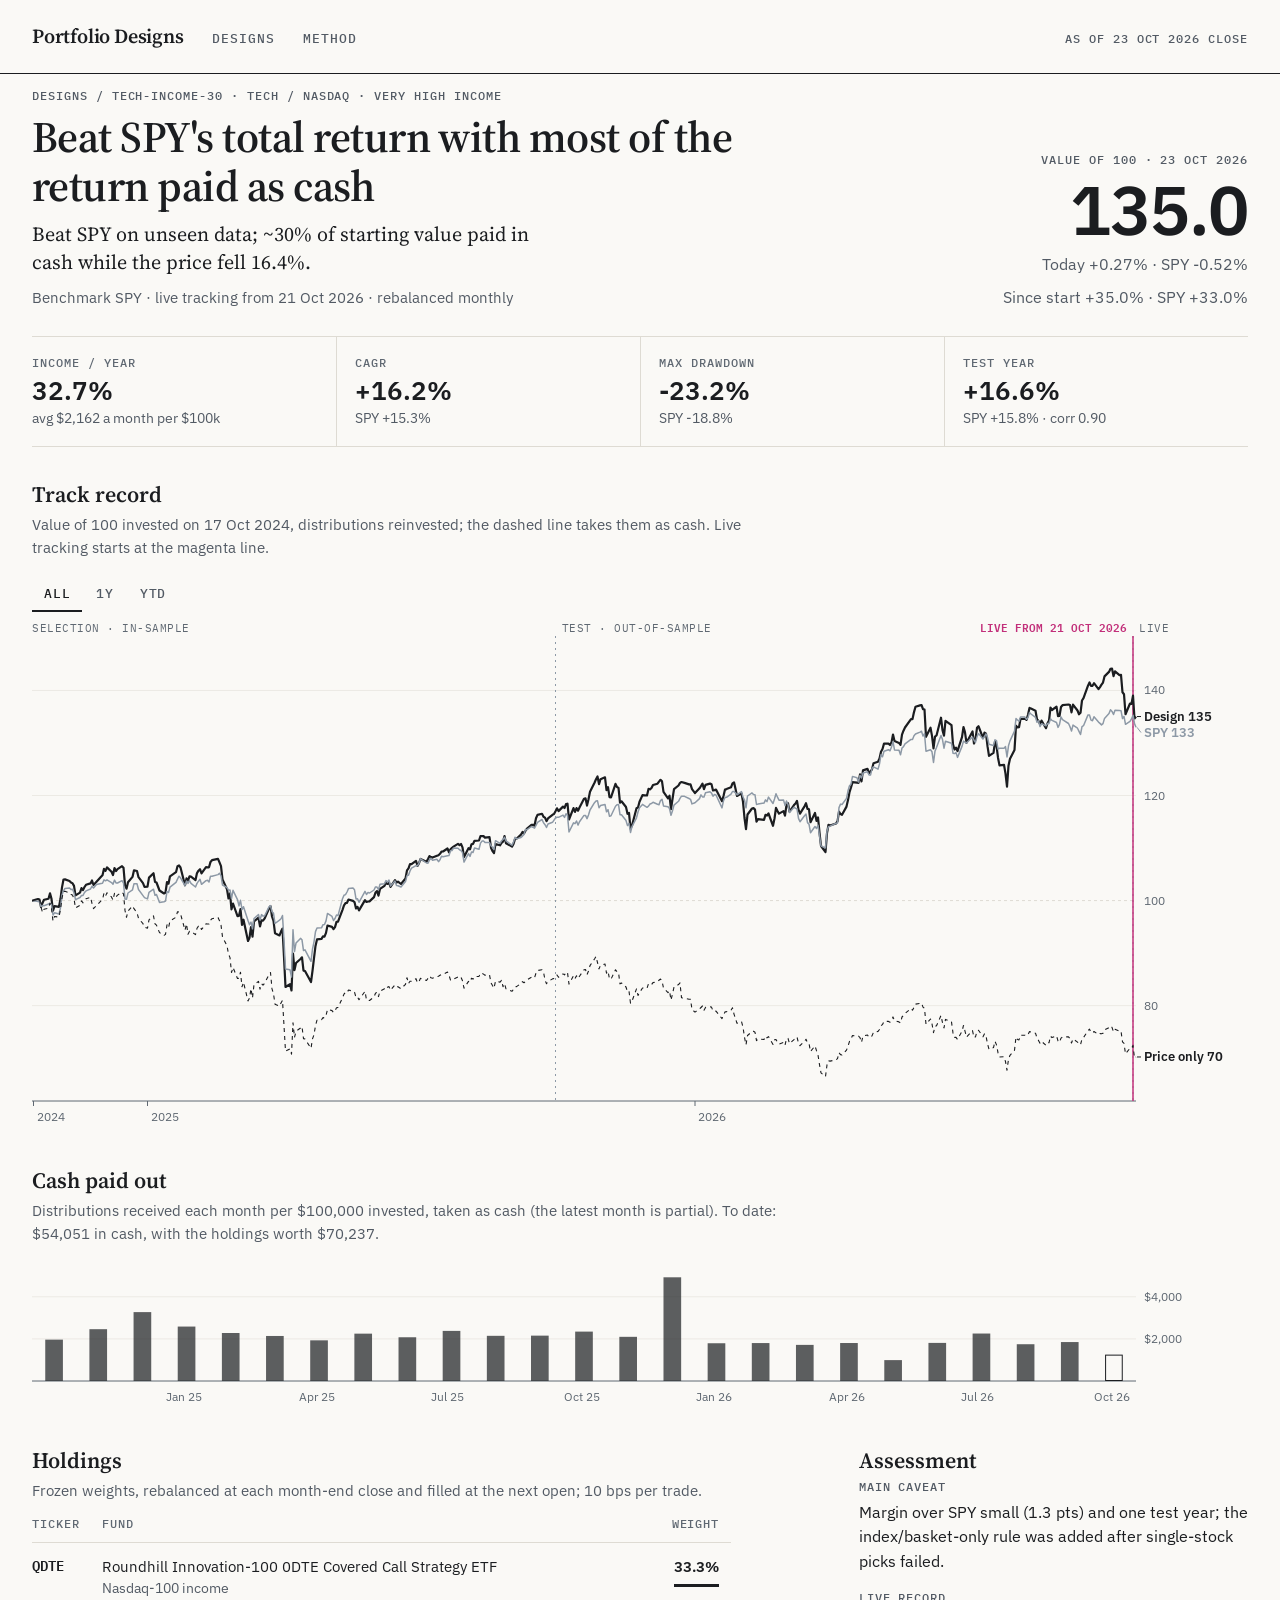
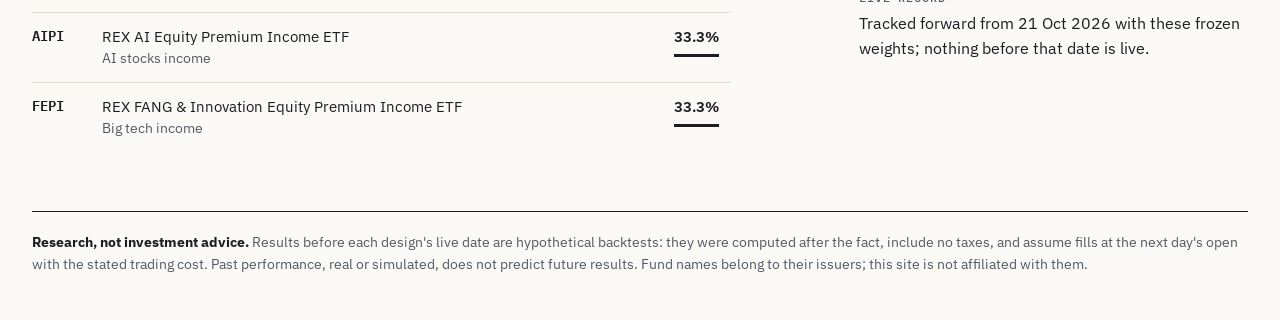
<file: designs/tech-income-30.html>
<!doctype html>
<html lang="en"><head><meta charset="utf-8"><meta name="viewport" content="width=device-width, initial-scale=1">
<title>TECH-INCOME-30 — Portfolio Designs</title><meta name="description" content="Beat SPY&#x27;s total return with most of the return paid as cash"><link rel="preconnect" href="https://fonts.googleapis.com"><link rel="preconnect" href="https://fonts.gstatic.com" crossorigin><link href="https://fonts.googleapis.com/css2?family=IBM+Plex+Mono:wght@500;600&family=IBM+Plex+Sans:wght@400;600&family=Source+Serif+4:opsz,wght@8..60,400;8..60,600&display=swap" rel="stylesheet">
<link rel="stylesheet" href="../assets/style.css"></head>
<body>
<header class="top"><div class="wrap">
<a class="brand" href="../index.html">Portfolio Designs</a>
<nav class="nav" aria-label="Main"><a href="../index.html">Designs</a><a href="../method.html">Method</a></nav>
<span class="tag asof">As of 23 Oct 2026 close</span>
</div></header>
<main class="wrap">
<section class="dhead"><div class="title"><div class="crumb tag"><a href="../index.html">Designs</a> / TECH-INCOME-30 · Tech / Nasdaq · very high income</div><h1>Beat SPY&#x27;s total return with most of the return paid as cash</h1>
<p class="stand">Beat SPY on unseen data; ~30% of starting value paid in cash while the price fell 16.4%.</p><div class="sub">Benchmark SPY · live tracking from 21 Oct 2026 · rebalanced monthly</div></div><div class="value"><div class="tag">Value of 100 · 23 Oct 2026</div><span class="big">135.0</span><div class="chg">Today +0.27% · SPY -0.52%</div><div class="chg">Since start +35.0% · SPY +33.0%</div></div></section>
<dl class="facts"><div><dt>Income / year</dt><dd>32.7%<small>avg $2,162 a month per $100k</small></dd></div><div><dt>CAGR</dt><dd>+16.2%<small>SPY +15.3%</small></dd></div><div><dt>Max drawdown</dt><dd>-23.2%<small>SPY -18.8%</small></dd></div><div><dt>Test year</dt><dd>+16.6%<small>SPY +15.8% · corr 0.90</small></dd></div></dl>
<section class="sect"><h2>Track record</h2><p class="sub">Value of 100 invested on 17 Oct 2024, distributions reinvested; the dashed line takes them as cash. Live tracking starts at the magenta line.</p>
<div class="ranges" role="group" aria-label="Time range"><button type="button" data-r="ALL" aria-pressed="true">ALL</button><button type="button" data-r="1Y" aria-pressed="false">1Y</button><button type="button" data-r="YTD" aria-pressed="false">YTD</button></div>
<div class="chart" id="nav-chart"><div class="readout" aria-live="polite"></div></div></section>
<section class="sect"><h2>Cash paid out</h2>
<p class="sub">Distributions received each month per $100,000 invested, taken as cash (the latest month is partial). To date: $54,051 in cash, with the holdings worth $70,237.</p>
<div class="chart" id="cash-chart"></div></section>
<section class="sect cols"><div class="wide"><h2>Holdings</h2><p class="sub">Frozen weights, rebalanced at each month-end close and filled at the next open; 10 bps per trade.</p>
<table class="holdings"><thead><tr><th>Ticker</th><th>Fund</th><th style="text-align:right">Weight</th></tr></thead><tbody><tr><td class='t'>QDTE</td><td>Roundhill Innovation-100 0DTE Covered Call Strategy ETF<span class='role'>Nasdaq-100 income</span></td><td class='w'>33.3%<span class='wbar' style='width:33%'></span></td></tr><tr><td class='t'>AIPI</td><td>REX AI Equity Premium Income ETF<span class='role'>AI stocks income</span></td><td class='w'>33.3%<span class='wbar' style='width:33%'></span></td></tr><tr><td class='t'>FEPI</td><td>REX FANG &amp; Innovation Equity Premium Income ETF<span class='role'>Big tech income</span></td><td class='w'>33.3%<span class='wbar' style='width:33%'></span></td></tr></tbody></table></div>
<div class="side assess"><h2>Assessment</h2>
<p><span class="tag">Main caveat</span>Margin over SPY small (1.3 pts) and one test year; the index/basket-only rule was added after single-stock picks failed.</p>
<p><span class="tag">Live record</span>Tracked forward from 21 Oct 2026 with these frozen weights; nothing before that date is live.</p></div></section>
<script type="application/json" id="design-data">{"series":{"dates":["2024-10-17","2024-10-18","2024-10-21","2024-10-22","2024-10-23","2024-10-24","2024-10-25","2024-10-28","2024-10-29","2024-10-30","2024-10-31","2024-11-01","2024-11-04","2024-11-05","2024-11-06","2024-11-07","2024-11-08","2024-11-11","2024-11-12","2024-11-13","2024-11-14","2024-11-15","2024-11-18","2024-11-19","2024-11-20","2024-11-21","2024-11-22","2024-11-25","2024-11-26","2024-11-27","2024-11-29","2024-12-02","2024-12-03","2024-12-04","2024-12-05","2024-12-06","2024-12-09","2024-12-10","2024-12-11","2024-12-12","2024-12-13","2024-12-16","2024-12-17","2024-12-18","2024-12-19","2024-12-20","2024-12-23","2024-12-24","2024-12-26","2024-12-27","2024-12-30","2024-12-31","2025-01-02","2025-01-03","2025-01-06","2025-01-07","2025-01-08","2025-01-10","2025-01-13","2025-01-14","2025-01-15","2025-01-16","2025-01-17","2025-01-21","2025-01-22","2025-01-23","2025-01-24","2025-01-27","2025-01-28","2025-01-29","2025-01-30","2025-01-31","2025-02-03","2025-02-04","2025-02-05","2025-02-06","2025-02-07","2025-02-10","2025-02-11","2025-02-12","2025-02-13","2025-02-14","2025-02-18","2025-02-19","2025-02-20","2025-02-21","2025-02-24","2025-02-25","2025-02-26","2025-02-27","2025-02-28","2025-03-03","2025-03-04","2025-03-05","2025-03-06","2025-03-07","2025-03-10","2025-03-11","2025-03-12","2025-03-13","2025-03-14","2025-03-17","2025-03-18","2025-03-19","2025-03-20","2025-03-21","2025-03-24","2025-03-25","2025-03-26","2025-03-27","2025-03-28","2025-03-31","2025-04-01","2025-04-02","2025-04-03","2025-04-04","2025-04-07","2025-04-08","2025-04-09","2025-04-10","2025-04-11","2025-04-14","2025-04-15","2025-04-16","2025-04-17","2025-04-21","2025-04-22","2025-04-23","2025-04-24","2025-04-25","2025-04-28","2025-04-29","2025-04-30","2025-05-01","2025-05-02","2025-05-05","2025-05-06","2025-05-07","2025-05-08","2025-05-09","2025-05-12","2025-05-13","2025-05-14","2025-05-15","2025-05-16","2025-05-19","2025-05-20","2025-05-21","2025-05-22","2025-05-23","2025-05-27","2025-05-28","2025-05-29","2025-05-30","2025-06-02","2025-06-03","2025-06-04","2025-06-05","2025-06-06","2025-06-09","2025-06-10","2025-06-11","2025-06-12","2025-06-13","2025-06-16","2025-06-17","2025-06-18","2025-06-20","2025-06-23","2025-06-24","2025-06-25","2025-06-26","2025-06-27","2025-06-30","2025-07-01","2025-07-02","2025-07-03","2025-07-07","2025-07-08","2025-07-09","2025-07-10","2025-07-11","2025-07-14","2025-07-15","2025-07-16","2025-07-17","2025-07-18","2025-07-21","2025-07-22","2025-07-23","2025-07-24","2025-07-25","2025-07-28","2025-07-29","2025-07-30","2025-07-31","2025-08-01","2025-08-04","2025-08-05","2025-08-06","2025-08-07","2025-08-08","2025-08-11","2025-08-12","2025-08-13","2025-08-14","2025-08-15","2025-08-18","2025-08-19","2025-08-20","2025-08-21","2025-08-22","2025-08-25","2025-08-26","2025-08-27","2025-08-28","2025-08-29","2025-09-02","2025-09-03","2025-09-04","2025-09-05","2025-09-08","2025-09-09","2025-09-10","2025-09-11","2025-09-12","2025-09-15","2025-09-16","2025-09-17","2025-09-18","2025-09-19","2025-09-22","2025-09-23","2025-09-24","2025-09-25","2025-09-26","2025-09-29","2025-09-30","2025-10-01","2025-10-02","2025-10-03","2025-10-06","2025-10-07","2025-10-08","2025-10-09","2025-10-10","2025-10-13","2025-10-14","2025-10-15","2025-10-16","2025-10-17","2025-10-20","2025-10-21","2025-10-22","2025-10-23","2025-10-24","2025-10-27","2025-10-28","2025-10-29","2025-10-30","2025-10-31","2025-11-03","2025-11-04","2025-11-05","2025-11-06","2025-11-07","2025-11-10","2025-11-11","2025-11-12","2025-11-13","2025-11-14","2025-11-17","2025-11-18","2025-11-19","2025-11-20","2025-11-21","2025-11-24","2025-11-25","2025-11-26","2025-11-28","2025-12-01","2025-12-02","2025-12-03","2025-12-04","2025-12-05","2025-12-08","2025-12-09","2025-12-10","2025-12-11","2025-12-12","2025-12-15","2025-12-16","2025-12-17","2025-12-18","2025-12-19","2025-12-22","2025-12-23","2025-12-24","2025-12-26","2025-12-29","2025-12-30","2025-12-31","2026-01-02","2026-01-05","2026-01-06","2026-01-07","2026-01-08","2026-01-09","2026-01-12","2026-01-13","2026-01-14","2026-01-15","2026-01-16","2026-01-20","2026-01-21","2026-01-22","2026-01-23","2026-01-26","2026-01-27","2026-01-28","2026-01-29","2026-01-30","2026-02-02","2026-02-03","2026-02-04","2026-02-05","2026-02-06","2026-02-09","2026-02-10","2026-02-11","2026-02-12","2026-02-13","2026-02-17","2026-02-18","2026-02-19","2026-02-20","2026-02-23","2026-02-24","2026-02-25","2026-02-26","2026-02-27","2026-03-02","2026-03-03","2026-03-04","2026-03-05","2026-03-06","2026-03-09","2026-03-10","2026-03-11","2026-03-12","2026-03-13","2026-03-16","2026-03-17","2026-03-18","2026-03-19","2026-03-20","2026-03-23","2026-03-24","2026-03-25","2026-03-26","2026-03-27","2026-03-30","2026-03-31","2026-04-01","2026-04-02","2026-04-06","2026-04-07","2026-04-08","2026-04-09","2026-04-10","2026-04-13","2026-04-14","2026-04-15","2026-04-16","2026-04-17","2026-04-20","2026-04-21","2026-04-22","2026-04-23","2026-04-24","2026-04-27","2026-04-28","2026-04-29","2026-04-30","2026-05-01","2026-05-04","2026-05-05","2026-05-06","2026-05-07","2026-05-08","2026-05-11","2026-05-12","2026-05-13","2026-05-14","2026-05-15","2026-05-18","2026-05-19","2026-05-20","2026-05-21","2026-05-22","2026-05-26","2026-05-27","2026-05-28","2026-05-29","2026-06-01","2026-06-02","2026-06-03","2026-06-04","2026-06-05","2026-06-08","2026-06-09","2026-06-10","2026-06-11","2026-06-12","2026-06-15","2026-06-16","2026-06-17","2026-06-18","2026-06-22","2026-06-23","2026-06-24","2026-06-25","2026-06-26","2026-06-29","2026-06-30","2026-07-01","2026-07-02","2026-07-06","2026-07-07","2026-07-08","2026-07-09","2026-07-10","2026-07-13","2026-07-14","2026-07-15","2026-07-16","2026-07-17","2026-07-20","2026-07-21","2026-07-22","2026-07-23","2026-07-24","2026-07-27","2026-07-28","2026-07-29","2026-07-30","2026-07-31","2026-08-03","2026-08-04","2026-08-05","2026-08-06","2026-08-07","2026-08-10","2026-08-11","2026-08-12","2026-08-13","2026-08-14","2026-08-17","2026-08-18","2026-08-19","2026-08-20","2026-08-21","2026-08-24","2026-08-25","2026-08-26","2026-08-27","2026-08-28","2026-08-31","2026-09-01","2026-09-02","2026-09-03","2026-09-04","2026-09-08","2026-09-09","2026-09-10","2026-09-11","2026-09-14","2026-09-15","2026-09-16","2026-09-17","2026-09-18","2026-09-21","2026-09-22","2026-09-23","2026-09-24","2026-09-25","2026-09-28","2026-09-29","2026-09-30","2026-10-01","2026-10-02","2026-10-05","2026-10-06","2026-10-07","2026-10-08","2026-10-09","2026-10-12","2026-10-13","2026-10-14","2026-10-15","2026-10-16","2026-10-19","2026-10-20","2026-10-21","2026-10-22","2026-10-23"],"total":[100.0,100.039419,100.310511,100.183936,98.779335,99.546043,100.167831,100.360687,101.366316,100.327358,98.08341,98.949316,98.824104,100.337567,102.513561,104.013113,104.042243,103.723592,103.418572,103.305825,102.793281,101.000589,101.515599,102.376529,102.006629,102.58098,103.005005,103.28264,103.826173,102.979367,103.580113,104.529448,104.813272,106.051759,105.666366,106.315466,105.489211,104.851954,106.209462,105.641911,106.00236,106.554632,106.263434,102.943695,102.267323,103.486886,104.51933,105.771874,105.63583,104.462053,103.341146,102.618749,102.665391,104.381668,105.219265,103.569028,103.441629,101.919942,101.348398,101.545715,103.546436,103.225851,104.620474,105.408136,106.540765,106.687672,106.305211,102.913044,104.226263,103.804993,104.60908,104.559645,103.905076,105.238994,105.68926,105.980698,105.174751,106.357542,106.346368,106.345467,107.369679,107.698372,107.930125,107.269807,106.555346,104.033187,102.149423,100.398652,101.346025,98.339291,99.447225,97.053759,97.100959,98.407035,95.381087,96.370043,92.315422,92.94647,94.982161,93.149708,96.059758,96.752763,95.086262,96.25031,96.168521,96.554811,98.473561,98.953648,96.98372,96.132494,93.804391,93.382145,94.091889,94.676293,89.204461,83.547739,84.086031,82.889643,89.889339,86.765804,88.131814,88.878708,89.203125,86.686899,86.605778,84.506056,86.628272,89.048713,91.383941,92.612933,92.703156,93.202233,93.127113,93.855437,95.271016,94.99657,94.566112,94.952652,95.950338,96.01033,98.24687,99.106439,99.531726,99.586701,100.219384,99.949128,99.712653,98.518303,98.82758,98.130197,100.094659,99.741051,99.833423,99.848179,100.663727,101.534244,101.80407,100.961732,102.223404,102.794224,103.414294,103.183688,103.454088,102.615302,103.882071,103.42234,103.620583,103.15797,104.201528,105.746142,106.150839,106.957753,106.952115,107.570091,106.605811,107.126518,107.913284,107.385037,107.901087,108.472911,108.280319,108.183387,108.527209,108.646144,108.910048,109.325181,109.349567,109.926546,109.188706,109.777072,110.051377,110.264006,110.815016,110.539556,110.765369,110.124233,108.283201,109.969847,109.739217,110.724315,110.796674,111.3814,111.44988,112.299289,112.257076,112.274425,111.986371,112.066388,110.075808,109.420283,109.045861,110.77242,110.53194,110.986217,111.236973,112.27921,110.925631,110.286009,110.796266,111.716077,111.785411,112.559231,113.059219,112.793089,113.311306,113.705825,114.409709,114.426867,114.251374,115.671227,116.317079,116.521398,115.962763,115.806593,115.11039,115.644539,116.339446,116.463759,117.001084,117.579057,117.028945,117.88568,117.62831,118.377396,118.451278,115.442518,117.614832,116.879327,117.60355,117.110554,117.717725,119.3966,119.466689,118.079215,119.305152,120.708686,122.444993,123.092901,123.613507,122.178239,123.105736,123.477988,121.035388,121.581967,119.698095,119.645533,122.205635,121.618096,121.444566,118.634987,118.895196,117.819573,116.517558,116.703843,113.705422,114.296987,117.566568,117.730075,118.809914,120.082946,120.000555,121.260656,121.194419,121.425168,122.000969,122.243659,122.656515,122.993124,122.711607,120.710808,119.471419,119.968344,117.405166,119.340728,121.201446,121.915003,122.412857,122.57298,122.407582,122.125338,122.132774,121.216048,120.458072,121.37476,121.806552,122.259528,121.23338,122.031227,122.262953,122.134694,120.984612,121.037969,121.12511,118.924172,119.914884,121.122235,121.216868,121.572051,122.331957,122.525535,121.303742,119.909627,120.404337,118.779568,115.726905,113.611524,116.380505,117.530142,117.608704,117.317996,115.029112,115.492312,115.366353,116.334385,116.199681,116.589109,114.236659,115.627937,117.648913,117.061609,116.562806,117.031169,116.163219,118.241505,118.54413,116.946546,118.169943,118.489763,118.979303,117.329391,116.557836,117.945633,118.531807,117.451962,117.378167,114.933533,116.666471,115.195342,115.842312,112.967653,110.39229,109.252684,112.844982,114.423375,114.29272,114.67409,115.08463,116.914629,116.485425,116.336295,117.897245,119.12684,120.631525,121.532699,122.557647,122.43713,122.417205,124.021107,122.695312,124.783228,125.071963,124.285439,124.597076,124.994883,126.151114,126.432404,127.041761,128.332767,128.85904,129.89394,129.87946,129.611735,130.119523,131.616318,130.35229,130.012602,129.640309,131.580696,132.334587,132.950548,134.554617,134.544468,135.878223,136.905997,137.150039,137.231169,136.450348,136.372816,131.174958,132.904599,131.356336,128.971607,131.195241,131.430764,134.815605,132.430726,131.39475,134.223313,133.396382,129.756771,128.765424,129.099034,128.455214,131.128846,133.052414,132.022047,130.04205,132.184587,129.899865,130.677998,132.901267,133.196611,130.959209,131.983327,131.76254,129.383456,127.56491,128.125508,130.264623,129.4994,127.208697,125.727803,125.843535,124.179129,121.679953,125.683549,127.011827,128.681813,133.294738,132.958374,132.999567,134.559286,134.596308,134.401118,135.368701,136.685702,136.547645,136.14524,134.502603,134.183372,133.596921,134.26702,132.82527,133.764438,134.26095,136.759881,136.281236,136.917467,135.11028,135.134212,136.857881,137.192837,137.325817,137.206717,135.84488,137.303137,136.184366,135.463164,135.750252,138.085859,138.546155,140.903563,141.511065,140.868979,140.886798,141.38876,140.26718,140.634489,141.092595,141.494503,142.68168,143.529694,144.1218,144.182994,142.732614,143.645354,142.910432,142.975004,139.646514,139.289395,135.485458,137.521125,137.468349,139.020565,134.670021,135.035696],"bench":[100.0,99.989047,99.824867,99.771838,98.860176,99.073988,99.039779,99.345934,99.506718,99.205689,97.260939,97.671442,97.461059,98.639518,101.092263,101.873922,102.315228,102.412719,102.09458,102.144169,101.487364,100.187457,100.597961,100.965699,100.999909,101.542123,101.856823,102.202325,102.735984,102.424681,103.060947,103.245666,103.293568,103.934961,103.763935,103.960626,103.425268,103.103712,103.900773,103.365404,103.344876,103.786171,103.358558,100.278124,100.247321,101.451393,102.058918,103.193299,103.200167,102.113837,100.948546,100.581299,100.334164,101.588679,102.173893,101.018909,101.166513,99.621938,99.776399,99.913696,101.731135,101.53548,102.554886,103.493623,104.075419,104.643448,104.337966,102.862077,103.745906,103.280826,103.835141,103.282535,102.587504,103.275667,103.694416,104.054827,103.102345,103.802544,103.881505,103.546822,104.64002,104.634883,104.942052,105.189198,104.751577,102.95991,102.49138,101.981666,102.033168,100.404527,101.971392,100.184851,98.99898,100.062998,98.286764,98.837662,96.205059,95.405328,95.911603,94.633025,96.587761,97.332594,96.280581,97.329134,97.047693,97.079713,98.818266,99.0558,97.873239,97.613319,95.647572,96.289627,96.561594,97.172676,92.383925,86.975489,86.820574,85.460723,94.435757,90.297659,91.908816,92.800462,92.540543,90.483563,90.612668,88.455837,90.757271,92.163587,94.103531,94.78347,94.819602,95.416917,95.454779,96.131257,97.558229,96.998819,96.188066,96.592567,97.265617,97.141671,100.351968,101.01468,101.143796,101.637799,102.281584,102.393473,102.04921,100.329582,100.369185,99.684088,101.756587,101.167869,101.567233,101.453625,102.025104,102.606921,102.579376,102.083633,103.131919,103.224871,103.810128,103.514055,103.925455,102.76355,103.741271,102.854793,102.839296,102.597768,103.611183,104.755796,104.814506,105.634551,106.159378,106.666935,106.632415,107.115813,107.960038,107.155522,107.096823,107.739038,108.042897,107.663079,107.868528,107.407581,107.766669,108.426154,108.346745,108.552194,108.567724,109.49138,109.527619,109.990306,109.962665,109.672648,109.53454,109.123641,107.335061,108.966532,108.414064,109.24448,109.15298,110.004116,109.786587,110.955371,111.335178,111.345549,111.08486,111.060669,110.458164,110.164665,109.722708,111.407698,110.917391,111.381788,111.635576,112.030924,111.362798,110.537573,111.136629,112.065454,111.740886,112.015395,112.274353,112.598932,113.534635,113.496656,114.100902,113.943814,113.802245,114.333982,114.900249,115.443851,114.815424,114.450142,113.922133,114.574794,114.896788,115.329592,115.72259,115.855871,115.854152,116.269632,115.838569,116.529316,116.191739,113.051324,114.785989,114.645765,115.154742,114.370509,115.019699,116.215973,116.214232,115.61005,116.295596,117.246028,118.629264,118.944348,119.001488,117.692695,118.078751,118.300338,116.898059,117.303168,116.044584,116.158822,117.971402,118.241489,118.30728,116.344085,116.325031,115.241286,114.273562,114.715017,112.9665,114.091792,115.771036,116.859983,117.666731,118.309,117.768868,117.986995,118.395554,118.482119,118.707178,118.350558,118.24841,119.032654,119.30963,118.026812,117.848491,117.526507,116.233276,117.111006,118.172429,118.908622,119.452097,119.872287,119.860122,119.432989,119.287137,118.403351,118.620388,119.410421,120.120586,119.733377,119.721223,120.512986,120.702243,120.460908,119.868794,120.195242,120.094526,117.649792,119.007598,119.629189,119.672605,120.280312,120.759544,120.747379,120.507774,120.148355,120.745649,119.724694,119.144767,117.656723,119.913962,120.492159,120.174405,120.146625,118.290491,118.373841,118.564829,119.162133,118.84785,119.707327,118.48496,119.346168,120.353249,119.684759,119.110034,119.177758,118.127272,118.96071,118.297433,116.746899,117.769594,117.580326,117.432754,115.649546,114.994952,116.165241,116.47082,114.845629,114.562607,112.920253,114.105922,113.722889,114.356646,112.314383,110.399207,110.030091,113.228438,114.081549,114.184285,114.724,114.774486,117.697747,118.376757,118.298416,119.454468,120.91001,121.864116,122.163575,123.640008,123.392756,122.584918,123.826297,123.345762,124.301598,124.515762,123.909871,123.89071,125.123384,125.469858,125.010214,126.013076,127.764585,127.372847,128.424444,128.716939,128.521946,129.241008,130.261268,128.694318,128.60378,127.747165,129.056449,129.312385,129.820785,130.682612,130.65997,131.380772,131.708096,132.066745,132.246091,131.318099,131.814302,128.412258,128.703012,128.325212,126.302089,128.448828,129.143506,131.420823,130.637348,129.005963,130.347235,129.937042,128.050095,127.990743,128.175771,127.24889,129.345291,130.352479,130.176177,130.005119,131.139725,130.516563,130.113344,131.214787,131.780338,130.771409,131.235731,131.755901,131.041967,129.745018,129.535564,130.616062,130.464186,128.853051,128.983961,129.011901,129.320855,127.330937,129.465735,130.397871,132.255127,134.639548,134.370732,134.156034,134.976442,134.936294,134.505145,134.842028,135.782891,135.514074,134.87345,133.962279,134.243304,133.115683,133.66029,133.267538,133.693453,133.723134,134.5994,134.293929,133.892451,132.972554,133.562542,134.960731,134.440561,133.702189,133.080779,132.283056,133.410677,132.815445,132.206253,131.623239,133.115683,133.286997,135.353611,135.332613,134.357926,134.247683,134.977382,133.972949,133.72622,133.451487,133.689469,134.678158,135.586349,136.331802,136.004563,135.428855,136.240804,136.158554,136.142811,134.671152,135.054377,133.559979,134.125188,134.57491,135.281871,133.684225,132.986012],"price":[100.0,100.039419,100.310539,100.183947,98.779356,97.728859,98.339547,98.527643,99.512401,98.496564,96.135926,96.981831,96.859113,98.342486,100.475214,101.736107,101.764272,101.452026,101.152929,101.042431,100.346597,98.598331,99.101038,99.943831,99.581826,99.946177,100.360823,100.632223,99.459893,98.478722,99.053216,99.960773,100.232181,101.416546,100.865599,101.485097,100.69662,100.087635,101.383437,100.714878,101.057038,101.582222,101.304433,98.139832,96.826581,97.990945,98.968618,98.467894,97.720385,96.635903,95.599298,94.929863,94.739619,96.324023,97.095729,95.573291,95.309829,93.907435,93.380358,93.562387,95.404099,94.844888,96.124704,96.848635,97.886758,97.828439,97.480357,94.36693,95.573713,93.592618,94.167837,94.123138,93.535413,94.736184,95.141546,95.221225,94.497665,95.560149,95.550286,95.549595,96.27002,96.564279,96.771955,96.177256,95.342626,93.083252,91.393969,89.824673,89.152308,86.309491,87.28193,85.181004,85.222421,86.368731,83.59981,84.467076,80.91259,81.466597,83.251808,81.46959,84.015962,84.621987,83.164336,84.181326,83.896863,84.233764,85.906841,86.324762,83.186986,82.277622,80.284559,79.923313,80.530556,81.030702,76.166334,71.335745,71.796086,70.774606,76.756622,73.960095,75.122912,75.76008,76.036951,73.736128,73.665638,71.879922,73.683852,74.450036,76.213085,77.238398,77.31378,77.729383,77.667037,78.105502,79.283237,79.055155,78.697435,79.018839,79.59706,79.646968,81.495189,82.206378,82.557631,82.456593,82.980732,82.757971,82.562519,81.573802,81.689446,81.11349,82.736163,81.074724,80.975345,80.987282,81.648824,82.354917,82.573769,81.726429,82.74808,83.210844,83.712472,83.525881,83.628377,82.951399,83.975024,83.604602,83.602677,83.22966,84.071542,85.317156,84.199889,84.64236,84.638411,85.127193,84.363702,84.592024,85.213053,84.796373,85.204474,85.655499,85.31416,85.237823,85.508695,85.602183,85.810099,85.9452,85.964664,86.417751,85.836699,84.85335,84.875339,85.038801,85.46369,85.250836,85.425401,84.742251,83.326178,84.624087,84.446599,85.204668,85.068463,85.516776,85.569879,86.221617,86.188907,86.015639,85.795634,85.856893,84.329913,83.827195,83.349602,84.670645,84.487056,84.834101,83.607445,84.22577,83.210264,82.730629,83.113396,83.573872,83.625647,84.204899,84.579187,84.379242,84.606245,84.900507,85.425444,85.438426,85.307177,86.206785,86.687786,86.839241,86.42375,84.863996,84.191551,84.582607,85.091345,85.182092,85.574647,85.831613,85.42979,86.055079,85.867678,86.414439,86.306128,84.116712,85.698522,85.163381,85.690269,85.168735,85.610452,86.831518,86.88293,85.872751,86.60762,87.627274,88.88645,89.355128,88.216239,87.005075,87.666105,87.930267,86.190867,86.580099,85.075567,85.038416,86.857986,86.439776,86.316095,84.141448,84.326556,83.562819,82.639083,82.769066,80.46361,80.87891,83.196162,81.929154,82.490598,83.374523,83.316819,84.191716,84.145726,84.000625,84.398846,84.567762,84.853992,85.086205,84.731791,83.351315,82.493463,82.837035,81.065925,82.240578,83.523907,84.015506,84.357708,81.52606,81.414907,81.227834,81.234319,79.271837,78.770559,79.36998,79.652324,79.948558,79.143004,79.663548,79.814918,79.731219,78.980327,78.913447,78.970439,77.53601,78.181174,78.815572,78.876286,79.106781,79.600262,78.404395,77.540896,76.649666,76.964882,75.926297,73.974982,72.562815,74.331768,75.066574,75.11685,74.930883,73.35466,73.650332,73.569824,74.186836,73.877869,74.123004,72.624558,73.50874,73.553916,73.002865,72.691839,72.983673,72.442401,73.738473,73.768306,72.77437,73.536611,73.736053,74.041287,72.864637,72.384866,73.246595,73.610447,72.941078,72.793285,71.275748,72.351322,71.43646,70.621333,68.778053,67.21111,66.517076,68.703512,69.532295,69.454249,69.685375,69.935067,71.04515,70.69559,70.604516,71.553795,72.299709,73.214537,73.678687,74.298919,74.226089,74.214709,73.932695,73.009207,74.251301,74.423027,73.954526,74.140357,74.245831,74.932082,75.09918,75.461125,76.227954,76.40377,77.016364,77.007188,76.849275,77.149829,77.86257,77.116238,76.915467,76.695724,77.844252,78.149754,78.513437,79.458373,79.145612,79.697173,80.301457,80.44381,80.491394,79.726535,79.481895,76.452735,77.460644,76.558156,74.878691,76.040519,76.17706,78.13928,76.757,75.761606,77.392782,76.91564,74.816227,73.963366,73.957335,73.588046,75.119071,76.221387,75.141637,74.014608,75.234008,73.933739,74.083671,75.175592,75.342585,74.07703,74.656521,74.246234,72.737557,71.714741,72.030197,73.233443,72.527582,71.059328,70.231106,70.2952,69.364457,67.70259,69.815971,70.553266,71.480758,74.043168,73.581837,73.492321,74.354038,74.374502,74.266537,74.510219,75.063618,74.987875,74.766768,73.864709,73.399823,72.851808,73.217276,72.430997,72.943356,72.930209,74.184977,73.926539,74.271721,73.291253,73.019377,73.830425,74.011129,74.082964,73.734144,72.889297,73.671414,73.071123,72.683946,72.55636,73.705185,73.951183,75.209647,75.534122,74.902552,74.818233,75.084764,74.488596,74.683681,74.639905,74.757482,75.384377,75.8322,76.144861,75.88615,75.02766,75.507501,75.121131,75.155156,73.124416,72.828093,70.839167,71.903436,71.875695,72.406688,70.047651,70.237388],"cash_cum":[0.0,0.0,0.0,0.0,0.0,1.804016,1.804016,1.804016,1.804016,1.804016,1.965446,1.965446,1.965446,1.965446,1.965446,2.170716,2.170716,2.170716,2.170716,2.170716,2.36669,2.36669,2.36669,2.36669,2.36669,2.56189,2.56189,2.56189,4.25592,4.427107,4.427107,4.427107,4.427107,4.427107,4.609808,4.609808,4.609808,4.609808,4.609808,4.737543,4.737543,4.737543,4.737543,4.737543,5.411059,5.411059,5.411059,7.077773,7.700194,7.700194,7.700194,7.700194,7.930893,7.930893,7.930893,7.930893,8.075588,8.075588,8.075588,8.075588,8.075588,8.34205,8.34205,8.34205,8.34205,8.536559,8.536559,8.536559,8.536559,10.138294,10.286943,10.286943,10.286943,10.286943,10.286943,10.468676,10.468676,10.468676,10.468676,10.468676,10.666142,10.666142,10.666142,10.666142,10.859675,10.859675,10.859675,10.859675,12.362818,12.567365,12.567365,12.567365,12.567365,12.567365,12.683556,12.683556,12.683556,12.683556,12.683556,12.862845,12.862845,12.862845,12.862845,12.862845,13.07599,13.07599,13.07599,13.07599,14.525272,14.706869,14.706869,14.706869,14.706869,14.706869,14.898918,14.898918,14.898918,14.898918,14.898918,15.037194,15.037194,15.037194,15.037194,15.197747,15.197747,15.197747,15.197747,16.454826,16.639193,16.639193,16.639193,16.639193,16.639193,16.80666,16.80666,16.80666,16.80666,16.80666,17.05592,17.05592,17.05592,17.05592,17.05592,17.201591,17.201591,17.201591,17.201591,17.201591,17.340788,17.340788,17.340788,18.71521,18.889207,18.889207,18.889207,18.889207,18.889207,19.054503,19.054503,19.054503,19.054503,19.054503,19.170528,19.170528,19.170528,19.170528,19.333441,19.333441,19.333441,19.333441,20.771372,20.967661,20.967661,20.967661,20.967661,21.150703,21.150703,21.150703,21.150703,21.150703,21.340139,21.340139,21.340139,21.340139,21.340139,21.531174,21.531174,21.531174,21.531174,22.968811,23.158247,23.158247,23.158247,23.158247,23.158247,23.348483,23.348483,23.348483,23.348483,23.348483,23.539598,23.539598,23.539598,23.539598,23.539598,23.725915,23.725915,23.725915,23.725915,23.725915,23.91703,23.91703,23.91703,23.91703,25.331932,25.495059,25.495059,25.495059,25.495059,25.723076,25.723076,25.723076,25.723076,25.723076,25.882529,25.882529,25.882529,25.882529,25.882529,26.042778,26.042778,26.042778,26.042778,27.488009,27.65065,27.65065,27.65065,27.65065,27.65065,27.815745,27.815745,27.815745,27.815745,27.815745,27.978448,27.978448,27.978448,27.978448,27.978448,28.14115,28.14115,28.14115,28.14115,28.14115,28.299067,28.299067,28.299067,28.299067,29.809843,29.998067,29.998067,29.998067,29.998067,29.998067,30.164041,30.164041,30.164041,30.164041,30.164041,30.344588,30.344588,30.344588,30.344588,30.344588,30.526754,30.526754,30.526754,31.907828,32.097281,32.097281,32.097281,32.097281,32.097281,32.402725,32.402725,32.402725,32.402725,32.402725,32.562985,32.562985,32.562985,32.562985,32.562985,32.723244,32.723244,32.723244,32.723244,35.659399,35.659399,35.659399,35.659399,37.024776,37.024776,37.024776,37.024776,37.024776,37.160122,37.160122,37.160122,37.160122,37.160122,37.261203,37.261203,37.261203,37.261203,37.412825,37.412825,37.412825,37.412825,38.733486,38.818291,38.818291,38.818291,38.818291,38.818291,38.878946,38.878946,38.878946,38.878946,38.878946,38.995271,38.995271,38.995271,38.995271,39.219611,39.219611,39.219611,39.219611,40.43731,40.620937,40.620937,40.620937,40.620937,40.620937,40.780241,40.780241,40.780241,40.780241,40.780241,40.93301,40.93301,40.93301,40.93301,40.93301,41.035128,41.035128,41.035128,41.035128,42.244941,42.337256,42.337256,42.337256,42.337256,42.46715,42.46715,42.46715,42.46715,42.46715,42.554011,42.554011,42.554011,42.554011,42.554011,42.636696,42.636696,42.636696,42.636696,43.87474,44.010877,44.010877,44.010877,44.010877,44.010877,44.142004,44.142004,44.142004,44.142004,44.142004,44.278946,44.278946,44.278946,44.278946,44.278946,44.452186,44.452186,44.452186,44.452186,44.452186,44.594078,44.594078,44.594078,44.901041,45.134503,45.134503,45.134503,45.134503,45.4438,45.643372,45.643372,45.643372,45.643372,45.938276,46.064895,46.064895,46.064895,46.064895,46.462568,46.462568,46.462568,46.462568,46.746738,46.944633,46.944633,46.944633,46.944633,47.438276,47.438276,47.438276,47.438276,47.7291,47.894781,47.894781,47.894781,47.894781,48.181104,48.351682,48.351682,48.351682,48.351682,48.62891,48.816627,48.816627,48.816627,48.816627,49.08827,49.200084,49.200084,49.200084,49.200084,49.474848,49.587032,49.587032,49.587032,49.587032,49.876025,50.046349,50.046349,50.046349,50.046349,50.337203,50.565666,50.565666,50.565666,50.565666,50.848136,50.947218,50.947218,50.947218,50.947218,51.232559,51.35117,51.35117,51.35117,51.635777,51.750121,51.750121,51.750121,51.750121,52.030922,52.129054,52.129054,52.129054,52.129054,52.417978,52.511842,52.511842,52.511842,52.511842,52.797694,52.892412,52.892412,52.892412,52.892412,53.183205,53.279454,53.279454,53.279454,53.279454,53.567756,53.677633,53.677633,53.677633,53.677633,53.954554,54.050804,54.050804]},"lines":[{"key":"total","label":"TECH-INCOME-30","short":"Design","color":"#1b1d20","width":2.2},{"key":"bench","label":"SPY","short":"SPY","color":"#8d99a6","width":1.5},{"key":"price","label":"Price only","short":"Price only","color":"#1b1d20","width":1.1,"dash":"4 4"}],"segments":[{"label":"Selection period (in-sample)","start":"2024-10-17","end":"2025-09-30","short":"Selection \u00b7 in-sample"},{"label":"Out-of-sample test","start":"2025-10-01","end":"2026-10-20","short":"Test \u00b7 out-of-sample"},{"label":"Live (forward-tracked)","start":"2026-10-21","end":"2026-10-23","short":"Live"}],"live_start":"2026-10-21","monthly_cash":{"2024-10":1965.445883,"2024-11":2461.661097,"2024-12":3273.087336,"2025-01":2586.749136,"2025-02":2280.421684,"2025-03":2139.503517,"2025-04":1932.324468,"2025-05":2250.013464,"2025-06":2078.45441,"2025-07":2380.822155,"2025-08":2146.575901,"2025-09":2155.591134,"2025-10":2347.416829,"2025-11":2099.21365,"2025-12":4927.49575,"2026-01":1793.514829,"2026-02":1802.6455,"2026-03":1716.319099,"2026-04":1804.747825,"2026-05":992.499712,"2026-06":1810.129567,"2026-07":2255.45142,"2026-08":1747.133988,"2026-09":1850.475293,"2026-10":1253.109902},"chartLabel":"Value of TECH-INCOME-30 per 100 invested over time, against SPY"}</script>

<footer class="disc"><strong>Research, not investment advice.</strong> Results before each design's live date are hypothetical backtests:
they were computed after the fact, include no taxes, and assume fills at the next day's open with the stated trading cost. Past
performance, real or simulated, does not predict future results. Fund names belong to their issuers; this site is not affiliated with them.</footer>
</main>
<script src="../assets/charts.js"></script>
</body></html>
</file>
<file: assets/style.css>
:root {
  --paper: #faf9f6;
  --ink: #1b1d20;
  --ink2: #525a64;
  --ink3: #5f6872;
  --rule: #dedbd3;
  --grid: #eceae4;
  --bench: #8d99a6;
  --live: #c22f7a;
  --serif: "Source Serif 4", Georgia, serif;
  --sans: "IBM Plex Sans", system-ui, sans-serif;
  --mono: "IBM Plex Mono", ui-monospace, Menlo, monospace;
  color-scheme: light;
}
* { box-sizing: border-box; }
html { -webkit-text-size-adjust: 100%; }
body { margin: 0; background: var(--paper); color: var(--ink); font: 16px/1.55 var(--sans); font-variant-numeric: tabular-nums; }
a { color: inherit; }
a:focus-visible, button:focus-visible { outline: 2px solid var(--ink); outline-offset: 3px; }
.wrap { max-width: 1320px; margin: 0 auto; padding: 0 32px; }
.tag { font: 500 12px/1.4 var(--mono); letter-spacing: .08em; text-transform: uppercase; color: var(--ink2); }

/* masthead */
.top { border-bottom: 1px solid var(--ink); }
.top .wrap { display: flex; align-items: baseline; justify-content: space-between; gap: 16px; padding-top: 18px; padding-bottom: 14px; }
.brand { font: 600 20px/1 var(--serif); text-decoration: none; letter-spacing: -.01em; }
.nav { display: flex; gap: 4px; }
.nav a { font: 500 13px/1 var(--mono); letter-spacing: .08em; text-transform: uppercase; color: var(--ink2); text-decoration: none; padding: 14px 12px; }
.nav a[aria-current="page"] { color: var(--ink); box-shadow: inset 0 -2px 0 var(--ink); }
.nav a:hover { color: var(--ink); }
.asof { margin-left: auto; }

/* home */
.intro { display: grid; grid-template-columns: repeat(12, 1fr); gap: 24px; padding: 44px 0 30px; }
.intro h1 { text-wrap: balance; grid-column: 1 / span 8; margin: 0; font: 600 clamp(32px, 4vw, 52px)/1.08 var(--serif); letter-spacing: -.015em; }
.intro p { grid-column: 9 / span 4; margin: 0; align-self: end; color: var(--ink2); font-size: 16px; }
.multiples { display: grid; grid-template-columns: repeat(3, 1fr); border-top: 1px solid var(--rule); }
.panel { padding: 22px 22px 24px 0; border-bottom: 1px solid var(--rule); text-decoration: none; display: block; }
.panel + .panel { }
.multiples > :not(:nth-child(3n+1)) { padding-left: 22px; border-left: 1px solid var(--rule); }
.panel:hover .goal { text-decoration: underline; text-underline-offset: 3px; text-decoration-thickness: 1px; }
.panel .goal { margin: 6px 0 12px; font: 600 18px/1.3 var(--serif); min-height: 2.6em; }
.mini svg { display: block; width: 100%; height: auto; }
.figs { display: grid; grid-template-columns: repeat(3, 1fr); gap: 8px; margin: 12px 0 0; }
.figs dt { font: 500 12px/1.3 var(--mono); letter-spacing: .08em; text-transform: uppercase; color: var(--ink3); }
.figs dd { margin: 3px 0 0; font: 600 20px/1.15 var(--sans); }
.figs dd small { display: block; font: 400 13px/1.35 var(--sans); color: var(--ink2); margin-top: 2px; }
.state { margin-top: 12px; font: 500 12px/1.4 var(--mono); letter-spacing: .06em; text-transform: uppercase; color: var(--ink2); }
.state.live { color: var(--live); }
.key { color: var(--ink2); font-size: 14px; }
.key h2 { font: 600 18px/1.3 var(--serif); color: var(--ink); margin: 6px 0 12px; }
.key ul { list-style: none; margin: 0 0 12px; padding: 0; }
.key li { display: flex; align-items: center; gap: 10px; margin: 0 0 8px; }
.key svg { flex: none; }
.note { color: var(--ink2); font-size: 14px; max-width: 96ch; margin: 18px 0 0; }

/* design page */
.crumb { padding: 26px 0 0; }
.dhead { padding-top: 28px; }
.crumb a { color: var(--ink2); text-decoration: none; }
.crumb a:hover { color: var(--ink); }
.dhead { display: grid; grid-template-columns: repeat(12, 1fr); gap: 24px; padding: 14px 0 26px; align-items: end; border-bottom: 1px solid var(--rule); }
.dhead .title { grid-column: 1 / span 8; }
.dhead h1 { margin: 8px 0 10px; font: 600 clamp(28px, 3.4vw, 44px)/1.12 var(--serif); letter-spacing: -.012em; }
.dhead .sub { color: var(--ink2); font-size: 15px; }
.dhead .stand { margin: 0 0 10px; font: 400 20px/1.4 var(--serif); max-width: 52ch; }
.dhead .crumb { padding: 0; }
.dhead .value { grid-column: 9 / span 4; text-align: right; }
.dhead .value .big { font: 600 clamp(44px, 5.4vw, 72px)/1 var(--sans); letter-spacing: -.02em; display: block; margin-top: 6px; }
.dhead .value .chg { margin-top: 8px; color: var(--ink2); }
.facts { display: grid; grid-template-columns: repeat(4, 1fr); margin: 0; border-bottom: 1px solid var(--rule); }
.facts > div { padding: 18px 18px 18px 0; }
.facts > div + div { padding-left: 18px; border-left: 1px solid var(--rule); }
.facts dt { font: 500 12px/1.3 var(--mono); letter-spacing: .08em; text-transform: uppercase; color: var(--ink3); }
.facts dd { margin: 6px 0 0; font: 600 26px/1.1 var(--sans); }
.facts dd small { display: block; font: 400 14px/1.4 var(--sans); color: var(--ink2); margin-top: 4px; }
.sect { padding: 34px 0 4px; }
.sect h2 { margin: 0 0 4px; font: 600 22px/1.25 var(--serif); }
.sect .sub { margin: 0 0 14px; color: var(--ink2); max-width: 84ch; font-size: 15px; }
.chart { position: relative; }
.chart svg { display: block; width: 100%; height: auto; }
.ranges { display: flex; gap: 2px; margin: 0 0 6px; }
.ranges button { font: 500 13px/1 var(--mono); letter-spacing: .06em; background: none; border: 0; color: var(--ink2); padding: 14px 12px 12px; cursor: pointer; }
.ranges button[aria-pressed="true"] { color: var(--ink); box-shadow: inset 0 -2px 0 var(--ink); }
.readout { position: absolute; top: 8px; left: 8px; background: var(--paper); border: 1px solid var(--rule); padding: 8px 10px; font-size: 13px; line-height: 1.6; pointer-events: none; display: none; }
.readout i { font-style: normal; color: var(--ink2); }
.cols { display: grid; grid-template-columns: repeat(12, 1fr); gap: 24px; }
.cols .wide { grid-column: span 7; }
.cols .side { grid-column: 9 / span 4; }
.holdings { width: 100%; border-collapse: collapse; font-size: 15px; }
.holdings th { text-align: left; font: 500 12px/1.3 var(--mono); letter-spacing: .08em; text-transform: uppercase; color: var(--ink3); padding: 0 12px 10px 0; font-weight: 500; }
.holdings td { padding: 12px 12px 12px 0; border-top: 1px solid var(--rule); vertical-align: top; }
.holdings td.t { font: 600 14px/1.4 var(--mono); white-space: nowrap; }
.holdings td.w { text-align: right; font-weight: 600; white-space: nowrap; width: 150px; }
.wbar { display: block; height: 3px; background: var(--ink); margin: 6px 0 0 auto; }
.holdings .role { display: block; color: var(--ink2); font-size: 14px; }
.assess p { margin: 0 0 16px; }
.assess .tag { display: block; margin-bottom: 4px; }
.disc { margin: 56px 0 0; padding: 20px 0 44px; border-top: 1px solid var(--ink); color: var(--ink2); font-size: 14px; }
.disc strong { color: var(--ink); }
.method { max-width: 72ch; padding: 40px 0 0; }
.method h1 { font: 600 clamp(32px, 4vw, 48px)/1.1 var(--serif); margin: 0 0 12px; }
.method h2 { font: 600 22px/1.3 var(--serif); margin: 32px 0 6px; }

@media (max-width: 1100px) {
  .multiples { grid-template-columns: repeat(2, 1fr); }
  .multiples > :not(:nth-child(3n+1)) { padding-left: 0; border-left: 0; }
  .multiples > :nth-child(even) { padding-left: 22px; border-left: 1px solid var(--rule); }
}
@media (max-width: 720px) {
  .wrap { padding: 0 16px; }
  .top .wrap { flex-wrap: wrap; padding-top: 14px; padding-bottom: 6px; }
  .asof { width: 100%; margin: 0 0 8px; order: 3; }
  .nav { margin-right: -12px; }
  .intro { grid-template-columns: 1fr; padding: 28px 0 22px; gap: 14px; }
  .intro h1, .intro p { grid-column: auto; }
  .multiples { grid-template-columns: 1fr; }
  .multiples > :nth-child(n) { padding-left: 0; border-left: 0; padding-right: 0; }
  .panel .goal { min-height: 0; }
  .dhead { grid-template-columns: 1fr; }
  .dhead .title, .dhead .value { grid-column: auto; text-align: left; }
  .facts { grid-template-columns: 1fr 1fr; }
  .facts > div, .facts > div + div { padding: 14px 10px 14px 0; border-left: 0; border-top: 1px solid var(--rule); }
  .facts > div:last-child:nth-child(odd) { grid-column: 1 / -1; }
  .multiples .key { order: -1; border-bottom: 1px solid var(--rule); }
  .ranges button, .nav a { min-height: 44px; }
  .dhead .stand { font-size: 18px; }
  .facts dd { font-size: 22px; }
  .cols { grid-template-columns: 1fr; }
  .cols .wide, .cols .side { grid-column: auto; }
}
</file>
